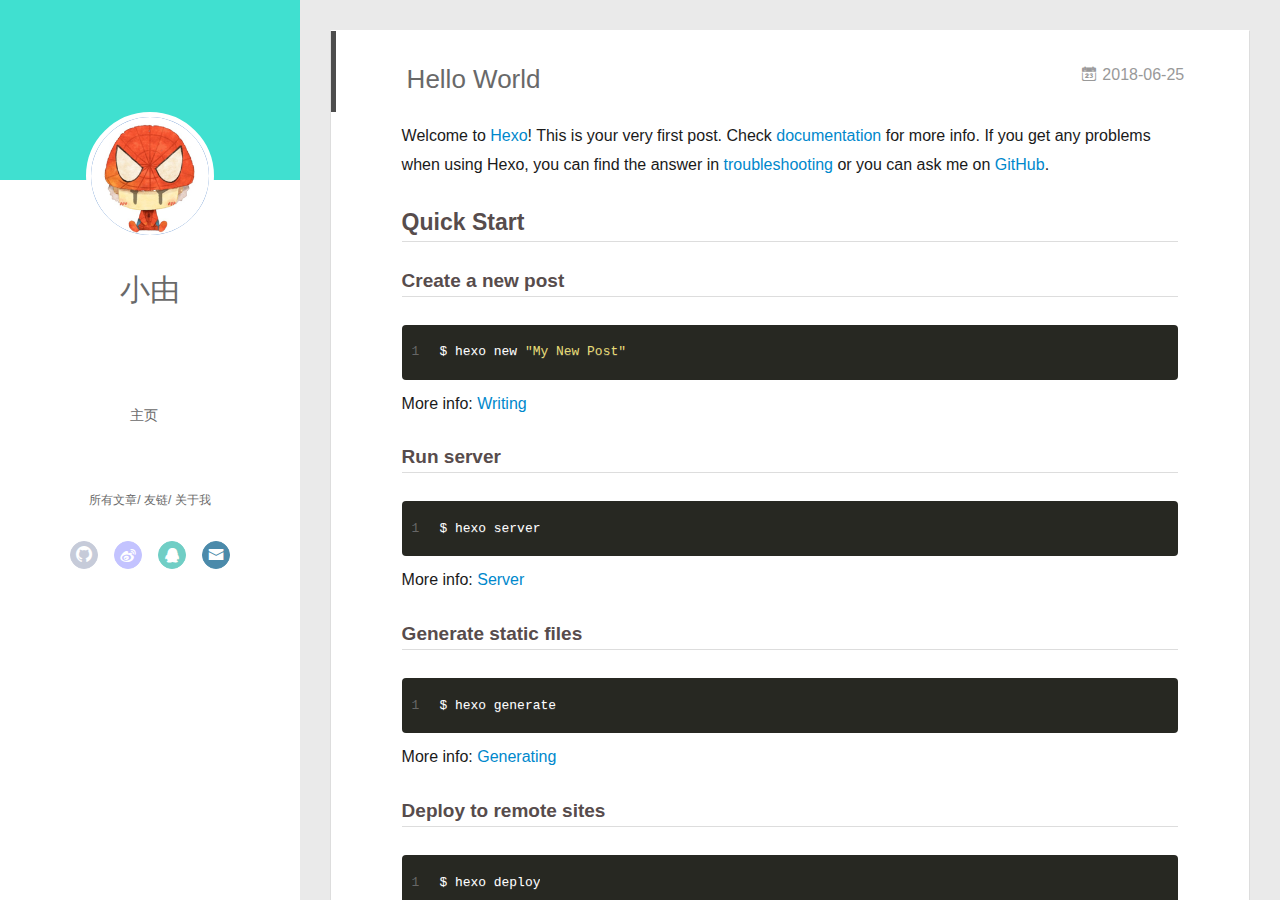
<file: index.html>
<!DOCTYPE html>
<html>
<head>
  <meta charset="utf-8">
  
  <meta name="renderer" content="webkit">
  <meta http-equiv="X-UA-Compatible" content="IE=edge" >
  <link rel="dns-prefetch" href="https://github.com/xiaoyoutongzhi">
  <title>小由同志的博客</title>
  <meta name="viewport" content="width=device-width, initial-scale=1, maximum-scale=1">
  <meta name="description" content="知识记录">
<meta name="keywords" content="前端,js,jquery,javascript,html5,开发者,程序猿,程序媛,极客,编程,代码,开源,IT网站,Developer,Programmer,Coder,Geek,html,css,css3,用户体验">
<meta property="og:type" content="website">
<meta property="og:title" content="小由同志的博客">
<meta property="og:url" content="https://github.com/xiaoyoutongzhi/index.html">
<meta property="og:site_name" content="小由同志的博客">
<meta property="og:description" content="知识记录">
<meta property="og:locale" content="中文/英文">
<meta name="twitter:card" content="summary">
<meta name="twitter:title" content="小由同志的博客">
<meta name="twitter:description" content="知识记录">
  
    <link rel="alternative" href="/atom.xml" title="小由同志的博客" type="application/atom+xml">
  
  
    <link rel="icon" href="/favicon.png">
  
  <link rel="stylesheet" type="text/css" href="/./main.0cf68a.css">
  <style type="text/css">
  
    #container.show {
      background: linear-gradient(200deg,#a0cfe4,#e8c37e);
    }
  </style>
  

  

</head>

<body>
  <div id="container" q-class="show:isCtnShow">
    <canvas id="anm-canvas" class="anm-canvas"></canvas>
    <div class="left-col" q-class="show:isShow">
      
<div class="overlay" style="background: #40e0d0"></div>
<div class="intrude-less">
	<header id="header" class="inner">
		<a href="/" class="profilepic">
			<img src="/assets/img/upic.jpg" class="js-avatar">
		</a>
		<hgroup>
		  <h1 class="header-author"><a href="/">小由</a></h1>
		</hgroup>
		

		<nav class="header-menu">
			<ul>
			
				<li><a href="https://xiaoyoutongzhi.github.io/">主页</a></li>
	        
			</ul>
		</nav>
		<nav class="header-smart-menu">
    		
    			
    			<a q-on="click: openSlider(e, 'innerArchive')" href="javascript:void(0)">所有文章</a>
    			
            
    			
    			<a q-on="click: openSlider(e, 'friends')" href="javascript:void(0)">友链</a>
    			
            
    			
    			<a q-on="click: openSlider(e, 'aboutme')" href="javascript:void(0)">关于我</a>
    			
            
		</nav>
		<nav class="header-nav">
			<div class="social">
				
					<a class="github" target="_blank" href="https://github.com/xiaoyoutongzhi" title="github"><i class="icon-github"></i></a>
		        
					<a class="weibo" target="_blank" href="http://weibo.com/u/6551832980" title="weibo"><i class="icon-weibo"></i></a>
		        
					<a class="qq" target="_blank" href="http://wpa.qq.com/msgrd?v=3&amp;uin=526777176&amp;site=qq&amp;menu=yes" title="qq"><i class="icon-qq"></i></a>
		        
					<a class="mail" target="_blank" href="mailto:526777176@qq.com" title="mail"><i class="icon-mail"></i></a>
		        
			</div>
		</nav>
	</header>		
</div>

    </div>
    <div class="mid-col" q-class="show:isShow,hide:isShow|isFalse">
      
<nav id="mobile-nav">
  	<div class="overlay js-overlay" style="background: #40e0d0"></div>
	<div class="btnctn js-mobile-btnctn">
  		<div class="slider-trigger list" q-on="click: openSlider(e)"><i class="icon icon-sort"></i></div>
	</div>
	<div class="intrude-less">
		<header id="header" class="inner">
			<div class="profilepic">
				<img src="/assets/img/upic.jpg" class="js-avatar">
			</div>
			<hgroup>
			  <h1 class="header-author js-header-author">小由</h1>
			</hgroup>
			
			
			
				
			
			
			
			<nav class="header-nav">
				<div class="social">
					
						<a class="github" target="_blank" href="https://github.com/xiaoyoutongzhi" title="github"><i class="icon-github"></i></a>
			        
						<a class="weibo" target="_blank" href="http://weibo.com/u/6551832980" title="weibo"><i class="icon-weibo"></i></a>
			        
						<a class="qq" target="_blank" href="http://wpa.qq.com/msgrd?v=3&amp;uin=526777176&amp;site=qq&amp;menu=yes" title="qq"><i class="icon-qq"></i></a>
			        
						<a class="mail" target="_blank" href="mailto:526777176@qq.com" title="mail"><i class="icon-mail"></i></a>
			        
				</div>
			</nav>

			<nav class="header-menu js-header-menu">
				<ul style="width: 50%">
				
				
					<li style="width: 100%"><a href="https://xiaoyoutongzhi.github.io/">主页</a></li>
		        
				</ul>
			</nav>
		</header>				
	</div>
	<div class="mobile-mask" style="display:none" q-show="isShow"></div>
</nav>

      <div id="wrapper" class="body-wrap">
        <div class="menu-l">
          <div class="canvas-wrap">
            <canvas data-colors="#eaeaea" data-sectionHeight="100" data-contentId="js-content" id="myCanvas1" class="anm-canvas"></canvas>
          </div>
          <div id="js-content" class="content-ll">
            
  
    <article id="post-hello-world" class="article article-type-post  article-index" itemscope itemprop="blogPost">
  <div class="article-inner">
    
      <header class="article-header">
        
  
    <h1 itemprop="name">
      <a class="article-title" href="/2018/06/25/hello-world/">Hello World</a>
    </h1>
  

        
        <a href="/2018/06/25/hello-world/" class="archive-article-date">
  	<time datetime="2018-06-25T08:41:17.458Z" itemprop="datePublished"><i class="icon-calendar icon"></i>2018-06-25</time>
</a>
        
      </header>
    
    <div class="article-entry" itemprop="articleBody">
      
        <p>Welcome to <a href="https://hexo.io/" target="_blank" rel="noopener">Hexo</a>! This is your very first post. Check <a href="https://hexo.io/docs/" target="_blank" rel="noopener">documentation</a> for more info. If you get any problems when using Hexo, you can find the answer in <a href="https://hexo.io/docs/troubleshooting.html" target="_blank" rel="noopener">troubleshooting</a> or you can ask me on <a href="https://github.com/hexojs/hexo/issues">GitHub</a>.</p>
<h2 id="Quick-Start"><a href="#Quick-Start" class="headerlink" title="Quick Start"></a>Quick Start</h2><h3 id="Create-a-new-post"><a href="#Create-a-new-post" class="headerlink" title="Create a new post"></a>Create a new post</h3><figure class="highlight bash"><table><tr><td class="gutter"><pre><span class="line">1</span><br></pre></td><td class="code"><pre><span class="line">$ hexo new <span class="string">"My New Post"</span></span><br></pre></td></tr></table></figure>
<p>More info: <a href="https://hexo.io/docs/writing.html" target="_blank" rel="noopener">Writing</a></p>
<h3 id="Run-server"><a href="#Run-server" class="headerlink" title="Run server"></a>Run server</h3><figure class="highlight bash"><table><tr><td class="gutter"><pre><span class="line">1</span><br></pre></td><td class="code"><pre><span class="line">$ hexo server</span><br></pre></td></tr></table></figure>
<p>More info: <a href="https://hexo.io/docs/server.html" target="_blank" rel="noopener">Server</a></p>
<h3 id="Generate-static-files"><a href="#Generate-static-files" class="headerlink" title="Generate static files"></a>Generate static files</h3><figure class="highlight bash"><table><tr><td class="gutter"><pre><span class="line">1</span><br></pre></td><td class="code"><pre><span class="line">$ hexo generate</span><br></pre></td></tr></table></figure>
<p>More info: <a href="https://hexo.io/docs/generating.html" target="_blank" rel="noopener">Generating</a></p>
<h3 id="Deploy-to-remote-sites"><a href="#Deploy-to-remote-sites" class="headerlink" title="Deploy to remote sites"></a>Deploy to remote sites</h3><figure class="highlight bash"><table><tr><td class="gutter"><pre><span class="line">1</span><br></pre></td><td class="code"><pre><span class="line">$ hexo deploy</span><br></pre></td></tr></table></figure>
<p>More info: <a href="https://hexo.io/docs/deployment.html" target="_blank" rel="noopener">Deployment</a></p>

      

      
    </div>
    <div class="article-info article-info-index">
      
      
      

      
        <p class="article-more-link">
          <a class="article-more-a" href="/2018/06/25/hello-world/">展开全文 >></a>
        </p>
      

      
      <div class="clearfix"></div>
    </div>
  </div>
</article>

<aside class="wrap-side-operation">
    <div class="mod-side-operation">
        
        <div class="jump-container" id="js-jump-container" style="display:none;">
            <a href="javascript:void(0)" class="mod-side-operation__jump-to-top">
                <i class="icon-font icon-back"></i>
            </a>
            <div id="js-jump-plan-container" class="jump-plan-container" style="top: -11px;">
                <i class="icon-font icon-plane jump-plane"></i>
            </div>
        </div>
        
        
    </div>
</aside>




  
    <article id="post-jquery" class="article article-type-post  article-index" itemscope itemprop="blogPost">
  <div class="article-inner">
    
      <header class="article-header">
        
  
    <h1 itemprop="name">
      <a class="article-title" href="/2018/05/17/jquery/">记录jQuery实用小技巧</a>
    </h1>
  

        
        <a href="/2018/05/17/jquery/" class="archive-article-date">
  	<time datetime="2018-05-17T07:21:00.000Z" itemprop="datePublished"><i class="icon-calendar icon"></i>2018-05-17</time>
</a>
        
      </header>
    
    <div class="article-entry" itemprop="articleBody">
      
        <h4 id="1-预加载图片"><a href="#1-预加载图片" class="headerlink" title="1.预加载图片"></a>1.预加载图片</h4><figure class="highlight plain"><table><tr><td class="gutter"><pre><span class="line">1</span><br><span class="line">2</span><br><span class="line">3</span><br><span class="line">4</span><br><span class="line">5</span><br><span class="line">6</span><br><span class="line">7</span><br></pre></td><td class="code"><pre><span class="line">$.preloadImages = function () &#123;</span><br><span class="line">  for (var i = 0; i &lt; arguments.length; i++) &#123;</span><br><span class="line">    $(&apos;&lt;img&gt;&apos;).attr(&apos;src&apos;, arguments[i]);</span><br><span class="line">  &#125;</span><br><span class="line">&#125;;</span><br><span class="line"></span><br><span class="line">$.preloadImages(&apos;img/hover-on.png&apos;, &apos;img/hover-off.png&apos;);</span><br></pre></td></tr></table></figure>
<h4 id="2-检查图片是否加载完毕"><a href="#2-检查图片是否加载完毕" class="headerlink" title="2.检查图片是否加载完毕"></a>2.检查图片是否加载完毕</h4><figure class="highlight plain"><table><tr><td class="gutter"><pre><span class="line">1</span><br><span class="line">2</span><br><span class="line">3</span><br></pre></td><td class="code"><pre><span class="line">$(&apos;img&apos;).load(function () &#123;</span><br><span class="line">    console.log(&apos;image load successful&apos;);</span><br><span class="line">&#125;);</span><br></pre></td></tr></table></figure>
<h4 id="3-自动修复损坏的图片"><a href="#3-自动修复损坏的图片" class="headerlink" title="3.自动修复损坏的图片"></a>3.自动修复损坏的图片</h4><figure class="highlight plain"><table><tr><td class="gutter"><pre><span class="line">1</span><br><span class="line">2</span><br><span class="line">3</span><br></pre></td><td class="code"><pre><span class="line">$(&apos;img&apos;).on(&apos;error&apos;, function () &#123;</span><br><span class="line">  $(this).prop(&apos;src&apos;, &apos;img/broken.png&apos;);</span><br><span class="line">&#125;);</span><br></pre></td></tr></table></figure>
<h4 id="4-Hover-上的-Class-切换"><a href="#4-Hover-上的-Class-切换" class="headerlink" title="4.Hover 上的 Class 切换"></a>4.Hover 上的 Class 切换</h4><figure class="highlight plain"><table><tr><td class="gutter"><pre><span class="line">1</span><br><span class="line">2</span><br><span class="line">3</span><br><span class="line">4</span><br><span class="line">5</span><br></pre></td><td class="code"><pre><span class="line">$(&apos;.btn&apos;).hover(function () &#123;</span><br><span class="line">    $(this).addClass(&apos;hover&apos;);</span><br><span class="line">&#125;, function () &#123;</span><br><span class="line">    $(this).removeClass(&apos;hover&apos;);</span><br><span class="line">&#125;);</span><br></pre></td></tr></table></figure>
<h4 id="5-使两个-Div-高度一样"><a href="#5-使两个-Div-高度一样" class="headerlink" title="5.使两个 Div 高度一样"></a>5.使两个 Div 高度一样</h4><figure class="highlight plain"><table><tr><td class="gutter"><pre><span class="line">1</span><br></pre></td><td class="code"><pre><span class="line">$(&apos;.div&apos;).css(&apos;min-height&apos;, $(&apos;.main-div&apos;).height());</span><br></pre></td></tr></table></figure>
<h4 id="6-视觉改变触发"><a href="#6-视觉改变触发" class="headerlink" title="6.视觉改变触发"></a>6.视觉改变触发</h4><p> 当用户焦点在另外一个标签上，或重新回到标签时，触发 JavaScript：</p>
<figure class="highlight plain"><table><tr><td class="gutter"><pre><span class="line">1</span><br><span class="line">2</span><br><span class="line">3</span><br><span class="line">4</span><br><span class="line">5</span><br><span class="line">6</span><br><span class="line">7</span><br><span class="line">8</span><br></pre></td><td class="code"><pre><span class="line"></span><br><span class="line">$(document).on(&apos;visibilitychange&apos;, function (e) &#123;</span><br><span class="line">  if (e.target.visibilityState === &quot;visible&quot;) &#123;</span><br><span class="line">    console.log(&apos;Tab is now in view!&apos;);</span><br><span class="line">  &#125; else if (e.target.visibilityState === &quot;hidden&quot;) &#123;</span><br><span class="line">    console.log(&apos;Tab is now hidden!&apos;);</span><br><span class="line">  &#125;</span><br><span class="line">&#125;);</span><br></pre></td></tr></table></figure>

      

      
    </div>
    <div class="article-info article-info-index">
      
      
	<div class="article-tag tagcloud">
		<i class="icon-price-tags icon"></i>
		<ul class="article-tag-list">
			 
        		<li class="article-tag-list-item">
        			<a href="javascript:void(0)" class="js-tag article-tag-list-link color3">jQuery , 小技巧</a>
        		</li>
      		
		</ul>
	</div>

      

      
        <p class="article-more-link">
          <a class="article-more-a" href="/2018/05/17/jquery/">展开全文 >></a>
        </p>
      

      
      <div class="clearfix"></div>
    </div>
  </div>
</article>

<aside class="wrap-side-operation">
    <div class="mod-side-operation">
        
        <div class="jump-container" id="js-jump-container" style="display:none;">
            <a href="javascript:void(0)" class="mod-side-operation__jump-to-top">
                <i class="icon-font icon-back"></i>
            </a>
            <div id="js-jump-plan-container" class="jump-plan-container" style="top: -11px;">
                <i class="icon-font icon-plane jump-plane"></i>
            </div>
        </div>
        
        
    </div>
</aside>




  
    <article id="post-firstbg" class="article article-type-post  article-index" itemscope itemprop="blogPost">
  <div class="article-inner">
    
      <header class="article-header">
        
  
    <h1 itemprop="name">
      <a class="article-title" href="/2018/05/14/firstbg/">由思佳的博客</a>
    </h1>
  

        
        <a href="/2018/05/14/firstbg/" class="archive-article-date">
  	<time datetime="2018-05-14T06:34:32.000Z" itemprop="datePublished"><i class="icon-calendar icon"></i>2018-05-14</time>
</a>
        
      </header>
    
    <div class="article-entry" itemprop="articleBody">
      
        <p> Hi ! 博客搭建 : <a href="https://www.cnblogs.com/liuxianan/p/build-blog-website-by-hexo-github.html" target="_blank" rel="noopener">https://www.cnblogs.com/liuxianan/p/build-blog-website-by-hexo-github.html</a></p>
<p> 博客访问地址 : <a href="https://xiaoyoutongzhi.github.io/" target="_blank" rel="noopener">https://xiaoyoutongzhi.github.io/</a></p>
<p>hexo官网: <a href="https://hexo.io/zh-cn/docs/generating.html" target="_blank" rel="noopener">https://hexo.io/zh-cn/docs/generating.html</a></p>
<p> 1.$ hexo new “My New Post” 新建一个页面</p>
<p> 2.$ hexo server  在本地4000端口打开</p>
<p> 3.$ hexo generate –watch 监听文件变动(热替换)</p>
<p> 4.hexo deploy 上传到git-hub</p>
<p> 5.访问地址吧…</p>

      

      
    </div>
    <div class="article-info article-info-index">
      
      
      

      
        <p class="article-more-link">
          <a class="article-more-a" href="/2018/05/14/firstbg/">展开全文 >></a>
        </p>
      

      
      <div class="clearfix"></div>
    </div>
  </div>
</article>

<aside class="wrap-side-operation">
    <div class="mod-side-operation">
        
        <div class="jump-container" id="js-jump-container" style="display:none;">
            <a href="javascript:void(0)" class="mod-side-operation__jump-to-top">
                <i class="icon-font icon-back"></i>
            </a>
            <div id="js-jump-plan-container" class="jump-plan-container" style="top: -11px;">
                <i class="icon-font icon-plane jump-plane"></i>
            </div>
        </div>
        
        
    </div>
</aside>




  
  


          </div>
        </div>
      </div>
      <footer id="footer">
  <div class="outer">
    <div id="footer-info">
    	<div class="footer-left">
    		&copy; 2018 小由
    	</div>
      	<div class="footer-right">
      		<a href="http://hexo.io/" target="_blank">Hexo</a>  Theme <a href="https://github.com/litten/hexo-theme-yilia" target="_blank">Yilia</a> by Litten
      	</div>
    </div>
  </div>
</footer>
    </div>
    <script>
	var yiliaConfig = {
		mathjax: false,
		isHome: true,
		isPost: false,
		isArchive: false,
		isTag: false,
		isCategory: false,
		open_in_new: false,
		toc_hide_index: true,
		root: "/",
		innerArchive: true,
		showTags: false
	}
</script>

<script>!function(t){function n(e){if(r[e])return r[e].exports;var i=r[e]={exports:{},id:e,loaded:!1};return t[e].call(i.exports,i,i.exports,n),i.loaded=!0,i.exports}var r={};n.m=t,n.c=r,n.p="./",n(0)}([function(t,n,r){r(195),t.exports=r(191)},function(t,n,r){var e=r(3),i=r(52),o=r(27),u=r(28),c=r(53),f="prototype",a=function(t,n,r){var s,l,h,v,p=t&a.F,d=t&a.G,y=t&a.S,g=t&a.P,b=t&a.B,m=d?e:y?e[n]||(e[n]={}):(e[n]||{})[f],x=d?i:i[n]||(i[n]={}),w=x[f]||(x[f]={});d&&(r=n);for(s in r)l=!p&&m&&void 0!==m[s],h=(l?m:r)[s],v=b&&l?c(h,e):g&&"function"==typeof h?c(Function.call,h):h,m&&u(m,s,h,t&a.U),x[s]!=h&&o(x,s,v),g&&w[s]!=h&&(w[s]=h)};e.core=i,a.F=1,a.G=2,a.S=4,a.P=8,a.B=16,a.W=32,a.U=64,a.R=128,t.exports=a},function(t,n,r){var e=r(6);t.exports=function(t){if(!e(t))throw TypeError(t+" is not an object!");return t}},function(t,n){var r=t.exports="undefined"!=typeof window&&window.Math==Math?window:"undefined"!=typeof self&&self.Math==Math?self:Function("return this")();"number"==typeof __g&&(__g=r)},function(t,n){t.exports=function(t){try{return!!t()}catch(t){return!0}}},function(t,n){var r=t.exports="undefined"!=typeof window&&window.Math==Math?window:"undefined"!=typeof self&&self.Math==Math?self:Function("return this")();"number"==typeof __g&&(__g=r)},function(t,n){t.exports=function(t){return"object"==typeof t?null!==t:"function"==typeof t}},function(t,n,r){var e=r(126)("wks"),i=r(76),o=r(3).Symbol,u="function"==typeof o;(t.exports=function(t){return e[t]||(e[t]=u&&o[t]||(u?o:i)("Symbol."+t))}).store=e},function(t,n){var r={}.hasOwnProperty;t.exports=function(t,n){return r.call(t,n)}},function(t,n,r){var e=r(94),i=r(33);t.exports=function(t){return e(i(t))}},function(t,n,r){t.exports=!r(4)(function(){return 7!=Object.defineProperty({},"a",{get:function(){return 7}}).a})},function(t,n,r){var e=r(2),i=r(167),o=r(50),u=Object.defineProperty;n.f=r(10)?Object.defineProperty:function(t,n,r){if(e(t),n=o(n,!0),e(r),i)try{return u(t,n,r)}catch(t){}if("get"in r||"set"in r)throw TypeError("Accessors not supported!");return"value"in r&&(t[n]=r.value),t}},function(t,n,r){t.exports=!r(18)(function(){return 7!=Object.defineProperty({},"a",{get:function(){return 7}}).a})},function(t,n,r){var e=r(14),i=r(22);t.exports=r(12)?function(t,n,r){return e.f(t,n,i(1,r))}:function(t,n,r){return t[n]=r,t}},function(t,n,r){var e=r(20),i=r(58),o=r(42),u=Object.defineProperty;n.f=r(12)?Object.defineProperty:function(t,n,r){if(e(t),n=o(n,!0),e(r),i)try{return u(t,n,r)}catch(t){}if("get"in r||"set"in r)throw TypeError("Accessors not supported!");return"value"in r&&(t[n]=r.value),t}},function(t,n,r){var e=r(40)("wks"),i=r(23),o=r(5).Symbol,u="function"==typeof o;(t.exports=function(t){return e[t]||(e[t]=u&&o[t]||(u?o:i)("Symbol."+t))}).store=e},function(t,n,r){var e=r(67),i=Math.min;t.exports=function(t){return t>0?i(e(t),9007199254740991):0}},function(t,n,r){var e=r(46);t.exports=function(t){return Object(e(t))}},function(t,n){t.exports=function(t){try{return!!t()}catch(t){return!0}}},function(t,n,r){var e=r(63),i=r(34);t.exports=Object.keys||function(t){return e(t,i)}},function(t,n,r){var e=r(21);t.exports=function(t){if(!e(t))throw TypeError(t+" is not an object!");return t}},function(t,n){t.exports=function(t){return"object"==typeof t?null!==t:"function"==typeof t}},function(t,n){t.exports=function(t,n){return{enumerable:!(1&t),configurable:!(2&t),writable:!(4&t),value:n}}},function(t,n){var r=0,e=Math.random();t.exports=function(t){return"Symbol(".concat(void 0===t?"":t,")_",(++r+e).toString(36))}},function(t,n){var r={}.hasOwnProperty;t.exports=function(t,n){return r.call(t,n)}},function(t,n){var r=t.exports={version:"2.4.0"};"number"==typeof __e&&(__e=r)},function(t,n){t.exports=function(t){if("function"!=typeof t)throw TypeError(t+" is not a function!");return t}},function(t,n,r){var e=r(11),i=r(66);t.exports=r(10)?function(t,n,r){return e.f(t,n,i(1,r))}:function(t,n,r){return t[n]=r,t}},function(t,n,r){var e=r(3),i=r(27),o=r(24),u=r(76)("src"),c="toString",f=Function[c],a=(""+f).split(c);r(52).inspectSource=function(t){return f.call(t)},(t.exports=function(t,n,r,c){var f="function"==typeof r;f&&(o(r,"name")||i(r,"name",n)),t[n]!==r&&(f&&(o(r,u)||i(r,u,t[n]?""+t[n]:a.join(String(n)))),t===e?t[n]=r:c?t[n]?t[n]=r:i(t,n,r):(delete t[n],i(t,n,r)))})(Function.prototype,c,function(){return"function"==typeof this&&this[u]||f.call(this)})},function(t,n,r){var e=r(1),i=r(4),o=r(46),u=function(t,n,r,e){var i=String(o(t)),u="<"+n;return""!==r&&(u+=" "+r+'="'+String(e).replace(/"/g,"&quot;")+'"'),u+">"+i+"</"+n+">"};t.exports=function(t,n){var r={};r[t]=n(u),e(e.P+e.F*i(function(){var n=""[t]('"');return n!==n.toLowerCase()||n.split('"').length>3}),"String",r)}},function(t,n,r){var e=r(115),i=r(46);t.exports=function(t){return e(i(t))}},function(t,n,r){var e=r(116),i=r(66),o=r(30),u=r(50),c=r(24),f=r(167),a=Object.getOwnPropertyDescriptor;n.f=r(10)?a:function(t,n){if(t=o(t),n=u(n,!0),f)try{return a(t,n)}catch(t){}if(c(t,n))return i(!e.f.call(t,n),t[n])}},function(t,n,r){var e=r(24),i=r(17),o=r(145)("IE_PROTO"),u=Object.prototype;t.exports=Object.getPrototypeOf||function(t){return t=i(t),e(t,o)?t[o]:"function"==typeof t.constructor&&t instanceof t.constructor?t.constructor.prototype:t instanceof Object?u:null}},function(t,n){t.exports=function(t){if(void 0==t)throw TypeError("Can't call method on  "+t);return t}},function(t,n){t.exports="constructor,hasOwnProperty,isPrototypeOf,propertyIsEnumerable,toLocaleString,toString,valueOf".split(",")},function(t,n){t.exports={}},function(t,n){t.exports=!0},function(t,n){n.f={}.propertyIsEnumerable},function(t,n,r){var e=r(14).f,i=r(8),o=r(15)("toStringTag");t.exports=function(t,n,r){t&&!i(t=r?t:t.prototype,o)&&e(t,o,{configurable:!0,value:n})}},function(t,n,r){var e=r(40)("keys"),i=r(23);t.exports=function(t){return e[t]||(e[t]=i(t))}},function(t,n,r){var e=r(5),i="__core-js_shared__",o=e[i]||(e[i]={});t.exports=function(t){return o[t]||(o[t]={})}},function(t,n){var r=Math.ceil,e=Math.floor;t.exports=function(t){return isNaN(t=+t)?0:(t>0?e:r)(t)}},function(t,n,r){var e=r(21);t.exports=function(t,n){if(!e(t))return t;var r,i;if(n&&"function"==typeof(r=t.toString)&&!e(i=r.call(t)))return i;if("function"==typeof(r=t.valueOf)&&!e(i=r.call(t)))return i;if(!n&&"function"==typeof(r=t.toString)&&!e(i=r.call(t)))return i;throw TypeError("Can't convert object to primitive value")}},function(t,n,r){var e=r(5),i=r(25),o=r(36),u=r(44),c=r(14).f;t.exports=function(t){var n=i.Symbol||(i.Symbol=o?{}:e.Symbol||{});"_"==t.charAt(0)||t in n||c(n,t,{value:u.f(t)})}},function(t,n,r){n.f=r(15)},function(t,n){var r={}.toString;t.exports=function(t){return r.call(t).slice(8,-1)}},function(t,n){t.exports=function(t){if(void 0==t)throw TypeError("Can't call method on  "+t);return t}},function(t,n,r){var e=r(4);t.exports=function(t,n){return!!t&&e(function(){n?t.call(null,function(){},1):t.call(null)})}},function(t,n,r){var e=r(53),i=r(115),o=r(17),u=r(16),c=r(203);t.exports=function(t,n){var r=1==t,f=2==t,a=3==t,s=4==t,l=6==t,h=5==t||l,v=n||c;return function(n,c,p){for(var d,y,g=o(n),b=i(g),m=e(c,p,3),x=u(b.length),w=0,S=r?v(n,x):f?v(n,0):void 0;x>w;w++)if((h||w in b)&&(d=b[w],y=m(d,w,g),t))if(r)S[w]=y;else if(y)switch(t){case 3:return!0;case 5:return d;case 6:return w;case 2:S.push(d)}else if(s)return!1;return l?-1:a||s?s:S}}},function(t,n,r){var e=r(1),i=r(52),o=r(4);t.exports=function(t,n){var r=(i.Object||{})[t]||Object[t],u={};u[t]=n(r),e(e.S+e.F*o(function(){r(1)}),"Object",u)}},function(t,n,r){var e=r(6);t.exports=function(t,n){if(!e(t))return t;var r,i;if(n&&"function"==typeof(r=t.toString)&&!e(i=r.call(t)))return i;if("function"==typeof(r=t.valueOf)&&!e(i=r.call(t)))return i;if(!n&&"function"==typeof(r=t.toString)&&!e(i=r.call(t)))return i;throw TypeError("Can't convert object to primitive value")}},function(t,n,r){var e=r(5),i=r(25),o=r(91),u=r(13),c="prototype",f=function(t,n,r){var a,s,l,h=t&f.F,v=t&f.G,p=t&f.S,d=t&f.P,y=t&f.B,g=t&f.W,b=v?i:i[n]||(i[n]={}),m=b[c],x=v?e:p?e[n]:(e[n]||{})[c];v&&(r=n);for(a in r)(s=!h&&x&&void 0!==x[a])&&a in b||(l=s?x[a]:r[a],b[a]=v&&"function"!=typeof x[a]?r[a]:y&&s?o(l,e):g&&x[a]==l?function(t){var n=function(n,r,e){if(this instanceof t){switch(arguments.length){case 0:return new t;case 1:return new t(n);case 2:return new t(n,r)}return new t(n,r,e)}return t.apply(this,arguments)};return n[c]=t[c],n}(l):d&&"function"==typeof l?o(Function.call,l):l,d&&((b.virtual||(b.virtual={}))[a]=l,t&f.R&&m&&!m[a]&&u(m,a,l)))};f.F=1,f.G=2,f.S=4,f.P=8,f.B=16,f.W=32,f.U=64,f.R=128,t.exports=f},function(t,n){var r=t.exports={version:"2.4.0"};"number"==typeof __e&&(__e=r)},function(t,n,r){var e=r(26);t.exports=function(t,n,r){if(e(t),void 0===n)return t;switch(r){case 1:return function(r){return t.call(n,r)};case 2:return function(r,e){return t.call(n,r,e)};case 3:return function(r,e,i){return t.call(n,r,e,i)}}return function(){return t.apply(n,arguments)}}},function(t,n,r){var e=r(183),i=r(1),o=r(126)("metadata"),u=o.store||(o.store=new(r(186))),c=function(t,n,r){var i=u.get(t);if(!i){if(!r)return;u.set(t,i=new e)}var o=i.get(n);if(!o){if(!r)return;i.set(n,o=new e)}return o},f=function(t,n,r){var e=c(n,r,!1);return void 0!==e&&e.has(t)},a=function(t,n,r){var e=c(n,r,!1);return void 0===e?void 0:e.get(t)},s=function(t,n,r,e){c(r,e,!0).set(t,n)},l=function(t,n){var r=c(t,n,!1),e=[];return r&&r.forEach(function(t,n){e.push(n)}),e},h=function(t){return void 0===t||"symbol"==typeof t?t:String(t)},v=function(t){i(i.S,"Reflect",t)};t.exports={store:u,map:c,has:f,get:a,set:s,keys:l,key:h,exp:v}},function(t,n,r){"use strict";if(r(10)){var e=r(69),i=r(3),o=r(4),u=r(1),c=r(127),f=r(152),a=r(53),s=r(68),l=r(66),h=r(27),v=r(73),p=r(67),d=r(16),y=r(75),g=r(50),b=r(24),m=r(180),x=r(114),w=r(6),S=r(17),_=r(137),O=r(70),E=r(32),P=r(71).f,j=r(154),F=r(76),M=r(7),A=r(48),N=r(117),T=r(146),I=r(155),k=r(80),L=r(123),R=r(74),C=r(130),D=r(160),U=r(11),W=r(31),G=U.f,B=W.f,V=i.RangeError,z=i.TypeError,q=i.Uint8Array,K="ArrayBuffer",J="Shared"+K,Y="BYTES_PER_ELEMENT",H="prototype",$=Array[H],X=f.ArrayBuffer,Q=f.DataView,Z=A(0),tt=A(2),nt=A(3),rt=A(4),et=A(5),it=A(6),ot=N(!0),ut=N(!1),ct=I.values,ft=I.keys,at=I.entries,st=$.lastIndexOf,lt=$.reduce,ht=$.reduceRight,vt=$.join,pt=$.sort,dt=$.slice,yt=$.toString,gt=$.toLocaleString,bt=M("iterator"),mt=M("toStringTag"),xt=F("typed_constructor"),wt=F("def_constructor"),St=c.CONSTR,_t=c.TYPED,Ot=c.VIEW,Et="Wrong length!",Pt=A(1,function(t,n){return Tt(T(t,t[wt]),n)}),jt=o(function(){return 1===new q(new Uint16Array([1]).buffer)[0]}),Ft=!!q&&!!q[H].set&&o(function(){new q(1).set({})}),Mt=function(t,n){if(void 0===t)throw z(Et);var r=+t,e=d(t);if(n&&!m(r,e))throw V(Et);return e},At=function(t,n){var r=p(t);if(r<0||r%n)throw V("Wrong offset!");return r},Nt=function(t){if(w(t)&&_t in t)return t;throw z(t+" is not a typed array!")},Tt=function(t,n){if(!(w(t)&&xt in t))throw z("It is not a typed array constructor!");return new t(n)},It=function(t,n){return kt(T(t,t[wt]),n)},kt=function(t,n){for(var r=0,e=n.length,i=Tt(t,e);e>r;)i[r]=n[r++];return i},Lt=function(t,n,r){G(t,n,{get:function(){return this._d[r]}})},Rt=function(t){var n,r,e,i,o,u,c=S(t),f=arguments.length,s=f>1?arguments[1]:void 0,l=void 0!==s,h=j(c);if(void 0!=h&&!_(h)){for(u=h.call(c),e=[],n=0;!(o=u.next()).done;n++)e.push(o.value);c=e}for(l&&f>2&&(s=a(s,arguments[2],2)),n=0,r=d(c.length),i=Tt(this,r);r>n;n++)i[n]=l?s(c[n],n):c[n];return i},Ct=function(){for(var t=0,n=arguments.length,r=Tt(this,n);n>t;)r[t]=arguments[t++];return r},Dt=!!q&&o(function(){gt.call(new q(1))}),Ut=function(){return gt.apply(Dt?dt.call(Nt(this)):Nt(this),arguments)},Wt={copyWithin:function(t,n){return D.call(Nt(this),t,n,arguments.length>2?arguments[2]:void 0)},every:function(t){return rt(Nt(this),t,arguments.length>1?arguments[1]:void 0)},fill:function(t){return C.apply(Nt(this),arguments)},filter:function(t){return It(this,tt(Nt(this),t,arguments.length>1?arguments[1]:void 0))},find:function(t){return et(Nt(this),t,arguments.length>1?arguments[1]:void 0)},findIndex:function(t){return it(Nt(this),t,arguments.length>1?arguments[1]:void 0)},forEach:function(t){Z(Nt(this),t,arguments.length>1?arguments[1]:void 0)},indexOf:function(t){return ut(Nt(this),t,arguments.length>1?arguments[1]:void 0)},includes:function(t){return ot(Nt(this),t,arguments.length>1?arguments[1]:void 0)},join:function(t){return vt.apply(Nt(this),arguments)},lastIndexOf:function(t){return st.apply(Nt(this),arguments)},map:function(t){return Pt(Nt(this),t,arguments.length>1?arguments[1]:void 0)},reduce:function(t){return lt.apply(Nt(this),arguments)},reduceRight:function(t){return ht.apply(Nt(this),arguments)},reverse:function(){for(var t,n=this,r=Nt(n).length,e=Math.floor(r/2),i=0;i<e;)t=n[i],n[i++]=n[--r],n[r]=t;return n},some:function(t){return nt(Nt(this),t,arguments.length>1?arguments[1]:void 0)},sort:function(t){return pt.call(Nt(this),t)},subarray:function(t,n){var r=Nt(this),e=r.length,i=y(t,e);return new(T(r,r[wt]))(r.buffer,r.byteOffset+i*r.BYTES_PER_ELEMENT,d((void 0===n?e:y(n,e))-i))}},Gt=function(t,n){return It(this,dt.call(Nt(this),t,n))},Bt=function(t){Nt(this);var n=At(arguments[1],1),r=this.length,e=S(t),i=d(e.length),o=0;if(i+n>r)throw V(Et);for(;o<i;)this[n+o]=e[o++]},Vt={entries:function(){return at.call(Nt(this))},keys:function(){return ft.call(Nt(this))},values:function(){return ct.call(Nt(this))}},zt=function(t,n){return w(t)&&t[_t]&&"symbol"!=typeof n&&n in t&&String(+n)==String(n)},qt=function(t,n){return zt(t,n=g(n,!0))?l(2,t[n]):B(t,n)},Kt=function(t,n,r){return!(zt(t,n=g(n,!0))&&w(r)&&b(r,"value"))||b(r,"get")||b(r,"set")||r.configurable||b(r,"writable")&&!r.writable||b(r,"enumerable")&&!r.enumerable?G(t,n,r):(t[n]=r.value,t)};St||(W.f=qt,U.f=Kt),u(u.S+u.F*!St,"Object",{getOwnPropertyDescriptor:qt,defineProperty:Kt}),o(function(){yt.call({})})&&(yt=gt=function(){return vt.call(this)});var Jt=v({},Wt);v(Jt,Vt),h(Jt,bt,Vt.values),v(Jt,{slice:Gt,set:Bt,constructor:function(){},toString:yt,toLocaleString:Ut}),Lt(Jt,"buffer","b"),Lt(Jt,"byteOffset","o"),Lt(Jt,"byteLength","l"),Lt(Jt,"length","e"),G(Jt,mt,{get:function(){return this[_t]}}),t.exports=function(t,n,r,f){f=!!f;var a=t+(f?"Clamped":"")+"Array",l="Uint8Array"!=a,v="get"+t,p="set"+t,y=i[a],g=y||{},b=y&&E(y),m=!y||!c.ABV,S={},_=y&&y[H],j=function(t,r){var e=t._d;return e.v[v](r*n+e.o,jt)},F=function(t,r,e){var i=t._d;f&&(e=(e=Math.round(e))<0?0:e>255?255:255&e),i.v[p](r*n+i.o,e,jt)},M=function(t,n){G(t,n,{get:function(){return j(this,n)},set:function(t){return F(this,n,t)},enumerable:!0})};m?(y=r(function(t,r,e,i){s(t,y,a,"_d");var o,u,c,f,l=0,v=0;if(w(r)){if(!(r instanceof X||(f=x(r))==K||f==J))return _t in r?kt(y,r):Rt.call(y,r);o=r,v=At(e,n);var p=r.byteLength;if(void 0===i){if(p%n)throw V(Et);if((u=p-v)<0)throw V(Et)}else if((u=d(i)*n)+v>p)throw V(Et);c=u/n}else c=Mt(r,!0),u=c*n,o=new X(u);for(h(t,"_d",{b:o,o:v,l:u,e:c,v:new Q(o)});l<c;)M(t,l++)}),_=y[H]=O(Jt),h(_,"constructor",y)):L(function(t){new y(null),new y(t)},!0)||(y=r(function(t,r,e,i){s(t,y,a);var o;return w(r)?r instanceof X||(o=x(r))==K||o==J?void 0!==i?new g(r,At(e,n),i):void 0!==e?new g(r,At(e,n)):new g(r):_t in r?kt(y,r):Rt.call(y,r):new g(Mt(r,l))}),Z(b!==Function.prototype?P(g).concat(P(b)):P(g),function(t){t in y||h(y,t,g[t])}),y[H]=_,e||(_.constructor=y));var A=_[bt],N=!!A&&("values"==A.name||void 0==A.name),T=Vt.values;h(y,xt,!0),h(_,_t,a),h(_,Ot,!0),h(_,wt,y),(f?new y(1)[mt]==a:mt in _)||G(_,mt,{get:function(){return a}}),S[a]=y,u(u.G+u.W+u.F*(y!=g),S),u(u.S,a,{BYTES_PER_ELEMENT:n,from:Rt,of:Ct}),Y in _||h(_,Y,n),u(u.P,a,Wt),R(a),u(u.P+u.F*Ft,a,{set:Bt}),u(u.P+u.F*!N,a,Vt),u(u.P+u.F*(_.toString!=yt),a,{toString:yt}),u(u.P+u.F*o(function(){new y(1).slice()}),a,{slice:Gt}),u(u.P+u.F*(o(function(){return[1,2].toLocaleString()!=new y([1,2]).toLocaleString()})||!o(function(){_.toLocaleString.call([1,2])})),a,{toLocaleString:Ut}),k[a]=N?A:T,e||N||h(_,bt,T)}}else t.exports=function(){}},function(t,n){var r={}.toString;t.exports=function(t){return r.call(t).slice(8,-1)}},function(t,n,r){var e=r(21),i=r(5).document,o=e(i)&&e(i.createElement);t.exports=function(t){return o?i.createElement(t):{}}},function(t,n,r){t.exports=!r(12)&&!r(18)(function(){return 7!=Object.defineProperty(r(57)("div"),"a",{get:function(){return 7}}).a})},function(t,n,r){"use strict";var e=r(36),i=r(51),o=r(64),u=r(13),c=r(8),f=r(35),a=r(96),s=r(38),l=r(103),h=r(15)("iterator"),v=!([].keys&&"next"in[].keys()),p="keys",d="values",y=function(){return this};t.exports=function(t,n,r,g,b,m,x){a(r,n,g);var w,S,_,O=function(t){if(!v&&t in F)return F[t];switch(t){case p:case d:return function(){return new r(this,t)}}return function(){return new r(this,t)}},E=n+" Iterator",P=b==d,j=!1,F=t.prototype,M=F[h]||F["@@iterator"]||b&&F[b],A=M||O(b),N=b?P?O("entries"):A:void 0,T="Array"==n?F.entries||M:M;if(T&&(_=l(T.call(new t)))!==Object.prototype&&(s(_,E,!0),e||c(_,h)||u(_,h,y)),P&&M&&M.name!==d&&(j=!0,A=function(){return M.call(this)}),e&&!x||!v&&!j&&F[h]||u(F,h,A),f[n]=A,f[E]=y,b)if(w={values:P?A:O(d),keys:m?A:O(p),entries:N},x)for(S in w)S in F||o(F,S,w[S]);else i(i.P+i.F*(v||j),n,w);return w}},function(t,n,r){var e=r(20),i=r(100),o=r(34),u=r(39)("IE_PROTO"),c=function(){},f="prototype",a=function(){var t,n=r(57)("iframe"),e=o.length;for(n.style.display="none",r(93).appendChild(n),n.src="javascript:",t=n.contentWindow.document,t.open(),t.write("<script>document.F=Object<\/script>"),t.close(),a=t.F;e--;)delete a[f][o[e]];return a()};t.exports=Object.create||function(t,n){var r;return null!==t?(c[f]=e(t),r=new c,c[f]=null,r[u]=t):r=a(),void 0===n?r:i(r,n)}},function(t,n,r){var e=r(63),i=r(34).concat("length","prototype");n.f=Object.getOwnPropertyNames||function(t){return e(t,i)}},function(t,n){n.f=Object.getOwnPropertySymbols},function(t,n,r){var e=r(8),i=r(9),o=r(90)(!1),u=r(39)("IE_PROTO");t.exports=function(t,n){var r,c=i(t),f=0,a=[];for(r in c)r!=u&&e(c,r)&&a.push(r);for(;n.length>f;)e(c,r=n[f++])&&(~o(a,r)||a.push(r));return a}},function(t,n,r){t.exports=r(13)},function(t,n,r){var e=r(76)("meta"),i=r(6),o=r(24),u=r(11).f,c=0,f=Object.isExtensible||function(){return!0},a=!r(4)(function(){return f(Object.preventExtensions({}))}),s=function(t){u(t,e,{value:{i:"O"+ ++c,w:{}}})},l=function(t,n){if(!i(t))return"symbol"==typeof t?t:("string"==typeof t?"S":"P")+t;if(!o(t,e)){if(!f(t))return"F";if(!n)return"E";s(t)}return t[e].i},h=function(t,n){if(!o(t,e)){if(!f(t))return!0;if(!n)return!1;s(t)}return t[e].w},v=function(t){return a&&p.NEED&&f(t)&&!o(t,e)&&s(t),t},p=t.exports={KEY:e,NEED:!1,fastKey:l,getWeak:h,onFreeze:v}},function(t,n){t.exports=function(t,n){return{enumerable:!(1&t),configurable:!(2&t),writable:!(4&t),value:n}}},function(t,n){var r=Math.ceil,e=Math.floor;t.exports=function(t){return isNaN(t=+t)?0:(t>0?e:r)(t)}},function(t,n){t.exports=function(t,n,r,e){if(!(t instanceof n)||void 0!==e&&e in t)throw TypeError(r+": incorrect invocation!");return t}},function(t,n){t.exports=!1},function(t,n,r){var e=r(2),i=r(173),o=r(133),u=r(145)("IE_PROTO"),c=function(){},f="prototype",a=function(){var t,n=r(132)("iframe"),e=o.length;for(n.style.display="none",r(135).appendChild(n),n.src="javascript:",t=n.contentWindow.document,t.open(),t.write("<script>document.F=Object<\/script>"),t.close(),a=t.F;e--;)delete a[f][o[e]];return a()};t.exports=Object.create||function(t,n){var r;return null!==t?(c[f]=e(t),r=new c,c[f]=null,r[u]=t):r=a(),void 0===n?r:i(r,n)}},function(t,n,r){var e=r(175),i=r(133).concat("length","prototype");n.f=Object.getOwnPropertyNames||function(t){return e(t,i)}},function(t,n,r){var e=r(175),i=r(133);t.exports=Object.keys||function(t){return e(t,i)}},function(t,n,r){var e=r(28);t.exports=function(t,n,r){for(var i in n)e(t,i,n[i],r);return t}},function(t,n,r){"use strict";var e=r(3),i=r(11),o=r(10),u=r(7)("species");t.exports=function(t){var n=e[t];o&&n&&!n[u]&&i.f(n,u,{configurable:!0,get:function(){return this}})}},function(t,n,r){var e=r(67),i=Math.max,o=Math.min;t.exports=function(t,n){return t=e(t),t<0?i(t+n,0):o(t,n)}},function(t,n){var r=0,e=Math.random();t.exports=function(t){return"Symbol(".concat(void 0===t?"":t,")_",(++r+e).toString(36))}},function(t,n,r){var e=r(33);t.exports=function(t){return Object(e(t))}},function(t,n,r){var e=r(7)("unscopables"),i=Array.prototype;void 0==i[e]&&r(27)(i,e,{}),t.exports=function(t){i[e][t]=!0}},function(t,n,r){var e=r(53),i=r(169),o=r(137),u=r(2),c=r(16),f=r(154),a={},s={},n=t.exports=function(t,n,r,l,h){var v,p,d,y,g=h?function(){return t}:f(t),b=e(r,l,n?2:1),m=0;if("function"!=typeof g)throw TypeError(t+" is not iterable!");if(o(g)){for(v=c(t.length);v>m;m++)if((y=n?b(u(p=t[m])[0],p[1]):b(t[m]))===a||y===s)return y}else for(d=g.call(t);!(p=d.next()).done;)if((y=i(d,b,p.value,n))===a||y===s)return y};n.BREAK=a,n.RETURN=s},function(t,n){t.exports={}},function(t,n,r){var e=r(11).f,i=r(24),o=r(7)("toStringTag");t.exports=function(t,n,r){t&&!i(t=r?t:t.prototype,o)&&e(t,o,{configurable:!0,value:n})}},function(t,n,r){var e=r(1),i=r(46),o=r(4),u=r(150),c="["+u+"]",f="​",a=RegExp("^"+c+c+"*"),s=RegExp(c+c+"*$"),l=function(t,n,r){var i={},c=o(function(){return!!u[t]()||f[t]()!=f}),a=i[t]=c?n(h):u[t];r&&(i[r]=a),e(e.P+e.F*c,"String",i)},h=l.trim=function(t,n){return t=String(i(t)),1&n&&(t=t.replace(a,"")),2&n&&(t=t.replace(s,"")),t};t.exports=l},function(t,n,r){t.exports={default:r(86),__esModule:!0}},function(t,n,r){t.exports={default:r(87),__esModule:!0}},function(t,n,r){"use strict";function e(t){return t&&t.__esModule?t:{default:t}}n.__esModule=!0;var i=r(84),o=e(i),u=r(83),c=e(u),f="function"==typeof c.default&&"symbol"==typeof o.default?function(t){return typeof t}:function(t){return t&&"function"==typeof c.default&&t.constructor===c.default&&t!==c.default.prototype?"symbol":typeof t};n.default="function"==typeof c.default&&"symbol"===f(o.default)?function(t){return void 0===t?"undefined":f(t)}:function(t){return t&&"function"==typeof c.default&&t.constructor===c.default&&t!==c.default.prototype?"symbol":void 0===t?"undefined":f(t)}},function(t,n,r){r(110),r(108),r(111),r(112),t.exports=r(25).Symbol},function(t,n,r){r(109),r(113),t.exports=r(44).f("iterator")},function(t,n){t.exports=function(t){if("function"!=typeof t)throw TypeError(t+" is not a function!");return t}},function(t,n){t.exports=function(){}},function(t,n,r){var e=r(9),i=r(106),o=r(105);t.exports=function(t){return function(n,r,u){var c,f=e(n),a=i(f.length),s=o(u,a);if(t&&r!=r){for(;a>s;)if((c=f[s++])!=c)return!0}else for(;a>s;s++)if((t||s in f)&&f[s]===r)return t||s||0;return!t&&-1}}},function(t,n,r){var e=r(88);t.exports=function(t,n,r){if(e(t),void 0===n)return t;switch(r){case 1:return function(r){return t.call(n,r)};case 2:return function(r,e){return t.call(n,r,e)};case 3:return function(r,e,i){return t.call(n,r,e,i)}}return function(){return t.apply(n,arguments)}}},function(t,n,r){var e=r(19),i=r(62),o=r(37);t.exports=function(t){var n=e(t),r=i.f;if(r)for(var u,c=r(t),f=o.f,a=0;c.length>a;)f.call(t,u=c[a++])&&n.push(u);return n}},function(t,n,r){t.exports=r(5).document&&document.documentElement},function(t,n,r){var e=r(56);t.exports=Object("z").propertyIsEnumerable(0)?Object:function(t){return"String"==e(t)?t.split(""):Object(t)}},function(t,n,r){var e=r(56);t.exports=Array.isArray||function(t){return"Array"==e(t)}},function(t,n,r){"use strict";var e=r(60),i=r(22),o=r(38),u={};r(13)(u,r(15)("iterator"),function(){return this}),t.exports=function(t,n,r){t.prototype=e(u,{next:i(1,r)}),o(t,n+" Iterator")}},function(t,n){t.exports=function(t,n){return{value:n,done:!!t}}},function(t,n,r){var e=r(19),i=r(9);t.exports=function(t,n){for(var r,o=i(t),u=e(o),c=u.length,f=0;c>f;)if(o[r=u[f++]]===n)return r}},function(t,n,r){var e=r(23)("meta"),i=r(21),o=r(8),u=r(14).f,c=0,f=Object.isExtensible||function(){return!0},a=!r(18)(function(){return f(Object.preventExtensions({}))}),s=function(t){u(t,e,{value:{i:"O"+ ++c,w:{}}})},l=function(t,n){if(!i(t))return"symbol"==typeof t?t:("string"==typeof t?"S":"P")+t;if(!o(t,e)){if(!f(t))return"F";if(!n)return"E";s(t)}return t[e].i},h=function(t,n){if(!o(t,e)){if(!f(t))return!0;if(!n)return!1;s(t)}return t[e].w},v=function(t){return a&&p.NEED&&f(t)&&!o(t,e)&&s(t),t},p=t.exports={KEY:e,NEED:!1,fastKey:l,getWeak:h,onFreeze:v}},function(t,n,r){var e=r(14),i=r(20),o=r(19);t.exports=r(12)?Object.defineProperties:function(t,n){i(t);for(var r,u=o(n),c=u.length,f=0;c>f;)e.f(t,r=u[f++],n[r]);return t}},function(t,n,r){var e=r(37),i=r(22),o=r(9),u=r(42),c=r(8),f=r(58),a=Object.getOwnPropertyDescriptor;n.f=r(12)?a:function(t,n){if(t=o(t),n=u(n,!0),f)try{return a(t,n)}catch(t){}if(c(t,n))return i(!e.f.call(t,n),t[n])}},function(t,n,r){var e=r(9),i=r(61).f,o={}.toString,u="object"==typeof window&&window&&Object.getOwnPropertyNames?Object.getOwnPropertyNames(window):[],c=function(t){try{return i(t)}catch(t){return u.slice()}};t.exports.f=function(t){return u&&"[object Window]"==o.call(t)?c(t):i(e(t))}},function(t,n,r){var e=r(8),i=r(77),o=r(39)("IE_PROTO"),u=Object.prototype;t.exports=Object.getPrototypeOf||function(t){return t=i(t),e(t,o)?t[o]:"function"==typeof t.constructor&&t instanceof t.constructor?t.constructor.prototype:t instanceof Object?u:null}},function(t,n,r){var e=r(41),i=r(33);t.exports=function(t){return function(n,r){var o,u,c=String(i(n)),f=e(r),a=c.length;return f<0||f>=a?t?"":void 0:(o=c.charCodeAt(f),o<55296||o>56319||f+1===a||(u=c.charCodeAt(f+1))<56320||u>57343?t?c.charAt(f):o:t?c.slice(f,f+2):u-56320+(o-55296<<10)+65536)}}},function(t,n,r){var e=r(41),i=Math.max,o=Math.min;t.exports=function(t,n){return t=e(t),t<0?i(t+n,0):o(t,n)}},function(t,n,r){var e=r(41),i=Math.min;t.exports=function(t){return t>0?i(e(t),9007199254740991):0}},function(t,n,r){"use strict";var e=r(89),i=r(97),o=r(35),u=r(9);t.exports=r(59)(Array,"Array",function(t,n){this._t=u(t),this._i=0,this._k=n},function(){var t=this._t,n=this._k,r=this._i++;return!t||r>=t.length?(this._t=void 0,i(1)):"keys"==n?i(0,r):"values"==n?i(0,t[r]):i(0,[r,t[r]])},"values"),o.Arguments=o.Array,e("keys"),e("values"),e("entries")},function(t,n){},function(t,n,r){"use strict";var e=r(104)(!0);r(59)(String,"String",function(t){this._t=String(t),this._i=0},function(){var t,n=this._t,r=this._i;return r>=n.length?{value:void 0,done:!0}:(t=e(n,r),this._i+=t.length,{value:t,done:!1})})},function(t,n,r){"use strict";var e=r(5),i=r(8),o=r(12),u=r(51),c=r(64),f=r(99).KEY,a=r(18),s=r(40),l=r(38),h=r(23),v=r(15),p=r(44),d=r(43),y=r(98),g=r(92),b=r(95),m=r(20),x=r(9),w=r(42),S=r(22),_=r(60),O=r(102),E=r(101),P=r(14),j=r(19),F=E.f,M=P.f,A=O.f,N=e.Symbol,T=e.JSON,I=T&&T.stringify,k="prototype",L=v("_hidden"),R=v("toPrimitive"),C={}.propertyIsEnumerable,D=s("symbol-registry"),U=s("symbols"),W=s("op-symbols"),G=Object[k],B="function"==typeof N,V=e.QObject,z=!V||!V[k]||!V[k].findChild,q=o&&a(function(){return 7!=_(M({},"a",{get:function(){return M(this,"a",{value:7}).a}})).a})?function(t,n,r){var e=F(G,n);e&&delete G[n],M(t,n,r),e&&t!==G&&M(G,n,e)}:M,K=function(t){var n=U[t]=_(N[k]);return n._k=t,n},J=B&&"symbol"==typeof N.iterator?function(t){return"symbol"==typeof t}:function(t){return t instanceof N},Y=function(t,n,r){return t===G&&Y(W,n,r),m(t),n=w(n,!0),m(r),i(U,n)?(r.enumerable?(i(t,L)&&t[L][n]&&(t[L][n]=!1),r=_(r,{enumerable:S(0,!1)})):(i(t,L)||M(t,L,S(1,{})),t[L][n]=!0),q(t,n,r)):M(t,n,r)},H=function(t,n){m(t);for(var r,e=g(n=x(n)),i=0,o=e.length;o>i;)Y(t,r=e[i++],n[r]);return t},$=function(t,n){return void 0===n?_(t):H(_(t),n)},X=function(t){var n=C.call(this,t=w(t,!0));return!(this===G&&i(U,t)&&!i(W,t))&&(!(n||!i(this,t)||!i(U,t)||i(this,L)&&this[L][t])||n)},Q=function(t,n){if(t=x(t),n=w(n,!0),t!==G||!i(U,n)||i(W,n)){var r=F(t,n);return!r||!i(U,n)||i(t,L)&&t[L][n]||(r.enumerable=!0),r}},Z=function(t){for(var n,r=A(x(t)),e=[],o=0;r.length>o;)i(U,n=r[o++])||n==L||n==f||e.push(n);return e},tt=function(t){for(var n,r=t===G,e=A(r?W:x(t)),o=[],u=0;e.length>u;)!i(U,n=e[u++])||r&&!i(G,n)||o.push(U[n]);return o};B||(N=function(){if(this instanceof N)throw TypeError("Symbol is not a constructor!");var t=h(arguments.length>0?arguments[0]:void 0),n=function(r){this===G&&n.call(W,r),i(this,L)&&i(this[L],t)&&(this[L][t]=!1),q(this,t,S(1,r))};return o&&z&&q(G,t,{configurable:!0,set:n}),K(t)},c(N[k],"toString",function(){return this._k}),E.f=Q,P.f=Y,r(61).f=O.f=Z,r(37).f=X,r(62).f=tt,o&&!r(36)&&c(G,"propertyIsEnumerable",X,!0),p.f=function(t){return K(v(t))}),u(u.G+u.W+u.F*!B,{Symbol:N});for(var nt="hasInstance,isConcatSpreadable,iterator,match,replace,search,species,split,toPrimitive,toStringTag,unscopables".split(","),rt=0;nt.length>rt;)v(nt[rt++]);for(var nt=j(v.store),rt=0;nt.length>rt;)d(nt[rt++]);u(u.S+u.F*!B,"Symbol",{for:function(t){return i(D,t+="")?D[t]:D[t]=N(t)},keyFor:function(t){if(J(t))return y(D,t);throw TypeError(t+" is not a symbol!")},useSetter:function(){z=!0},useSimple:function(){z=!1}}),u(u.S+u.F*!B,"Object",{create:$,defineProperty:Y,defineProperties:H,getOwnPropertyDescriptor:Q,getOwnPropertyNames:Z,getOwnPropertySymbols:tt}),T&&u(u.S+u.F*(!B||a(function(){var t=N();return"[null]"!=I([t])||"{}"!=I({a:t})||"{}"!=I(Object(t))})),"JSON",{stringify:function(t){if(void 0!==t&&!J(t)){for(var n,r,e=[t],i=1;arguments.length>i;)e.push(arguments[i++]);return n=e[1],"function"==typeof n&&(r=n),!r&&b(n)||(n=function(t,n){if(r&&(n=r.call(this,t,n)),!J(n))return n}),e[1]=n,I.apply(T,e)}}}),N[k][R]||r(13)(N[k],R,N[k].valueOf),l(N,"Symbol"),l(Math,"Math",!0),l(e.JSON,"JSON",!0)},function(t,n,r){r(43)("asyncIterator")},function(t,n,r){r(43)("observable")},function(t,n,r){r(107);for(var e=r(5),i=r(13),o=r(35),u=r(15)("toStringTag"),c=["NodeList","DOMTokenList","MediaList","StyleSheetList","CSSRuleList"],f=0;f<5;f++){var a=c[f],s=e[a],l=s&&s.prototype;l&&!l[u]&&i(l,u,a),o[a]=o.Array}},function(t,n,r){var e=r(45),i=r(7)("toStringTag"),o="Arguments"==e(function(){return arguments}()),u=function(t,n){try{return t[n]}catch(t){}};t.exports=function(t){var n,r,c;return void 0===t?"Undefined":null===t?"Null":"string"==typeof(r=u(n=Object(t),i))?r:o?e(n):"Object"==(c=e(n))&&"function"==typeof n.callee?"Arguments":c}},function(t,n,r){var e=r(45);t.exports=Object("z").propertyIsEnumerable(0)?Object:function(t){return"String"==e(t)?t.split(""):Object(t)}},function(t,n){n.f={}.propertyIsEnumerable},function(t,n,r){var e=r(30),i=r(16),o=r(75);t.exports=function(t){return function(n,r,u){var c,f=e(n),a=i(f.length),s=o(u,a);if(t&&r!=r){for(;a>s;)if((c=f[s++])!=c)return!0}else for(;a>s;s++)if((t||s in f)&&f[s]===r)return t||s||0;return!t&&-1}}},function(t,n,r){"use strict";var e=r(3),i=r(1),o=r(28),u=r(73),c=r(65),f=r(79),a=r(68),s=r(6),l=r(4),h=r(123),v=r(81),p=r(136);t.exports=function(t,n,r,d,y,g){var b=e[t],m=b,x=y?"set":"add",w=m&&m.prototype,S={},_=function(t){var n=w[t];o(w,t,"delete"==t?function(t){return!(g&&!s(t))&&n.call(this,0===t?0:t)}:"has"==t?function(t){return!(g&&!s(t))&&n.call(this,0===t?0:t)}:"get"==t?function(t){return g&&!s(t)?void 0:n.call(this,0===t?0:t)}:"add"==t?function(t){return n.call(this,0===t?0:t),this}:function(t,r){return n.call(this,0===t?0:t,r),this})};if("function"==typeof m&&(g||w.forEach&&!l(function(){(new m).entries().next()}))){var O=new m,E=O[x](g?{}:-0,1)!=O,P=l(function(){O.has(1)}),j=h(function(t){new m(t)}),F=!g&&l(function(){for(var t=new m,n=5;n--;)t[x](n,n);return!t.has(-0)});j||(m=n(function(n,r){a(n,m,t);var e=p(new b,n,m);return void 0!=r&&f(r,y,e[x],e),e}),m.prototype=w,w.constructor=m),(P||F)&&(_("delete"),_("has"),y&&_("get")),(F||E)&&_(x),g&&w.clear&&delete w.clear}else m=d.getConstructor(n,t,y,x),u(m.prototype,r),c.NEED=!0;return v(m,t),S[t]=m,i(i.G+i.W+i.F*(m!=b),S),g||d.setStrong(m,t,y),m}},function(t,n,r){"use strict";var e=r(27),i=r(28),o=r(4),u=r(46),c=r(7);t.exports=function(t,n,r){var f=c(t),a=r(u,f,""[t]),s=a[0],l=a[1];o(function(){var n={};return n[f]=function(){return 7},7!=""[t](n)})&&(i(String.prototype,t,s),e(RegExp.prototype,f,2==n?function(t,n){return l.call(t,this,n)}:function(t){return l.call(t,this)}))}
},function(t,n,r){"use strict";var e=r(2);t.exports=function(){var t=e(this),n="";return t.global&&(n+="g"),t.ignoreCase&&(n+="i"),t.multiline&&(n+="m"),t.unicode&&(n+="u"),t.sticky&&(n+="y"),n}},function(t,n){t.exports=function(t,n,r){var e=void 0===r;switch(n.length){case 0:return e?t():t.call(r);case 1:return e?t(n[0]):t.call(r,n[0]);case 2:return e?t(n[0],n[1]):t.call(r,n[0],n[1]);case 3:return e?t(n[0],n[1],n[2]):t.call(r,n[0],n[1],n[2]);case 4:return e?t(n[0],n[1],n[2],n[3]):t.call(r,n[0],n[1],n[2],n[3])}return t.apply(r,n)}},function(t,n,r){var e=r(6),i=r(45),o=r(7)("match");t.exports=function(t){var n;return e(t)&&(void 0!==(n=t[o])?!!n:"RegExp"==i(t))}},function(t,n,r){var e=r(7)("iterator"),i=!1;try{var o=[7][e]();o.return=function(){i=!0},Array.from(o,function(){throw 2})}catch(t){}t.exports=function(t,n){if(!n&&!i)return!1;var r=!1;try{var o=[7],u=o[e]();u.next=function(){return{done:r=!0}},o[e]=function(){return u},t(o)}catch(t){}return r}},function(t,n,r){t.exports=r(69)||!r(4)(function(){var t=Math.random();__defineSetter__.call(null,t,function(){}),delete r(3)[t]})},function(t,n){n.f=Object.getOwnPropertySymbols},function(t,n,r){var e=r(3),i="__core-js_shared__",o=e[i]||(e[i]={});t.exports=function(t){return o[t]||(o[t]={})}},function(t,n,r){for(var e,i=r(3),o=r(27),u=r(76),c=u("typed_array"),f=u("view"),a=!(!i.ArrayBuffer||!i.DataView),s=a,l=0,h="Int8Array,Uint8Array,Uint8ClampedArray,Int16Array,Uint16Array,Int32Array,Uint32Array,Float32Array,Float64Array".split(",");l<9;)(e=i[h[l++]])?(o(e.prototype,c,!0),o(e.prototype,f,!0)):s=!1;t.exports={ABV:a,CONSTR:s,TYPED:c,VIEW:f}},function(t,n){"use strict";var r={versions:function(){var t=window.navigator.userAgent;return{trident:t.indexOf("Trident")>-1,presto:t.indexOf("Presto")>-1,webKit:t.indexOf("AppleWebKit")>-1,gecko:t.indexOf("Gecko")>-1&&-1==t.indexOf("KHTML"),mobile:!!t.match(/AppleWebKit.*Mobile.*/),ios:!!t.match(/\(i[^;]+;( U;)? CPU.+Mac OS X/),android:t.indexOf("Android")>-1||t.indexOf("Linux")>-1,iPhone:t.indexOf("iPhone")>-1||t.indexOf("Mac")>-1,iPad:t.indexOf("iPad")>-1,webApp:-1==t.indexOf("Safari"),weixin:-1==t.indexOf("MicroMessenger")}}()};t.exports=r},function(t,n,r){"use strict";var e=r(85),i=function(t){return t&&t.__esModule?t:{default:t}}(e),o=function(){function t(t,n,e){return n||e?String.fromCharCode(n||e):r[t]||t}function n(t){return e[t]}var r={"&quot;":'"',"&lt;":"<","&gt;":">","&amp;":"&","&nbsp;":" "},e={};for(var u in r)e[r[u]]=u;return r["&apos;"]="'",e["'"]="&#39;",{encode:function(t){return t?(""+t).replace(/['<> "&]/g,n).replace(/\r?\n/g,"<br/>").replace(/\s/g,"&nbsp;"):""},decode:function(n){return n?(""+n).replace(/<br\s*\/?>/gi,"\n").replace(/&quot;|&lt;|&gt;|&amp;|&nbsp;|&apos;|&#(\d+);|&#(\d+)/g,t).replace(/\u00a0/g," "):""},encodeBase16:function(t){if(!t)return t;t+="";for(var n=[],r=0,e=t.length;e>r;r++)n.push(t.charCodeAt(r).toString(16).toUpperCase());return n.join("")},encodeBase16forJSON:function(t){if(!t)return t;t=t.replace(/[\u4E00-\u9FBF]/gi,function(t){return escape(t).replace("%u","\\u")});for(var n=[],r=0,e=t.length;e>r;r++)n.push(t.charCodeAt(r).toString(16).toUpperCase());return n.join("")},decodeBase16:function(t){if(!t)return t;t+="";for(var n=[],r=0,e=t.length;e>r;r+=2)n.push(String.fromCharCode("0x"+t.slice(r,r+2)));return n.join("")},encodeObject:function(t){if(t instanceof Array)for(var n=0,r=t.length;r>n;n++)t[n]=o.encodeObject(t[n]);else if("object"==(void 0===t?"undefined":(0,i.default)(t)))for(var e in t)t[e]=o.encodeObject(t[e]);else if("string"==typeof t)return o.encode(t);return t},loadScript:function(t){var n=document.createElement("script");document.getElementsByTagName("body")[0].appendChild(n),n.setAttribute("src",t)},addLoadEvent:function(t){var n=window.onload;"function"!=typeof window.onload?window.onload=t:window.onload=function(){n(),t()}}}}();t.exports=o},function(t,n,r){"use strict";var e=r(17),i=r(75),o=r(16);t.exports=function(t){for(var n=e(this),r=o(n.length),u=arguments.length,c=i(u>1?arguments[1]:void 0,r),f=u>2?arguments[2]:void 0,a=void 0===f?r:i(f,r);a>c;)n[c++]=t;return n}},function(t,n,r){"use strict";var e=r(11),i=r(66);t.exports=function(t,n,r){n in t?e.f(t,n,i(0,r)):t[n]=r}},function(t,n,r){var e=r(6),i=r(3).document,o=e(i)&&e(i.createElement);t.exports=function(t){return o?i.createElement(t):{}}},function(t,n){t.exports="constructor,hasOwnProperty,isPrototypeOf,propertyIsEnumerable,toLocaleString,toString,valueOf".split(",")},function(t,n,r){var e=r(7)("match");t.exports=function(t){var n=/./;try{"/./"[t](n)}catch(r){try{return n[e]=!1,!"/./"[t](n)}catch(t){}}return!0}},function(t,n,r){t.exports=r(3).document&&document.documentElement},function(t,n,r){var e=r(6),i=r(144).set;t.exports=function(t,n,r){var o,u=n.constructor;return u!==r&&"function"==typeof u&&(o=u.prototype)!==r.prototype&&e(o)&&i&&i(t,o),t}},function(t,n,r){var e=r(80),i=r(7)("iterator"),o=Array.prototype;t.exports=function(t){return void 0!==t&&(e.Array===t||o[i]===t)}},function(t,n,r){var e=r(45);t.exports=Array.isArray||function(t){return"Array"==e(t)}},function(t,n,r){"use strict";var e=r(70),i=r(66),o=r(81),u={};r(27)(u,r(7)("iterator"),function(){return this}),t.exports=function(t,n,r){t.prototype=e(u,{next:i(1,r)}),o(t,n+" Iterator")}},function(t,n,r){"use strict";var e=r(69),i=r(1),o=r(28),u=r(27),c=r(24),f=r(80),a=r(139),s=r(81),l=r(32),h=r(7)("iterator"),v=!([].keys&&"next"in[].keys()),p="keys",d="values",y=function(){return this};t.exports=function(t,n,r,g,b,m,x){a(r,n,g);var w,S,_,O=function(t){if(!v&&t in F)return F[t];switch(t){case p:case d:return function(){return new r(this,t)}}return function(){return new r(this,t)}},E=n+" Iterator",P=b==d,j=!1,F=t.prototype,M=F[h]||F["@@iterator"]||b&&F[b],A=M||O(b),N=b?P?O("entries"):A:void 0,T="Array"==n?F.entries||M:M;if(T&&(_=l(T.call(new t)))!==Object.prototype&&(s(_,E,!0),e||c(_,h)||u(_,h,y)),P&&M&&M.name!==d&&(j=!0,A=function(){return M.call(this)}),e&&!x||!v&&!j&&F[h]||u(F,h,A),f[n]=A,f[E]=y,b)if(w={values:P?A:O(d),keys:m?A:O(p),entries:N},x)for(S in w)S in F||o(F,S,w[S]);else i(i.P+i.F*(v||j),n,w);return w}},function(t,n){var r=Math.expm1;t.exports=!r||r(10)>22025.465794806718||r(10)<22025.465794806718||-2e-17!=r(-2e-17)?function(t){return 0==(t=+t)?t:t>-1e-6&&t<1e-6?t+t*t/2:Math.exp(t)-1}:r},function(t,n){t.exports=Math.sign||function(t){return 0==(t=+t)||t!=t?t:t<0?-1:1}},function(t,n,r){var e=r(3),i=r(151).set,o=e.MutationObserver||e.WebKitMutationObserver,u=e.process,c=e.Promise,f="process"==r(45)(u);t.exports=function(){var t,n,r,a=function(){var e,i;for(f&&(e=u.domain)&&e.exit();t;){i=t.fn,t=t.next;try{i()}catch(e){throw t?r():n=void 0,e}}n=void 0,e&&e.enter()};if(f)r=function(){u.nextTick(a)};else if(o){var s=!0,l=document.createTextNode("");new o(a).observe(l,{characterData:!0}),r=function(){l.data=s=!s}}else if(c&&c.resolve){var h=c.resolve();r=function(){h.then(a)}}else r=function(){i.call(e,a)};return function(e){var i={fn:e,next:void 0};n&&(n.next=i),t||(t=i,r()),n=i}}},function(t,n,r){var e=r(6),i=r(2),o=function(t,n){if(i(t),!e(n)&&null!==n)throw TypeError(n+": can't set as prototype!")};t.exports={set:Object.setPrototypeOf||("__proto__"in{}?function(t,n,e){try{e=r(53)(Function.call,r(31).f(Object.prototype,"__proto__").set,2),e(t,[]),n=!(t instanceof Array)}catch(t){n=!0}return function(t,r){return o(t,r),n?t.__proto__=r:e(t,r),t}}({},!1):void 0),check:o}},function(t,n,r){var e=r(126)("keys"),i=r(76);t.exports=function(t){return e[t]||(e[t]=i(t))}},function(t,n,r){var e=r(2),i=r(26),o=r(7)("species");t.exports=function(t,n){var r,u=e(t).constructor;return void 0===u||void 0==(r=e(u)[o])?n:i(r)}},function(t,n,r){var e=r(67),i=r(46);t.exports=function(t){return function(n,r){var o,u,c=String(i(n)),f=e(r),a=c.length;return f<0||f>=a?t?"":void 0:(o=c.charCodeAt(f),o<55296||o>56319||f+1===a||(u=c.charCodeAt(f+1))<56320||u>57343?t?c.charAt(f):o:t?c.slice(f,f+2):u-56320+(o-55296<<10)+65536)}}},function(t,n,r){var e=r(122),i=r(46);t.exports=function(t,n,r){if(e(n))throw TypeError("String#"+r+" doesn't accept regex!");return String(i(t))}},function(t,n,r){"use strict";var e=r(67),i=r(46);t.exports=function(t){var n=String(i(this)),r="",o=e(t);if(o<0||o==1/0)throw RangeError("Count can't be negative");for(;o>0;(o>>>=1)&&(n+=n))1&o&&(r+=n);return r}},function(t,n){t.exports="\t\n\v\f\r   ᠎             　\u2028\u2029\ufeff"},function(t,n,r){var e,i,o,u=r(53),c=r(121),f=r(135),a=r(132),s=r(3),l=s.process,h=s.setImmediate,v=s.clearImmediate,p=s.MessageChannel,d=0,y={},g="onreadystatechange",b=function(){var t=+this;if(y.hasOwnProperty(t)){var n=y[t];delete y[t],n()}},m=function(t){b.call(t.data)};h&&v||(h=function(t){for(var n=[],r=1;arguments.length>r;)n.push(arguments[r++]);return y[++d]=function(){c("function"==typeof t?t:Function(t),n)},e(d),d},v=function(t){delete y[t]},"process"==r(45)(l)?e=function(t){l.nextTick(u(b,t,1))}:p?(i=new p,o=i.port2,i.port1.onmessage=m,e=u(o.postMessage,o,1)):s.addEventListener&&"function"==typeof postMessage&&!s.importScripts?(e=function(t){s.postMessage(t+"","*")},s.addEventListener("message",m,!1)):e=g in a("script")?function(t){f.appendChild(a("script"))[g]=function(){f.removeChild(this),b.call(t)}}:function(t){setTimeout(u(b,t,1),0)}),t.exports={set:h,clear:v}},function(t,n,r){"use strict";var e=r(3),i=r(10),o=r(69),u=r(127),c=r(27),f=r(73),a=r(4),s=r(68),l=r(67),h=r(16),v=r(71).f,p=r(11).f,d=r(130),y=r(81),g="ArrayBuffer",b="DataView",m="prototype",x="Wrong length!",w="Wrong index!",S=e[g],_=e[b],O=e.Math,E=e.RangeError,P=e.Infinity,j=S,F=O.abs,M=O.pow,A=O.floor,N=O.log,T=O.LN2,I="buffer",k="byteLength",L="byteOffset",R=i?"_b":I,C=i?"_l":k,D=i?"_o":L,U=function(t,n,r){var e,i,o,u=Array(r),c=8*r-n-1,f=(1<<c)-1,a=f>>1,s=23===n?M(2,-24)-M(2,-77):0,l=0,h=t<0||0===t&&1/t<0?1:0;for(t=F(t),t!=t||t===P?(i=t!=t?1:0,e=f):(e=A(N(t)/T),t*(o=M(2,-e))<1&&(e--,o*=2),t+=e+a>=1?s/o:s*M(2,1-a),t*o>=2&&(e++,o/=2),e+a>=f?(i=0,e=f):e+a>=1?(i=(t*o-1)*M(2,n),e+=a):(i=t*M(2,a-1)*M(2,n),e=0));n>=8;u[l++]=255&i,i/=256,n-=8);for(e=e<<n|i,c+=n;c>0;u[l++]=255&e,e/=256,c-=8);return u[--l]|=128*h,u},W=function(t,n,r){var e,i=8*r-n-1,o=(1<<i)-1,u=o>>1,c=i-7,f=r-1,a=t[f--],s=127&a;for(a>>=7;c>0;s=256*s+t[f],f--,c-=8);for(e=s&(1<<-c)-1,s>>=-c,c+=n;c>0;e=256*e+t[f],f--,c-=8);if(0===s)s=1-u;else{if(s===o)return e?NaN:a?-P:P;e+=M(2,n),s-=u}return(a?-1:1)*e*M(2,s-n)},G=function(t){return t[3]<<24|t[2]<<16|t[1]<<8|t[0]},B=function(t){return[255&t]},V=function(t){return[255&t,t>>8&255]},z=function(t){return[255&t,t>>8&255,t>>16&255,t>>24&255]},q=function(t){return U(t,52,8)},K=function(t){return U(t,23,4)},J=function(t,n,r){p(t[m],n,{get:function(){return this[r]}})},Y=function(t,n,r,e){var i=+r,o=l(i);if(i!=o||o<0||o+n>t[C])throw E(w);var u=t[R]._b,c=o+t[D],f=u.slice(c,c+n);return e?f:f.reverse()},H=function(t,n,r,e,i,o){var u=+r,c=l(u);if(u!=c||c<0||c+n>t[C])throw E(w);for(var f=t[R]._b,a=c+t[D],s=e(+i),h=0;h<n;h++)f[a+h]=s[o?h:n-h-1]},$=function(t,n){s(t,S,g);var r=+n,e=h(r);if(r!=e)throw E(x);return e};if(u.ABV){if(!a(function(){new S})||!a(function(){new S(.5)})){S=function(t){return new j($(this,t))};for(var X,Q=S[m]=j[m],Z=v(j),tt=0;Z.length>tt;)(X=Z[tt++])in S||c(S,X,j[X]);o||(Q.constructor=S)}var nt=new _(new S(2)),rt=_[m].setInt8;nt.setInt8(0,2147483648),nt.setInt8(1,2147483649),!nt.getInt8(0)&&nt.getInt8(1)||f(_[m],{setInt8:function(t,n){rt.call(this,t,n<<24>>24)},setUint8:function(t,n){rt.call(this,t,n<<24>>24)}},!0)}else S=function(t){var n=$(this,t);this._b=d.call(Array(n),0),this[C]=n},_=function(t,n,r){s(this,_,b),s(t,S,b);var e=t[C],i=l(n);if(i<0||i>e)throw E("Wrong offset!");if(r=void 0===r?e-i:h(r),i+r>e)throw E(x);this[R]=t,this[D]=i,this[C]=r},i&&(J(S,k,"_l"),J(_,I,"_b"),J(_,k,"_l"),J(_,L,"_o")),f(_[m],{getInt8:function(t){return Y(this,1,t)[0]<<24>>24},getUint8:function(t){return Y(this,1,t)[0]},getInt16:function(t){var n=Y(this,2,t,arguments[1]);return(n[1]<<8|n[0])<<16>>16},getUint16:function(t){var n=Y(this,2,t,arguments[1]);return n[1]<<8|n[0]},getInt32:function(t){return G(Y(this,4,t,arguments[1]))},getUint32:function(t){return G(Y(this,4,t,arguments[1]))>>>0},getFloat32:function(t){return W(Y(this,4,t,arguments[1]),23,4)},getFloat64:function(t){return W(Y(this,8,t,arguments[1]),52,8)},setInt8:function(t,n){H(this,1,t,B,n)},setUint8:function(t,n){H(this,1,t,B,n)},setInt16:function(t,n){H(this,2,t,V,n,arguments[2])},setUint16:function(t,n){H(this,2,t,V,n,arguments[2])},setInt32:function(t,n){H(this,4,t,z,n,arguments[2])},setUint32:function(t,n){H(this,4,t,z,n,arguments[2])},setFloat32:function(t,n){H(this,4,t,K,n,arguments[2])},setFloat64:function(t,n){H(this,8,t,q,n,arguments[2])}});y(S,g),y(_,b),c(_[m],u.VIEW,!0),n[g]=S,n[b]=_},function(t,n,r){var e=r(3),i=r(52),o=r(69),u=r(182),c=r(11).f;t.exports=function(t){var n=i.Symbol||(i.Symbol=o?{}:e.Symbol||{});"_"==t.charAt(0)||t in n||c(n,t,{value:u.f(t)})}},function(t,n,r){var e=r(114),i=r(7)("iterator"),o=r(80);t.exports=r(52).getIteratorMethod=function(t){if(void 0!=t)return t[i]||t["@@iterator"]||o[e(t)]}},function(t,n,r){"use strict";var e=r(78),i=r(170),o=r(80),u=r(30);t.exports=r(140)(Array,"Array",function(t,n){this._t=u(t),this._i=0,this._k=n},function(){var t=this._t,n=this._k,r=this._i++;return!t||r>=t.length?(this._t=void 0,i(1)):"keys"==n?i(0,r):"values"==n?i(0,t[r]):i(0,[r,t[r]])},"values"),o.Arguments=o.Array,e("keys"),e("values"),e("entries")},function(t,n){function r(t,n){t.classList?t.classList.add(n):t.className+=" "+n}t.exports=r},function(t,n){function r(t,n){if(t.classList)t.classList.remove(n);else{var r=new RegExp("(^|\\b)"+n.split(" ").join("|")+"(\\b|$)","gi");t.className=t.className.replace(r," ")}}t.exports=r},function(t,n){function r(){throw new Error("setTimeout has not been defined")}function e(){throw new Error("clearTimeout has not been defined")}function i(t){if(s===setTimeout)return setTimeout(t,0);if((s===r||!s)&&setTimeout)return s=setTimeout,setTimeout(t,0);try{return s(t,0)}catch(n){try{return s.call(null,t,0)}catch(n){return s.call(this,t,0)}}}function o(t){if(l===clearTimeout)return clearTimeout(t);if((l===e||!l)&&clearTimeout)return l=clearTimeout,clearTimeout(t);try{return l(t)}catch(n){try{return l.call(null,t)}catch(n){return l.call(this,t)}}}function u(){d&&v&&(d=!1,v.length?p=v.concat(p):y=-1,p.length&&c())}function c(){if(!d){var t=i(u);d=!0;for(var n=p.length;n;){for(v=p,p=[];++y<n;)v&&v[y].run();y=-1,n=p.length}v=null,d=!1,o(t)}}function f(t,n){this.fun=t,this.array=n}function a(){}var s,l,h=t.exports={};!function(){try{s="function"==typeof setTimeout?setTimeout:r}catch(t){s=r}try{l="function"==typeof clearTimeout?clearTimeout:e}catch(t){l=e}}();var v,p=[],d=!1,y=-1;h.nextTick=function(t){var n=new Array(arguments.length-1);if(arguments.length>1)for(var r=1;r<arguments.length;r++)n[r-1]=arguments[r];p.push(new f(t,n)),1!==p.length||d||i(c)},f.prototype.run=function(){this.fun.apply(null,this.array)},h.title="browser",h.browser=!0,h.env={},h.argv=[],h.version="",h.versions={},h.on=a,h.addListener=a,h.once=a,h.off=a,h.removeListener=a,h.removeAllListeners=a,h.emit=a,h.prependListener=a,h.prependOnceListener=a,h.listeners=function(t){return[]},h.binding=function(t){throw new Error("process.binding is not supported")},h.cwd=function(){return"/"},h.chdir=function(t){throw new Error("process.chdir is not supported")},h.umask=function(){return 0}},function(t,n,r){var e=r(45);t.exports=function(t,n){if("number"!=typeof t&&"Number"!=e(t))throw TypeError(n);return+t}},function(t,n,r){"use strict";var e=r(17),i=r(75),o=r(16);t.exports=[].copyWithin||function(t,n){var r=e(this),u=o(r.length),c=i(t,u),f=i(n,u),a=arguments.length>2?arguments[2]:void 0,s=Math.min((void 0===a?u:i(a,u))-f,u-c),l=1;for(f<c&&c<f+s&&(l=-1,f+=s-1,c+=s-1);s-- >0;)f in r?r[c]=r[f]:delete r[c],c+=l,f+=l;return r}},function(t,n,r){var e=r(79);t.exports=function(t,n){var r=[];return e(t,!1,r.push,r,n),r}},function(t,n,r){var e=r(26),i=r(17),o=r(115),u=r(16);t.exports=function(t,n,r,c,f){e(n);var a=i(t),s=o(a),l=u(a.length),h=f?l-1:0,v=f?-1:1;if(r<2)for(;;){if(h in s){c=s[h],h+=v;break}if(h+=v,f?h<0:l<=h)throw TypeError("Reduce of empty array with no initial value")}for(;f?h>=0:l>h;h+=v)h in s&&(c=n(c,s[h],h,a));return c}},function(t,n,r){"use strict";var e=r(26),i=r(6),o=r(121),u=[].slice,c={},f=function(t,n,r){if(!(n in c)){for(var e=[],i=0;i<n;i++)e[i]="a["+i+"]";c[n]=Function("F,a","return new F("+e.join(",")+")")}return c[n](t,r)};t.exports=Function.bind||function(t){var n=e(this),r=u.call(arguments,1),c=function(){var e=r.concat(u.call(arguments));return this instanceof c?f(n,e.length,e):o(n,e,t)};return i(n.prototype)&&(c.prototype=n.prototype),c}},function(t,n,r){"use strict";var e=r(11).f,i=r(70),o=r(73),u=r(53),c=r(68),f=r(46),a=r(79),s=r(140),l=r(170),h=r(74),v=r(10),p=r(65).fastKey,d=v?"_s":"size",y=function(t,n){var r,e=p(n);if("F"!==e)return t._i[e];for(r=t._f;r;r=r.n)if(r.k==n)return r};t.exports={getConstructor:function(t,n,r,s){var l=t(function(t,e){c(t,l,n,"_i"),t._i=i(null),t._f=void 0,t._l=void 0,t[d]=0,void 0!=e&&a(e,r,t[s],t)});return o(l.prototype,{clear:function(){for(var t=this,n=t._i,r=t._f;r;r=r.n)r.r=!0,r.p&&(r.p=r.p.n=void 0),delete n[r.i];t._f=t._l=void 0,t[d]=0},delete:function(t){var n=this,r=y(n,t);if(r){var e=r.n,i=r.p;delete n._i[r.i],r.r=!0,i&&(i.n=e),e&&(e.p=i),n._f==r&&(n._f=e),n._l==r&&(n._l=i),n[d]--}return!!r},forEach:function(t){c(this,l,"forEach");for(var n,r=u(t,arguments.length>1?arguments[1]:void 0,3);n=n?n.n:this._f;)for(r(n.v,n.k,this);n&&n.r;)n=n.p},has:function(t){return!!y(this,t)}}),v&&e(l.prototype,"size",{get:function(){return f(this[d])}}),l},def:function(t,n,r){var e,i,o=y(t,n);return o?o.v=r:(t._l=o={i:i=p(n,!0),k:n,v:r,p:e=t._l,n:void 0,r:!1},t._f||(t._f=o),e&&(e.n=o),t[d]++,"F"!==i&&(t._i[i]=o)),t},getEntry:y,setStrong:function(t,n,r){s(t,n,function(t,n){this._t=t,this._k=n,this._l=void 0},function(){for(var t=this,n=t._k,r=t._l;r&&r.r;)r=r.p;return t._t&&(t._l=r=r?r.n:t._t._f)?"keys"==n?l(0,r.k):"values"==n?l(0,r.v):l(0,[r.k,r.v]):(t._t=void 0,l(1))},r?"entries":"values",!r,!0),h(n)}}},function(t,n,r){var e=r(114),i=r(161);t.exports=function(t){return function(){if(e(this)!=t)throw TypeError(t+"#toJSON isn't generic");return i(this)}}},function(t,n,r){"use strict";var e=r(73),i=r(65).getWeak,o=r(2),u=r(6),c=r(68),f=r(79),a=r(48),s=r(24),l=a(5),h=a(6),v=0,p=function(t){return t._l||(t._l=new d)},d=function(){this.a=[]},y=function(t,n){return l(t.a,function(t){return t[0]===n})};d.prototype={get:function(t){var n=y(this,t);if(n)return n[1]},has:function(t){return!!y(this,t)},set:function(t,n){var r=y(this,t);r?r[1]=n:this.a.push([t,n])},delete:function(t){var n=h(this.a,function(n){return n[0]===t});return~n&&this.a.splice(n,1),!!~n}},t.exports={getConstructor:function(t,n,r,o){var a=t(function(t,e){c(t,a,n,"_i"),t._i=v++,t._l=void 0,void 0!=e&&f(e,r,t[o],t)});return e(a.prototype,{delete:function(t){if(!u(t))return!1;var n=i(t);return!0===n?p(this).delete(t):n&&s(n,this._i)&&delete n[this._i]},has:function(t){if(!u(t))return!1;var n=i(t);return!0===n?p(this).has(t):n&&s(n,this._i)}}),a},def:function(t,n,r){var e=i(o(n),!0);return!0===e?p(t).set(n,r):e[t._i]=r,t},ufstore:p}},function(t,n,r){t.exports=!r(10)&&!r(4)(function(){return 7!=Object.defineProperty(r(132)("div"),"a",{get:function(){return 7}}).a})},function(t,n,r){var e=r(6),i=Math.floor;t.exports=function(t){return!e(t)&&isFinite(t)&&i(t)===t}},function(t,n,r){var e=r(2);t.exports=function(t,n,r,i){try{return i?n(e(r)[0],r[1]):n(r)}catch(n){var o=t.return;throw void 0!==o&&e(o.call(t)),n}}},function(t,n){t.exports=function(t,n){return{value:n,done:!!t}}},function(t,n){t.exports=Math.log1p||function(t){return(t=+t)>-1e-8&&t<1e-8?t-t*t/2:Math.log(1+t)}},function(t,n,r){"use strict";var e=r(72),i=r(125),o=r(116),u=r(17),c=r(115),f=Object.assign;t.exports=!f||r(4)(function(){var t={},n={},r=Symbol(),e="abcdefghijklmnopqrst";return t[r]=7,e.split("").forEach(function(t){n[t]=t}),7!=f({},t)[r]||Object.keys(f({},n)).join("")!=e})?function(t,n){for(var r=u(t),f=arguments.length,a=1,s=i.f,l=o.f;f>a;)for(var h,v=c(arguments[a++]),p=s?e(v).concat(s(v)):e(v),d=p.length,y=0;d>y;)l.call(v,h=p[y++])&&(r[h]=v[h]);return r}:f},function(t,n,r){var e=r(11),i=r(2),o=r(72);t.exports=r(10)?Object.defineProperties:function(t,n){i(t);for(var r,u=o(n),c=u.length,f=0;c>f;)e.f(t,r=u[f++],n[r]);return t}},function(t,n,r){var e=r(30),i=r(71).f,o={}.toString,u="object"==typeof window&&window&&Object.getOwnPropertyNames?Object.getOwnPropertyNames(window):[],c=function(t){try{return i(t)}catch(t){return u.slice()}};t.exports.f=function(t){return u&&"[object Window]"==o.call(t)?c(t):i(e(t))}},function(t,n,r){var e=r(24),i=r(30),o=r(117)(!1),u=r(145)("IE_PROTO");t.exports=function(t,n){var r,c=i(t),f=0,a=[];for(r in c)r!=u&&e(c,r)&&a.push(r);for(;n.length>f;)e(c,r=n[f++])&&(~o(a,r)||a.push(r));return a}},function(t,n,r){var e=r(72),i=r(30),o=r(116).f;t.exports=function(t){return function(n){for(var r,u=i(n),c=e(u),f=c.length,a=0,s=[];f>a;)o.call(u,r=c[a++])&&s.push(t?[r,u[r]]:u[r]);return s}}},function(t,n,r){var e=r(71),i=r(125),o=r(2),u=r(3).Reflect;t.exports=u&&u.ownKeys||function(t){var n=e.f(o(t)),r=i.f;return r?n.concat(r(t)):n}},function(t,n,r){var e=r(3).parseFloat,i=r(82).trim;t.exports=1/e(r(150)+"-0")!=-1/0?function(t){var n=i(String(t),3),r=e(n);return 0===r&&"-"==n.charAt(0)?-0:r}:e},function(t,n,r){var e=r(3).parseInt,i=r(82).trim,o=r(150),u=/^[\-+]?0[xX]/;t.exports=8!==e(o+"08")||22!==e(o+"0x16")?function(t,n){var r=i(String(t),3);return e(r,n>>>0||(u.test(r)?16:10))}:e},function(t,n){t.exports=Object.is||function(t,n){return t===n?0!==t||1/t==1/n:t!=t&&n!=n}},function(t,n,r){var e=r(16),i=r(149),o=r(46);t.exports=function(t,n,r,u){var c=String(o(t)),f=c.length,a=void 0===r?" ":String(r),s=e(n);if(s<=f||""==a)return c;var l=s-f,h=i.call(a,Math.ceil(l/a.length));return h.length>l&&(h=h.slice(0,l)),u?h+c:c+h}},function(t,n,r){n.f=r(7)},function(t,n,r){"use strict";var e=r(164);t.exports=r(118)("Map",function(t){return function(){return t(this,arguments.length>0?arguments[0]:void 0)}},{get:function(t){var n=e.getEntry(this,t);return n&&n.v},set:function(t,n){return e.def(this,0===t?0:t,n)}},e,!0)},function(t,n,r){r(10)&&"g"!=/./g.flags&&r(11).f(RegExp.prototype,"flags",{configurable:!0,get:r(120)})},function(t,n,r){"use strict";var e=r(164);t.exports=r(118)("Set",function(t){return function(){return t(this,arguments.length>0?arguments[0]:void 0)}},{add:function(t){return e.def(this,t=0===t?0:t,t)}},e)},function(t,n,r){"use strict";var e,i=r(48)(0),o=r(28),u=r(65),c=r(172),f=r(166),a=r(6),s=u.getWeak,l=Object.isExtensible,h=f.ufstore,v={},p=function(t){return function(){return t(this,arguments.length>0?arguments[0]:void 0)}},d={get:function(t){if(a(t)){var n=s(t);return!0===n?h(this).get(t):n?n[this._i]:void 0}},set:function(t,n){return f.def(this,t,n)}},y=t.exports=r(118)("WeakMap",p,d,f,!0,!0);7!=(new y).set((Object.freeze||Object)(v),7).get(v)&&(e=f.getConstructor(p),c(e.prototype,d),u.NEED=!0,i(["delete","has","get","set"],function(t){var n=y.prototype,r=n[t];o(n,t,function(n,i){if(a(n)&&!l(n)){this._f||(this._f=new e);var o=this._f[t](n,i);return"set"==t?this:o}return r.call(this,n,i)})}))},,,,function(t,n){"use strict";function r(){var t=document.querySelector("#page-nav");if(t&&!document.querySelector("#page-nav .extend.prev")&&(t.innerHTML='<a class="extend prev disabled" rel="prev">&laquo; Prev</a>'+t.innerHTML),t&&!document.querySelector("#page-nav .extend.next")&&(t.innerHTML=t.innerHTML+'<a class="extend next disabled" rel="next">Next &raquo;</a>'),yiliaConfig&&yiliaConfig.open_in_new){document.querySelectorAll(".article-entry a:not(.article-more-a)").forEach(function(t){var n=t.getAttribute("target");n&&""!==n||t.setAttribute("target","_blank")})}if(yiliaConfig&&yiliaConfig.toc_hide_index){document.querySelectorAll(".toc-number").forEach(function(t){t.style.display="none"})}var n=document.querySelector("#js-aboutme");n&&0!==n.length&&(n.innerHTML=n.innerText)}t.exports={init:r}},function(t,n,r){"use strict";function e(t){return t&&t.__esModule?t:{default:t}}function i(t,n){var r=/\/|index.html/g;return t.replace(r,"")===n.replace(r,"")}function o(){for(var t=document.querySelectorAll(".js-header-menu li a"),n=window.location.pathname,r=0,e=t.length;r<e;r++){var o=t[r];i(n,o.getAttribute("href"))&&(0,h.default)(o,"active")}}function u(t){for(var n=t.offsetLeft,r=t.offsetParent;null!==r;)n+=r.offsetLeft,r=r.offsetParent;return n}function c(t){for(var n=t.offsetTop,r=t.offsetParent;null!==r;)n+=r.offsetTop,r=r.offsetParent;return n}function f(t,n,r,e,i){var o=u(t),f=c(t)-n;if(f-r<=i){var a=t.$newDom;a||(a=t.cloneNode(!0),(0,d.default)(t,a),t.$newDom=a,a.style.position="fixed",a.style.top=(r||f)+"px",a.style.left=o+"px",a.style.zIndex=e||2,a.style.width="100%",a.style.color="#fff"),a.style.visibility="visible",t.style.visibility="hidden"}else{t.style.visibility="visible";var s=t.$newDom;s&&(s.style.visibility="hidden")}}function a(){var t=document.querySelector(".js-overlay"),n=document.querySelector(".js-header-menu");f(t,document.body.scrollTop,-63,2,0),f(n,document.body.scrollTop,1,3,0)}function s(){document.querySelector("#container").addEventListener("scroll",function(t){a()}),window.addEventListener("scroll",function(t){a()}),a()}var l=r(156),h=e(l),v=r(157),p=(e(v),r(382)),d=e(p),y=r(128),g=e(y),b=r(190),m=e(b),x=r(129);(function(){g.default.versions.mobile&&window.screen.width<800&&(o(),s())})(),(0,x.addLoadEvent)(function(){m.default.init()}),t.exports={}},,,,function(t,n,r){(function(t){"use strict";function n(t,n,r){t[n]||Object[e](t,n,{writable:!0,configurable:!0,value:r})}if(r(381),r(391),r(198),t._babelPolyfill)throw new Error("only one instance of babel-polyfill is allowed");t._babelPolyfill=!0;var e="defineProperty";n(String.prototype,"padLeft","".padStart),n(String.prototype,"padRight","".padEnd),"pop,reverse,shift,keys,values,entries,indexOf,every,some,forEach,map,filter,find,findIndex,includes,join,slice,concat,push,splice,unshift,sort,lastIndexOf,reduce,reduceRight,copyWithin,fill".split(",").forEach(function(t){[][t]&&n(Array,t,Function.call.bind([][t]))})}).call(n,function(){return this}())},,,function(t,n,r){r(210),t.exports=r(52).RegExp.escape},,,,function(t,n,r){var e=r(6),i=r(138),o=r(7)("species");t.exports=function(t){var n;return i(t)&&(n=t.constructor,"function"!=typeof n||n!==Array&&!i(n.prototype)||(n=void 0),e(n)&&null===(n=n[o])&&(n=void 0)),void 0===n?Array:n}},function(t,n,r){var e=r(202);t.exports=function(t,n){return new(e(t))(n)}},function(t,n,r){"use strict";var e=r(2),i=r(50),o="number";t.exports=function(t){if("string"!==t&&t!==o&&"default"!==t)throw TypeError("Incorrect hint");return i(e(this),t!=o)}},function(t,n,r){var e=r(72),i=r(125),o=r(116);t.exports=function(t){var n=e(t),r=i.f;if(r)for(var u,c=r(t),f=o.f,a=0;c.length>a;)f.call(t,u=c[a++])&&n.push(u);return n}},function(t,n,r){var e=r(72),i=r(30);t.exports=function(t,n){for(var r,o=i(t),u=e(o),c=u.length,f=0;c>f;)if(o[r=u[f++]]===n)return r}},function(t,n,r){"use strict";var e=r(208),i=r(121),o=r(26);t.exports=function(){for(var t=o(this),n=arguments.length,r=Array(n),u=0,c=e._,f=!1;n>u;)(r[u]=arguments[u++])===c&&(f=!0);return function(){var e,o=this,u=arguments.length,a=0,s=0;if(!f&&!u)return i(t,r,o);if(e=r.slice(),f)for(;n>a;a++)e[a]===c&&(e[a]=arguments[s++]);for(;u>s;)e.push(arguments[s++]);return i(t,e,o)}}},function(t,n,r){t.exports=r(3)},function(t,n){t.exports=function(t,n){var r=n===Object(n)?function(t){return n[t]}:n;return function(n){return String(n).replace(t,r)}}},function(t,n,r){var e=r(1),i=r(209)(/[\\^$*+?.()|[\]{}]/g,"\\$&");e(e.S,"RegExp",{escape:function(t){return i(t)}})},function(t,n,r){var e=r(1);e(e.P,"Array",{copyWithin:r(160)}),r(78)("copyWithin")},function(t,n,r){"use strict";var e=r(1),i=r(48)(4);e(e.P+e.F*!r(47)([].every,!0),"Array",{every:function(t){return i(this,t,arguments[1])}})},function(t,n,r){var e=r(1);e(e.P,"Array",{fill:r(130)}),r(78)("fill")},function(t,n,r){"use strict";var e=r(1),i=r(48)(2);e(e.P+e.F*!r(47)([].filter,!0),"Array",{filter:function(t){return i(this,t,arguments[1])}})},function(t,n,r){"use strict";var e=r(1),i=r(48)(6),o="findIndex",u=!0;o in[]&&Array(1)[o](function(){u=!1}),e(e.P+e.F*u,"Array",{findIndex:function(t){return i(this,t,arguments.length>1?arguments[1]:void 0)}}),r(78)(o)},function(t,n,r){"use strict";var e=r(1),i=r(48)(5),o="find",u=!0;o in[]&&Array(1)[o](function(){u=!1}),e(e.P+e.F*u,"Array",{find:function(t){return i(this,t,arguments.length>1?arguments[1]:void 0)}}),r(78)(o)},function(t,n,r){"use strict";var e=r(1),i=r(48)(0),o=r(47)([].forEach,!0);e(e.P+e.F*!o,"Array",{forEach:function(t){return i(this,t,arguments[1])}})},function(t,n,r){"use strict";var e=r(53),i=r(1),o=r(17),u=r(169),c=r(137),f=r(16),a=r(131),s=r(154);i(i.S+i.F*!r(123)(function(t){Array.from(t)}),"Array",{from:function(t){var n,r,i,l,h=o(t),v="function"==typeof this?this:Array,p=arguments.length,d=p>1?arguments[1]:void 0,y=void 0!==d,g=0,b=s(h);if(y&&(d=e(d,p>2?arguments[2]:void 0,2)),void 0==b||v==Array&&c(b))for(n=f(h.length),r=new v(n);n>g;g++)a(r,g,y?d(h[g],g):h[g]);else for(l=b.call(h),r=new v;!(i=l.next()).done;g++)a(r,g,y?u(l,d,[i.value,g],!0):i.value);return r.length=g,r}})},function(t,n,r){"use strict";var e=r(1),i=r(117)(!1),o=[].indexOf,u=!!o&&1/[1].indexOf(1,-0)<0;e(e.P+e.F*(u||!r(47)(o)),"Array",{indexOf:function(t){return u?o.apply(this,arguments)||0:i(this,t,arguments[1])}})},function(t,n,r){var e=r(1);e(e.S,"Array",{isArray:r(138)})},function(t,n,r){"use strict";var e=r(1),i=r(30),o=[].join;e(e.P+e.F*(r(115)!=Object||!r(47)(o)),"Array",{join:function(t){return o.call(i(this),void 0===t?",":t)}})},function(t,n,r){"use strict";var e=r(1),i=r(30),o=r(67),u=r(16),c=[].lastIndexOf,f=!!c&&1/[1].lastIndexOf(1,-0)<0;e(e.P+e.F*(f||!r(47)(c)),"Array",{lastIndexOf:function(t){if(f)return c.apply(this,arguments)||0;var n=i(this),r=u(n.length),e=r-1;for(arguments.length>1&&(e=Math.min(e,o(arguments[1]))),e<0&&(e=r+e);e>=0;e--)if(e in n&&n[e]===t)return e||0;return-1}})},function(t,n,r){"use strict";var e=r(1),i=r(48)(1);e(e.P+e.F*!r(47)([].map,!0),"Array",{map:function(t){return i(this,t,arguments[1])}})},function(t,n,r){"use strict";var e=r(1),i=r(131);e(e.S+e.F*r(4)(function(){function t(){}return!(Array.of.call(t)instanceof t)}),"Array",{of:function(){for(var t=0,n=arguments.length,r=new("function"==typeof this?this:Array)(n);n>t;)i(r,t,arguments[t++]);return r.length=n,r}})},function(t,n,r){"use strict";var e=r(1),i=r(162);e(e.P+e.F*!r(47)([].reduceRight,!0),"Array",{reduceRight:function(t){return i(this,t,arguments.length,arguments[1],!0)}})},function(t,n,r){"use strict";var e=r(1),i=r(162);e(e.P+e.F*!r(47)([].reduce,!0),"Array",{reduce:function(t){return i(this,t,arguments.length,arguments[1],!1)}})},function(t,n,r){"use strict";var e=r(1),i=r(135),o=r(45),u=r(75),c=r(16),f=[].slice;e(e.P+e.F*r(4)(function(){i&&f.call(i)}),"Array",{slice:function(t,n){var r=c(this.length),e=o(this);if(n=void 0===n?r:n,"Array"==e)return f.call(this,t,n);for(var i=u(t,r),a=u(n,r),s=c(a-i),l=Array(s),h=0;h<s;h++)l[h]="String"==e?this.charAt(i+h):this[i+h];return l}})},function(t,n,r){"use strict";var e=r(1),i=r(48)(3);e(e.P+e.F*!r(47)([].some,!0),"Array",{some:function(t){return i(this,t,arguments[1])}})},function(t,n,r){"use strict";var e=r(1),i=r(26),o=r(17),u=r(4),c=[].sort,f=[1,2,3];e(e.P+e.F*(u(function(){f.sort(void 0)})||!u(function(){f.sort(null)})||!r(47)(c)),"Array",{sort:function(t){return void 0===t?c.call(o(this)):c.call(o(this),i(t))}})},function(t,n,r){r(74)("Array")},function(t,n,r){var e=r(1);e(e.S,"Date",{now:function(){return(new Date).getTime()}})},function(t,n,r){"use strict";var e=r(1),i=r(4),o=Date.prototype.getTime,u=function(t){return t>9?t:"0"+t};e(e.P+e.F*(i(function(){return"0385-07-25T07:06:39.999Z"!=new Date(-5e13-1).toISOString()})||!i(function(){new Date(NaN).toISOString()})),"Date",{toISOString:function(){
if(!isFinite(o.call(this)))throw RangeError("Invalid time value");var t=this,n=t.getUTCFullYear(),r=t.getUTCMilliseconds(),e=n<0?"-":n>9999?"+":"";return e+("00000"+Math.abs(n)).slice(e?-6:-4)+"-"+u(t.getUTCMonth()+1)+"-"+u(t.getUTCDate())+"T"+u(t.getUTCHours())+":"+u(t.getUTCMinutes())+":"+u(t.getUTCSeconds())+"."+(r>99?r:"0"+u(r))+"Z"}})},function(t,n,r){"use strict";var e=r(1),i=r(17),o=r(50);e(e.P+e.F*r(4)(function(){return null!==new Date(NaN).toJSON()||1!==Date.prototype.toJSON.call({toISOString:function(){return 1}})}),"Date",{toJSON:function(t){var n=i(this),r=o(n);return"number"!=typeof r||isFinite(r)?n.toISOString():null}})},function(t,n,r){var e=r(7)("toPrimitive"),i=Date.prototype;e in i||r(27)(i,e,r(204))},function(t,n,r){var e=Date.prototype,i="Invalid Date",o="toString",u=e[o],c=e.getTime;new Date(NaN)+""!=i&&r(28)(e,o,function(){var t=c.call(this);return t===t?u.call(this):i})},function(t,n,r){var e=r(1);e(e.P,"Function",{bind:r(163)})},function(t,n,r){"use strict";var e=r(6),i=r(32),o=r(7)("hasInstance"),u=Function.prototype;o in u||r(11).f(u,o,{value:function(t){if("function"!=typeof this||!e(t))return!1;if(!e(this.prototype))return t instanceof this;for(;t=i(t);)if(this.prototype===t)return!0;return!1}})},function(t,n,r){var e=r(11).f,i=r(66),o=r(24),u=Function.prototype,c="name",f=Object.isExtensible||function(){return!0};c in u||r(10)&&e(u,c,{configurable:!0,get:function(){try{var t=this,n=(""+t).match(/^\s*function ([^ (]*)/)[1];return o(t,c)||!f(t)||e(t,c,i(5,n)),n}catch(t){return""}}})},function(t,n,r){var e=r(1),i=r(171),o=Math.sqrt,u=Math.acosh;e(e.S+e.F*!(u&&710==Math.floor(u(Number.MAX_VALUE))&&u(1/0)==1/0),"Math",{acosh:function(t){return(t=+t)<1?NaN:t>94906265.62425156?Math.log(t)+Math.LN2:i(t-1+o(t-1)*o(t+1))}})},function(t,n,r){function e(t){return isFinite(t=+t)&&0!=t?t<0?-e(-t):Math.log(t+Math.sqrt(t*t+1)):t}var i=r(1),o=Math.asinh;i(i.S+i.F*!(o&&1/o(0)>0),"Math",{asinh:e})},function(t,n,r){var e=r(1),i=Math.atanh;e(e.S+e.F*!(i&&1/i(-0)<0),"Math",{atanh:function(t){return 0==(t=+t)?t:Math.log((1+t)/(1-t))/2}})},function(t,n,r){var e=r(1),i=r(142);e(e.S,"Math",{cbrt:function(t){return i(t=+t)*Math.pow(Math.abs(t),1/3)}})},function(t,n,r){var e=r(1);e(e.S,"Math",{clz32:function(t){return(t>>>=0)?31-Math.floor(Math.log(t+.5)*Math.LOG2E):32}})},function(t,n,r){var e=r(1),i=Math.exp;e(e.S,"Math",{cosh:function(t){return(i(t=+t)+i(-t))/2}})},function(t,n,r){var e=r(1),i=r(141);e(e.S+e.F*(i!=Math.expm1),"Math",{expm1:i})},function(t,n,r){var e=r(1),i=r(142),o=Math.pow,u=o(2,-52),c=o(2,-23),f=o(2,127)*(2-c),a=o(2,-126),s=function(t){return t+1/u-1/u};e(e.S,"Math",{fround:function(t){var n,r,e=Math.abs(t),o=i(t);return e<a?o*s(e/a/c)*a*c:(n=(1+c/u)*e,r=n-(n-e),r>f||r!=r?o*(1/0):o*r)}})},function(t,n,r){var e=r(1),i=Math.abs;e(e.S,"Math",{hypot:function(t,n){for(var r,e,o=0,u=0,c=arguments.length,f=0;u<c;)r=i(arguments[u++]),f<r?(e=f/r,o=o*e*e+1,f=r):r>0?(e=r/f,o+=e*e):o+=r;return f===1/0?1/0:f*Math.sqrt(o)}})},function(t,n,r){var e=r(1),i=Math.imul;e(e.S+e.F*r(4)(function(){return-5!=i(4294967295,5)||2!=i.length}),"Math",{imul:function(t,n){var r=65535,e=+t,i=+n,o=r&e,u=r&i;return 0|o*u+((r&e>>>16)*u+o*(r&i>>>16)<<16>>>0)}})},function(t,n,r){var e=r(1);e(e.S,"Math",{log10:function(t){return Math.log(t)/Math.LN10}})},function(t,n,r){var e=r(1);e(e.S,"Math",{log1p:r(171)})},function(t,n,r){var e=r(1);e(e.S,"Math",{log2:function(t){return Math.log(t)/Math.LN2}})},function(t,n,r){var e=r(1);e(e.S,"Math",{sign:r(142)})},function(t,n,r){var e=r(1),i=r(141),o=Math.exp;e(e.S+e.F*r(4)(function(){return-2e-17!=!Math.sinh(-2e-17)}),"Math",{sinh:function(t){return Math.abs(t=+t)<1?(i(t)-i(-t))/2:(o(t-1)-o(-t-1))*(Math.E/2)}})},function(t,n,r){var e=r(1),i=r(141),o=Math.exp;e(e.S,"Math",{tanh:function(t){var n=i(t=+t),r=i(-t);return n==1/0?1:r==1/0?-1:(n-r)/(o(t)+o(-t))}})},function(t,n,r){var e=r(1);e(e.S,"Math",{trunc:function(t){return(t>0?Math.floor:Math.ceil)(t)}})},function(t,n,r){"use strict";var e=r(3),i=r(24),o=r(45),u=r(136),c=r(50),f=r(4),a=r(71).f,s=r(31).f,l=r(11).f,h=r(82).trim,v="Number",p=e[v],d=p,y=p.prototype,g=o(r(70)(y))==v,b="trim"in String.prototype,m=function(t){var n=c(t,!1);if("string"==typeof n&&n.length>2){n=b?n.trim():h(n,3);var r,e,i,o=n.charCodeAt(0);if(43===o||45===o){if(88===(r=n.charCodeAt(2))||120===r)return NaN}else if(48===o){switch(n.charCodeAt(1)){case 66:case 98:e=2,i=49;break;case 79:case 111:e=8,i=55;break;default:return+n}for(var u,f=n.slice(2),a=0,s=f.length;a<s;a++)if((u=f.charCodeAt(a))<48||u>i)return NaN;return parseInt(f,e)}}return+n};if(!p(" 0o1")||!p("0b1")||p("+0x1")){p=function(t){var n=arguments.length<1?0:t,r=this;return r instanceof p&&(g?f(function(){y.valueOf.call(r)}):o(r)!=v)?u(new d(m(n)),r,p):m(n)};for(var x,w=r(10)?a(d):"MAX_VALUE,MIN_VALUE,NaN,NEGATIVE_INFINITY,POSITIVE_INFINITY,EPSILON,isFinite,isInteger,isNaN,isSafeInteger,MAX_SAFE_INTEGER,MIN_SAFE_INTEGER,parseFloat,parseInt,isInteger".split(","),S=0;w.length>S;S++)i(d,x=w[S])&&!i(p,x)&&l(p,x,s(d,x));p.prototype=y,y.constructor=p,r(28)(e,v,p)}},function(t,n,r){var e=r(1);e(e.S,"Number",{EPSILON:Math.pow(2,-52)})},function(t,n,r){var e=r(1),i=r(3).isFinite;e(e.S,"Number",{isFinite:function(t){return"number"==typeof t&&i(t)}})},function(t,n,r){var e=r(1);e(e.S,"Number",{isInteger:r(168)})},function(t,n,r){var e=r(1);e(e.S,"Number",{isNaN:function(t){return t!=t}})},function(t,n,r){var e=r(1),i=r(168),o=Math.abs;e(e.S,"Number",{isSafeInteger:function(t){return i(t)&&o(t)<=9007199254740991}})},function(t,n,r){var e=r(1);e(e.S,"Number",{MAX_SAFE_INTEGER:9007199254740991})},function(t,n,r){var e=r(1);e(e.S,"Number",{MIN_SAFE_INTEGER:-9007199254740991})},function(t,n,r){var e=r(1),i=r(178);e(e.S+e.F*(Number.parseFloat!=i),"Number",{parseFloat:i})},function(t,n,r){var e=r(1),i=r(179);e(e.S+e.F*(Number.parseInt!=i),"Number",{parseInt:i})},function(t,n,r){"use strict";var e=r(1),i=r(67),o=r(159),u=r(149),c=1..toFixed,f=Math.floor,a=[0,0,0,0,0,0],s="Number.toFixed: incorrect invocation!",l="0",h=function(t,n){for(var r=-1,e=n;++r<6;)e+=t*a[r],a[r]=e%1e7,e=f(e/1e7)},v=function(t){for(var n=6,r=0;--n>=0;)r+=a[n],a[n]=f(r/t),r=r%t*1e7},p=function(){for(var t=6,n="";--t>=0;)if(""!==n||0===t||0!==a[t]){var r=String(a[t]);n=""===n?r:n+u.call(l,7-r.length)+r}return n},d=function(t,n,r){return 0===n?r:n%2==1?d(t,n-1,r*t):d(t*t,n/2,r)},y=function(t){for(var n=0,r=t;r>=4096;)n+=12,r/=4096;for(;r>=2;)n+=1,r/=2;return n};e(e.P+e.F*(!!c&&("0.000"!==8e-5.toFixed(3)||"1"!==.9.toFixed(0)||"1.25"!==1.255.toFixed(2)||"1000000000000000128"!==(0xde0b6b3a7640080).toFixed(0))||!r(4)(function(){c.call({})})),"Number",{toFixed:function(t){var n,r,e,c,f=o(this,s),a=i(t),g="",b=l;if(a<0||a>20)throw RangeError(s);if(f!=f)return"NaN";if(f<=-1e21||f>=1e21)return String(f);if(f<0&&(g="-",f=-f),f>1e-21)if(n=y(f*d(2,69,1))-69,r=n<0?f*d(2,-n,1):f/d(2,n,1),r*=4503599627370496,(n=52-n)>0){for(h(0,r),e=a;e>=7;)h(1e7,0),e-=7;for(h(d(10,e,1),0),e=n-1;e>=23;)v(1<<23),e-=23;v(1<<e),h(1,1),v(2),b=p()}else h(0,r),h(1<<-n,0),b=p()+u.call(l,a);return a>0?(c=b.length,b=g+(c<=a?"0."+u.call(l,a-c)+b:b.slice(0,c-a)+"."+b.slice(c-a))):b=g+b,b}})},function(t,n,r){"use strict";var e=r(1),i=r(4),o=r(159),u=1..toPrecision;e(e.P+e.F*(i(function(){return"1"!==u.call(1,void 0)})||!i(function(){u.call({})})),"Number",{toPrecision:function(t){var n=o(this,"Number#toPrecision: incorrect invocation!");return void 0===t?u.call(n):u.call(n,t)}})},function(t,n,r){var e=r(1);e(e.S+e.F,"Object",{assign:r(172)})},function(t,n,r){var e=r(1);e(e.S,"Object",{create:r(70)})},function(t,n,r){var e=r(1);e(e.S+e.F*!r(10),"Object",{defineProperties:r(173)})},function(t,n,r){var e=r(1);e(e.S+e.F*!r(10),"Object",{defineProperty:r(11).f})},function(t,n,r){var e=r(6),i=r(65).onFreeze;r(49)("freeze",function(t){return function(n){return t&&e(n)?t(i(n)):n}})},function(t,n,r){var e=r(30),i=r(31).f;r(49)("getOwnPropertyDescriptor",function(){return function(t,n){return i(e(t),n)}})},function(t,n,r){r(49)("getOwnPropertyNames",function(){return r(174).f})},function(t,n,r){var e=r(17),i=r(32);r(49)("getPrototypeOf",function(){return function(t){return i(e(t))}})},function(t,n,r){var e=r(6);r(49)("isExtensible",function(t){return function(n){return!!e(n)&&(!t||t(n))}})},function(t,n,r){var e=r(6);r(49)("isFrozen",function(t){return function(n){return!e(n)||!!t&&t(n)}})},function(t,n,r){var e=r(6);r(49)("isSealed",function(t){return function(n){return!e(n)||!!t&&t(n)}})},function(t,n,r){var e=r(1);e(e.S,"Object",{is:r(180)})},function(t,n,r){var e=r(17),i=r(72);r(49)("keys",function(){return function(t){return i(e(t))}})},function(t,n,r){var e=r(6),i=r(65).onFreeze;r(49)("preventExtensions",function(t){return function(n){return t&&e(n)?t(i(n)):n}})},function(t,n,r){var e=r(6),i=r(65).onFreeze;r(49)("seal",function(t){return function(n){return t&&e(n)?t(i(n)):n}})},function(t,n,r){var e=r(1);e(e.S,"Object",{setPrototypeOf:r(144).set})},function(t,n,r){"use strict";var e=r(114),i={};i[r(7)("toStringTag")]="z",i+""!="[object z]"&&r(28)(Object.prototype,"toString",function(){return"[object "+e(this)+"]"},!0)},function(t,n,r){var e=r(1),i=r(178);e(e.G+e.F*(parseFloat!=i),{parseFloat:i})},function(t,n,r){var e=r(1),i=r(179);e(e.G+e.F*(parseInt!=i),{parseInt:i})},function(t,n,r){"use strict";var e,i,o,u=r(69),c=r(3),f=r(53),a=r(114),s=r(1),l=r(6),h=r(26),v=r(68),p=r(79),d=r(146),y=r(151).set,g=r(143)(),b="Promise",m=c.TypeError,x=c.process,w=c[b],x=c.process,S="process"==a(x),_=function(){},O=!!function(){try{var t=w.resolve(1),n=(t.constructor={})[r(7)("species")]=function(t){t(_,_)};return(S||"function"==typeof PromiseRejectionEvent)&&t.then(_)instanceof n}catch(t){}}(),E=function(t,n){return t===n||t===w&&n===o},P=function(t){var n;return!(!l(t)||"function"!=typeof(n=t.then))&&n},j=function(t){return E(w,t)?new F(t):new i(t)},F=i=function(t){var n,r;this.promise=new t(function(t,e){if(void 0!==n||void 0!==r)throw m("Bad Promise constructor");n=t,r=e}),this.resolve=h(n),this.reject=h(r)},M=function(t){try{t()}catch(t){return{error:t}}},A=function(t,n){if(!t._n){t._n=!0;var r=t._c;g(function(){for(var e=t._v,i=1==t._s,o=0;r.length>o;)!function(n){var r,o,u=i?n.ok:n.fail,c=n.resolve,f=n.reject,a=n.domain;try{u?(i||(2==t._h&&I(t),t._h=1),!0===u?r=e:(a&&a.enter(),r=u(e),a&&a.exit()),r===n.promise?f(m("Promise-chain cycle")):(o=P(r))?o.call(r,c,f):c(r)):f(e)}catch(t){f(t)}}(r[o++]);t._c=[],t._n=!1,n&&!t._h&&N(t)})}},N=function(t){y.call(c,function(){var n,r,e,i=t._v;if(T(t)&&(n=M(function(){S?x.emit("unhandledRejection",i,t):(r=c.onunhandledrejection)?r({promise:t,reason:i}):(e=c.console)&&e.error&&e.error("Unhandled promise rejection",i)}),t._h=S||T(t)?2:1),t._a=void 0,n)throw n.error})},T=function(t){if(1==t._h)return!1;for(var n,r=t._a||t._c,e=0;r.length>e;)if(n=r[e++],n.fail||!T(n.promise))return!1;return!0},I=function(t){y.call(c,function(){var n;S?x.emit("rejectionHandled",t):(n=c.onrejectionhandled)&&n({promise:t,reason:t._v})})},k=function(t){var n=this;n._d||(n._d=!0,n=n._w||n,n._v=t,n._s=2,n._a||(n._a=n._c.slice()),A(n,!0))},L=function(t){var n,r=this;if(!r._d){r._d=!0,r=r._w||r;try{if(r===t)throw m("Promise can't be resolved itself");(n=P(t))?g(function(){var e={_w:r,_d:!1};try{n.call(t,f(L,e,1),f(k,e,1))}catch(t){k.call(e,t)}}):(r._v=t,r._s=1,A(r,!1))}catch(t){k.call({_w:r,_d:!1},t)}}};O||(w=function(t){v(this,w,b,"_h"),h(t),e.call(this);try{t(f(L,this,1),f(k,this,1))}catch(t){k.call(this,t)}},e=function(t){this._c=[],this._a=void 0,this._s=0,this._d=!1,this._v=void 0,this._h=0,this._n=!1},e.prototype=r(73)(w.prototype,{then:function(t,n){var r=j(d(this,w));return r.ok="function"!=typeof t||t,r.fail="function"==typeof n&&n,r.domain=S?x.domain:void 0,this._c.push(r),this._a&&this._a.push(r),this._s&&A(this,!1),r.promise},catch:function(t){return this.then(void 0,t)}}),F=function(){var t=new e;this.promise=t,this.resolve=f(L,t,1),this.reject=f(k,t,1)}),s(s.G+s.W+s.F*!O,{Promise:w}),r(81)(w,b),r(74)(b),o=r(52)[b],s(s.S+s.F*!O,b,{reject:function(t){var n=j(this);return(0,n.reject)(t),n.promise}}),s(s.S+s.F*(u||!O),b,{resolve:function(t){if(t instanceof w&&E(t.constructor,this))return t;var n=j(this);return(0,n.resolve)(t),n.promise}}),s(s.S+s.F*!(O&&r(123)(function(t){w.all(t).catch(_)})),b,{all:function(t){var n=this,r=j(n),e=r.resolve,i=r.reject,o=M(function(){var r=[],o=0,u=1;p(t,!1,function(t){var c=o++,f=!1;r.push(void 0),u++,n.resolve(t).then(function(t){f||(f=!0,r[c]=t,--u||e(r))},i)}),--u||e(r)});return o&&i(o.error),r.promise},race:function(t){var n=this,r=j(n),e=r.reject,i=M(function(){p(t,!1,function(t){n.resolve(t).then(r.resolve,e)})});return i&&e(i.error),r.promise}})},function(t,n,r){var e=r(1),i=r(26),o=r(2),u=(r(3).Reflect||{}).apply,c=Function.apply;e(e.S+e.F*!r(4)(function(){u(function(){})}),"Reflect",{apply:function(t,n,r){var e=i(t),f=o(r);return u?u(e,n,f):c.call(e,n,f)}})},function(t,n,r){var e=r(1),i=r(70),o=r(26),u=r(2),c=r(6),f=r(4),a=r(163),s=(r(3).Reflect||{}).construct,l=f(function(){function t(){}return!(s(function(){},[],t)instanceof t)}),h=!f(function(){s(function(){})});e(e.S+e.F*(l||h),"Reflect",{construct:function(t,n){o(t),u(n);var r=arguments.length<3?t:o(arguments[2]);if(h&&!l)return s(t,n,r);if(t==r){switch(n.length){case 0:return new t;case 1:return new t(n[0]);case 2:return new t(n[0],n[1]);case 3:return new t(n[0],n[1],n[2]);case 4:return new t(n[0],n[1],n[2],n[3])}var e=[null];return e.push.apply(e,n),new(a.apply(t,e))}var f=r.prototype,v=i(c(f)?f:Object.prototype),p=Function.apply.call(t,v,n);return c(p)?p:v}})},function(t,n,r){var e=r(11),i=r(1),o=r(2),u=r(50);i(i.S+i.F*r(4)(function(){Reflect.defineProperty(e.f({},1,{value:1}),1,{value:2})}),"Reflect",{defineProperty:function(t,n,r){o(t),n=u(n,!0),o(r);try{return e.f(t,n,r),!0}catch(t){return!1}}})},function(t,n,r){var e=r(1),i=r(31).f,o=r(2);e(e.S,"Reflect",{deleteProperty:function(t,n){var r=i(o(t),n);return!(r&&!r.configurable)&&delete t[n]}})},function(t,n,r){"use strict";var e=r(1),i=r(2),o=function(t){this._t=i(t),this._i=0;var n,r=this._k=[];for(n in t)r.push(n)};r(139)(o,"Object",function(){var t,n=this,r=n._k;do{if(n._i>=r.length)return{value:void 0,done:!0}}while(!((t=r[n._i++])in n._t));return{value:t,done:!1}}),e(e.S,"Reflect",{enumerate:function(t){return new o(t)}})},function(t,n,r){var e=r(31),i=r(1),o=r(2);i(i.S,"Reflect",{getOwnPropertyDescriptor:function(t,n){return e.f(o(t),n)}})},function(t,n,r){var e=r(1),i=r(32),o=r(2);e(e.S,"Reflect",{getPrototypeOf:function(t){return i(o(t))}})},function(t,n,r){function e(t,n){var r,c,s=arguments.length<3?t:arguments[2];return a(t)===s?t[n]:(r=i.f(t,n))?u(r,"value")?r.value:void 0!==r.get?r.get.call(s):void 0:f(c=o(t))?e(c,n,s):void 0}var i=r(31),o=r(32),u=r(24),c=r(1),f=r(6),a=r(2);c(c.S,"Reflect",{get:e})},function(t,n,r){var e=r(1);e(e.S,"Reflect",{has:function(t,n){return n in t}})},function(t,n,r){var e=r(1),i=r(2),o=Object.isExtensible;e(e.S,"Reflect",{isExtensible:function(t){return i(t),!o||o(t)}})},function(t,n,r){var e=r(1);e(e.S,"Reflect",{ownKeys:r(177)})},function(t,n,r){var e=r(1),i=r(2),o=Object.preventExtensions;e(e.S,"Reflect",{preventExtensions:function(t){i(t);try{return o&&o(t),!0}catch(t){return!1}}})},function(t,n,r){var e=r(1),i=r(144);i&&e(e.S,"Reflect",{setPrototypeOf:function(t,n){i.check(t,n);try{return i.set(t,n),!0}catch(t){return!1}}})},function(t,n,r){function e(t,n,r){var f,h,v=arguments.length<4?t:arguments[3],p=o.f(s(t),n);if(!p){if(l(h=u(t)))return e(h,n,r,v);p=a(0)}return c(p,"value")?!(!1===p.writable||!l(v)||(f=o.f(v,n)||a(0),f.value=r,i.f(v,n,f),0)):void 0!==p.set&&(p.set.call(v,r),!0)}var i=r(11),o=r(31),u=r(32),c=r(24),f=r(1),a=r(66),s=r(2),l=r(6);f(f.S,"Reflect",{set:e})},function(t,n,r){var e=r(3),i=r(136),o=r(11).f,u=r(71).f,c=r(122),f=r(120),a=e.RegExp,s=a,l=a.prototype,h=/a/g,v=/a/g,p=new a(h)!==h;if(r(10)&&(!p||r(4)(function(){return v[r(7)("match")]=!1,a(h)!=h||a(v)==v||"/a/i"!=a(h,"i")}))){a=function(t,n){var r=this instanceof a,e=c(t),o=void 0===n;return!r&&e&&t.constructor===a&&o?t:i(p?new s(e&&!o?t.source:t,n):s((e=t instanceof a)?t.source:t,e&&o?f.call(t):n),r?this:l,a)};for(var d=u(s),y=0;d.length>y;)!function(t){t in a||o(a,t,{configurable:!0,get:function(){return s[t]},set:function(n){s[t]=n}})}(d[y++]);l.constructor=a,a.prototype=l,r(28)(e,"RegExp",a)}r(74)("RegExp")},function(t,n,r){r(119)("match",1,function(t,n,r){return[function(r){"use strict";var e=t(this),i=void 0==r?void 0:r[n];return void 0!==i?i.call(r,e):new RegExp(r)[n](String(e))},r]})},function(t,n,r){r(119)("replace",2,function(t,n,r){return[function(e,i){"use strict";var o=t(this),u=void 0==e?void 0:e[n];return void 0!==u?u.call(e,o,i):r.call(String(o),e,i)},r]})},function(t,n,r){r(119)("search",1,function(t,n,r){return[function(r){"use strict";var e=t(this),i=void 0==r?void 0:r[n];return void 0!==i?i.call(r,e):new RegExp(r)[n](String(e))},r]})},function(t,n,r){r(119)("split",2,function(t,n,e){"use strict";var i=r(122),o=e,u=[].push,c="split",f="length",a="lastIndex";if("c"=="abbc"[c](/(b)*/)[1]||4!="test"[c](/(?:)/,-1)[f]||2!="ab"[c](/(?:ab)*/)[f]||4!="."[c](/(.?)(.?)/)[f]||"."[c](/()()/)[f]>1||""[c](/.?/)[f]){var s=void 0===/()??/.exec("")[1];e=function(t,n){var r=String(this);if(void 0===t&&0===n)return[];if(!i(t))return o.call(r,t,n);var e,c,l,h,v,p=[],d=(t.ignoreCase?"i":"")+(t.multiline?"m":"")+(t.unicode?"u":"")+(t.sticky?"y":""),y=0,g=void 0===n?4294967295:n>>>0,b=new RegExp(t.source,d+"g");for(s||(e=new RegExp("^"+b.source+"$(?!\\s)",d));(c=b.exec(r))&&!((l=c.index+c[0][f])>y&&(p.push(r.slice(y,c.index)),!s&&c[f]>1&&c[0].replace(e,function(){for(v=1;v<arguments[f]-2;v++)void 0===arguments[v]&&(c[v]=void 0)}),c[f]>1&&c.index<r[f]&&u.apply(p,c.slice(1)),h=c[0][f],y=l,p[f]>=g));)b[a]===c.index&&b[a]++;return y===r[f]?!h&&b.test("")||p.push(""):p.push(r.slice(y)),p[f]>g?p.slice(0,g):p}}else"0"[c](void 0,0)[f]&&(e=function(t,n){return void 0===t&&0===n?[]:o.call(this,t,n)});return[function(r,i){var o=t(this),u=void 0==r?void 0:r[n];return void 0!==u?u.call(r,o,i):e.call(String(o),r,i)},e]})},function(t,n,r){"use strict";r(184);var e=r(2),i=r(120),o=r(10),u="toString",c=/./[u],f=function(t){r(28)(RegExp.prototype,u,t,!0)};r(4)(function(){return"/a/b"!=c.call({source:"a",flags:"b"})})?f(function(){var t=e(this);return"/".concat(t.source,"/","flags"in t?t.flags:!o&&t instanceof RegExp?i.call(t):void 0)}):c.name!=u&&f(function(){return c.call(this)})},function(t,n,r){"use strict";r(29)("anchor",function(t){return function(n){return t(this,"a","name",n)}})},function(t,n,r){"use strict";r(29)("big",function(t){return function(){return t(this,"big","","")}})},function(t,n,r){"use strict";r(29)("blink",function(t){return function(){return t(this,"blink","","")}})},function(t,n,r){"use strict";r(29)("bold",function(t){return function(){return t(this,"b","","")}})},function(t,n,r){"use strict";var e=r(1),i=r(147)(!1);e(e.P,"String",{codePointAt:function(t){return i(this,t)}})},function(t,n,r){"use strict";var e=r(1),i=r(16),o=r(148),u="endsWith",c=""[u];e(e.P+e.F*r(134)(u),"String",{endsWith:function(t){var n=o(this,t,u),r=arguments.length>1?arguments[1]:void 0,e=i(n.length),f=void 0===r?e:Math.min(i(r),e),a=String(t);return c?c.call(n,a,f):n.slice(f-a.length,f)===a}})},function(t,n,r){"use strict";r(29)("fixed",function(t){return function(){return t(this,"tt","","")}})},function(t,n,r){"use strict";r(29)("fontcolor",function(t){return function(n){return t(this,"font","color",n)}})},function(t,n,r){"use strict";r(29)("fontsize",function(t){return function(n){return t(this,"font","size",n)}})},function(t,n,r){var e=r(1),i=r(75),o=String.fromCharCode,u=String.fromCodePoint;e(e.S+e.F*(!!u&&1!=u.length),"String",{fromCodePoint:function(t){for(var n,r=[],e=arguments.length,u=0;e>u;){if(n=+arguments[u++],i(n,1114111)!==n)throw RangeError(n+" is not a valid code point");r.push(n<65536?o(n):o(55296+((n-=65536)>>10),n%1024+56320))}return r.join("")}})},function(t,n,r){"use strict";var e=r(1),i=r(148),o="includes";e(e.P+e.F*r(134)(o),"String",{includes:function(t){return!!~i(this,t,o).indexOf(t,arguments.length>1?arguments[1]:void 0)}})},function(t,n,r){"use strict";r(29)("italics",function(t){return function(){return t(this,"i","","")}})},function(t,n,r){"use strict";var e=r(147)(!0);r(140)(String,"String",function(t){this._t=String(t),this._i=0},function(){var t,n=this._t,r=this._i;return r>=n.length?{value:void 0,done:!0}:(t=e(n,r),this._i+=t.length,{value:t,done:!1})})},function(t,n,r){"use strict";r(29)("link",function(t){return function(n){return t(this,"a","href",n)}})},function(t,n,r){var e=r(1),i=r(30),o=r(16);e(e.S,"String",{raw:function(t){for(var n=i(t.raw),r=o(n.length),e=arguments.length,u=[],c=0;r>c;)u.push(String(n[c++])),c<e&&u.push(String(arguments[c]));return u.join("")}})},function(t,n,r){var e=r(1);e(e.P,"String",{repeat:r(149)})},function(t,n,r){"use strict";r(29)("small",function(t){return function(){return t(this,"small","","")}})},function(t,n,r){"use strict";var e=r(1),i=r(16),o=r(148),u="startsWith",c=""[u];e(e.P+e.F*r(134)(u),"String",{startsWith:function(t){var n=o(this,t,u),r=i(Math.min(arguments.length>1?arguments[1]:void 0,n.length)),e=String(t);return c?c.call(n,e,r):n.slice(r,r+e.length)===e}})},function(t,n,r){"use strict";r(29)("strike",function(t){return function(){return t(this,"strike","","")}})},function(t,n,r){"use strict";r(29)("sub",function(t){return function(){return t(this,"sub","","")}})},function(t,n,r){"use strict";r(29)("sup",function(t){return function(){return t(this,"sup","","")}})},function(t,n,r){"use strict";r(82)("trim",function(t){return function(){return t(this,3)}})},function(t,n,r){"use strict";var e=r(3),i=r(24),o=r(10),u=r(1),c=r(28),f=r(65).KEY,a=r(4),s=r(126),l=r(81),h=r(76),v=r(7),p=r(182),d=r(153),y=r(206),g=r(205),b=r(138),m=r(2),x=r(30),w=r(50),S=r(66),_=r(70),O=r(174),E=r(31),P=r(11),j=r(72),F=E.f,M=P.f,A=O.f,N=e.Symbol,T=e.JSON,I=T&&T.stringify,k="prototype",L=v("_hidden"),R=v("toPrimitive"),C={}.propertyIsEnumerable,D=s("symbol-registry"),U=s("symbols"),W=s("op-symbols"),G=Object[k],B="function"==typeof N,V=e.QObject,z=!V||!V[k]||!V[k].findChild,q=o&&a(function(){return 7!=_(M({},"a",{get:function(){return M(this,"a",{value:7}).a}})).a})?function(t,n,r){var e=F(G,n);e&&delete G[n],M(t,n,r),e&&t!==G&&M(G,n,e)}:M,K=function(t){var n=U[t]=_(N[k]);return n._k=t,n},J=B&&"symbol"==typeof N.iterator?function(t){return"symbol"==typeof t}:function(t){return t instanceof N},Y=function(t,n,r){return t===G&&Y(W,n,r),m(t),n=w(n,!0),m(r),i(U,n)?(r.enumerable?(i(t,L)&&t[L][n]&&(t[L][n]=!1),r=_(r,{enumerable:S(0,!1)})):(i(t,L)||M(t,L,S(1,{})),t[L][n]=!0),q(t,n,r)):M(t,n,r)},H=function(t,n){m(t);for(var r,e=g(n=x(n)),i=0,o=e.length;o>i;)Y(t,r=e[i++],n[r]);return t},$=function(t,n){return void 0===n?_(t):H(_(t),n)},X=function(t){var n=C.call(this,t=w(t,!0));return!(this===G&&i(U,t)&&!i(W,t))&&(!(n||!i(this,t)||!i(U,t)||i(this,L)&&this[L][t])||n)},Q=function(t,n){if(t=x(t),n=w(n,!0),t!==G||!i(U,n)||i(W,n)){var r=F(t,n);return!r||!i(U,n)||i(t,L)&&t[L][n]||(r.enumerable=!0),r}},Z=function(t){for(var n,r=A(x(t)),e=[],o=0;r.length>o;)i(U,n=r[o++])||n==L||n==f||e.push(n);return e},tt=function(t){for(var n,r=t===G,e=A(r?W:x(t)),o=[],u=0;e.length>u;)!i(U,n=e[u++])||r&&!i(G,n)||o.push(U[n]);return o};B||(N=function(){if(this instanceof N)throw TypeError("Symbol is not a constructor!");var t=h(arguments.length>0?arguments[0]:void 0),n=function(r){this===G&&n.call(W,r),i(this,L)&&i(this[L],t)&&(this[L][t]=!1),q(this,t,S(1,r))};return o&&z&&q(G,t,{configurable:!0,set:n}),K(t)},c(N[k],"toString",function(){return this._k}),E.f=Q,P.f=Y,r(71).f=O.f=Z,r(116).f=X,r(125).f=tt,o&&!r(69)&&c(G,"propertyIsEnumerable",X,!0),p.f=function(t){return K(v(t))}),u(u.G+u.W+u.F*!B,{Symbol:N});for(var nt="hasInstance,isConcatSpreadable,iterator,match,replace,search,species,split,toPrimitive,toStringTag,unscopables".split(","),rt=0;nt.length>rt;)v(nt[rt++]);for(var nt=j(v.store),rt=0;nt.length>rt;)d(nt[rt++]);u(u.S+u.F*!B,"Symbol",{for:function(t){return i(D,t+="")?D[t]:D[t]=N(t)},keyFor:function(t){if(J(t))return y(D,t);throw TypeError(t+" is not a symbol!")},useSetter:function(){z=!0},useSimple:function(){z=!1}}),u(u.S+u.F*!B,"Object",{create:$,defineProperty:Y,defineProperties:H,getOwnPropertyDescriptor:Q,getOwnPropertyNames:Z,getOwnPropertySymbols:tt}),T&&u(u.S+u.F*(!B||a(function(){var t=N();return"[null]"!=I([t])||"{}"!=I({a:t})||"{}"!=I(Object(t))})),"JSON",{stringify:function(t){if(void 0!==t&&!J(t)){for(var n,r,e=[t],i=1;arguments.length>i;)e.push(arguments[i++]);return n=e[1],"function"==typeof n&&(r=n),!r&&b(n)||(n=function(t,n){if(r&&(n=r.call(this,t,n)),!J(n))return n}),e[1]=n,I.apply(T,e)}}}),N[k][R]||r(27)(N[k],R,N[k].valueOf),l(N,"Symbol"),l(Math,"Math",!0),l(e.JSON,"JSON",!0)},function(t,n,r){"use strict";var e=r(1),i=r(127),o=r(152),u=r(2),c=r(75),f=r(16),a=r(6),s=r(3).ArrayBuffer,l=r(146),h=o.ArrayBuffer,v=o.DataView,p=i.ABV&&s.isView,d=h.prototype.slice,y=i.VIEW,g="ArrayBuffer";e(e.G+e.W+e.F*(s!==h),{ArrayBuffer:h}),e(e.S+e.F*!i.CONSTR,g,{isView:function(t){return p&&p(t)||a(t)&&y in t}}),e(e.P+e.U+e.F*r(4)(function(){return!new h(2).slice(1,void 0).byteLength}),g,{slice:function(t,n){if(void 0!==d&&void 0===n)return d.call(u(this),t);for(var r=u(this).byteLength,e=c(t,r),i=c(void 0===n?r:n,r),o=new(l(this,h))(f(i-e)),a=new v(this),s=new v(o),p=0;e<i;)s.setUint8(p++,a.getUint8(e++));return o}}),r(74)(g)},function(t,n,r){var e=r(1);e(e.G+e.W+e.F*!r(127).ABV,{DataView:r(152).DataView})},function(t,n,r){r(55)("Float32",4,function(t){return function(n,r,e){return t(this,n,r,e)}})},function(t,n,r){r(55)("Float64",8,function(t){return function(n,r,e){return t(this,n,r,e)}})},function(t,n,r){r(55)("Int16",2,function(t){return function(n,r,e){return t(this,n,r,e)}})},function(t,n,r){r(55)("Int32",4,function(t){return function(n,r,e){return t(this,n,r,e)}})},function(t,n,r){r(55)("Int8",1,function(t){return function(n,r,e){return t(this,n,r,e)}})},function(t,n,r){r(55)("Uint16",2,function(t){return function(n,r,e){return t(this,n,r,e)}})},function(t,n,r){r(55)("Uint32",4,function(t){return function(n,r,e){return t(this,n,r,e)}})},function(t,n,r){r(55)("Uint8",1,function(t){return function(n,r,e){return t(this,n,r,e)}})},function(t,n,r){r(55)("Uint8",1,function(t){return function(n,r,e){return t(this,n,r,e)}},!0)},function(t,n,r){"use strict";var e=r(166);r(118)("WeakSet",function(t){return function(){return t(this,arguments.length>0?arguments[0]:void 0)}},{add:function(t){return e.def(this,t,!0)}},e,!1,!0)},function(t,n,r){"use strict";var e=r(1),i=r(117)(!0);e(e.P,"Array",{includes:function(t){return i(this,t,arguments.length>1?arguments[1]:void 0)}}),r(78)("includes")},function(t,n,r){var e=r(1),i=r(143)(),o=r(3).process,u="process"==r(45)(o);e(e.G,{asap:function(t){var n=u&&o.domain;i(n?n.bind(t):t)}})},function(t,n,r){var e=r(1),i=r(45);e(e.S,"Error",{isError:function(t){return"Error"===i(t)}})},function(t,n,r){var e=r(1);e(e.P+e.R,"Map",{toJSON:r(165)("Map")})},function(t,n,r){var e=r(1);e(e.S,"Math",{iaddh:function(t,n,r,e){var i=t>>>0,o=n>>>0,u=r>>>0;return o+(e>>>0)+((i&u|(i|u)&~(i+u>>>0))>>>31)|0}})},function(t,n,r){var e=r(1);e(e.S,"Math",{imulh:function(t,n){var r=65535,e=+t,i=+n,o=e&r,u=i&r,c=e>>16,f=i>>16,a=(c*u>>>0)+(o*u>>>16);return c*f+(a>>16)+((o*f>>>0)+(a&r)>>16)}})},function(t,n,r){var e=r(1);e(e.S,"Math",{isubh:function(t,n,r,e){var i=t>>>0,o=n>>>0,u=r>>>0;return o-(e>>>0)-((~i&u|~(i^u)&i-u>>>0)>>>31)|0}})},function(t,n,r){var e=r(1);e(e.S,"Math",{umulh:function(t,n){var r=65535,e=+t,i=+n,o=e&r,u=i&r,c=e>>>16,f=i>>>16,a=(c*u>>>0)+(o*u>>>16);return c*f+(a>>>16)+((o*f>>>0)+(a&r)>>>16)}})},function(t,n,r){"use strict";var e=r(1),i=r(17),o=r(26),u=r(11);r(10)&&e(e.P+r(124),"Object",{__defineGetter__:function(t,n){u.f(i(this),t,{get:o(n),enumerable:!0,configurable:!0})}})},function(t,n,r){"use strict";var e=r(1),i=r(17),o=r(26),u=r(11);r(10)&&e(e.P+r(124),"Object",{__defineSetter__:function(t,n){u.f(i(this),t,{set:o(n),enumerable:!0,configurable:!0})}})},function(t,n,r){var e=r(1),i=r(176)(!0);e(e.S,"Object",{entries:function(t){return i(t)}})},function(t,n,r){var e=r(1),i=r(177),o=r(30),u=r(31),c=r(131);e(e.S,"Object",{getOwnPropertyDescriptors:function(t){for(var n,r=o(t),e=u.f,f=i(r),a={},s=0;f.length>s;)c(a,n=f[s++],e(r,n));return a}})},function(t,n,r){"use strict";var e=r(1),i=r(17),o=r(50),u=r(32),c=r(31).f;r(10)&&e(e.P+r(124),"Object",{__lookupGetter__:function(t){var n,r=i(this),e=o(t,!0);do{if(n=c(r,e))return n.get}while(r=u(r))}})},function(t,n,r){"use strict";var e=r(1),i=r(17),o=r(50),u=r(32),c=r(31).f;r(10)&&e(e.P+r(124),"Object",{__lookupSetter__:function(t){var n,r=i(this),e=o(t,!0);do{if(n=c(r,e))return n.set}while(r=u(r))}})},function(t,n,r){var e=r(1),i=r(176)(!1);e(e.S,"Object",{values:function(t){return i(t)}})},function(t,n,r){"use strict";var e=r(1),i=r(3),o=r(52),u=r(143)(),c=r(7)("observable"),f=r(26),a=r(2),s=r(68),l=r(73),h=r(27),v=r(79),p=v.RETURN,d=function(t){return null==t?void 0:f(t)},y=function(t){var n=t._c;n&&(t._c=void 0,n())},g=function(t){return void 0===t._o},b=function(t){g(t)||(t._o=void 0,y(t))},m=function(t,n){a(t),this._c=void 0,this._o=t,t=new x(this);try{var r=n(t),e=r;null!=r&&("function"==typeof r.unsubscribe?r=function(){e.unsubscribe()}:f(r),this._c=r)}catch(n){return void t.error(n)}g(this)&&y(this)};m.prototype=l({},{unsubscribe:function(){b(this)}});var x=function(t){this._s=t};x.prototype=l({},{next:function(t){var n=this._s;if(!g(n)){var r=n._o;try{var e=d(r.next);if(e)return e.call(r,t)}catch(t){try{b(n)}finally{throw t}}}},error:function(t){var n=this._s;if(g(n))throw t;var r=n._o;n._o=void 0;try{var e=d(r.error);if(!e)throw t;t=e.call(r,t)}catch(t){try{y(n)}finally{throw t}}return y(n),t},complete:function(t){var n=this._s;if(!g(n)){var r=n._o;n._o=void 0;try{var e=d(r.complete);t=e?e.call(r,t):void 0}catch(t){try{y(n)}finally{throw t}}return y(n),t}}});var w=function(t){s(this,w,"Observable","_f")._f=f(t)};l(w.prototype,{subscribe:function(t){return new m(t,this._f)},forEach:function(t){var n=this;return new(o.Promise||i.Promise)(function(r,e){f(t);var i=n.subscribe({next:function(n){try{return t(n)}catch(t){e(t),i.unsubscribe()}},error:e,complete:r})})}}),l(w,{from:function(t){var n="function"==typeof this?this:w,r=d(a(t)[c]);if(r){var e=a(r.call(t));return e.constructor===n?e:new n(function(t){return e.subscribe(t)})}return new n(function(n){var r=!1;return u(function(){if(!r){try{if(v(t,!1,function(t){if(n.next(t),r)return p})===p)return}catch(t){if(r)throw t;return void n.error(t)}n.complete()}}),function(){r=!0}})},of:function(){for(var t=0,n=arguments.length,r=Array(n);t<n;)r[t]=arguments[t++];return new("function"==typeof this?this:w)(function(t){var n=!1;return u(function(){if(!n){for(var e=0;e<r.length;++e)if(t.next(r[e]),n)return;t.complete()}}),function(){n=!0}})}}),h(w.prototype,c,function(){return this}),e(e.G,{Observable:w}),r(74)("Observable")},function(t,n,r){var e=r(54),i=r(2),o=e.key,u=e.set;e.exp({defineMetadata:function(t,n,r,e){u(t,n,i(r),o(e))}})},function(t,n,r){var e=r(54),i=r(2),o=e.key,u=e.map,c=e.store;e.exp({deleteMetadata:function(t,n){var r=arguments.length<3?void 0:o(arguments[2]),e=u(i(n),r,!1);if(void 0===e||!e.delete(t))return!1;if(e.size)return!0;var f=c.get(n);return f.delete(r),!!f.size||c.delete(n)}})},function(t,n,r){var e=r(185),i=r(161),o=r(54),u=r(2),c=r(32),f=o.keys,a=o.key,s=function(t,n){var r=f(t,n),o=c(t);if(null===o)return r;var u=s(o,n);return u.length?r.length?i(new e(r.concat(u))):u:r};o.exp({getMetadataKeys:function(t){return s(u(t),arguments.length<2?void 0:a(arguments[1]))}})},function(t,n,r){var e=r(54),i=r(2),o=r(32),u=e.has,c=e.get,f=e.key,a=function(t,n,r){if(u(t,n,r))return c(t,n,r);var e=o(n);return null!==e?a(t,e,r):void 0};e.exp({getMetadata:function(t,n){return a(t,i(n),arguments.length<3?void 0:f(arguments[2]))}})},function(t,n,r){var e=r(54),i=r(2),o=e.keys,u=e.key;e.exp({getOwnMetadataKeys:function(t){
return o(i(t),arguments.length<2?void 0:u(arguments[1]))}})},function(t,n,r){var e=r(54),i=r(2),o=e.get,u=e.key;e.exp({getOwnMetadata:function(t,n){return o(t,i(n),arguments.length<3?void 0:u(arguments[2]))}})},function(t,n,r){var e=r(54),i=r(2),o=r(32),u=e.has,c=e.key,f=function(t,n,r){if(u(t,n,r))return!0;var e=o(n);return null!==e&&f(t,e,r)};e.exp({hasMetadata:function(t,n){return f(t,i(n),arguments.length<3?void 0:c(arguments[2]))}})},function(t,n,r){var e=r(54),i=r(2),o=e.has,u=e.key;e.exp({hasOwnMetadata:function(t,n){return o(t,i(n),arguments.length<3?void 0:u(arguments[2]))}})},function(t,n,r){var e=r(54),i=r(2),o=r(26),u=e.key,c=e.set;e.exp({metadata:function(t,n){return function(r,e){c(t,n,(void 0!==e?i:o)(r),u(e))}}})},function(t,n,r){var e=r(1);e(e.P+e.R,"Set",{toJSON:r(165)("Set")})},function(t,n,r){"use strict";var e=r(1),i=r(147)(!0);e(e.P,"String",{at:function(t){return i(this,t)}})},function(t,n,r){"use strict";var e=r(1),i=r(46),o=r(16),u=r(122),c=r(120),f=RegExp.prototype,a=function(t,n){this._r=t,this._s=n};r(139)(a,"RegExp String",function(){var t=this._r.exec(this._s);return{value:t,done:null===t}}),e(e.P,"String",{matchAll:function(t){if(i(this),!u(t))throw TypeError(t+" is not a regexp!");var n=String(this),r="flags"in f?String(t.flags):c.call(t),e=new RegExp(t.source,~r.indexOf("g")?r:"g"+r);return e.lastIndex=o(t.lastIndex),new a(e,n)}})},function(t,n,r){"use strict";var e=r(1),i=r(181);e(e.P,"String",{padEnd:function(t){return i(this,t,arguments.length>1?arguments[1]:void 0,!1)}})},function(t,n,r){"use strict";var e=r(1),i=r(181);e(e.P,"String",{padStart:function(t){return i(this,t,arguments.length>1?arguments[1]:void 0,!0)}})},function(t,n,r){"use strict";r(82)("trimLeft",function(t){return function(){return t(this,1)}},"trimStart")},function(t,n,r){"use strict";r(82)("trimRight",function(t){return function(){return t(this,2)}},"trimEnd")},function(t,n,r){r(153)("asyncIterator")},function(t,n,r){r(153)("observable")},function(t,n,r){var e=r(1);e(e.S,"System",{global:r(3)})},function(t,n,r){for(var e=r(155),i=r(28),o=r(3),u=r(27),c=r(80),f=r(7),a=f("iterator"),s=f("toStringTag"),l=c.Array,h=["NodeList","DOMTokenList","MediaList","StyleSheetList","CSSRuleList"],v=0;v<5;v++){var p,d=h[v],y=o[d],g=y&&y.prototype;if(g){g[a]||u(g,a,l),g[s]||u(g,s,d),c[d]=l;for(p in e)g[p]||i(g,p,e[p],!0)}}},function(t,n,r){var e=r(1),i=r(151);e(e.G+e.B,{setImmediate:i.set,clearImmediate:i.clear})},function(t,n,r){var e=r(3),i=r(1),o=r(121),u=r(207),c=e.navigator,f=!!c&&/MSIE .\./.test(c.userAgent),a=function(t){return f?function(n,r){return t(o(u,[].slice.call(arguments,2),"function"==typeof n?n:Function(n)),r)}:t};i(i.G+i.B+i.F*f,{setTimeout:a(e.setTimeout),setInterval:a(e.setInterval)})},function(t,n,r){r(330),r(269),r(271),r(270),r(273),r(275),r(280),r(274),r(272),r(282),r(281),r(277),r(278),r(276),r(268),r(279),r(283),r(284),r(236),r(238),r(237),r(286),r(285),r(256),r(266),r(267),r(257),r(258),r(259),r(260),r(261),r(262),r(263),r(264),r(265),r(239),r(240),r(241),r(242),r(243),r(244),r(245),r(246),r(247),r(248),r(249),r(250),r(251),r(252),r(253),r(254),r(255),r(317),r(322),r(329),r(320),r(312),r(313),r(318),r(323),r(325),r(308),r(309),r(310),r(311),r(314),r(315),r(316),r(319),r(321),r(324),r(326),r(327),r(328),r(231),r(233),r(232),r(235),r(234),r(220),r(218),r(224),r(221),r(227),r(229),r(217),r(223),r(214),r(228),r(212),r(226),r(225),r(219),r(222),r(211),r(213),r(216),r(215),r(230),r(155),r(302),r(307),r(184),r(303),r(304),r(305),r(306),r(287),r(183),r(185),r(186),r(342),r(331),r(332),r(337),r(340),r(341),r(335),r(338),r(336),r(339),r(333),r(334),r(288),r(289),r(290),r(291),r(292),r(295),r(293),r(294),r(296),r(297),r(298),r(299),r(301),r(300),r(343),r(369),r(372),r(371),r(373),r(374),r(370),r(375),r(376),r(354),r(357),r(353),r(351),r(352),r(355),r(356),r(346),r(368),r(377),r(345),r(347),r(349),r(348),r(350),r(359),r(360),r(362),r(361),r(364),r(363),r(365),r(366),r(367),r(344),r(358),r(380),r(379),r(378),t.exports=r(52)},function(t,n){function r(t,n){if("string"==typeof n)return t.insertAdjacentHTML("afterend",n);var r=t.nextSibling;return r?t.parentNode.insertBefore(n,r):t.parentNode.appendChild(n)}t.exports=r},,,,,,,,,function(t,n,r){(function(n,r){!function(n){"use strict";function e(t,n,r,e){var i=n&&n.prototype instanceof o?n:o,u=Object.create(i.prototype),c=new p(e||[]);return u._invoke=s(t,r,c),u}function i(t,n,r){try{return{type:"normal",arg:t.call(n,r)}}catch(t){return{type:"throw",arg:t}}}function o(){}function u(){}function c(){}function f(t){["next","throw","return"].forEach(function(n){t[n]=function(t){return this._invoke(n,t)}})}function a(t){function n(r,e,o,u){var c=i(t[r],t,e);if("throw"!==c.type){var f=c.arg,a=f.value;return a&&"object"==typeof a&&m.call(a,"__await")?Promise.resolve(a.__await).then(function(t){n("next",t,o,u)},function(t){n("throw",t,o,u)}):Promise.resolve(a).then(function(t){f.value=t,o(f)},u)}u(c.arg)}function e(t,r){function e(){return new Promise(function(e,i){n(t,r,e,i)})}return o=o?o.then(e,e):e()}"object"==typeof r&&r.domain&&(n=r.domain.bind(n));var o;this._invoke=e}function s(t,n,r){var e=P;return function(o,u){if(e===F)throw new Error("Generator is already running");if(e===M){if("throw"===o)throw u;return y()}for(r.method=o,r.arg=u;;){var c=r.delegate;if(c){var f=l(c,r);if(f){if(f===A)continue;return f}}if("next"===r.method)r.sent=r._sent=r.arg;else if("throw"===r.method){if(e===P)throw e=M,r.arg;r.dispatchException(r.arg)}else"return"===r.method&&r.abrupt("return",r.arg);e=F;var a=i(t,n,r);if("normal"===a.type){if(e=r.done?M:j,a.arg===A)continue;return{value:a.arg,done:r.done}}"throw"===a.type&&(e=M,r.method="throw",r.arg=a.arg)}}}function l(t,n){var r=t.iterator[n.method];if(r===g){if(n.delegate=null,"throw"===n.method){if(t.iterator.return&&(n.method="return",n.arg=g,l(t,n),"throw"===n.method))return A;n.method="throw",n.arg=new TypeError("The iterator does not provide a 'throw' method")}return A}var e=i(r,t.iterator,n.arg);if("throw"===e.type)return n.method="throw",n.arg=e.arg,n.delegate=null,A;var o=e.arg;return o?o.done?(n[t.resultName]=o.value,n.next=t.nextLoc,"return"!==n.method&&(n.method="next",n.arg=g),n.delegate=null,A):o:(n.method="throw",n.arg=new TypeError("iterator result is not an object"),n.delegate=null,A)}function h(t){var n={tryLoc:t[0]};1 in t&&(n.catchLoc=t[1]),2 in t&&(n.finallyLoc=t[2],n.afterLoc=t[3]),this.tryEntries.push(n)}function v(t){var n=t.completion||{};n.type="normal",delete n.arg,t.completion=n}function p(t){this.tryEntries=[{tryLoc:"root"}],t.forEach(h,this),this.reset(!0)}function d(t){if(t){var n=t[w];if(n)return n.call(t);if("function"==typeof t.next)return t;if(!isNaN(t.length)){var r=-1,e=function n(){for(;++r<t.length;)if(m.call(t,r))return n.value=t[r],n.done=!1,n;return n.value=g,n.done=!0,n};return e.next=e}}return{next:y}}function y(){return{value:g,done:!0}}var g,b=Object.prototype,m=b.hasOwnProperty,x="function"==typeof Symbol?Symbol:{},w=x.iterator||"@@iterator",S=x.asyncIterator||"@@asyncIterator",_=x.toStringTag||"@@toStringTag",O="object"==typeof t,E=n.regeneratorRuntime;if(E)return void(O&&(t.exports=E));E=n.regeneratorRuntime=O?t.exports:{},E.wrap=e;var P="suspendedStart",j="suspendedYield",F="executing",M="completed",A={},N={};N[w]=function(){return this};var T=Object.getPrototypeOf,I=T&&T(T(d([])));I&&I!==b&&m.call(I,w)&&(N=I);var k=c.prototype=o.prototype=Object.create(N);u.prototype=k.constructor=c,c.constructor=u,c[_]=u.displayName="GeneratorFunction",E.isGeneratorFunction=function(t){var n="function"==typeof t&&t.constructor;return!!n&&(n===u||"GeneratorFunction"===(n.displayName||n.name))},E.mark=function(t){return Object.setPrototypeOf?Object.setPrototypeOf(t,c):(t.__proto__=c,_ in t||(t[_]="GeneratorFunction")),t.prototype=Object.create(k),t},E.awrap=function(t){return{__await:t}},f(a.prototype),a.prototype[S]=function(){return this},E.AsyncIterator=a,E.async=function(t,n,r,i){var o=new a(e(t,n,r,i));return E.isGeneratorFunction(n)?o:o.next().then(function(t){return t.done?t.value:o.next()})},f(k),k[_]="Generator",k.toString=function(){return"[object Generator]"},E.keys=function(t){var n=[];for(var r in t)n.push(r);return n.reverse(),function r(){for(;n.length;){var e=n.pop();if(e in t)return r.value=e,r.done=!1,r}return r.done=!0,r}},E.values=d,p.prototype={constructor:p,reset:function(t){if(this.prev=0,this.next=0,this.sent=this._sent=g,this.done=!1,this.delegate=null,this.method="next",this.arg=g,this.tryEntries.forEach(v),!t)for(var n in this)"t"===n.charAt(0)&&m.call(this,n)&&!isNaN(+n.slice(1))&&(this[n]=g)},stop:function(){this.done=!0;var t=this.tryEntries[0],n=t.completion;if("throw"===n.type)throw n.arg;return this.rval},dispatchException:function(t){function n(n,e){return o.type="throw",o.arg=t,r.next=n,e&&(r.method="next",r.arg=g),!!e}if(this.done)throw t;for(var r=this,e=this.tryEntries.length-1;e>=0;--e){var i=this.tryEntries[e],o=i.completion;if("root"===i.tryLoc)return n("end");if(i.tryLoc<=this.prev){var u=m.call(i,"catchLoc"),c=m.call(i,"finallyLoc");if(u&&c){if(this.prev<i.catchLoc)return n(i.catchLoc,!0);if(this.prev<i.finallyLoc)return n(i.finallyLoc)}else if(u){if(this.prev<i.catchLoc)return n(i.catchLoc,!0)}else{if(!c)throw new Error("try statement without catch or finally");if(this.prev<i.finallyLoc)return n(i.finallyLoc)}}}},abrupt:function(t,n){for(var r=this.tryEntries.length-1;r>=0;--r){var e=this.tryEntries[r];if(e.tryLoc<=this.prev&&m.call(e,"finallyLoc")&&this.prev<e.finallyLoc){var i=e;break}}i&&("break"===t||"continue"===t)&&i.tryLoc<=n&&n<=i.finallyLoc&&(i=null);var o=i?i.completion:{};return o.type=t,o.arg=n,i?(this.method="next",this.next=i.finallyLoc,A):this.complete(o)},complete:function(t,n){if("throw"===t.type)throw t.arg;return"break"===t.type||"continue"===t.type?this.next=t.arg:"return"===t.type?(this.rval=this.arg=t.arg,this.method="return",this.next="end"):"normal"===t.type&&n&&(this.next=n),A},finish:function(t){for(var n=this.tryEntries.length-1;n>=0;--n){var r=this.tryEntries[n];if(r.finallyLoc===t)return this.complete(r.completion,r.afterLoc),v(r),A}},catch:function(t){for(var n=this.tryEntries.length-1;n>=0;--n){var r=this.tryEntries[n];if(r.tryLoc===t){var e=r.completion;if("throw"===e.type){var i=e.arg;v(r)}return i}}throw new Error("illegal catch attempt")},delegateYield:function(t,n,r){return this.delegate={iterator:d(t),resultName:n,nextLoc:r},"next"===this.method&&(this.arg=g),A}}}("object"==typeof n?n:"object"==typeof window?window:"object"==typeof self?self:this)}).call(n,function(){return this}(),r(158))}])</script><script src="/./main.0cf68a.js"></script><script>!function(){!function(e){var t=document.createElement("script");document.getElementsByTagName("body")[0].appendChild(t),t.setAttribute("src",e)}("/slider.e37972.js")}()</script>


    
<div class="tools-col" q-class="show:isShow,hide:isShow|isFalse" q-on="click:stop(e)">
  <div class="tools-nav header-menu">
    
    
      
      
      
    
      
      
      
    
      
      
      
    
    

    <ul style="width: 70%">
    
    
      
      <li style="width: 33.333333333333336%" q-on="click: openSlider(e, 'innerArchive')"><a href="javascript:void(0)" q-class="active:innerArchive">所有文章</a></li>
      
        
      
      <li style="width: 33.333333333333336%" q-on="click: openSlider(e, 'friends')"><a href="javascript:void(0)" q-class="active:friends">友链</a></li>
      
        
      
      <li style="width: 33.333333333333336%" q-on="click: openSlider(e, 'aboutme')"><a href="javascript:void(0)" q-class="active:aboutme">关于我</a></li>
      
        
    </ul>
  </div>
  <div class="tools-wrap">
    
    	<section class="tools-section tools-section-all" q-show="innerArchive">
        <div class="search-wrap">
          <input class="search-ipt" q-model="search" type="text" placeholder="find something…">
          <i class="icon-search icon" q-show="search|isEmptyStr"></i>
          <i class="icon-close icon" q-show="search|isNotEmptyStr" q-on="click:clearChose(e)"></i>
        </div>
        <div class="widget tagcloud search-tag">
          <p class="search-tag-wording">tag:</p>
          <label class="search-switch">
            <input type="checkbox" q-on="click:toggleTag(e)" q-attr="checked:showTags">
          </label>
          <ul class="article-tag-list" q-show="showTags">
             
              <li class="article-tag-list-item">
                <a href="javascript:void(0)" class="js-tag color3">jQuery , 小技巧</a>
              </li>
            
            <div class="clearfix"></div>
          </ul>
        </div>
        <ul class="search-ul">
          <p q-show="jsonFail" style="padding: 20px; font-size: 12px;">
            缺失模块。<br/>1、请确保node版本大于6.2<br/>2、在博客根目录（注意不是yilia根目录）执行以下命令：<br/> npm i hexo-generator-json-content --save<br/><br/>
            3、在根目录_config.yml里添加配置：
<pre style="font-size: 12px;" q-show="jsonFail">
  jsonContent:
    meta: false
    pages: false
    posts:
      title: true
      date: true
      path: true
      text: false
      raw: false
      content: false
      slug: false
      updated: false
      comments: false
      link: false
      permalink: false
      excerpt: false
      categories: false
      tags: true
</pre>
          </p>
          <li class="search-li" q-repeat="items" q-show="isShow">
            <a q-attr="href:path|urlformat" class="search-title"><i class="icon-quo-left icon"></i><span q-text="title"></span></a>
            <p class="search-time">
              <i class="icon-calendar icon"></i>
              <span q-text="date|dateformat"></span>
            </p>
            <p class="search-tag">
              <i class="icon-price-tags icon"></i>
              <span q-repeat="tags" q-on="click:choseTag(e, name)" q-text="name|tagformat"></span>
            </p>
          </li>
        </ul>
    	</section>
    

    
    	<section class="tools-section tools-section-friends" q-show="friends">
  		
    	</section>
    

    
    	<section class="tools-section tools-section-me" q-show="aboutme">
  	  	
  	  		<div class="aboutme-wrap" id="js-aboutme">记录知识&lt;br/&gt;&lt;br/&gt;记录生活 &lt;br/&gt; 谢谢~</div>
  	  	
    	</section>
    
  </div>
  
</div>
    <!-- Root element of PhotoSwipe. Must have class pswp. -->
<div class="pswp" tabindex="-1" role="dialog" aria-hidden="true">

    <!-- Background of PhotoSwipe. 
         It's a separate element as animating opacity is faster than rgba(). -->
    <div class="pswp__bg"></div>

    <!-- Slides wrapper with overflow:hidden. -->
    <div class="pswp__scroll-wrap">

        <!-- Container that holds slides. 
            PhotoSwipe keeps only 3 of them in the DOM to save memory.
            Don't modify these 3 pswp__item elements, data is added later on. -->
        <div class="pswp__container">
            <div class="pswp__item"></div>
            <div class="pswp__item"></div>
            <div class="pswp__item"></div>
        </div>

        <!-- Default (PhotoSwipeUI_Default) interface on top of sliding area. Can be changed. -->
        <div class="pswp__ui pswp__ui--hidden">

            <div class="pswp__top-bar">

                <!--  Controls are self-explanatory. Order can be changed. -->

                <div class="pswp__counter"></div>

                <button class="pswp__button pswp__button--close" title="Close (Esc)"></button>

                <button class="pswp__button pswp__button--share" style="display:none" title="Share"></button>

                <button class="pswp__button pswp__button--fs" title="Toggle fullscreen"></button>

                <button class="pswp__button pswp__button--zoom" title="Zoom in/out"></button>

                <!-- Preloader demo http://codepen.io/dimsemenov/pen/yyBWoR -->
                <!-- element will get class pswp__preloader--active when preloader is running -->
                <div class="pswp__preloader">
                    <div class="pswp__preloader__icn">
                      <div class="pswp__preloader__cut">
                        <div class="pswp__preloader__donut"></div>
                      </div>
                    </div>
                </div>
            </div>

            <div class="pswp__share-modal pswp__share-modal--hidden pswp__single-tap">
                <div class="pswp__share-tooltip"></div> 
            </div>

            <button class="pswp__button pswp__button--arrow--left" title="Previous (arrow left)">
            </button>

            <button class="pswp__button pswp__button--arrow--right" title="Next (arrow right)">
            </button>

            <div class="pswp__caption">
                <div class="pswp__caption__center"></div>
            </div>

        </div>

    </div>

</div>
  </div>
</body>
</html>
</file>
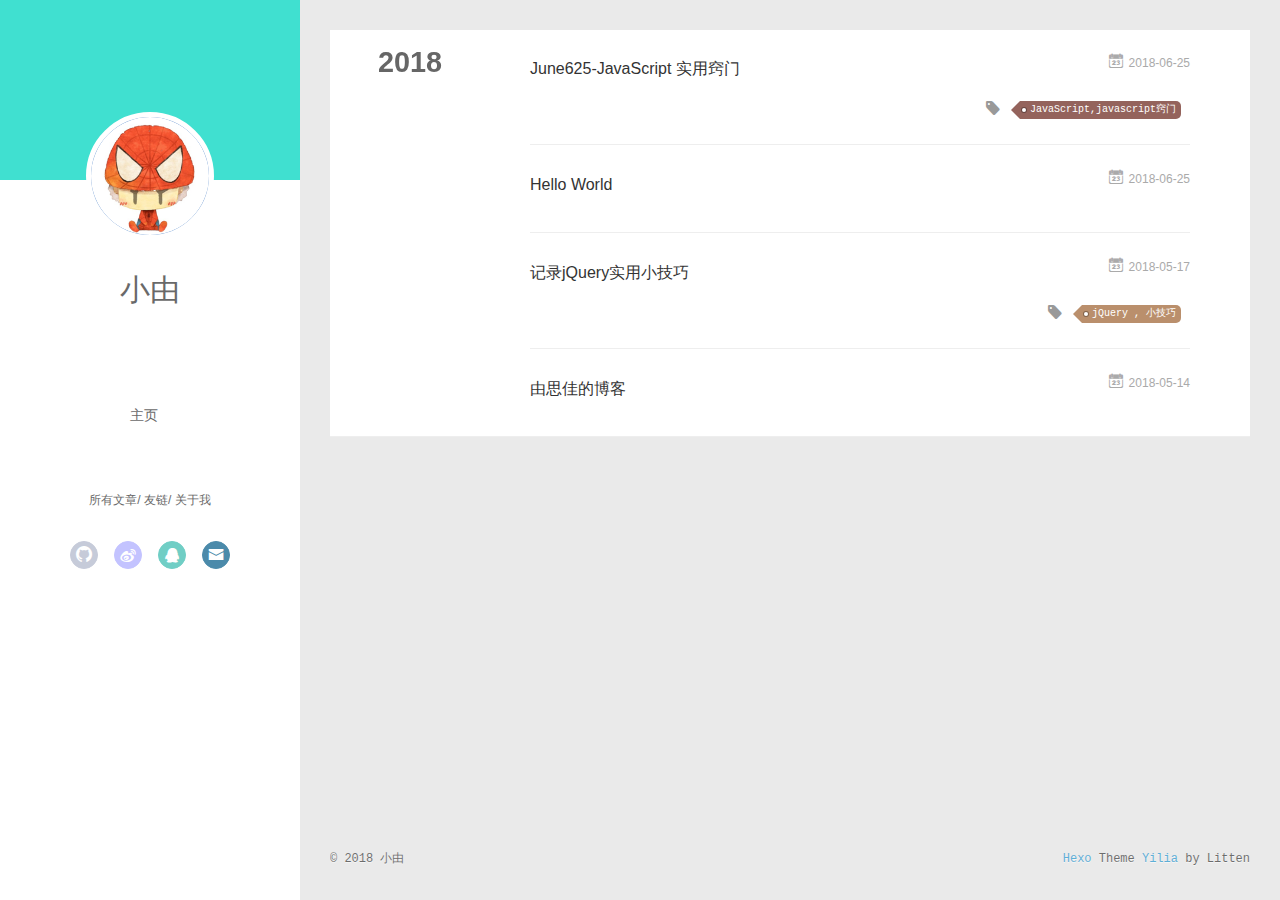
<file: archives/index.html>
<!DOCTYPE html>
<html>
<head>
  <meta charset="utf-8">
  
  <meta name="renderer" content="webkit">
  <meta http-equiv="X-UA-Compatible" content="IE=edge" >
  <link rel="dns-prefetch" href="https://github.com/xiaoyoutongzhi">
  <title>Archives | 小由同志的博客</title>
  <meta name="viewport" content="width=device-width, initial-scale=1, maximum-scale=1">
  <meta name="description" content="知识记录">
<meta name="keywords" content="前端,js,jquery,javascript,html5,开发者,程序猿,程序媛,极客,编程,代码,开源,IT网站,Developer,Programmer,Coder,Geek,html,css,css3,用户体验">
<meta property="og:type" content="website">
<meta property="og:title" content="小由同志的博客">
<meta property="og:url" content="https://github.com/xiaoyoutongzhi/archives/index.html">
<meta property="og:site_name" content="小由同志的博客">
<meta property="og:description" content="知识记录">
<meta property="og:locale" content="中文/英文">
<meta name="twitter:card" content="summary">
<meta name="twitter:title" content="小由同志的博客">
<meta name="twitter:description" content="知识记录">
  
    <link rel="alternative" href="/atom.xml" title="小由同志的博客" type="application/atom+xml">
  
  
    <link rel="icon" href="/favicon.png">
  
  <link rel="stylesheet" type="text/css" href="/./main.0cf68a.css">
  <style type="text/css">
  
    #container.show {
      background: linear-gradient(200deg,#a0cfe4,#e8c37e);
    }
  </style>
  

  

</head>

<body>
  <div id="container" q-class="show:isCtnShow">
    <canvas id="anm-canvas" class="anm-canvas"></canvas>
    <div class="left-col" q-class="show:isShow">
      
<div class="overlay" style="background: #40e0d0"></div>
<div class="intrude-less">
	<header id="header" class="inner">
		<a href="/" class="profilepic">
			<img src="/assets/img/upic.jpg" class="js-avatar">
		</a>
		<hgroup>
		  <h1 class="header-author"><a href="/">小由</a></h1>
		</hgroup>
		

		<nav class="header-menu">
			<ul>
			
				<li><a href="https://xiaoyoutongzhi.github.io/">主页</a></li>
	        
			</ul>
		</nav>
		<nav class="header-smart-menu">
    		
    			
    			<a q-on="click: openSlider(e, 'innerArchive')" href="javascript:void(0)">所有文章</a>
    			
            
    			
    			<a q-on="click: openSlider(e, 'friends')" href="javascript:void(0)">友链</a>
    			
            
    			
    			<a q-on="click: openSlider(e, 'aboutme')" href="javascript:void(0)">关于我</a>
    			
            
		</nav>
		<nav class="header-nav">
			<div class="social">
				
					<a class="github" target="_blank" href="https://github.com/xiaoyoutongzhi" title="github"><i class="icon-github"></i></a>
		        
					<a class="weibo" target="_blank" href="http://weibo.com/u/6551832980" title="weibo"><i class="icon-weibo"></i></a>
		        
					<a class="qq" target="_blank" href="http://wpa.qq.com/msgrd?v=3&amp;uin=526777176&amp;site=qq&amp;menu=yes" title="qq"><i class="icon-qq"></i></a>
		        
					<a class="mail" target="_blank" href="mailto:526777176@qq.com" title="mail"><i class="icon-mail"></i></a>
		        
			</div>
		</nav>
	</header>		
</div>

    </div>
    <div class="mid-col" q-class="show:isShow,hide:isShow|isFalse">
      
<nav id="mobile-nav">
  	<div class="overlay js-overlay" style="background: #40e0d0"></div>
	<div class="btnctn js-mobile-btnctn">
  		<div class="slider-trigger list" q-on="click: openSlider(e)"><i class="icon icon-sort"></i></div>
	</div>
	<div class="intrude-less">
		<header id="header" class="inner">
			<div class="profilepic">
				<img src="/assets/img/upic.jpg" class="js-avatar">
			</div>
			<hgroup>
			  <h1 class="header-author js-header-author">小由</h1>
			</hgroup>
			
			
			
				
			
			
			
			<nav class="header-nav">
				<div class="social">
					
						<a class="github" target="_blank" href="https://github.com/xiaoyoutongzhi" title="github"><i class="icon-github"></i></a>
			        
						<a class="weibo" target="_blank" href="http://weibo.com/u/6551832980" title="weibo"><i class="icon-weibo"></i></a>
			        
						<a class="qq" target="_blank" href="http://wpa.qq.com/msgrd?v=3&amp;uin=526777176&amp;site=qq&amp;menu=yes" title="qq"><i class="icon-qq"></i></a>
			        
						<a class="mail" target="_blank" href="mailto:526777176@qq.com" title="mail"><i class="icon-mail"></i></a>
			        
				</div>
			</nav>

			<nav class="header-menu js-header-menu">
				<ul style="width: 50%">
				
				
					<li style="width: 100%"><a href="https://xiaoyoutongzhi.github.io/">主页</a></li>
		        
				</ul>
			</nav>
		</header>				
	</div>
	<div class="mobile-mask" style="display:none" q-show="isShow"></div>
</nav>

      <div id="wrapper" class="body-wrap">
        <div class="menu-l">
          <div class="canvas-wrap">
            <canvas data-colors="#eaeaea" data-sectionHeight="100" data-contentId="js-content" id="myCanvas1" class="anm-canvas"></canvas>
          </div>
          <div id="js-content" class="content-ll">
            
  
  
    
    
      
      
      <section class="archives-wrap">
        <div class="archive-year-wrap">
          <a href="/archives/2018" class="archive-year">2018</a>
        </div>
        <div class="archives">
    
    <article class="archive-article archive-type-post">
  <div class="archive-article-inner">
    <header class="archive-article-header">
      	<div class="article-meta">
	      	<a href="/2018/06/25/june625/" class="archive-article-date">
  	<time datetime="2018-06-25T08:42:09.000Z" itemprop="datePublished"><i class="icon-calendar icon"></i>2018-06-25</time>
</a>
        </div>
    	 
  
    <h1 itemprop="name">
      <a class="archive-article-title" href="/2018/06/25/june625/">June625-JavaScript 实用窍门</a>
    </h1>
  

        <div class="article-info info-on-right">
          
	<div class="article-tag tagcloud">
		<i class="icon-price-tags icon"></i>
		<ul class="article-tag-list">
			 
        		<li class="article-tag-list-item">
        			<a href="javascript:void(0)" class="js-tag article-tag-list-link color4">JavaScript,javascript窍门</a>
        		</li>
      		
		</ul>
	</div>

          

        </div>
        <div class="clearfix"></div>
    </header>
  </div>
</article>
  
    
    
    <article class="archive-article archive-type-post">
  <div class="archive-article-inner">
    <header class="archive-article-header">
      	<div class="article-meta">
	      	<a href="/2018/06/25/hello-world/" class="archive-article-date">
  	<time datetime="2018-06-25T08:41:17.458Z" itemprop="datePublished"><i class="icon-calendar icon"></i>2018-06-25</time>
</a>
        </div>
    	 
  
    <h1 itemprop="name">
      <a class="archive-article-title" href="/2018/06/25/hello-world/">Hello World</a>
    </h1>
  

        <div class="article-info info-on-right">
          
          

        </div>
        <div class="clearfix"></div>
    </header>
  </div>
</article>
  
    
    
    <article class="archive-article archive-type-post">
  <div class="archive-article-inner">
    <header class="archive-article-header">
      	<div class="article-meta">
	      	<a href="/2018/05/17/jquery/" class="archive-article-date">
  	<time datetime="2018-05-17T07:21:00.000Z" itemprop="datePublished"><i class="icon-calendar icon"></i>2018-05-17</time>
</a>
        </div>
    	 
  
    <h1 itemprop="name">
      <a class="archive-article-title" href="/2018/05/17/jquery/">记录jQuery实用小技巧</a>
    </h1>
  

        <div class="article-info info-on-right">
          
	<div class="article-tag tagcloud">
		<i class="icon-price-tags icon"></i>
		<ul class="article-tag-list">
			 
        		<li class="article-tag-list-item">
        			<a href="javascript:void(0)" class="js-tag article-tag-list-link color3">jQuery , 小技巧</a>
        		</li>
      		
		</ul>
	</div>

          

        </div>
        <div class="clearfix"></div>
    </header>
  </div>
</article>
  
    
    
    <article class="archive-article archive-type-post">
  <div class="archive-article-inner">
    <header class="archive-article-header">
      	<div class="article-meta">
	      	<a href="/2018/05/14/firstbg/" class="archive-article-date">
  	<time datetime="2018-05-14T06:34:32.000Z" itemprop="datePublished"><i class="icon-calendar icon"></i>2018-05-14</time>
</a>
        </div>
    	 
  
    <h1 itemprop="name">
      <a class="archive-article-title" href="/2018/05/14/firstbg/">由思佳的博客</a>
    </h1>
  

        <div class="article-info info-on-right">
          
          

        </div>
        <div class="clearfix"></div>
    </header>
  </div>
</article>
  
  
    </div></section>
  

    


          </div>
        </div>
      </div>
      <footer id="footer">
  <div class="outer">
    <div id="footer-info">
    	<div class="footer-left">
    		&copy; 2018 小由
    	</div>
      	<div class="footer-right">
      		<a href="http://hexo.io/" target="_blank">Hexo</a>  Theme <a href="https://github.com/litten/hexo-theme-yilia" target="_blank">Yilia</a> by Litten
      	</div>
    </div>
  </div>
</footer>
    </div>
    <script>
	var yiliaConfig = {
		mathjax: false,
		isHome: false,
		isPost: false,
		isArchive: true,
		isTag: false,
		isCategory: false,
		open_in_new: false,
		toc_hide_index: true,
		root: "/",
		innerArchive: true,
		showTags: false
	}
</script>

<script>!function(t){function n(e){if(r[e])return r[e].exports;var i=r[e]={exports:{},id:e,loaded:!1};return t[e].call(i.exports,i,i.exports,n),i.loaded=!0,i.exports}var r={};n.m=t,n.c=r,n.p="./",n(0)}([function(t,n,r){r(195),t.exports=r(191)},function(t,n,r){var e=r(3),i=r(52),o=r(27),u=r(28),c=r(53),f="prototype",a=function(t,n,r){var s,l,h,v,p=t&a.F,d=t&a.G,y=t&a.S,g=t&a.P,b=t&a.B,m=d?e:y?e[n]||(e[n]={}):(e[n]||{})[f],x=d?i:i[n]||(i[n]={}),w=x[f]||(x[f]={});d&&(r=n);for(s in r)l=!p&&m&&void 0!==m[s],h=(l?m:r)[s],v=b&&l?c(h,e):g&&"function"==typeof h?c(Function.call,h):h,m&&u(m,s,h,t&a.U),x[s]!=h&&o(x,s,v),g&&w[s]!=h&&(w[s]=h)};e.core=i,a.F=1,a.G=2,a.S=4,a.P=8,a.B=16,a.W=32,a.U=64,a.R=128,t.exports=a},function(t,n,r){var e=r(6);t.exports=function(t){if(!e(t))throw TypeError(t+" is not an object!");return t}},function(t,n){var r=t.exports="undefined"!=typeof window&&window.Math==Math?window:"undefined"!=typeof self&&self.Math==Math?self:Function("return this")();"number"==typeof __g&&(__g=r)},function(t,n){t.exports=function(t){try{return!!t()}catch(t){return!0}}},function(t,n){var r=t.exports="undefined"!=typeof window&&window.Math==Math?window:"undefined"!=typeof self&&self.Math==Math?self:Function("return this")();"number"==typeof __g&&(__g=r)},function(t,n){t.exports=function(t){return"object"==typeof t?null!==t:"function"==typeof t}},function(t,n,r){var e=r(126)("wks"),i=r(76),o=r(3).Symbol,u="function"==typeof o;(t.exports=function(t){return e[t]||(e[t]=u&&o[t]||(u?o:i)("Symbol."+t))}).store=e},function(t,n){var r={}.hasOwnProperty;t.exports=function(t,n){return r.call(t,n)}},function(t,n,r){var e=r(94),i=r(33);t.exports=function(t){return e(i(t))}},function(t,n,r){t.exports=!r(4)(function(){return 7!=Object.defineProperty({},"a",{get:function(){return 7}}).a})},function(t,n,r){var e=r(2),i=r(167),o=r(50),u=Object.defineProperty;n.f=r(10)?Object.defineProperty:function(t,n,r){if(e(t),n=o(n,!0),e(r),i)try{return u(t,n,r)}catch(t){}if("get"in r||"set"in r)throw TypeError("Accessors not supported!");return"value"in r&&(t[n]=r.value),t}},function(t,n,r){t.exports=!r(18)(function(){return 7!=Object.defineProperty({},"a",{get:function(){return 7}}).a})},function(t,n,r){var e=r(14),i=r(22);t.exports=r(12)?function(t,n,r){return e.f(t,n,i(1,r))}:function(t,n,r){return t[n]=r,t}},function(t,n,r){var e=r(20),i=r(58),o=r(42),u=Object.defineProperty;n.f=r(12)?Object.defineProperty:function(t,n,r){if(e(t),n=o(n,!0),e(r),i)try{return u(t,n,r)}catch(t){}if("get"in r||"set"in r)throw TypeError("Accessors not supported!");return"value"in r&&(t[n]=r.value),t}},function(t,n,r){var e=r(40)("wks"),i=r(23),o=r(5).Symbol,u="function"==typeof o;(t.exports=function(t){return e[t]||(e[t]=u&&o[t]||(u?o:i)("Symbol."+t))}).store=e},function(t,n,r){var e=r(67),i=Math.min;t.exports=function(t){return t>0?i(e(t),9007199254740991):0}},function(t,n,r){var e=r(46);t.exports=function(t){return Object(e(t))}},function(t,n){t.exports=function(t){try{return!!t()}catch(t){return!0}}},function(t,n,r){var e=r(63),i=r(34);t.exports=Object.keys||function(t){return e(t,i)}},function(t,n,r){var e=r(21);t.exports=function(t){if(!e(t))throw TypeError(t+" is not an object!");return t}},function(t,n){t.exports=function(t){return"object"==typeof t?null!==t:"function"==typeof t}},function(t,n){t.exports=function(t,n){return{enumerable:!(1&t),configurable:!(2&t),writable:!(4&t),value:n}}},function(t,n){var r=0,e=Math.random();t.exports=function(t){return"Symbol(".concat(void 0===t?"":t,")_",(++r+e).toString(36))}},function(t,n){var r={}.hasOwnProperty;t.exports=function(t,n){return r.call(t,n)}},function(t,n){var r=t.exports={version:"2.4.0"};"number"==typeof __e&&(__e=r)},function(t,n){t.exports=function(t){if("function"!=typeof t)throw TypeError(t+" is not a function!");return t}},function(t,n,r){var e=r(11),i=r(66);t.exports=r(10)?function(t,n,r){return e.f(t,n,i(1,r))}:function(t,n,r){return t[n]=r,t}},function(t,n,r){var e=r(3),i=r(27),o=r(24),u=r(76)("src"),c="toString",f=Function[c],a=(""+f).split(c);r(52).inspectSource=function(t){return f.call(t)},(t.exports=function(t,n,r,c){var f="function"==typeof r;f&&(o(r,"name")||i(r,"name",n)),t[n]!==r&&(f&&(o(r,u)||i(r,u,t[n]?""+t[n]:a.join(String(n)))),t===e?t[n]=r:c?t[n]?t[n]=r:i(t,n,r):(delete t[n],i(t,n,r)))})(Function.prototype,c,function(){return"function"==typeof this&&this[u]||f.call(this)})},function(t,n,r){var e=r(1),i=r(4),o=r(46),u=function(t,n,r,e){var i=String(o(t)),u="<"+n;return""!==r&&(u+=" "+r+'="'+String(e).replace(/"/g,"&quot;")+'"'),u+">"+i+"</"+n+">"};t.exports=function(t,n){var r={};r[t]=n(u),e(e.P+e.F*i(function(){var n=""[t]('"');return n!==n.toLowerCase()||n.split('"').length>3}),"String",r)}},function(t,n,r){var e=r(115),i=r(46);t.exports=function(t){return e(i(t))}},function(t,n,r){var e=r(116),i=r(66),o=r(30),u=r(50),c=r(24),f=r(167),a=Object.getOwnPropertyDescriptor;n.f=r(10)?a:function(t,n){if(t=o(t),n=u(n,!0),f)try{return a(t,n)}catch(t){}if(c(t,n))return i(!e.f.call(t,n),t[n])}},function(t,n,r){var e=r(24),i=r(17),o=r(145)("IE_PROTO"),u=Object.prototype;t.exports=Object.getPrototypeOf||function(t){return t=i(t),e(t,o)?t[o]:"function"==typeof t.constructor&&t instanceof t.constructor?t.constructor.prototype:t instanceof Object?u:null}},function(t,n){t.exports=function(t){if(void 0==t)throw TypeError("Can't call method on  "+t);return t}},function(t,n){t.exports="constructor,hasOwnProperty,isPrototypeOf,propertyIsEnumerable,toLocaleString,toString,valueOf".split(",")},function(t,n){t.exports={}},function(t,n){t.exports=!0},function(t,n){n.f={}.propertyIsEnumerable},function(t,n,r){var e=r(14).f,i=r(8),o=r(15)("toStringTag");t.exports=function(t,n,r){t&&!i(t=r?t:t.prototype,o)&&e(t,o,{configurable:!0,value:n})}},function(t,n,r){var e=r(40)("keys"),i=r(23);t.exports=function(t){return e[t]||(e[t]=i(t))}},function(t,n,r){var e=r(5),i="__core-js_shared__",o=e[i]||(e[i]={});t.exports=function(t){return o[t]||(o[t]={})}},function(t,n){var r=Math.ceil,e=Math.floor;t.exports=function(t){return isNaN(t=+t)?0:(t>0?e:r)(t)}},function(t,n,r){var e=r(21);t.exports=function(t,n){if(!e(t))return t;var r,i;if(n&&"function"==typeof(r=t.toString)&&!e(i=r.call(t)))return i;if("function"==typeof(r=t.valueOf)&&!e(i=r.call(t)))return i;if(!n&&"function"==typeof(r=t.toString)&&!e(i=r.call(t)))return i;throw TypeError("Can't convert object to primitive value")}},function(t,n,r){var e=r(5),i=r(25),o=r(36),u=r(44),c=r(14).f;t.exports=function(t){var n=i.Symbol||(i.Symbol=o?{}:e.Symbol||{});"_"==t.charAt(0)||t in n||c(n,t,{value:u.f(t)})}},function(t,n,r){n.f=r(15)},function(t,n){var r={}.toString;t.exports=function(t){return r.call(t).slice(8,-1)}},function(t,n){t.exports=function(t){if(void 0==t)throw TypeError("Can't call method on  "+t);return t}},function(t,n,r){var e=r(4);t.exports=function(t,n){return!!t&&e(function(){n?t.call(null,function(){},1):t.call(null)})}},function(t,n,r){var e=r(53),i=r(115),o=r(17),u=r(16),c=r(203);t.exports=function(t,n){var r=1==t,f=2==t,a=3==t,s=4==t,l=6==t,h=5==t||l,v=n||c;return function(n,c,p){for(var d,y,g=o(n),b=i(g),m=e(c,p,3),x=u(b.length),w=0,S=r?v(n,x):f?v(n,0):void 0;x>w;w++)if((h||w in b)&&(d=b[w],y=m(d,w,g),t))if(r)S[w]=y;else if(y)switch(t){case 3:return!0;case 5:return d;case 6:return w;case 2:S.push(d)}else if(s)return!1;return l?-1:a||s?s:S}}},function(t,n,r){var e=r(1),i=r(52),o=r(4);t.exports=function(t,n){var r=(i.Object||{})[t]||Object[t],u={};u[t]=n(r),e(e.S+e.F*o(function(){r(1)}),"Object",u)}},function(t,n,r){var e=r(6);t.exports=function(t,n){if(!e(t))return t;var r,i;if(n&&"function"==typeof(r=t.toString)&&!e(i=r.call(t)))return i;if("function"==typeof(r=t.valueOf)&&!e(i=r.call(t)))return i;if(!n&&"function"==typeof(r=t.toString)&&!e(i=r.call(t)))return i;throw TypeError("Can't convert object to primitive value")}},function(t,n,r){var e=r(5),i=r(25),o=r(91),u=r(13),c="prototype",f=function(t,n,r){var a,s,l,h=t&f.F,v=t&f.G,p=t&f.S,d=t&f.P,y=t&f.B,g=t&f.W,b=v?i:i[n]||(i[n]={}),m=b[c],x=v?e:p?e[n]:(e[n]||{})[c];v&&(r=n);for(a in r)(s=!h&&x&&void 0!==x[a])&&a in b||(l=s?x[a]:r[a],b[a]=v&&"function"!=typeof x[a]?r[a]:y&&s?o(l,e):g&&x[a]==l?function(t){var n=function(n,r,e){if(this instanceof t){switch(arguments.length){case 0:return new t;case 1:return new t(n);case 2:return new t(n,r)}return new t(n,r,e)}return t.apply(this,arguments)};return n[c]=t[c],n}(l):d&&"function"==typeof l?o(Function.call,l):l,d&&((b.virtual||(b.virtual={}))[a]=l,t&f.R&&m&&!m[a]&&u(m,a,l)))};f.F=1,f.G=2,f.S=4,f.P=8,f.B=16,f.W=32,f.U=64,f.R=128,t.exports=f},function(t,n){var r=t.exports={version:"2.4.0"};"number"==typeof __e&&(__e=r)},function(t,n,r){var e=r(26);t.exports=function(t,n,r){if(e(t),void 0===n)return t;switch(r){case 1:return function(r){return t.call(n,r)};case 2:return function(r,e){return t.call(n,r,e)};case 3:return function(r,e,i){return t.call(n,r,e,i)}}return function(){return t.apply(n,arguments)}}},function(t,n,r){var e=r(183),i=r(1),o=r(126)("metadata"),u=o.store||(o.store=new(r(186))),c=function(t,n,r){var i=u.get(t);if(!i){if(!r)return;u.set(t,i=new e)}var o=i.get(n);if(!o){if(!r)return;i.set(n,o=new e)}return o},f=function(t,n,r){var e=c(n,r,!1);return void 0!==e&&e.has(t)},a=function(t,n,r){var e=c(n,r,!1);return void 0===e?void 0:e.get(t)},s=function(t,n,r,e){c(r,e,!0).set(t,n)},l=function(t,n){var r=c(t,n,!1),e=[];return r&&r.forEach(function(t,n){e.push(n)}),e},h=function(t){return void 0===t||"symbol"==typeof t?t:String(t)},v=function(t){i(i.S,"Reflect",t)};t.exports={store:u,map:c,has:f,get:a,set:s,keys:l,key:h,exp:v}},function(t,n,r){"use strict";if(r(10)){var e=r(69),i=r(3),o=r(4),u=r(1),c=r(127),f=r(152),a=r(53),s=r(68),l=r(66),h=r(27),v=r(73),p=r(67),d=r(16),y=r(75),g=r(50),b=r(24),m=r(180),x=r(114),w=r(6),S=r(17),_=r(137),O=r(70),E=r(32),P=r(71).f,j=r(154),F=r(76),M=r(7),A=r(48),N=r(117),T=r(146),I=r(155),k=r(80),L=r(123),R=r(74),C=r(130),D=r(160),U=r(11),W=r(31),G=U.f,B=W.f,V=i.RangeError,z=i.TypeError,q=i.Uint8Array,K="ArrayBuffer",J="Shared"+K,Y="BYTES_PER_ELEMENT",H="prototype",$=Array[H],X=f.ArrayBuffer,Q=f.DataView,Z=A(0),tt=A(2),nt=A(3),rt=A(4),et=A(5),it=A(6),ot=N(!0),ut=N(!1),ct=I.values,ft=I.keys,at=I.entries,st=$.lastIndexOf,lt=$.reduce,ht=$.reduceRight,vt=$.join,pt=$.sort,dt=$.slice,yt=$.toString,gt=$.toLocaleString,bt=M("iterator"),mt=M("toStringTag"),xt=F("typed_constructor"),wt=F("def_constructor"),St=c.CONSTR,_t=c.TYPED,Ot=c.VIEW,Et="Wrong length!",Pt=A(1,function(t,n){return Tt(T(t,t[wt]),n)}),jt=o(function(){return 1===new q(new Uint16Array([1]).buffer)[0]}),Ft=!!q&&!!q[H].set&&o(function(){new q(1).set({})}),Mt=function(t,n){if(void 0===t)throw z(Et);var r=+t,e=d(t);if(n&&!m(r,e))throw V(Et);return e},At=function(t,n){var r=p(t);if(r<0||r%n)throw V("Wrong offset!");return r},Nt=function(t){if(w(t)&&_t in t)return t;throw z(t+" is not a typed array!")},Tt=function(t,n){if(!(w(t)&&xt in t))throw z("It is not a typed array constructor!");return new t(n)},It=function(t,n){return kt(T(t,t[wt]),n)},kt=function(t,n){for(var r=0,e=n.length,i=Tt(t,e);e>r;)i[r]=n[r++];return i},Lt=function(t,n,r){G(t,n,{get:function(){return this._d[r]}})},Rt=function(t){var n,r,e,i,o,u,c=S(t),f=arguments.length,s=f>1?arguments[1]:void 0,l=void 0!==s,h=j(c);if(void 0!=h&&!_(h)){for(u=h.call(c),e=[],n=0;!(o=u.next()).done;n++)e.push(o.value);c=e}for(l&&f>2&&(s=a(s,arguments[2],2)),n=0,r=d(c.length),i=Tt(this,r);r>n;n++)i[n]=l?s(c[n],n):c[n];return i},Ct=function(){for(var t=0,n=arguments.length,r=Tt(this,n);n>t;)r[t]=arguments[t++];return r},Dt=!!q&&o(function(){gt.call(new q(1))}),Ut=function(){return gt.apply(Dt?dt.call(Nt(this)):Nt(this),arguments)},Wt={copyWithin:function(t,n){return D.call(Nt(this),t,n,arguments.length>2?arguments[2]:void 0)},every:function(t){return rt(Nt(this),t,arguments.length>1?arguments[1]:void 0)},fill:function(t){return C.apply(Nt(this),arguments)},filter:function(t){return It(this,tt(Nt(this),t,arguments.length>1?arguments[1]:void 0))},find:function(t){return et(Nt(this),t,arguments.length>1?arguments[1]:void 0)},findIndex:function(t){return it(Nt(this),t,arguments.length>1?arguments[1]:void 0)},forEach:function(t){Z(Nt(this),t,arguments.length>1?arguments[1]:void 0)},indexOf:function(t){return ut(Nt(this),t,arguments.length>1?arguments[1]:void 0)},includes:function(t){return ot(Nt(this),t,arguments.length>1?arguments[1]:void 0)},join:function(t){return vt.apply(Nt(this),arguments)},lastIndexOf:function(t){return st.apply(Nt(this),arguments)},map:function(t){return Pt(Nt(this),t,arguments.length>1?arguments[1]:void 0)},reduce:function(t){return lt.apply(Nt(this),arguments)},reduceRight:function(t){return ht.apply(Nt(this),arguments)},reverse:function(){for(var t,n=this,r=Nt(n).length,e=Math.floor(r/2),i=0;i<e;)t=n[i],n[i++]=n[--r],n[r]=t;return n},some:function(t){return nt(Nt(this),t,arguments.length>1?arguments[1]:void 0)},sort:function(t){return pt.call(Nt(this),t)},subarray:function(t,n){var r=Nt(this),e=r.length,i=y(t,e);return new(T(r,r[wt]))(r.buffer,r.byteOffset+i*r.BYTES_PER_ELEMENT,d((void 0===n?e:y(n,e))-i))}},Gt=function(t,n){return It(this,dt.call(Nt(this),t,n))},Bt=function(t){Nt(this);var n=At(arguments[1],1),r=this.length,e=S(t),i=d(e.length),o=0;if(i+n>r)throw V(Et);for(;o<i;)this[n+o]=e[o++]},Vt={entries:function(){return at.call(Nt(this))},keys:function(){return ft.call(Nt(this))},values:function(){return ct.call(Nt(this))}},zt=function(t,n){return w(t)&&t[_t]&&"symbol"!=typeof n&&n in t&&String(+n)==String(n)},qt=function(t,n){return zt(t,n=g(n,!0))?l(2,t[n]):B(t,n)},Kt=function(t,n,r){return!(zt(t,n=g(n,!0))&&w(r)&&b(r,"value"))||b(r,"get")||b(r,"set")||r.configurable||b(r,"writable")&&!r.writable||b(r,"enumerable")&&!r.enumerable?G(t,n,r):(t[n]=r.value,t)};St||(W.f=qt,U.f=Kt),u(u.S+u.F*!St,"Object",{getOwnPropertyDescriptor:qt,defineProperty:Kt}),o(function(){yt.call({})})&&(yt=gt=function(){return vt.call(this)});var Jt=v({},Wt);v(Jt,Vt),h(Jt,bt,Vt.values),v(Jt,{slice:Gt,set:Bt,constructor:function(){},toString:yt,toLocaleString:Ut}),Lt(Jt,"buffer","b"),Lt(Jt,"byteOffset","o"),Lt(Jt,"byteLength","l"),Lt(Jt,"length","e"),G(Jt,mt,{get:function(){return this[_t]}}),t.exports=function(t,n,r,f){f=!!f;var a=t+(f?"Clamped":"")+"Array",l="Uint8Array"!=a,v="get"+t,p="set"+t,y=i[a],g=y||{},b=y&&E(y),m=!y||!c.ABV,S={},_=y&&y[H],j=function(t,r){var e=t._d;return e.v[v](r*n+e.o,jt)},F=function(t,r,e){var i=t._d;f&&(e=(e=Math.round(e))<0?0:e>255?255:255&e),i.v[p](r*n+i.o,e,jt)},M=function(t,n){G(t,n,{get:function(){return j(this,n)},set:function(t){return F(this,n,t)},enumerable:!0})};m?(y=r(function(t,r,e,i){s(t,y,a,"_d");var o,u,c,f,l=0,v=0;if(w(r)){if(!(r instanceof X||(f=x(r))==K||f==J))return _t in r?kt(y,r):Rt.call(y,r);o=r,v=At(e,n);var p=r.byteLength;if(void 0===i){if(p%n)throw V(Et);if((u=p-v)<0)throw V(Et)}else if((u=d(i)*n)+v>p)throw V(Et);c=u/n}else c=Mt(r,!0),u=c*n,o=new X(u);for(h(t,"_d",{b:o,o:v,l:u,e:c,v:new Q(o)});l<c;)M(t,l++)}),_=y[H]=O(Jt),h(_,"constructor",y)):L(function(t){new y(null),new y(t)},!0)||(y=r(function(t,r,e,i){s(t,y,a);var o;return w(r)?r instanceof X||(o=x(r))==K||o==J?void 0!==i?new g(r,At(e,n),i):void 0!==e?new g(r,At(e,n)):new g(r):_t in r?kt(y,r):Rt.call(y,r):new g(Mt(r,l))}),Z(b!==Function.prototype?P(g).concat(P(b)):P(g),function(t){t in y||h(y,t,g[t])}),y[H]=_,e||(_.constructor=y));var A=_[bt],N=!!A&&("values"==A.name||void 0==A.name),T=Vt.values;h(y,xt,!0),h(_,_t,a),h(_,Ot,!0),h(_,wt,y),(f?new y(1)[mt]==a:mt in _)||G(_,mt,{get:function(){return a}}),S[a]=y,u(u.G+u.W+u.F*(y!=g),S),u(u.S,a,{BYTES_PER_ELEMENT:n,from:Rt,of:Ct}),Y in _||h(_,Y,n),u(u.P,a,Wt),R(a),u(u.P+u.F*Ft,a,{set:Bt}),u(u.P+u.F*!N,a,Vt),u(u.P+u.F*(_.toString!=yt),a,{toString:yt}),u(u.P+u.F*o(function(){new y(1).slice()}),a,{slice:Gt}),u(u.P+u.F*(o(function(){return[1,2].toLocaleString()!=new y([1,2]).toLocaleString()})||!o(function(){_.toLocaleString.call([1,2])})),a,{toLocaleString:Ut}),k[a]=N?A:T,e||N||h(_,bt,T)}}else t.exports=function(){}},function(t,n){var r={}.toString;t.exports=function(t){return r.call(t).slice(8,-1)}},function(t,n,r){var e=r(21),i=r(5).document,o=e(i)&&e(i.createElement);t.exports=function(t){return o?i.createElement(t):{}}},function(t,n,r){t.exports=!r(12)&&!r(18)(function(){return 7!=Object.defineProperty(r(57)("div"),"a",{get:function(){return 7}}).a})},function(t,n,r){"use strict";var e=r(36),i=r(51),o=r(64),u=r(13),c=r(8),f=r(35),a=r(96),s=r(38),l=r(103),h=r(15)("iterator"),v=!([].keys&&"next"in[].keys()),p="keys",d="values",y=function(){return this};t.exports=function(t,n,r,g,b,m,x){a(r,n,g);var w,S,_,O=function(t){if(!v&&t in F)return F[t];switch(t){case p:case d:return function(){return new r(this,t)}}return function(){return new r(this,t)}},E=n+" Iterator",P=b==d,j=!1,F=t.prototype,M=F[h]||F["@@iterator"]||b&&F[b],A=M||O(b),N=b?P?O("entries"):A:void 0,T="Array"==n?F.entries||M:M;if(T&&(_=l(T.call(new t)))!==Object.prototype&&(s(_,E,!0),e||c(_,h)||u(_,h,y)),P&&M&&M.name!==d&&(j=!0,A=function(){return M.call(this)}),e&&!x||!v&&!j&&F[h]||u(F,h,A),f[n]=A,f[E]=y,b)if(w={values:P?A:O(d),keys:m?A:O(p),entries:N},x)for(S in w)S in F||o(F,S,w[S]);else i(i.P+i.F*(v||j),n,w);return w}},function(t,n,r){var e=r(20),i=r(100),o=r(34),u=r(39)("IE_PROTO"),c=function(){},f="prototype",a=function(){var t,n=r(57)("iframe"),e=o.length;for(n.style.display="none",r(93).appendChild(n),n.src="javascript:",t=n.contentWindow.document,t.open(),t.write("<script>document.F=Object<\/script>"),t.close(),a=t.F;e--;)delete a[f][o[e]];return a()};t.exports=Object.create||function(t,n){var r;return null!==t?(c[f]=e(t),r=new c,c[f]=null,r[u]=t):r=a(),void 0===n?r:i(r,n)}},function(t,n,r){var e=r(63),i=r(34).concat("length","prototype");n.f=Object.getOwnPropertyNames||function(t){return e(t,i)}},function(t,n){n.f=Object.getOwnPropertySymbols},function(t,n,r){var e=r(8),i=r(9),o=r(90)(!1),u=r(39)("IE_PROTO");t.exports=function(t,n){var r,c=i(t),f=0,a=[];for(r in c)r!=u&&e(c,r)&&a.push(r);for(;n.length>f;)e(c,r=n[f++])&&(~o(a,r)||a.push(r));return a}},function(t,n,r){t.exports=r(13)},function(t,n,r){var e=r(76)("meta"),i=r(6),o=r(24),u=r(11).f,c=0,f=Object.isExtensible||function(){return!0},a=!r(4)(function(){return f(Object.preventExtensions({}))}),s=function(t){u(t,e,{value:{i:"O"+ ++c,w:{}}})},l=function(t,n){if(!i(t))return"symbol"==typeof t?t:("string"==typeof t?"S":"P")+t;if(!o(t,e)){if(!f(t))return"F";if(!n)return"E";s(t)}return t[e].i},h=function(t,n){if(!o(t,e)){if(!f(t))return!0;if(!n)return!1;s(t)}return t[e].w},v=function(t){return a&&p.NEED&&f(t)&&!o(t,e)&&s(t),t},p=t.exports={KEY:e,NEED:!1,fastKey:l,getWeak:h,onFreeze:v}},function(t,n){t.exports=function(t,n){return{enumerable:!(1&t),configurable:!(2&t),writable:!(4&t),value:n}}},function(t,n){var r=Math.ceil,e=Math.floor;t.exports=function(t){return isNaN(t=+t)?0:(t>0?e:r)(t)}},function(t,n){t.exports=function(t,n,r,e){if(!(t instanceof n)||void 0!==e&&e in t)throw TypeError(r+": incorrect invocation!");return t}},function(t,n){t.exports=!1},function(t,n,r){var e=r(2),i=r(173),o=r(133),u=r(145)("IE_PROTO"),c=function(){},f="prototype",a=function(){var t,n=r(132)("iframe"),e=o.length;for(n.style.display="none",r(135).appendChild(n),n.src="javascript:",t=n.contentWindow.document,t.open(),t.write("<script>document.F=Object<\/script>"),t.close(),a=t.F;e--;)delete a[f][o[e]];return a()};t.exports=Object.create||function(t,n){var r;return null!==t?(c[f]=e(t),r=new c,c[f]=null,r[u]=t):r=a(),void 0===n?r:i(r,n)}},function(t,n,r){var e=r(175),i=r(133).concat("length","prototype");n.f=Object.getOwnPropertyNames||function(t){return e(t,i)}},function(t,n,r){var e=r(175),i=r(133);t.exports=Object.keys||function(t){return e(t,i)}},function(t,n,r){var e=r(28);t.exports=function(t,n,r){for(var i in n)e(t,i,n[i],r);return t}},function(t,n,r){"use strict";var e=r(3),i=r(11),o=r(10),u=r(7)("species");t.exports=function(t){var n=e[t];o&&n&&!n[u]&&i.f(n,u,{configurable:!0,get:function(){return this}})}},function(t,n,r){var e=r(67),i=Math.max,o=Math.min;t.exports=function(t,n){return t=e(t),t<0?i(t+n,0):o(t,n)}},function(t,n){var r=0,e=Math.random();t.exports=function(t){return"Symbol(".concat(void 0===t?"":t,")_",(++r+e).toString(36))}},function(t,n,r){var e=r(33);t.exports=function(t){return Object(e(t))}},function(t,n,r){var e=r(7)("unscopables"),i=Array.prototype;void 0==i[e]&&r(27)(i,e,{}),t.exports=function(t){i[e][t]=!0}},function(t,n,r){var e=r(53),i=r(169),o=r(137),u=r(2),c=r(16),f=r(154),a={},s={},n=t.exports=function(t,n,r,l,h){var v,p,d,y,g=h?function(){return t}:f(t),b=e(r,l,n?2:1),m=0;if("function"!=typeof g)throw TypeError(t+" is not iterable!");if(o(g)){for(v=c(t.length);v>m;m++)if((y=n?b(u(p=t[m])[0],p[1]):b(t[m]))===a||y===s)return y}else for(d=g.call(t);!(p=d.next()).done;)if((y=i(d,b,p.value,n))===a||y===s)return y};n.BREAK=a,n.RETURN=s},function(t,n){t.exports={}},function(t,n,r){var e=r(11).f,i=r(24),o=r(7)("toStringTag");t.exports=function(t,n,r){t&&!i(t=r?t:t.prototype,o)&&e(t,o,{configurable:!0,value:n})}},function(t,n,r){var e=r(1),i=r(46),o=r(4),u=r(150),c="["+u+"]",f="​",a=RegExp("^"+c+c+"*"),s=RegExp(c+c+"*$"),l=function(t,n,r){var i={},c=o(function(){return!!u[t]()||f[t]()!=f}),a=i[t]=c?n(h):u[t];r&&(i[r]=a),e(e.P+e.F*c,"String",i)},h=l.trim=function(t,n){return t=String(i(t)),1&n&&(t=t.replace(a,"")),2&n&&(t=t.replace(s,"")),t};t.exports=l},function(t,n,r){t.exports={default:r(86),__esModule:!0}},function(t,n,r){t.exports={default:r(87),__esModule:!0}},function(t,n,r){"use strict";function e(t){return t&&t.__esModule?t:{default:t}}n.__esModule=!0;var i=r(84),o=e(i),u=r(83),c=e(u),f="function"==typeof c.default&&"symbol"==typeof o.default?function(t){return typeof t}:function(t){return t&&"function"==typeof c.default&&t.constructor===c.default&&t!==c.default.prototype?"symbol":typeof t};n.default="function"==typeof c.default&&"symbol"===f(o.default)?function(t){return void 0===t?"undefined":f(t)}:function(t){return t&&"function"==typeof c.default&&t.constructor===c.default&&t!==c.default.prototype?"symbol":void 0===t?"undefined":f(t)}},function(t,n,r){r(110),r(108),r(111),r(112),t.exports=r(25).Symbol},function(t,n,r){r(109),r(113),t.exports=r(44).f("iterator")},function(t,n){t.exports=function(t){if("function"!=typeof t)throw TypeError(t+" is not a function!");return t}},function(t,n){t.exports=function(){}},function(t,n,r){var e=r(9),i=r(106),o=r(105);t.exports=function(t){return function(n,r,u){var c,f=e(n),a=i(f.length),s=o(u,a);if(t&&r!=r){for(;a>s;)if((c=f[s++])!=c)return!0}else for(;a>s;s++)if((t||s in f)&&f[s]===r)return t||s||0;return!t&&-1}}},function(t,n,r){var e=r(88);t.exports=function(t,n,r){if(e(t),void 0===n)return t;switch(r){case 1:return function(r){return t.call(n,r)};case 2:return function(r,e){return t.call(n,r,e)};case 3:return function(r,e,i){return t.call(n,r,e,i)}}return function(){return t.apply(n,arguments)}}},function(t,n,r){var e=r(19),i=r(62),o=r(37);t.exports=function(t){var n=e(t),r=i.f;if(r)for(var u,c=r(t),f=o.f,a=0;c.length>a;)f.call(t,u=c[a++])&&n.push(u);return n}},function(t,n,r){t.exports=r(5).document&&document.documentElement},function(t,n,r){var e=r(56);t.exports=Object("z").propertyIsEnumerable(0)?Object:function(t){return"String"==e(t)?t.split(""):Object(t)}},function(t,n,r){var e=r(56);t.exports=Array.isArray||function(t){return"Array"==e(t)}},function(t,n,r){"use strict";var e=r(60),i=r(22),o=r(38),u={};r(13)(u,r(15)("iterator"),function(){return this}),t.exports=function(t,n,r){t.prototype=e(u,{next:i(1,r)}),o(t,n+" Iterator")}},function(t,n){t.exports=function(t,n){return{value:n,done:!!t}}},function(t,n,r){var e=r(19),i=r(9);t.exports=function(t,n){for(var r,o=i(t),u=e(o),c=u.length,f=0;c>f;)if(o[r=u[f++]]===n)return r}},function(t,n,r){var e=r(23)("meta"),i=r(21),o=r(8),u=r(14).f,c=0,f=Object.isExtensible||function(){return!0},a=!r(18)(function(){return f(Object.preventExtensions({}))}),s=function(t){u(t,e,{value:{i:"O"+ ++c,w:{}}})},l=function(t,n){if(!i(t))return"symbol"==typeof t?t:("string"==typeof t?"S":"P")+t;if(!o(t,e)){if(!f(t))return"F";if(!n)return"E";s(t)}return t[e].i},h=function(t,n){if(!o(t,e)){if(!f(t))return!0;if(!n)return!1;s(t)}return t[e].w},v=function(t){return a&&p.NEED&&f(t)&&!o(t,e)&&s(t),t},p=t.exports={KEY:e,NEED:!1,fastKey:l,getWeak:h,onFreeze:v}},function(t,n,r){var e=r(14),i=r(20),o=r(19);t.exports=r(12)?Object.defineProperties:function(t,n){i(t);for(var r,u=o(n),c=u.length,f=0;c>f;)e.f(t,r=u[f++],n[r]);return t}},function(t,n,r){var e=r(37),i=r(22),o=r(9),u=r(42),c=r(8),f=r(58),a=Object.getOwnPropertyDescriptor;n.f=r(12)?a:function(t,n){if(t=o(t),n=u(n,!0),f)try{return a(t,n)}catch(t){}if(c(t,n))return i(!e.f.call(t,n),t[n])}},function(t,n,r){var e=r(9),i=r(61).f,o={}.toString,u="object"==typeof window&&window&&Object.getOwnPropertyNames?Object.getOwnPropertyNames(window):[],c=function(t){try{return i(t)}catch(t){return u.slice()}};t.exports.f=function(t){return u&&"[object Window]"==o.call(t)?c(t):i(e(t))}},function(t,n,r){var e=r(8),i=r(77),o=r(39)("IE_PROTO"),u=Object.prototype;t.exports=Object.getPrototypeOf||function(t){return t=i(t),e(t,o)?t[o]:"function"==typeof t.constructor&&t instanceof t.constructor?t.constructor.prototype:t instanceof Object?u:null}},function(t,n,r){var e=r(41),i=r(33);t.exports=function(t){return function(n,r){var o,u,c=String(i(n)),f=e(r),a=c.length;return f<0||f>=a?t?"":void 0:(o=c.charCodeAt(f),o<55296||o>56319||f+1===a||(u=c.charCodeAt(f+1))<56320||u>57343?t?c.charAt(f):o:t?c.slice(f,f+2):u-56320+(o-55296<<10)+65536)}}},function(t,n,r){var e=r(41),i=Math.max,o=Math.min;t.exports=function(t,n){return t=e(t),t<0?i(t+n,0):o(t,n)}},function(t,n,r){var e=r(41),i=Math.min;t.exports=function(t){return t>0?i(e(t),9007199254740991):0}},function(t,n,r){"use strict";var e=r(89),i=r(97),o=r(35),u=r(9);t.exports=r(59)(Array,"Array",function(t,n){this._t=u(t),this._i=0,this._k=n},function(){var t=this._t,n=this._k,r=this._i++;return!t||r>=t.length?(this._t=void 0,i(1)):"keys"==n?i(0,r):"values"==n?i(0,t[r]):i(0,[r,t[r]])},"values"),o.Arguments=o.Array,e("keys"),e("values"),e("entries")},function(t,n){},function(t,n,r){"use strict";var e=r(104)(!0);r(59)(String,"String",function(t){this._t=String(t),this._i=0},function(){var t,n=this._t,r=this._i;return r>=n.length?{value:void 0,done:!0}:(t=e(n,r),this._i+=t.length,{value:t,done:!1})})},function(t,n,r){"use strict";var e=r(5),i=r(8),o=r(12),u=r(51),c=r(64),f=r(99).KEY,a=r(18),s=r(40),l=r(38),h=r(23),v=r(15),p=r(44),d=r(43),y=r(98),g=r(92),b=r(95),m=r(20),x=r(9),w=r(42),S=r(22),_=r(60),O=r(102),E=r(101),P=r(14),j=r(19),F=E.f,M=P.f,A=O.f,N=e.Symbol,T=e.JSON,I=T&&T.stringify,k="prototype",L=v("_hidden"),R=v("toPrimitive"),C={}.propertyIsEnumerable,D=s("symbol-registry"),U=s("symbols"),W=s("op-symbols"),G=Object[k],B="function"==typeof N,V=e.QObject,z=!V||!V[k]||!V[k].findChild,q=o&&a(function(){return 7!=_(M({},"a",{get:function(){return M(this,"a",{value:7}).a}})).a})?function(t,n,r){var e=F(G,n);e&&delete G[n],M(t,n,r),e&&t!==G&&M(G,n,e)}:M,K=function(t){var n=U[t]=_(N[k]);return n._k=t,n},J=B&&"symbol"==typeof N.iterator?function(t){return"symbol"==typeof t}:function(t){return t instanceof N},Y=function(t,n,r){return t===G&&Y(W,n,r),m(t),n=w(n,!0),m(r),i(U,n)?(r.enumerable?(i(t,L)&&t[L][n]&&(t[L][n]=!1),r=_(r,{enumerable:S(0,!1)})):(i(t,L)||M(t,L,S(1,{})),t[L][n]=!0),q(t,n,r)):M(t,n,r)},H=function(t,n){m(t);for(var r,e=g(n=x(n)),i=0,o=e.length;o>i;)Y(t,r=e[i++],n[r]);return t},$=function(t,n){return void 0===n?_(t):H(_(t),n)},X=function(t){var n=C.call(this,t=w(t,!0));return!(this===G&&i(U,t)&&!i(W,t))&&(!(n||!i(this,t)||!i(U,t)||i(this,L)&&this[L][t])||n)},Q=function(t,n){if(t=x(t),n=w(n,!0),t!==G||!i(U,n)||i(W,n)){var r=F(t,n);return!r||!i(U,n)||i(t,L)&&t[L][n]||(r.enumerable=!0),r}},Z=function(t){for(var n,r=A(x(t)),e=[],o=0;r.length>o;)i(U,n=r[o++])||n==L||n==f||e.push(n);return e},tt=function(t){for(var n,r=t===G,e=A(r?W:x(t)),o=[],u=0;e.length>u;)!i(U,n=e[u++])||r&&!i(G,n)||o.push(U[n]);return o};B||(N=function(){if(this instanceof N)throw TypeError("Symbol is not a constructor!");var t=h(arguments.length>0?arguments[0]:void 0),n=function(r){this===G&&n.call(W,r),i(this,L)&&i(this[L],t)&&(this[L][t]=!1),q(this,t,S(1,r))};return o&&z&&q(G,t,{configurable:!0,set:n}),K(t)},c(N[k],"toString",function(){return this._k}),E.f=Q,P.f=Y,r(61).f=O.f=Z,r(37).f=X,r(62).f=tt,o&&!r(36)&&c(G,"propertyIsEnumerable",X,!0),p.f=function(t){return K(v(t))}),u(u.G+u.W+u.F*!B,{Symbol:N});for(var nt="hasInstance,isConcatSpreadable,iterator,match,replace,search,species,split,toPrimitive,toStringTag,unscopables".split(","),rt=0;nt.length>rt;)v(nt[rt++]);for(var nt=j(v.store),rt=0;nt.length>rt;)d(nt[rt++]);u(u.S+u.F*!B,"Symbol",{for:function(t){return i(D,t+="")?D[t]:D[t]=N(t)},keyFor:function(t){if(J(t))return y(D,t);throw TypeError(t+" is not a symbol!")},useSetter:function(){z=!0},useSimple:function(){z=!1}}),u(u.S+u.F*!B,"Object",{create:$,defineProperty:Y,defineProperties:H,getOwnPropertyDescriptor:Q,getOwnPropertyNames:Z,getOwnPropertySymbols:tt}),T&&u(u.S+u.F*(!B||a(function(){var t=N();return"[null]"!=I([t])||"{}"!=I({a:t})||"{}"!=I(Object(t))})),"JSON",{stringify:function(t){if(void 0!==t&&!J(t)){for(var n,r,e=[t],i=1;arguments.length>i;)e.push(arguments[i++]);return n=e[1],"function"==typeof n&&(r=n),!r&&b(n)||(n=function(t,n){if(r&&(n=r.call(this,t,n)),!J(n))return n}),e[1]=n,I.apply(T,e)}}}),N[k][R]||r(13)(N[k],R,N[k].valueOf),l(N,"Symbol"),l(Math,"Math",!0),l(e.JSON,"JSON",!0)},function(t,n,r){r(43)("asyncIterator")},function(t,n,r){r(43)("observable")},function(t,n,r){r(107);for(var e=r(5),i=r(13),o=r(35),u=r(15)("toStringTag"),c=["NodeList","DOMTokenList","MediaList","StyleSheetList","CSSRuleList"],f=0;f<5;f++){var a=c[f],s=e[a],l=s&&s.prototype;l&&!l[u]&&i(l,u,a),o[a]=o.Array}},function(t,n,r){var e=r(45),i=r(7)("toStringTag"),o="Arguments"==e(function(){return arguments}()),u=function(t,n){try{return t[n]}catch(t){}};t.exports=function(t){var n,r,c;return void 0===t?"Undefined":null===t?"Null":"string"==typeof(r=u(n=Object(t),i))?r:o?e(n):"Object"==(c=e(n))&&"function"==typeof n.callee?"Arguments":c}},function(t,n,r){var e=r(45);t.exports=Object("z").propertyIsEnumerable(0)?Object:function(t){return"String"==e(t)?t.split(""):Object(t)}},function(t,n){n.f={}.propertyIsEnumerable},function(t,n,r){var e=r(30),i=r(16),o=r(75);t.exports=function(t){return function(n,r,u){var c,f=e(n),a=i(f.length),s=o(u,a);if(t&&r!=r){for(;a>s;)if((c=f[s++])!=c)return!0}else for(;a>s;s++)if((t||s in f)&&f[s]===r)return t||s||0;return!t&&-1}}},function(t,n,r){"use strict";var e=r(3),i=r(1),o=r(28),u=r(73),c=r(65),f=r(79),a=r(68),s=r(6),l=r(4),h=r(123),v=r(81),p=r(136);t.exports=function(t,n,r,d,y,g){var b=e[t],m=b,x=y?"set":"add",w=m&&m.prototype,S={},_=function(t){var n=w[t];o(w,t,"delete"==t?function(t){return!(g&&!s(t))&&n.call(this,0===t?0:t)}:"has"==t?function(t){return!(g&&!s(t))&&n.call(this,0===t?0:t)}:"get"==t?function(t){return g&&!s(t)?void 0:n.call(this,0===t?0:t)}:"add"==t?function(t){return n.call(this,0===t?0:t),this}:function(t,r){return n.call(this,0===t?0:t,r),this})};if("function"==typeof m&&(g||w.forEach&&!l(function(){(new m).entries().next()}))){var O=new m,E=O[x](g?{}:-0,1)!=O,P=l(function(){O.has(1)}),j=h(function(t){new m(t)}),F=!g&&l(function(){for(var t=new m,n=5;n--;)t[x](n,n);return!t.has(-0)});j||(m=n(function(n,r){a(n,m,t);var e=p(new b,n,m);return void 0!=r&&f(r,y,e[x],e),e}),m.prototype=w,w.constructor=m),(P||F)&&(_("delete"),_("has"),y&&_("get")),(F||E)&&_(x),g&&w.clear&&delete w.clear}else m=d.getConstructor(n,t,y,x),u(m.prototype,r),c.NEED=!0;return v(m,t),S[t]=m,i(i.G+i.W+i.F*(m!=b),S),g||d.setStrong(m,t,y),m}},function(t,n,r){"use strict";var e=r(27),i=r(28),o=r(4),u=r(46),c=r(7);t.exports=function(t,n,r){var f=c(t),a=r(u,f,""[t]),s=a[0],l=a[1];o(function(){var n={};return n[f]=function(){return 7},7!=""[t](n)})&&(i(String.prototype,t,s),e(RegExp.prototype,f,2==n?function(t,n){return l.call(t,this,n)}:function(t){return l.call(t,this)}))}
},function(t,n,r){"use strict";var e=r(2);t.exports=function(){var t=e(this),n="";return t.global&&(n+="g"),t.ignoreCase&&(n+="i"),t.multiline&&(n+="m"),t.unicode&&(n+="u"),t.sticky&&(n+="y"),n}},function(t,n){t.exports=function(t,n,r){var e=void 0===r;switch(n.length){case 0:return e?t():t.call(r);case 1:return e?t(n[0]):t.call(r,n[0]);case 2:return e?t(n[0],n[1]):t.call(r,n[0],n[1]);case 3:return e?t(n[0],n[1],n[2]):t.call(r,n[0],n[1],n[2]);case 4:return e?t(n[0],n[1],n[2],n[3]):t.call(r,n[0],n[1],n[2],n[3])}return t.apply(r,n)}},function(t,n,r){var e=r(6),i=r(45),o=r(7)("match");t.exports=function(t){var n;return e(t)&&(void 0!==(n=t[o])?!!n:"RegExp"==i(t))}},function(t,n,r){var e=r(7)("iterator"),i=!1;try{var o=[7][e]();o.return=function(){i=!0},Array.from(o,function(){throw 2})}catch(t){}t.exports=function(t,n){if(!n&&!i)return!1;var r=!1;try{var o=[7],u=o[e]();u.next=function(){return{done:r=!0}},o[e]=function(){return u},t(o)}catch(t){}return r}},function(t,n,r){t.exports=r(69)||!r(4)(function(){var t=Math.random();__defineSetter__.call(null,t,function(){}),delete r(3)[t]})},function(t,n){n.f=Object.getOwnPropertySymbols},function(t,n,r){var e=r(3),i="__core-js_shared__",o=e[i]||(e[i]={});t.exports=function(t){return o[t]||(o[t]={})}},function(t,n,r){for(var e,i=r(3),o=r(27),u=r(76),c=u("typed_array"),f=u("view"),a=!(!i.ArrayBuffer||!i.DataView),s=a,l=0,h="Int8Array,Uint8Array,Uint8ClampedArray,Int16Array,Uint16Array,Int32Array,Uint32Array,Float32Array,Float64Array".split(",");l<9;)(e=i[h[l++]])?(o(e.prototype,c,!0),o(e.prototype,f,!0)):s=!1;t.exports={ABV:a,CONSTR:s,TYPED:c,VIEW:f}},function(t,n){"use strict";var r={versions:function(){var t=window.navigator.userAgent;return{trident:t.indexOf("Trident")>-1,presto:t.indexOf("Presto")>-1,webKit:t.indexOf("AppleWebKit")>-1,gecko:t.indexOf("Gecko")>-1&&-1==t.indexOf("KHTML"),mobile:!!t.match(/AppleWebKit.*Mobile.*/),ios:!!t.match(/\(i[^;]+;( U;)? CPU.+Mac OS X/),android:t.indexOf("Android")>-1||t.indexOf("Linux")>-1,iPhone:t.indexOf("iPhone")>-1||t.indexOf("Mac")>-1,iPad:t.indexOf("iPad")>-1,webApp:-1==t.indexOf("Safari"),weixin:-1==t.indexOf("MicroMessenger")}}()};t.exports=r},function(t,n,r){"use strict";var e=r(85),i=function(t){return t&&t.__esModule?t:{default:t}}(e),o=function(){function t(t,n,e){return n||e?String.fromCharCode(n||e):r[t]||t}function n(t){return e[t]}var r={"&quot;":'"',"&lt;":"<","&gt;":">","&amp;":"&","&nbsp;":" "},e={};for(var u in r)e[r[u]]=u;return r["&apos;"]="'",e["'"]="&#39;",{encode:function(t){return t?(""+t).replace(/['<> "&]/g,n).replace(/\r?\n/g,"<br/>").replace(/\s/g,"&nbsp;"):""},decode:function(n){return n?(""+n).replace(/<br\s*\/?>/gi,"\n").replace(/&quot;|&lt;|&gt;|&amp;|&nbsp;|&apos;|&#(\d+);|&#(\d+)/g,t).replace(/\u00a0/g," "):""},encodeBase16:function(t){if(!t)return t;t+="";for(var n=[],r=0,e=t.length;e>r;r++)n.push(t.charCodeAt(r).toString(16).toUpperCase());return n.join("")},encodeBase16forJSON:function(t){if(!t)return t;t=t.replace(/[\u4E00-\u9FBF]/gi,function(t){return escape(t).replace("%u","\\u")});for(var n=[],r=0,e=t.length;e>r;r++)n.push(t.charCodeAt(r).toString(16).toUpperCase());return n.join("")},decodeBase16:function(t){if(!t)return t;t+="";for(var n=[],r=0,e=t.length;e>r;r+=2)n.push(String.fromCharCode("0x"+t.slice(r,r+2)));return n.join("")},encodeObject:function(t){if(t instanceof Array)for(var n=0,r=t.length;r>n;n++)t[n]=o.encodeObject(t[n]);else if("object"==(void 0===t?"undefined":(0,i.default)(t)))for(var e in t)t[e]=o.encodeObject(t[e]);else if("string"==typeof t)return o.encode(t);return t},loadScript:function(t){var n=document.createElement("script");document.getElementsByTagName("body")[0].appendChild(n),n.setAttribute("src",t)},addLoadEvent:function(t){var n=window.onload;"function"!=typeof window.onload?window.onload=t:window.onload=function(){n(),t()}}}}();t.exports=o},function(t,n,r){"use strict";var e=r(17),i=r(75),o=r(16);t.exports=function(t){for(var n=e(this),r=o(n.length),u=arguments.length,c=i(u>1?arguments[1]:void 0,r),f=u>2?arguments[2]:void 0,a=void 0===f?r:i(f,r);a>c;)n[c++]=t;return n}},function(t,n,r){"use strict";var e=r(11),i=r(66);t.exports=function(t,n,r){n in t?e.f(t,n,i(0,r)):t[n]=r}},function(t,n,r){var e=r(6),i=r(3).document,o=e(i)&&e(i.createElement);t.exports=function(t){return o?i.createElement(t):{}}},function(t,n){t.exports="constructor,hasOwnProperty,isPrototypeOf,propertyIsEnumerable,toLocaleString,toString,valueOf".split(",")},function(t,n,r){var e=r(7)("match");t.exports=function(t){var n=/./;try{"/./"[t](n)}catch(r){try{return n[e]=!1,!"/./"[t](n)}catch(t){}}return!0}},function(t,n,r){t.exports=r(3).document&&document.documentElement},function(t,n,r){var e=r(6),i=r(144).set;t.exports=function(t,n,r){var o,u=n.constructor;return u!==r&&"function"==typeof u&&(o=u.prototype)!==r.prototype&&e(o)&&i&&i(t,o),t}},function(t,n,r){var e=r(80),i=r(7)("iterator"),o=Array.prototype;t.exports=function(t){return void 0!==t&&(e.Array===t||o[i]===t)}},function(t,n,r){var e=r(45);t.exports=Array.isArray||function(t){return"Array"==e(t)}},function(t,n,r){"use strict";var e=r(70),i=r(66),o=r(81),u={};r(27)(u,r(7)("iterator"),function(){return this}),t.exports=function(t,n,r){t.prototype=e(u,{next:i(1,r)}),o(t,n+" Iterator")}},function(t,n,r){"use strict";var e=r(69),i=r(1),o=r(28),u=r(27),c=r(24),f=r(80),a=r(139),s=r(81),l=r(32),h=r(7)("iterator"),v=!([].keys&&"next"in[].keys()),p="keys",d="values",y=function(){return this};t.exports=function(t,n,r,g,b,m,x){a(r,n,g);var w,S,_,O=function(t){if(!v&&t in F)return F[t];switch(t){case p:case d:return function(){return new r(this,t)}}return function(){return new r(this,t)}},E=n+" Iterator",P=b==d,j=!1,F=t.prototype,M=F[h]||F["@@iterator"]||b&&F[b],A=M||O(b),N=b?P?O("entries"):A:void 0,T="Array"==n?F.entries||M:M;if(T&&(_=l(T.call(new t)))!==Object.prototype&&(s(_,E,!0),e||c(_,h)||u(_,h,y)),P&&M&&M.name!==d&&(j=!0,A=function(){return M.call(this)}),e&&!x||!v&&!j&&F[h]||u(F,h,A),f[n]=A,f[E]=y,b)if(w={values:P?A:O(d),keys:m?A:O(p),entries:N},x)for(S in w)S in F||o(F,S,w[S]);else i(i.P+i.F*(v||j),n,w);return w}},function(t,n){var r=Math.expm1;t.exports=!r||r(10)>22025.465794806718||r(10)<22025.465794806718||-2e-17!=r(-2e-17)?function(t){return 0==(t=+t)?t:t>-1e-6&&t<1e-6?t+t*t/2:Math.exp(t)-1}:r},function(t,n){t.exports=Math.sign||function(t){return 0==(t=+t)||t!=t?t:t<0?-1:1}},function(t,n,r){var e=r(3),i=r(151).set,o=e.MutationObserver||e.WebKitMutationObserver,u=e.process,c=e.Promise,f="process"==r(45)(u);t.exports=function(){var t,n,r,a=function(){var e,i;for(f&&(e=u.domain)&&e.exit();t;){i=t.fn,t=t.next;try{i()}catch(e){throw t?r():n=void 0,e}}n=void 0,e&&e.enter()};if(f)r=function(){u.nextTick(a)};else if(o){var s=!0,l=document.createTextNode("");new o(a).observe(l,{characterData:!0}),r=function(){l.data=s=!s}}else if(c&&c.resolve){var h=c.resolve();r=function(){h.then(a)}}else r=function(){i.call(e,a)};return function(e){var i={fn:e,next:void 0};n&&(n.next=i),t||(t=i,r()),n=i}}},function(t,n,r){var e=r(6),i=r(2),o=function(t,n){if(i(t),!e(n)&&null!==n)throw TypeError(n+": can't set as prototype!")};t.exports={set:Object.setPrototypeOf||("__proto__"in{}?function(t,n,e){try{e=r(53)(Function.call,r(31).f(Object.prototype,"__proto__").set,2),e(t,[]),n=!(t instanceof Array)}catch(t){n=!0}return function(t,r){return o(t,r),n?t.__proto__=r:e(t,r),t}}({},!1):void 0),check:o}},function(t,n,r){var e=r(126)("keys"),i=r(76);t.exports=function(t){return e[t]||(e[t]=i(t))}},function(t,n,r){var e=r(2),i=r(26),o=r(7)("species");t.exports=function(t,n){var r,u=e(t).constructor;return void 0===u||void 0==(r=e(u)[o])?n:i(r)}},function(t,n,r){var e=r(67),i=r(46);t.exports=function(t){return function(n,r){var o,u,c=String(i(n)),f=e(r),a=c.length;return f<0||f>=a?t?"":void 0:(o=c.charCodeAt(f),o<55296||o>56319||f+1===a||(u=c.charCodeAt(f+1))<56320||u>57343?t?c.charAt(f):o:t?c.slice(f,f+2):u-56320+(o-55296<<10)+65536)}}},function(t,n,r){var e=r(122),i=r(46);t.exports=function(t,n,r){if(e(n))throw TypeError("String#"+r+" doesn't accept regex!");return String(i(t))}},function(t,n,r){"use strict";var e=r(67),i=r(46);t.exports=function(t){var n=String(i(this)),r="",o=e(t);if(o<0||o==1/0)throw RangeError("Count can't be negative");for(;o>0;(o>>>=1)&&(n+=n))1&o&&(r+=n);return r}},function(t,n){t.exports="\t\n\v\f\r   ᠎             　\u2028\u2029\ufeff"},function(t,n,r){var e,i,o,u=r(53),c=r(121),f=r(135),a=r(132),s=r(3),l=s.process,h=s.setImmediate,v=s.clearImmediate,p=s.MessageChannel,d=0,y={},g="onreadystatechange",b=function(){var t=+this;if(y.hasOwnProperty(t)){var n=y[t];delete y[t],n()}},m=function(t){b.call(t.data)};h&&v||(h=function(t){for(var n=[],r=1;arguments.length>r;)n.push(arguments[r++]);return y[++d]=function(){c("function"==typeof t?t:Function(t),n)},e(d),d},v=function(t){delete y[t]},"process"==r(45)(l)?e=function(t){l.nextTick(u(b,t,1))}:p?(i=new p,o=i.port2,i.port1.onmessage=m,e=u(o.postMessage,o,1)):s.addEventListener&&"function"==typeof postMessage&&!s.importScripts?(e=function(t){s.postMessage(t+"","*")},s.addEventListener("message",m,!1)):e=g in a("script")?function(t){f.appendChild(a("script"))[g]=function(){f.removeChild(this),b.call(t)}}:function(t){setTimeout(u(b,t,1),0)}),t.exports={set:h,clear:v}},function(t,n,r){"use strict";var e=r(3),i=r(10),o=r(69),u=r(127),c=r(27),f=r(73),a=r(4),s=r(68),l=r(67),h=r(16),v=r(71).f,p=r(11).f,d=r(130),y=r(81),g="ArrayBuffer",b="DataView",m="prototype",x="Wrong length!",w="Wrong index!",S=e[g],_=e[b],O=e.Math,E=e.RangeError,P=e.Infinity,j=S,F=O.abs,M=O.pow,A=O.floor,N=O.log,T=O.LN2,I="buffer",k="byteLength",L="byteOffset",R=i?"_b":I,C=i?"_l":k,D=i?"_o":L,U=function(t,n,r){var e,i,o,u=Array(r),c=8*r-n-1,f=(1<<c)-1,a=f>>1,s=23===n?M(2,-24)-M(2,-77):0,l=0,h=t<0||0===t&&1/t<0?1:0;for(t=F(t),t!=t||t===P?(i=t!=t?1:0,e=f):(e=A(N(t)/T),t*(o=M(2,-e))<1&&(e--,o*=2),t+=e+a>=1?s/o:s*M(2,1-a),t*o>=2&&(e++,o/=2),e+a>=f?(i=0,e=f):e+a>=1?(i=(t*o-1)*M(2,n),e+=a):(i=t*M(2,a-1)*M(2,n),e=0));n>=8;u[l++]=255&i,i/=256,n-=8);for(e=e<<n|i,c+=n;c>0;u[l++]=255&e,e/=256,c-=8);return u[--l]|=128*h,u},W=function(t,n,r){var e,i=8*r-n-1,o=(1<<i)-1,u=o>>1,c=i-7,f=r-1,a=t[f--],s=127&a;for(a>>=7;c>0;s=256*s+t[f],f--,c-=8);for(e=s&(1<<-c)-1,s>>=-c,c+=n;c>0;e=256*e+t[f],f--,c-=8);if(0===s)s=1-u;else{if(s===o)return e?NaN:a?-P:P;e+=M(2,n),s-=u}return(a?-1:1)*e*M(2,s-n)},G=function(t){return t[3]<<24|t[2]<<16|t[1]<<8|t[0]},B=function(t){return[255&t]},V=function(t){return[255&t,t>>8&255]},z=function(t){return[255&t,t>>8&255,t>>16&255,t>>24&255]},q=function(t){return U(t,52,8)},K=function(t){return U(t,23,4)},J=function(t,n,r){p(t[m],n,{get:function(){return this[r]}})},Y=function(t,n,r,e){var i=+r,o=l(i);if(i!=o||o<0||o+n>t[C])throw E(w);var u=t[R]._b,c=o+t[D],f=u.slice(c,c+n);return e?f:f.reverse()},H=function(t,n,r,e,i,o){var u=+r,c=l(u);if(u!=c||c<0||c+n>t[C])throw E(w);for(var f=t[R]._b,a=c+t[D],s=e(+i),h=0;h<n;h++)f[a+h]=s[o?h:n-h-1]},$=function(t,n){s(t,S,g);var r=+n,e=h(r);if(r!=e)throw E(x);return e};if(u.ABV){if(!a(function(){new S})||!a(function(){new S(.5)})){S=function(t){return new j($(this,t))};for(var X,Q=S[m]=j[m],Z=v(j),tt=0;Z.length>tt;)(X=Z[tt++])in S||c(S,X,j[X]);o||(Q.constructor=S)}var nt=new _(new S(2)),rt=_[m].setInt8;nt.setInt8(0,2147483648),nt.setInt8(1,2147483649),!nt.getInt8(0)&&nt.getInt8(1)||f(_[m],{setInt8:function(t,n){rt.call(this,t,n<<24>>24)},setUint8:function(t,n){rt.call(this,t,n<<24>>24)}},!0)}else S=function(t){var n=$(this,t);this._b=d.call(Array(n),0),this[C]=n},_=function(t,n,r){s(this,_,b),s(t,S,b);var e=t[C],i=l(n);if(i<0||i>e)throw E("Wrong offset!");if(r=void 0===r?e-i:h(r),i+r>e)throw E(x);this[R]=t,this[D]=i,this[C]=r},i&&(J(S,k,"_l"),J(_,I,"_b"),J(_,k,"_l"),J(_,L,"_o")),f(_[m],{getInt8:function(t){return Y(this,1,t)[0]<<24>>24},getUint8:function(t){return Y(this,1,t)[0]},getInt16:function(t){var n=Y(this,2,t,arguments[1]);return(n[1]<<8|n[0])<<16>>16},getUint16:function(t){var n=Y(this,2,t,arguments[1]);return n[1]<<8|n[0]},getInt32:function(t){return G(Y(this,4,t,arguments[1]))},getUint32:function(t){return G(Y(this,4,t,arguments[1]))>>>0},getFloat32:function(t){return W(Y(this,4,t,arguments[1]),23,4)},getFloat64:function(t){return W(Y(this,8,t,arguments[1]),52,8)},setInt8:function(t,n){H(this,1,t,B,n)},setUint8:function(t,n){H(this,1,t,B,n)},setInt16:function(t,n){H(this,2,t,V,n,arguments[2])},setUint16:function(t,n){H(this,2,t,V,n,arguments[2])},setInt32:function(t,n){H(this,4,t,z,n,arguments[2])},setUint32:function(t,n){H(this,4,t,z,n,arguments[2])},setFloat32:function(t,n){H(this,4,t,K,n,arguments[2])},setFloat64:function(t,n){H(this,8,t,q,n,arguments[2])}});y(S,g),y(_,b),c(_[m],u.VIEW,!0),n[g]=S,n[b]=_},function(t,n,r){var e=r(3),i=r(52),o=r(69),u=r(182),c=r(11).f;t.exports=function(t){var n=i.Symbol||(i.Symbol=o?{}:e.Symbol||{});"_"==t.charAt(0)||t in n||c(n,t,{value:u.f(t)})}},function(t,n,r){var e=r(114),i=r(7)("iterator"),o=r(80);t.exports=r(52).getIteratorMethod=function(t){if(void 0!=t)return t[i]||t["@@iterator"]||o[e(t)]}},function(t,n,r){"use strict";var e=r(78),i=r(170),o=r(80),u=r(30);t.exports=r(140)(Array,"Array",function(t,n){this._t=u(t),this._i=0,this._k=n},function(){var t=this._t,n=this._k,r=this._i++;return!t||r>=t.length?(this._t=void 0,i(1)):"keys"==n?i(0,r):"values"==n?i(0,t[r]):i(0,[r,t[r]])},"values"),o.Arguments=o.Array,e("keys"),e("values"),e("entries")},function(t,n){function r(t,n){t.classList?t.classList.add(n):t.className+=" "+n}t.exports=r},function(t,n){function r(t,n){if(t.classList)t.classList.remove(n);else{var r=new RegExp("(^|\\b)"+n.split(" ").join("|")+"(\\b|$)","gi");t.className=t.className.replace(r," ")}}t.exports=r},function(t,n){function r(){throw new Error("setTimeout has not been defined")}function e(){throw new Error("clearTimeout has not been defined")}function i(t){if(s===setTimeout)return setTimeout(t,0);if((s===r||!s)&&setTimeout)return s=setTimeout,setTimeout(t,0);try{return s(t,0)}catch(n){try{return s.call(null,t,0)}catch(n){return s.call(this,t,0)}}}function o(t){if(l===clearTimeout)return clearTimeout(t);if((l===e||!l)&&clearTimeout)return l=clearTimeout,clearTimeout(t);try{return l(t)}catch(n){try{return l.call(null,t)}catch(n){return l.call(this,t)}}}function u(){d&&v&&(d=!1,v.length?p=v.concat(p):y=-1,p.length&&c())}function c(){if(!d){var t=i(u);d=!0;for(var n=p.length;n;){for(v=p,p=[];++y<n;)v&&v[y].run();y=-1,n=p.length}v=null,d=!1,o(t)}}function f(t,n){this.fun=t,this.array=n}function a(){}var s,l,h=t.exports={};!function(){try{s="function"==typeof setTimeout?setTimeout:r}catch(t){s=r}try{l="function"==typeof clearTimeout?clearTimeout:e}catch(t){l=e}}();var v,p=[],d=!1,y=-1;h.nextTick=function(t){var n=new Array(arguments.length-1);if(arguments.length>1)for(var r=1;r<arguments.length;r++)n[r-1]=arguments[r];p.push(new f(t,n)),1!==p.length||d||i(c)},f.prototype.run=function(){this.fun.apply(null,this.array)},h.title="browser",h.browser=!0,h.env={},h.argv=[],h.version="",h.versions={},h.on=a,h.addListener=a,h.once=a,h.off=a,h.removeListener=a,h.removeAllListeners=a,h.emit=a,h.prependListener=a,h.prependOnceListener=a,h.listeners=function(t){return[]},h.binding=function(t){throw new Error("process.binding is not supported")},h.cwd=function(){return"/"},h.chdir=function(t){throw new Error("process.chdir is not supported")},h.umask=function(){return 0}},function(t,n,r){var e=r(45);t.exports=function(t,n){if("number"!=typeof t&&"Number"!=e(t))throw TypeError(n);return+t}},function(t,n,r){"use strict";var e=r(17),i=r(75),o=r(16);t.exports=[].copyWithin||function(t,n){var r=e(this),u=o(r.length),c=i(t,u),f=i(n,u),a=arguments.length>2?arguments[2]:void 0,s=Math.min((void 0===a?u:i(a,u))-f,u-c),l=1;for(f<c&&c<f+s&&(l=-1,f+=s-1,c+=s-1);s-- >0;)f in r?r[c]=r[f]:delete r[c],c+=l,f+=l;return r}},function(t,n,r){var e=r(79);t.exports=function(t,n){var r=[];return e(t,!1,r.push,r,n),r}},function(t,n,r){var e=r(26),i=r(17),o=r(115),u=r(16);t.exports=function(t,n,r,c,f){e(n);var a=i(t),s=o(a),l=u(a.length),h=f?l-1:0,v=f?-1:1;if(r<2)for(;;){if(h in s){c=s[h],h+=v;break}if(h+=v,f?h<0:l<=h)throw TypeError("Reduce of empty array with no initial value")}for(;f?h>=0:l>h;h+=v)h in s&&(c=n(c,s[h],h,a));return c}},function(t,n,r){"use strict";var e=r(26),i=r(6),o=r(121),u=[].slice,c={},f=function(t,n,r){if(!(n in c)){for(var e=[],i=0;i<n;i++)e[i]="a["+i+"]";c[n]=Function("F,a","return new F("+e.join(",")+")")}return c[n](t,r)};t.exports=Function.bind||function(t){var n=e(this),r=u.call(arguments,1),c=function(){var e=r.concat(u.call(arguments));return this instanceof c?f(n,e.length,e):o(n,e,t)};return i(n.prototype)&&(c.prototype=n.prototype),c}},function(t,n,r){"use strict";var e=r(11).f,i=r(70),o=r(73),u=r(53),c=r(68),f=r(46),a=r(79),s=r(140),l=r(170),h=r(74),v=r(10),p=r(65).fastKey,d=v?"_s":"size",y=function(t,n){var r,e=p(n);if("F"!==e)return t._i[e];for(r=t._f;r;r=r.n)if(r.k==n)return r};t.exports={getConstructor:function(t,n,r,s){var l=t(function(t,e){c(t,l,n,"_i"),t._i=i(null),t._f=void 0,t._l=void 0,t[d]=0,void 0!=e&&a(e,r,t[s],t)});return o(l.prototype,{clear:function(){for(var t=this,n=t._i,r=t._f;r;r=r.n)r.r=!0,r.p&&(r.p=r.p.n=void 0),delete n[r.i];t._f=t._l=void 0,t[d]=0},delete:function(t){var n=this,r=y(n,t);if(r){var e=r.n,i=r.p;delete n._i[r.i],r.r=!0,i&&(i.n=e),e&&(e.p=i),n._f==r&&(n._f=e),n._l==r&&(n._l=i),n[d]--}return!!r},forEach:function(t){c(this,l,"forEach");for(var n,r=u(t,arguments.length>1?arguments[1]:void 0,3);n=n?n.n:this._f;)for(r(n.v,n.k,this);n&&n.r;)n=n.p},has:function(t){return!!y(this,t)}}),v&&e(l.prototype,"size",{get:function(){return f(this[d])}}),l},def:function(t,n,r){var e,i,o=y(t,n);return o?o.v=r:(t._l=o={i:i=p(n,!0),k:n,v:r,p:e=t._l,n:void 0,r:!1},t._f||(t._f=o),e&&(e.n=o),t[d]++,"F"!==i&&(t._i[i]=o)),t},getEntry:y,setStrong:function(t,n,r){s(t,n,function(t,n){this._t=t,this._k=n,this._l=void 0},function(){for(var t=this,n=t._k,r=t._l;r&&r.r;)r=r.p;return t._t&&(t._l=r=r?r.n:t._t._f)?"keys"==n?l(0,r.k):"values"==n?l(0,r.v):l(0,[r.k,r.v]):(t._t=void 0,l(1))},r?"entries":"values",!r,!0),h(n)}}},function(t,n,r){var e=r(114),i=r(161);t.exports=function(t){return function(){if(e(this)!=t)throw TypeError(t+"#toJSON isn't generic");return i(this)}}},function(t,n,r){"use strict";var e=r(73),i=r(65).getWeak,o=r(2),u=r(6),c=r(68),f=r(79),a=r(48),s=r(24),l=a(5),h=a(6),v=0,p=function(t){return t._l||(t._l=new d)},d=function(){this.a=[]},y=function(t,n){return l(t.a,function(t){return t[0]===n})};d.prototype={get:function(t){var n=y(this,t);if(n)return n[1]},has:function(t){return!!y(this,t)},set:function(t,n){var r=y(this,t);r?r[1]=n:this.a.push([t,n])},delete:function(t){var n=h(this.a,function(n){return n[0]===t});return~n&&this.a.splice(n,1),!!~n}},t.exports={getConstructor:function(t,n,r,o){var a=t(function(t,e){c(t,a,n,"_i"),t._i=v++,t._l=void 0,void 0!=e&&f(e,r,t[o],t)});return e(a.prototype,{delete:function(t){if(!u(t))return!1;var n=i(t);return!0===n?p(this).delete(t):n&&s(n,this._i)&&delete n[this._i]},has:function(t){if(!u(t))return!1;var n=i(t);return!0===n?p(this).has(t):n&&s(n,this._i)}}),a},def:function(t,n,r){var e=i(o(n),!0);return!0===e?p(t).set(n,r):e[t._i]=r,t},ufstore:p}},function(t,n,r){t.exports=!r(10)&&!r(4)(function(){return 7!=Object.defineProperty(r(132)("div"),"a",{get:function(){return 7}}).a})},function(t,n,r){var e=r(6),i=Math.floor;t.exports=function(t){return!e(t)&&isFinite(t)&&i(t)===t}},function(t,n,r){var e=r(2);t.exports=function(t,n,r,i){try{return i?n(e(r)[0],r[1]):n(r)}catch(n){var o=t.return;throw void 0!==o&&e(o.call(t)),n}}},function(t,n){t.exports=function(t,n){return{value:n,done:!!t}}},function(t,n){t.exports=Math.log1p||function(t){return(t=+t)>-1e-8&&t<1e-8?t-t*t/2:Math.log(1+t)}},function(t,n,r){"use strict";var e=r(72),i=r(125),o=r(116),u=r(17),c=r(115),f=Object.assign;t.exports=!f||r(4)(function(){var t={},n={},r=Symbol(),e="abcdefghijklmnopqrst";return t[r]=7,e.split("").forEach(function(t){n[t]=t}),7!=f({},t)[r]||Object.keys(f({},n)).join("")!=e})?function(t,n){for(var r=u(t),f=arguments.length,a=1,s=i.f,l=o.f;f>a;)for(var h,v=c(arguments[a++]),p=s?e(v).concat(s(v)):e(v),d=p.length,y=0;d>y;)l.call(v,h=p[y++])&&(r[h]=v[h]);return r}:f},function(t,n,r){var e=r(11),i=r(2),o=r(72);t.exports=r(10)?Object.defineProperties:function(t,n){i(t);for(var r,u=o(n),c=u.length,f=0;c>f;)e.f(t,r=u[f++],n[r]);return t}},function(t,n,r){var e=r(30),i=r(71).f,o={}.toString,u="object"==typeof window&&window&&Object.getOwnPropertyNames?Object.getOwnPropertyNames(window):[],c=function(t){try{return i(t)}catch(t){return u.slice()}};t.exports.f=function(t){return u&&"[object Window]"==o.call(t)?c(t):i(e(t))}},function(t,n,r){var e=r(24),i=r(30),o=r(117)(!1),u=r(145)("IE_PROTO");t.exports=function(t,n){var r,c=i(t),f=0,a=[];for(r in c)r!=u&&e(c,r)&&a.push(r);for(;n.length>f;)e(c,r=n[f++])&&(~o(a,r)||a.push(r));return a}},function(t,n,r){var e=r(72),i=r(30),o=r(116).f;t.exports=function(t){return function(n){for(var r,u=i(n),c=e(u),f=c.length,a=0,s=[];f>a;)o.call(u,r=c[a++])&&s.push(t?[r,u[r]]:u[r]);return s}}},function(t,n,r){var e=r(71),i=r(125),o=r(2),u=r(3).Reflect;t.exports=u&&u.ownKeys||function(t){var n=e.f(o(t)),r=i.f;return r?n.concat(r(t)):n}},function(t,n,r){var e=r(3).parseFloat,i=r(82).trim;t.exports=1/e(r(150)+"-0")!=-1/0?function(t){var n=i(String(t),3),r=e(n);return 0===r&&"-"==n.charAt(0)?-0:r}:e},function(t,n,r){var e=r(3).parseInt,i=r(82).trim,o=r(150),u=/^[\-+]?0[xX]/;t.exports=8!==e(o+"08")||22!==e(o+"0x16")?function(t,n){var r=i(String(t),3);return e(r,n>>>0||(u.test(r)?16:10))}:e},function(t,n){t.exports=Object.is||function(t,n){return t===n?0!==t||1/t==1/n:t!=t&&n!=n}},function(t,n,r){var e=r(16),i=r(149),o=r(46);t.exports=function(t,n,r,u){var c=String(o(t)),f=c.length,a=void 0===r?" ":String(r),s=e(n);if(s<=f||""==a)return c;var l=s-f,h=i.call(a,Math.ceil(l/a.length));return h.length>l&&(h=h.slice(0,l)),u?h+c:c+h}},function(t,n,r){n.f=r(7)},function(t,n,r){"use strict";var e=r(164);t.exports=r(118)("Map",function(t){return function(){return t(this,arguments.length>0?arguments[0]:void 0)}},{get:function(t){var n=e.getEntry(this,t);return n&&n.v},set:function(t,n){return e.def(this,0===t?0:t,n)}},e,!0)},function(t,n,r){r(10)&&"g"!=/./g.flags&&r(11).f(RegExp.prototype,"flags",{configurable:!0,get:r(120)})},function(t,n,r){"use strict";var e=r(164);t.exports=r(118)("Set",function(t){return function(){return t(this,arguments.length>0?arguments[0]:void 0)}},{add:function(t){return e.def(this,t=0===t?0:t,t)}},e)},function(t,n,r){"use strict";var e,i=r(48)(0),o=r(28),u=r(65),c=r(172),f=r(166),a=r(6),s=u.getWeak,l=Object.isExtensible,h=f.ufstore,v={},p=function(t){return function(){return t(this,arguments.length>0?arguments[0]:void 0)}},d={get:function(t){if(a(t)){var n=s(t);return!0===n?h(this).get(t):n?n[this._i]:void 0}},set:function(t,n){return f.def(this,t,n)}},y=t.exports=r(118)("WeakMap",p,d,f,!0,!0);7!=(new y).set((Object.freeze||Object)(v),7).get(v)&&(e=f.getConstructor(p),c(e.prototype,d),u.NEED=!0,i(["delete","has","get","set"],function(t){var n=y.prototype,r=n[t];o(n,t,function(n,i){if(a(n)&&!l(n)){this._f||(this._f=new e);var o=this._f[t](n,i);return"set"==t?this:o}return r.call(this,n,i)})}))},,,,function(t,n){"use strict";function r(){var t=document.querySelector("#page-nav");if(t&&!document.querySelector("#page-nav .extend.prev")&&(t.innerHTML='<a class="extend prev disabled" rel="prev">&laquo; Prev</a>'+t.innerHTML),t&&!document.querySelector("#page-nav .extend.next")&&(t.innerHTML=t.innerHTML+'<a class="extend next disabled" rel="next">Next &raquo;</a>'),yiliaConfig&&yiliaConfig.open_in_new){document.querySelectorAll(".article-entry a:not(.article-more-a)").forEach(function(t){var n=t.getAttribute("target");n&&""!==n||t.setAttribute("target","_blank")})}if(yiliaConfig&&yiliaConfig.toc_hide_index){document.querySelectorAll(".toc-number").forEach(function(t){t.style.display="none"})}var n=document.querySelector("#js-aboutme");n&&0!==n.length&&(n.innerHTML=n.innerText)}t.exports={init:r}},function(t,n,r){"use strict";function e(t){return t&&t.__esModule?t:{default:t}}function i(t,n){var r=/\/|index.html/g;return t.replace(r,"")===n.replace(r,"")}function o(){for(var t=document.querySelectorAll(".js-header-menu li a"),n=window.location.pathname,r=0,e=t.length;r<e;r++){var o=t[r];i(n,o.getAttribute("href"))&&(0,h.default)(o,"active")}}function u(t){for(var n=t.offsetLeft,r=t.offsetParent;null!==r;)n+=r.offsetLeft,r=r.offsetParent;return n}function c(t){for(var n=t.offsetTop,r=t.offsetParent;null!==r;)n+=r.offsetTop,r=r.offsetParent;return n}function f(t,n,r,e,i){var o=u(t),f=c(t)-n;if(f-r<=i){var a=t.$newDom;a||(a=t.cloneNode(!0),(0,d.default)(t,a),t.$newDom=a,a.style.position="fixed",a.style.top=(r||f)+"px",a.style.left=o+"px",a.style.zIndex=e||2,a.style.width="100%",a.style.color="#fff"),a.style.visibility="visible",t.style.visibility="hidden"}else{t.style.visibility="visible";var s=t.$newDom;s&&(s.style.visibility="hidden")}}function a(){var t=document.querySelector(".js-overlay"),n=document.querySelector(".js-header-menu");f(t,document.body.scrollTop,-63,2,0),f(n,document.body.scrollTop,1,3,0)}function s(){document.querySelector("#container").addEventListener("scroll",function(t){a()}),window.addEventListener("scroll",function(t){a()}),a()}var l=r(156),h=e(l),v=r(157),p=(e(v),r(382)),d=e(p),y=r(128),g=e(y),b=r(190),m=e(b),x=r(129);(function(){g.default.versions.mobile&&window.screen.width<800&&(o(),s())})(),(0,x.addLoadEvent)(function(){m.default.init()}),t.exports={}},,,,function(t,n,r){(function(t){"use strict";function n(t,n,r){t[n]||Object[e](t,n,{writable:!0,configurable:!0,value:r})}if(r(381),r(391),r(198),t._babelPolyfill)throw new Error("only one instance of babel-polyfill is allowed");t._babelPolyfill=!0;var e="defineProperty";n(String.prototype,"padLeft","".padStart),n(String.prototype,"padRight","".padEnd),"pop,reverse,shift,keys,values,entries,indexOf,every,some,forEach,map,filter,find,findIndex,includes,join,slice,concat,push,splice,unshift,sort,lastIndexOf,reduce,reduceRight,copyWithin,fill".split(",").forEach(function(t){[][t]&&n(Array,t,Function.call.bind([][t]))})}).call(n,function(){return this}())},,,function(t,n,r){r(210),t.exports=r(52).RegExp.escape},,,,function(t,n,r){var e=r(6),i=r(138),o=r(7)("species");t.exports=function(t){var n;return i(t)&&(n=t.constructor,"function"!=typeof n||n!==Array&&!i(n.prototype)||(n=void 0),e(n)&&null===(n=n[o])&&(n=void 0)),void 0===n?Array:n}},function(t,n,r){var e=r(202);t.exports=function(t,n){return new(e(t))(n)}},function(t,n,r){"use strict";var e=r(2),i=r(50),o="number";t.exports=function(t){if("string"!==t&&t!==o&&"default"!==t)throw TypeError("Incorrect hint");return i(e(this),t!=o)}},function(t,n,r){var e=r(72),i=r(125),o=r(116);t.exports=function(t){var n=e(t),r=i.f;if(r)for(var u,c=r(t),f=o.f,a=0;c.length>a;)f.call(t,u=c[a++])&&n.push(u);return n}},function(t,n,r){var e=r(72),i=r(30);t.exports=function(t,n){for(var r,o=i(t),u=e(o),c=u.length,f=0;c>f;)if(o[r=u[f++]]===n)return r}},function(t,n,r){"use strict";var e=r(208),i=r(121),o=r(26);t.exports=function(){for(var t=o(this),n=arguments.length,r=Array(n),u=0,c=e._,f=!1;n>u;)(r[u]=arguments[u++])===c&&(f=!0);return function(){var e,o=this,u=arguments.length,a=0,s=0;if(!f&&!u)return i(t,r,o);if(e=r.slice(),f)for(;n>a;a++)e[a]===c&&(e[a]=arguments[s++]);for(;u>s;)e.push(arguments[s++]);return i(t,e,o)}}},function(t,n,r){t.exports=r(3)},function(t,n){t.exports=function(t,n){var r=n===Object(n)?function(t){return n[t]}:n;return function(n){return String(n).replace(t,r)}}},function(t,n,r){var e=r(1),i=r(209)(/[\\^$*+?.()|[\]{}]/g,"\\$&");e(e.S,"RegExp",{escape:function(t){return i(t)}})},function(t,n,r){var e=r(1);e(e.P,"Array",{copyWithin:r(160)}),r(78)("copyWithin")},function(t,n,r){"use strict";var e=r(1),i=r(48)(4);e(e.P+e.F*!r(47)([].every,!0),"Array",{every:function(t){return i(this,t,arguments[1])}})},function(t,n,r){var e=r(1);e(e.P,"Array",{fill:r(130)}),r(78)("fill")},function(t,n,r){"use strict";var e=r(1),i=r(48)(2);e(e.P+e.F*!r(47)([].filter,!0),"Array",{filter:function(t){return i(this,t,arguments[1])}})},function(t,n,r){"use strict";var e=r(1),i=r(48)(6),o="findIndex",u=!0;o in[]&&Array(1)[o](function(){u=!1}),e(e.P+e.F*u,"Array",{findIndex:function(t){return i(this,t,arguments.length>1?arguments[1]:void 0)}}),r(78)(o)},function(t,n,r){"use strict";var e=r(1),i=r(48)(5),o="find",u=!0;o in[]&&Array(1)[o](function(){u=!1}),e(e.P+e.F*u,"Array",{find:function(t){return i(this,t,arguments.length>1?arguments[1]:void 0)}}),r(78)(o)},function(t,n,r){"use strict";var e=r(1),i=r(48)(0),o=r(47)([].forEach,!0);e(e.P+e.F*!o,"Array",{forEach:function(t){return i(this,t,arguments[1])}})},function(t,n,r){"use strict";var e=r(53),i=r(1),o=r(17),u=r(169),c=r(137),f=r(16),a=r(131),s=r(154);i(i.S+i.F*!r(123)(function(t){Array.from(t)}),"Array",{from:function(t){var n,r,i,l,h=o(t),v="function"==typeof this?this:Array,p=arguments.length,d=p>1?arguments[1]:void 0,y=void 0!==d,g=0,b=s(h);if(y&&(d=e(d,p>2?arguments[2]:void 0,2)),void 0==b||v==Array&&c(b))for(n=f(h.length),r=new v(n);n>g;g++)a(r,g,y?d(h[g],g):h[g]);else for(l=b.call(h),r=new v;!(i=l.next()).done;g++)a(r,g,y?u(l,d,[i.value,g],!0):i.value);return r.length=g,r}})},function(t,n,r){"use strict";var e=r(1),i=r(117)(!1),o=[].indexOf,u=!!o&&1/[1].indexOf(1,-0)<0;e(e.P+e.F*(u||!r(47)(o)),"Array",{indexOf:function(t){return u?o.apply(this,arguments)||0:i(this,t,arguments[1])}})},function(t,n,r){var e=r(1);e(e.S,"Array",{isArray:r(138)})},function(t,n,r){"use strict";var e=r(1),i=r(30),o=[].join;e(e.P+e.F*(r(115)!=Object||!r(47)(o)),"Array",{join:function(t){return o.call(i(this),void 0===t?",":t)}})},function(t,n,r){"use strict";var e=r(1),i=r(30),o=r(67),u=r(16),c=[].lastIndexOf,f=!!c&&1/[1].lastIndexOf(1,-0)<0;e(e.P+e.F*(f||!r(47)(c)),"Array",{lastIndexOf:function(t){if(f)return c.apply(this,arguments)||0;var n=i(this),r=u(n.length),e=r-1;for(arguments.length>1&&(e=Math.min(e,o(arguments[1]))),e<0&&(e=r+e);e>=0;e--)if(e in n&&n[e]===t)return e||0;return-1}})},function(t,n,r){"use strict";var e=r(1),i=r(48)(1);e(e.P+e.F*!r(47)([].map,!0),"Array",{map:function(t){return i(this,t,arguments[1])}})},function(t,n,r){"use strict";var e=r(1),i=r(131);e(e.S+e.F*r(4)(function(){function t(){}return!(Array.of.call(t)instanceof t)}),"Array",{of:function(){for(var t=0,n=arguments.length,r=new("function"==typeof this?this:Array)(n);n>t;)i(r,t,arguments[t++]);return r.length=n,r}})},function(t,n,r){"use strict";var e=r(1),i=r(162);e(e.P+e.F*!r(47)([].reduceRight,!0),"Array",{reduceRight:function(t){return i(this,t,arguments.length,arguments[1],!0)}})},function(t,n,r){"use strict";var e=r(1),i=r(162);e(e.P+e.F*!r(47)([].reduce,!0),"Array",{reduce:function(t){return i(this,t,arguments.length,arguments[1],!1)}})},function(t,n,r){"use strict";var e=r(1),i=r(135),o=r(45),u=r(75),c=r(16),f=[].slice;e(e.P+e.F*r(4)(function(){i&&f.call(i)}),"Array",{slice:function(t,n){var r=c(this.length),e=o(this);if(n=void 0===n?r:n,"Array"==e)return f.call(this,t,n);for(var i=u(t,r),a=u(n,r),s=c(a-i),l=Array(s),h=0;h<s;h++)l[h]="String"==e?this.charAt(i+h):this[i+h];return l}})},function(t,n,r){"use strict";var e=r(1),i=r(48)(3);e(e.P+e.F*!r(47)([].some,!0),"Array",{some:function(t){return i(this,t,arguments[1])}})},function(t,n,r){"use strict";var e=r(1),i=r(26),o=r(17),u=r(4),c=[].sort,f=[1,2,3];e(e.P+e.F*(u(function(){f.sort(void 0)})||!u(function(){f.sort(null)})||!r(47)(c)),"Array",{sort:function(t){return void 0===t?c.call(o(this)):c.call(o(this),i(t))}})},function(t,n,r){r(74)("Array")},function(t,n,r){var e=r(1);e(e.S,"Date",{now:function(){return(new Date).getTime()}})},function(t,n,r){"use strict";var e=r(1),i=r(4),o=Date.prototype.getTime,u=function(t){return t>9?t:"0"+t};e(e.P+e.F*(i(function(){return"0385-07-25T07:06:39.999Z"!=new Date(-5e13-1).toISOString()})||!i(function(){new Date(NaN).toISOString()})),"Date",{toISOString:function(){
if(!isFinite(o.call(this)))throw RangeError("Invalid time value");var t=this,n=t.getUTCFullYear(),r=t.getUTCMilliseconds(),e=n<0?"-":n>9999?"+":"";return e+("00000"+Math.abs(n)).slice(e?-6:-4)+"-"+u(t.getUTCMonth()+1)+"-"+u(t.getUTCDate())+"T"+u(t.getUTCHours())+":"+u(t.getUTCMinutes())+":"+u(t.getUTCSeconds())+"."+(r>99?r:"0"+u(r))+"Z"}})},function(t,n,r){"use strict";var e=r(1),i=r(17),o=r(50);e(e.P+e.F*r(4)(function(){return null!==new Date(NaN).toJSON()||1!==Date.prototype.toJSON.call({toISOString:function(){return 1}})}),"Date",{toJSON:function(t){var n=i(this),r=o(n);return"number"!=typeof r||isFinite(r)?n.toISOString():null}})},function(t,n,r){var e=r(7)("toPrimitive"),i=Date.prototype;e in i||r(27)(i,e,r(204))},function(t,n,r){var e=Date.prototype,i="Invalid Date",o="toString",u=e[o],c=e.getTime;new Date(NaN)+""!=i&&r(28)(e,o,function(){var t=c.call(this);return t===t?u.call(this):i})},function(t,n,r){var e=r(1);e(e.P,"Function",{bind:r(163)})},function(t,n,r){"use strict";var e=r(6),i=r(32),o=r(7)("hasInstance"),u=Function.prototype;o in u||r(11).f(u,o,{value:function(t){if("function"!=typeof this||!e(t))return!1;if(!e(this.prototype))return t instanceof this;for(;t=i(t);)if(this.prototype===t)return!0;return!1}})},function(t,n,r){var e=r(11).f,i=r(66),o=r(24),u=Function.prototype,c="name",f=Object.isExtensible||function(){return!0};c in u||r(10)&&e(u,c,{configurable:!0,get:function(){try{var t=this,n=(""+t).match(/^\s*function ([^ (]*)/)[1];return o(t,c)||!f(t)||e(t,c,i(5,n)),n}catch(t){return""}}})},function(t,n,r){var e=r(1),i=r(171),o=Math.sqrt,u=Math.acosh;e(e.S+e.F*!(u&&710==Math.floor(u(Number.MAX_VALUE))&&u(1/0)==1/0),"Math",{acosh:function(t){return(t=+t)<1?NaN:t>94906265.62425156?Math.log(t)+Math.LN2:i(t-1+o(t-1)*o(t+1))}})},function(t,n,r){function e(t){return isFinite(t=+t)&&0!=t?t<0?-e(-t):Math.log(t+Math.sqrt(t*t+1)):t}var i=r(1),o=Math.asinh;i(i.S+i.F*!(o&&1/o(0)>0),"Math",{asinh:e})},function(t,n,r){var e=r(1),i=Math.atanh;e(e.S+e.F*!(i&&1/i(-0)<0),"Math",{atanh:function(t){return 0==(t=+t)?t:Math.log((1+t)/(1-t))/2}})},function(t,n,r){var e=r(1),i=r(142);e(e.S,"Math",{cbrt:function(t){return i(t=+t)*Math.pow(Math.abs(t),1/3)}})},function(t,n,r){var e=r(1);e(e.S,"Math",{clz32:function(t){return(t>>>=0)?31-Math.floor(Math.log(t+.5)*Math.LOG2E):32}})},function(t,n,r){var e=r(1),i=Math.exp;e(e.S,"Math",{cosh:function(t){return(i(t=+t)+i(-t))/2}})},function(t,n,r){var e=r(1),i=r(141);e(e.S+e.F*(i!=Math.expm1),"Math",{expm1:i})},function(t,n,r){var e=r(1),i=r(142),o=Math.pow,u=o(2,-52),c=o(2,-23),f=o(2,127)*(2-c),a=o(2,-126),s=function(t){return t+1/u-1/u};e(e.S,"Math",{fround:function(t){var n,r,e=Math.abs(t),o=i(t);return e<a?o*s(e/a/c)*a*c:(n=(1+c/u)*e,r=n-(n-e),r>f||r!=r?o*(1/0):o*r)}})},function(t,n,r){var e=r(1),i=Math.abs;e(e.S,"Math",{hypot:function(t,n){for(var r,e,o=0,u=0,c=arguments.length,f=0;u<c;)r=i(arguments[u++]),f<r?(e=f/r,o=o*e*e+1,f=r):r>0?(e=r/f,o+=e*e):o+=r;return f===1/0?1/0:f*Math.sqrt(o)}})},function(t,n,r){var e=r(1),i=Math.imul;e(e.S+e.F*r(4)(function(){return-5!=i(4294967295,5)||2!=i.length}),"Math",{imul:function(t,n){var r=65535,e=+t,i=+n,o=r&e,u=r&i;return 0|o*u+((r&e>>>16)*u+o*(r&i>>>16)<<16>>>0)}})},function(t,n,r){var e=r(1);e(e.S,"Math",{log10:function(t){return Math.log(t)/Math.LN10}})},function(t,n,r){var e=r(1);e(e.S,"Math",{log1p:r(171)})},function(t,n,r){var e=r(1);e(e.S,"Math",{log2:function(t){return Math.log(t)/Math.LN2}})},function(t,n,r){var e=r(1);e(e.S,"Math",{sign:r(142)})},function(t,n,r){var e=r(1),i=r(141),o=Math.exp;e(e.S+e.F*r(4)(function(){return-2e-17!=!Math.sinh(-2e-17)}),"Math",{sinh:function(t){return Math.abs(t=+t)<1?(i(t)-i(-t))/2:(o(t-1)-o(-t-1))*(Math.E/2)}})},function(t,n,r){var e=r(1),i=r(141),o=Math.exp;e(e.S,"Math",{tanh:function(t){var n=i(t=+t),r=i(-t);return n==1/0?1:r==1/0?-1:(n-r)/(o(t)+o(-t))}})},function(t,n,r){var e=r(1);e(e.S,"Math",{trunc:function(t){return(t>0?Math.floor:Math.ceil)(t)}})},function(t,n,r){"use strict";var e=r(3),i=r(24),o=r(45),u=r(136),c=r(50),f=r(4),a=r(71).f,s=r(31).f,l=r(11).f,h=r(82).trim,v="Number",p=e[v],d=p,y=p.prototype,g=o(r(70)(y))==v,b="trim"in String.prototype,m=function(t){var n=c(t,!1);if("string"==typeof n&&n.length>2){n=b?n.trim():h(n,3);var r,e,i,o=n.charCodeAt(0);if(43===o||45===o){if(88===(r=n.charCodeAt(2))||120===r)return NaN}else if(48===o){switch(n.charCodeAt(1)){case 66:case 98:e=2,i=49;break;case 79:case 111:e=8,i=55;break;default:return+n}for(var u,f=n.slice(2),a=0,s=f.length;a<s;a++)if((u=f.charCodeAt(a))<48||u>i)return NaN;return parseInt(f,e)}}return+n};if(!p(" 0o1")||!p("0b1")||p("+0x1")){p=function(t){var n=arguments.length<1?0:t,r=this;return r instanceof p&&(g?f(function(){y.valueOf.call(r)}):o(r)!=v)?u(new d(m(n)),r,p):m(n)};for(var x,w=r(10)?a(d):"MAX_VALUE,MIN_VALUE,NaN,NEGATIVE_INFINITY,POSITIVE_INFINITY,EPSILON,isFinite,isInteger,isNaN,isSafeInteger,MAX_SAFE_INTEGER,MIN_SAFE_INTEGER,parseFloat,parseInt,isInteger".split(","),S=0;w.length>S;S++)i(d,x=w[S])&&!i(p,x)&&l(p,x,s(d,x));p.prototype=y,y.constructor=p,r(28)(e,v,p)}},function(t,n,r){var e=r(1);e(e.S,"Number",{EPSILON:Math.pow(2,-52)})},function(t,n,r){var e=r(1),i=r(3).isFinite;e(e.S,"Number",{isFinite:function(t){return"number"==typeof t&&i(t)}})},function(t,n,r){var e=r(1);e(e.S,"Number",{isInteger:r(168)})},function(t,n,r){var e=r(1);e(e.S,"Number",{isNaN:function(t){return t!=t}})},function(t,n,r){var e=r(1),i=r(168),o=Math.abs;e(e.S,"Number",{isSafeInteger:function(t){return i(t)&&o(t)<=9007199254740991}})},function(t,n,r){var e=r(1);e(e.S,"Number",{MAX_SAFE_INTEGER:9007199254740991})},function(t,n,r){var e=r(1);e(e.S,"Number",{MIN_SAFE_INTEGER:-9007199254740991})},function(t,n,r){var e=r(1),i=r(178);e(e.S+e.F*(Number.parseFloat!=i),"Number",{parseFloat:i})},function(t,n,r){var e=r(1),i=r(179);e(e.S+e.F*(Number.parseInt!=i),"Number",{parseInt:i})},function(t,n,r){"use strict";var e=r(1),i=r(67),o=r(159),u=r(149),c=1..toFixed,f=Math.floor,a=[0,0,0,0,0,0],s="Number.toFixed: incorrect invocation!",l="0",h=function(t,n){for(var r=-1,e=n;++r<6;)e+=t*a[r],a[r]=e%1e7,e=f(e/1e7)},v=function(t){for(var n=6,r=0;--n>=0;)r+=a[n],a[n]=f(r/t),r=r%t*1e7},p=function(){for(var t=6,n="";--t>=0;)if(""!==n||0===t||0!==a[t]){var r=String(a[t]);n=""===n?r:n+u.call(l,7-r.length)+r}return n},d=function(t,n,r){return 0===n?r:n%2==1?d(t,n-1,r*t):d(t*t,n/2,r)},y=function(t){for(var n=0,r=t;r>=4096;)n+=12,r/=4096;for(;r>=2;)n+=1,r/=2;return n};e(e.P+e.F*(!!c&&("0.000"!==8e-5.toFixed(3)||"1"!==.9.toFixed(0)||"1.25"!==1.255.toFixed(2)||"1000000000000000128"!==(0xde0b6b3a7640080).toFixed(0))||!r(4)(function(){c.call({})})),"Number",{toFixed:function(t){var n,r,e,c,f=o(this,s),a=i(t),g="",b=l;if(a<0||a>20)throw RangeError(s);if(f!=f)return"NaN";if(f<=-1e21||f>=1e21)return String(f);if(f<0&&(g="-",f=-f),f>1e-21)if(n=y(f*d(2,69,1))-69,r=n<0?f*d(2,-n,1):f/d(2,n,1),r*=4503599627370496,(n=52-n)>0){for(h(0,r),e=a;e>=7;)h(1e7,0),e-=7;for(h(d(10,e,1),0),e=n-1;e>=23;)v(1<<23),e-=23;v(1<<e),h(1,1),v(2),b=p()}else h(0,r),h(1<<-n,0),b=p()+u.call(l,a);return a>0?(c=b.length,b=g+(c<=a?"0."+u.call(l,a-c)+b:b.slice(0,c-a)+"."+b.slice(c-a))):b=g+b,b}})},function(t,n,r){"use strict";var e=r(1),i=r(4),o=r(159),u=1..toPrecision;e(e.P+e.F*(i(function(){return"1"!==u.call(1,void 0)})||!i(function(){u.call({})})),"Number",{toPrecision:function(t){var n=o(this,"Number#toPrecision: incorrect invocation!");return void 0===t?u.call(n):u.call(n,t)}})},function(t,n,r){var e=r(1);e(e.S+e.F,"Object",{assign:r(172)})},function(t,n,r){var e=r(1);e(e.S,"Object",{create:r(70)})},function(t,n,r){var e=r(1);e(e.S+e.F*!r(10),"Object",{defineProperties:r(173)})},function(t,n,r){var e=r(1);e(e.S+e.F*!r(10),"Object",{defineProperty:r(11).f})},function(t,n,r){var e=r(6),i=r(65).onFreeze;r(49)("freeze",function(t){return function(n){return t&&e(n)?t(i(n)):n}})},function(t,n,r){var e=r(30),i=r(31).f;r(49)("getOwnPropertyDescriptor",function(){return function(t,n){return i(e(t),n)}})},function(t,n,r){r(49)("getOwnPropertyNames",function(){return r(174).f})},function(t,n,r){var e=r(17),i=r(32);r(49)("getPrototypeOf",function(){return function(t){return i(e(t))}})},function(t,n,r){var e=r(6);r(49)("isExtensible",function(t){return function(n){return!!e(n)&&(!t||t(n))}})},function(t,n,r){var e=r(6);r(49)("isFrozen",function(t){return function(n){return!e(n)||!!t&&t(n)}})},function(t,n,r){var e=r(6);r(49)("isSealed",function(t){return function(n){return!e(n)||!!t&&t(n)}})},function(t,n,r){var e=r(1);e(e.S,"Object",{is:r(180)})},function(t,n,r){var e=r(17),i=r(72);r(49)("keys",function(){return function(t){return i(e(t))}})},function(t,n,r){var e=r(6),i=r(65).onFreeze;r(49)("preventExtensions",function(t){return function(n){return t&&e(n)?t(i(n)):n}})},function(t,n,r){var e=r(6),i=r(65).onFreeze;r(49)("seal",function(t){return function(n){return t&&e(n)?t(i(n)):n}})},function(t,n,r){var e=r(1);e(e.S,"Object",{setPrototypeOf:r(144).set})},function(t,n,r){"use strict";var e=r(114),i={};i[r(7)("toStringTag")]="z",i+""!="[object z]"&&r(28)(Object.prototype,"toString",function(){return"[object "+e(this)+"]"},!0)},function(t,n,r){var e=r(1),i=r(178);e(e.G+e.F*(parseFloat!=i),{parseFloat:i})},function(t,n,r){var e=r(1),i=r(179);e(e.G+e.F*(parseInt!=i),{parseInt:i})},function(t,n,r){"use strict";var e,i,o,u=r(69),c=r(3),f=r(53),a=r(114),s=r(1),l=r(6),h=r(26),v=r(68),p=r(79),d=r(146),y=r(151).set,g=r(143)(),b="Promise",m=c.TypeError,x=c.process,w=c[b],x=c.process,S="process"==a(x),_=function(){},O=!!function(){try{var t=w.resolve(1),n=(t.constructor={})[r(7)("species")]=function(t){t(_,_)};return(S||"function"==typeof PromiseRejectionEvent)&&t.then(_)instanceof n}catch(t){}}(),E=function(t,n){return t===n||t===w&&n===o},P=function(t){var n;return!(!l(t)||"function"!=typeof(n=t.then))&&n},j=function(t){return E(w,t)?new F(t):new i(t)},F=i=function(t){var n,r;this.promise=new t(function(t,e){if(void 0!==n||void 0!==r)throw m("Bad Promise constructor");n=t,r=e}),this.resolve=h(n),this.reject=h(r)},M=function(t){try{t()}catch(t){return{error:t}}},A=function(t,n){if(!t._n){t._n=!0;var r=t._c;g(function(){for(var e=t._v,i=1==t._s,o=0;r.length>o;)!function(n){var r,o,u=i?n.ok:n.fail,c=n.resolve,f=n.reject,a=n.domain;try{u?(i||(2==t._h&&I(t),t._h=1),!0===u?r=e:(a&&a.enter(),r=u(e),a&&a.exit()),r===n.promise?f(m("Promise-chain cycle")):(o=P(r))?o.call(r,c,f):c(r)):f(e)}catch(t){f(t)}}(r[o++]);t._c=[],t._n=!1,n&&!t._h&&N(t)})}},N=function(t){y.call(c,function(){var n,r,e,i=t._v;if(T(t)&&(n=M(function(){S?x.emit("unhandledRejection",i,t):(r=c.onunhandledrejection)?r({promise:t,reason:i}):(e=c.console)&&e.error&&e.error("Unhandled promise rejection",i)}),t._h=S||T(t)?2:1),t._a=void 0,n)throw n.error})},T=function(t){if(1==t._h)return!1;for(var n,r=t._a||t._c,e=0;r.length>e;)if(n=r[e++],n.fail||!T(n.promise))return!1;return!0},I=function(t){y.call(c,function(){var n;S?x.emit("rejectionHandled",t):(n=c.onrejectionhandled)&&n({promise:t,reason:t._v})})},k=function(t){var n=this;n._d||(n._d=!0,n=n._w||n,n._v=t,n._s=2,n._a||(n._a=n._c.slice()),A(n,!0))},L=function(t){var n,r=this;if(!r._d){r._d=!0,r=r._w||r;try{if(r===t)throw m("Promise can't be resolved itself");(n=P(t))?g(function(){var e={_w:r,_d:!1};try{n.call(t,f(L,e,1),f(k,e,1))}catch(t){k.call(e,t)}}):(r._v=t,r._s=1,A(r,!1))}catch(t){k.call({_w:r,_d:!1},t)}}};O||(w=function(t){v(this,w,b,"_h"),h(t),e.call(this);try{t(f(L,this,1),f(k,this,1))}catch(t){k.call(this,t)}},e=function(t){this._c=[],this._a=void 0,this._s=0,this._d=!1,this._v=void 0,this._h=0,this._n=!1},e.prototype=r(73)(w.prototype,{then:function(t,n){var r=j(d(this,w));return r.ok="function"!=typeof t||t,r.fail="function"==typeof n&&n,r.domain=S?x.domain:void 0,this._c.push(r),this._a&&this._a.push(r),this._s&&A(this,!1),r.promise},catch:function(t){return this.then(void 0,t)}}),F=function(){var t=new e;this.promise=t,this.resolve=f(L,t,1),this.reject=f(k,t,1)}),s(s.G+s.W+s.F*!O,{Promise:w}),r(81)(w,b),r(74)(b),o=r(52)[b],s(s.S+s.F*!O,b,{reject:function(t){var n=j(this);return(0,n.reject)(t),n.promise}}),s(s.S+s.F*(u||!O),b,{resolve:function(t){if(t instanceof w&&E(t.constructor,this))return t;var n=j(this);return(0,n.resolve)(t),n.promise}}),s(s.S+s.F*!(O&&r(123)(function(t){w.all(t).catch(_)})),b,{all:function(t){var n=this,r=j(n),e=r.resolve,i=r.reject,o=M(function(){var r=[],o=0,u=1;p(t,!1,function(t){var c=o++,f=!1;r.push(void 0),u++,n.resolve(t).then(function(t){f||(f=!0,r[c]=t,--u||e(r))},i)}),--u||e(r)});return o&&i(o.error),r.promise},race:function(t){var n=this,r=j(n),e=r.reject,i=M(function(){p(t,!1,function(t){n.resolve(t).then(r.resolve,e)})});return i&&e(i.error),r.promise}})},function(t,n,r){var e=r(1),i=r(26),o=r(2),u=(r(3).Reflect||{}).apply,c=Function.apply;e(e.S+e.F*!r(4)(function(){u(function(){})}),"Reflect",{apply:function(t,n,r){var e=i(t),f=o(r);return u?u(e,n,f):c.call(e,n,f)}})},function(t,n,r){var e=r(1),i=r(70),o=r(26),u=r(2),c=r(6),f=r(4),a=r(163),s=(r(3).Reflect||{}).construct,l=f(function(){function t(){}return!(s(function(){},[],t)instanceof t)}),h=!f(function(){s(function(){})});e(e.S+e.F*(l||h),"Reflect",{construct:function(t,n){o(t),u(n);var r=arguments.length<3?t:o(arguments[2]);if(h&&!l)return s(t,n,r);if(t==r){switch(n.length){case 0:return new t;case 1:return new t(n[0]);case 2:return new t(n[0],n[1]);case 3:return new t(n[0],n[1],n[2]);case 4:return new t(n[0],n[1],n[2],n[3])}var e=[null];return e.push.apply(e,n),new(a.apply(t,e))}var f=r.prototype,v=i(c(f)?f:Object.prototype),p=Function.apply.call(t,v,n);return c(p)?p:v}})},function(t,n,r){var e=r(11),i=r(1),o=r(2),u=r(50);i(i.S+i.F*r(4)(function(){Reflect.defineProperty(e.f({},1,{value:1}),1,{value:2})}),"Reflect",{defineProperty:function(t,n,r){o(t),n=u(n,!0),o(r);try{return e.f(t,n,r),!0}catch(t){return!1}}})},function(t,n,r){var e=r(1),i=r(31).f,o=r(2);e(e.S,"Reflect",{deleteProperty:function(t,n){var r=i(o(t),n);return!(r&&!r.configurable)&&delete t[n]}})},function(t,n,r){"use strict";var e=r(1),i=r(2),o=function(t){this._t=i(t),this._i=0;var n,r=this._k=[];for(n in t)r.push(n)};r(139)(o,"Object",function(){var t,n=this,r=n._k;do{if(n._i>=r.length)return{value:void 0,done:!0}}while(!((t=r[n._i++])in n._t));return{value:t,done:!1}}),e(e.S,"Reflect",{enumerate:function(t){return new o(t)}})},function(t,n,r){var e=r(31),i=r(1),o=r(2);i(i.S,"Reflect",{getOwnPropertyDescriptor:function(t,n){return e.f(o(t),n)}})},function(t,n,r){var e=r(1),i=r(32),o=r(2);e(e.S,"Reflect",{getPrototypeOf:function(t){return i(o(t))}})},function(t,n,r){function e(t,n){var r,c,s=arguments.length<3?t:arguments[2];return a(t)===s?t[n]:(r=i.f(t,n))?u(r,"value")?r.value:void 0!==r.get?r.get.call(s):void 0:f(c=o(t))?e(c,n,s):void 0}var i=r(31),o=r(32),u=r(24),c=r(1),f=r(6),a=r(2);c(c.S,"Reflect",{get:e})},function(t,n,r){var e=r(1);e(e.S,"Reflect",{has:function(t,n){return n in t}})},function(t,n,r){var e=r(1),i=r(2),o=Object.isExtensible;e(e.S,"Reflect",{isExtensible:function(t){return i(t),!o||o(t)}})},function(t,n,r){var e=r(1);e(e.S,"Reflect",{ownKeys:r(177)})},function(t,n,r){var e=r(1),i=r(2),o=Object.preventExtensions;e(e.S,"Reflect",{preventExtensions:function(t){i(t);try{return o&&o(t),!0}catch(t){return!1}}})},function(t,n,r){var e=r(1),i=r(144);i&&e(e.S,"Reflect",{setPrototypeOf:function(t,n){i.check(t,n);try{return i.set(t,n),!0}catch(t){return!1}}})},function(t,n,r){function e(t,n,r){var f,h,v=arguments.length<4?t:arguments[3],p=o.f(s(t),n);if(!p){if(l(h=u(t)))return e(h,n,r,v);p=a(0)}return c(p,"value")?!(!1===p.writable||!l(v)||(f=o.f(v,n)||a(0),f.value=r,i.f(v,n,f),0)):void 0!==p.set&&(p.set.call(v,r),!0)}var i=r(11),o=r(31),u=r(32),c=r(24),f=r(1),a=r(66),s=r(2),l=r(6);f(f.S,"Reflect",{set:e})},function(t,n,r){var e=r(3),i=r(136),o=r(11).f,u=r(71).f,c=r(122),f=r(120),a=e.RegExp,s=a,l=a.prototype,h=/a/g,v=/a/g,p=new a(h)!==h;if(r(10)&&(!p||r(4)(function(){return v[r(7)("match")]=!1,a(h)!=h||a(v)==v||"/a/i"!=a(h,"i")}))){a=function(t,n){var r=this instanceof a,e=c(t),o=void 0===n;return!r&&e&&t.constructor===a&&o?t:i(p?new s(e&&!o?t.source:t,n):s((e=t instanceof a)?t.source:t,e&&o?f.call(t):n),r?this:l,a)};for(var d=u(s),y=0;d.length>y;)!function(t){t in a||o(a,t,{configurable:!0,get:function(){return s[t]},set:function(n){s[t]=n}})}(d[y++]);l.constructor=a,a.prototype=l,r(28)(e,"RegExp",a)}r(74)("RegExp")},function(t,n,r){r(119)("match",1,function(t,n,r){return[function(r){"use strict";var e=t(this),i=void 0==r?void 0:r[n];return void 0!==i?i.call(r,e):new RegExp(r)[n](String(e))},r]})},function(t,n,r){r(119)("replace",2,function(t,n,r){return[function(e,i){"use strict";var o=t(this),u=void 0==e?void 0:e[n];return void 0!==u?u.call(e,o,i):r.call(String(o),e,i)},r]})},function(t,n,r){r(119)("search",1,function(t,n,r){return[function(r){"use strict";var e=t(this),i=void 0==r?void 0:r[n];return void 0!==i?i.call(r,e):new RegExp(r)[n](String(e))},r]})},function(t,n,r){r(119)("split",2,function(t,n,e){"use strict";var i=r(122),o=e,u=[].push,c="split",f="length",a="lastIndex";if("c"=="abbc"[c](/(b)*/)[1]||4!="test"[c](/(?:)/,-1)[f]||2!="ab"[c](/(?:ab)*/)[f]||4!="."[c](/(.?)(.?)/)[f]||"."[c](/()()/)[f]>1||""[c](/.?/)[f]){var s=void 0===/()??/.exec("")[1];e=function(t,n){var r=String(this);if(void 0===t&&0===n)return[];if(!i(t))return o.call(r,t,n);var e,c,l,h,v,p=[],d=(t.ignoreCase?"i":"")+(t.multiline?"m":"")+(t.unicode?"u":"")+(t.sticky?"y":""),y=0,g=void 0===n?4294967295:n>>>0,b=new RegExp(t.source,d+"g");for(s||(e=new RegExp("^"+b.source+"$(?!\\s)",d));(c=b.exec(r))&&!((l=c.index+c[0][f])>y&&(p.push(r.slice(y,c.index)),!s&&c[f]>1&&c[0].replace(e,function(){for(v=1;v<arguments[f]-2;v++)void 0===arguments[v]&&(c[v]=void 0)}),c[f]>1&&c.index<r[f]&&u.apply(p,c.slice(1)),h=c[0][f],y=l,p[f]>=g));)b[a]===c.index&&b[a]++;return y===r[f]?!h&&b.test("")||p.push(""):p.push(r.slice(y)),p[f]>g?p.slice(0,g):p}}else"0"[c](void 0,0)[f]&&(e=function(t,n){return void 0===t&&0===n?[]:o.call(this,t,n)});return[function(r,i){var o=t(this),u=void 0==r?void 0:r[n];return void 0!==u?u.call(r,o,i):e.call(String(o),r,i)},e]})},function(t,n,r){"use strict";r(184);var e=r(2),i=r(120),o=r(10),u="toString",c=/./[u],f=function(t){r(28)(RegExp.prototype,u,t,!0)};r(4)(function(){return"/a/b"!=c.call({source:"a",flags:"b"})})?f(function(){var t=e(this);return"/".concat(t.source,"/","flags"in t?t.flags:!o&&t instanceof RegExp?i.call(t):void 0)}):c.name!=u&&f(function(){return c.call(this)})},function(t,n,r){"use strict";r(29)("anchor",function(t){return function(n){return t(this,"a","name",n)}})},function(t,n,r){"use strict";r(29)("big",function(t){return function(){return t(this,"big","","")}})},function(t,n,r){"use strict";r(29)("blink",function(t){return function(){return t(this,"blink","","")}})},function(t,n,r){"use strict";r(29)("bold",function(t){return function(){return t(this,"b","","")}})},function(t,n,r){"use strict";var e=r(1),i=r(147)(!1);e(e.P,"String",{codePointAt:function(t){return i(this,t)}})},function(t,n,r){"use strict";var e=r(1),i=r(16),o=r(148),u="endsWith",c=""[u];e(e.P+e.F*r(134)(u),"String",{endsWith:function(t){var n=o(this,t,u),r=arguments.length>1?arguments[1]:void 0,e=i(n.length),f=void 0===r?e:Math.min(i(r),e),a=String(t);return c?c.call(n,a,f):n.slice(f-a.length,f)===a}})},function(t,n,r){"use strict";r(29)("fixed",function(t){return function(){return t(this,"tt","","")}})},function(t,n,r){"use strict";r(29)("fontcolor",function(t){return function(n){return t(this,"font","color",n)}})},function(t,n,r){"use strict";r(29)("fontsize",function(t){return function(n){return t(this,"font","size",n)}})},function(t,n,r){var e=r(1),i=r(75),o=String.fromCharCode,u=String.fromCodePoint;e(e.S+e.F*(!!u&&1!=u.length),"String",{fromCodePoint:function(t){for(var n,r=[],e=arguments.length,u=0;e>u;){if(n=+arguments[u++],i(n,1114111)!==n)throw RangeError(n+" is not a valid code point");r.push(n<65536?o(n):o(55296+((n-=65536)>>10),n%1024+56320))}return r.join("")}})},function(t,n,r){"use strict";var e=r(1),i=r(148),o="includes";e(e.P+e.F*r(134)(o),"String",{includes:function(t){return!!~i(this,t,o).indexOf(t,arguments.length>1?arguments[1]:void 0)}})},function(t,n,r){"use strict";r(29)("italics",function(t){return function(){return t(this,"i","","")}})},function(t,n,r){"use strict";var e=r(147)(!0);r(140)(String,"String",function(t){this._t=String(t),this._i=0},function(){var t,n=this._t,r=this._i;return r>=n.length?{value:void 0,done:!0}:(t=e(n,r),this._i+=t.length,{value:t,done:!1})})},function(t,n,r){"use strict";r(29)("link",function(t){return function(n){return t(this,"a","href",n)}})},function(t,n,r){var e=r(1),i=r(30),o=r(16);e(e.S,"String",{raw:function(t){for(var n=i(t.raw),r=o(n.length),e=arguments.length,u=[],c=0;r>c;)u.push(String(n[c++])),c<e&&u.push(String(arguments[c]));return u.join("")}})},function(t,n,r){var e=r(1);e(e.P,"String",{repeat:r(149)})},function(t,n,r){"use strict";r(29)("small",function(t){return function(){return t(this,"small","","")}})},function(t,n,r){"use strict";var e=r(1),i=r(16),o=r(148),u="startsWith",c=""[u];e(e.P+e.F*r(134)(u),"String",{startsWith:function(t){var n=o(this,t,u),r=i(Math.min(arguments.length>1?arguments[1]:void 0,n.length)),e=String(t);return c?c.call(n,e,r):n.slice(r,r+e.length)===e}})},function(t,n,r){"use strict";r(29)("strike",function(t){return function(){return t(this,"strike","","")}})},function(t,n,r){"use strict";r(29)("sub",function(t){return function(){return t(this,"sub","","")}})},function(t,n,r){"use strict";r(29)("sup",function(t){return function(){return t(this,"sup","","")}})},function(t,n,r){"use strict";r(82)("trim",function(t){return function(){return t(this,3)}})},function(t,n,r){"use strict";var e=r(3),i=r(24),o=r(10),u=r(1),c=r(28),f=r(65).KEY,a=r(4),s=r(126),l=r(81),h=r(76),v=r(7),p=r(182),d=r(153),y=r(206),g=r(205),b=r(138),m=r(2),x=r(30),w=r(50),S=r(66),_=r(70),O=r(174),E=r(31),P=r(11),j=r(72),F=E.f,M=P.f,A=O.f,N=e.Symbol,T=e.JSON,I=T&&T.stringify,k="prototype",L=v("_hidden"),R=v("toPrimitive"),C={}.propertyIsEnumerable,D=s("symbol-registry"),U=s("symbols"),W=s("op-symbols"),G=Object[k],B="function"==typeof N,V=e.QObject,z=!V||!V[k]||!V[k].findChild,q=o&&a(function(){return 7!=_(M({},"a",{get:function(){return M(this,"a",{value:7}).a}})).a})?function(t,n,r){var e=F(G,n);e&&delete G[n],M(t,n,r),e&&t!==G&&M(G,n,e)}:M,K=function(t){var n=U[t]=_(N[k]);return n._k=t,n},J=B&&"symbol"==typeof N.iterator?function(t){return"symbol"==typeof t}:function(t){return t instanceof N},Y=function(t,n,r){return t===G&&Y(W,n,r),m(t),n=w(n,!0),m(r),i(U,n)?(r.enumerable?(i(t,L)&&t[L][n]&&(t[L][n]=!1),r=_(r,{enumerable:S(0,!1)})):(i(t,L)||M(t,L,S(1,{})),t[L][n]=!0),q(t,n,r)):M(t,n,r)},H=function(t,n){m(t);for(var r,e=g(n=x(n)),i=0,o=e.length;o>i;)Y(t,r=e[i++],n[r]);return t},$=function(t,n){return void 0===n?_(t):H(_(t),n)},X=function(t){var n=C.call(this,t=w(t,!0));return!(this===G&&i(U,t)&&!i(W,t))&&(!(n||!i(this,t)||!i(U,t)||i(this,L)&&this[L][t])||n)},Q=function(t,n){if(t=x(t),n=w(n,!0),t!==G||!i(U,n)||i(W,n)){var r=F(t,n);return!r||!i(U,n)||i(t,L)&&t[L][n]||(r.enumerable=!0),r}},Z=function(t){for(var n,r=A(x(t)),e=[],o=0;r.length>o;)i(U,n=r[o++])||n==L||n==f||e.push(n);return e},tt=function(t){for(var n,r=t===G,e=A(r?W:x(t)),o=[],u=0;e.length>u;)!i(U,n=e[u++])||r&&!i(G,n)||o.push(U[n]);return o};B||(N=function(){if(this instanceof N)throw TypeError("Symbol is not a constructor!");var t=h(arguments.length>0?arguments[0]:void 0),n=function(r){this===G&&n.call(W,r),i(this,L)&&i(this[L],t)&&(this[L][t]=!1),q(this,t,S(1,r))};return o&&z&&q(G,t,{configurable:!0,set:n}),K(t)},c(N[k],"toString",function(){return this._k}),E.f=Q,P.f=Y,r(71).f=O.f=Z,r(116).f=X,r(125).f=tt,o&&!r(69)&&c(G,"propertyIsEnumerable",X,!0),p.f=function(t){return K(v(t))}),u(u.G+u.W+u.F*!B,{Symbol:N});for(var nt="hasInstance,isConcatSpreadable,iterator,match,replace,search,species,split,toPrimitive,toStringTag,unscopables".split(","),rt=0;nt.length>rt;)v(nt[rt++]);for(var nt=j(v.store),rt=0;nt.length>rt;)d(nt[rt++]);u(u.S+u.F*!B,"Symbol",{for:function(t){return i(D,t+="")?D[t]:D[t]=N(t)},keyFor:function(t){if(J(t))return y(D,t);throw TypeError(t+" is not a symbol!")},useSetter:function(){z=!0},useSimple:function(){z=!1}}),u(u.S+u.F*!B,"Object",{create:$,defineProperty:Y,defineProperties:H,getOwnPropertyDescriptor:Q,getOwnPropertyNames:Z,getOwnPropertySymbols:tt}),T&&u(u.S+u.F*(!B||a(function(){var t=N();return"[null]"!=I([t])||"{}"!=I({a:t})||"{}"!=I(Object(t))})),"JSON",{stringify:function(t){if(void 0!==t&&!J(t)){for(var n,r,e=[t],i=1;arguments.length>i;)e.push(arguments[i++]);return n=e[1],"function"==typeof n&&(r=n),!r&&b(n)||(n=function(t,n){if(r&&(n=r.call(this,t,n)),!J(n))return n}),e[1]=n,I.apply(T,e)}}}),N[k][R]||r(27)(N[k],R,N[k].valueOf),l(N,"Symbol"),l(Math,"Math",!0),l(e.JSON,"JSON",!0)},function(t,n,r){"use strict";var e=r(1),i=r(127),o=r(152),u=r(2),c=r(75),f=r(16),a=r(6),s=r(3).ArrayBuffer,l=r(146),h=o.ArrayBuffer,v=o.DataView,p=i.ABV&&s.isView,d=h.prototype.slice,y=i.VIEW,g="ArrayBuffer";e(e.G+e.W+e.F*(s!==h),{ArrayBuffer:h}),e(e.S+e.F*!i.CONSTR,g,{isView:function(t){return p&&p(t)||a(t)&&y in t}}),e(e.P+e.U+e.F*r(4)(function(){return!new h(2).slice(1,void 0).byteLength}),g,{slice:function(t,n){if(void 0!==d&&void 0===n)return d.call(u(this),t);for(var r=u(this).byteLength,e=c(t,r),i=c(void 0===n?r:n,r),o=new(l(this,h))(f(i-e)),a=new v(this),s=new v(o),p=0;e<i;)s.setUint8(p++,a.getUint8(e++));return o}}),r(74)(g)},function(t,n,r){var e=r(1);e(e.G+e.W+e.F*!r(127).ABV,{DataView:r(152).DataView})},function(t,n,r){r(55)("Float32",4,function(t){return function(n,r,e){return t(this,n,r,e)}})},function(t,n,r){r(55)("Float64",8,function(t){return function(n,r,e){return t(this,n,r,e)}})},function(t,n,r){r(55)("Int16",2,function(t){return function(n,r,e){return t(this,n,r,e)}})},function(t,n,r){r(55)("Int32",4,function(t){return function(n,r,e){return t(this,n,r,e)}})},function(t,n,r){r(55)("Int8",1,function(t){return function(n,r,e){return t(this,n,r,e)}})},function(t,n,r){r(55)("Uint16",2,function(t){return function(n,r,e){return t(this,n,r,e)}})},function(t,n,r){r(55)("Uint32",4,function(t){return function(n,r,e){return t(this,n,r,e)}})},function(t,n,r){r(55)("Uint8",1,function(t){return function(n,r,e){return t(this,n,r,e)}})},function(t,n,r){r(55)("Uint8",1,function(t){return function(n,r,e){return t(this,n,r,e)}},!0)},function(t,n,r){"use strict";var e=r(166);r(118)("WeakSet",function(t){return function(){return t(this,arguments.length>0?arguments[0]:void 0)}},{add:function(t){return e.def(this,t,!0)}},e,!1,!0)},function(t,n,r){"use strict";var e=r(1),i=r(117)(!0);e(e.P,"Array",{includes:function(t){return i(this,t,arguments.length>1?arguments[1]:void 0)}}),r(78)("includes")},function(t,n,r){var e=r(1),i=r(143)(),o=r(3).process,u="process"==r(45)(o);e(e.G,{asap:function(t){var n=u&&o.domain;i(n?n.bind(t):t)}})},function(t,n,r){var e=r(1),i=r(45);e(e.S,"Error",{isError:function(t){return"Error"===i(t)}})},function(t,n,r){var e=r(1);e(e.P+e.R,"Map",{toJSON:r(165)("Map")})},function(t,n,r){var e=r(1);e(e.S,"Math",{iaddh:function(t,n,r,e){var i=t>>>0,o=n>>>0,u=r>>>0;return o+(e>>>0)+((i&u|(i|u)&~(i+u>>>0))>>>31)|0}})},function(t,n,r){var e=r(1);e(e.S,"Math",{imulh:function(t,n){var r=65535,e=+t,i=+n,o=e&r,u=i&r,c=e>>16,f=i>>16,a=(c*u>>>0)+(o*u>>>16);return c*f+(a>>16)+((o*f>>>0)+(a&r)>>16)}})},function(t,n,r){var e=r(1);e(e.S,"Math",{isubh:function(t,n,r,e){var i=t>>>0,o=n>>>0,u=r>>>0;return o-(e>>>0)-((~i&u|~(i^u)&i-u>>>0)>>>31)|0}})},function(t,n,r){var e=r(1);e(e.S,"Math",{umulh:function(t,n){var r=65535,e=+t,i=+n,o=e&r,u=i&r,c=e>>>16,f=i>>>16,a=(c*u>>>0)+(o*u>>>16);return c*f+(a>>>16)+((o*f>>>0)+(a&r)>>>16)}})},function(t,n,r){"use strict";var e=r(1),i=r(17),o=r(26),u=r(11);r(10)&&e(e.P+r(124),"Object",{__defineGetter__:function(t,n){u.f(i(this),t,{get:o(n),enumerable:!0,configurable:!0})}})},function(t,n,r){"use strict";var e=r(1),i=r(17),o=r(26),u=r(11);r(10)&&e(e.P+r(124),"Object",{__defineSetter__:function(t,n){u.f(i(this),t,{set:o(n),enumerable:!0,configurable:!0})}})},function(t,n,r){var e=r(1),i=r(176)(!0);e(e.S,"Object",{entries:function(t){return i(t)}})},function(t,n,r){var e=r(1),i=r(177),o=r(30),u=r(31),c=r(131);e(e.S,"Object",{getOwnPropertyDescriptors:function(t){for(var n,r=o(t),e=u.f,f=i(r),a={},s=0;f.length>s;)c(a,n=f[s++],e(r,n));return a}})},function(t,n,r){"use strict";var e=r(1),i=r(17),o=r(50),u=r(32),c=r(31).f;r(10)&&e(e.P+r(124),"Object",{__lookupGetter__:function(t){var n,r=i(this),e=o(t,!0);do{if(n=c(r,e))return n.get}while(r=u(r))}})},function(t,n,r){"use strict";var e=r(1),i=r(17),o=r(50),u=r(32),c=r(31).f;r(10)&&e(e.P+r(124),"Object",{__lookupSetter__:function(t){var n,r=i(this),e=o(t,!0);do{if(n=c(r,e))return n.set}while(r=u(r))}})},function(t,n,r){var e=r(1),i=r(176)(!1);e(e.S,"Object",{values:function(t){return i(t)}})},function(t,n,r){"use strict";var e=r(1),i=r(3),o=r(52),u=r(143)(),c=r(7)("observable"),f=r(26),a=r(2),s=r(68),l=r(73),h=r(27),v=r(79),p=v.RETURN,d=function(t){return null==t?void 0:f(t)},y=function(t){var n=t._c;n&&(t._c=void 0,n())},g=function(t){return void 0===t._o},b=function(t){g(t)||(t._o=void 0,y(t))},m=function(t,n){a(t),this._c=void 0,this._o=t,t=new x(this);try{var r=n(t),e=r;null!=r&&("function"==typeof r.unsubscribe?r=function(){e.unsubscribe()}:f(r),this._c=r)}catch(n){return void t.error(n)}g(this)&&y(this)};m.prototype=l({},{unsubscribe:function(){b(this)}});var x=function(t){this._s=t};x.prototype=l({},{next:function(t){var n=this._s;if(!g(n)){var r=n._o;try{var e=d(r.next);if(e)return e.call(r,t)}catch(t){try{b(n)}finally{throw t}}}},error:function(t){var n=this._s;if(g(n))throw t;var r=n._o;n._o=void 0;try{var e=d(r.error);if(!e)throw t;t=e.call(r,t)}catch(t){try{y(n)}finally{throw t}}return y(n),t},complete:function(t){var n=this._s;if(!g(n)){var r=n._o;n._o=void 0;try{var e=d(r.complete);t=e?e.call(r,t):void 0}catch(t){try{y(n)}finally{throw t}}return y(n),t}}});var w=function(t){s(this,w,"Observable","_f")._f=f(t)};l(w.prototype,{subscribe:function(t){return new m(t,this._f)},forEach:function(t){var n=this;return new(o.Promise||i.Promise)(function(r,e){f(t);var i=n.subscribe({next:function(n){try{return t(n)}catch(t){e(t),i.unsubscribe()}},error:e,complete:r})})}}),l(w,{from:function(t){var n="function"==typeof this?this:w,r=d(a(t)[c]);if(r){var e=a(r.call(t));return e.constructor===n?e:new n(function(t){return e.subscribe(t)})}return new n(function(n){var r=!1;return u(function(){if(!r){try{if(v(t,!1,function(t){if(n.next(t),r)return p})===p)return}catch(t){if(r)throw t;return void n.error(t)}n.complete()}}),function(){r=!0}})},of:function(){for(var t=0,n=arguments.length,r=Array(n);t<n;)r[t]=arguments[t++];return new("function"==typeof this?this:w)(function(t){var n=!1;return u(function(){if(!n){for(var e=0;e<r.length;++e)if(t.next(r[e]),n)return;t.complete()}}),function(){n=!0}})}}),h(w.prototype,c,function(){return this}),e(e.G,{Observable:w}),r(74)("Observable")},function(t,n,r){var e=r(54),i=r(2),o=e.key,u=e.set;e.exp({defineMetadata:function(t,n,r,e){u(t,n,i(r),o(e))}})},function(t,n,r){var e=r(54),i=r(2),o=e.key,u=e.map,c=e.store;e.exp({deleteMetadata:function(t,n){var r=arguments.length<3?void 0:o(arguments[2]),e=u(i(n),r,!1);if(void 0===e||!e.delete(t))return!1;if(e.size)return!0;var f=c.get(n);return f.delete(r),!!f.size||c.delete(n)}})},function(t,n,r){var e=r(185),i=r(161),o=r(54),u=r(2),c=r(32),f=o.keys,a=o.key,s=function(t,n){var r=f(t,n),o=c(t);if(null===o)return r;var u=s(o,n);return u.length?r.length?i(new e(r.concat(u))):u:r};o.exp({getMetadataKeys:function(t){return s(u(t),arguments.length<2?void 0:a(arguments[1]))}})},function(t,n,r){var e=r(54),i=r(2),o=r(32),u=e.has,c=e.get,f=e.key,a=function(t,n,r){if(u(t,n,r))return c(t,n,r);var e=o(n);return null!==e?a(t,e,r):void 0};e.exp({getMetadata:function(t,n){return a(t,i(n),arguments.length<3?void 0:f(arguments[2]))}})},function(t,n,r){var e=r(54),i=r(2),o=e.keys,u=e.key;e.exp({getOwnMetadataKeys:function(t){
return o(i(t),arguments.length<2?void 0:u(arguments[1]))}})},function(t,n,r){var e=r(54),i=r(2),o=e.get,u=e.key;e.exp({getOwnMetadata:function(t,n){return o(t,i(n),arguments.length<3?void 0:u(arguments[2]))}})},function(t,n,r){var e=r(54),i=r(2),o=r(32),u=e.has,c=e.key,f=function(t,n,r){if(u(t,n,r))return!0;var e=o(n);return null!==e&&f(t,e,r)};e.exp({hasMetadata:function(t,n){return f(t,i(n),arguments.length<3?void 0:c(arguments[2]))}})},function(t,n,r){var e=r(54),i=r(2),o=e.has,u=e.key;e.exp({hasOwnMetadata:function(t,n){return o(t,i(n),arguments.length<3?void 0:u(arguments[2]))}})},function(t,n,r){var e=r(54),i=r(2),o=r(26),u=e.key,c=e.set;e.exp({metadata:function(t,n){return function(r,e){c(t,n,(void 0!==e?i:o)(r),u(e))}}})},function(t,n,r){var e=r(1);e(e.P+e.R,"Set",{toJSON:r(165)("Set")})},function(t,n,r){"use strict";var e=r(1),i=r(147)(!0);e(e.P,"String",{at:function(t){return i(this,t)}})},function(t,n,r){"use strict";var e=r(1),i=r(46),o=r(16),u=r(122),c=r(120),f=RegExp.prototype,a=function(t,n){this._r=t,this._s=n};r(139)(a,"RegExp String",function(){var t=this._r.exec(this._s);return{value:t,done:null===t}}),e(e.P,"String",{matchAll:function(t){if(i(this),!u(t))throw TypeError(t+" is not a regexp!");var n=String(this),r="flags"in f?String(t.flags):c.call(t),e=new RegExp(t.source,~r.indexOf("g")?r:"g"+r);return e.lastIndex=o(t.lastIndex),new a(e,n)}})},function(t,n,r){"use strict";var e=r(1),i=r(181);e(e.P,"String",{padEnd:function(t){return i(this,t,arguments.length>1?arguments[1]:void 0,!1)}})},function(t,n,r){"use strict";var e=r(1),i=r(181);e(e.P,"String",{padStart:function(t){return i(this,t,arguments.length>1?arguments[1]:void 0,!0)}})},function(t,n,r){"use strict";r(82)("trimLeft",function(t){return function(){return t(this,1)}},"trimStart")},function(t,n,r){"use strict";r(82)("trimRight",function(t){return function(){return t(this,2)}},"trimEnd")},function(t,n,r){r(153)("asyncIterator")},function(t,n,r){r(153)("observable")},function(t,n,r){var e=r(1);e(e.S,"System",{global:r(3)})},function(t,n,r){for(var e=r(155),i=r(28),o=r(3),u=r(27),c=r(80),f=r(7),a=f("iterator"),s=f("toStringTag"),l=c.Array,h=["NodeList","DOMTokenList","MediaList","StyleSheetList","CSSRuleList"],v=0;v<5;v++){var p,d=h[v],y=o[d],g=y&&y.prototype;if(g){g[a]||u(g,a,l),g[s]||u(g,s,d),c[d]=l;for(p in e)g[p]||i(g,p,e[p],!0)}}},function(t,n,r){var e=r(1),i=r(151);e(e.G+e.B,{setImmediate:i.set,clearImmediate:i.clear})},function(t,n,r){var e=r(3),i=r(1),o=r(121),u=r(207),c=e.navigator,f=!!c&&/MSIE .\./.test(c.userAgent),a=function(t){return f?function(n,r){return t(o(u,[].slice.call(arguments,2),"function"==typeof n?n:Function(n)),r)}:t};i(i.G+i.B+i.F*f,{setTimeout:a(e.setTimeout),setInterval:a(e.setInterval)})},function(t,n,r){r(330),r(269),r(271),r(270),r(273),r(275),r(280),r(274),r(272),r(282),r(281),r(277),r(278),r(276),r(268),r(279),r(283),r(284),r(236),r(238),r(237),r(286),r(285),r(256),r(266),r(267),r(257),r(258),r(259),r(260),r(261),r(262),r(263),r(264),r(265),r(239),r(240),r(241),r(242),r(243),r(244),r(245),r(246),r(247),r(248),r(249),r(250),r(251),r(252),r(253),r(254),r(255),r(317),r(322),r(329),r(320),r(312),r(313),r(318),r(323),r(325),r(308),r(309),r(310),r(311),r(314),r(315),r(316),r(319),r(321),r(324),r(326),r(327),r(328),r(231),r(233),r(232),r(235),r(234),r(220),r(218),r(224),r(221),r(227),r(229),r(217),r(223),r(214),r(228),r(212),r(226),r(225),r(219),r(222),r(211),r(213),r(216),r(215),r(230),r(155),r(302),r(307),r(184),r(303),r(304),r(305),r(306),r(287),r(183),r(185),r(186),r(342),r(331),r(332),r(337),r(340),r(341),r(335),r(338),r(336),r(339),r(333),r(334),r(288),r(289),r(290),r(291),r(292),r(295),r(293),r(294),r(296),r(297),r(298),r(299),r(301),r(300),r(343),r(369),r(372),r(371),r(373),r(374),r(370),r(375),r(376),r(354),r(357),r(353),r(351),r(352),r(355),r(356),r(346),r(368),r(377),r(345),r(347),r(349),r(348),r(350),r(359),r(360),r(362),r(361),r(364),r(363),r(365),r(366),r(367),r(344),r(358),r(380),r(379),r(378),t.exports=r(52)},function(t,n){function r(t,n){if("string"==typeof n)return t.insertAdjacentHTML("afterend",n);var r=t.nextSibling;return r?t.parentNode.insertBefore(n,r):t.parentNode.appendChild(n)}t.exports=r},,,,,,,,,function(t,n,r){(function(n,r){!function(n){"use strict";function e(t,n,r,e){var i=n&&n.prototype instanceof o?n:o,u=Object.create(i.prototype),c=new p(e||[]);return u._invoke=s(t,r,c),u}function i(t,n,r){try{return{type:"normal",arg:t.call(n,r)}}catch(t){return{type:"throw",arg:t}}}function o(){}function u(){}function c(){}function f(t){["next","throw","return"].forEach(function(n){t[n]=function(t){return this._invoke(n,t)}})}function a(t){function n(r,e,o,u){var c=i(t[r],t,e);if("throw"!==c.type){var f=c.arg,a=f.value;return a&&"object"==typeof a&&m.call(a,"__await")?Promise.resolve(a.__await).then(function(t){n("next",t,o,u)},function(t){n("throw",t,o,u)}):Promise.resolve(a).then(function(t){f.value=t,o(f)},u)}u(c.arg)}function e(t,r){function e(){return new Promise(function(e,i){n(t,r,e,i)})}return o=o?o.then(e,e):e()}"object"==typeof r&&r.domain&&(n=r.domain.bind(n));var o;this._invoke=e}function s(t,n,r){var e=P;return function(o,u){if(e===F)throw new Error("Generator is already running");if(e===M){if("throw"===o)throw u;return y()}for(r.method=o,r.arg=u;;){var c=r.delegate;if(c){var f=l(c,r);if(f){if(f===A)continue;return f}}if("next"===r.method)r.sent=r._sent=r.arg;else if("throw"===r.method){if(e===P)throw e=M,r.arg;r.dispatchException(r.arg)}else"return"===r.method&&r.abrupt("return",r.arg);e=F;var a=i(t,n,r);if("normal"===a.type){if(e=r.done?M:j,a.arg===A)continue;return{value:a.arg,done:r.done}}"throw"===a.type&&(e=M,r.method="throw",r.arg=a.arg)}}}function l(t,n){var r=t.iterator[n.method];if(r===g){if(n.delegate=null,"throw"===n.method){if(t.iterator.return&&(n.method="return",n.arg=g,l(t,n),"throw"===n.method))return A;n.method="throw",n.arg=new TypeError("The iterator does not provide a 'throw' method")}return A}var e=i(r,t.iterator,n.arg);if("throw"===e.type)return n.method="throw",n.arg=e.arg,n.delegate=null,A;var o=e.arg;return o?o.done?(n[t.resultName]=o.value,n.next=t.nextLoc,"return"!==n.method&&(n.method="next",n.arg=g),n.delegate=null,A):o:(n.method="throw",n.arg=new TypeError("iterator result is not an object"),n.delegate=null,A)}function h(t){var n={tryLoc:t[0]};1 in t&&(n.catchLoc=t[1]),2 in t&&(n.finallyLoc=t[2],n.afterLoc=t[3]),this.tryEntries.push(n)}function v(t){var n=t.completion||{};n.type="normal",delete n.arg,t.completion=n}function p(t){this.tryEntries=[{tryLoc:"root"}],t.forEach(h,this),this.reset(!0)}function d(t){if(t){var n=t[w];if(n)return n.call(t);if("function"==typeof t.next)return t;if(!isNaN(t.length)){var r=-1,e=function n(){for(;++r<t.length;)if(m.call(t,r))return n.value=t[r],n.done=!1,n;return n.value=g,n.done=!0,n};return e.next=e}}return{next:y}}function y(){return{value:g,done:!0}}var g,b=Object.prototype,m=b.hasOwnProperty,x="function"==typeof Symbol?Symbol:{},w=x.iterator||"@@iterator",S=x.asyncIterator||"@@asyncIterator",_=x.toStringTag||"@@toStringTag",O="object"==typeof t,E=n.regeneratorRuntime;if(E)return void(O&&(t.exports=E));E=n.regeneratorRuntime=O?t.exports:{},E.wrap=e;var P="suspendedStart",j="suspendedYield",F="executing",M="completed",A={},N={};N[w]=function(){return this};var T=Object.getPrototypeOf,I=T&&T(T(d([])));I&&I!==b&&m.call(I,w)&&(N=I);var k=c.prototype=o.prototype=Object.create(N);u.prototype=k.constructor=c,c.constructor=u,c[_]=u.displayName="GeneratorFunction",E.isGeneratorFunction=function(t){var n="function"==typeof t&&t.constructor;return!!n&&(n===u||"GeneratorFunction"===(n.displayName||n.name))},E.mark=function(t){return Object.setPrototypeOf?Object.setPrototypeOf(t,c):(t.__proto__=c,_ in t||(t[_]="GeneratorFunction")),t.prototype=Object.create(k),t},E.awrap=function(t){return{__await:t}},f(a.prototype),a.prototype[S]=function(){return this},E.AsyncIterator=a,E.async=function(t,n,r,i){var o=new a(e(t,n,r,i));return E.isGeneratorFunction(n)?o:o.next().then(function(t){return t.done?t.value:o.next()})},f(k),k[_]="Generator",k.toString=function(){return"[object Generator]"},E.keys=function(t){var n=[];for(var r in t)n.push(r);return n.reverse(),function r(){for(;n.length;){var e=n.pop();if(e in t)return r.value=e,r.done=!1,r}return r.done=!0,r}},E.values=d,p.prototype={constructor:p,reset:function(t){if(this.prev=0,this.next=0,this.sent=this._sent=g,this.done=!1,this.delegate=null,this.method="next",this.arg=g,this.tryEntries.forEach(v),!t)for(var n in this)"t"===n.charAt(0)&&m.call(this,n)&&!isNaN(+n.slice(1))&&(this[n]=g)},stop:function(){this.done=!0;var t=this.tryEntries[0],n=t.completion;if("throw"===n.type)throw n.arg;return this.rval},dispatchException:function(t){function n(n,e){return o.type="throw",o.arg=t,r.next=n,e&&(r.method="next",r.arg=g),!!e}if(this.done)throw t;for(var r=this,e=this.tryEntries.length-1;e>=0;--e){var i=this.tryEntries[e],o=i.completion;if("root"===i.tryLoc)return n("end");if(i.tryLoc<=this.prev){var u=m.call(i,"catchLoc"),c=m.call(i,"finallyLoc");if(u&&c){if(this.prev<i.catchLoc)return n(i.catchLoc,!0);if(this.prev<i.finallyLoc)return n(i.finallyLoc)}else if(u){if(this.prev<i.catchLoc)return n(i.catchLoc,!0)}else{if(!c)throw new Error("try statement without catch or finally");if(this.prev<i.finallyLoc)return n(i.finallyLoc)}}}},abrupt:function(t,n){for(var r=this.tryEntries.length-1;r>=0;--r){var e=this.tryEntries[r];if(e.tryLoc<=this.prev&&m.call(e,"finallyLoc")&&this.prev<e.finallyLoc){var i=e;break}}i&&("break"===t||"continue"===t)&&i.tryLoc<=n&&n<=i.finallyLoc&&(i=null);var o=i?i.completion:{};return o.type=t,o.arg=n,i?(this.method="next",this.next=i.finallyLoc,A):this.complete(o)},complete:function(t,n){if("throw"===t.type)throw t.arg;return"break"===t.type||"continue"===t.type?this.next=t.arg:"return"===t.type?(this.rval=this.arg=t.arg,this.method="return",this.next="end"):"normal"===t.type&&n&&(this.next=n),A},finish:function(t){for(var n=this.tryEntries.length-1;n>=0;--n){var r=this.tryEntries[n];if(r.finallyLoc===t)return this.complete(r.completion,r.afterLoc),v(r),A}},catch:function(t){for(var n=this.tryEntries.length-1;n>=0;--n){var r=this.tryEntries[n];if(r.tryLoc===t){var e=r.completion;if("throw"===e.type){var i=e.arg;v(r)}return i}}throw new Error("illegal catch attempt")},delegateYield:function(t,n,r){return this.delegate={iterator:d(t),resultName:n,nextLoc:r},"next"===this.method&&(this.arg=g),A}}}("object"==typeof n?n:"object"==typeof window?window:"object"==typeof self?self:this)}).call(n,function(){return this}(),r(158))}])</script><script src="/./main.0cf68a.js"></script><script>!function(){!function(e){var t=document.createElement("script");document.getElementsByTagName("body")[0].appendChild(t),t.setAttribute("src",e)}("/slider.e37972.js")}()</script>


    
<div class="tools-col" q-class="show:isShow,hide:isShow|isFalse" q-on="click:stop(e)">
  <div class="tools-nav header-menu">
    
    
      
      
      
    
      
      
      
    
      
      
      
    
    

    <ul style="width: 70%">
    
    
      
      <li style="width: 33.333333333333336%" q-on="click: openSlider(e, 'innerArchive')"><a href="javascript:void(0)" q-class="active:innerArchive">所有文章</a></li>
      
        
      
      <li style="width: 33.333333333333336%" q-on="click: openSlider(e, 'friends')"><a href="javascript:void(0)" q-class="active:friends">友链</a></li>
      
        
      
      <li style="width: 33.333333333333336%" q-on="click: openSlider(e, 'aboutme')"><a href="javascript:void(0)" q-class="active:aboutme">关于我</a></li>
      
        
    </ul>
  </div>
  <div class="tools-wrap">
    
    	<section class="tools-section tools-section-all" q-show="innerArchive">
        <div class="search-wrap">
          <input class="search-ipt" q-model="search" type="text" placeholder="find something…">
          <i class="icon-search icon" q-show="search|isEmptyStr"></i>
          <i class="icon-close icon" q-show="search|isNotEmptyStr" q-on="click:clearChose(e)"></i>
        </div>
        <div class="widget tagcloud search-tag">
          <p class="search-tag-wording">tag:</p>
          <label class="search-switch">
            <input type="checkbox" q-on="click:toggleTag(e)" q-attr="checked:showTags">
          </label>
          <ul class="article-tag-list" q-show="showTags">
             
              <li class="article-tag-list-item">
                <a href="javascript:void(0)" class="js-tag color3">jQuery , 小技巧</a>
              </li>
             
              <li class="article-tag-list-item">
                <a href="javascript:void(0)" class="js-tag color4">JavaScript,javascript窍门</a>
              </li>
            
            <div class="clearfix"></div>
          </ul>
        </div>
        <ul class="search-ul">
          <p q-show="jsonFail" style="padding: 20px; font-size: 12px;">
            缺失模块。<br/>1、请确保node版本大于6.2<br/>2、在博客根目录（注意不是yilia根目录）执行以下命令：<br/> npm i hexo-generator-json-content --save<br/><br/>
            3、在根目录_config.yml里添加配置：
<pre style="font-size: 12px;" q-show="jsonFail">
  jsonContent:
    meta: false
    pages: false
    posts:
      title: true
      date: true
      path: true
      text: false
      raw: false
      content: false
      slug: false
      updated: false
      comments: false
      link: false
      permalink: false
      excerpt: false
      categories: false
      tags: true
</pre>
          </p>
          <li class="search-li" q-repeat="items" q-show="isShow">
            <a q-attr="href:path|urlformat" class="search-title"><i class="icon-quo-left icon"></i><span q-text="title"></span></a>
            <p class="search-time">
              <i class="icon-calendar icon"></i>
              <span q-text="date|dateformat"></span>
            </p>
            <p class="search-tag">
              <i class="icon-price-tags icon"></i>
              <span q-repeat="tags" q-on="click:choseTag(e, name)" q-text="name|tagformat"></span>
            </p>
          </li>
        </ul>
    	</section>
    

    
    	<section class="tools-section tools-section-friends" q-show="friends">
  		
    	</section>
    

    
    	<section class="tools-section tools-section-me" q-show="aboutme">
  	  	
  	  		<div class="aboutme-wrap" id="js-aboutme">记录知识&lt;br/&gt;&lt;br/&gt;记录生活 &lt;br/&gt; 谢谢~</div>
  	  	
    	</section>
    
  </div>
  
</div>
    <!-- Root element of PhotoSwipe. Must have class pswp. -->
<div class="pswp" tabindex="-1" role="dialog" aria-hidden="true">

    <!-- Background of PhotoSwipe. 
         It's a separate element as animating opacity is faster than rgba(). -->
    <div class="pswp__bg"></div>

    <!-- Slides wrapper with overflow:hidden. -->
    <div class="pswp__scroll-wrap">

        <!-- Container that holds slides. 
            PhotoSwipe keeps only 3 of them in the DOM to save memory.
            Don't modify these 3 pswp__item elements, data is added later on. -->
        <div class="pswp__container">
            <div class="pswp__item"></div>
            <div class="pswp__item"></div>
            <div class="pswp__item"></div>
        </div>

        <!-- Default (PhotoSwipeUI_Default) interface on top of sliding area. Can be changed. -->
        <div class="pswp__ui pswp__ui--hidden">

            <div class="pswp__top-bar">

                <!--  Controls are self-explanatory. Order can be changed. -->

                <div class="pswp__counter"></div>

                <button class="pswp__button pswp__button--close" title="Close (Esc)"></button>

                <button class="pswp__button pswp__button--share" style="display:none" title="Share"></button>

                <button class="pswp__button pswp__button--fs" title="Toggle fullscreen"></button>

                <button class="pswp__button pswp__button--zoom" title="Zoom in/out"></button>

                <!-- Preloader demo http://codepen.io/dimsemenov/pen/yyBWoR -->
                <!-- element will get class pswp__preloader--active when preloader is running -->
                <div class="pswp__preloader">
                    <div class="pswp__preloader__icn">
                      <div class="pswp__preloader__cut">
                        <div class="pswp__preloader__donut"></div>
                      </div>
                    </div>
                </div>
            </div>

            <div class="pswp__share-modal pswp__share-modal--hidden pswp__single-tap">
                <div class="pswp__share-tooltip"></div> 
            </div>

            <button class="pswp__button pswp__button--arrow--left" title="Previous (arrow left)">
            </button>

            <button class="pswp__button pswp__button--arrow--right" title="Next (arrow right)">
            </button>

            <div class="pswp__caption">
                <div class="pswp__caption__center"></div>
            </div>

        </div>

    </div>

</div>
  </div>
</body>
</html>
</file>
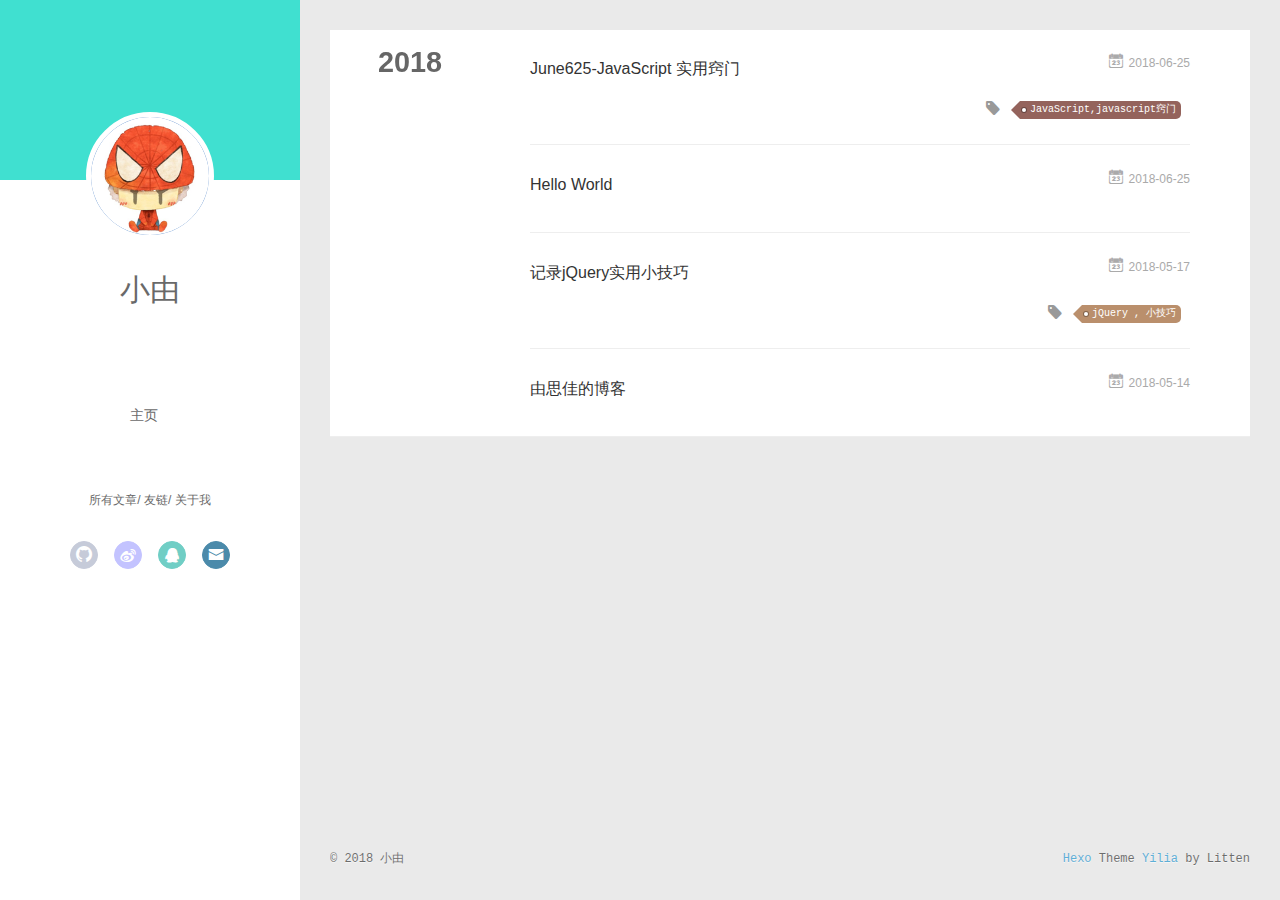
<file: archives/2018/index.html>
<!DOCTYPE html>
<html>
<head>
  <meta charset="utf-8">
  
  <meta name="renderer" content="webkit">
  <meta http-equiv="X-UA-Compatible" content="IE=edge" >
  <link rel="dns-prefetch" href="https://github.com/xiaoyoutongzhi">
  <title>Archives: 2018 | 小由同志的博客</title>
  <meta name="viewport" content="width=device-width, initial-scale=1, maximum-scale=1">
  <meta name="description" content="知识记录">
<meta name="keywords" content="前端,js,jquery,javascript,html5,开发者,程序猿,程序媛,极客,编程,代码,开源,IT网站,Developer,Programmer,Coder,Geek,html,css,css3,用户体验">
<meta property="og:type" content="website">
<meta property="og:title" content="小由同志的博客">
<meta property="og:url" content="https://github.com/xiaoyoutongzhi/archives/2018/index.html">
<meta property="og:site_name" content="小由同志的博客">
<meta property="og:description" content="知识记录">
<meta property="og:locale" content="中文/英文">
<meta name="twitter:card" content="summary">
<meta name="twitter:title" content="小由同志的博客">
<meta name="twitter:description" content="知识记录">
  
    <link rel="alternative" href="/atom.xml" title="小由同志的博客" type="application/atom+xml">
  
  
    <link rel="icon" href="/favicon.png">
  
  <link rel="stylesheet" type="text/css" href="/./main.0cf68a.css">
  <style type="text/css">
  
    #container.show {
      background: linear-gradient(200deg,#a0cfe4,#e8c37e);
    }
  </style>
  

  

</head>

<body>
  <div id="container" q-class="show:isCtnShow">
    <canvas id="anm-canvas" class="anm-canvas"></canvas>
    <div class="left-col" q-class="show:isShow">
      
<div class="overlay" style="background: #40e0d0"></div>
<div class="intrude-less">
	<header id="header" class="inner">
		<a href="/" class="profilepic">
			<img src="/assets/img/upic.jpg" class="js-avatar">
		</a>
		<hgroup>
		  <h1 class="header-author"><a href="/">小由</a></h1>
		</hgroup>
		

		<nav class="header-menu">
			<ul>
			
				<li><a href="https://xiaoyoutongzhi.github.io/">主页</a></li>
	        
			</ul>
		</nav>
		<nav class="header-smart-menu">
    		
    			
    			<a q-on="click: openSlider(e, 'innerArchive')" href="javascript:void(0)">所有文章</a>
    			
            
    			
    			<a q-on="click: openSlider(e, 'friends')" href="javascript:void(0)">友链</a>
    			
            
    			
    			<a q-on="click: openSlider(e, 'aboutme')" href="javascript:void(0)">关于我</a>
    			
            
		</nav>
		<nav class="header-nav">
			<div class="social">
				
					<a class="github" target="_blank" href="https://github.com/xiaoyoutongzhi" title="github"><i class="icon-github"></i></a>
		        
					<a class="weibo" target="_blank" href="http://weibo.com/u/6551832980" title="weibo"><i class="icon-weibo"></i></a>
		        
					<a class="qq" target="_blank" href="http://wpa.qq.com/msgrd?v=3&amp;uin=526777176&amp;site=qq&amp;menu=yes" title="qq"><i class="icon-qq"></i></a>
		        
					<a class="mail" target="_blank" href="mailto:526777176@qq.com" title="mail"><i class="icon-mail"></i></a>
		        
			</div>
		</nav>
	</header>		
</div>

    </div>
    <div class="mid-col" q-class="show:isShow,hide:isShow|isFalse">
      
<nav id="mobile-nav">
  	<div class="overlay js-overlay" style="background: #40e0d0"></div>
	<div class="btnctn js-mobile-btnctn">
  		<div class="slider-trigger list" q-on="click: openSlider(e)"><i class="icon icon-sort"></i></div>
	</div>
	<div class="intrude-less">
		<header id="header" class="inner">
			<div class="profilepic">
				<img src="/assets/img/upic.jpg" class="js-avatar">
			</div>
			<hgroup>
			  <h1 class="header-author js-header-author">小由</h1>
			</hgroup>
			
			
			
				
			
			
			
			<nav class="header-nav">
				<div class="social">
					
						<a class="github" target="_blank" href="https://github.com/xiaoyoutongzhi" title="github"><i class="icon-github"></i></a>
			        
						<a class="weibo" target="_blank" href="http://weibo.com/u/6551832980" title="weibo"><i class="icon-weibo"></i></a>
			        
						<a class="qq" target="_blank" href="http://wpa.qq.com/msgrd?v=3&amp;uin=526777176&amp;site=qq&amp;menu=yes" title="qq"><i class="icon-qq"></i></a>
			        
						<a class="mail" target="_blank" href="mailto:526777176@qq.com" title="mail"><i class="icon-mail"></i></a>
			        
				</div>
			</nav>

			<nav class="header-menu js-header-menu">
				<ul style="width: 50%">
				
				
					<li style="width: 100%"><a href="https://xiaoyoutongzhi.github.io/">主页</a></li>
		        
				</ul>
			</nav>
		</header>				
	</div>
	<div class="mobile-mask" style="display:none" q-show="isShow"></div>
</nav>

      <div id="wrapper" class="body-wrap">
        <div class="menu-l">
          <div class="canvas-wrap">
            <canvas data-colors="#eaeaea" data-sectionHeight="100" data-contentId="js-content" id="myCanvas1" class="anm-canvas"></canvas>
          </div>
          <div id="js-content" class="content-ll">
            
  
  
    
    
      
      
      <section class="archives-wrap">
        <div class="archive-year-wrap">
          <a href="/archives/2018" class="archive-year">2018</a>
        </div>
        <div class="archives">
    
    <article class="archive-article archive-type-post">
  <div class="archive-article-inner">
    <header class="archive-article-header">
      	<div class="article-meta">
	      	<a href="/2018/06/25/june625/" class="archive-article-date">
  	<time datetime="2018-06-25T08:42:09.000Z" itemprop="datePublished"><i class="icon-calendar icon"></i>2018-06-25</time>
</a>
        </div>
    	 
  
    <h1 itemprop="name">
      <a class="archive-article-title" href="/2018/06/25/june625/">June625-JavaScript 实用窍门</a>
    </h1>
  

        <div class="article-info info-on-right">
          
	<div class="article-tag tagcloud">
		<i class="icon-price-tags icon"></i>
		<ul class="article-tag-list">
			 
        		<li class="article-tag-list-item">
        			<a href="javascript:void(0)" class="js-tag article-tag-list-link color4">JavaScript,javascript窍门</a>
        		</li>
      		
		</ul>
	</div>

          

        </div>
        <div class="clearfix"></div>
    </header>
  </div>
</article>
  
    
    
    <article class="archive-article archive-type-post">
  <div class="archive-article-inner">
    <header class="archive-article-header">
      	<div class="article-meta">
	      	<a href="/2018/06/25/hello-world/" class="archive-article-date">
  	<time datetime="2018-06-25T08:41:17.458Z" itemprop="datePublished"><i class="icon-calendar icon"></i>2018-06-25</time>
</a>
        </div>
    	 
  
    <h1 itemprop="name">
      <a class="archive-article-title" href="/2018/06/25/hello-world/">Hello World</a>
    </h1>
  

        <div class="article-info info-on-right">
          
          

        </div>
        <div class="clearfix"></div>
    </header>
  </div>
</article>
  
    
    
    <article class="archive-article archive-type-post">
  <div class="archive-article-inner">
    <header class="archive-article-header">
      	<div class="article-meta">
	      	<a href="/2018/05/17/jquery/" class="archive-article-date">
  	<time datetime="2018-05-17T07:21:00.000Z" itemprop="datePublished"><i class="icon-calendar icon"></i>2018-05-17</time>
</a>
        </div>
    	 
  
    <h1 itemprop="name">
      <a class="archive-article-title" href="/2018/05/17/jquery/">记录jQuery实用小技巧</a>
    </h1>
  

        <div class="article-info info-on-right">
          
	<div class="article-tag tagcloud">
		<i class="icon-price-tags icon"></i>
		<ul class="article-tag-list">
			 
        		<li class="article-tag-list-item">
        			<a href="javascript:void(0)" class="js-tag article-tag-list-link color3">jQuery , 小技巧</a>
        		</li>
      		
		</ul>
	</div>

          

        </div>
        <div class="clearfix"></div>
    </header>
  </div>
</article>
  
    
    
    <article class="archive-article archive-type-post">
  <div class="archive-article-inner">
    <header class="archive-article-header">
      	<div class="article-meta">
	      	<a href="/2018/05/14/firstbg/" class="archive-article-date">
  	<time datetime="2018-05-14T06:34:32.000Z" itemprop="datePublished"><i class="icon-calendar icon"></i>2018-05-14</time>
</a>
        </div>
    	 
  
    <h1 itemprop="name">
      <a class="archive-article-title" href="/2018/05/14/firstbg/">由思佳的博客</a>
    </h1>
  

        <div class="article-info info-on-right">
          
          

        </div>
        <div class="clearfix"></div>
    </header>
  </div>
</article>
  
  
    </div></section>
  

    


          </div>
        </div>
      </div>
      <footer id="footer">
  <div class="outer">
    <div id="footer-info">
    	<div class="footer-left">
    		&copy; 2018 小由
    	</div>
      	<div class="footer-right">
      		<a href="http://hexo.io/" target="_blank">Hexo</a>  Theme <a href="https://github.com/litten/hexo-theme-yilia" target="_blank">Yilia</a> by Litten
      	</div>
    </div>
  </div>
</footer>
    </div>
    <script>
	var yiliaConfig = {
		mathjax: false,
		isHome: false,
		isPost: false,
		isArchive: true,
		isTag: false,
		isCategory: false,
		open_in_new: false,
		toc_hide_index: true,
		root: "/",
		innerArchive: true,
		showTags: false
	}
</script>

<script>!function(t){function n(e){if(r[e])return r[e].exports;var i=r[e]={exports:{},id:e,loaded:!1};return t[e].call(i.exports,i,i.exports,n),i.loaded=!0,i.exports}var r={};n.m=t,n.c=r,n.p="./",n(0)}([function(t,n,r){r(195),t.exports=r(191)},function(t,n,r){var e=r(3),i=r(52),o=r(27),u=r(28),c=r(53),f="prototype",a=function(t,n,r){var s,l,h,v,p=t&a.F,d=t&a.G,y=t&a.S,g=t&a.P,b=t&a.B,m=d?e:y?e[n]||(e[n]={}):(e[n]||{})[f],x=d?i:i[n]||(i[n]={}),w=x[f]||(x[f]={});d&&(r=n);for(s in r)l=!p&&m&&void 0!==m[s],h=(l?m:r)[s],v=b&&l?c(h,e):g&&"function"==typeof h?c(Function.call,h):h,m&&u(m,s,h,t&a.U),x[s]!=h&&o(x,s,v),g&&w[s]!=h&&(w[s]=h)};e.core=i,a.F=1,a.G=2,a.S=4,a.P=8,a.B=16,a.W=32,a.U=64,a.R=128,t.exports=a},function(t,n,r){var e=r(6);t.exports=function(t){if(!e(t))throw TypeError(t+" is not an object!");return t}},function(t,n){var r=t.exports="undefined"!=typeof window&&window.Math==Math?window:"undefined"!=typeof self&&self.Math==Math?self:Function("return this")();"number"==typeof __g&&(__g=r)},function(t,n){t.exports=function(t){try{return!!t()}catch(t){return!0}}},function(t,n){var r=t.exports="undefined"!=typeof window&&window.Math==Math?window:"undefined"!=typeof self&&self.Math==Math?self:Function("return this")();"number"==typeof __g&&(__g=r)},function(t,n){t.exports=function(t){return"object"==typeof t?null!==t:"function"==typeof t}},function(t,n,r){var e=r(126)("wks"),i=r(76),o=r(3).Symbol,u="function"==typeof o;(t.exports=function(t){return e[t]||(e[t]=u&&o[t]||(u?o:i)("Symbol."+t))}).store=e},function(t,n){var r={}.hasOwnProperty;t.exports=function(t,n){return r.call(t,n)}},function(t,n,r){var e=r(94),i=r(33);t.exports=function(t){return e(i(t))}},function(t,n,r){t.exports=!r(4)(function(){return 7!=Object.defineProperty({},"a",{get:function(){return 7}}).a})},function(t,n,r){var e=r(2),i=r(167),o=r(50),u=Object.defineProperty;n.f=r(10)?Object.defineProperty:function(t,n,r){if(e(t),n=o(n,!0),e(r),i)try{return u(t,n,r)}catch(t){}if("get"in r||"set"in r)throw TypeError("Accessors not supported!");return"value"in r&&(t[n]=r.value),t}},function(t,n,r){t.exports=!r(18)(function(){return 7!=Object.defineProperty({},"a",{get:function(){return 7}}).a})},function(t,n,r){var e=r(14),i=r(22);t.exports=r(12)?function(t,n,r){return e.f(t,n,i(1,r))}:function(t,n,r){return t[n]=r,t}},function(t,n,r){var e=r(20),i=r(58),o=r(42),u=Object.defineProperty;n.f=r(12)?Object.defineProperty:function(t,n,r){if(e(t),n=o(n,!0),e(r),i)try{return u(t,n,r)}catch(t){}if("get"in r||"set"in r)throw TypeError("Accessors not supported!");return"value"in r&&(t[n]=r.value),t}},function(t,n,r){var e=r(40)("wks"),i=r(23),o=r(5).Symbol,u="function"==typeof o;(t.exports=function(t){return e[t]||(e[t]=u&&o[t]||(u?o:i)("Symbol."+t))}).store=e},function(t,n,r){var e=r(67),i=Math.min;t.exports=function(t){return t>0?i(e(t),9007199254740991):0}},function(t,n,r){var e=r(46);t.exports=function(t){return Object(e(t))}},function(t,n){t.exports=function(t){try{return!!t()}catch(t){return!0}}},function(t,n,r){var e=r(63),i=r(34);t.exports=Object.keys||function(t){return e(t,i)}},function(t,n,r){var e=r(21);t.exports=function(t){if(!e(t))throw TypeError(t+" is not an object!");return t}},function(t,n){t.exports=function(t){return"object"==typeof t?null!==t:"function"==typeof t}},function(t,n){t.exports=function(t,n){return{enumerable:!(1&t),configurable:!(2&t),writable:!(4&t),value:n}}},function(t,n){var r=0,e=Math.random();t.exports=function(t){return"Symbol(".concat(void 0===t?"":t,")_",(++r+e).toString(36))}},function(t,n){var r={}.hasOwnProperty;t.exports=function(t,n){return r.call(t,n)}},function(t,n){var r=t.exports={version:"2.4.0"};"number"==typeof __e&&(__e=r)},function(t,n){t.exports=function(t){if("function"!=typeof t)throw TypeError(t+" is not a function!");return t}},function(t,n,r){var e=r(11),i=r(66);t.exports=r(10)?function(t,n,r){return e.f(t,n,i(1,r))}:function(t,n,r){return t[n]=r,t}},function(t,n,r){var e=r(3),i=r(27),o=r(24),u=r(76)("src"),c="toString",f=Function[c],a=(""+f).split(c);r(52).inspectSource=function(t){return f.call(t)},(t.exports=function(t,n,r,c){var f="function"==typeof r;f&&(o(r,"name")||i(r,"name",n)),t[n]!==r&&(f&&(o(r,u)||i(r,u,t[n]?""+t[n]:a.join(String(n)))),t===e?t[n]=r:c?t[n]?t[n]=r:i(t,n,r):(delete t[n],i(t,n,r)))})(Function.prototype,c,function(){return"function"==typeof this&&this[u]||f.call(this)})},function(t,n,r){var e=r(1),i=r(4),o=r(46),u=function(t,n,r,e){var i=String(o(t)),u="<"+n;return""!==r&&(u+=" "+r+'="'+String(e).replace(/"/g,"&quot;")+'"'),u+">"+i+"</"+n+">"};t.exports=function(t,n){var r={};r[t]=n(u),e(e.P+e.F*i(function(){var n=""[t]('"');return n!==n.toLowerCase()||n.split('"').length>3}),"String",r)}},function(t,n,r){var e=r(115),i=r(46);t.exports=function(t){return e(i(t))}},function(t,n,r){var e=r(116),i=r(66),o=r(30),u=r(50),c=r(24),f=r(167),a=Object.getOwnPropertyDescriptor;n.f=r(10)?a:function(t,n){if(t=o(t),n=u(n,!0),f)try{return a(t,n)}catch(t){}if(c(t,n))return i(!e.f.call(t,n),t[n])}},function(t,n,r){var e=r(24),i=r(17),o=r(145)("IE_PROTO"),u=Object.prototype;t.exports=Object.getPrototypeOf||function(t){return t=i(t),e(t,o)?t[o]:"function"==typeof t.constructor&&t instanceof t.constructor?t.constructor.prototype:t instanceof Object?u:null}},function(t,n){t.exports=function(t){if(void 0==t)throw TypeError("Can't call method on  "+t);return t}},function(t,n){t.exports="constructor,hasOwnProperty,isPrototypeOf,propertyIsEnumerable,toLocaleString,toString,valueOf".split(",")},function(t,n){t.exports={}},function(t,n){t.exports=!0},function(t,n){n.f={}.propertyIsEnumerable},function(t,n,r){var e=r(14).f,i=r(8),o=r(15)("toStringTag");t.exports=function(t,n,r){t&&!i(t=r?t:t.prototype,o)&&e(t,o,{configurable:!0,value:n})}},function(t,n,r){var e=r(40)("keys"),i=r(23);t.exports=function(t){return e[t]||(e[t]=i(t))}},function(t,n,r){var e=r(5),i="__core-js_shared__",o=e[i]||(e[i]={});t.exports=function(t){return o[t]||(o[t]={})}},function(t,n){var r=Math.ceil,e=Math.floor;t.exports=function(t){return isNaN(t=+t)?0:(t>0?e:r)(t)}},function(t,n,r){var e=r(21);t.exports=function(t,n){if(!e(t))return t;var r,i;if(n&&"function"==typeof(r=t.toString)&&!e(i=r.call(t)))return i;if("function"==typeof(r=t.valueOf)&&!e(i=r.call(t)))return i;if(!n&&"function"==typeof(r=t.toString)&&!e(i=r.call(t)))return i;throw TypeError("Can't convert object to primitive value")}},function(t,n,r){var e=r(5),i=r(25),o=r(36),u=r(44),c=r(14).f;t.exports=function(t){var n=i.Symbol||(i.Symbol=o?{}:e.Symbol||{});"_"==t.charAt(0)||t in n||c(n,t,{value:u.f(t)})}},function(t,n,r){n.f=r(15)},function(t,n){var r={}.toString;t.exports=function(t){return r.call(t).slice(8,-1)}},function(t,n){t.exports=function(t){if(void 0==t)throw TypeError("Can't call method on  "+t);return t}},function(t,n,r){var e=r(4);t.exports=function(t,n){return!!t&&e(function(){n?t.call(null,function(){},1):t.call(null)})}},function(t,n,r){var e=r(53),i=r(115),o=r(17),u=r(16),c=r(203);t.exports=function(t,n){var r=1==t,f=2==t,a=3==t,s=4==t,l=6==t,h=5==t||l,v=n||c;return function(n,c,p){for(var d,y,g=o(n),b=i(g),m=e(c,p,3),x=u(b.length),w=0,S=r?v(n,x):f?v(n,0):void 0;x>w;w++)if((h||w in b)&&(d=b[w],y=m(d,w,g),t))if(r)S[w]=y;else if(y)switch(t){case 3:return!0;case 5:return d;case 6:return w;case 2:S.push(d)}else if(s)return!1;return l?-1:a||s?s:S}}},function(t,n,r){var e=r(1),i=r(52),o=r(4);t.exports=function(t,n){var r=(i.Object||{})[t]||Object[t],u={};u[t]=n(r),e(e.S+e.F*o(function(){r(1)}),"Object",u)}},function(t,n,r){var e=r(6);t.exports=function(t,n){if(!e(t))return t;var r,i;if(n&&"function"==typeof(r=t.toString)&&!e(i=r.call(t)))return i;if("function"==typeof(r=t.valueOf)&&!e(i=r.call(t)))return i;if(!n&&"function"==typeof(r=t.toString)&&!e(i=r.call(t)))return i;throw TypeError("Can't convert object to primitive value")}},function(t,n,r){var e=r(5),i=r(25),o=r(91),u=r(13),c="prototype",f=function(t,n,r){var a,s,l,h=t&f.F,v=t&f.G,p=t&f.S,d=t&f.P,y=t&f.B,g=t&f.W,b=v?i:i[n]||(i[n]={}),m=b[c],x=v?e:p?e[n]:(e[n]||{})[c];v&&(r=n);for(a in r)(s=!h&&x&&void 0!==x[a])&&a in b||(l=s?x[a]:r[a],b[a]=v&&"function"!=typeof x[a]?r[a]:y&&s?o(l,e):g&&x[a]==l?function(t){var n=function(n,r,e){if(this instanceof t){switch(arguments.length){case 0:return new t;case 1:return new t(n);case 2:return new t(n,r)}return new t(n,r,e)}return t.apply(this,arguments)};return n[c]=t[c],n}(l):d&&"function"==typeof l?o(Function.call,l):l,d&&((b.virtual||(b.virtual={}))[a]=l,t&f.R&&m&&!m[a]&&u(m,a,l)))};f.F=1,f.G=2,f.S=4,f.P=8,f.B=16,f.W=32,f.U=64,f.R=128,t.exports=f},function(t,n){var r=t.exports={version:"2.4.0"};"number"==typeof __e&&(__e=r)},function(t,n,r){var e=r(26);t.exports=function(t,n,r){if(e(t),void 0===n)return t;switch(r){case 1:return function(r){return t.call(n,r)};case 2:return function(r,e){return t.call(n,r,e)};case 3:return function(r,e,i){return t.call(n,r,e,i)}}return function(){return t.apply(n,arguments)}}},function(t,n,r){var e=r(183),i=r(1),o=r(126)("metadata"),u=o.store||(o.store=new(r(186))),c=function(t,n,r){var i=u.get(t);if(!i){if(!r)return;u.set(t,i=new e)}var o=i.get(n);if(!o){if(!r)return;i.set(n,o=new e)}return o},f=function(t,n,r){var e=c(n,r,!1);return void 0!==e&&e.has(t)},a=function(t,n,r){var e=c(n,r,!1);return void 0===e?void 0:e.get(t)},s=function(t,n,r,e){c(r,e,!0).set(t,n)},l=function(t,n){var r=c(t,n,!1),e=[];return r&&r.forEach(function(t,n){e.push(n)}),e},h=function(t){return void 0===t||"symbol"==typeof t?t:String(t)},v=function(t){i(i.S,"Reflect",t)};t.exports={store:u,map:c,has:f,get:a,set:s,keys:l,key:h,exp:v}},function(t,n,r){"use strict";if(r(10)){var e=r(69),i=r(3),o=r(4),u=r(1),c=r(127),f=r(152),a=r(53),s=r(68),l=r(66),h=r(27),v=r(73),p=r(67),d=r(16),y=r(75),g=r(50),b=r(24),m=r(180),x=r(114),w=r(6),S=r(17),_=r(137),O=r(70),E=r(32),P=r(71).f,j=r(154),F=r(76),M=r(7),A=r(48),N=r(117),T=r(146),I=r(155),k=r(80),L=r(123),R=r(74),C=r(130),D=r(160),U=r(11),W=r(31),G=U.f,B=W.f,V=i.RangeError,z=i.TypeError,q=i.Uint8Array,K="ArrayBuffer",J="Shared"+K,Y="BYTES_PER_ELEMENT",H="prototype",$=Array[H],X=f.ArrayBuffer,Q=f.DataView,Z=A(0),tt=A(2),nt=A(3),rt=A(4),et=A(5),it=A(6),ot=N(!0),ut=N(!1),ct=I.values,ft=I.keys,at=I.entries,st=$.lastIndexOf,lt=$.reduce,ht=$.reduceRight,vt=$.join,pt=$.sort,dt=$.slice,yt=$.toString,gt=$.toLocaleString,bt=M("iterator"),mt=M("toStringTag"),xt=F("typed_constructor"),wt=F("def_constructor"),St=c.CONSTR,_t=c.TYPED,Ot=c.VIEW,Et="Wrong length!",Pt=A(1,function(t,n){return Tt(T(t,t[wt]),n)}),jt=o(function(){return 1===new q(new Uint16Array([1]).buffer)[0]}),Ft=!!q&&!!q[H].set&&o(function(){new q(1).set({})}),Mt=function(t,n){if(void 0===t)throw z(Et);var r=+t,e=d(t);if(n&&!m(r,e))throw V(Et);return e},At=function(t,n){var r=p(t);if(r<0||r%n)throw V("Wrong offset!");return r},Nt=function(t){if(w(t)&&_t in t)return t;throw z(t+" is not a typed array!")},Tt=function(t,n){if(!(w(t)&&xt in t))throw z("It is not a typed array constructor!");return new t(n)},It=function(t,n){return kt(T(t,t[wt]),n)},kt=function(t,n){for(var r=0,e=n.length,i=Tt(t,e);e>r;)i[r]=n[r++];return i},Lt=function(t,n,r){G(t,n,{get:function(){return this._d[r]}})},Rt=function(t){var n,r,e,i,o,u,c=S(t),f=arguments.length,s=f>1?arguments[1]:void 0,l=void 0!==s,h=j(c);if(void 0!=h&&!_(h)){for(u=h.call(c),e=[],n=0;!(o=u.next()).done;n++)e.push(o.value);c=e}for(l&&f>2&&(s=a(s,arguments[2],2)),n=0,r=d(c.length),i=Tt(this,r);r>n;n++)i[n]=l?s(c[n],n):c[n];return i},Ct=function(){for(var t=0,n=arguments.length,r=Tt(this,n);n>t;)r[t]=arguments[t++];return r},Dt=!!q&&o(function(){gt.call(new q(1))}),Ut=function(){return gt.apply(Dt?dt.call(Nt(this)):Nt(this),arguments)},Wt={copyWithin:function(t,n){return D.call(Nt(this),t,n,arguments.length>2?arguments[2]:void 0)},every:function(t){return rt(Nt(this),t,arguments.length>1?arguments[1]:void 0)},fill:function(t){return C.apply(Nt(this),arguments)},filter:function(t){return It(this,tt(Nt(this),t,arguments.length>1?arguments[1]:void 0))},find:function(t){return et(Nt(this),t,arguments.length>1?arguments[1]:void 0)},findIndex:function(t){return it(Nt(this),t,arguments.length>1?arguments[1]:void 0)},forEach:function(t){Z(Nt(this),t,arguments.length>1?arguments[1]:void 0)},indexOf:function(t){return ut(Nt(this),t,arguments.length>1?arguments[1]:void 0)},includes:function(t){return ot(Nt(this),t,arguments.length>1?arguments[1]:void 0)},join:function(t){return vt.apply(Nt(this),arguments)},lastIndexOf:function(t){return st.apply(Nt(this),arguments)},map:function(t){return Pt(Nt(this),t,arguments.length>1?arguments[1]:void 0)},reduce:function(t){return lt.apply(Nt(this),arguments)},reduceRight:function(t){return ht.apply(Nt(this),arguments)},reverse:function(){for(var t,n=this,r=Nt(n).length,e=Math.floor(r/2),i=0;i<e;)t=n[i],n[i++]=n[--r],n[r]=t;return n},some:function(t){return nt(Nt(this),t,arguments.length>1?arguments[1]:void 0)},sort:function(t){return pt.call(Nt(this),t)},subarray:function(t,n){var r=Nt(this),e=r.length,i=y(t,e);return new(T(r,r[wt]))(r.buffer,r.byteOffset+i*r.BYTES_PER_ELEMENT,d((void 0===n?e:y(n,e))-i))}},Gt=function(t,n){return It(this,dt.call(Nt(this),t,n))},Bt=function(t){Nt(this);var n=At(arguments[1],1),r=this.length,e=S(t),i=d(e.length),o=0;if(i+n>r)throw V(Et);for(;o<i;)this[n+o]=e[o++]},Vt={entries:function(){return at.call(Nt(this))},keys:function(){return ft.call(Nt(this))},values:function(){return ct.call(Nt(this))}},zt=function(t,n){return w(t)&&t[_t]&&"symbol"!=typeof n&&n in t&&String(+n)==String(n)},qt=function(t,n){return zt(t,n=g(n,!0))?l(2,t[n]):B(t,n)},Kt=function(t,n,r){return!(zt(t,n=g(n,!0))&&w(r)&&b(r,"value"))||b(r,"get")||b(r,"set")||r.configurable||b(r,"writable")&&!r.writable||b(r,"enumerable")&&!r.enumerable?G(t,n,r):(t[n]=r.value,t)};St||(W.f=qt,U.f=Kt),u(u.S+u.F*!St,"Object",{getOwnPropertyDescriptor:qt,defineProperty:Kt}),o(function(){yt.call({})})&&(yt=gt=function(){return vt.call(this)});var Jt=v({},Wt);v(Jt,Vt),h(Jt,bt,Vt.values),v(Jt,{slice:Gt,set:Bt,constructor:function(){},toString:yt,toLocaleString:Ut}),Lt(Jt,"buffer","b"),Lt(Jt,"byteOffset","o"),Lt(Jt,"byteLength","l"),Lt(Jt,"length","e"),G(Jt,mt,{get:function(){return this[_t]}}),t.exports=function(t,n,r,f){f=!!f;var a=t+(f?"Clamped":"")+"Array",l="Uint8Array"!=a,v="get"+t,p="set"+t,y=i[a],g=y||{},b=y&&E(y),m=!y||!c.ABV,S={},_=y&&y[H],j=function(t,r){var e=t._d;return e.v[v](r*n+e.o,jt)},F=function(t,r,e){var i=t._d;f&&(e=(e=Math.round(e))<0?0:e>255?255:255&e),i.v[p](r*n+i.o,e,jt)},M=function(t,n){G(t,n,{get:function(){return j(this,n)},set:function(t){return F(this,n,t)},enumerable:!0})};m?(y=r(function(t,r,e,i){s(t,y,a,"_d");var o,u,c,f,l=0,v=0;if(w(r)){if(!(r instanceof X||(f=x(r))==K||f==J))return _t in r?kt(y,r):Rt.call(y,r);o=r,v=At(e,n);var p=r.byteLength;if(void 0===i){if(p%n)throw V(Et);if((u=p-v)<0)throw V(Et)}else if((u=d(i)*n)+v>p)throw V(Et);c=u/n}else c=Mt(r,!0),u=c*n,o=new X(u);for(h(t,"_d",{b:o,o:v,l:u,e:c,v:new Q(o)});l<c;)M(t,l++)}),_=y[H]=O(Jt),h(_,"constructor",y)):L(function(t){new y(null),new y(t)},!0)||(y=r(function(t,r,e,i){s(t,y,a);var o;return w(r)?r instanceof X||(o=x(r))==K||o==J?void 0!==i?new g(r,At(e,n),i):void 0!==e?new g(r,At(e,n)):new g(r):_t in r?kt(y,r):Rt.call(y,r):new g(Mt(r,l))}),Z(b!==Function.prototype?P(g).concat(P(b)):P(g),function(t){t in y||h(y,t,g[t])}),y[H]=_,e||(_.constructor=y));var A=_[bt],N=!!A&&("values"==A.name||void 0==A.name),T=Vt.values;h(y,xt,!0),h(_,_t,a),h(_,Ot,!0),h(_,wt,y),(f?new y(1)[mt]==a:mt in _)||G(_,mt,{get:function(){return a}}),S[a]=y,u(u.G+u.W+u.F*(y!=g),S),u(u.S,a,{BYTES_PER_ELEMENT:n,from:Rt,of:Ct}),Y in _||h(_,Y,n),u(u.P,a,Wt),R(a),u(u.P+u.F*Ft,a,{set:Bt}),u(u.P+u.F*!N,a,Vt),u(u.P+u.F*(_.toString!=yt),a,{toString:yt}),u(u.P+u.F*o(function(){new y(1).slice()}),a,{slice:Gt}),u(u.P+u.F*(o(function(){return[1,2].toLocaleString()!=new y([1,2]).toLocaleString()})||!o(function(){_.toLocaleString.call([1,2])})),a,{toLocaleString:Ut}),k[a]=N?A:T,e||N||h(_,bt,T)}}else t.exports=function(){}},function(t,n){var r={}.toString;t.exports=function(t){return r.call(t).slice(8,-1)}},function(t,n,r){var e=r(21),i=r(5).document,o=e(i)&&e(i.createElement);t.exports=function(t){return o?i.createElement(t):{}}},function(t,n,r){t.exports=!r(12)&&!r(18)(function(){return 7!=Object.defineProperty(r(57)("div"),"a",{get:function(){return 7}}).a})},function(t,n,r){"use strict";var e=r(36),i=r(51),o=r(64),u=r(13),c=r(8),f=r(35),a=r(96),s=r(38),l=r(103),h=r(15)("iterator"),v=!([].keys&&"next"in[].keys()),p="keys",d="values",y=function(){return this};t.exports=function(t,n,r,g,b,m,x){a(r,n,g);var w,S,_,O=function(t){if(!v&&t in F)return F[t];switch(t){case p:case d:return function(){return new r(this,t)}}return function(){return new r(this,t)}},E=n+" Iterator",P=b==d,j=!1,F=t.prototype,M=F[h]||F["@@iterator"]||b&&F[b],A=M||O(b),N=b?P?O("entries"):A:void 0,T="Array"==n?F.entries||M:M;if(T&&(_=l(T.call(new t)))!==Object.prototype&&(s(_,E,!0),e||c(_,h)||u(_,h,y)),P&&M&&M.name!==d&&(j=!0,A=function(){return M.call(this)}),e&&!x||!v&&!j&&F[h]||u(F,h,A),f[n]=A,f[E]=y,b)if(w={values:P?A:O(d),keys:m?A:O(p),entries:N},x)for(S in w)S in F||o(F,S,w[S]);else i(i.P+i.F*(v||j),n,w);return w}},function(t,n,r){var e=r(20),i=r(100),o=r(34),u=r(39)("IE_PROTO"),c=function(){},f="prototype",a=function(){var t,n=r(57)("iframe"),e=o.length;for(n.style.display="none",r(93).appendChild(n),n.src="javascript:",t=n.contentWindow.document,t.open(),t.write("<script>document.F=Object<\/script>"),t.close(),a=t.F;e--;)delete a[f][o[e]];return a()};t.exports=Object.create||function(t,n){var r;return null!==t?(c[f]=e(t),r=new c,c[f]=null,r[u]=t):r=a(),void 0===n?r:i(r,n)}},function(t,n,r){var e=r(63),i=r(34).concat("length","prototype");n.f=Object.getOwnPropertyNames||function(t){return e(t,i)}},function(t,n){n.f=Object.getOwnPropertySymbols},function(t,n,r){var e=r(8),i=r(9),o=r(90)(!1),u=r(39)("IE_PROTO");t.exports=function(t,n){var r,c=i(t),f=0,a=[];for(r in c)r!=u&&e(c,r)&&a.push(r);for(;n.length>f;)e(c,r=n[f++])&&(~o(a,r)||a.push(r));return a}},function(t,n,r){t.exports=r(13)},function(t,n,r){var e=r(76)("meta"),i=r(6),o=r(24),u=r(11).f,c=0,f=Object.isExtensible||function(){return!0},a=!r(4)(function(){return f(Object.preventExtensions({}))}),s=function(t){u(t,e,{value:{i:"O"+ ++c,w:{}}})},l=function(t,n){if(!i(t))return"symbol"==typeof t?t:("string"==typeof t?"S":"P")+t;if(!o(t,e)){if(!f(t))return"F";if(!n)return"E";s(t)}return t[e].i},h=function(t,n){if(!o(t,e)){if(!f(t))return!0;if(!n)return!1;s(t)}return t[e].w},v=function(t){return a&&p.NEED&&f(t)&&!o(t,e)&&s(t),t},p=t.exports={KEY:e,NEED:!1,fastKey:l,getWeak:h,onFreeze:v}},function(t,n){t.exports=function(t,n){return{enumerable:!(1&t),configurable:!(2&t),writable:!(4&t),value:n}}},function(t,n){var r=Math.ceil,e=Math.floor;t.exports=function(t){return isNaN(t=+t)?0:(t>0?e:r)(t)}},function(t,n){t.exports=function(t,n,r,e){if(!(t instanceof n)||void 0!==e&&e in t)throw TypeError(r+": incorrect invocation!");return t}},function(t,n){t.exports=!1},function(t,n,r){var e=r(2),i=r(173),o=r(133),u=r(145)("IE_PROTO"),c=function(){},f="prototype",a=function(){var t,n=r(132)("iframe"),e=o.length;for(n.style.display="none",r(135).appendChild(n),n.src="javascript:",t=n.contentWindow.document,t.open(),t.write("<script>document.F=Object<\/script>"),t.close(),a=t.F;e--;)delete a[f][o[e]];return a()};t.exports=Object.create||function(t,n){var r;return null!==t?(c[f]=e(t),r=new c,c[f]=null,r[u]=t):r=a(),void 0===n?r:i(r,n)}},function(t,n,r){var e=r(175),i=r(133).concat("length","prototype");n.f=Object.getOwnPropertyNames||function(t){return e(t,i)}},function(t,n,r){var e=r(175),i=r(133);t.exports=Object.keys||function(t){return e(t,i)}},function(t,n,r){var e=r(28);t.exports=function(t,n,r){for(var i in n)e(t,i,n[i],r);return t}},function(t,n,r){"use strict";var e=r(3),i=r(11),o=r(10),u=r(7)("species");t.exports=function(t){var n=e[t];o&&n&&!n[u]&&i.f(n,u,{configurable:!0,get:function(){return this}})}},function(t,n,r){var e=r(67),i=Math.max,o=Math.min;t.exports=function(t,n){return t=e(t),t<0?i(t+n,0):o(t,n)}},function(t,n){var r=0,e=Math.random();t.exports=function(t){return"Symbol(".concat(void 0===t?"":t,")_",(++r+e).toString(36))}},function(t,n,r){var e=r(33);t.exports=function(t){return Object(e(t))}},function(t,n,r){var e=r(7)("unscopables"),i=Array.prototype;void 0==i[e]&&r(27)(i,e,{}),t.exports=function(t){i[e][t]=!0}},function(t,n,r){var e=r(53),i=r(169),o=r(137),u=r(2),c=r(16),f=r(154),a={},s={},n=t.exports=function(t,n,r,l,h){var v,p,d,y,g=h?function(){return t}:f(t),b=e(r,l,n?2:1),m=0;if("function"!=typeof g)throw TypeError(t+" is not iterable!");if(o(g)){for(v=c(t.length);v>m;m++)if((y=n?b(u(p=t[m])[0],p[1]):b(t[m]))===a||y===s)return y}else for(d=g.call(t);!(p=d.next()).done;)if((y=i(d,b,p.value,n))===a||y===s)return y};n.BREAK=a,n.RETURN=s},function(t,n){t.exports={}},function(t,n,r){var e=r(11).f,i=r(24),o=r(7)("toStringTag");t.exports=function(t,n,r){t&&!i(t=r?t:t.prototype,o)&&e(t,o,{configurable:!0,value:n})}},function(t,n,r){var e=r(1),i=r(46),o=r(4),u=r(150),c="["+u+"]",f="​",a=RegExp("^"+c+c+"*"),s=RegExp(c+c+"*$"),l=function(t,n,r){var i={},c=o(function(){return!!u[t]()||f[t]()!=f}),a=i[t]=c?n(h):u[t];r&&(i[r]=a),e(e.P+e.F*c,"String",i)},h=l.trim=function(t,n){return t=String(i(t)),1&n&&(t=t.replace(a,"")),2&n&&(t=t.replace(s,"")),t};t.exports=l},function(t,n,r){t.exports={default:r(86),__esModule:!0}},function(t,n,r){t.exports={default:r(87),__esModule:!0}},function(t,n,r){"use strict";function e(t){return t&&t.__esModule?t:{default:t}}n.__esModule=!0;var i=r(84),o=e(i),u=r(83),c=e(u),f="function"==typeof c.default&&"symbol"==typeof o.default?function(t){return typeof t}:function(t){return t&&"function"==typeof c.default&&t.constructor===c.default&&t!==c.default.prototype?"symbol":typeof t};n.default="function"==typeof c.default&&"symbol"===f(o.default)?function(t){return void 0===t?"undefined":f(t)}:function(t){return t&&"function"==typeof c.default&&t.constructor===c.default&&t!==c.default.prototype?"symbol":void 0===t?"undefined":f(t)}},function(t,n,r){r(110),r(108),r(111),r(112),t.exports=r(25).Symbol},function(t,n,r){r(109),r(113),t.exports=r(44).f("iterator")},function(t,n){t.exports=function(t){if("function"!=typeof t)throw TypeError(t+" is not a function!");return t}},function(t,n){t.exports=function(){}},function(t,n,r){var e=r(9),i=r(106),o=r(105);t.exports=function(t){return function(n,r,u){var c,f=e(n),a=i(f.length),s=o(u,a);if(t&&r!=r){for(;a>s;)if((c=f[s++])!=c)return!0}else for(;a>s;s++)if((t||s in f)&&f[s]===r)return t||s||0;return!t&&-1}}},function(t,n,r){var e=r(88);t.exports=function(t,n,r){if(e(t),void 0===n)return t;switch(r){case 1:return function(r){return t.call(n,r)};case 2:return function(r,e){return t.call(n,r,e)};case 3:return function(r,e,i){return t.call(n,r,e,i)}}return function(){return t.apply(n,arguments)}}},function(t,n,r){var e=r(19),i=r(62),o=r(37);t.exports=function(t){var n=e(t),r=i.f;if(r)for(var u,c=r(t),f=o.f,a=0;c.length>a;)f.call(t,u=c[a++])&&n.push(u);return n}},function(t,n,r){t.exports=r(5).document&&document.documentElement},function(t,n,r){var e=r(56);t.exports=Object("z").propertyIsEnumerable(0)?Object:function(t){return"String"==e(t)?t.split(""):Object(t)}},function(t,n,r){var e=r(56);t.exports=Array.isArray||function(t){return"Array"==e(t)}},function(t,n,r){"use strict";var e=r(60),i=r(22),o=r(38),u={};r(13)(u,r(15)("iterator"),function(){return this}),t.exports=function(t,n,r){t.prototype=e(u,{next:i(1,r)}),o(t,n+" Iterator")}},function(t,n){t.exports=function(t,n){return{value:n,done:!!t}}},function(t,n,r){var e=r(19),i=r(9);t.exports=function(t,n){for(var r,o=i(t),u=e(o),c=u.length,f=0;c>f;)if(o[r=u[f++]]===n)return r}},function(t,n,r){var e=r(23)("meta"),i=r(21),o=r(8),u=r(14).f,c=0,f=Object.isExtensible||function(){return!0},a=!r(18)(function(){return f(Object.preventExtensions({}))}),s=function(t){u(t,e,{value:{i:"O"+ ++c,w:{}}})},l=function(t,n){if(!i(t))return"symbol"==typeof t?t:("string"==typeof t?"S":"P")+t;if(!o(t,e)){if(!f(t))return"F";if(!n)return"E";s(t)}return t[e].i},h=function(t,n){if(!o(t,e)){if(!f(t))return!0;if(!n)return!1;s(t)}return t[e].w},v=function(t){return a&&p.NEED&&f(t)&&!o(t,e)&&s(t),t},p=t.exports={KEY:e,NEED:!1,fastKey:l,getWeak:h,onFreeze:v}},function(t,n,r){var e=r(14),i=r(20),o=r(19);t.exports=r(12)?Object.defineProperties:function(t,n){i(t);for(var r,u=o(n),c=u.length,f=0;c>f;)e.f(t,r=u[f++],n[r]);return t}},function(t,n,r){var e=r(37),i=r(22),o=r(9),u=r(42),c=r(8),f=r(58),a=Object.getOwnPropertyDescriptor;n.f=r(12)?a:function(t,n){if(t=o(t),n=u(n,!0),f)try{return a(t,n)}catch(t){}if(c(t,n))return i(!e.f.call(t,n),t[n])}},function(t,n,r){var e=r(9),i=r(61).f,o={}.toString,u="object"==typeof window&&window&&Object.getOwnPropertyNames?Object.getOwnPropertyNames(window):[],c=function(t){try{return i(t)}catch(t){return u.slice()}};t.exports.f=function(t){return u&&"[object Window]"==o.call(t)?c(t):i(e(t))}},function(t,n,r){var e=r(8),i=r(77),o=r(39)("IE_PROTO"),u=Object.prototype;t.exports=Object.getPrototypeOf||function(t){return t=i(t),e(t,o)?t[o]:"function"==typeof t.constructor&&t instanceof t.constructor?t.constructor.prototype:t instanceof Object?u:null}},function(t,n,r){var e=r(41),i=r(33);t.exports=function(t){return function(n,r){var o,u,c=String(i(n)),f=e(r),a=c.length;return f<0||f>=a?t?"":void 0:(o=c.charCodeAt(f),o<55296||o>56319||f+1===a||(u=c.charCodeAt(f+1))<56320||u>57343?t?c.charAt(f):o:t?c.slice(f,f+2):u-56320+(o-55296<<10)+65536)}}},function(t,n,r){var e=r(41),i=Math.max,o=Math.min;t.exports=function(t,n){return t=e(t),t<0?i(t+n,0):o(t,n)}},function(t,n,r){var e=r(41),i=Math.min;t.exports=function(t){return t>0?i(e(t),9007199254740991):0}},function(t,n,r){"use strict";var e=r(89),i=r(97),o=r(35),u=r(9);t.exports=r(59)(Array,"Array",function(t,n){this._t=u(t),this._i=0,this._k=n},function(){var t=this._t,n=this._k,r=this._i++;return!t||r>=t.length?(this._t=void 0,i(1)):"keys"==n?i(0,r):"values"==n?i(0,t[r]):i(0,[r,t[r]])},"values"),o.Arguments=o.Array,e("keys"),e("values"),e("entries")},function(t,n){},function(t,n,r){"use strict";var e=r(104)(!0);r(59)(String,"String",function(t){this._t=String(t),this._i=0},function(){var t,n=this._t,r=this._i;return r>=n.length?{value:void 0,done:!0}:(t=e(n,r),this._i+=t.length,{value:t,done:!1})})},function(t,n,r){"use strict";var e=r(5),i=r(8),o=r(12),u=r(51),c=r(64),f=r(99).KEY,a=r(18),s=r(40),l=r(38),h=r(23),v=r(15),p=r(44),d=r(43),y=r(98),g=r(92),b=r(95),m=r(20),x=r(9),w=r(42),S=r(22),_=r(60),O=r(102),E=r(101),P=r(14),j=r(19),F=E.f,M=P.f,A=O.f,N=e.Symbol,T=e.JSON,I=T&&T.stringify,k="prototype",L=v("_hidden"),R=v("toPrimitive"),C={}.propertyIsEnumerable,D=s("symbol-registry"),U=s("symbols"),W=s("op-symbols"),G=Object[k],B="function"==typeof N,V=e.QObject,z=!V||!V[k]||!V[k].findChild,q=o&&a(function(){return 7!=_(M({},"a",{get:function(){return M(this,"a",{value:7}).a}})).a})?function(t,n,r){var e=F(G,n);e&&delete G[n],M(t,n,r),e&&t!==G&&M(G,n,e)}:M,K=function(t){var n=U[t]=_(N[k]);return n._k=t,n},J=B&&"symbol"==typeof N.iterator?function(t){return"symbol"==typeof t}:function(t){return t instanceof N},Y=function(t,n,r){return t===G&&Y(W,n,r),m(t),n=w(n,!0),m(r),i(U,n)?(r.enumerable?(i(t,L)&&t[L][n]&&(t[L][n]=!1),r=_(r,{enumerable:S(0,!1)})):(i(t,L)||M(t,L,S(1,{})),t[L][n]=!0),q(t,n,r)):M(t,n,r)},H=function(t,n){m(t);for(var r,e=g(n=x(n)),i=0,o=e.length;o>i;)Y(t,r=e[i++],n[r]);return t},$=function(t,n){return void 0===n?_(t):H(_(t),n)},X=function(t){var n=C.call(this,t=w(t,!0));return!(this===G&&i(U,t)&&!i(W,t))&&(!(n||!i(this,t)||!i(U,t)||i(this,L)&&this[L][t])||n)},Q=function(t,n){if(t=x(t),n=w(n,!0),t!==G||!i(U,n)||i(W,n)){var r=F(t,n);return!r||!i(U,n)||i(t,L)&&t[L][n]||(r.enumerable=!0),r}},Z=function(t){for(var n,r=A(x(t)),e=[],o=0;r.length>o;)i(U,n=r[o++])||n==L||n==f||e.push(n);return e},tt=function(t){for(var n,r=t===G,e=A(r?W:x(t)),o=[],u=0;e.length>u;)!i(U,n=e[u++])||r&&!i(G,n)||o.push(U[n]);return o};B||(N=function(){if(this instanceof N)throw TypeError("Symbol is not a constructor!");var t=h(arguments.length>0?arguments[0]:void 0),n=function(r){this===G&&n.call(W,r),i(this,L)&&i(this[L],t)&&(this[L][t]=!1),q(this,t,S(1,r))};return o&&z&&q(G,t,{configurable:!0,set:n}),K(t)},c(N[k],"toString",function(){return this._k}),E.f=Q,P.f=Y,r(61).f=O.f=Z,r(37).f=X,r(62).f=tt,o&&!r(36)&&c(G,"propertyIsEnumerable",X,!0),p.f=function(t){return K(v(t))}),u(u.G+u.W+u.F*!B,{Symbol:N});for(var nt="hasInstance,isConcatSpreadable,iterator,match,replace,search,species,split,toPrimitive,toStringTag,unscopables".split(","),rt=0;nt.length>rt;)v(nt[rt++]);for(var nt=j(v.store),rt=0;nt.length>rt;)d(nt[rt++]);u(u.S+u.F*!B,"Symbol",{for:function(t){return i(D,t+="")?D[t]:D[t]=N(t)},keyFor:function(t){if(J(t))return y(D,t);throw TypeError(t+" is not a symbol!")},useSetter:function(){z=!0},useSimple:function(){z=!1}}),u(u.S+u.F*!B,"Object",{create:$,defineProperty:Y,defineProperties:H,getOwnPropertyDescriptor:Q,getOwnPropertyNames:Z,getOwnPropertySymbols:tt}),T&&u(u.S+u.F*(!B||a(function(){var t=N();return"[null]"!=I([t])||"{}"!=I({a:t})||"{}"!=I(Object(t))})),"JSON",{stringify:function(t){if(void 0!==t&&!J(t)){for(var n,r,e=[t],i=1;arguments.length>i;)e.push(arguments[i++]);return n=e[1],"function"==typeof n&&(r=n),!r&&b(n)||(n=function(t,n){if(r&&(n=r.call(this,t,n)),!J(n))return n}),e[1]=n,I.apply(T,e)}}}),N[k][R]||r(13)(N[k],R,N[k].valueOf),l(N,"Symbol"),l(Math,"Math",!0),l(e.JSON,"JSON",!0)},function(t,n,r){r(43)("asyncIterator")},function(t,n,r){r(43)("observable")},function(t,n,r){r(107);for(var e=r(5),i=r(13),o=r(35),u=r(15)("toStringTag"),c=["NodeList","DOMTokenList","MediaList","StyleSheetList","CSSRuleList"],f=0;f<5;f++){var a=c[f],s=e[a],l=s&&s.prototype;l&&!l[u]&&i(l,u,a),o[a]=o.Array}},function(t,n,r){var e=r(45),i=r(7)("toStringTag"),o="Arguments"==e(function(){return arguments}()),u=function(t,n){try{return t[n]}catch(t){}};t.exports=function(t){var n,r,c;return void 0===t?"Undefined":null===t?"Null":"string"==typeof(r=u(n=Object(t),i))?r:o?e(n):"Object"==(c=e(n))&&"function"==typeof n.callee?"Arguments":c}},function(t,n,r){var e=r(45);t.exports=Object("z").propertyIsEnumerable(0)?Object:function(t){return"String"==e(t)?t.split(""):Object(t)}},function(t,n){n.f={}.propertyIsEnumerable},function(t,n,r){var e=r(30),i=r(16),o=r(75);t.exports=function(t){return function(n,r,u){var c,f=e(n),a=i(f.length),s=o(u,a);if(t&&r!=r){for(;a>s;)if((c=f[s++])!=c)return!0}else for(;a>s;s++)if((t||s in f)&&f[s]===r)return t||s||0;return!t&&-1}}},function(t,n,r){"use strict";var e=r(3),i=r(1),o=r(28),u=r(73),c=r(65),f=r(79),a=r(68),s=r(6),l=r(4),h=r(123),v=r(81),p=r(136);t.exports=function(t,n,r,d,y,g){var b=e[t],m=b,x=y?"set":"add",w=m&&m.prototype,S={},_=function(t){var n=w[t];o(w,t,"delete"==t?function(t){return!(g&&!s(t))&&n.call(this,0===t?0:t)}:"has"==t?function(t){return!(g&&!s(t))&&n.call(this,0===t?0:t)}:"get"==t?function(t){return g&&!s(t)?void 0:n.call(this,0===t?0:t)}:"add"==t?function(t){return n.call(this,0===t?0:t),this}:function(t,r){return n.call(this,0===t?0:t,r),this})};if("function"==typeof m&&(g||w.forEach&&!l(function(){(new m).entries().next()}))){var O=new m,E=O[x](g?{}:-0,1)!=O,P=l(function(){O.has(1)}),j=h(function(t){new m(t)}),F=!g&&l(function(){for(var t=new m,n=5;n--;)t[x](n,n);return!t.has(-0)});j||(m=n(function(n,r){a(n,m,t);var e=p(new b,n,m);return void 0!=r&&f(r,y,e[x],e),e}),m.prototype=w,w.constructor=m),(P||F)&&(_("delete"),_("has"),y&&_("get")),(F||E)&&_(x),g&&w.clear&&delete w.clear}else m=d.getConstructor(n,t,y,x),u(m.prototype,r),c.NEED=!0;return v(m,t),S[t]=m,i(i.G+i.W+i.F*(m!=b),S),g||d.setStrong(m,t,y),m}},function(t,n,r){"use strict";var e=r(27),i=r(28),o=r(4),u=r(46),c=r(7);t.exports=function(t,n,r){var f=c(t),a=r(u,f,""[t]),s=a[0],l=a[1];o(function(){var n={};return n[f]=function(){return 7},7!=""[t](n)})&&(i(String.prototype,t,s),e(RegExp.prototype,f,2==n?function(t,n){return l.call(t,this,n)}:function(t){return l.call(t,this)}))}
},function(t,n,r){"use strict";var e=r(2);t.exports=function(){var t=e(this),n="";return t.global&&(n+="g"),t.ignoreCase&&(n+="i"),t.multiline&&(n+="m"),t.unicode&&(n+="u"),t.sticky&&(n+="y"),n}},function(t,n){t.exports=function(t,n,r){var e=void 0===r;switch(n.length){case 0:return e?t():t.call(r);case 1:return e?t(n[0]):t.call(r,n[0]);case 2:return e?t(n[0],n[1]):t.call(r,n[0],n[1]);case 3:return e?t(n[0],n[1],n[2]):t.call(r,n[0],n[1],n[2]);case 4:return e?t(n[0],n[1],n[2],n[3]):t.call(r,n[0],n[1],n[2],n[3])}return t.apply(r,n)}},function(t,n,r){var e=r(6),i=r(45),o=r(7)("match");t.exports=function(t){var n;return e(t)&&(void 0!==(n=t[o])?!!n:"RegExp"==i(t))}},function(t,n,r){var e=r(7)("iterator"),i=!1;try{var o=[7][e]();o.return=function(){i=!0},Array.from(o,function(){throw 2})}catch(t){}t.exports=function(t,n){if(!n&&!i)return!1;var r=!1;try{var o=[7],u=o[e]();u.next=function(){return{done:r=!0}},o[e]=function(){return u},t(o)}catch(t){}return r}},function(t,n,r){t.exports=r(69)||!r(4)(function(){var t=Math.random();__defineSetter__.call(null,t,function(){}),delete r(3)[t]})},function(t,n){n.f=Object.getOwnPropertySymbols},function(t,n,r){var e=r(3),i="__core-js_shared__",o=e[i]||(e[i]={});t.exports=function(t){return o[t]||(o[t]={})}},function(t,n,r){for(var e,i=r(3),o=r(27),u=r(76),c=u("typed_array"),f=u("view"),a=!(!i.ArrayBuffer||!i.DataView),s=a,l=0,h="Int8Array,Uint8Array,Uint8ClampedArray,Int16Array,Uint16Array,Int32Array,Uint32Array,Float32Array,Float64Array".split(",");l<9;)(e=i[h[l++]])?(o(e.prototype,c,!0),o(e.prototype,f,!0)):s=!1;t.exports={ABV:a,CONSTR:s,TYPED:c,VIEW:f}},function(t,n){"use strict";var r={versions:function(){var t=window.navigator.userAgent;return{trident:t.indexOf("Trident")>-1,presto:t.indexOf("Presto")>-1,webKit:t.indexOf("AppleWebKit")>-1,gecko:t.indexOf("Gecko")>-1&&-1==t.indexOf("KHTML"),mobile:!!t.match(/AppleWebKit.*Mobile.*/),ios:!!t.match(/\(i[^;]+;( U;)? CPU.+Mac OS X/),android:t.indexOf("Android")>-1||t.indexOf("Linux")>-1,iPhone:t.indexOf("iPhone")>-1||t.indexOf("Mac")>-1,iPad:t.indexOf("iPad")>-1,webApp:-1==t.indexOf("Safari"),weixin:-1==t.indexOf("MicroMessenger")}}()};t.exports=r},function(t,n,r){"use strict";var e=r(85),i=function(t){return t&&t.__esModule?t:{default:t}}(e),o=function(){function t(t,n,e){return n||e?String.fromCharCode(n||e):r[t]||t}function n(t){return e[t]}var r={"&quot;":'"',"&lt;":"<","&gt;":">","&amp;":"&","&nbsp;":" "},e={};for(var u in r)e[r[u]]=u;return r["&apos;"]="'",e["'"]="&#39;",{encode:function(t){return t?(""+t).replace(/['<> "&]/g,n).replace(/\r?\n/g,"<br/>").replace(/\s/g,"&nbsp;"):""},decode:function(n){return n?(""+n).replace(/<br\s*\/?>/gi,"\n").replace(/&quot;|&lt;|&gt;|&amp;|&nbsp;|&apos;|&#(\d+);|&#(\d+)/g,t).replace(/\u00a0/g," "):""},encodeBase16:function(t){if(!t)return t;t+="";for(var n=[],r=0,e=t.length;e>r;r++)n.push(t.charCodeAt(r).toString(16).toUpperCase());return n.join("")},encodeBase16forJSON:function(t){if(!t)return t;t=t.replace(/[\u4E00-\u9FBF]/gi,function(t){return escape(t).replace("%u","\\u")});for(var n=[],r=0,e=t.length;e>r;r++)n.push(t.charCodeAt(r).toString(16).toUpperCase());return n.join("")},decodeBase16:function(t){if(!t)return t;t+="";for(var n=[],r=0,e=t.length;e>r;r+=2)n.push(String.fromCharCode("0x"+t.slice(r,r+2)));return n.join("")},encodeObject:function(t){if(t instanceof Array)for(var n=0,r=t.length;r>n;n++)t[n]=o.encodeObject(t[n]);else if("object"==(void 0===t?"undefined":(0,i.default)(t)))for(var e in t)t[e]=o.encodeObject(t[e]);else if("string"==typeof t)return o.encode(t);return t},loadScript:function(t){var n=document.createElement("script");document.getElementsByTagName("body")[0].appendChild(n),n.setAttribute("src",t)},addLoadEvent:function(t){var n=window.onload;"function"!=typeof window.onload?window.onload=t:window.onload=function(){n(),t()}}}}();t.exports=o},function(t,n,r){"use strict";var e=r(17),i=r(75),o=r(16);t.exports=function(t){for(var n=e(this),r=o(n.length),u=arguments.length,c=i(u>1?arguments[1]:void 0,r),f=u>2?arguments[2]:void 0,a=void 0===f?r:i(f,r);a>c;)n[c++]=t;return n}},function(t,n,r){"use strict";var e=r(11),i=r(66);t.exports=function(t,n,r){n in t?e.f(t,n,i(0,r)):t[n]=r}},function(t,n,r){var e=r(6),i=r(3).document,o=e(i)&&e(i.createElement);t.exports=function(t){return o?i.createElement(t):{}}},function(t,n){t.exports="constructor,hasOwnProperty,isPrototypeOf,propertyIsEnumerable,toLocaleString,toString,valueOf".split(",")},function(t,n,r){var e=r(7)("match");t.exports=function(t){var n=/./;try{"/./"[t](n)}catch(r){try{return n[e]=!1,!"/./"[t](n)}catch(t){}}return!0}},function(t,n,r){t.exports=r(3).document&&document.documentElement},function(t,n,r){var e=r(6),i=r(144).set;t.exports=function(t,n,r){var o,u=n.constructor;return u!==r&&"function"==typeof u&&(o=u.prototype)!==r.prototype&&e(o)&&i&&i(t,o),t}},function(t,n,r){var e=r(80),i=r(7)("iterator"),o=Array.prototype;t.exports=function(t){return void 0!==t&&(e.Array===t||o[i]===t)}},function(t,n,r){var e=r(45);t.exports=Array.isArray||function(t){return"Array"==e(t)}},function(t,n,r){"use strict";var e=r(70),i=r(66),o=r(81),u={};r(27)(u,r(7)("iterator"),function(){return this}),t.exports=function(t,n,r){t.prototype=e(u,{next:i(1,r)}),o(t,n+" Iterator")}},function(t,n,r){"use strict";var e=r(69),i=r(1),o=r(28),u=r(27),c=r(24),f=r(80),a=r(139),s=r(81),l=r(32),h=r(7)("iterator"),v=!([].keys&&"next"in[].keys()),p="keys",d="values",y=function(){return this};t.exports=function(t,n,r,g,b,m,x){a(r,n,g);var w,S,_,O=function(t){if(!v&&t in F)return F[t];switch(t){case p:case d:return function(){return new r(this,t)}}return function(){return new r(this,t)}},E=n+" Iterator",P=b==d,j=!1,F=t.prototype,M=F[h]||F["@@iterator"]||b&&F[b],A=M||O(b),N=b?P?O("entries"):A:void 0,T="Array"==n?F.entries||M:M;if(T&&(_=l(T.call(new t)))!==Object.prototype&&(s(_,E,!0),e||c(_,h)||u(_,h,y)),P&&M&&M.name!==d&&(j=!0,A=function(){return M.call(this)}),e&&!x||!v&&!j&&F[h]||u(F,h,A),f[n]=A,f[E]=y,b)if(w={values:P?A:O(d),keys:m?A:O(p),entries:N},x)for(S in w)S in F||o(F,S,w[S]);else i(i.P+i.F*(v||j),n,w);return w}},function(t,n){var r=Math.expm1;t.exports=!r||r(10)>22025.465794806718||r(10)<22025.465794806718||-2e-17!=r(-2e-17)?function(t){return 0==(t=+t)?t:t>-1e-6&&t<1e-6?t+t*t/2:Math.exp(t)-1}:r},function(t,n){t.exports=Math.sign||function(t){return 0==(t=+t)||t!=t?t:t<0?-1:1}},function(t,n,r){var e=r(3),i=r(151).set,o=e.MutationObserver||e.WebKitMutationObserver,u=e.process,c=e.Promise,f="process"==r(45)(u);t.exports=function(){var t,n,r,a=function(){var e,i;for(f&&(e=u.domain)&&e.exit();t;){i=t.fn,t=t.next;try{i()}catch(e){throw t?r():n=void 0,e}}n=void 0,e&&e.enter()};if(f)r=function(){u.nextTick(a)};else if(o){var s=!0,l=document.createTextNode("");new o(a).observe(l,{characterData:!0}),r=function(){l.data=s=!s}}else if(c&&c.resolve){var h=c.resolve();r=function(){h.then(a)}}else r=function(){i.call(e,a)};return function(e){var i={fn:e,next:void 0};n&&(n.next=i),t||(t=i,r()),n=i}}},function(t,n,r){var e=r(6),i=r(2),o=function(t,n){if(i(t),!e(n)&&null!==n)throw TypeError(n+": can't set as prototype!")};t.exports={set:Object.setPrototypeOf||("__proto__"in{}?function(t,n,e){try{e=r(53)(Function.call,r(31).f(Object.prototype,"__proto__").set,2),e(t,[]),n=!(t instanceof Array)}catch(t){n=!0}return function(t,r){return o(t,r),n?t.__proto__=r:e(t,r),t}}({},!1):void 0),check:o}},function(t,n,r){var e=r(126)("keys"),i=r(76);t.exports=function(t){return e[t]||(e[t]=i(t))}},function(t,n,r){var e=r(2),i=r(26),o=r(7)("species");t.exports=function(t,n){var r,u=e(t).constructor;return void 0===u||void 0==(r=e(u)[o])?n:i(r)}},function(t,n,r){var e=r(67),i=r(46);t.exports=function(t){return function(n,r){var o,u,c=String(i(n)),f=e(r),a=c.length;return f<0||f>=a?t?"":void 0:(o=c.charCodeAt(f),o<55296||o>56319||f+1===a||(u=c.charCodeAt(f+1))<56320||u>57343?t?c.charAt(f):o:t?c.slice(f,f+2):u-56320+(o-55296<<10)+65536)}}},function(t,n,r){var e=r(122),i=r(46);t.exports=function(t,n,r){if(e(n))throw TypeError("String#"+r+" doesn't accept regex!");return String(i(t))}},function(t,n,r){"use strict";var e=r(67),i=r(46);t.exports=function(t){var n=String(i(this)),r="",o=e(t);if(o<0||o==1/0)throw RangeError("Count can't be negative");for(;o>0;(o>>>=1)&&(n+=n))1&o&&(r+=n);return r}},function(t,n){t.exports="\t\n\v\f\r   ᠎             　\u2028\u2029\ufeff"},function(t,n,r){var e,i,o,u=r(53),c=r(121),f=r(135),a=r(132),s=r(3),l=s.process,h=s.setImmediate,v=s.clearImmediate,p=s.MessageChannel,d=0,y={},g="onreadystatechange",b=function(){var t=+this;if(y.hasOwnProperty(t)){var n=y[t];delete y[t],n()}},m=function(t){b.call(t.data)};h&&v||(h=function(t){for(var n=[],r=1;arguments.length>r;)n.push(arguments[r++]);return y[++d]=function(){c("function"==typeof t?t:Function(t),n)},e(d),d},v=function(t){delete y[t]},"process"==r(45)(l)?e=function(t){l.nextTick(u(b,t,1))}:p?(i=new p,o=i.port2,i.port1.onmessage=m,e=u(o.postMessage,o,1)):s.addEventListener&&"function"==typeof postMessage&&!s.importScripts?(e=function(t){s.postMessage(t+"","*")},s.addEventListener("message",m,!1)):e=g in a("script")?function(t){f.appendChild(a("script"))[g]=function(){f.removeChild(this),b.call(t)}}:function(t){setTimeout(u(b,t,1),0)}),t.exports={set:h,clear:v}},function(t,n,r){"use strict";var e=r(3),i=r(10),o=r(69),u=r(127),c=r(27),f=r(73),a=r(4),s=r(68),l=r(67),h=r(16),v=r(71).f,p=r(11).f,d=r(130),y=r(81),g="ArrayBuffer",b="DataView",m="prototype",x="Wrong length!",w="Wrong index!",S=e[g],_=e[b],O=e.Math,E=e.RangeError,P=e.Infinity,j=S,F=O.abs,M=O.pow,A=O.floor,N=O.log,T=O.LN2,I="buffer",k="byteLength",L="byteOffset",R=i?"_b":I,C=i?"_l":k,D=i?"_o":L,U=function(t,n,r){var e,i,o,u=Array(r),c=8*r-n-1,f=(1<<c)-1,a=f>>1,s=23===n?M(2,-24)-M(2,-77):0,l=0,h=t<0||0===t&&1/t<0?1:0;for(t=F(t),t!=t||t===P?(i=t!=t?1:0,e=f):(e=A(N(t)/T),t*(o=M(2,-e))<1&&(e--,o*=2),t+=e+a>=1?s/o:s*M(2,1-a),t*o>=2&&(e++,o/=2),e+a>=f?(i=0,e=f):e+a>=1?(i=(t*o-1)*M(2,n),e+=a):(i=t*M(2,a-1)*M(2,n),e=0));n>=8;u[l++]=255&i,i/=256,n-=8);for(e=e<<n|i,c+=n;c>0;u[l++]=255&e,e/=256,c-=8);return u[--l]|=128*h,u},W=function(t,n,r){var e,i=8*r-n-1,o=(1<<i)-1,u=o>>1,c=i-7,f=r-1,a=t[f--],s=127&a;for(a>>=7;c>0;s=256*s+t[f],f--,c-=8);for(e=s&(1<<-c)-1,s>>=-c,c+=n;c>0;e=256*e+t[f],f--,c-=8);if(0===s)s=1-u;else{if(s===o)return e?NaN:a?-P:P;e+=M(2,n),s-=u}return(a?-1:1)*e*M(2,s-n)},G=function(t){return t[3]<<24|t[2]<<16|t[1]<<8|t[0]},B=function(t){return[255&t]},V=function(t){return[255&t,t>>8&255]},z=function(t){return[255&t,t>>8&255,t>>16&255,t>>24&255]},q=function(t){return U(t,52,8)},K=function(t){return U(t,23,4)},J=function(t,n,r){p(t[m],n,{get:function(){return this[r]}})},Y=function(t,n,r,e){var i=+r,o=l(i);if(i!=o||o<0||o+n>t[C])throw E(w);var u=t[R]._b,c=o+t[D],f=u.slice(c,c+n);return e?f:f.reverse()},H=function(t,n,r,e,i,o){var u=+r,c=l(u);if(u!=c||c<0||c+n>t[C])throw E(w);for(var f=t[R]._b,a=c+t[D],s=e(+i),h=0;h<n;h++)f[a+h]=s[o?h:n-h-1]},$=function(t,n){s(t,S,g);var r=+n,e=h(r);if(r!=e)throw E(x);return e};if(u.ABV){if(!a(function(){new S})||!a(function(){new S(.5)})){S=function(t){return new j($(this,t))};for(var X,Q=S[m]=j[m],Z=v(j),tt=0;Z.length>tt;)(X=Z[tt++])in S||c(S,X,j[X]);o||(Q.constructor=S)}var nt=new _(new S(2)),rt=_[m].setInt8;nt.setInt8(0,2147483648),nt.setInt8(1,2147483649),!nt.getInt8(0)&&nt.getInt8(1)||f(_[m],{setInt8:function(t,n){rt.call(this,t,n<<24>>24)},setUint8:function(t,n){rt.call(this,t,n<<24>>24)}},!0)}else S=function(t){var n=$(this,t);this._b=d.call(Array(n),0),this[C]=n},_=function(t,n,r){s(this,_,b),s(t,S,b);var e=t[C],i=l(n);if(i<0||i>e)throw E("Wrong offset!");if(r=void 0===r?e-i:h(r),i+r>e)throw E(x);this[R]=t,this[D]=i,this[C]=r},i&&(J(S,k,"_l"),J(_,I,"_b"),J(_,k,"_l"),J(_,L,"_o")),f(_[m],{getInt8:function(t){return Y(this,1,t)[0]<<24>>24},getUint8:function(t){return Y(this,1,t)[0]},getInt16:function(t){var n=Y(this,2,t,arguments[1]);return(n[1]<<8|n[0])<<16>>16},getUint16:function(t){var n=Y(this,2,t,arguments[1]);return n[1]<<8|n[0]},getInt32:function(t){return G(Y(this,4,t,arguments[1]))},getUint32:function(t){return G(Y(this,4,t,arguments[1]))>>>0},getFloat32:function(t){return W(Y(this,4,t,arguments[1]),23,4)},getFloat64:function(t){return W(Y(this,8,t,arguments[1]),52,8)},setInt8:function(t,n){H(this,1,t,B,n)},setUint8:function(t,n){H(this,1,t,B,n)},setInt16:function(t,n){H(this,2,t,V,n,arguments[2])},setUint16:function(t,n){H(this,2,t,V,n,arguments[2])},setInt32:function(t,n){H(this,4,t,z,n,arguments[2])},setUint32:function(t,n){H(this,4,t,z,n,arguments[2])},setFloat32:function(t,n){H(this,4,t,K,n,arguments[2])},setFloat64:function(t,n){H(this,8,t,q,n,arguments[2])}});y(S,g),y(_,b),c(_[m],u.VIEW,!0),n[g]=S,n[b]=_},function(t,n,r){var e=r(3),i=r(52),o=r(69),u=r(182),c=r(11).f;t.exports=function(t){var n=i.Symbol||(i.Symbol=o?{}:e.Symbol||{});"_"==t.charAt(0)||t in n||c(n,t,{value:u.f(t)})}},function(t,n,r){var e=r(114),i=r(7)("iterator"),o=r(80);t.exports=r(52).getIteratorMethod=function(t){if(void 0!=t)return t[i]||t["@@iterator"]||o[e(t)]}},function(t,n,r){"use strict";var e=r(78),i=r(170),o=r(80),u=r(30);t.exports=r(140)(Array,"Array",function(t,n){this._t=u(t),this._i=0,this._k=n},function(){var t=this._t,n=this._k,r=this._i++;return!t||r>=t.length?(this._t=void 0,i(1)):"keys"==n?i(0,r):"values"==n?i(0,t[r]):i(0,[r,t[r]])},"values"),o.Arguments=o.Array,e("keys"),e("values"),e("entries")},function(t,n){function r(t,n){t.classList?t.classList.add(n):t.className+=" "+n}t.exports=r},function(t,n){function r(t,n){if(t.classList)t.classList.remove(n);else{var r=new RegExp("(^|\\b)"+n.split(" ").join("|")+"(\\b|$)","gi");t.className=t.className.replace(r," ")}}t.exports=r},function(t,n){function r(){throw new Error("setTimeout has not been defined")}function e(){throw new Error("clearTimeout has not been defined")}function i(t){if(s===setTimeout)return setTimeout(t,0);if((s===r||!s)&&setTimeout)return s=setTimeout,setTimeout(t,0);try{return s(t,0)}catch(n){try{return s.call(null,t,0)}catch(n){return s.call(this,t,0)}}}function o(t){if(l===clearTimeout)return clearTimeout(t);if((l===e||!l)&&clearTimeout)return l=clearTimeout,clearTimeout(t);try{return l(t)}catch(n){try{return l.call(null,t)}catch(n){return l.call(this,t)}}}function u(){d&&v&&(d=!1,v.length?p=v.concat(p):y=-1,p.length&&c())}function c(){if(!d){var t=i(u);d=!0;for(var n=p.length;n;){for(v=p,p=[];++y<n;)v&&v[y].run();y=-1,n=p.length}v=null,d=!1,o(t)}}function f(t,n){this.fun=t,this.array=n}function a(){}var s,l,h=t.exports={};!function(){try{s="function"==typeof setTimeout?setTimeout:r}catch(t){s=r}try{l="function"==typeof clearTimeout?clearTimeout:e}catch(t){l=e}}();var v,p=[],d=!1,y=-1;h.nextTick=function(t){var n=new Array(arguments.length-1);if(arguments.length>1)for(var r=1;r<arguments.length;r++)n[r-1]=arguments[r];p.push(new f(t,n)),1!==p.length||d||i(c)},f.prototype.run=function(){this.fun.apply(null,this.array)},h.title="browser",h.browser=!0,h.env={},h.argv=[],h.version="",h.versions={},h.on=a,h.addListener=a,h.once=a,h.off=a,h.removeListener=a,h.removeAllListeners=a,h.emit=a,h.prependListener=a,h.prependOnceListener=a,h.listeners=function(t){return[]},h.binding=function(t){throw new Error("process.binding is not supported")},h.cwd=function(){return"/"},h.chdir=function(t){throw new Error("process.chdir is not supported")},h.umask=function(){return 0}},function(t,n,r){var e=r(45);t.exports=function(t,n){if("number"!=typeof t&&"Number"!=e(t))throw TypeError(n);return+t}},function(t,n,r){"use strict";var e=r(17),i=r(75),o=r(16);t.exports=[].copyWithin||function(t,n){var r=e(this),u=o(r.length),c=i(t,u),f=i(n,u),a=arguments.length>2?arguments[2]:void 0,s=Math.min((void 0===a?u:i(a,u))-f,u-c),l=1;for(f<c&&c<f+s&&(l=-1,f+=s-1,c+=s-1);s-- >0;)f in r?r[c]=r[f]:delete r[c],c+=l,f+=l;return r}},function(t,n,r){var e=r(79);t.exports=function(t,n){var r=[];return e(t,!1,r.push,r,n),r}},function(t,n,r){var e=r(26),i=r(17),o=r(115),u=r(16);t.exports=function(t,n,r,c,f){e(n);var a=i(t),s=o(a),l=u(a.length),h=f?l-1:0,v=f?-1:1;if(r<2)for(;;){if(h in s){c=s[h],h+=v;break}if(h+=v,f?h<0:l<=h)throw TypeError("Reduce of empty array with no initial value")}for(;f?h>=0:l>h;h+=v)h in s&&(c=n(c,s[h],h,a));return c}},function(t,n,r){"use strict";var e=r(26),i=r(6),o=r(121),u=[].slice,c={},f=function(t,n,r){if(!(n in c)){for(var e=[],i=0;i<n;i++)e[i]="a["+i+"]";c[n]=Function("F,a","return new F("+e.join(",")+")")}return c[n](t,r)};t.exports=Function.bind||function(t){var n=e(this),r=u.call(arguments,1),c=function(){var e=r.concat(u.call(arguments));return this instanceof c?f(n,e.length,e):o(n,e,t)};return i(n.prototype)&&(c.prototype=n.prototype),c}},function(t,n,r){"use strict";var e=r(11).f,i=r(70),o=r(73),u=r(53),c=r(68),f=r(46),a=r(79),s=r(140),l=r(170),h=r(74),v=r(10),p=r(65).fastKey,d=v?"_s":"size",y=function(t,n){var r,e=p(n);if("F"!==e)return t._i[e];for(r=t._f;r;r=r.n)if(r.k==n)return r};t.exports={getConstructor:function(t,n,r,s){var l=t(function(t,e){c(t,l,n,"_i"),t._i=i(null),t._f=void 0,t._l=void 0,t[d]=0,void 0!=e&&a(e,r,t[s],t)});return o(l.prototype,{clear:function(){for(var t=this,n=t._i,r=t._f;r;r=r.n)r.r=!0,r.p&&(r.p=r.p.n=void 0),delete n[r.i];t._f=t._l=void 0,t[d]=0},delete:function(t){var n=this,r=y(n,t);if(r){var e=r.n,i=r.p;delete n._i[r.i],r.r=!0,i&&(i.n=e),e&&(e.p=i),n._f==r&&(n._f=e),n._l==r&&(n._l=i),n[d]--}return!!r},forEach:function(t){c(this,l,"forEach");for(var n,r=u(t,arguments.length>1?arguments[1]:void 0,3);n=n?n.n:this._f;)for(r(n.v,n.k,this);n&&n.r;)n=n.p},has:function(t){return!!y(this,t)}}),v&&e(l.prototype,"size",{get:function(){return f(this[d])}}),l},def:function(t,n,r){var e,i,o=y(t,n);return o?o.v=r:(t._l=o={i:i=p(n,!0),k:n,v:r,p:e=t._l,n:void 0,r:!1},t._f||(t._f=o),e&&(e.n=o),t[d]++,"F"!==i&&(t._i[i]=o)),t},getEntry:y,setStrong:function(t,n,r){s(t,n,function(t,n){this._t=t,this._k=n,this._l=void 0},function(){for(var t=this,n=t._k,r=t._l;r&&r.r;)r=r.p;return t._t&&(t._l=r=r?r.n:t._t._f)?"keys"==n?l(0,r.k):"values"==n?l(0,r.v):l(0,[r.k,r.v]):(t._t=void 0,l(1))},r?"entries":"values",!r,!0),h(n)}}},function(t,n,r){var e=r(114),i=r(161);t.exports=function(t){return function(){if(e(this)!=t)throw TypeError(t+"#toJSON isn't generic");return i(this)}}},function(t,n,r){"use strict";var e=r(73),i=r(65).getWeak,o=r(2),u=r(6),c=r(68),f=r(79),a=r(48),s=r(24),l=a(5),h=a(6),v=0,p=function(t){return t._l||(t._l=new d)},d=function(){this.a=[]},y=function(t,n){return l(t.a,function(t){return t[0]===n})};d.prototype={get:function(t){var n=y(this,t);if(n)return n[1]},has:function(t){return!!y(this,t)},set:function(t,n){var r=y(this,t);r?r[1]=n:this.a.push([t,n])},delete:function(t){var n=h(this.a,function(n){return n[0]===t});return~n&&this.a.splice(n,1),!!~n}},t.exports={getConstructor:function(t,n,r,o){var a=t(function(t,e){c(t,a,n,"_i"),t._i=v++,t._l=void 0,void 0!=e&&f(e,r,t[o],t)});return e(a.prototype,{delete:function(t){if(!u(t))return!1;var n=i(t);return!0===n?p(this).delete(t):n&&s(n,this._i)&&delete n[this._i]},has:function(t){if(!u(t))return!1;var n=i(t);return!0===n?p(this).has(t):n&&s(n,this._i)}}),a},def:function(t,n,r){var e=i(o(n),!0);return!0===e?p(t).set(n,r):e[t._i]=r,t},ufstore:p}},function(t,n,r){t.exports=!r(10)&&!r(4)(function(){return 7!=Object.defineProperty(r(132)("div"),"a",{get:function(){return 7}}).a})},function(t,n,r){var e=r(6),i=Math.floor;t.exports=function(t){return!e(t)&&isFinite(t)&&i(t)===t}},function(t,n,r){var e=r(2);t.exports=function(t,n,r,i){try{return i?n(e(r)[0],r[1]):n(r)}catch(n){var o=t.return;throw void 0!==o&&e(o.call(t)),n}}},function(t,n){t.exports=function(t,n){return{value:n,done:!!t}}},function(t,n){t.exports=Math.log1p||function(t){return(t=+t)>-1e-8&&t<1e-8?t-t*t/2:Math.log(1+t)}},function(t,n,r){"use strict";var e=r(72),i=r(125),o=r(116),u=r(17),c=r(115),f=Object.assign;t.exports=!f||r(4)(function(){var t={},n={},r=Symbol(),e="abcdefghijklmnopqrst";return t[r]=7,e.split("").forEach(function(t){n[t]=t}),7!=f({},t)[r]||Object.keys(f({},n)).join("")!=e})?function(t,n){for(var r=u(t),f=arguments.length,a=1,s=i.f,l=o.f;f>a;)for(var h,v=c(arguments[a++]),p=s?e(v).concat(s(v)):e(v),d=p.length,y=0;d>y;)l.call(v,h=p[y++])&&(r[h]=v[h]);return r}:f},function(t,n,r){var e=r(11),i=r(2),o=r(72);t.exports=r(10)?Object.defineProperties:function(t,n){i(t);for(var r,u=o(n),c=u.length,f=0;c>f;)e.f(t,r=u[f++],n[r]);return t}},function(t,n,r){var e=r(30),i=r(71).f,o={}.toString,u="object"==typeof window&&window&&Object.getOwnPropertyNames?Object.getOwnPropertyNames(window):[],c=function(t){try{return i(t)}catch(t){return u.slice()}};t.exports.f=function(t){return u&&"[object Window]"==o.call(t)?c(t):i(e(t))}},function(t,n,r){var e=r(24),i=r(30),o=r(117)(!1),u=r(145)("IE_PROTO");t.exports=function(t,n){var r,c=i(t),f=0,a=[];for(r in c)r!=u&&e(c,r)&&a.push(r);for(;n.length>f;)e(c,r=n[f++])&&(~o(a,r)||a.push(r));return a}},function(t,n,r){var e=r(72),i=r(30),o=r(116).f;t.exports=function(t){return function(n){for(var r,u=i(n),c=e(u),f=c.length,a=0,s=[];f>a;)o.call(u,r=c[a++])&&s.push(t?[r,u[r]]:u[r]);return s}}},function(t,n,r){var e=r(71),i=r(125),o=r(2),u=r(3).Reflect;t.exports=u&&u.ownKeys||function(t){var n=e.f(o(t)),r=i.f;return r?n.concat(r(t)):n}},function(t,n,r){var e=r(3).parseFloat,i=r(82).trim;t.exports=1/e(r(150)+"-0")!=-1/0?function(t){var n=i(String(t),3),r=e(n);return 0===r&&"-"==n.charAt(0)?-0:r}:e},function(t,n,r){var e=r(3).parseInt,i=r(82).trim,o=r(150),u=/^[\-+]?0[xX]/;t.exports=8!==e(o+"08")||22!==e(o+"0x16")?function(t,n){var r=i(String(t),3);return e(r,n>>>0||(u.test(r)?16:10))}:e},function(t,n){t.exports=Object.is||function(t,n){return t===n?0!==t||1/t==1/n:t!=t&&n!=n}},function(t,n,r){var e=r(16),i=r(149),o=r(46);t.exports=function(t,n,r,u){var c=String(o(t)),f=c.length,a=void 0===r?" ":String(r),s=e(n);if(s<=f||""==a)return c;var l=s-f,h=i.call(a,Math.ceil(l/a.length));return h.length>l&&(h=h.slice(0,l)),u?h+c:c+h}},function(t,n,r){n.f=r(7)},function(t,n,r){"use strict";var e=r(164);t.exports=r(118)("Map",function(t){return function(){return t(this,arguments.length>0?arguments[0]:void 0)}},{get:function(t){var n=e.getEntry(this,t);return n&&n.v},set:function(t,n){return e.def(this,0===t?0:t,n)}},e,!0)},function(t,n,r){r(10)&&"g"!=/./g.flags&&r(11).f(RegExp.prototype,"flags",{configurable:!0,get:r(120)})},function(t,n,r){"use strict";var e=r(164);t.exports=r(118)("Set",function(t){return function(){return t(this,arguments.length>0?arguments[0]:void 0)}},{add:function(t){return e.def(this,t=0===t?0:t,t)}},e)},function(t,n,r){"use strict";var e,i=r(48)(0),o=r(28),u=r(65),c=r(172),f=r(166),a=r(6),s=u.getWeak,l=Object.isExtensible,h=f.ufstore,v={},p=function(t){return function(){return t(this,arguments.length>0?arguments[0]:void 0)}},d={get:function(t){if(a(t)){var n=s(t);return!0===n?h(this).get(t):n?n[this._i]:void 0}},set:function(t,n){return f.def(this,t,n)}},y=t.exports=r(118)("WeakMap",p,d,f,!0,!0);7!=(new y).set((Object.freeze||Object)(v),7).get(v)&&(e=f.getConstructor(p),c(e.prototype,d),u.NEED=!0,i(["delete","has","get","set"],function(t){var n=y.prototype,r=n[t];o(n,t,function(n,i){if(a(n)&&!l(n)){this._f||(this._f=new e);var o=this._f[t](n,i);return"set"==t?this:o}return r.call(this,n,i)})}))},,,,function(t,n){"use strict";function r(){var t=document.querySelector("#page-nav");if(t&&!document.querySelector("#page-nav .extend.prev")&&(t.innerHTML='<a class="extend prev disabled" rel="prev">&laquo; Prev</a>'+t.innerHTML),t&&!document.querySelector("#page-nav .extend.next")&&(t.innerHTML=t.innerHTML+'<a class="extend next disabled" rel="next">Next &raquo;</a>'),yiliaConfig&&yiliaConfig.open_in_new){document.querySelectorAll(".article-entry a:not(.article-more-a)").forEach(function(t){var n=t.getAttribute("target");n&&""!==n||t.setAttribute("target","_blank")})}if(yiliaConfig&&yiliaConfig.toc_hide_index){document.querySelectorAll(".toc-number").forEach(function(t){t.style.display="none"})}var n=document.querySelector("#js-aboutme");n&&0!==n.length&&(n.innerHTML=n.innerText)}t.exports={init:r}},function(t,n,r){"use strict";function e(t){return t&&t.__esModule?t:{default:t}}function i(t,n){var r=/\/|index.html/g;return t.replace(r,"")===n.replace(r,"")}function o(){for(var t=document.querySelectorAll(".js-header-menu li a"),n=window.location.pathname,r=0,e=t.length;r<e;r++){var o=t[r];i(n,o.getAttribute("href"))&&(0,h.default)(o,"active")}}function u(t){for(var n=t.offsetLeft,r=t.offsetParent;null!==r;)n+=r.offsetLeft,r=r.offsetParent;return n}function c(t){for(var n=t.offsetTop,r=t.offsetParent;null!==r;)n+=r.offsetTop,r=r.offsetParent;return n}function f(t,n,r,e,i){var o=u(t),f=c(t)-n;if(f-r<=i){var a=t.$newDom;a||(a=t.cloneNode(!0),(0,d.default)(t,a),t.$newDom=a,a.style.position="fixed",a.style.top=(r||f)+"px",a.style.left=o+"px",a.style.zIndex=e||2,a.style.width="100%",a.style.color="#fff"),a.style.visibility="visible",t.style.visibility="hidden"}else{t.style.visibility="visible";var s=t.$newDom;s&&(s.style.visibility="hidden")}}function a(){var t=document.querySelector(".js-overlay"),n=document.querySelector(".js-header-menu");f(t,document.body.scrollTop,-63,2,0),f(n,document.body.scrollTop,1,3,0)}function s(){document.querySelector("#container").addEventListener("scroll",function(t){a()}),window.addEventListener("scroll",function(t){a()}),a()}var l=r(156),h=e(l),v=r(157),p=(e(v),r(382)),d=e(p),y=r(128),g=e(y),b=r(190),m=e(b),x=r(129);(function(){g.default.versions.mobile&&window.screen.width<800&&(o(),s())})(),(0,x.addLoadEvent)(function(){m.default.init()}),t.exports={}},,,,function(t,n,r){(function(t){"use strict";function n(t,n,r){t[n]||Object[e](t,n,{writable:!0,configurable:!0,value:r})}if(r(381),r(391),r(198),t._babelPolyfill)throw new Error("only one instance of babel-polyfill is allowed");t._babelPolyfill=!0;var e="defineProperty";n(String.prototype,"padLeft","".padStart),n(String.prototype,"padRight","".padEnd),"pop,reverse,shift,keys,values,entries,indexOf,every,some,forEach,map,filter,find,findIndex,includes,join,slice,concat,push,splice,unshift,sort,lastIndexOf,reduce,reduceRight,copyWithin,fill".split(",").forEach(function(t){[][t]&&n(Array,t,Function.call.bind([][t]))})}).call(n,function(){return this}())},,,function(t,n,r){r(210),t.exports=r(52).RegExp.escape},,,,function(t,n,r){var e=r(6),i=r(138),o=r(7)("species");t.exports=function(t){var n;return i(t)&&(n=t.constructor,"function"!=typeof n||n!==Array&&!i(n.prototype)||(n=void 0),e(n)&&null===(n=n[o])&&(n=void 0)),void 0===n?Array:n}},function(t,n,r){var e=r(202);t.exports=function(t,n){return new(e(t))(n)}},function(t,n,r){"use strict";var e=r(2),i=r(50),o="number";t.exports=function(t){if("string"!==t&&t!==o&&"default"!==t)throw TypeError("Incorrect hint");return i(e(this),t!=o)}},function(t,n,r){var e=r(72),i=r(125),o=r(116);t.exports=function(t){var n=e(t),r=i.f;if(r)for(var u,c=r(t),f=o.f,a=0;c.length>a;)f.call(t,u=c[a++])&&n.push(u);return n}},function(t,n,r){var e=r(72),i=r(30);t.exports=function(t,n){for(var r,o=i(t),u=e(o),c=u.length,f=0;c>f;)if(o[r=u[f++]]===n)return r}},function(t,n,r){"use strict";var e=r(208),i=r(121),o=r(26);t.exports=function(){for(var t=o(this),n=arguments.length,r=Array(n),u=0,c=e._,f=!1;n>u;)(r[u]=arguments[u++])===c&&(f=!0);return function(){var e,o=this,u=arguments.length,a=0,s=0;if(!f&&!u)return i(t,r,o);if(e=r.slice(),f)for(;n>a;a++)e[a]===c&&(e[a]=arguments[s++]);for(;u>s;)e.push(arguments[s++]);return i(t,e,o)}}},function(t,n,r){t.exports=r(3)},function(t,n){t.exports=function(t,n){var r=n===Object(n)?function(t){return n[t]}:n;return function(n){return String(n).replace(t,r)}}},function(t,n,r){var e=r(1),i=r(209)(/[\\^$*+?.()|[\]{}]/g,"\\$&");e(e.S,"RegExp",{escape:function(t){return i(t)}})},function(t,n,r){var e=r(1);e(e.P,"Array",{copyWithin:r(160)}),r(78)("copyWithin")},function(t,n,r){"use strict";var e=r(1),i=r(48)(4);e(e.P+e.F*!r(47)([].every,!0),"Array",{every:function(t){return i(this,t,arguments[1])}})},function(t,n,r){var e=r(1);e(e.P,"Array",{fill:r(130)}),r(78)("fill")},function(t,n,r){"use strict";var e=r(1),i=r(48)(2);e(e.P+e.F*!r(47)([].filter,!0),"Array",{filter:function(t){return i(this,t,arguments[1])}})},function(t,n,r){"use strict";var e=r(1),i=r(48)(6),o="findIndex",u=!0;o in[]&&Array(1)[o](function(){u=!1}),e(e.P+e.F*u,"Array",{findIndex:function(t){return i(this,t,arguments.length>1?arguments[1]:void 0)}}),r(78)(o)},function(t,n,r){"use strict";var e=r(1),i=r(48)(5),o="find",u=!0;o in[]&&Array(1)[o](function(){u=!1}),e(e.P+e.F*u,"Array",{find:function(t){return i(this,t,arguments.length>1?arguments[1]:void 0)}}),r(78)(o)},function(t,n,r){"use strict";var e=r(1),i=r(48)(0),o=r(47)([].forEach,!0);e(e.P+e.F*!o,"Array",{forEach:function(t){return i(this,t,arguments[1])}})},function(t,n,r){"use strict";var e=r(53),i=r(1),o=r(17),u=r(169),c=r(137),f=r(16),a=r(131),s=r(154);i(i.S+i.F*!r(123)(function(t){Array.from(t)}),"Array",{from:function(t){var n,r,i,l,h=o(t),v="function"==typeof this?this:Array,p=arguments.length,d=p>1?arguments[1]:void 0,y=void 0!==d,g=0,b=s(h);if(y&&(d=e(d,p>2?arguments[2]:void 0,2)),void 0==b||v==Array&&c(b))for(n=f(h.length),r=new v(n);n>g;g++)a(r,g,y?d(h[g],g):h[g]);else for(l=b.call(h),r=new v;!(i=l.next()).done;g++)a(r,g,y?u(l,d,[i.value,g],!0):i.value);return r.length=g,r}})},function(t,n,r){"use strict";var e=r(1),i=r(117)(!1),o=[].indexOf,u=!!o&&1/[1].indexOf(1,-0)<0;e(e.P+e.F*(u||!r(47)(o)),"Array",{indexOf:function(t){return u?o.apply(this,arguments)||0:i(this,t,arguments[1])}})},function(t,n,r){var e=r(1);e(e.S,"Array",{isArray:r(138)})},function(t,n,r){"use strict";var e=r(1),i=r(30),o=[].join;e(e.P+e.F*(r(115)!=Object||!r(47)(o)),"Array",{join:function(t){return o.call(i(this),void 0===t?",":t)}})},function(t,n,r){"use strict";var e=r(1),i=r(30),o=r(67),u=r(16),c=[].lastIndexOf,f=!!c&&1/[1].lastIndexOf(1,-0)<0;e(e.P+e.F*(f||!r(47)(c)),"Array",{lastIndexOf:function(t){if(f)return c.apply(this,arguments)||0;var n=i(this),r=u(n.length),e=r-1;for(arguments.length>1&&(e=Math.min(e,o(arguments[1]))),e<0&&(e=r+e);e>=0;e--)if(e in n&&n[e]===t)return e||0;return-1}})},function(t,n,r){"use strict";var e=r(1),i=r(48)(1);e(e.P+e.F*!r(47)([].map,!0),"Array",{map:function(t){return i(this,t,arguments[1])}})},function(t,n,r){"use strict";var e=r(1),i=r(131);e(e.S+e.F*r(4)(function(){function t(){}return!(Array.of.call(t)instanceof t)}),"Array",{of:function(){for(var t=0,n=arguments.length,r=new("function"==typeof this?this:Array)(n);n>t;)i(r,t,arguments[t++]);return r.length=n,r}})},function(t,n,r){"use strict";var e=r(1),i=r(162);e(e.P+e.F*!r(47)([].reduceRight,!0),"Array",{reduceRight:function(t){return i(this,t,arguments.length,arguments[1],!0)}})},function(t,n,r){"use strict";var e=r(1),i=r(162);e(e.P+e.F*!r(47)([].reduce,!0),"Array",{reduce:function(t){return i(this,t,arguments.length,arguments[1],!1)}})},function(t,n,r){"use strict";var e=r(1),i=r(135),o=r(45),u=r(75),c=r(16),f=[].slice;e(e.P+e.F*r(4)(function(){i&&f.call(i)}),"Array",{slice:function(t,n){var r=c(this.length),e=o(this);if(n=void 0===n?r:n,"Array"==e)return f.call(this,t,n);for(var i=u(t,r),a=u(n,r),s=c(a-i),l=Array(s),h=0;h<s;h++)l[h]="String"==e?this.charAt(i+h):this[i+h];return l}})},function(t,n,r){"use strict";var e=r(1),i=r(48)(3);e(e.P+e.F*!r(47)([].some,!0),"Array",{some:function(t){return i(this,t,arguments[1])}})},function(t,n,r){"use strict";var e=r(1),i=r(26),o=r(17),u=r(4),c=[].sort,f=[1,2,3];e(e.P+e.F*(u(function(){f.sort(void 0)})||!u(function(){f.sort(null)})||!r(47)(c)),"Array",{sort:function(t){return void 0===t?c.call(o(this)):c.call(o(this),i(t))}})},function(t,n,r){r(74)("Array")},function(t,n,r){var e=r(1);e(e.S,"Date",{now:function(){return(new Date).getTime()}})},function(t,n,r){"use strict";var e=r(1),i=r(4),o=Date.prototype.getTime,u=function(t){return t>9?t:"0"+t};e(e.P+e.F*(i(function(){return"0385-07-25T07:06:39.999Z"!=new Date(-5e13-1).toISOString()})||!i(function(){new Date(NaN).toISOString()})),"Date",{toISOString:function(){
if(!isFinite(o.call(this)))throw RangeError("Invalid time value");var t=this,n=t.getUTCFullYear(),r=t.getUTCMilliseconds(),e=n<0?"-":n>9999?"+":"";return e+("00000"+Math.abs(n)).slice(e?-6:-4)+"-"+u(t.getUTCMonth()+1)+"-"+u(t.getUTCDate())+"T"+u(t.getUTCHours())+":"+u(t.getUTCMinutes())+":"+u(t.getUTCSeconds())+"."+(r>99?r:"0"+u(r))+"Z"}})},function(t,n,r){"use strict";var e=r(1),i=r(17),o=r(50);e(e.P+e.F*r(4)(function(){return null!==new Date(NaN).toJSON()||1!==Date.prototype.toJSON.call({toISOString:function(){return 1}})}),"Date",{toJSON:function(t){var n=i(this),r=o(n);return"number"!=typeof r||isFinite(r)?n.toISOString():null}})},function(t,n,r){var e=r(7)("toPrimitive"),i=Date.prototype;e in i||r(27)(i,e,r(204))},function(t,n,r){var e=Date.prototype,i="Invalid Date",o="toString",u=e[o],c=e.getTime;new Date(NaN)+""!=i&&r(28)(e,o,function(){var t=c.call(this);return t===t?u.call(this):i})},function(t,n,r){var e=r(1);e(e.P,"Function",{bind:r(163)})},function(t,n,r){"use strict";var e=r(6),i=r(32),o=r(7)("hasInstance"),u=Function.prototype;o in u||r(11).f(u,o,{value:function(t){if("function"!=typeof this||!e(t))return!1;if(!e(this.prototype))return t instanceof this;for(;t=i(t);)if(this.prototype===t)return!0;return!1}})},function(t,n,r){var e=r(11).f,i=r(66),o=r(24),u=Function.prototype,c="name",f=Object.isExtensible||function(){return!0};c in u||r(10)&&e(u,c,{configurable:!0,get:function(){try{var t=this,n=(""+t).match(/^\s*function ([^ (]*)/)[1];return o(t,c)||!f(t)||e(t,c,i(5,n)),n}catch(t){return""}}})},function(t,n,r){var e=r(1),i=r(171),o=Math.sqrt,u=Math.acosh;e(e.S+e.F*!(u&&710==Math.floor(u(Number.MAX_VALUE))&&u(1/0)==1/0),"Math",{acosh:function(t){return(t=+t)<1?NaN:t>94906265.62425156?Math.log(t)+Math.LN2:i(t-1+o(t-1)*o(t+1))}})},function(t,n,r){function e(t){return isFinite(t=+t)&&0!=t?t<0?-e(-t):Math.log(t+Math.sqrt(t*t+1)):t}var i=r(1),o=Math.asinh;i(i.S+i.F*!(o&&1/o(0)>0),"Math",{asinh:e})},function(t,n,r){var e=r(1),i=Math.atanh;e(e.S+e.F*!(i&&1/i(-0)<0),"Math",{atanh:function(t){return 0==(t=+t)?t:Math.log((1+t)/(1-t))/2}})},function(t,n,r){var e=r(1),i=r(142);e(e.S,"Math",{cbrt:function(t){return i(t=+t)*Math.pow(Math.abs(t),1/3)}})},function(t,n,r){var e=r(1);e(e.S,"Math",{clz32:function(t){return(t>>>=0)?31-Math.floor(Math.log(t+.5)*Math.LOG2E):32}})},function(t,n,r){var e=r(1),i=Math.exp;e(e.S,"Math",{cosh:function(t){return(i(t=+t)+i(-t))/2}})},function(t,n,r){var e=r(1),i=r(141);e(e.S+e.F*(i!=Math.expm1),"Math",{expm1:i})},function(t,n,r){var e=r(1),i=r(142),o=Math.pow,u=o(2,-52),c=o(2,-23),f=o(2,127)*(2-c),a=o(2,-126),s=function(t){return t+1/u-1/u};e(e.S,"Math",{fround:function(t){var n,r,e=Math.abs(t),o=i(t);return e<a?o*s(e/a/c)*a*c:(n=(1+c/u)*e,r=n-(n-e),r>f||r!=r?o*(1/0):o*r)}})},function(t,n,r){var e=r(1),i=Math.abs;e(e.S,"Math",{hypot:function(t,n){for(var r,e,o=0,u=0,c=arguments.length,f=0;u<c;)r=i(arguments[u++]),f<r?(e=f/r,o=o*e*e+1,f=r):r>0?(e=r/f,o+=e*e):o+=r;return f===1/0?1/0:f*Math.sqrt(o)}})},function(t,n,r){var e=r(1),i=Math.imul;e(e.S+e.F*r(4)(function(){return-5!=i(4294967295,5)||2!=i.length}),"Math",{imul:function(t,n){var r=65535,e=+t,i=+n,o=r&e,u=r&i;return 0|o*u+((r&e>>>16)*u+o*(r&i>>>16)<<16>>>0)}})},function(t,n,r){var e=r(1);e(e.S,"Math",{log10:function(t){return Math.log(t)/Math.LN10}})},function(t,n,r){var e=r(1);e(e.S,"Math",{log1p:r(171)})},function(t,n,r){var e=r(1);e(e.S,"Math",{log2:function(t){return Math.log(t)/Math.LN2}})},function(t,n,r){var e=r(1);e(e.S,"Math",{sign:r(142)})},function(t,n,r){var e=r(1),i=r(141),o=Math.exp;e(e.S+e.F*r(4)(function(){return-2e-17!=!Math.sinh(-2e-17)}),"Math",{sinh:function(t){return Math.abs(t=+t)<1?(i(t)-i(-t))/2:(o(t-1)-o(-t-1))*(Math.E/2)}})},function(t,n,r){var e=r(1),i=r(141),o=Math.exp;e(e.S,"Math",{tanh:function(t){var n=i(t=+t),r=i(-t);return n==1/0?1:r==1/0?-1:(n-r)/(o(t)+o(-t))}})},function(t,n,r){var e=r(1);e(e.S,"Math",{trunc:function(t){return(t>0?Math.floor:Math.ceil)(t)}})},function(t,n,r){"use strict";var e=r(3),i=r(24),o=r(45),u=r(136),c=r(50),f=r(4),a=r(71).f,s=r(31).f,l=r(11).f,h=r(82).trim,v="Number",p=e[v],d=p,y=p.prototype,g=o(r(70)(y))==v,b="trim"in String.prototype,m=function(t){var n=c(t,!1);if("string"==typeof n&&n.length>2){n=b?n.trim():h(n,3);var r,e,i,o=n.charCodeAt(0);if(43===o||45===o){if(88===(r=n.charCodeAt(2))||120===r)return NaN}else if(48===o){switch(n.charCodeAt(1)){case 66:case 98:e=2,i=49;break;case 79:case 111:e=8,i=55;break;default:return+n}for(var u,f=n.slice(2),a=0,s=f.length;a<s;a++)if((u=f.charCodeAt(a))<48||u>i)return NaN;return parseInt(f,e)}}return+n};if(!p(" 0o1")||!p("0b1")||p("+0x1")){p=function(t){var n=arguments.length<1?0:t,r=this;return r instanceof p&&(g?f(function(){y.valueOf.call(r)}):o(r)!=v)?u(new d(m(n)),r,p):m(n)};for(var x,w=r(10)?a(d):"MAX_VALUE,MIN_VALUE,NaN,NEGATIVE_INFINITY,POSITIVE_INFINITY,EPSILON,isFinite,isInteger,isNaN,isSafeInteger,MAX_SAFE_INTEGER,MIN_SAFE_INTEGER,parseFloat,parseInt,isInteger".split(","),S=0;w.length>S;S++)i(d,x=w[S])&&!i(p,x)&&l(p,x,s(d,x));p.prototype=y,y.constructor=p,r(28)(e,v,p)}},function(t,n,r){var e=r(1);e(e.S,"Number",{EPSILON:Math.pow(2,-52)})},function(t,n,r){var e=r(1),i=r(3).isFinite;e(e.S,"Number",{isFinite:function(t){return"number"==typeof t&&i(t)}})},function(t,n,r){var e=r(1);e(e.S,"Number",{isInteger:r(168)})},function(t,n,r){var e=r(1);e(e.S,"Number",{isNaN:function(t){return t!=t}})},function(t,n,r){var e=r(1),i=r(168),o=Math.abs;e(e.S,"Number",{isSafeInteger:function(t){return i(t)&&o(t)<=9007199254740991}})},function(t,n,r){var e=r(1);e(e.S,"Number",{MAX_SAFE_INTEGER:9007199254740991})},function(t,n,r){var e=r(1);e(e.S,"Number",{MIN_SAFE_INTEGER:-9007199254740991})},function(t,n,r){var e=r(1),i=r(178);e(e.S+e.F*(Number.parseFloat!=i),"Number",{parseFloat:i})},function(t,n,r){var e=r(1),i=r(179);e(e.S+e.F*(Number.parseInt!=i),"Number",{parseInt:i})},function(t,n,r){"use strict";var e=r(1),i=r(67),o=r(159),u=r(149),c=1..toFixed,f=Math.floor,a=[0,0,0,0,0,0],s="Number.toFixed: incorrect invocation!",l="0",h=function(t,n){for(var r=-1,e=n;++r<6;)e+=t*a[r],a[r]=e%1e7,e=f(e/1e7)},v=function(t){for(var n=6,r=0;--n>=0;)r+=a[n],a[n]=f(r/t),r=r%t*1e7},p=function(){for(var t=6,n="";--t>=0;)if(""!==n||0===t||0!==a[t]){var r=String(a[t]);n=""===n?r:n+u.call(l,7-r.length)+r}return n},d=function(t,n,r){return 0===n?r:n%2==1?d(t,n-1,r*t):d(t*t,n/2,r)},y=function(t){for(var n=0,r=t;r>=4096;)n+=12,r/=4096;for(;r>=2;)n+=1,r/=2;return n};e(e.P+e.F*(!!c&&("0.000"!==8e-5.toFixed(3)||"1"!==.9.toFixed(0)||"1.25"!==1.255.toFixed(2)||"1000000000000000128"!==(0xde0b6b3a7640080).toFixed(0))||!r(4)(function(){c.call({})})),"Number",{toFixed:function(t){var n,r,e,c,f=o(this,s),a=i(t),g="",b=l;if(a<0||a>20)throw RangeError(s);if(f!=f)return"NaN";if(f<=-1e21||f>=1e21)return String(f);if(f<0&&(g="-",f=-f),f>1e-21)if(n=y(f*d(2,69,1))-69,r=n<0?f*d(2,-n,1):f/d(2,n,1),r*=4503599627370496,(n=52-n)>0){for(h(0,r),e=a;e>=7;)h(1e7,0),e-=7;for(h(d(10,e,1),0),e=n-1;e>=23;)v(1<<23),e-=23;v(1<<e),h(1,1),v(2),b=p()}else h(0,r),h(1<<-n,0),b=p()+u.call(l,a);return a>0?(c=b.length,b=g+(c<=a?"0."+u.call(l,a-c)+b:b.slice(0,c-a)+"."+b.slice(c-a))):b=g+b,b}})},function(t,n,r){"use strict";var e=r(1),i=r(4),o=r(159),u=1..toPrecision;e(e.P+e.F*(i(function(){return"1"!==u.call(1,void 0)})||!i(function(){u.call({})})),"Number",{toPrecision:function(t){var n=o(this,"Number#toPrecision: incorrect invocation!");return void 0===t?u.call(n):u.call(n,t)}})},function(t,n,r){var e=r(1);e(e.S+e.F,"Object",{assign:r(172)})},function(t,n,r){var e=r(1);e(e.S,"Object",{create:r(70)})},function(t,n,r){var e=r(1);e(e.S+e.F*!r(10),"Object",{defineProperties:r(173)})},function(t,n,r){var e=r(1);e(e.S+e.F*!r(10),"Object",{defineProperty:r(11).f})},function(t,n,r){var e=r(6),i=r(65).onFreeze;r(49)("freeze",function(t){return function(n){return t&&e(n)?t(i(n)):n}})},function(t,n,r){var e=r(30),i=r(31).f;r(49)("getOwnPropertyDescriptor",function(){return function(t,n){return i(e(t),n)}})},function(t,n,r){r(49)("getOwnPropertyNames",function(){return r(174).f})},function(t,n,r){var e=r(17),i=r(32);r(49)("getPrototypeOf",function(){return function(t){return i(e(t))}})},function(t,n,r){var e=r(6);r(49)("isExtensible",function(t){return function(n){return!!e(n)&&(!t||t(n))}})},function(t,n,r){var e=r(6);r(49)("isFrozen",function(t){return function(n){return!e(n)||!!t&&t(n)}})},function(t,n,r){var e=r(6);r(49)("isSealed",function(t){return function(n){return!e(n)||!!t&&t(n)}})},function(t,n,r){var e=r(1);e(e.S,"Object",{is:r(180)})},function(t,n,r){var e=r(17),i=r(72);r(49)("keys",function(){return function(t){return i(e(t))}})},function(t,n,r){var e=r(6),i=r(65).onFreeze;r(49)("preventExtensions",function(t){return function(n){return t&&e(n)?t(i(n)):n}})},function(t,n,r){var e=r(6),i=r(65).onFreeze;r(49)("seal",function(t){return function(n){return t&&e(n)?t(i(n)):n}})},function(t,n,r){var e=r(1);e(e.S,"Object",{setPrototypeOf:r(144).set})},function(t,n,r){"use strict";var e=r(114),i={};i[r(7)("toStringTag")]="z",i+""!="[object z]"&&r(28)(Object.prototype,"toString",function(){return"[object "+e(this)+"]"},!0)},function(t,n,r){var e=r(1),i=r(178);e(e.G+e.F*(parseFloat!=i),{parseFloat:i})},function(t,n,r){var e=r(1),i=r(179);e(e.G+e.F*(parseInt!=i),{parseInt:i})},function(t,n,r){"use strict";var e,i,o,u=r(69),c=r(3),f=r(53),a=r(114),s=r(1),l=r(6),h=r(26),v=r(68),p=r(79),d=r(146),y=r(151).set,g=r(143)(),b="Promise",m=c.TypeError,x=c.process,w=c[b],x=c.process,S="process"==a(x),_=function(){},O=!!function(){try{var t=w.resolve(1),n=(t.constructor={})[r(7)("species")]=function(t){t(_,_)};return(S||"function"==typeof PromiseRejectionEvent)&&t.then(_)instanceof n}catch(t){}}(),E=function(t,n){return t===n||t===w&&n===o},P=function(t){var n;return!(!l(t)||"function"!=typeof(n=t.then))&&n},j=function(t){return E(w,t)?new F(t):new i(t)},F=i=function(t){var n,r;this.promise=new t(function(t,e){if(void 0!==n||void 0!==r)throw m("Bad Promise constructor");n=t,r=e}),this.resolve=h(n),this.reject=h(r)},M=function(t){try{t()}catch(t){return{error:t}}},A=function(t,n){if(!t._n){t._n=!0;var r=t._c;g(function(){for(var e=t._v,i=1==t._s,o=0;r.length>o;)!function(n){var r,o,u=i?n.ok:n.fail,c=n.resolve,f=n.reject,a=n.domain;try{u?(i||(2==t._h&&I(t),t._h=1),!0===u?r=e:(a&&a.enter(),r=u(e),a&&a.exit()),r===n.promise?f(m("Promise-chain cycle")):(o=P(r))?o.call(r,c,f):c(r)):f(e)}catch(t){f(t)}}(r[o++]);t._c=[],t._n=!1,n&&!t._h&&N(t)})}},N=function(t){y.call(c,function(){var n,r,e,i=t._v;if(T(t)&&(n=M(function(){S?x.emit("unhandledRejection",i,t):(r=c.onunhandledrejection)?r({promise:t,reason:i}):(e=c.console)&&e.error&&e.error("Unhandled promise rejection",i)}),t._h=S||T(t)?2:1),t._a=void 0,n)throw n.error})},T=function(t){if(1==t._h)return!1;for(var n,r=t._a||t._c,e=0;r.length>e;)if(n=r[e++],n.fail||!T(n.promise))return!1;return!0},I=function(t){y.call(c,function(){var n;S?x.emit("rejectionHandled",t):(n=c.onrejectionhandled)&&n({promise:t,reason:t._v})})},k=function(t){var n=this;n._d||(n._d=!0,n=n._w||n,n._v=t,n._s=2,n._a||(n._a=n._c.slice()),A(n,!0))},L=function(t){var n,r=this;if(!r._d){r._d=!0,r=r._w||r;try{if(r===t)throw m("Promise can't be resolved itself");(n=P(t))?g(function(){var e={_w:r,_d:!1};try{n.call(t,f(L,e,1),f(k,e,1))}catch(t){k.call(e,t)}}):(r._v=t,r._s=1,A(r,!1))}catch(t){k.call({_w:r,_d:!1},t)}}};O||(w=function(t){v(this,w,b,"_h"),h(t),e.call(this);try{t(f(L,this,1),f(k,this,1))}catch(t){k.call(this,t)}},e=function(t){this._c=[],this._a=void 0,this._s=0,this._d=!1,this._v=void 0,this._h=0,this._n=!1},e.prototype=r(73)(w.prototype,{then:function(t,n){var r=j(d(this,w));return r.ok="function"!=typeof t||t,r.fail="function"==typeof n&&n,r.domain=S?x.domain:void 0,this._c.push(r),this._a&&this._a.push(r),this._s&&A(this,!1),r.promise},catch:function(t){return this.then(void 0,t)}}),F=function(){var t=new e;this.promise=t,this.resolve=f(L,t,1),this.reject=f(k,t,1)}),s(s.G+s.W+s.F*!O,{Promise:w}),r(81)(w,b),r(74)(b),o=r(52)[b],s(s.S+s.F*!O,b,{reject:function(t){var n=j(this);return(0,n.reject)(t),n.promise}}),s(s.S+s.F*(u||!O),b,{resolve:function(t){if(t instanceof w&&E(t.constructor,this))return t;var n=j(this);return(0,n.resolve)(t),n.promise}}),s(s.S+s.F*!(O&&r(123)(function(t){w.all(t).catch(_)})),b,{all:function(t){var n=this,r=j(n),e=r.resolve,i=r.reject,o=M(function(){var r=[],o=0,u=1;p(t,!1,function(t){var c=o++,f=!1;r.push(void 0),u++,n.resolve(t).then(function(t){f||(f=!0,r[c]=t,--u||e(r))},i)}),--u||e(r)});return o&&i(o.error),r.promise},race:function(t){var n=this,r=j(n),e=r.reject,i=M(function(){p(t,!1,function(t){n.resolve(t).then(r.resolve,e)})});return i&&e(i.error),r.promise}})},function(t,n,r){var e=r(1),i=r(26),o=r(2),u=(r(3).Reflect||{}).apply,c=Function.apply;e(e.S+e.F*!r(4)(function(){u(function(){})}),"Reflect",{apply:function(t,n,r){var e=i(t),f=o(r);return u?u(e,n,f):c.call(e,n,f)}})},function(t,n,r){var e=r(1),i=r(70),o=r(26),u=r(2),c=r(6),f=r(4),a=r(163),s=(r(3).Reflect||{}).construct,l=f(function(){function t(){}return!(s(function(){},[],t)instanceof t)}),h=!f(function(){s(function(){})});e(e.S+e.F*(l||h),"Reflect",{construct:function(t,n){o(t),u(n);var r=arguments.length<3?t:o(arguments[2]);if(h&&!l)return s(t,n,r);if(t==r){switch(n.length){case 0:return new t;case 1:return new t(n[0]);case 2:return new t(n[0],n[1]);case 3:return new t(n[0],n[1],n[2]);case 4:return new t(n[0],n[1],n[2],n[3])}var e=[null];return e.push.apply(e,n),new(a.apply(t,e))}var f=r.prototype,v=i(c(f)?f:Object.prototype),p=Function.apply.call(t,v,n);return c(p)?p:v}})},function(t,n,r){var e=r(11),i=r(1),o=r(2),u=r(50);i(i.S+i.F*r(4)(function(){Reflect.defineProperty(e.f({},1,{value:1}),1,{value:2})}),"Reflect",{defineProperty:function(t,n,r){o(t),n=u(n,!0),o(r);try{return e.f(t,n,r),!0}catch(t){return!1}}})},function(t,n,r){var e=r(1),i=r(31).f,o=r(2);e(e.S,"Reflect",{deleteProperty:function(t,n){var r=i(o(t),n);return!(r&&!r.configurable)&&delete t[n]}})},function(t,n,r){"use strict";var e=r(1),i=r(2),o=function(t){this._t=i(t),this._i=0;var n,r=this._k=[];for(n in t)r.push(n)};r(139)(o,"Object",function(){var t,n=this,r=n._k;do{if(n._i>=r.length)return{value:void 0,done:!0}}while(!((t=r[n._i++])in n._t));return{value:t,done:!1}}),e(e.S,"Reflect",{enumerate:function(t){return new o(t)}})},function(t,n,r){var e=r(31),i=r(1),o=r(2);i(i.S,"Reflect",{getOwnPropertyDescriptor:function(t,n){return e.f(o(t),n)}})},function(t,n,r){var e=r(1),i=r(32),o=r(2);e(e.S,"Reflect",{getPrototypeOf:function(t){return i(o(t))}})},function(t,n,r){function e(t,n){var r,c,s=arguments.length<3?t:arguments[2];return a(t)===s?t[n]:(r=i.f(t,n))?u(r,"value")?r.value:void 0!==r.get?r.get.call(s):void 0:f(c=o(t))?e(c,n,s):void 0}var i=r(31),o=r(32),u=r(24),c=r(1),f=r(6),a=r(2);c(c.S,"Reflect",{get:e})},function(t,n,r){var e=r(1);e(e.S,"Reflect",{has:function(t,n){return n in t}})},function(t,n,r){var e=r(1),i=r(2),o=Object.isExtensible;e(e.S,"Reflect",{isExtensible:function(t){return i(t),!o||o(t)}})},function(t,n,r){var e=r(1);e(e.S,"Reflect",{ownKeys:r(177)})},function(t,n,r){var e=r(1),i=r(2),o=Object.preventExtensions;e(e.S,"Reflect",{preventExtensions:function(t){i(t);try{return o&&o(t),!0}catch(t){return!1}}})},function(t,n,r){var e=r(1),i=r(144);i&&e(e.S,"Reflect",{setPrototypeOf:function(t,n){i.check(t,n);try{return i.set(t,n),!0}catch(t){return!1}}})},function(t,n,r){function e(t,n,r){var f,h,v=arguments.length<4?t:arguments[3],p=o.f(s(t),n);if(!p){if(l(h=u(t)))return e(h,n,r,v);p=a(0)}return c(p,"value")?!(!1===p.writable||!l(v)||(f=o.f(v,n)||a(0),f.value=r,i.f(v,n,f),0)):void 0!==p.set&&(p.set.call(v,r),!0)}var i=r(11),o=r(31),u=r(32),c=r(24),f=r(1),a=r(66),s=r(2),l=r(6);f(f.S,"Reflect",{set:e})},function(t,n,r){var e=r(3),i=r(136),o=r(11).f,u=r(71).f,c=r(122),f=r(120),a=e.RegExp,s=a,l=a.prototype,h=/a/g,v=/a/g,p=new a(h)!==h;if(r(10)&&(!p||r(4)(function(){return v[r(7)("match")]=!1,a(h)!=h||a(v)==v||"/a/i"!=a(h,"i")}))){a=function(t,n){var r=this instanceof a,e=c(t),o=void 0===n;return!r&&e&&t.constructor===a&&o?t:i(p?new s(e&&!o?t.source:t,n):s((e=t instanceof a)?t.source:t,e&&o?f.call(t):n),r?this:l,a)};for(var d=u(s),y=0;d.length>y;)!function(t){t in a||o(a,t,{configurable:!0,get:function(){return s[t]},set:function(n){s[t]=n}})}(d[y++]);l.constructor=a,a.prototype=l,r(28)(e,"RegExp",a)}r(74)("RegExp")},function(t,n,r){r(119)("match",1,function(t,n,r){return[function(r){"use strict";var e=t(this),i=void 0==r?void 0:r[n];return void 0!==i?i.call(r,e):new RegExp(r)[n](String(e))},r]})},function(t,n,r){r(119)("replace",2,function(t,n,r){return[function(e,i){"use strict";var o=t(this),u=void 0==e?void 0:e[n];return void 0!==u?u.call(e,o,i):r.call(String(o),e,i)},r]})},function(t,n,r){r(119)("search",1,function(t,n,r){return[function(r){"use strict";var e=t(this),i=void 0==r?void 0:r[n];return void 0!==i?i.call(r,e):new RegExp(r)[n](String(e))},r]})},function(t,n,r){r(119)("split",2,function(t,n,e){"use strict";var i=r(122),o=e,u=[].push,c="split",f="length",a="lastIndex";if("c"=="abbc"[c](/(b)*/)[1]||4!="test"[c](/(?:)/,-1)[f]||2!="ab"[c](/(?:ab)*/)[f]||4!="."[c](/(.?)(.?)/)[f]||"."[c](/()()/)[f]>1||""[c](/.?/)[f]){var s=void 0===/()??/.exec("")[1];e=function(t,n){var r=String(this);if(void 0===t&&0===n)return[];if(!i(t))return o.call(r,t,n);var e,c,l,h,v,p=[],d=(t.ignoreCase?"i":"")+(t.multiline?"m":"")+(t.unicode?"u":"")+(t.sticky?"y":""),y=0,g=void 0===n?4294967295:n>>>0,b=new RegExp(t.source,d+"g");for(s||(e=new RegExp("^"+b.source+"$(?!\\s)",d));(c=b.exec(r))&&!((l=c.index+c[0][f])>y&&(p.push(r.slice(y,c.index)),!s&&c[f]>1&&c[0].replace(e,function(){for(v=1;v<arguments[f]-2;v++)void 0===arguments[v]&&(c[v]=void 0)}),c[f]>1&&c.index<r[f]&&u.apply(p,c.slice(1)),h=c[0][f],y=l,p[f]>=g));)b[a]===c.index&&b[a]++;return y===r[f]?!h&&b.test("")||p.push(""):p.push(r.slice(y)),p[f]>g?p.slice(0,g):p}}else"0"[c](void 0,0)[f]&&(e=function(t,n){return void 0===t&&0===n?[]:o.call(this,t,n)});return[function(r,i){var o=t(this),u=void 0==r?void 0:r[n];return void 0!==u?u.call(r,o,i):e.call(String(o),r,i)},e]})},function(t,n,r){"use strict";r(184);var e=r(2),i=r(120),o=r(10),u="toString",c=/./[u],f=function(t){r(28)(RegExp.prototype,u,t,!0)};r(4)(function(){return"/a/b"!=c.call({source:"a",flags:"b"})})?f(function(){var t=e(this);return"/".concat(t.source,"/","flags"in t?t.flags:!o&&t instanceof RegExp?i.call(t):void 0)}):c.name!=u&&f(function(){return c.call(this)})},function(t,n,r){"use strict";r(29)("anchor",function(t){return function(n){return t(this,"a","name",n)}})},function(t,n,r){"use strict";r(29)("big",function(t){return function(){return t(this,"big","","")}})},function(t,n,r){"use strict";r(29)("blink",function(t){return function(){return t(this,"blink","","")}})},function(t,n,r){"use strict";r(29)("bold",function(t){return function(){return t(this,"b","","")}})},function(t,n,r){"use strict";var e=r(1),i=r(147)(!1);e(e.P,"String",{codePointAt:function(t){return i(this,t)}})},function(t,n,r){"use strict";var e=r(1),i=r(16),o=r(148),u="endsWith",c=""[u];e(e.P+e.F*r(134)(u),"String",{endsWith:function(t){var n=o(this,t,u),r=arguments.length>1?arguments[1]:void 0,e=i(n.length),f=void 0===r?e:Math.min(i(r),e),a=String(t);return c?c.call(n,a,f):n.slice(f-a.length,f)===a}})},function(t,n,r){"use strict";r(29)("fixed",function(t){return function(){return t(this,"tt","","")}})},function(t,n,r){"use strict";r(29)("fontcolor",function(t){return function(n){return t(this,"font","color",n)}})},function(t,n,r){"use strict";r(29)("fontsize",function(t){return function(n){return t(this,"font","size",n)}})},function(t,n,r){var e=r(1),i=r(75),o=String.fromCharCode,u=String.fromCodePoint;e(e.S+e.F*(!!u&&1!=u.length),"String",{fromCodePoint:function(t){for(var n,r=[],e=arguments.length,u=0;e>u;){if(n=+arguments[u++],i(n,1114111)!==n)throw RangeError(n+" is not a valid code point");r.push(n<65536?o(n):o(55296+((n-=65536)>>10),n%1024+56320))}return r.join("")}})},function(t,n,r){"use strict";var e=r(1),i=r(148),o="includes";e(e.P+e.F*r(134)(o),"String",{includes:function(t){return!!~i(this,t,o).indexOf(t,arguments.length>1?arguments[1]:void 0)}})},function(t,n,r){"use strict";r(29)("italics",function(t){return function(){return t(this,"i","","")}})},function(t,n,r){"use strict";var e=r(147)(!0);r(140)(String,"String",function(t){this._t=String(t),this._i=0},function(){var t,n=this._t,r=this._i;return r>=n.length?{value:void 0,done:!0}:(t=e(n,r),this._i+=t.length,{value:t,done:!1})})},function(t,n,r){"use strict";r(29)("link",function(t){return function(n){return t(this,"a","href",n)}})},function(t,n,r){var e=r(1),i=r(30),o=r(16);e(e.S,"String",{raw:function(t){for(var n=i(t.raw),r=o(n.length),e=arguments.length,u=[],c=0;r>c;)u.push(String(n[c++])),c<e&&u.push(String(arguments[c]));return u.join("")}})},function(t,n,r){var e=r(1);e(e.P,"String",{repeat:r(149)})},function(t,n,r){"use strict";r(29)("small",function(t){return function(){return t(this,"small","","")}})},function(t,n,r){"use strict";var e=r(1),i=r(16),o=r(148),u="startsWith",c=""[u];e(e.P+e.F*r(134)(u),"String",{startsWith:function(t){var n=o(this,t,u),r=i(Math.min(arguments.length>1?arguments[1]:void 0,n.length)),e=String(t);return c?c.call(n,e,r):n.slice(r,r+e.length)===e}})},function(t,n,r){"use strict";r(29)("strike",function(t){return function(){return t(this,"strike","","")}})},function(t,n,r){"use strict";r(29)("sub",function(t){return function(){return t(this,"sub","","")}})},function(t,n,r){"use strict";r(29)("sup",function(t){return function(){return t(this,"sup","","")}})},function(t,n,r){"use strict";r(82)("trim",function(t){return function(){return t(this,3)}})},function(t,n,r){"use strict";var e=r(3),i=r(24),o=r(10),u=r(1),c=r(28),f=r(65).KEY,a=r(4),s=r(126),l=r(81),h=r(76),v=r(7),p=r(182),d=r(153),y=r(206),g=r(205),b=r(138),m=r(2),x=r(30),w=r(50),S=r(66),_=r(70),O=r(174),E=r(31),P=r(11),j=r(72),F=E.f,M=P.f,A=O.f,N=e.Symbol,T=e.JSON,I=T&&T.stringify,k="prototype",L=v("_hidden"),R=v("toPrimitive"),C={}.propertyIsEnumerable,D=s("symbol-registry"),U=s("symbols"),W=s("op-symbols"),G=Object[k],B="function"==typeof N,V=e.QObject,z=!V||!V[k]||!V[k].findChild,q=o&&a(function(){return 7!=_(M({},"a",{get:function(){return M(this,"a",{value:7}).a}})).a})?function(t,n,r){var e=F(G,n);e&&delete G[n],M(t,n,r),e&&t!==G&&M(G,n,e)}:M,K=function(t){var n=U[t]=_(N[k]);return n._k=t,n},J=B&&"symbol"==typeof N.iterator?function(t){return"symbol"==typeof t}:function(t){return t instanceof N},Y=function(t,n,r){return t===G&&Y(W,n,r),m(t),n=w(n,!0),m(r),i(U,n)?(r.enumerable?(i(t,L)&&t[L][n]&&(t[L][n]=!1),r=_(r,{enumerable:S(0,!1)})):(i(t,L)||M(t,L,S(1,{})),t[L][n]=!0),q(t,n,r)):M(t,n,r)},H=function(t,n){m(t);for(var r,e=g(n=x(n)),i=0,o=e.length;o>i;)Y(t,r=e[i++],n[r]);return t},$=function(t,n){return void 0===n?_(t):H(_(t),n)},X=function(t){var n=C.call(this,t=w(t,!0));return!(this===G&&i(U,t)&&!i(W,t))&&(!(n||!i(this,t)||!i(U,t)||i(this,L)&&this[L][t])||n)},Q=function(t,n){if(t=x(t),n=w(n,!0),t!==G||!i(U,n)||i(W,n)){var r=F(t,n);return!r||!i(U,n)||i(t,L)&&t[L][n]||(r.enumerable=!0),r}},Z=function(t){for(var n,r=A(x(t)),e=[],o=0;r.length>o;)i(U,n=r[o++])||n==L||n==f||e.push(n);return e},tt=function(t){for(var n,r=t===G,e=A(r?W:x(t)),o=[],u=0;e.length>u;)!i(U,n=e[u++])||r&&!i(G,n)||o.push(U[n]);return o};B||(N=function(){if(this instanceof N)throw TypeError("Symbol is not a constructor!");var t=h(arguments.length>0?arguments[0]:void 0),n=function(r){this===G&&n.call(W,r),i(this,L)&&i(this[L],t)&&(this[L][t]=!1),q(this,t,S(1,r))};return o&&z&&q(G,t,{configurable:!0,set:n}),K(t)},c(N[k],"toString",function(){return this._k}),E.f=Q,P.f=Y,r(71).f=O.f=Z,r(116).f=X,r(125).f=tt,o&&!r(69)&&c(G,"propertyIsEnumerable",X,!0),p.f=function(t){return K(v(t))}),u(u.G+u.W+u.F*!B,{Symbol:N});for(var nt="hasInstance,isConcatSpreadable,iterator,match,replace,search,species,split,toPrimitive,toStringTag,unscopables".split(","),rt=0;nt.length>rt;)v(nt[rt++]);for(var nt=j(v.store),rt=0;nt.length>rt;)d(nt[rt++]);u(u.S+u.F*!B,"Symbol",{for:function(t){return i(D,t+="")?D[t]:D[t]=N(t)},keyFor:function(t){if(J(t))return y(D,t);throw TypeError(t+" is not a symbol!")},useSetter:function(){z=!0},useSimple:function(){z=!1}}),u(u.S+u.F*!B,"Object",{create:$,defineProperty:Y,defineProperties:H,getOwnPropertyDescriptor:Q,getOwnPropertyNames:Z,getOwnPropertySymbols:tt}),T&&u(u.S+u.F*(!B||a(function(){var t=N();return"[null]"!=I([t])||"{}"!=I({a:t})||"{}"!=I(Object(t))})),"JSON",{stringify:function(t){if(void 0!==t&&!J(t)){for(var n,r,e=[t],i=1;arguments.length>i;)e.push(arguments[i++]);return n=e[1],"function"==typeof n&&(r=n),!r&&b(n)||(n=function(t,n){if(r&&(n=r.call(this,t,n)),!J(n))return n}),e[1]=n,I.apply(T,e)}}}),N[k][R]||r(27)(N[k],R,N[k].valueOf),l(N,"Symbol"),l(Math,"Math",!0),l(e.JSON,"JSON",!0)},function(t,n,r){"use strict";var e=r(1),i=r(127),o=r(152),u=r(2),c=r(75),f=r(16),a=r(6),s=r(3).ArrayBuffer,l=r(146),h=o.ArrayBuffer,v=o.DataView,p=i.ABV&&s.isView,d=h.prototype.slice,y=i.VIEW,g="ArrayBuffer";e(e.G+e.W+e.F*(s!==h),{ArrayBuffer:h}),e(e.S+e.F*!i.CONSTR,g,{isView:function(t){return p&&p(t)||a(t)&&y in t}}),e(e.P+e.U+e.F*r(4)(function(){return!new h(2).slice(1,void 0).byteLength}),g,{slice:function(t,n){if(void 0!==d&&void 0===n)return d.call(u(this),t);for(var r=u(this).byteLength,e=c(t,r),i=c(void 0===n?r:n,r),o=new(l(this,h))(f(i-e)),a=new v(this),s=new v(o),p=0;e<i;)s.setUint8(p++,a.getUint8(e++));return o}}),r(74)(g)},function(t,n,r){var e=r(1);e(e.G+e.W+e.F*!r(127).ABV,{DataView:r(152).DataView})},function(t,n,r){r(55)("Float32",4,function(t){return function(n,r,e){return t(this,n,r,e)}})},function(t,n,r){r(55)("Float64",8,function(t){return function(n,r,e){return t(this,n,r,e)}})},function(t,n,r){r(55)("Int16",2,function(t){return function(n,r,e){return t(this,n,r,e)}})},function(t,n,r){r(55)("Int32",4,function(t){return function(n,r,e){return t(this,n,r,e)}})},function(t,n,r){r(55)("Int8",1,function(t){return function(n,r,e){return t(this,n,r,e)}})},function(t,n,r){r(55)("Uint16",2,function(t){return function(n,r,e){return t(this,n,r,e)}})},function(t,n,r){r(55)("Uint32",4,function(t){return function(n,r,e){return t(this,n,r,e)}})},function(t,n,r){r(55)("Uint8",1,function(t){return function(n,r,e){return t(this,n,r,e)}})},function(t,n,r){r(55)("Uint8",1,function(t){return function(n,r,e){return t(this,n,r,e)}},!0)},function(t,n,r){"use strict";var e=r(166);r(118)("WeakSet",function(t){return function(){return t(this,arguments.length>0?arguments[0]:void 0)}},{add:function(t){return e.def(this,t,!0)}},e,!1,!0)},function(t,n,r){"use strict";var e=r(1),i=r(117)(!0);e(e.P,"Array",{includes:function(t){return i(this,t,arguments.length>1?arguments[1]:void 0)}}),r(78)("includes")},function(t,n,r){var e=r(1),i=r(143)(),o=r(3).process,u="process"==r(45)(o);e(e.G,{asap:function(t){var n=u&&o.domain;i(n?n.bind(t):t)}})},function(t,n,r){var e=r(1),i=r(45);e(e.S,"Error",{isError:function(t){return"Error"===i(t)}})},function(t,n,r){var e=r(1);e(e.P+e.R,"Map",{toJSON:r(165)("Map")})},function(t,n,r){var e=r(1);e(e.S,"Math",{iaddh:function(t,n,r,e){var i=t>>>0,o=n>>>0,u=r>>>0;return o+(e>>>0)+((i&u|(i|u)&~(i+u>>>0))>>>31)|0}})},function(t,n,r){var e=r(1);e(e.S,"Math",{imulh:function(t,n){var r=65535,e=+t,i=+n,o=e&r,u=i&r,c=e>>16,f=i>>16,a=(c*u>>>0)+(o*u>>>16);return c*f+(a>>16)+((o*f>>>0)+(a&r)>>16)}})},function(t,n,r){var e=r(1);e(e.S,"Math",{isubh:function(t,n,r,e){var i=t>>>0,o=n>>>0,u=r>>>0;return o-(e>>>0)-((~i&u|~(i^u)&i-u>>>0)>>>31)|0}})},function(t,n,r){var e=r(1);e(e.S,"Math",{umulh:function(t,n){var r=65535,e=+t,i=+n,o=e&r,u=i&r,c=e>>>16,f=i>>>16,a=(c*u>>>0)+(o*u>>>16);return c*f+(a>>>16)+((o*f>>>0)+(a&r)>>>16)}})},function(t,n,r){"use strict";var e=r(1),i=r(17),o=r(26),u=r(11);r(10)&&e(e.P+r(124),"Object",{__defineGetter__:function(t,n){u.f(i(this),t,{get:o(n),enumerable:!0,configurable:!0})}})},function(t,n,r){"use strict";var e=r(1),i=r(17),o=r(26),u=r(11);r(10)&&e(e.P+r(124),"Object",{__defineSetter__:function(t,n){u.f(i(this),t,{set:o(n),enumerable:!0,configurable:!0})}})},function(t,n,r){var e=r(1),i=r(176)(!0);e(e.S,"Object",{entries:function(t){return i(t)}})},function(t,n,r){var e=r(1),i=r(177),o=r(30),u=r(31),c=r(131);e(e.S,"Object",{getOwnPropertyDescriptors:function(t){for(var n,r=o(t),e=u.f,f=i(r),a={},s=0;f.length>s;)c(a,n=f[s++],e(r,n));return a}})},function(t,n,r){"use strict";var e=r(1),i=r(17),o=r(50),u=r(32),c=r(31).f;r(10)&&e(e.P+r(124),"Object",{__lookupGetter__:function(t){var n,r=i(this),e=o(t,!0);do{if(n=c(r,e))return n.get}while(r=u(r))}})},function(t,n,r){"use strict";var e=r(1),i=r(17),o=r(50),u=r(32),c=r(31).f;r(10)&&e(e.P+r(124),"Object",{__lookupSetter__:function(t){var n,r=i(this),e=o(t,!0);do{if(n=c(r,e))return n.set}while(r=u(r))}})},function(t,n,r){var e=r(1),i=r(176)(!1);e(e.S,"Object",{values:function(t){return i(t)}})},function(t,n,r){"use strict";var e=r(1),i=r(3),o=r(52),u=r(143)(),c=r(7)("observable"),f=r(26),a=r(2),s=r(68),l=r(73),h=r(27),v=r(79),p=v.RETURN,d=function(t){return null==t?void 0:f(t)},y=function(t){var n=t._c;n&&(t._c=void 0,n())},g=function(t){return void 0===t._o},b=function(t){g(t)||(t._o=void 0,y(t))},m=function(t,n){a(t),this._c=void 0,this._o=t,t=new x(this);try{var r=n(t),e=r;null!=r&&("function"==typeof r.unsubscribe?r=function(){e.unsubscribe()}:f(r),this._c=r)}catch(n){return void t.error(n)}g(this)&&y(this)};m.prototype=l({},{unsubscribe:function(){b(this)}});var x=function(t){this._s=t};x.prototype=l({},{next:function(t){var n=this._s;if(!g(n)){var r=n._o;try{var e=d(r.next);if(e)return e.call(r,t)}catch(t){try{b(n)}finally{throw t}}}},error:function(t){var n=this._s;if(g(n))throw t;var r=n._o;n._o=void 0;try{var e=d(r.error);if(!e)throw t;t=e.call(r,t)}catch(t){try{y(n)}finally{throw t}}return y(n),t},complete:function(t){var n=this._s;if(!g(n)){var r=n._o;n._o=void 0;try{var e=d(r.complete);t=e?e.call(r,t):void 0}catch(t){try{y(n)}finally{throw t}}return y(n),t}}});var w=function(t){s(this,w,"Observable","_f")._f=f(t)};l(w.prototype,{subscribe:function(t){return new m(t,this._f)},forEach:function(t){var n=this;return new(o.Promise||i.Promise)(function(r,e){f(t);var i=n.subscribe({next:function(n){try{return t(n)}catch(t){e(t),i.unsubscribe()}},error:e,complete:r})})}}),l(w,{from:function(t){var n="function"==typeof this?this:w,r=d(a(t)[c]);if(r){var e=a(r.call(t));return e.constructor===n?e:new n(function(t){return e.subscribe(t)})}return new n(function(n){var r=!1;return u(function(){if(!r){try{if(v(t,!1,function(t){if(n.next(t),r)return p})===p)return}catch(t){if(r)throw t;return void n.error(t)}n.complete()}}),function(){r=!0}})},of:function(){for(var t=0,n=arguments.length,r=Array(n);t<n;)r[t]=arguments[t++];return new("function"==typeof this?this:w)(function(t){var n=!1;return u(function(){if(!n){for(var e=0;e<r.length;++e)if(t.next(r[e]),n)return;t.complete()}}),function(){n=!0}})}}),h(w.prototype,c,function(){return this}),e(e.G,{Observable:w}),r(74)("Observable")},function(t,n,r){var e=r(54),i=r(2),o=e.key,u=e.set;e.exp({defineMetadata:function(t,n,r,e){u(t,n,i(r),o(e))}})},function(t,n,r){var e=r(54),i=r(2),o=e.key,u=e.map,c=e.store;e.exp({deleteMetadata:function(t,n){var r=arguments.length<3?void 0:o(arguments[2]),e=u(i(n),r,!1);if(void 0===e||!e.delete(t))return!1;if(e.size)return!0;var f=c.get(n);return f.delete(r),!!f.size||c.delete(n)}})},function(t,n,r){var e=r(185),i=r(161),o=r(54),u=r(2),c=r(32),f=o.keys,a=o.key,s=function(t,n){var r=f(t,n),o=c(t);if(null===o)return r;var u=s(o,n);return u.length?r.length?i(new e(r.concat(u))):u:r};o.exp({getMetadataKeys:function(t){return s(u(t),arguments.length<2?void 0:a(arguments[1]))}})},function(t,n,r){var e=r(54),i=r(2),o=r(32),u=e.has,c=e.get,f=e.key,a=function(t,n,r){if(u(t,n,r))return c(t,n,r);var e=o(n);return null!==e?a(t,e,r):void 0};e.exp({getMetadata:function(t,n){return a(t,i(n),arguments.length<3?void 0:f(arguments[2]))}})},function(t,n,r){var e=r(54),i=r(2),o=e.keys,u=e.key;e.exp({getOwnMetadataKeys:function(t){
return o(i(t),arguments.length<2?void 0:u(arguments[1]))}})},function(t,n,r){var e=r(54),i=r(2),o=e.get,u=e.key;e.exp({getOwnMetadata:function(t,n){return o(t,i(n),arguments.length<3?void 0:u(arguments[2]))}})},function(t,n,r){var e=r(54),i=r(2),o=r(32),u=e.has,c=e.key,f=function(t,n,r){if(u(t,n,r))return!0;var e=o(n);return null!==e&&f(t,e,r)};e.exp({hasMetadata:function(t,n){return f(t,i(n),arguments.length<3?void 0:c(arguments[2]))}})},function(t,n,r){var e=r(54),i=r(2),o=e.has,u=e.key;e.exp({hasOwnMetadata:function(t,n){return o(t,i(n),arguments.length<3?void 0:u(arguments[2]))}})},function(t,n,r){var e=r(54),i=r(2),o=r(26),u=e.key,c=e.set;e.exp({metadata:function(t,n){return function(r,e){c(t,n,(void 0!==e?i:o)(r),u(e))}}})},function(t,n,r){var e=r(1);e(e.P+e.R,"Set",{toJSON:r(165)("Set")})},function(t,n,r){"use strict";var e=r(1),i=r(147)(!0);e(e.P,"String",{at:function(t){return i(this,t)}})},function(t,n,r){"use strict";var e=r(1),i=r(46),o=r(16),u=r(122),c=r(120),f=RegExp.prototype,a=function(t,n){this._r=t,this._s=n};r(139)(a,"RegExp String",function(){var t=this._r.exec(this._s);return{value:t,done:null===t}}),e(e.P,"String",{matchAll:function(t){if(i(this),!u(t))throw TypeError(t+" is not a regexp!");var n=String(this),r="flags"in f?String(t.flags):c.call(t),e=new RegExp(t.source,~r.indexOf("g")?r:"g"+r);return e.lastIndex=o(t.lastIndex),new a(e,n)}})},function(t,n,r){"use strict";var e=r(1),i=r(181);e(e.P,"String",{padEnd:function(t){return i(this,t,arguments.length>1?arguments[1]:void 0,!1)}})},function(t,n,r){"use strict";var e=r(1),i=r(181);e(e.P,"String",{padStart:function(t){return i(this,t,arguments.length>1?arguments[1]:void 0,!0)}})},function(t,n,r){"use strict";r(82)("trimLeft",function(t){return function(){return t(this,1)}},"trimStart")},function(t,n,r){"use strict";r(82)("trimRight",function(t){return function(){return t(this,2)}},"trimEnd")},function(t,n,r){r(153)("asyncIterator")},function(t,n,r){r(153)("observable")},function(t,n,r){var e=r(1);e(e.S,"System",{global:r(3)})},function(t,n,r){for(var e=r(155),i=r(28),o=r(3),u=r(27),c=r(80),f=r(7),a=f("iterator"),s=f("toStringTag"),l=c.Array,h=["NodeList","DOMTokenList","MediaList","StyleSheetList","CSSRuleList"],v=0;v<5;v++){var p,d=h[v],y=o[d],g=y&&y.prototype;if(g){g[a]||u(g,a,l),g[s]||u(g,s,d),c[d]=l;for(p in e)g[p]||i(g,p,e[p],!0)}}},function(t,n,r){var e=r(1),i=r(151);e(e.G+e.B,{setImmediate:i.set,clearImmediate:i.clear})},function(t,n,r){var e=r(3),i=r(1),o=r(121),u=r(207),c=e.navigator,f=!!c&&/MSIE .\./.test(c.userAgent),a=function(t){return f?function(n,r){return t(o(u,[].slice.call(arguments,2),"function"==typeof n?n:Function(n)),r)}:t};i(i.G+i.B+i.F*f,{setTimeout:a(e.setTimeout),setInterval:a(e.setInterval)})},function(t,n,r){r(330),r(269),r(271),r(270),r(273),r(275),r(280),r(274),r(272),r(282),r(281),r(277),r(278),r(276),r(268),r(279),r(283),r(284),r(236),r(238),r(237),r(286),r(285),r(256),r(266),r(267),r(257),r(258),r(259),r(260),r(261),r(262),r(263),r(264),r(265),r(239),r(240),r(241),r(242),r(243),r(244),r(245),r(246),r(247),r(248),r(249),r(250),r(251),r(252),r(253),r(254),r(255),r(317),r(322),r(329),r(320),r(312),r(313),r(318),r(323),r(325),r(308),r(309),r(310),r(311),r(314),r(315),r(316),r(319),r(321),r(324),r(326),r(327),r(328),r(231),r(233),r(232),r(235),r(234),r(220),r(218),r(224),r(221),r(227),r(229),r(217),r(223),r(214),r(228),r(212),r(226),r(225),r(219),r(222),r(211),r(213),r(216),r(215),r(230),r(155),r(302),r(307),r(184),r(303),r(304),r(305),r(306),r(287),r(183),r(185),r(186),r(342),r(331),r(332),r(337),r(340),r(341),r(335),r(338),r(336),r(339),r(333),r(334),r(288),r(289),r(290),r(291),r(292),r(295),r(293),r(294),r(296),r(297),r(298),r(299),r(301),r(300),r(343),r(369),r(372),r(371),r(373),r(374),r(370),r(375),r(376),r(354),r(357),r(353),r(351),r(352),r(355),r(356),r(346),r(368),r(377),r(345),r(347),r(349),r(348),r(350),r(359),r(360),r(362),r(361),r(364),r(363),r(365),r(366),r(367),r(344),r(358),r(380),r(379),r(378),t.exports=r(52)},function(t,n){function r(t,n){if("string"==typeof n)return t.insertAdjacentHTML("afterend",n);var r=t.nextSibling;return r?t.parentNode.insertBefore(n,r):t.parentNode.appendChild(n)}t.exports=r},,,,,,,,,function(t,n,r){(function(n,r){!function(n){"use strict";function e(t,n,r,e){var i=n&&n.prototype instanceof o?n:o,u=Object.create(i.prototype),c=new p(e||[]);return u._invoke=s(t,r,c),u}function i(t,n,r){try{return{type:"normal",arg:t.call(n,r)}}catch(t){return{type:"throw",arg:t}}}function o(){}function u(){}function c(){}function f(t){["next","throw","return"].forEach(function(n){t[n]=function(t){return this._invoke(n,t)}})}function a(t){function n(r,e,o,u){var c=i(t[r],t,e);if("throw"!==c.type){var f=c.arg,a=f.value;return a&&"object"==typeof a&&m.call(a,"__await")?Promise.resolve(a.__await).then(function(t){n("next",t,o,u)},function(t){n("throw",t,o,u)}):Promise.resolve(a).then(function(t){f.value=t,o(f)},u)}u(c.arg)}function e(t,r){function e(){return new Promise(function(e,i){n(t,r,e,i)})}return o=o?o.then(e,e):e()}"object"==typeof r&&r.domain&&(n=r.domain.bind(n));var o;this._invoke=e}function s(t,n,r){var e=P;return function(o,u){if(e===F)throw new Error("Generator is already running");if(e===M){if("throw"===o)throw u;return y()}for(r.method=o,r.arg=u;;){var c=r.delegate;if(c){var f=l(c,r);if(f){if(f===A)continue;return f}}if("next"===r.method)r.sent=r._sent=r.arg;else if("throw"===r.method){if(e===P)throw e=M,r.arg;r.dispatchException(r.arg)}else"return"===r.method&&r.abrupt("return",r.arg);e=F;var a=i(t,n,r);if("normal"===a.type){if(e=r.done?M:j,a.arg===A)continue;return{value:a.arg,done:r.done}}"throw"===a.type&&(e=M,r.method="throw",r.arg=a.arg)}}}function l(t,n){var r=t.iterator[n.method];if(r===g){if(n.delegate=null,"throw"===n.method){if(t.iterator.return&&(n.method="return",n.arg=g,l(t,n),"throw"===n.method))return A;n.method="throw",n.arg=new TypeError("The iterator does not provide a 'throw' method")}return A}var e=i(r,t.iterator,n.arg);if("throw"===e.type)return n.method="throw",n.arg=e.arg,n.delegate=null,A;var o=e.arg;return o?o.done?(n[t.resultName]=o.value,n.next=t.nextLoc,"return"!==n.method&&(n.method="next",n.arg=g),n.delegate=null,A):o:(n.method="throw",n.arg=new TypeError("iterator result is not an object"),n.delegate=null,A)}function h(t){var n={tryLoc:t[0]};1 in t&&(n.catchLoc=t[1]),2 in t&&(n.finallyLoc=t[2],n.afterLoc=t[3]),this.tryEntries.push(n)}function v(t){var n=t.completion||{};n.type="normal",delete n.arg,t.completion=n}function p(t){this.tryEntries=[{tryLoc:"root"}],t.forEach(h,this),this.reset(!0)}function d(t){if(t){var n=t[w];if(n)return n.call(t);if("function"==typeof t.next)return t;if(!isNaN(t.length)){var r=-1,e=function n(){for(;++r<t.length;)if(m.call(t,r))return n.value=t[r],n.done=!1,n;return n.value=g,n.done=!0,n};return e.next=e}}return{next:y}}function y(){return{value:g,done:!0}}var g,b=Object.prototype,m=b.hasOwnProperty,x="function"==typeof Symbol?Symbol:{},w=x.iterator||"@@iterator",S=x.asyncIterator||"@@asyncIterator",_=x.toStringTag||"@@toStringTag",O="object"==typeof t,E=n.regeneratorRuntime;if(E)return void(O&&(t.exports=E));E=n.regeneratorRuntime=O?t.exports:{},E.wrap=e;var P="suspendedStart",j="suspendedYield",F="executing",M="completed",A={},N={};N[w]=function(){return this};var T=Object.getPrototypeOf,I=T&&T(T(d([])));I&&I!==b&&m.call(I,w)&&(N=I);var k=c.prototype=o.prototype=Object.create(N);u.prototype=k.constructor=c,c.constructor=u,c[_]=u.displayName="GeneratorFunction",E.isGeneratorFunction=function(t){var n="function"==typeof t&&t.constructor;return!!n&&(n===u||"GeneratorFunction"===(n.displayName||n.name))},E.mark=function(t){return Object.setPrototypeOf?Object.setPrototypeOf(t,c):(t.__proto__=c,_ in t||(t[_]="GeneratorFunction")),t.prototype=Object.create(k),t},E.awrap=function(t){return{__await:t}},f(a.prototype),a.prototype[S]=function(){return this},E.AsyncIterator=a,E.async=function(t,n,r,i){var o=new a(e(t,n,r,i));return E.isGeneratorFunction(n)?o:o.next().then(function(t){return t.done?t.value:o.next()})},f(k),k[_]="Generator",k.toString=function(){return"[object Generator]"},E.keys=function(t){var n=[];for(var r in t)n.push(r);return n.reverse(),function r(){for(;n.length;){var e=n.pop();if(e in t)return r.value=e,r.done=!1,r}return r.done=!0,r}},E.values=d,p.prototype={constructor:p,reset:function(t){if(this.prev=0,this.next=0,this.sent=this._sent=g,this.done=!1,this.delegate=null,this.method="next",this.arg=g,this.tryEntries.forEach(v),!t)for(var n in this)"t"===n.charAt(0)&&m.call(this,n)&&!isNaN(+n.slice(1))&&(this[n]=g)},stop:function(){this.done=!0;var t=this.tryEntries[0],n=t.completion;if("throw"===n.type)throw n.arg;return this.rval},dispatchException:function(t){function n(n,e){return o.type="throw",o.arg=t,r.next=n,e&&(r.method="next",r.arg=g),!!e}if(this.done)throw t;for(var r=this,e=this.tryEntries.length-1;e>=0;--e){var i=this.tryEntries[e],o=i.completion;if("root"===i.tryLoc)return n("end");if(i.tryLoc<=this.prev){var u=m.call(i,"catchLoc"),c=m.call(i,"finallyLoc");if(u&&c){if(this.prev<i.catchLoc)return n(i.catchLoc,!0);if(this.prev<i.finallyLoc)return n(i.finallyLoc)}else if(u){if(this.prev<i.catchLoc)return n(i.catchLoc,!0)}else{if(!c)throw new Error("try statement without catch or finally");if(this.prev<i.finallyLoc)return n(i.finallyLoc)}}}},abrupt:function(t,n){for(var r=this.tryEntries.length-1;r>=0;--r){var e=this.tryEntries[r];if(e.tryLoc<=this.prev&&m.call(e,"finallyLoc")&&this.prev<e.finallyLoc){var i=e;break}}i&&("break"===t||"continue"===t)&&i.tryLoc<=n&&n<=i.finallyLoc&&(i=null);var o=i?i.completion:{};return o.type=t,o.arg=n,i?(this.method="next",this.next=i.finallyLoc,A):this.complete(o)},complete:function(t,n){if("throw"===t.type)throw t.arg;return"break"===t.type||"continue"===t.type?this.next=t.arg:"return"===t.type?(this.rval=this.arg=t.arg,this.method="return",this.next="end"):"normal"===t.type&&n&&(this.next=n),A},finish:function(t){for(var n=this.tryEntries.length-1;n>=0;--n){var r=this.tryEntries[n];if(r.finallyLoc===t)return this.complete(r.completion,r.afterLoc),v(r),A}},catch:function(t){for(var n=this.tryEntries.length-1;n>=0;--n){var r=this.tryEntries[n];if(r.tryLoc===t){var e=r.completion;if("throw"===e.type){var i=e.arg;v(r)}return i}}throw new Error("illegal catch attempt")},delegateYield:function(t,n,r){return this.delegate={iterator:d(t),resultName:n,nextLoc:r},"next"===this.method&&(this.arg=g),A}}}("object"==typeof n?n:"object"==typeof window?window:"object"==typeof self?self:this)}).call(n,function(){return this}(),r(158))}])</script><script src="/./main.0cf68a.js"></script><script>!function(){!function(e){var t=document.createElement("script");document.getElementsByTagName("body")[0].appendChild(t),t.setAttribute("src",e)}("/slider.e37972.js")}()</script>


    
<div class="tools-col" q-class="show:isShow,hide:isShow|isFalse" q-on="click:stop(e)">
  <div class="tools-nav header-menu">
    
    
      
      
      
    
      
      
      
    
      
      
      
    
    

    <ul style="width: 70%">
    
    
      
      <li style="width: 33.333333333333336%" q-on="click: openSlider(e, 'innerArchive')"><a href="javascript:void(0)" q-class="active:innerArchive">所有文章</a></li>
      
        
      
      <li style="width: 33.333333333333336%" q-on="click: openSlider(e, 'friends')"><a href="javascript:void(0)" q-class="active:friends">友链</a></li>
      
        
      
      <li style="width: 33.333333333333336%" q-on="click: openSlider(e, 'aboutme')"><a href="javascript:void(0)" q-class="active:aboutme">关于我</a></li>
      
        
    </ul>
  </div>
  <div class="tools-wrap">
    
    	<section class="tools-section tools-section-all" q-show="innerArchive">
        <div class="search-wrap">
          <input class="search-ipt" q-model="search" type="text" placeholder="find something…">
          <i class="icon-search icon" q-show="search|isEmptyStr"></i>
          <i class="icon-close icon" q-show="search|isNotEmptyStr" q-on="click:clearChose(e)"></i>
        </div>
        <div class="widget tagcloud search-tag">
          <p class="search-tag-wording">tag:</p>
          <label class="search-switch">
            <input type="checkbox" q-on="click:toggleTag(e)" q-attr="checked:showTags">
          </label>
          <ul class="article-tag-list" q-show="showTags">
             
              <li class="article-tag-list-item">
                <a href="javascript:void(0)" class="js-tag color3">jQuery , 小技巧</a>
              </li>
             
              <li class="article-tag-list-item">
                <a href="javascript:void(0)" class="js-tag color4">JavaScript,javascript窍门</a>
              </li>
            
            <div class="clearfix"></div>
          </ul>
        </div>
        <ul class="search-ul">
          <p q-show="jsonFail" style="padding: 20px; font-size: 12px;">
            缺失模块。<br/>1、请确保node版本大于6.2<br/>2、在博客根目录（注意不是yilia根目录）执行以下命令：<br/> npm i hexo-generator-json-content --save<br/><br/>
            3、在根目录_config.yml里添加配置：
<pre style="font-size: 12px;" q-show="jsonFail">
  jsonContent:
    meta: false
    pages: false
    posts:
      title: true
      date: true
      path: true
      text: false
      raw: false
      content: false
      slug: false
      updated: false
      comments: false
      link: false
      permalink: false
      excerpt: false
      categories: false
      tags: true
</pre>
          </p>
          <li class="search-li" q-repeat="items" q-show="isShow">
            <a q-attr="href:path|urlformat" class="search-title"><i class="icon-quo-left icon"></i><span q-text="title"></span></a>
            <p class="search-time">
              <i class="icon-calendar icon"></i>
              <span q-text="date|dateformat"></span>
            </p>
            <p class="search-tag">
              <i class="icon-price-tags icon"></i>
              <span q-repeat="tags" q-on="click:choseTag(e, name)" q-text="name|tagformat"></span>
            </p>
          </li>
        </ul>
    	</section>
    

    
    	<section class="tools-section tools-section-friends" q-show="friends">
  		
    	</section>
    

    
    	<section class="tools-section tools-section-me" q-show="aboutme">
  	  	
  	  		<div class="aboutme-wrap" id="js-aboutme">记录知识&lt;br/&gt;&lt;br/&gt;记录生活 &lt;br/&gt; 谢谢~</div>
  	  	
    	</section>
    
  </div>
  
</div>
    <!-- Root element of PhotoSwipe. Must have class pswp. -->
<div class="pswp" tabindex="-1" role="dialog" aria-hidden="true">

    <!-- Background of PhotoSwipe. 
         It's a separate element as animating opacity is faster than rgba(). -->
    <div class="pswp__bg"></div>

    <!-- Slides wrapper with overflow:hidden. -->
    <div class="pswp__scroll-wrap">

        <!-- Container that holds slides. 
            PhotoSwipe keeps only 3 of them in the DOM to save memory.
            Don't modify these 3 pswp__item elements, data is added later on. -->
        <div class="pswp__container">
            <div class="pswp__item"></div>
            <div class="pswp__item"></div>
            <div class="pswp__item"></div>
        </div>

        <!-- Default (PhotoSwipeUI_Default) interface on top of sliding area. Can be changed. -->
        <div class="pswp__ui pswp__ui--hidden">

            <div class="pswp__top-bar">

                <!--  Controls are self-explanatory. Order can be changed. -->

                <div class="pswp__counter"></div>

                <button class="pswp__button pswp__button--close" title="Close (Esc)"></button>

                <button class="pswp__button pswp__button--share" style="display:none" title="Share"></button>

                <button class="pswp__button pswp__button--fs" title="Toggle fullscreen"></button>

                <button class="pswp__button pswp__button--zoom" title="Zoom in/out"></button>

                <!-- Preloader demo http://codepen.io/dimsemenov/pen/yyBWoR -->
                <!-- element will get class pswp__preloader--active when preloader is running -->
                <div class="pswp__preloader">
                    <div class="pswp__preloader__icn">
                      <div class="pswp__preloader__cut">
                        <div class="pswp__preloader__donut"></div>
                      </div>
                    </div>
                </div>
            </div>

            <div class="pswp__share-modal pswp__share-modal--hidden pswp__single-tap">
                <div class="pswp__share-tooltip"></div> 
            </div>

            <button class="pswp__button pswp__button--arrow--left" title="Previous (arrow left)">
            </button>

            <button class="pswp__button pswp__button--arrow--right" title="Next (arrow right)">
            </button>

            <div class="pswp__caption">
                <div class="pswp__caption__center"></div>
            </div>

        </div>

    </div>

</div>
  </div>
</body>
</html>
</file>
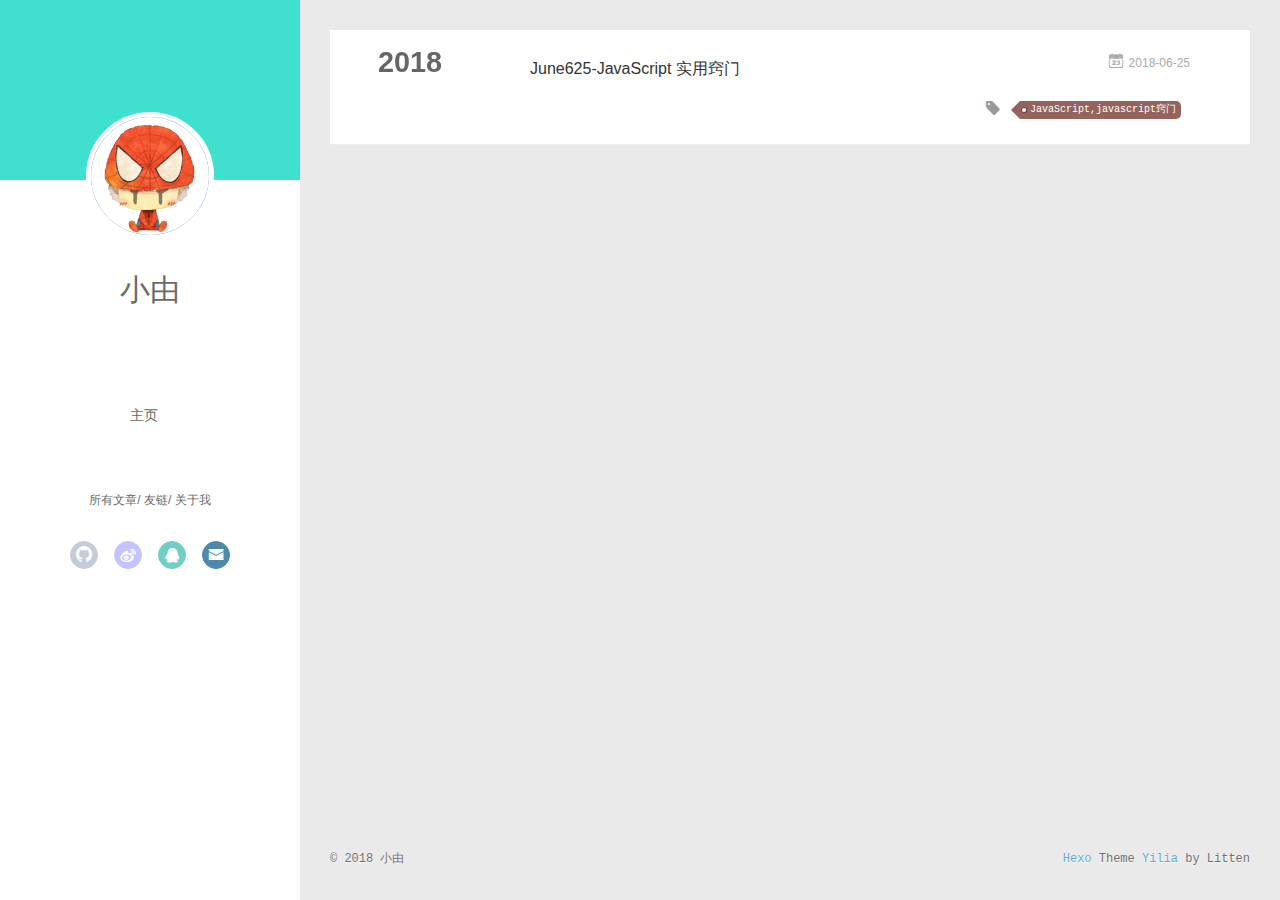
<file: tags/JavaScript-javascript窍门/index.html>
<!DOCTYPE html>
<html>
<head>
  <meta charset="utf-8">
  
  <meta name="renderer" content="webkit">
  <meta http-equiv="X-UA-Compatible" content="IE=edge" >
  <link rel="dns-prefetch" href="https://github.com/xiaoyoutongzhi">
  <title>Tag: JavaScript,javascript窍门 | 小由同志的博客</title>
  <meta name="viewport" content="width=device-width, initial-scale=1, maximum-scale=1">
  <meta name="description" content="知识记录">
<meta name="keywords" content="前端,js,jquery,javascript,html5,开发者,程序猿,程序媛,极客,编程,代码,开源,IT网站,Developer,Programmer,Coder,Geek,html,css,css3,用户体验">
<meta property="og:type" content="website">
<meta property="og:title" content="小由同志的博客">
<meta property="og:url" content="https://github.com/xiaoyoutongzhi/tags/JavaScript-javascript窍门/index.html">
<meta property="og:site_name" content="小由同志的博客">
<meta property="og:description" content="知识记录">
<meta property="og:locale" content="中文/英文">
<meta name="twitter:card" content="summary">
<meta name="twitter:title" content="小由同志的博客">
<meta name="twitter:description" content="知识记录">
  
    <link rel="alternative" href="/atom.xml" title="小由同志的博客" type="application/atom+xml">
  
  
    <link rel="icon" href="/favicon.png">
  
  <link rel="stylesheet" type="text/css" href="/./main.0cf68a.css">
  <style type="text/css">
  
    #container.show {
      background: linear-gradient(200deg,#a0cfe4,#e8c37e);
    }
  </style>
  

  

</head>

<body>
  <div id="container" q-class="show:isCtnShow">
    <canvas id="anm-canvas" class="anm-canvas"></canvas>
    <div class="left-col" q-class="show:isShow">
      
<div class="overlay" style="background: #40e0d0"></div>
<div class="intrude-less">
	<header id="header" class="inner">
		<a href="/" class="profilepic">
			<img src="/assets/img/upic.jpg" class="js-avatar">
		</a>
		<hgroup>
		  <h1 class="header-author"><a href="/">小由</a></h1>
		</hgroup>
		

		<nav class="header-menu">
			<ul>
			
				<li><a href="https://xiaoyoutongzhi.github.io/">主页</a></li>
	        
			</ul>
		</nav>
		<nav class="header-smart-menu">
    		
    			
    			<a q-on="click: openSlider(e, 'innerArchive')" href="javascript:void(0)">所有文章</a>
    			
            
    			
    			<a q-on="click: openSlider(e, 'friends')" href="javascript:void(0)">友链</a>
    			
            
    			
    			<a q-on="click: openSlider(e, 'aboutme')" href="javascript:void(0)">关于我</a>
    			
            
		</nav>
		<nav class="header-nav">
			<div class="social">
				
					<a class="github" target="_blank" href="https://github.com/xiaoyoutongzhi" title="github"><i class="icon-github"></i></a>
		        
					<a class="weibo" target="_blank" href="http://weibo.com/u/6551832980" title="weibo"><i class="icon-weibo"></i></a>
		        
					<a class="qq" target="_blank" href="http://wpa.qq.com/msgrd?v=3&amp;uin=526777176&amp;site=qq&amp;menu=yes" title="qq"><i class="icon-qq"></i></a>
		        
					<a class="mail" target="_blank" href="mailto:526777176@qq.com" title="mail"><i class="icon-mail"></i></a>
		        
			</div>
		</nav>
	</header>		
</div>

    </div>
    <div class="mid-col" q-class="show:isShow,hide:isShow|isFalse">
      
<nav id="mobile-nav">
  	<div class="overlay js-overlay" style="background: #40e0d0"></div>
	<div class="btnctn js-mobile-btnctn">
  		<div class="slider-trigger list" q-on="click: openSlider(e)"><i class="icon icon-sort"></i></div>
	</div>
	<div class="intrude-less">
		<header id="header" class="inner">
			<div class="profilepic">
				<img src="/assets/img/upic.jpg" class="js-avatar">
			</div>
			<hgroup>
			  <h1 class="header-author js-header-author">小由</h1>
			</hgroup>
			
			
			
				
			
			
			
			<nav class="header-nav">
				<div class="social">
					
						<a class="github" target="_blank" href="https://github.com/xiaoyoutongzhi" title="github"><i class="icon-github"></i></a>
			        
						<a class="weibo" target="_blank" href="http://weibo.com/u/6551832980" title="weibo"><i class="icon-weibo"></i></a>
			        
						<a class="qq" target="_blank" href="http://wpa.qq.com/msgrd?v=3&amp;uin=526777176&amp;site=qq&amp;menu=yes" title="qq"><i class="icon-qq"></i></a>
			        
						<a class="mail" target="_blank" href="mailto:526777176@qq.com" title="mail"><i class="icon-mail"></i></a>
			        
				</div>
			</nav>

			<nav class="header-menu js-header-menu">
				<ul style="width: 50%">
				
				
					<li style="width: 100%"><a href="https://xiaoyoutongzhi.github.io/">主页</a></li>
		        
				</ul>
			</nav>
		</header>				
	</div>
	<div class="mobile-mask" style="display:none" q-show="isShow"></div>
</nav>

      <div id="wrapper" class="body-wrap">
        <div class="menu-l">
          <div class="canvas-wrap">
            <canvas data-colors="#eaeaea" data-sectionHeight="100" data-contentId="js-content" id="myCanvas1" class="anm-canvas"></canvas>
          </div>
          <div id="js-content" class="content-ll">
            
  
  
    
    
      
      
      <section class="archives-wrap">
        <div class="archive-year-wrap">
          <a href="/archives/2018" class="archive-year">2018</a>
        </div>
        <div class="archives">
    
    <article class="archive-article archive-type-post">
  <div class="archive-article-inner">
    <header class="archive-article-header">
      	<div class="article-meta">
	      	<a href="/2018/06/25/june625/" class="archive-article-date">
  	<time datetime="2018-06-25T08:42:09.000Z" itemprop="datePublished"><i class="icon-calendar icon"></i>2018-06-25</time>
</a>
        </div>
    	 
  
    <h1 itemprop="name">
      <a class="archive-article-title" href="/2018/06/25/june625/">June625-JavaScript 实用窍门</a>
    </h1>
  

        <div class="article-info info-on-right">
          
	<div class="article-tag tagcloud">
		<i class="icon-price-tags icon"></i>
		<ul class="article-tag-list">
			 
        		<li class="article-tag-list-item">
        			<a href="javascript:void(0)" class="js-tag article-tag-list-link color4">JavaScript,javascript窍门</a>
        		</li>
      		
		</ul>
	</div>

          

        </div>
        <div class="clearfix"></div>
    </header>
  </div>
</article>
  
  
    </div></section>
  

    


          </div>
        </div>
      </div>
      <footer id="footer">
  <div class="outer">
    <div id="footer-info">
    	<div class="footer-left">
    		&copy; 2018 小由
    	</div>
      	<div class="footer-right">
      		<a href="http://hexo.io/" target="_blank">Hexo</a>  Theme <a href="https://github.com/litten/hexo-theme-yilia" target="_blank">Yilia</a> by Litten
      	</div>
    </div>
  </div>
</footer>
    </div>
    <script>
	var yiliaConfig = {
		mathjax: false,
		isHome: false,
		isPost: false,
		isArchive: false,
		isTag: true,
		isCategory: false,
		open_in_new: false,
		toc_hide_index: true,
		root: "/",
		innerArchive: true,
		showTags: false
	}
</script>

<script>!function(t){function n(e){if(r[e])return r[e].exports;var i=r[e]={exports:{},id:e,loaded:!1};return t[e].call(i.exports,i,i.exports,n),i.loaded=!0,i.exports}var r={};n.m=t,n.c=r,n.p="./",n(0)}([function(t,n,r){r(195),t.exports=r(191)},function(t,n,r){var e=r(3),i=r(52),o=r(27),u=r(28),c=r(53),f="prototype",a=function(t,n,r){var s,l,h,v,p=t&a.F,d=t&a.G,y=t&a.S,g=t&a.P,b=t&a.B,m=d?e:y?e[n]||(e[n]={}):(e[n]||{})[f],x=d?i:i[n]||(i[n]={}),w=x[f]||(x[f]={});d&&(r=n);for(s in r)l=!p&&m&&void 0!==m[s],h=(l?m:r)[s],v=b&&l?c(h,e):g&&"function"==typeof h?c(Function.call,h):h,m&&u(m,s,h,t&a.U),x[s]!=h&&o(x,s,v),g&&w[s]!=h&&(w[s]=h)};e.core=i,a.F=1,a.G=2,a.S=4,a.P=8,a.B=16,a.W=32,a.U=64,a.R=128,t.exports=a},function(t,n,r){var e=r(6);t.exports=function(t){if(!e(t))throw TypeError(t+" is not an object!");return t}},function(t,n){var r=t.exports="undefined"!=typeof window&&window.Math==Math?window:"undefined"!=typeof self&&self.Math==Math?self:Function("return this")();"number"==typeof __g&&(__g=r)},function(t,n){t.exports=function(t){try{return!!t()}catch(t){return!0}}},function(t,n){var r=t.exports="undefined"!=typeof window&&window.Math==Math?window:"undefined"!=typeof self&&self.Math==Math?self:Function("return this")();"number"==typeof __g&&(__g=r)},function(t,n){t.exports=function(t){return"object"==typeof t?null!==t:"function"==typeof t}},function(t,n,r){var e=r(126)("wks"),i=r(76),o=r(3).Symbol,u="function"==typeof o;(t.exports=function(t){return e[t]||(e[t]=u&&o[t]||(u?o:i)("Symbol."+t))}).store=e},function(t,n){var r={}.hasOwnProperty;t.exports=function(t,n){return r.call(t,n)}},function(t,n,r){var e=r(94),i=r(33);t.exports=function(t){return e(i(t))}},function(t,n,r){t.exports=!r(4)(function(){return 7!=Object.defineProperty({},"a",{get:function(){return 7}}).a})},function(t,n,r){var e=r(2),i=r(167),o=r(50),u=Object.defineProperty;n.f=r(10)?Object.defineProperty:function(t,n,r){if(e(t),n=o(n,!0),e(r),i)try{return u(t,n,r)}catch(t){}if("get"in r||"set"in r)throw TypeError("Accessors not supported!");return"value"in r&&(t[n]=r.value),t}},function(t,n,r){t.exports=!r(18)(function(){return 7!=Object.defineProperty({},"a",{get:function(){return 7}}).a})},function(t,n,r){var e=r(14),i=r(22);t.exports=r(12)?function(t,n,r){return e.f(t,n,i(1,r))}:function(t,n,r){return t[n]=r,t}},function(t,n,r){var e=r(20),i=r(58),o=r(42),u=Object.defineProperty;n.f=r(12)?Object.defineProperty:function(t,n,r){if(e(t),n=o(n,!0),e(r),i)try{return u(t,n,r)}catch(t){}if("get"in r||"set"in r)throw TypeError("Accessors not supported!");return"value"in r&&(t[n]=r.value),t}},function(t,n,r){var e=r(40)("wks"),i=r(23),o=r(5).Symbol,u="function"==typeof o;(t.exports=function(t){return e[t]||(e[t]=u&&o[t]||(u?o:i)("Symbol."+t))}).store=e},function(t,n,r){var e=r(67),i=Math.min;t.exports=function(t){return t>0?i(e(t),9007199254740991):0}},function(t,n,r){var e=r(46);t.exports=function(t){return Object(e(t))}},function(t,n){t.exports=function(t){try{return!!t()}catch(t){return!0}}},function(t,n,r){var e=r(63),i=r(34);t.exports=Object.keys||function(t){return e(t,i)}},function(t,n,r){var e=r(21);t.exports=function(t){if(!e(t))throw TypeError(t+" is not an object!");return t}},function(t,n){t.exports=function(t){return"object"==typeof t?null!==t:"function"==typeof t}},function(t,n){t.exports=function(t,n){return{enumerable:!(1&t),configurable:!(2&t),writable:!(4&t),value:n}}},function(t,n){var r=0,e=Math.random();t.exports=function(t){return"Symbol(".concat(void 0===t?"":t,")_",(++r+e).toString(36))}},function(t,n){var r={}.hasOwnProperty;t.exports=function(t,n){return r.call(t,n)}},function(t,n){var r=t.exports={version:"2.4.0"};"number"==typeof __e&&(__e=r)},function(t,n){t.exports=function(t){if("function"!=typeof t)throw TypeError(t+" is not a function!");return t}},function(t,n,r){var e=r(11),i=r(66);t.exports=r(10)?function(t,n,r){return e.f(t,n,i(1,r))}:function(t,n,r){return t[n]=r,t}},function(t,n,r){var e=r(3),i=r(27),o=r(24),u=r(76)("src"),c="toString",f=Function[c],a=(""+f).split(c);r(52).inspectSource=function(t){return f.call(t)},(t.exports=function(t,n,r,c){var f="function"==typeof r;f&&(o(r,"name")||i(r,"name",n)),t[n]!==r&&(f&&(o(r,u)||i(r,u,t[n]?""+t[n]:a.join(String(n)))),t===e?t[n]=r:c?t[n]?t[n]=r:i(t,n,r):(delete t[n],i(t,n,r)))})(Function.prototype,c,function(){return"function"==typeof this&&this[u]||f.call(this)})},function(t,n,r){var e=r(1),i=r(4),o=r(46),u=function(t,n,r,e){var i=String(o(t)),u="<"+n;return""!==r&&(u+=" "+r+'="'+String(e).replace(/"/g,"&quot;")+'"'),u+">"+i+"</"+n+">"};t.exports=function(t,n){var r={};r[t]=n(u),e(e.P+e.F*i(function(){var n=""[t]('"');return n!==n.toLowerCase()||n.split('"').length>3}),"String",r)}},function(t,n,r){var e=r(115),i=r(46);t.exports=function(t){return e(i(t))}},function(t,n,r){var e=r(116),i=r(66),o=r(30),u=r(50),c=r(24),f=r(167),a=Object.getOwnPropertyDescriptor;n.f=r(10)?a:function(t,n){if(t=o(t),n=u(n,!0),f)try{return a(t,n)}catch(t){}if(c(t,n))return i(!e.f.call(t,n),t[n])}},function(t,n,r){var e=r(24),i=r(17),o=r(145)("IE_PROTO"),u=Object.prototype;t.exports=Object.getPrototypeOf||function(t){return t=i(t),e(t,o)?t[o]:"function"==typeof t.constructor&&t instanceof t.constructor?t.constructor.prototype:t instanceof Object?u:null}},function(t,n){t.exports=function(t){if(void 0==t)throw TypeError("Can't call method on  "+t);return t}},function(t,n){t.exports="constructor,hasOwnProperty,isPrototypeOf,propertyIsEnumerable,toLocaleString,toString,valueOf".split(",")},function(t,n){t.exports={}},function(t,n){t.exports=!0},function(t,n){n.f={}.propertyIsEnumerable},function(t,n,r){var e=r(14).f,i=r(8),o=r(15)("toStringTag");t.exports=function(t,n,r){t&&!i(t=r?t:t.prototype,o)&&e(t,o,{configurable:!0,value:n})}},function(t,n,r){var e=r(40)("keys"),i=r(23);t.exports=function(t){return e[t]||(e[t]=i(t))}},function(t,n,r){var e=r(5),i="__core-js_shared__",o=e[i]||(e[i]={});t.exports=function(t){return o[t]||(o[t]={})}},function(t,n){var r=Math.ceil,e=Math.floor;t.exports=function(t){return isNaN(t=+t)?0:(t>0?e:r)(t)}},function(t,n,r){var e=r(21);t.exports=function(t,n){if(!e(t))return t;var r,i;if(n&&"function"==typeof(r=t.toString)&&!e(i=r.call(t)))return i;if("function"==typeof(r=t.valueOf)&&!e(i=r.call(t)))return i;if(!n&&"function"==typeof(r=t.toString)&&!e(i=r.call(t)))return i;throw TypeError("Can't convert object to primitive value")}},function(t,n,r){var e=r(5),i=r(25),o=r(36),u=r(44),c=r(14).f;t.exports=function(t){var n=i.Symbol||(i.Symbol=o?{}:e.Symbol||{});"_"==t.charAt(0)||t in n||c(n,t,{value:u.f(t)})}},function(t,n,r){n.f=r(15)},function(t,n){var r={}.toString;t.exports=function(t){return r.call(t).slice(8,-1)}},function(t,n){t.exports=function(t){if(void 0==t)throw TypeError("Can't call method on  "+t);return t}},function(t,n,r){var e=r(4);t.exports=function(t,n){return!!t&&e(function(){n?t.call(null,function(){},1):t.call(null)})}},function(t,n,r){var e=r(53),i=r(115),o=r(17),u=r(16),c=r(203);t.exports=function(t,n){var r=1==t,f=2==t,a=3==t,s=4==t,l=6==t,h=5==t||l,v=n||c;return function(n,c,p){for(var d,y,g=o(n),b=i(g),m=e(c,p,3),x=u(b.length),w=0,S=r?v(n,x):f?v(n,0):void 0;x>w;w++)if((h||w in b)&&(d=b[w],y=m(d,w,g),t))if(r)S[w]=y;else if(y)switch(t){case 3:return!0;case 5:return d;case 6:return w;case 2:S.push(d)}else if(s)return!1;return l?-1:a||s?s:S}}},function(t,n,r){var e=r(1),i=r(52),o=r(4);t.exports=function(t,n){var r=(i.Object||{})[t]||Object[t],u={};u[t]=n(r),e(e.S+e.F*o(function(){r(1)}),"Object",u)}},function(t,n,r){var e=r(6);t.exports=function(t,n){if(!e(t))return t;var r,i;if(n&&"function"==typeof(r=t.toString)&&!e(i=r.call(t)))return i;if("function"==typeof(r=t.valueOf)&&!e(i=r.call(t)))return i;if(!n&&"function"==typeof(r=t.toString)&&!e(i=r.call(t)))return i;throw TypeError("Can't convert object to primitive value")}},function(t,n,r){var e=r(5),i=r(25),o=r(91),u=r(13),c="prototype",f=function(t,n,r){var a,s,l,h=t&f.F,v=t&f.G,p=t&f.S,d=t&f.P,y=t&f.B,g=t&f.W,b=v?i:i[n]||(i[n]={}),m=b[c],x=v?e:p?e[n]:(e[n]||{})[c];v&&(r=n);for(a in r)(s=!h&&x&&void 0!==x[a])&&a in b||(l=s?x[a]:r[a],b[a]=v&&"function"!=typeof x[a]?r[a]:y&&s?o(l,e):g&&x[a]==l?function(t){var n=function(n,r,e){if(this instanceof t){switch(arguments.length){case 0:return new t;case 1:return new t(n);case 2:return new t(n,r)}return new t(n,r,e)}return t.apply(this,arguments)};return n[c]=t[c],n}(l):d&&"function"==typeof l?o(Function.call,l):l,d&&((b.virtual||(b.virtual={}))[a]=l,t&f.R&&m&&!m[a]&&u(m,a,l)))};f.F=1,f.G=2,f.S=4,f.P=8,f.B=16,f.W=32,f.U=64,f.R=128,t.exports=f},function(t,n){var r=t.exports={version:"2.4.0"};"number"==typeof __e&&(__e=r)},function(t,n,r){var e=r(26);t.exports=function(t,n,r){if(e(t),void 0===n)return t;switch(r){case 1:return function(r){return t.call(n,r)};case 2:return function(r,e){return t.call(n,r,e)};case 3:return function(r,e,i){return t.call(n,r,e,i)}}return function(){return t.apply(n,arguments)}}},function(t,n,r){var e=r(183),i=r(1),o=r(126)("metadata"),u=o.store||(o.store=new(r(186))),c=function(t,n,r){var i=u.get(t);if(!i){if(!r)return;u.set(t,i=new e)}var o=i.get(n);if(!o){if(!r)return;i.set(n,o=new e)}return o},f=function(t,n,r){var e=c(n,r,!1);return void 0!==e&&e.has(t)},a=function(t,n,r){var e=c(n,r,!1);return void 0===e?void 0:e.get(t)},s=function(t,n,r,e){c(r,e,!0).set(t,n)},l=function(t,n){var r=c(t,n,!1),e=[];return r&&r.forEach(function(t,n){e.push(n)}),e},h=function(t){return void 0===t||"symbol"==typeof t?t:String(t)},v=function(t){i(i.S,"Reflect",t)};t.exports={store:u,map:c,has:f,get:a,set:s,keys:l,key:h,exp:v}},function(t,n,r){"use strict";if(r(10)){var e=r(69),i=r(3),o=r(4),u=r(1),c=r(127),f=r(152),a=r(53),s=r(68),l=r(66),h=r(27),v=r(73),p=r(67),d=r(16),y=r(75),g=r(50),b=r(24),m=r(180),x=r(114),w=r(6),S=r(17),_=r(137),O=r(70),E=r(32),P=r(71).f,j=r(154),F=r(76),M=r(7),A=r(48),N=r(117),T=r(146),I=r(155),k=r(80),L=r(123),R=r(74),C=r(130),D=r(160),U=r(11),W=r(31),G=U.f,B=W.f,V=i.RangeError,z=i.TypeError,q=i.Uint8Array,K="ArrayBuffer",J="Shared"+K,Y="BYTES_PER_ELEMENT",H="prototype",$=Array[H],X=f.ArrayBuffer,Q=f.DataView,Z=A(0),tt=A(2),nt=A(3),rt=A(4),et=A(5),it=A(6),ot=N(!0),ut=N(!1),ct=I.values,ft=I.keys,at=I.entries,st=$.lastIndexOf,lt=$.reduce,ht=$.reduceRight,vt=$.join,pt=$.sort,dt=$.slice,yt=$.toString,gt=$.toLocaleString,bt=M("iterator"),mt=M("toStringTag"),xt=F("typed_constructor"),wt=F("def_constructor"),St=c.CONSTR,_t=c.TYPED,Ot=c.VIEW,Et="Wrong length!",Pt=A(1,function(t,n){return Tt(T(t,t[wt]),n)}),jt=o(function(){return 1===new q(new Uint16Array([1]).buffer)[0]}),Ft=!!q&&!!q[H].set&&o(function(){new q(1).set({})}),Mt=function(t,n){if(void 0===t)throw z(Et);var r=+t,e=d(t);if(n&&!m(r,e))throw V(Et);return e},At=function(t,n){var r=p(t);if(r<0||r%n)throw V("Wrong offset!");return r},Nt=function(t){if(w(t)&&_t in t)return t;throw z(t+" is not a typed array!")},Tt=function(t,n){if(!(w(t)&&xt in t))throw z("It is not a typed array constructor!");return new t(n)},It=function(t,n){return kt(T(t,t[wt]),n)},kt=function(t,n){for(var r=0,e=n.length,i=Tt(t,e);e>r;)i[r]=n[r++];return i},Lt=function(t,n,r){G(t,n,{get:function(){return this._d[r]}})},Rt=function(t){var n,r,e,i,o,u,c=S(t),f=arguments.length,s=f>1?arguments[1]:void 0,l=void 0!==s,h=j(c);if(void 0!=h&&!_(h)){for(u=h.call(c),e=[],n=0;!(o=u.next()).done;n++)e.push(o.value);c=e}for(l&&f>2&&(s=a(s,arguments[2],2)),n=0,r=d(c.length),i=Tt(this,r);r>n;n++)i[n]=l?s(c[n],n):c[n];return i},Ct=function(){for(var t=0,n=arguments.length,r=Tt(this,n);n>t;)r[t]=arguments[t++];return r},Dt=!!q&&o(function(){gt.call(new q(1))}),Ut=function(){return gt.apply(Dt?dt.call(Nt(this)):Nt(this),arguments)},Wt={copyWithin:function(t,n){return D.call(Nt(this),t,n,arguments.length>2?arguments[2]:void 0)},every:function(t){return rt(Nt(this),t,arguments.length>1?arguments[1]:void 0)},fill:function(t){return C.apply(Nt(this),arguments)},filter:function(t){return It(this,tt(Nt(this),t,arguments.length>1?arguments[1]:void 0))},find:function(t){return et(Nt(this),t,arguments.length>1?arguments[1]:void 0)},findIndex:function(t){return it(Nt(this),t,arguments.length>1?arguments[1]:void 0)},forEach:function(t){Z(Nt(this),t,arguments.length>1?arguments[1]:void 0)},indexOf:function(t){return ut(Nt(this),t,arguments.length>1?arguments[1]:void 0)},includes:function(t){return ot(Nt(this),t,arguments.length>1?arguments[1]:void 0)},join:function(t){return vt.apply(Nt(this),arguments)},lastIndexOf:function(t){return st.apply(Nt(this),arguments)},map:function(t){return Pt(Nt(this),t,arguments.length>1?arguments[1]:void 0)},reduce:function(t){return lt.apply(Nt(this),arguments)},reduceRight:function(t){return ht.apply(Nt(this),arguments)},reverse:function(){for(var t,n=this,r=Nt(n).length,e=Math.floor(r/2),i=0;i<e;)t=n[i],n[i++]=n[--r],n[r]=t;return n},some:function(t){return nt(Nt(this),t,arguments.length>1?arguments[1]:void 0)},sort:function(t){return pt.call(Nt(this),t)},subarray:function(t,n){var r=Nt(this),e=r.length,i=y(t,e);return new(T(r,r[wt]))(r.buffer,r.byteOffset+i*r.BYTES_PER_ELEMENT,d((void 0===n?e:y(n,e))-i))}},Gt=function(t,n){return It(this,dt.call(Nt(this),t,n))},Bt=function(t){Nt(this);var n=At(arguments[1],1),r=this.length,e=S(t),i=d(e.length),o=0;if(i+n>r)throw V(Et);for(;o<i;)this[n+o]=e[o++]},Vt={entries:function(){return at.call(Nt(this))},keys:function(){return ft.call(Nt(this))},values:function(){return ct.call(Nt(this))}},zt=function(t,n){return w(t)&&t[_t]&&"symbol"!=typeof n&&n in t&&String(+n)==String(n)},qt=function(t,n){return zt(t,n=g(n,!0))?l(2,t[n]):B(t,n)},Kt=function(t,n,r){return!(zt(t,n=g(n,!0))&&w(r)&&b(r,"value"))||b(r,"get")||b(r,"set")||r.configurable||b(r,"writable")&&!r.writable||b(r,"enumerable")&&!r.enumerable?G(t,n,r):(t[n]=r.value,t)};St||(W.f=qt,U.f=Kt),u(u.S+u.F*!St,"Object",{getOwnPropertyDescriptor:qt,defineProperty:Kt}),o(function(){yt.call({})})&&(yt=gt=function(){return vt.call(this)});var Jt=v({},Wt);v(Jt,Vt),h(Jt,bt,Vt.values),v(Jt,{slice:Gt,set:Bt,constructor:function(){},toString:yt,toLocaleString:Ut}),Lt(Jt,"buffer","b"),Lt(Jt,"byteOffset","o"),Lt(Jt,"byteLength","l"),Lt(Jt,"length","e"),G(Jt,mt,{get:function(){return this[_t]}}),t.exports=function(t,n,r,f){f=!!f;var a=t+(f?"Clamped":"")+"Array",l="Uint8Array"!=a,v="get"+t,p="set"+t,y=i[a],g=y||{},b=y&&E(y),m=!y||!c.ABV,S={},_=y&&y[H],j=function(t,r){var e=t._d;return e.v[v](r*n+e.o,jt)},F=function(t,r,e){var i=t._d;f&&(e=(e=Math.round(e))<0?0:e>255?255:255&e),i.v[p](r*n+i.o,e,jt)},M=function(t,n){G(t,n,{get:function(){return j(this,n)},set:function(t){return F(this,n,t)},enumerable:!0})};m?(y=r(function(t,r,e,i){s(t,y,a,"_d");var o,u,c,f,l=0,v=0;if(w(r)){if(!(r instanceof X||(f=x(r))==K||f==J))return _t in r?kt(y,r):Rt.call(y,r);o=r,v=At(e,n);var p=r.byteLength;if(void 0===i){if(p%n)throw V(Et);if((u=p-v)<0)throw V(Et)}else if((u=d(i)*n)+v>p)throw V(Et);c=u/n}else c=Mt(r,!0),u=c*n,o=new X(u);for(h(t,"_d",{b:o,o:v,l:u,e:c,v:new Q(o)});l<c;)M(t,l++)}),_=y[H]=O(Jt),h(_,"constructor",y)):L(function(t){new y(null),new y(t)},!0)||(y=r(function(t,r,e,i){s(t,y,a);var o;return w(r)?r instanceof X||(o=x(r))==K||o==J?void 0!==i?new g(r,At(e,n),i):void 0!==e?new g(r,At(e,n)):new g(r):_t in r?kt(y,r):Rt.call(y,r):new g(Mt(r,l))}),Z(b!==Function.prototype?P(g).concat(P(b)):P(g),function(t){t in y||h(y,t,g[t])}),y[H]=_,e||(_.constructor=y));var A=_[bt],N=!!A&&("values"==A.name||void 0==A.name),T=Vt.values;h(y,xt,!0),h(_,_t,a),h(_,Ot,!0),h(_,wt,y),(f?new y(1)[mt]==a:mt in _)||G(_,mt,{get:function(){return a}}),S[a]=y,u(u.G+u.W+u.F*(y!=g),S),u(u.S,a,{BYTES_PER_ELEMENT:n,from:Rt,of:Ct}),Y in _||h(_,Y,n),u(u.P,a,Wt),R(a),u(u.P+u.F*Ft,a,{set:Bt}),u(u.P+u.F*!N,a,Vt),u(u.P+u.F*(_.toString!=yt),a,{toString:yt}),u(u.P+u.F*o(function(){new y(1).slice()}),a,{slice:Gt}),u(u.P+u.F*(o(function(){return[1,2].toLocaleString()!=new y([1,2]).toLocaleString()})||!o(function(){_.toLocaleString.call([1,2])})),a,{toLocaleString:Ut}),k[a]=N?A:T,e||N||h(_,bt,T)}}else t.exports=function(){}},function(t,n){var r={}.toString;t.exports=function(t){return r.call(t).slice(8,-1)}},function(t,n,r){var e=r(21),i=r(5).document,o=e(i)&&e(i.createElement);t.exports=function(t){return o?i.createElement(t):{}}},function(t,n,r){t.exports=!r(12)&&!r(18)(function(){return 7!=Object.defineProperty(r(57)("div"),"a",{get:function(){return 7}}).a})},function(t,n,r){"use strict";var e=r(36),i=r(51),o=r(64),u=r(13),c=r(8),f=r(35),a=r(96),s=r(38),l=r(103),h=r(15)("iterator"),v=!([].keys&&"next"in[].keys()),p="keys",d="values",y=function(){return this};t.exports=function(t,n,r,g,b,m,x){a(r,n,g);var w,S,_,O=function(t){if(!v&&t in F)return F[t];switch(t){case p:case d:return function(){return new r(this,t)}}return function(){return new r(this,t)}},E=n+" Iterator",P=b==d,j=!1,F=t.prototype,M=F[h]||F["@@iterator"]||b&&F[b],A=M||O(b),N=b?P?O("entries"):A:void 0,T="Array"==n?F.entries||M:M;if(T&&(_=l(T.call(new t)))!==Object.prototype&&(s(_,E,!0),e||c(_,h)||u(_,h,y)),P&&M&&M.name!==d&&(j=!0,A=function(){return M.call(this)}),e&&!x||!v&&!j&&F[h]||u(F,h,A),f[n]=A,f[E]=y,b)if(w={values:P?A:O(d),keys:m?A:O(p),entries:N},x)for(S in w)S in F||o(F,S,w[S]);else i(i.P+i.F*(v||j),n,w);return w}},function(t,n,r){var e=r(20),i=r(100),o=r(34),u=r(39)("IE_PROTO"),c=function(){},f="prototype",a=function(){var t,n=r(57)("iframe"),e=o.length;for(n.style.display="none",r(93).appendChild(n),n.src="javascript:",t=n.contentWindow.document,t.open(),t.write("<script>document.F=Object<\/script>"),t.close(),a=t.F;e--;)delete a[f][o[e]];return a()};t.exports=Object.create||function(t,n){var r;return null!==t?(c[f]=e(t),r=new c,c[f]=null,r[u]=t):r=a(),void 0===n?r:i(r,n)}},function(t,n,r){var e=r(63),i=r(34).concat("length","prototype");n.f=Object.getOwnPropertyNames||function(t){return e(t,i)}},function(t,n){n.f=Object.getOwnPropertySymbols},function(t,n,r){var e=r(8),i=r(9),o=r(90)(!1),u=r(39)("IE_PROTO");t.exports=function(t,n){var r,c=i(t),f=0,a=[];for(r in c)r!=u&&e(c,r)&&a.push(r);for(;n.length>f;)e(c,r=n[f++])&&(~o(a,r)||a.push(r));return a}},function(t,n,r){t.exports=r(13)},function(t,n,r){var e=r(76)("meta"),i=r(6),o=r(24),u=r(11).f,c=0,f=Object.isExtensible||function(){return!0},a=!r(4)(function(){return f(Object.preventExtensions({}))}),s=function(t){u(t,e,{value:{i:"O"+ ++c,w:{}}})},l=function(t,n){if(!i(t))return"symbol"==typeof t?t:("string"==typeof t?"S":"P")+t;if(!o(t,e)){if(!f(t))return"F";if(!n)return"E";s(t)}return t[e].i},h=function(t,n){if(!o(t,e)){if(!f(t))return!0;if(!n)return!1;s(t)}return t[e].w},v=function(t){return a&&p.NEED&&f(t)&&!o(t,e)&&s(t),t},p=t.exports={KEY:e,NEED:!1,fastKey:l,getWeak:h,onFreeze:v}},function(t,n){t.exports=function(t,n){return{enumerable:!(1&t),configurable:!(2&t),writable:!(4&t),value:n}}},function(t,n){var r=Math.ceil,e=Math.floor;t.exports=function(t){return isNaN(t=+t)?0:(t>0?e:r)(t)}},function(t,n){t.exports=function(t,n,r,e){if(!(t instanceof n)||void 0!==e&&e in t)throw TypeError(r+": incorrect invocation!");return t}},function(t,n){t.exports=!1},function(t,n,r){var e=r(2),i=r(173),o=r(133),u=r(145)("IE_PROTO"),c=function(){},f="prototype",a=function(){var t,n=r(132)("iframe"),e=o.length;for(n.style.display="none",r(135).appendChild(n),n.src="javascript:",t=n.contentWindow.document,t.open(),t.write("<script>document.F=Object<\/script>"),t.close(),a=t.F;e--;)delete a[f][o[e]];return a()};t.exports=Object.create||function(t,n){var r;return null!==t?(c[f]=e(t),r=new c,c[f]=null,r[u]=t):r=a(),void 0===n?r:i(r,n)}},function(t,n,r){var e=r(175),i=r(133).concat("length","prototype");n.f=Object.getOwnPropertyNames||function(t){return e(t,i)}},function(t,n,r){var e=r(175),i=r(133);t.exports=Object.keys||function(t){return e(t,i)}},function(t,n,r){var e=r(28);t.exports=function(t,n,r){for(var i in n)e(t,i,n[i],r);return t}},function(t,n,r){"use strict";var e=r(3),i=r(11),o=r(10),u=r(7)("species");t.exports=function(t){var n=e[t];o&&n&&!n[u]&&i.f(n,u,{configurable:!0,get:function(){return this}})}},function(t,n,r){var e=r(67),i=Math.max,o=Math.min;t.exports=function(t,n){return t=e(t),t<0?i(t+n,0):o(t,n)}},function(t,n){var r=0,e=Math.random();t.exports=function(t){return"Symbol(".concat(void 0===t?"":t,")_",(++r+e).toString(36))}},function(t,n,r){var e=r(33);t.exports=function(t){return Object(e(t))}},function(t,n,r){var e=r(7)("unscopables"),i=Array.prototype;void 0==i[e]&&r(27)(i,e,{}),t.exports=function(t){i[e][t]=!0}},function(t,n,r){var e=r(53),i=r(169),o=r(137),u=r(2),c=r(16),f=r(154),a={},s={},n=t.exports=function(t,n,r,l,h){var v,p,d,y,g=h?function(){return t}:f(t),b=e(r,l,n?2:1),m=0;if("function"!=typeof g)throw TypeError(t+" is not iterable!");if(o(g)){for(v=c(t.length);v>m;m++)if((y=n?b(u(p=t[m])[0],p[1]):b(t[m]))===a||y===s)return y}else for(d=g.call(t);!(p=d.next()).done;)if((y=i(d,b,p.value,n))===a||y===s)return y};n.BREAK=a,n.RETURN=s},function(t,n){t.exports={}},function(t,n,r){var e=r(11).f,i=r(24),o=r(7)("toStringTag");t.exports=function(t,n,r){t&&!i(t=r?t:t.prototype,o)&&e(t,o,{configurable:!0,value:n})}},function(t,n,r){var e=r(1),i=r(46),o=r(4),u=r(150),c="["+u+"]",f="​",a=RegExp("^"+c+c+"*"),s=RegExp(c+c+"*$"),l=function(t,n,r){var i={},c=o(function(){return!!u[t]()||f[t]()!=f}),a=i[t]=c?n(h):u[t];r&&(i[r]=a),e(e.P+e.F*c,"String",i)},h=l.trim=function(t,n){return t=String(i(t)),1&n&&(t=t.replace(a,"")),2&n&&(t=t.replace(s,"")),t};t.exports=l},function(t,n,r){t.exports={default:r(86),__esModule:!0}},function(t,n,r){t.exports={default:r(87),__esModule:!0}},function(t,n,r){"use strict";function e(t){return t&&t.__esModule?t:{default:t}}n.__esModule=!0;var i=r(84),o=e(i),u=r(83),c=e(u),f="function"==typeof c.default&&"symbol"==typeof o.default?function(t){return typeof t}:function(t){return t&&"function"==typeof c.default&&t.constructor===c.default&&t!==c.default.prototype?"symbol":typeof t};n.default="function"==typeof c.default&&"symbol"===f(o.default)?function(t){return void 0===t?"undefined":f(t)}:function(t){return t&&"function"==typeof c.default&&t.constructor===c.default&&t!==c.default.prototype?"symbol":void 0===t?"undefined":f(t)}},function(t,n,r){r(110),r(108),r(111),r(112),t.exports=r(25).Symbol},function(t,n,r){r(109),r(113),t.exports=r(44).f("iterator")},function(t,n){t.exports=function(t){if("function"!=typeof t)throw TypeError(t+" is not a function!");return t}},function(t,n){t.exports=function(){}},function(t,n,r){var e=r(9),i=r(106),o=r(105);t.exports=function(t){return function(n,r,u){var c,f=e(n),a=i(f.length),s=o(u,a);if(t&&r!=r){for(;a>s;)if((c=f[s++])!=c)return!0}else for(;a>s;s++)if((t||s in f)&&f[s]===r)return t||s||0;return!t&&-1}}},function(t,n,r){var e=r(88);t.exports=function(t,n,r){if(e(t),void 0===n)return t;switch(r){case 1:return function(r){return t.call(n,r)};case 2:return function(r,e){return t.call(n,r,e)};case 3:return function(r,e,i){return t.call(n,r,e,i)}}return function(){return t.apply(n,arguments)}}},function(t,n,r){var e=r(19),i=r(62),o=r(37);t.exports=function(t){var n=e(t),r=i.f;if(r)for(var u,c=r(t),f=o.f,a=0;c.length>a;)f.call(t,u=c[a++])&&n.push(u);return n}},function(t,n,r){t.exports=r(5).document&&document.documentElement},function(t,n,r){var e=r(56);t.exports=Object("z").propertyIsEnumerable(0)?Object:function(t){return"String"==e(t)?t.split(""):Object(t)}},function(t,n,r){var e=r(56);t.exports=Array.isArray||function(t){return"Array"==e(t)}},function(t,n,r){"use strict";var e=r(60),i=r(22),o=r(38),u={};r(13)(u,r(15)("iterator"),function(){return this}),t.exports=function(t,n,r){t.prototype=e(u,{next:i(1,r)}),o(t,n+" Iterator")}},function(t,n){t.exports=function(t,n){return{value:n,done:!!t}}},function(t,n,r){var e=r(19),i=r(9);t.exports=function(t,n){for(var r,o=i(t),u=e(o),c=u.length,f=0;c>f;)if(o[r=u[f++]]===n)return r}},function(t,n,r){var e=r(23)("meta"),i=r(21),o=r(8),u=r(14).f,c=0,f=Object.isExtensible||function(){return!0},a=!r(18)(function(){return f(Object.preventExtensions({}))}),s=function(t){u(t,e,{value:{i:"O"+ ++c,w:{}}})},l=function(t,n){if(!i(t))return"symbol"==typeof t?t:("string"==typeof t?"S":"P")+t;if(!o(t,e)){if(!f(t))return"F";if(!n)return"E";s(t)}return t[e].i},h=function(t,n){if(!o(t,e)){if(!f(t))return!0;if(!n)return!1;s(t)}return t[e].w},v=function(t){return a&&p.NEED&&f(t)&&!o(t,e)&&s(t),t},p=t.exports={KEY:e,NEED:!1,fastKey:l,getWeak:h,onFreeze:v}},function(t,n,r){var e=r(14),i=r(20),o=r(19);t.exports=r(12)?Object.defineProperties:function(t,n){i(t);for(var r,u=o(n),c=u.length,f=0;c>f;)e.f(t,r=u[f++],n[r]);return t}},function(t,n,r){var e=r(37),i=r(22),o=r(9),u=r(42),c=r(8),f=r(58),a=Object.getOwnPropertyDescriptor;n.f=r(12)?a:function(t,n){if(t=o(t),n=u(n,!0),f)try{return a(t,n)}catch(t){}if(c(t,n))return i(!e.f.call(t,n),t[n])}},function(t,n,r){var e=r(9),i=r(61).f,o={}.toString,u="object"==typeof window&&window&&Object.getOwnPropertyNames?Object.getOwnPropertyNames(window):[],c=function(t){try{return i(t)}catch(t){return u.slice()}};t.exports.f=function(t){return u&&"[object Window]"==o.call(t)?c(t):i(e(t))}},function(t,n,r){var e=r(8),i=r(77),o=r(39)("IE_PROTO"),u=Object.prototype;t.exports=Object.getPrototypeOf||function(t){return t=i(t),e(t,o)?t[o]:"function"==typeof t.constructor&&t instanceof t.constructor?t.constructor.prototype:t instanceof Object?u:null}},function(t,n,r){var e=r(41),i=r(33);t.exports=function(t){return function(n,r){var o,u,c=String(i(n)),f=e(r),a=c.length;return f<0||f>=a?t?"":void 0:(o=c.charCodeAt(f),o<55296||o>56319||f+1===a||(u=c.charCodeAt(f+1))<56320||u>57343?t?c.charAt(f):o:t?c.slice(f,f+2):u-56320+(o-55296<<10)+65536)}}},function(t,n,r){var e=r(41),i=Math.max,o=Math.min;t.exports=function(t,n){return t=e(t),t<0?i(t+n,0):o(t,n)}},function(t,n,r){var e=r(41),i=Math.min;t.exports=function(t){return t>0?i(e(t),9007199254740991):0}},function(t,n,r){"use strict";var e=r(89),i=r(97),o=r(35),u=r(9);t.exports=r(59)(Array,"Array",function(t,n){this._t=u(t),this._i=0,this._k=n},function(){var t=this._t,n=this._k,r=this._i++;return!t||r>=t.length?(this._t=void 0,i(1)):"keys"==n?i(0,r):"values"==n?i(0,t[r]):i(0,[r,t[r]])},"values"),o.Arguments=o.Array,e("keys"),e("values"),e("entries")},function(t,n){},function(t,n,r){"use strict";var e=r(104)(!0);r(59)(String,"String",function(t){this._t=String(t),this._i=0},function(){var t,n=this._t,r=this._i;return r>=n.length?{value:void 0,done:!0}:(t=e(n,r),this._i+=t.length,{value:t,done:!1})})},function(t,n,r){"use strict";var e=r(5),i=r(8),o=r(12),u=r(51),c=r(64),f=r(99).KEY,a=r(18),s=r(40),l=r(38),h=r(23),v=r(15),p=r(44),d=r(43),y=r(98),g=r(92),b=r(95),m=r(20),x=r(9),w=r(42),S=r(22),_=r(60),O=r(102),E=r(101),P=r(14),j=r(19),F=E.f,M=P.f,A=O.f,N=e.Symbol,T=e.JSON,I=T&&T.stringify,k="prototype",L=v("_hidden"),R=v("toPrimitive"),C={}.propertyIsEnumerable,D=s("symbol-registry"),U=s("symbols"),W=s("op-symbols"),G=Object[k],B="function"==typeof N,V=e.QObject,z=!V||!V[k]||!V[k].findChild,q=o&&a(function(){return 7!=_(M({},"a",{get:function(){return M(this,"a",{value:7}).a}})).a})?function(t,n,r){var e=F(G,n);e&&delete G[n],M(t,n,r),e&&t!==G&&M(G,n,e)}:M,K=function(t){var n=U[t]=_(N[k]);return n._k=t,n},J=B&&"symbol"==typeof N.iterator?function(t){return"symbol"==typeof t}:function(t){return t instanceof N},Y=function(t,n,r){return t===G&&Y(W,n,r),m(t),n=w(n,!0),m(r),i(U,n)?(r.enumerable?(i(t,L)&&t[L][n]&&(t[L][n]=!1),r=_(r,{enumerable:S(0,!1)})):(i(t,L)||M(t,L,S(1,{})),t[L][n]=!0),q(t,n,r)):M(t,n,r)},H=function(t,n){m(t);for(var r,e=g(n=x(n)),i=0,o=e.length;o>i;)Y(t,r=e[i++],n[r]);return t},$=function(t,n){return void 0===n?_(t):H(_(t),n)},X=function(t){var n=C.call(this,t=w(t,!0));return!(this===G&&i(U,t)&&!i(W,t))&&(!(n||!i(this,t)||!i(U,t)||i(this,L)&&this[L][t])||n)},Q=function(t,n){if(t=x(t),n=w(n,!0),t!==G||!i(U,n)||i(W,n)){var r=F(t,n);return!r||!i(U,n)||i(t,L)&&t[L][n]||(r.enumerable=!0),r}},Z=function(t){for(var n,r=A(x(t)),e=[],o=0;r.length>o;)i(U,n=r[o++])||n==L||n==f||e.push(n);return e},tt=function(t){for(var n,r=t===G,e=A(r?W:x(t)),o=[],u=0;e.length>u;)!i(U,n=e[u++])||r&&!i(G,n)||o.push(U[n]);return o};B||(N=function(){if(this instanceof N)throw TypeError("Symbol is not a constructor!");var t=h(arguments.length>0?arguments[0]:void 0),n=function(r){this===G&&n.call(W,r),i(this,L)&&i(this[L],t)&&(this[L][t]=!1),q(this,t,S(1,r))};return o&&z&&q(G,t,{configurable:!0,set:n}),K(t)},c(N[k],"toString",function(){return this._k}),E.f=Q,P.f=Y,r(61).f=O.f=Z,r(37).f=X,r(62).f=tt,o&&!r(36)&&c(G,"propertyIsEnumerable",X,!0),p.f=function(t){return K(v(t))}),u(u.G+u.W+u.F*!B,{Symbol:N});for(var nt="hasInstance,isConcatSpreadable,iterator,match,replace,search,species,split,toPrimitive,toStringTag,unscopables".split(","),rt=0;nt.length>rt;)v(nt[rt++]);for(var nt=j(v.store),rt=0;nt.length>rt;)d(nt[rt++]);u(u.S+u.F*!B,"Symbol",{for:function(t){return i(D,t+="")?D[t]:D[t]=N(t)},keyFor:function(t){if(J(t))return y(D,t);throw TypeError(t+" is not a symbol!")},useSetter:function(){z=!0},useSimple:function(){z=!1}}),u(u.S+u.F*!B,"Object",{create:$,defineProperty:Y,defineProperties:H,getOwnPropertyDescriptor:Q,getOwnPropertyNames:Z,getOwnPropertySymbols:tt}),T&&u(u.S+u.F*(!B||a(function(){var t=N();return"[null]"!=I([t])||"{}"!=I({a:t})||"{}"!=I(Object(t))})),"JSON",{stringify:function(t){if(void 0!==t&&!J(t)){for(var n,r,e=[t],i=1;arguments.length>i;)e.push(arguments[i++]);return n=e[1],"function"==typeof n&&(r=n),!r&&b(n)||(n=function(t,n){if(r&&(n=r.call(this,t,n)),!J(n))return n}),e[1]=n,I.apply(T,e)}}}),N[k][R]||r(13)(N[k],R,N[k].valueOf),l(N,"Symbol"),l(Math,"Math",!0),l(e.JSON,"JSON",!0)},function(t,n,r){r(43)("asyncIterator")},function(t,n,r){r(43)("observable")},function(t,n,r){r(107);for(var e=r(5),i=r(13),o=r(35),u=r(15)("toStringTag"),c=["NodeList","DOMTokenList","MediaList","StyleSheetList","CSSRuleList"],f=0;f<5;f++){var a=c[f],s=e[a],l=s&&s.prototype;l&&!l[u]&&i(l,u,a),o[a]=o.Array}},function(t,n,r){var e=r(45),i=r(7)("toStringTag"),o="Arguments"==e(function(){return arguments}()),u=function(t,n){try{return t[n]}catch(t){}};t.exports=function(t){var n,r,c;return void 0===t?"Undefined":null===t?"Null":"string"==typeof(r=u(n=Object(t),i))?r:o?e(n):"Object"==(c=e(n))&&"function"==typeof n.callee?"Arguments":c}},function(t,n,r){var e=r(45);t.exports=Object("z").propertyIsEnumerable(0)?Object:function(t){return"String"==e(t)?t.split(""):Object(t)}},function(t,n){n.f={}.propertyIsEnumerable},function(t,n,r){var e=r(30),i=r(16),o=r(75);t.exports=function(t){return function(n,r,u){var c,f=e(n),a=i(f.length),s=o(u,a);if(t&&r!=r){for(;a>s;)if((c=f[s++])!=c)return!0}else for(;a>s;s++)if((t||s in f)&&f[s]===r)return t||s||0;return!t&&-1}}},function(t,n,r){"use strict";var e=r(3),i=r(1),o=r(28),u=r(73),c=r(65),f=r(79),a=r(68),s=r(6),l=r(4),h=r(123),v=r(81),p=r(136);t.exports=function(t,n,r,d,y,g){var b=e[t],m=b,x=y?"set":"add",w=m&&m.prototype,S={},_=function(t){var n=w[t];o(w,t,"delete"==t?function(t){return!(g&&!s(t))&&n.call(this,0===t?0:t)}:"has"==t?function(t){return!(g&&!s(t))&&n.call(this,0===t?0:t)}:"get"==t?function(t){return g&&!s(t)?void 0:n.call(this,0===t?0:t)}:"add"==t?function(t){return n.call(this,0===t?0:t),this}:function(t,r){return n.call(this,0===t?0:t,r),this})};if("function"==typeof m&&(g||w.forEach&&!l(function(){(new m).entries().next()}))){var O=new m,E=O[x](g?{}:-0,1)!=O,P=l(function(){O.has(1)}),j=h(function(t){new m(t)}),F=!g&&l(function(){for(var t=new m,n=5;n--;)t[x](n,n);return!t.has(-0)});j||(m=n(function(n,r){a(n,m,t);var e=p(new b,n,m);return void 0!=r&&f(r,y,e[x],e),e}),m.prototype=w,w.constructor=m),(P||F)&&(_("delete"),_("has"),y&&_("get")),(F||E)&&_(x),g&&w.clear&&delete w.clear}else m=d.getConstructor(n,t,y,x),u(m.prototype,r),c.NEED=!0;return v(m,t),S[t]=m,i(i.G+i.W+i.F*(m!=b),S),g||d.setStrong(m,t,y),m}},function(t,n,r){"use strict";var e=r(27),i=r(28),o=r(4),u=r(46),c=r(7);t.exports=function(t,n,r){var f=c(t),a=r(u,f,""[t]),s=a[0],l=a[1];o(function(){var n={};return n[f]=function(){return 7},7!=""[t](n)})&&(i(String.prototype,t,s),e(RegExp.prototype,f,2==n?function(t,n){return l.call(t,this,n)}:function(t){return l.call(t,this)}))}
},function(t,n,r){"use strict";var e=r(2);t.exports=function(){var t=e(this),n="";return t.global&&(n+="g"),t.ignoreCase&&(n+="i"),t.multiline&&(n+="m"),t.unicode&&(n+="u"),t.sticky&&(n+="y"),n}},function(t,n){t.exports=function(t,n,r){var e=void 0===r;switch(n.length){case 0:return e?t():t.call(r);case 1:return e?t(n[0]):t.call(r,n[0]);case 2:return e?t(n[0],n[1]):t.call(r,n[0],n[1]);case 3:return e?t(n[0],n[1],n[2]):t.call(r,n[0],n[1],n[2]);case 4:return e?t(n[0],n[1],n[2],n[3]):t.call(r,n[0],n[1],n[2],n[3])}return t.apply(r,n)}},function(t,n,r){var e=r(6),i=r(45),o=r(7)("match");t.exports=function(t){var n;return e(t)&&(void 0!==(n=t[o])?!!n:"RegExp"==i(t))}},function(t,n,r){var e=r(7)("iterator"),i=!1;try{var o=[7][e]();o.return=function(){i=!0},Array.from(o,function(){throw 2})}catch(t){}t.exports=function(t,n){if(!n&&!i)return!1;var r=!1;try{var o=[7],u=o[e]();u.next=function(){return{done:r=!0}},o[e]=function(){return u},t(o)}catch(t){}return r}},function(t,n,r){t.exports=r(69)||!r(4)(function(){var t=Math.random();__defineSetter__.call(null,t,function(){}),delete r(3)[t]})},function(t,n){n.f=Object.getOwnPropertySymbols},function(t,n,r){var e=r(3),i="__core-js_shared__",o=e[i]||(e[i]={});t.exports=function(t){return o[t]||(o[t]={})}},function(t,n,r){for(var e,i=r(3),o=r(27),u=r(76),c=u("typed_array"),f=u("view"),a=!(!i.ArrayBuffer||!i.DataView),s=a,l=0,h="Int8Array,Uint8Array,Uint8ClampedArray,Int16Array,Uint16Array,Int32Array,Uint32Array,Float32Array,Float64Array".split(",");l<9;)(e=i[h[l++]])?(o(e.prototype,c,!0),o(e.prototype,f,!0)):s=!1;t.exports={ABV:a,CONSTR:s,TYPED:c,VIEW:f}},function(t,n){"use strict";var r={versions:function(){var t=window.navigator.userAgent;return{trident:t.indexOf("Trident")>-1,presto:t.indexOf("Presto")>-1,webKit:t.indexOf("AppleWebKit")>-1,gecko:t.indexOf("Gecko")>-1&&-1==t.indexOf("KHTML"),mobile:!!t.match(/AppleWebKit.*Mobile.*/),ios:!!t.match(/\(i[^;]+;( U;)? CPU.+Mac OS X/),android:t.indexOf("Android")>-1||t.indexOf("Linux")>-1,iPhone:t.indexOf("iPhone")>-1||t.indexOf("Mac")>-1,iPad:t.indexOf("iPad")>-1,webApp:-1==t.indexOf("Safari"),weixin:-1==t.indexOf("MicroMessenger")}}()};t.exports=r},function(t,n,r){"use strict";var e=r(85),i=function(t){return t&&t.__esModule?t:{default:t}}(e),o=function(){function t(t,n,e){return n||e?String.fromCharCode(n||e):r[t]||t}function n(t){return e[t]}var r={"&quot;":'"',"&lt;":"<","&gt;":">","&amp;":"&","&nbsp;":" "},e={};for(var u in r)e[r[u]]=u;return r["&apos;"]="'",e["'"]="&#39;",{encode:function(t){return t?(""+t).replace(/['<> "&]/g,n).replace(/\r?\n/g,"<br/>").replace(/\s/g,"&nbsp;"):""},decode:function(n){return n?(""+n).replace(/<br\s*\/?>/gi,"\n").replace(/&quot;|&lt;|&gt;|&amp;|&nbsp;|&apos;|&#(\d+);|&#(\d+)/g,t).replace(/\u00a0/g," "):""},encodeBase16:function(t){if(!t)return t;t+="";for(var n=[],r=0,e=t.length;e>r;r++)n.push(t.charCodeAt(r).toString(16).toUpperCase());return n.join("")},encodeBase16forJSON:function(t){if(!t)return t;t=t.replace(/[\u4E00-\u9FBF]/gi,function(t){return escape(t).replace("%u","\\u")});for(var n=[],r=0,e=t.length;e>r;r++)n.push(t.charCodeAt(r).toString(16).toUpperCase());return n.join("")},decodeBase16:function(t){if(!t)return t;t+="";for(var n=[],r=0,e=t.length;e>r;r+=2)n.push(String.fromCharCode("0x"+t.slice(r,r+2)));return n.join("")},encodeObject:function(t){if(t instanceof Array)for(var n=0,r=t.length;r>n;n++)t[n]=o.encodeObject(t[n]);else if("object"==(void 0===t?"undefined":(0,i.default)(t)))for(var e in t)t[e]=o.encodeObject(t[e]);else if("string"==typeof t)return o.encode(t);return t},loadScript:function(t){var n=document.createElement("script");document.getElementsByTagName("body")[0].appendChild(n),n.setAttribute("src",t)},addLoadEvent:function(t){var n=window.onload;"function"!=typeof window.onload?window.onload=t:window.onload=function(){n(),t()}}}}();t.exports=o},function(t,n,r){"use strict";var e=r(17),i=r(75),o=r(16);t.exports=function(t){for(var n=e(this),r=o(n.length),u=arguments.length,c=i(u>1?arguments[1]:void 0,r),f=u>2?arguments[2]:void 0,a=void 0===f?r:i(f,r);a>c;)n[c++]=t;return n}},function(t,n,r){"use strict";var e=r(11),i=r(66);t.exports=function(t,n,r){n in t?e.f(t,n,i(0,r)):t[n]=r}},function(t,n,r){var e=r(6),i=r(3).document,o=e(i)&&e(i.createElement);t.exports=function(t){return o?i.createElement(t):{}}},function(t,n){t.exports="constructor,hasOwnProperty,isPrototypeOf,propertyIsEnumerable,toLocaleString,toString,valueOf".split(",")},function(t,n,r){var e=r(7)("match");t.exports=function(t){var n=/./;try{"/./"[t](n)}catch(r){try{return n[e]=!1,!"/./"[t](n)}catch(t){}}return!0}},function(t,n,r){t.exports=r(3).document&&document.documentElement},function(t,n,r){var e=r(6),i=r(144).set;t.exports=function(t,n,r){var o,u=n.constructor;return u!==r&&"function"==typeof u&&(o=u.prototype)!==r.prototype&&e(o)&&i&&i(t,o),t}},function(t,n,r){var e=r(80),i=r(7)("iterator"),o=Array.prototype;t.exports=function(t){return void 0!==t&&(e.Array===t||o[i]===t)}},function(t,n,r){var e=r(45);t.exports=Array.isArray||function(t){return"Array"==e(t)}},function(t,n,r){"use strict";var e=r(70),i=r(66),o=r(81),u={};r(27)(u,r(7)("iterator"),function(){return this}),t.exports=function(t,n,r){t.prototype=e(u,{next:i(1,r)}),o(t,n+" Iterator")}},function(t,n,r){"use strict";var e=r(69),i=r(1),o=r(28),u=r(27),c=r(24),f=r(80),a=r(139),s=r(81),l=r(32),h=r(7)("iterator"),v=!([].keys&&"next"in[].keys()),p="keys",d="values",y=function(){return this};t.exports=function(t,n,r,g,b,m,x){a(r,n,g);var w,S,_,O=function(t){if(!v&&t in F)return F[t];switch(t){case p:case d:return function(){return new r(this,t)}}return function(){return new r(this,t)}},E=n+" Iterator",P=b==d,j=!1,F=t.prototype,M=F[h]||F["@@iterator"]||b&&F[b],A=M||O(b),N=b?P?O("entries"):A:void 0,T="Array"==n?F.entries||M:M;if(T&&(_=l(T.call(new t)))!==Object.prototype&&(s(_,E,!0),e||c(_,h)||u(_,h,y)),P&&M&&M.name!==d&&(j=!0,A=function(){return M.call(this)}),e&&!x||!v&&!j&&F[h]||u(F,h,A),f[n]=A,f[E]=y,b)if(w={values:P?A:O(d),keys:m?A:O(p),entries:N},x)for(S in w)S in F||o(F,S,w[S]);else i(i.P+i.F*(v||j),n,w);return w}},function(t,n){var r=Math.expm1;t.exports=!r||r(10)>22025.465794806718||r(10)<22025.465794806718||-2e-17!=r(-2e-17)?function(t){return 0==(t=+t)?t:t>-1e-6&&t<1e-6?t+t*t/2:Math.exp(t)-1}:r},function(t,n){t.exports=Math.sign||function(t){return 0==(t=+t)||t!=t?t:t<0?-1:1}},function(t,n,r){var e=r(3),i=r(151).set,o=e.MutationObserver||e.WebKitMutationObserver,u=e.process,c=e.Promise,f="process"==r(45)(u);t.exports=function(){var t,n,r,a=function(){var e,i;for(f&&(e=u.domain)&&e.exit();t;){i=t.fn,t=t.next;try{i()}catch(e){throw t?r():n=void 0,e}}n=void 0,e&&e.enter()};if(f)r=function(){u.nextTick(a)};else if(o){var s=!0,l=document.createTextNode("");new o(a).observe(l,{characterData:!0}),r=function(){l.data=s=!s}}else if(c&&c.resolve){var h=c.resolve();r=function(){h.then(a)}}else r=function(){i.call(e,a)};return function(e){var i={fn:e,next:void 0};n&&(n.next=i),t||(t=i,r()),n=i}}},function(t,n,r){var e=r(6),i=r(2),o=function(t,n){if(i(t),!e(n)&&null!==n)throw TypeError(n+": can't set as prototype!")};t.exports={set:Object.setPrototypeOf||("__proto__"in{}?function(t,n,e){try{e=r(53)(Function.call,r(31).f(Object.prototype,"__proto__").set,2),e(t,[]),n=!(t instanceof Array)}catch(t){n=!0}return function(t,r){return o(t,r),n?t.__proto__=r:e(t,r),t}}({},!1):void 0),check:o}},function(t,n,r){var e=r(126)("keys"),i=r(76);t.exports=function(t){return e[t]||(e[t]=i(t))}},function(t,n,r){var e=r(2),i=r(26),o=r(7)("species");t.exports=function(t,n){var r,u=e(t).constructor;return void 0===u||void 0==(r=e(u)[o])?n:i(r)}},function(t,n,r){var e=r(67),i=r(46);t.exports=function(t){return function(n,r){var o,u,c=String(i(n)),f=e(r),a=c.length;return f<0||f>=a?t?"":void 0:(o=c.charCodeAt(f),o<55296||o>56319||f+1===a||(u=c.charCodeAt(f+1))<56320||u>57343?t?c.charAt(f):o:t?c.slice(f,f+2):u-56320+(o-55296<<10)+65536)}}},function(t,n,r){var e=r(122),i=r(46);t.exports=function(t,n,r){if(e(n))throw TypeError("String#"+r+" doesn't accept regex!");return String(i(t))}},function(t,n,r){"use strict";var e=r(67),i=r(46);t.exports=function(t){var n=String(i(this)),r="",o=e(t);if(o<0||o==1/0)throw RangeError("Count can't be negative");for(;o>0;(o>>>=1)&&(n+=n))1&o&&(r+=n);return r}},function(t,n){t.exports="\t\n\v\f\r   ᠎             　\u2028\u2029\ufeff"},function(t,n,r){var e,i,o,u=r(53),c=r(121),f=r(135),a=r(132),s=r(3),l=s.process,h=s.setImmediate,v=s.clearImmediate,p=s.MessageChannel,d=0,y={},g="onreadystatechange",b=function(){var t=+this;if(y.hasOwnProperty(t)){var n=y[t];delete y[t],n()}},m=function(t){b.call(t.data)};h&&v||(h=function(t){for(var n=[],r=1;arguments.length>r;)n.push(arguments[r++]);return y[++d]=function(){c("function"==typeof t?t:Function(t),n)},e(d),d},v=function(t){delete y[t]},"process"==r(45)(l)?e=function(t){l.nextTick(u(b,t,1))}:p?(i=new p,o=i.port2,i.port1.onmessage=m,e=u(o.postMessage,o,1)):s.addEventListener&&"function"==typeof postMessage&&!s.importScripts?(e=function(t){s.postMessage(t+"","*")},s.addEventListener("message",m,!1)):e=g in a("script")?function(t){f.appendChild(a("script"))[g]=function(){f.removeChild(this),b.call(t)}}:function(t){setTimeout(u(b,t,1),0)}),t.exports={set:h,clear:v}},function(t,n,r){"use strict";var e=r(3),i=r(10),o=r(69),u=r(127),c=r(27),f=r(73),a=r(4),s=r(68),l=r(67),h=r(16),v=r(71).f,p=r(11).f,d=r(130),y=r(81),g="ArrayBuffer",b="DataView",m="prototype",x="Wrong length!",w="Wrong index!",S=e[g],_=e[b],O=e.Math,E=e.RangeError,P=e.Infinity,j=S,F=O.abs,M=O.pow,A=O.floor,N=O.log,T=O.LN2,I="buffer",k="byteLength",L="byteOffset",R=i?"_b":I,C=i?"_l":k,D=i?"_o":L,U=function(t,n,r){var e,i,o,u=Array(r),c=8*r-n-1,f=(1<<c)-1,a=f>>1,s=23===n?M(2,-24)-M(2,-77):0,l=0,h=t<0||0===t&&1/t<0?1:0;for(t=F(t),t!=t||t===P?(i=t!=t?1:0,e=f):(e=A(N(t)/T),t*(o=M(2,-e))<1&&(e--,o*=2),t+=e+a>=1?s/o:s*M(2,1-a),t*o>=2&&(e++,o/=2),e+a>=f?(i=0,e=f):e+a>=1?(i=(t*o-1)*M(2,n),e+=a):(i=t*M(2,a-1)*M(2,n),e=0));n>=8;u[l++]=255&i,i/=256,n-=8);for(e=e<<n|i,c+=n;c>0;u[l++]=255&e,e/=256,c-=8);return u[--l]|=128*h,u},W=function(t,n,r){var e,i=8*r-n-1,o=(1<<i)-1,u=o>>1,c=i-7,f=r-1,a=t[f--],s=127&a;for(a>>=7;c>0;s=256*s+t[f],f--,c-=8);for(e=s&(1<<-c)-1,s>>=-c,c+=n;c>0;e=256*e+t[f],f--,c-=8);if(0===s)s=1-u;else{if(s===o)return e?NaN:a?-P:P;e+=M(2,n),s-=u}return(a?-1:1)*e*M(2,s-n)},G=function(t){return t[3]<<24|t[2]<<16|t[1]<<8|t[0]},B=function(t){return[255&t]},V=function(t){return[255&t,t>>8&255]},z=function(t){return[255&t,t>>8&255,t>>16&255,t>>24&255]},q=function(t){return U(t,52,8)},K=function(t){return U(t,23,4)},J=function(t,n,r){p(t[m],n,{get:function(){return this[r]}})},Y=function(t,n,r,e){var i=+r,o=l(i);if(i!=o||o<0||o+n>t[C])throw E(w);var u=t[R]._b,c=o+t[D],f=u.slice(c,c+n);return e?f:f.reverse()},H=function(t,n,r,e,i,o){var u=+r,c=l(u);if(u!=c||c<0||c+n>t[C])throw E(w);for(var f=t[R]._b,a=c+t[D],s=e(+i),h=0;h<n;h++)f[a+h]=s[o?h:n-h-1]},$=function(t,n){s(t,S,g);var r=+n,e=h(r);if(r!=e)throw E(x);return e};if(u.ABV){if(!a(function(){new S})||!a(function(){new S(.5)})){S=function(t){return new j($(this,t))};for(var X,Q=S[m]=j[m],Z=v(j),tt=0;Z.length>tt;)(X=Z[tt++])in S||c(S,X,j[X]);o||(Q.constructor=S)}var nt=new _(new S(2)),rt=_[m].setInt8;nt.setInt8(0,2147483648),nt.setInt8(1,2147483649),!nt.getInt8(0)&&nt.getInt8(1)||f(_[m],{setInt8:function(t,n){rt.call(this,t,n<<24>>24)},setUint8:function(t,n){rt.call(this,t,n<<24>>24)}},!0)}else S=function(t){var n=$(this,t);this._b=d.call(Array(n),0),this[C]=n},_=function(t,n,r){s(this,_,b),s(t,S,b);var e=t[C],i=l(n);if(i<0||i>e)throw E("Wrong offset!");if(r=void 0===r?e-i:h(r),i+r>e)throw E(x);this[R]=t,this[D]=i,this[C]=r},i&&(J(S,k,"_l"),J(_,I,"_b"),J(_,k,"_l"),J(_,L,"_o")),f(_[m],{getInt8:function(t){return Y(this,1,t)[0]<<24>>24},getUint8:function(t){return Y(this,1,t)[0]},getInt16:function(t){var n=Y(this,2,t,arguments[1]);return(n[1]<<8|n[0])<<16>>16},getUint16:function(t){var n=Y(this,2,t,arguments[1]);return n[1]<<8|n[0]},getInt32:function(t){return G(Y(this,4,t,arguments[1]))},getUint32:function(t){return G(Y(this,4,t,arguments[1]))>>>0},getFloat32:function(t){return W(Y(this,4,t,arguments[1]),23,4)},getFloat64:function(t){return W(Y(this,8,t,arguments[1]),52,8)},setInt8:function(t,n){H(this,1,t,B,n)},setUint8:function(t,n){H(this,1,t,B,n)},setInt16:function(t,n){H(this,2,t,V,n,arguments[2])},setUint16:function(t,n){H(this,2,t,V,n,arguments[2])},setInt32:function(t,n){H(this,4,t,z,n,arguments[2])},setUint32:function(t,n){H(this,4,t,z,n,arguments[2])},setFloat32:function(t,n){H(this,4,t,K,n,arguments[2])},setFloat64:function(t,n){H(this,8,t,q,n,arguments[2])}});y(S,g),y(_,b),c(_[m],u.VIEW,!0),n[g]=S,n[b]=_},function(t,n,r){var e=r(3),i=r(52),o=r(69),u=r(182),c=r(11).f;t.exports=function(t){var n=i.Symbol||(i.Symbol=o?{}:e.Symbol||{});"_"==t.charAt(0)||t in n||c(n,t,{value:u.f(t)})}},function(t,n,r){var e=r(114),i=r(7)("iterator"),o=r(80);t.exports=r(52).getIteratorMethod=function(t){if(void 0!=t)return t[i]||t["@@iterator"]||o[e(t)]}},function(t,n,r){"use strict";var e=r(78),i=r(170),o=r(80),u=r(30);t.exports=r(140)(Array,"Array",function(t,n){this._t=u(t),this._i=0,this._k=n},function(){var t=this._t,n=this._k,r=this._i++;return!t||r>=t.length?(this._t=void 0,i(1)):"keys"==n?i(0,r):"values"==n?i(0,t[r]):i(0,[r,t[r]])},"values"),o.Arguments=o.Array,e("keys"),e("values"),e("entries")},function(t,n){function r(t,n){t.classList?t.classList.add(n):t.className+=" "+n}t.exports=r},function(t,n){function r(t,n){if(t.classList)t.classList.remove(n);else{var r=new RegExp("(^|\\b)"+n.split(" ").join("|")+"(\\b|$)","gi");t.className=t.className.replace(r," ")}}t.exports=r},function(t,n){function r(){throw new Error("setTimeout has not been defined")}function e(){throw new Error("clearTimeout has not been defined")}function i(t){if(s===setTimeout)return setTimeout(t,0);if((s===r||!s)&&setTimeout)return s=setTimeout,setTimeout(t,0);try{return s(t,0)}catch(n){try{return s.call(null,t,0)}catch(n){return s.call(this,t,0)}}}function o(t){if(l===clearTimeout)return clearTimeout(t);if((l===e||!l)&&clearTimeout)return l=clearTimeout,clearTimeout(t);try{return l(t)}catch(n){try{return l.call(null,t)}catch(n){return l.call(this,t)}}}function u(){d&&v&&(d=!1,v.length?p=v.concat(p):y=-1,p.length&&c())}function c(){if(!d){var t=i(u);d=!0;for(var n=p.length;n;){for(v=p,p=[];++y<n;)v&&v[y].run();y=-1,n=p.length}v=null,d=!1,o(t)}}function f(t,n){this.fun=t,this.array=n}function a(){}var s,l,h=t.exports={};!function(){try{s="function"==typeof setTimeout?setTimeout:r}catch(t){s=r}try{l="function"==typeof clearTimeout?clearTimeout:e}catch(t){l=e}}();var v,p=[],d=!1,y=-1;h.nextTick=function(t){var n=new Array(arguments.length-1);if(arguments.length>1)for(var r=1;r<arguments.length;r++)n[r-1]=arguments[r];p.push(new f(t,n)),1!==p.length||d||i(c)},f.prototype.run=function(){this.fun.apply(null,this.array)},h.title="browser",h.browser=!0,h.env={},h.argv=[],h.version="",h.versions={},h.on=a,h.addListener=a,h.once=a,h.off=a,h.removeListener=a,h.removeAllListeners=a,h.emit=a,h.prependListener=a,h.prependOnceListener=a,h.listeners=function(t){return[]},h.binding=function(t){throw new Error("process.binding is not supported")},h.cwd=function(){return"/"},h.chdir=function(t){throw new Error("process.chdir is not supported")},h.umask=function(){return 0}},function(t,n,r){var e=r(45);t.exports=function(t,n){if("number"!=typeof t&&"Number"!=e(t))throw TypeError(n);return+t}},function(t,n,r){"use strict";var e=r(17),i=r(75),o=r(16);t.exports=[].copyWithin||function(t,n){var r=e(this),u=o(r.length),c=i(t,u),f=i(n,u),a=arguments.length>2?arguments[2]:void 0,s=Math.min((void 0===a?u:i(a,u))-f,u-c),l=1;for(f<c&&c<f+s&&(l=-1,f+=s-1,c+=s-1);s-- >0;)f in r?r[c]=r[f]:delete r[c],c+=l,f+=l;return r}},function(t,n,r){var e=r(79);t.exports=function(t,n){var r=[];return e(t,!1,r.push,r,n),r}},function(t,n,r){var e=r(26),i=r(17),o=r(115),u=r(16);t.exports=function(t,n,r,c,f){e(n);var a=i(t),s=o(a),l=u(a.length),h=f?l-1:0,v=f?-1:1;if(r<2)for(;;){if(h in s){c=s[h],h+=v;break}if(h+=v,f?h<0:l<=h)throw TypeError("Reduce of empty array with no initial value")}for(;f?h>=0:l>h;h+=v)h in s&&(c=n(c,s[h],h,a));return c}},function(t,n,r){"use strict";var e=r(26),i=r(6),o=r(121),u=[].slice,c={},f=function(t,n,r){if(!(n in c)){for(var e=[],i=0;i<n;i++)e[i]="a["+i+"]";c[n]=Function("F,a","return new F("+e.join(",")+")")}return c[n](t,r)};t.exports=Function.bind||function(t){var n=e(this),r=u.call(arguments,1),c=function(){var e=r.concat(u.call(arguments));return this instanceof c?f(n,e.length,e):o(n,e,t)};return i(n.prototype)&&(c.prototype=n.prototype),c}},function(t,n,r){"use strict";var e=r(11).f,i=r(70),o=r(73),u=r(53),c=r(68),f=r(46),a=r(79),s=r(140),l=r(170),h=r(74),v=r(10),p=r(65).fastKey,d=v?"_s":"size",y=function(t,n){var r,e=p(n);if("F"!==e)return t._i[e];for(r=t._f;r;r=r.n)if(r.k==n)return r};t.exports={getConstructor:function(t,n,r,s){var l=t(function(t,e){c(t,l,n,"_i"),t._i=i(null),t._f=void 0,t._l=void 0,t[d]=0,void 0!=e&&a(e,r,t[s],t)});return o(l.prototype,{clear:function(){for(var t=this,n=t._i,r=t._f;r;r=r.n)r.r=!0,r.p&&(r.p=r.p.n=void 0),delete n[r.i];t._f=t._l=void 0,t[d]=0},delete:function(t){var n=this,r=y(n,t);if(r){var e=r.n,i=r.p;delete n._i[r.i],r.r=!0,i&&(i.n=e),e&&(e.p=i),n._f==r&&(n._f=e),n._l==r&&(n._l=i),n[d]--}return!!r},forEach:function(t){c(this,l,"forEach");for(var n,r=u(t,arguments.length>1?arguments[1]:void 0,3);n=n?n.n:this._f;)for(r(n.v,n.k,this);n&&n.r;)n=n.p},has:function(t){return!!y(this,t)}}),v&&e(l.prototype,"size",{get:function(){return f(this[d])}}),l},def:function(t,n,r){var e,i,o=y(t,n);return o?o.v=r:(t._l=o={i:i=p(n,!0),k:n,v:r,p:e=t._l,n:void 0,r:!1},t._f||(t._f=o),e&&(e.n=o),t[d]++,"F"!==i&&(t._i[i]=o)),t},getEntry:y,setStrong:function(t,n,r){s(t,n,function(t,n){this._t=t,this._k=n,this._l=void 0},function(){for(var t=this,n=t._k,r=t._l;r&&r.r;)r=r.p;return t._t&&(t._l=r=r?r.n:t._t._f)?"keys"==n?l(0,r.k):"values"==n?l(0,r.v):l(0,[r.k,r.v]):(t._t=void 0,l(1))},r?"entries":"values",!r,!0),h(n)}}},function(t,n,r){var e=r(114),i=r(161);t.exports=function(t){return function(){if(e(this)!=t)throw TypeError(t+"#toJSON isn't generic");return i(this)}}},function(t,n,r){"use strict";var e=r(73),i=r(65).getWeak,o=r(2),u=r(6),c=r(68),f=r(79),a=r(48),s=r(24),l=a(5),h=a(6),v=0,p=function(t){return t._l||(t._l=new d)},d=function(){this.a=[]},y=function(t,n){return l(t.a,function(t){return t[0]===n})};d.prototype={get:function(t){var n=y(this,t);if(n)return n[1]},has:function(t){return!!y(this,t)},set:function(t,n){var r=y(this,t);r?r[1]=n:this.a.push([t,n])},delete:function(t){var n=h(this.a,function(n){return n[0]===t});return~n&&this.a.splice(n,1),!!~n}},t.exports={getConstructor:function(t,n,r,o){var a=t(function(t,e){c(t,a,n,"_i"),t._i=v++,t._l=void 0,void 0!=e&&f(e,r,t[o],t)});return e(a.prototype,{delete:function(t){if(!u(t))return!1;var n=i(t);return!0===n?p(this).delete(t):n&&s(n,this._i)&&delete n[this._i]},has:function(t){if(!u(t))return!1;var n=i(t);return!0===n?p(this).has(t):n&&s(n,this._i)}}),a},def:function(t,n,r){var e=i(o(n),!0);return!0===e?p(t).set(n,r):e[t._i]=r,t},ufstore:p}},function(t,n,r){t.exports=!r(10)&&!r(4)(function(){return 7!=Object.defineProperty(r(132)("div"),"a",{get:function(){return 7}}).a})},function(t,n,r){var e=r(6),i=Math.floor;t.exports=function(t){return!e(t)&&isFinite(t)&&i(t)===t}},function(t,n,r){var e=r(2);t.exports=function(t,n,r,i){try{return i?n(e(r)[0],r[1]):n(r)}catch(n){var o=t.return;throw void 0!==o&&e(o.call(t)),n}}},function(t,n){t.exports=function(t,n){return{value:n,done:!!t}}},function(t,n){t.exports=Math.log1p||function(t){return(t=+t)>-1e-8&&t<1e-8?t-t*t/2:Math.log(1+t)}},function(t,n,r){"use strict";var e=r(72),i=r(125),o=r(116),u=r(17),c=r(115),f=Object.assign;t.exports=!f||r(4)(function(){var t={},n={},r=Symbol(),e="abcdefghijklmnopqrst";return t[r]=7,e.split("").forEach(function(t){n[t]=t}),7!=f({},t)[r]||Object.keys(f({},n)).join("")!=e})?function(t,n){for(var r=u(t),f=arguments.length,a=1,s=i.f,l=o.f;f>a;)for(var h,v=c(arguments[a++]),p=s?e(v).concat(s(v)):e(v),d=p.length,y=0;d>y;)l.call(v,h=p[y++])&&(r[h]=v[h]);return r}:f},function(t,n,r){var e=r(11),i=r(2),o=r(72);t.exports=r(10)?Object.defineProperties:function(t,n){i(t);for(var r,u=o(n),c=u.length,f=0;c>f;)e.f(t,r=u[f++],n[r]);return t}},function(t,n,r){var e=r(30),i=r(71).f,o={}.toString,u="object"==typeof window&&window&&Object.getOwnPropertyNames?Object.getOwnPropertyNames(window):[],c=function(t){try{return i(t)}catch(t){return u.slice()}};t.exports.f=function(t){return u&&"[object Window]"==o.call(t)?c(t):i(e(t))}},function(t,n,r){var e=r(24),i=r(30),o=r(117)(!1),u=r(145)("IE_PROTO");t.exports=function(t,n){var r,c=i(t),f=0,a=[];for(r in c)r!=u&&e(c,r)&&a.push(r);for(;n.length>f;)e(c,r=n[f++])&&(~o(a,r)||a.push(r));return a}},function(t,n,r){var e=r(72),i=r(30),o=r(116).f;t.exports=function(t){return function(n){for(var r,u=i(n),c=e(u),f=c.length,a=0,s=[];f>a;)o.call(u,r=c[a++])&&s.push(t?[r,u[r]]:u[r]);return s}}},function(t,n,r){var e=r(71),i=r(125),o=r(2),u=r(3).Reflect;t.exports=u&&u.ownKeys||function(t){var n=e.f(o(t)),r=i.f;return r?n.concat(r(t)):n}},function(t,n,r){var e=r(3).parseFloat,i=r(82).trim;t.exports=1/e(r(150)+"-0")!=-1/0?function(t){var n=i(String(t),3),r=e(n);return 0===r&&"-"==n.charAt(0)?-0:r}:e},function(t,n,r){var e=r(3).parseInt,i=r(82).trim,o=r(150),u=/^[\-+]?0[xX]/;t.exports=8!==e(o+"08")||22!==e(o+"0x16")?function(t,n){var r=i(String(t),3);return e(r,n>>>0||(u.test(r)?16:10))}:e},function(t,n){t.exports=Object.is||function(t,n){return t===n?0!==t||1/t==1/n:t!=t&&n!=n}},function(t,n,r){var e=r(16),i=r(149),o=r(46);t.exports=function(t,n,r,u){var c=String(o(t)),f=c.length,a=void 0===r?" ":String(r),s=e(n);if(s<=f||""==a)return c;var l=s-f,h=i.call(a,Math.ceil(l/a.length));return h.length>l&&(h=h.slice(0,l)),u?h+c:c+h}},function(t,n,r){n.f=r(7)},function(t,n,r){"use strict";var e=r(164);t.exports=r(118)("Map",function(t){return function(){return t(this,arguments.length>0?arguments[0]:void 0)}},{get:function(t){var n=e.getEntry(this,t);return n&&n.v},set:function(t,n){return e.def(this,0===t?0:t,n)}},e,!0)},function(t,n,r){r(10)&&"g"!=/./g.flags&&r(11).f(RegExp.prototype,"flags",{configurable:!0,get:r(120)})},function(t,n,r){"use strict";var e=r(164);t.exports=r(118)("Set",function(t){return function(){return t(this,arguments.length>0?arguments[0]:void 0)}},{add:function(t){return e.def(this,t=0===t?0:t,t)}},e)},function(t,n,r){"use strict";var e,i=r(48)(0),o=r(28),u=r(65),c=r(172),f=r(166),a=r(6),s=u.getWeak,l=Object.isExtensible,h=f.ufstore,v={},p=function(t){return function(){return t(this,arguments.length>0?arguments[0]:void 0)}},d={get:function(t){if(a(t)){var n=s(t);return!0===n?h(this).get(t):n?n[this._i]:void 0}},set:function(t,n){return f.def(this,t,n)}},y=t.exports=r(118)("WeakMap",p,d,f,!0,!0);7!=(new y).set((Object.freeze||Object)(v),7).get(v)&&(e=f.getConstructor(p),c(e.prototype,d),u.NEED=!0,i(["delete","has","get","set"],function(t){var n=y.prototype,r=n[t];o(n,t,function(n,i){if(a(n)&&!l(n)){this._f||(this._f=new e);var o=this._f[t](n,i);return"set"==t?this:o}return r.call(this,n,i)})}))},,,,function(t,n){"use strict";function r(){var t=document.querySelector("#page-nav");if(t&&!document.querySelector("#page-nav .extend.prev")&&(t.innerHTML='<a class="extend prev disabled" rel="prev">&laquo; Prev</a>'+t.innerHTML),t&&!document.querySelector("#page-nav .extend.next")&&(t.innerHTML=t.innerHTML+'<a class="extend next disabled" rel="next">Next &raquo;</a>'),yiliaConfig&&yiliaConfig.open_in_new){document.querySelectorAll(".article-entry a:not(.article-more-a)").forEach(function(t){var n=t.getAttribute("target");n&&""!==n||t.setAttribute("target","_blank")})}if(yiliaConfig&&yiliaConfig.toc_hide_index){document.querySelectorAll(".toc-number").forEach(function(t){t.style.display="none"})}var n=document.querySelector("#js-aboutme");n&&0!==n.length&&(n.innerHTML=n.innerText)}t.exports={init:r}},function(t,n,r){"use strict";function e(t){return t&&t.__esModule?t:{default:t}}function i(t,n){var r=/\/|index.html/g;return t.replace(r,"")===n.replace(r,"")}function o(){for(var t=document.querySelectorAll(".js-header-menu li a"),n=window.location.pathname,r=0,e=t.length;r<e;r++){var o=t[r];i(n,o.getAttribute("href"))&&(0,h.default)(o,"active")}}function u(t){for(var n=t.offsetLeft,r=t.offsetParent;null!==r;)n+=r.offsetLeft,r=r.offsetParent;return n}function c(t){for(var n=t.offsetTop,r=t.offsetParent;null!==r;)n+=r.offsetTop,r=r.offsetParent;return n}function f(t,n,r,e,i){var o=u(t),f=c(t)-n;if(f-r<=i){var a=t.$newDom;a||(a=t.cloneNode(!0),(0,d.default)(t,a),t.$newDom=a,a.style.position="fixed",a.style.top=(r||f)+"px",a.style.left=o+"px",a.style.zIndex=e||2,a.style.width="100%",a.style.color="#fff"),a.style.visibility="visible",t.style.visibility="hidden"}else{t.style.visibility="visible";var s=t.$newDom;s&&(s.style.visibility="hidden")}}function a(){var t=document.querySelector(".js-overlay"),n=document.querySelector(".js-header-menu");f(t,document.body.scrollTop,-63,2,0),f(n,document.body.scrollTop,1,3,0)}function s(){document.querySelector("#container").addEventListener("scroll",function(t){a()}),window.addEventListener("scroll",function(t){a()}),a()}var l=r(156),h=e(l),v=r(157),p=(e(v),r(382)),d=e(p),y=r(128),g=e(y),b=r(190),m=e(b),x=r(129);(function(){g.default.versions.mobile&&window.screen.width<800&&(o(),s())})(),(0,x.addLoadEvent)(function(){m.default.init()}),t.exports={}},,,,function(t,n,r){(function(t){"use strict";function n(t,n,r){t[n]||Object[e](t,n,{writable:!0,configurable:!0,value:r})}if(r(381),r(391),r(198),t._babelPolyfill)throw new Error("only one instance of babel-polyfill is allowed");t._babelPolyfill=!0;var e="defineProperty";n(String.prototype,"padLeft","".padStart),n(String.prototype,"padRight","".padEnd),"pop,reverse,shift,keys,values,entries,indexOf,every,some,forEach,map,filter,find,findIndex,includes,join,slice,concat,push,splice,unshift,sort,lastIndexOf,reduce,reduceRight,copyWithin,fill".split(",").forEach(function(t){[][t]&&n(Array,t,Function.call.bind([][t]))})}).call(n,function(){return this}())},,,function(t,n,r){r(210),t.exports=r(52).RegExp.escape},,,,function(t,n,r){var e=r(6),i=r(138),o=r(7)("species");t.exports=function(t){var n;return i(t)&&(n=t.constructor,"function"!=typeof n||n!==Array&&!i(n.prototype)||(n=void 0),e(n)&&null===(n=n[o])&&(n=void 0)),void 0===n?Array:n}},function(t,n,r){var e=r(202);t.exports=function(t,n){return new(e(t))(n)}},function(t,n,r){"use strict";var e=r(2),i=r(50),o="number";t.exports=function(t){if("string"!==t&&t!==o&&"default"!==t)throw TypeError("Incorrect hint");return i(e(this),t!=o)}},function(t,n,r){var e=r(72),i=r(125),o=r(116);t.exports=function(t){var n=e(t),r=i.f;if(r)for(var u,c=r(t),f=o.f,a=0;c.length>a;)f.call(t,u=c[a++])&&n.push(u);return n}},function(t,n,r){var e=r(72),i=r(30);t.exports=function(t,n){for(var r,o=i(t),u=e(o),c=u.length,f=0;c>f;)if(o[r=u[f++]]===n)return r}},function(t,n,r){"use strict";var e=r(208),i=r(121),o=r(26);t.exports=function(){for(var t=o(this),n=arguments.length,r=Array(n),u=0,c=e._,f=!1;n>u;)(r[u]=arguments[u++])===c&&(f=!0);return function(){var e,o=this,u=arguments.length,a=0,s=0;if(!f&&!u)return i(t,r,o);if(e=r.slice(),f)for(;n>a;a++)e[a]===c&&(e[a]=arguments[s++]);for(;u>s;)e.push(arguments[s++]);return i(t,e,o)}}},function(t,n,r){t.exports=r(3)},function(t,n){t.exports=function(t,n){var r=n===Object(n)?function(t){return n[t]}:n;return function(n){return String(n).replace(t,r)}}},function(t,n,r){var e=r(1),i=r(209)(/[\\^$*+?.()|[\]{}]/g,"\\$&");e(e.S,"RegExp",{escape:function(t){return i(t)}})},function(t,n,r){var e=r(1);e(e.P,"Array",{copyWithin:r(160)}),r(78)("copyWithin")},function(t,n,r){"use strict";var e=r(1),i=r(48)(4);e(e.P+e.F*!r(47)([].every,!0),"Array",{every:function(t){return i(this,t,arguments[1])}})},function(t,n,r){var e=r(1);e(e.P,"Array",{fill:r(130)}),r(78)("fill")},function(t,n,r){"use strict";var e=r(1),i=r(48)(2);e(e.P+e.F*!r(47)([].filter,!0),"Array",{filter:function(t){return i(this,t,arguments[1])}})},function(t,n,r){"use strict";var e=r(1),i=r(48)(6),o="findIndex",u=!0;o in[]&&Array(1)[o](function(){u=!1}),e(e.P+e.F*u,"Array",{findIndex:function(t){return i(this,t,arguments.length>1?arguments[1]:void 0)}}),r(78)(o)},function(t,n,r){"use strict";var e=r(1),i=r(48)(5),o="find",u=!0;o in[]&&Array(1)[o](function(){u=!1}),e(e.P+e.F*u,"Array",{find:function(t){return i(this,t,arguments.length>1?arguments[1]:void 0)}}),r(78)(o)},function(t,n,r){"use strict";var e=r(1),i=r(48)(0),o=r(47)([].forEach,!0);e(e.P+e.F*!o,"Array",{forEach:function(t){return i(this,t,arguments[1])}})},function(t,n,r){"use strict";var e=r(53),i=r(1),o=r(17),u=r(169),c=r(137),f=r(16),a=r(131),s=r(154);i(i.S+i.F*!r(123)(function(t){Array.from(t)}),"Array",{from:function(t){var n,r,i,l,h=o(t),v="function"==typeof this?this:Array,p=arguments.length,d=p>1?arguments[1]:void 0,y=void 0!==d,g=0,b=s(h);if(y&&(d=e(d,p>2?arguments[2]:void 0,2)),void 0==b||v==Array&&c(b))for(n=f(h.length),r=new v(n);n>g;g++)a(r,g,y?d(h[g],g):h[g]);else for(l=b.call(h),r=new v;!(i=l.next()).done;g++)a(r,g,y?u(l,d,[i.value,g],!0):i.value);return r.length=g,r}})},function(t,n,r){"use strict";var e=r(1),i=r(117)(!1),o=[].indexOf,u=!!o&&1/[1].indexOf(1,-0)<0;e(e.P+e.F*(u||!r(47)(o)),"Array",{indexOf:function(t){return u?o.apply(this,arguments)||0:i(this,t,arguments[1])}})},function(t,n,r){var e=r(1);e(e.S,"Array",{isArray:r(138)})},function(t,n,r){"use strict";var e=r(1),i=r(30),o=[].join;e(e.P+e.F*(r(115)!=Object||!r(47)(o)),"Array",{join:function(t){return o.call(i(this),void 0===t?",":t)}})},function(t,n,r){"use strict";var e=r(1),i=r(30),o=r(67),u=r(16),c=[].lastIndexOf,f=!!c&&1/[1].lastIndexOf(1,-0)<0;e(e.P+e.F*(f||!r(47)(c)),"Array",{lastIndexOf:function(t){if(f)return c.apply(this,arguments)||0;var n=i(this),r=u(n.length),e=r-1;for(arguments.length>1&&(e=Math.min(e,o(arguments[1]))),e<0&&(e=r+e);e>=0;e--)if(e in n&&n[e]===t)return e||0;return-1}})},function(t,n,r){"use strict";var e=r(1),i=r(48)(1);e(e.P+e.F*!r(47)([].map,!0),"Array",{map:function(t){return i(this,t,arguments[1])}})},function(t,n,r){"use strict";var e=r(1),i=r(131);e(e.S+e.F*r(4)(function(){function t(){}return!(Array.of.call(t)instanceof t)}),"Array",{of:function(){for(var t=0,n=arguments.length,r=new("function"==typeof this?this:Array)(n);n>t;)i(r,t,arguments[t++]);return r.length=n,r}})},function(t,n,r){"use strict";var e=r(1),i=r(162);e(e.P+e.F*!r(47)([].reduceRight,!0),"Array",{reduceRight:function(t){return i(this,t,arguments.length,arguments[1],!0)}})},function(t,n,r){"use strict";var e=r(1),i=r(162);e(e.P+e.F*!r(47)([].reduce,!0),"Array",{reduce:function(t){return i(this,t,arguments.length,arguments[1],!1)}})},function(t,n,r){"use strict";var e=r(1),i=r(135),o=r(45),u=r(75),c=r(16),f=[].slice;e(e.P+e.F*r(4)(function(){i&&f.call(i)}),"Array",{slice:function(t,n){var r=c(this.length),e=o(this);if(n=void 0===n?r:n,"Array"==e)return f.call(this,t,n);for(var i=u(t,r),a=u(n,r),s=c(a-i),l=Array(s),h=0;h<s;h++)l[h]="String"==e?this.charAt(i+h):this[i+h];return l}})},function(t,n,r){"use strict";var e=r(1),i=r(48)(3);e(e.P+e.F*!r(47)([].some,!0),"Array",{some:function(t){return i(this,t,arguments[1])}})},function(t,n,r){"use strict";var e=r(1),i=r(26),o=r(17),u=r(4),c=[].sort,f=[1,2,3];e(e.P+e.F*(u(function(){f.sort(void 0)})||!u(function(){f.sort(null)})||!r(47)(c)),"Array",{sort:function(t){return void 0===t?c.call(o(this)):c.call(o(this),i(t))}})},function(t,n,r){r(74)("Array")},function(t,n,r){var e=r(1);e(e.S,"Date",{now:function(){return(new Date).getTime()}})},function(t,n,r){"use strict";var e=r(1),i=r(4),o=Date.prototype.getTime,u=function(t){return t>9?t:"0"+t};e(e.P+e.F*(i(function(){return"0385-07-25T07:06:39.999Z"!=new Date(-5e13-1).toISOString()})||!i(function(){new Date(NaN).toISOString()})),"Date",{toISOString:function(){
if(!isFinite(o.call(this)))throw RangeError("Invalid time value");var t=this,n=t.getUTCFullYear(),r=t.getUTCMilliseconds(),e=n<0?"-":n>9999?"+":"";return e+("00000"+Math.abs(n)).slice(e?-6:-4)+"-"+u(t.getUTCMonth()+1)+"-"+u(t.getUTCDate())+"T"+u(t.getUTCHours())+":"+u(t.getUTCMinutes())+":"+u(t.getUTCSeconds())+"."+(r>99?r:"0"+u(r))+"Z"}})},function(t,n,r){"use strict";var e=r(1),i=r(17),o=r(50);e(e.P+e.F*r(4)(function(){return null!==new Date(NaN).toJSON()||1!==Date.prototype.toJSON.call({toISOString:function(){return 1}})}),"Date",{toJSON:function(t){var n=i(this),r=o(n);return"number"!=typeof r||isFinite(r)?n.toISOString():null}})},function(t,n,r){var e=r(7)("toPrimitive"),i=Date.prototype;e in i||r(27)(i,e,r(204))},function(t,n,r){var e=Date.prototype,i="Invalid Date",o="toString",u=e[o],c=e.getTime;new Date(NaN)+""!=i&&r(28)(e,o,function(){var t=c.call(this);return t===t?u.call(this):i})},function(t,n,r){var e=r(1);e(e.P,"Function",{bind:r(163)})},function(t,n,r){"use strict";var e=r(6),i=r(32),o=r(7)("hasInstance"),u=Function.prototype;o in u||r(11).f(u,o,{value:function(t){if("function"!=typeof this||!e(t))return!1;if(!e(this.prototype))return t instanceof this;for(;t=i(t);)if(this.prototype===t)return!0;return!1}})},function(t,n,r){var e=r(11).f,i=r(66),o=r(24),u=Function.prototype,c="name",f=Object.isExtensible||function(){return!0};c in u||r(10)&&e(u,c,{configurable:!0,get:function(){try{var t=this,n=(""+t).match(/^\s*function ([^ (]*)/)[1];return o(t,c)||!f(t)||e(t,c,i(5,n)),n}catch(t){return""}}})},function(t,n,r){var e=r(1),i=r(171),o=Math.sqrt,u=Math.acosh;e(e.S+e.F*!(u&&710==Math.floor(u(Number.MAX_VALUE))&&u(1/0)==1/0),"Math",{acosh:function(t){return(t=+t)<1?NaN:t>94906265.62425156?Math.log(t)+Math.LN2:i(t-1+o(t-1)*o(t+1))}})},function(t,n,r){function e(t){return isFinite(t=+t)&&0!=t?t<0?-e(-t):Math.log(t+Math.sqrt(t*t+1)):t}var i=r(1),o=Math.asinh;i(i.S+i.F*!(o&&1/o(0)>0),"Math",{asinh:e})},function(t,n,r){var e=r(1),i=Math.atanh;e(e.S+e.F*!(i&&1/i(-0)<0),"Math",{atanh:function(t){return 0==(t=+t)?t:Math.log((1+t)/(1-t))/2}})},function(t,n,r){var e=r(1),i=r(142);e(e.S,"Math",{cbrt:function(t){return i(t=+t)*Math.pow(Math.abs(t),1/3)}})},function(t,n,r){var e=r(1);e(e.S,"Math",{clz32:function(t){return(t>>>=0)?31-Math.floor(Math.log(t+.5)*Math.LOG2E):32}})},function(t,n,r){var e=r(1),i=Math.exp;e(e.S,"Math",{cosh:function(t){return(i(t=+t)+i(-t))/2}})},function(t,n,r){var e=r(1),i=r(141);e(e.S+e.F*(i!=Math.expm1),"Math",{expm1:i})},function(t,n,r){var e=r(1),i=r(142),o=Math.pow,u=o(2,-52),c=o(2,-23),f=o(2,127)*(2-c),a=o(2,-126),s=function(t){return t+1/u-1/u};e(e.S,"Math",{fround:function(t){var n,r,e=Math.abs(t),o=i(t);return e<a?o*s(e/a/c)*a*c:(n=(1+c/u)*e,r=n-(n-e),r>f||r!=r?o*(1/0):o*r)}})},function(t,n,r){var e=r(1),i=Math.abs;e(e.S,"Math",{hypot:function(t,n){for(var r,e,o=0,u=0,c=arguments.length,f=0;u<c;)r=i(arguments[u++]),f<r?(e=f/r,o=o*e*e+1,f=r):r>0?(e=r/f,o+=e*e):o+=r;return f===1/0?1/0:f*Math.sqrt(o)}})},function(t,n,r){var e=r(1),i=Math.imul;e(e.S+e.F*r(4)(function(){return-5!=i(4294967295,5)||2!=i.length}),"Math",{imul:function(t,n){var r=65535,e=+t,i=+n,o=r&e,u=r&i;return 0|o*u+((r&e>>>16)*u+o*(r&i>>>16)<<16>>>0)}})},function(t,n,r){var e=r(1);e(e.S,"Math",{log10:function(t){return Math.log(t)/Math.LN10}})},function(t,n,r){var e=r(1);e(e.S,"Math",{log1p:r(171)})},function(t,n,r){var e=r(1);e(e.S,"Math",{log2:function(t){return Math.log(t)/Math.LN2}})},function(t,n,r){var e=r(1);e(e.S,"Math",{sign:r(142)})},function(t,n,r){var e=r(1),i=r(141),o=Math.exp;e(e.S+e.F*r(4)(function(){return-2e-17!=!Math.sinh(-2e-17)}),"Math",{sinh:function(t){return Math.abs(t=+t)<1?(i(t)-i(-t))/2:(o(t-1)-o(-t-1))*(Math.E/2)}})},function(t,n,r){var e=r(1),i=r(141),o=Math.exp;e(e.S,"Math",{tanh:function(t){var n=i(t=+t),r=i(-t);return n==1/0?1:r==1/0?-1:(n-r)/(o(t)+o(-t))}})},function(t,n,r){var e=r(1);e(e.S,"Math",{trunc:function(t){return(t>0?Math.floor:Math.ceil)(t)}})},function(t,n,r){"use strict";var e=r(3),i=r(24),o=r(45),u=r(136),c=r(50),f=r(4),a=r(71).f,s=r(31).f,l=r(11).f,h=r(82).trim,v="Number",p=e[v],d=p,y=p.prototype,g=o(r(70)(y))==v,b="trim"in String.prototype,m=function(t){var n=c(t,!1);if("string"==typeof n&&n.length>2){n=b?n.trim():h(n,3);var r,e,i,o=n.charCodeAt(0);if(43===o||45===o){if(88===(r=n.charCodeAt(2))||120===r)return NaN}else if(48===o){switch(n.charCodeAt(1)){case 66:case 98:e=2,i=49;break;case 79:case 111:e=8,i=55;break;default:return+n}for(var u,f=n.slice(2),a=0,s=f.length;a<s;a++)if((u=f.charCodeAt(a))<48||u>i)return NaN;return parseInt(f,e)}}return+n};if(!p(" 0o1")||!p("0b1")||p("+0x1")){p=function(t){var n=arguments.length<1?0:t,r=this;return r instanceof p&&(g?f(function(){y.valueOf.call(r)}):o(r)!=v)?u(new d(m(n)),r,p):m(n)};for(var x,w=r(10)?a(d):"MAX_VALUE,MIN_VALUE,NaN,NEGATIVE_INFINITY,POSITIVE_INFINITY,EPSILON,isFinite,isInteger,isNaN,isSafeInteger,MAX_SAFE_INTEGER,MIN_SAFE_INTEGER,parseFloat,parseInt,isInteger".split(","),S=0;w.length>S;S++)i(d,x=w[S])&&!i(p,x)&&l(p,x,s(d,x));p.prototype=y,y.constructor=p,r(28)(e,v,p)}},function(t,n,r){var e=r(1);e(e.S,"Number",{EPSILON:Math.pow(2,-52)})},function(t,n,r){var e=r(1),i=r(3).isFinite;e(e.S,"Number",{isFinite:function(t){return"number"==typeof t&&i(t)}})},function(t,n,r){var e=r(1);e(e.S,"Number",{isInteger:r(168)})},function(t,n,r){var e=r(1);e(e.S,"Number",{isNaN:function(t){return t!=t}})},function(t,n,r){var e=r(1),i=r(168),o=Math.abs;e(e.S,"Number",{isSafeInteger:function(t){return i(t)&&o(t)<=9007199254740991}})},function(t,n,r){var e=r(1);e(e.S,"Number",{MAX_SAFE_INTEGER:9007199254740991})},function(t,n,r){var e=r(1);e(e.S,"Number",{MIN_SAFE_INTEGER:-9007199254740991})},function(t,n,r){var e=r(1),i=r(178);e(e.S+e.F*(Number.parseFloat!=i),"Number",{parseFloat:i})},function(t,n,r){var e=r(1),i=r(179);e(e.S+e.F*(Number.parseInt!=i),"Number",{parseInt:i})},function(t,n,r){"use strict";var e=r(1),i=r(67),o=r(159),u=r(149),c=1..toFixed,f=Math.floor,a=[0,0,0,0,0,0],s="Number.toFixed: incorrect invocation!",l="0",h=function(t,n){for(var r=-1,e=n;++r<6;)e+=t*a[r],a[r]=e%1e7,e=f(e/1e7)},v=function(t){for(var n=6,r=0;--n>=0;)r+=a[n],a[n]=f(r/t),r=r%t*1e7},p=function(){for(var t=6,n="";--t>=0;)if(""!==n||0===t||0!==a[t]){var r=String(a[t]);n=""===n?r:n+u.call(l,7-r.length)+r}return n},d=function(t,n,r){return 0===n?r:n%2==1?d(t,n-1,r*t):d(t*t,n/2,r)},y=function(t){for(var n=0,r=t;r>=4096;)n+=12,r/=4096;for(;r>=2;)n+=1,r/=2;return n};e(e.P+e.F*(!!c&&("0.000"!==8e-5.toFixed(3)||"1"!==.9.toFixed(0)||"1.25"!==1.255.toFixed(2)||"1000000000000000128"!==(0xde0b6b3a7640080).toFixed(0))||!r(4)(function(){c.call({})})),"Number",{toFixed:function(t){var n,r,e,c,f=o(this,s),a=i(t),g="",b=l;if(a<0||a>20)throw RangeError(s);if(f!=f)return"NaN";if(f<=-1e21||f>=1e21)return String(f);if(f<0&&(g="-",f=-f),f>1e-21)if(n=y(f*d(2,69,1))-69,r=n<0?f*d(2,-n,1):f/d(2,n,1),r*=4503599627370496,(n=52-n)>0){for(h(0,r),e=a;e>=7;)h(1e7,0),e-=7;for(h(d(10,e,1),0),e=n-1;e>=23;)v(1<<23),e-=23;v(1<<e),h(1,1),v(2),b=p()}else h(0,r),h(1<<-n,0),b=p()+u.call(l,a);return a>0?(c=b.length,b=g+(c<=a?"0."+u.call(l,a-c)+b:b.slice(0,c-a)+"."+b.slice(c-a))):b=g+b,b}})},function(t,n,r){"use strict";var e=r(1),i=r(4),o=r(159),u=1..toPrecision;e(e.P+e.F*(i(function(){return"1"!==u.call(1,void 0)})||!i(function(){u.call({})})),"Number",{toPrecision:function(t){var n=o(this,"Number#toPrecision: incorrect invocation!");return void 0===t?u.call(n):u.call(n,t)}})},function(t,n,r){var e=r(1);e(e.S+e.F,"Object",{assign:r(172)})},function(t,n,r){var e=r(1);e(e.S,"Object",{create:r(70)})},function(t,n,r){var e=r(1);e(e.S+e.F*!r(10),"Object",{defineProperties:r(173)})},function(t,n,r){var e=r(1);e(e.S+e.F*!r(10),"Object",{defineProperty:r(11).f})},function(t,n,r){var e=r(6),i=r(65).onFreeze;r(49)("freeze",function(t){return function(n){return t&&e(n)?t(i(n)):n}})},function(t,n,r){var e=r(30),i=r(31).f;r(49)("getOwnPropertyDescriptor",function(){return function(t,n){return i(e(t),n)}})},function(t,n,r){r(49)("getOwnPropertyNames",function(){return r(174).f})},function(t,n,r){var e=r(17),i=r(32);r(49)("getPrototypeOf",function(){return function(t){return i(e(t))}})},function(t,n,r){var e=r(6);r(49)("isExtensible",function(t){return function(n){return!!e(n)&&(!t||t(n))}})},function(t,n,r){var e=r(6);r(49)("isFrozen",function(t){return function(n){return!e(n)||!!t&&t(n)}})},function(t,n,r){var e=r(6);r(49)("isSealed",function(t){return function(n){return!e(n)||!!t&&t(n)}})},function(t,n,r){var e=r(1);e(e.S,"Object",{is:r(180)})},function(t,n,r){var e=r(17),i=r(72);r(49)("keys",function(){return function(t){return i(e(t))}})},function(t,n,r){var e=r(6),i=r(65).onFreeze;r(49)("preventExtensions",function(t){return function(n){return t&&e(n)?t(i(n)):n}})},function(t,n,r){var e=r(6),i=r(65).onFreeze;r(49)("seal",function(t){return function(n){return t&&e(n)?t(i(n)):n}})},function(t,n,r){var e=r(1);e(e.S,"Object",{setPrototypeOf:r(144).set})},function(t,n,r){"use strict";var e=r(114),i={};i[r(7)("toStringTag")]="z",i+""!="[object z]"&&r(28)(Object.prototype,"toString",function(){return"[object "+e(this)+"]"},!0)},function(t,n,r){var e=r(1),i=r(178);e(e.G+e.F*(parseFloat!=i),{parseFloat:i})},function(t,n,r){var e=r(1),i=r(179);e(e.G+e.F*(parseInt!=i),{parseInt:i})},function(t,n,r){"use strict";var e,i,o,u=r(69),c=r(3),f=r(53),a=r(114),s=r(1),l=r(6),h=r(26),v=r(68),p=r(79),d=r(146),y=r(151).set,g=r(143)(),b="Promise",m=c.TypeError,x=c.process,w=c[b],x=c.process,S="process"==a(x),_=function(){},O=!!function(){try{var t=w.resolve(1),n=(t.constructor={})[r(7)("species")]=function(t){t(_,_)};return(S||"function"==typeof PromiseRejectionEvent)&&t.then(_)instanceof n}catch(t){}}(),E=function(t,n){return t===n||t===w&&n===o},P=function(t){var n;return!(!l(t)||"function"!=typeof(n=t.then))&&n},j=function(t){return E(w,t)?new F(t):new i(t)},F=i=function(t){var n,r;this.promise=new t(function(t,e){if(void 0!==n||void 0!==r)throw m("Bad Promise constructor");n=t,r=e}),this.resolve=h(n),this.reject=h(r)},M=function(t){try{t()}catch(t){return{error:t}}},A=function(t,n){if(!t._n){t._n=!0;var r=t._c;g(function(){for(var e=t._v,i=1==t._s,o=0;r.length>o;)!function(n){var r,o,u=i?n.ok:n.fail,c=n.resolve,f=n.reject,a=n.domain;try{u?(i||(2==t._h&&I(t),t._h=1),!0===u?r=e:(a&&a.enter(),r=u(e),a&&a.exit()),r===n.promise?f(m("Promise-chain cycle")):(o=P(r))?o.call(r,c,f):c(r)):f(e)}catch(t){f(t)}}(r[o++]);t._c=[],t._n=!1,n&&!t._h&&N(t)})}},N=function(t){y.call(c,function(){var n,r,e,i=t._v;if(T(t)&&(n=M(function(){S?x.emit("unhandledRejection",i,t):(r=c.onunhandledrejection)?r({promise:t,reason:i}):(e=c.console)&&e.error&&e.error("Unhandled promise rejection",i)}),t._h=S||T(t)?2:1),t._a=void 0,n)throw n.error})},T=function(t){if(1==t._h)return!1;for(var n,r=t._a||t._c,e=0;r.length>e;)if(n=r[e++],n.fail||!T(n.promise))return!1;return!0},I=function(t){y.call(c,function(){var n;S?x.emit("rejectionHandled",t):(n=c.onrejectionhandled)&&n({promise:t,reason:t._v})})},k=function(t){var n=this;n._d||(n._d=!0,n=n._w||n,n._v=t,n._s=2,n._a||(n._a=n._c.slice()),A(n,!0))},L=function(t){var n,r=this;if(!r._d){r._d=!0,r=r._w||r;try{if(r===t)throw m("Promise can't be resolved itself");(n=P(t))?g(function(){var e={_w:r,_d:!1};try{n.call(t,f(L,e,1),f(k,e,1))}catch(t){k.call(e,t)}}):(r._v=t,r._s=1,A(r,!1))}catch(t){k.call({_w:r,_d:!1},t)}}};O||(w=function(t){v(this,w,b,"_h"),h(t),e.call(this);try{t(f(L,this,1),f(k,this,1))}catch(t){k.call(this,t)}},e=function(t){this._c=[],this._a=void 0,this._s=0,this._d=!1,this._v=void 0,this._h=0,this._n=!1},e.prototype=r(73)(w.prototype,{then:function(t,n){var r=j(d(this,w));return r.ok="function"!=typeof t||t,r.fail="function"==typeof n&&n,r.domain=S?x.domain:void 0,this._c.push(r),this._a&&this._a.push(r),this._s&&A(this,!1),r.promise},catch:function(t){return this.then(void 0,t)}}),F=function(){var t=new e;this.promise=t,this.resolve=f(L,t,1),this.reject=f(k,t,1)}),s(s.G+s.W+s.F*!O,{Promise:w}),r(81)(w,b),r(74)(b),o=r(52)[b],s(s.S+s.F*!O,b,{reject:function(t){var n=j(this);return(0,n.reject)(t),n.promise}}),s(s.S+s.F*(u||!O),b,{resolve:function(t){if(t instanceof w&&E(t.constructor,this))return t;var n=j(this);return(0,n.resolve)(t),n.promise}}),s(s.S+s.F*!(O&&r(123)(function(t){w.all(t).catch(_)})),b,{all:function(t){var n=this,r=j(n),e=r.resolve,i=r.reject,o=M(function(){var r=[],o=0,u=1;p(t,!1,function(t){var c=o++,f=!1;r.push(void 0),u++,n.resolve(t).then(function(t){f||(f=!0,r[c]=t,--u||e(r))},i)}),--u||e(r)});return o&&i(o.error),r.promise},race:function(t){var n=this,r=j(n),e=r.reject,i=M(function(){p(t,!1,function(t){n.resolve(t).then(r.resolve,e)})});return i&&e(i.error),r.promise}})},function(t,n,r){var e=r(1),i=r(26),o=r(2),u=(r(3).Reflect||{}).apply,c=Function.apply;e(e.S+e.F*!r(4)(function(){u(function(){})}),"Reflect",{apply:function(t,n,r){var e=i(t),f=o(r);return u?u(e,n,f):c.call(e,n,f)}})},function(t,n,r){var e=r(1),i=r(70),o=r(26),u=r(2),c=r(6),f=r(4),a=r(163),s=(r(3).Reflect||{}).construct,l=f(function(){function t(){}return!(s(function(){},[],t)instanceof t)}),h=!f(function(){s(function(){})});e(e.S+e.F*(l||h),"Reflect",{construct:function(t,n){o(t),u(n);var r=arguments.length<3?t:o(arguments[2]);if(h&&!l)return s(t,n,r);if(t==r){switch(n.length){case 0:return new t;case 1:return new t(n[0]);case 2:return new t(n[0],n[1]);case 3:return new t(n[0],n[1],n[2]);case 4:return new t(n[0],n[1],n[2],n[3])}var e=[null];return e.push.apply(e,n),new(a.apply(t,e))}var f=r.prototype,v=i(c(f)?f:Object.prototype),p=Function.apply.call(t,v,n);return c(p)?p:v}})},function(t,n,r){var e=r(11),i=r(1),o=r(2),u=r(50);i(i.S+i.F*r(4)(function(){Reflect.defineProperty(e.f({},1,{value:1}),1,{value:2})}),"Reflect",{defineProperty:function(t,n,r){o(t),n=u(n,!0),o(r);try{return e.f(t,n,r),!0}catch(t){return!1}}})},function(t,n,r){var e=r(1),i=r(31).f,o=r(2);e(e.S,"Reflect",{deleteProperty:function(t,n){var r=i(o(t),n);return!(r&&!r.configurable)&&delete t[n]}})},function(t,n,r){"use strict";var e=r(1),i=r(2),o=function(t){this._t=i(t),this._i=0;var n,r=this._k=[];for(n in t)r.push(n)};r(139)(o,"Object",function(){var t,n=this,r=n._k;do{if(n._i>=r.length)return{value:void 0,done:!0}}while(!((t=r[n._i++])in n._t));return{value:t,done:!1}}),e(e.S,"Reflect",{enumerate:function(t){return new o(t)}})},function(t,n,r){var e=r(31),i=r(1),o=r(2);i(i.S,"Reflect",{getOwnPropertyDescriptor:function(t,n){return e.f(o(t),n)}})},function(t,n,r){var e=r(1),i=r(32),o=r(2);e(e.S,"Reflect",{getPrototypeOf:function(t){return i(o(t))}})},function(t,n,r){function e(t,n){var r,c,s=arguments.length<3?t:arguments[2];return a(t)===s?t[n]:(r=i.f(t,n))?u(r,"value")?r.value:void 0!==r.get?r.get.call(s):void 0:f(c=o(t))?e(c,n,s):void 0}var i=r(31),o=r(32),u=r(24),c=r(1),f=r(6),a=r(2);c(c.S,"Reflect",{get:e})},function(t,n,r){var e=r(1);e(e.S,"Reflect",{has:function(t,n){return n in t}})},function(t,n,r){var e=r(1),i=r(2),o=Object.isExtensible;e(e.S,"Reflect",{isExtensible:function(t){return i(t),!o||o(t)}})},function(t,n,r){var e=r(1);e(e.S,"Reflect",{ownKeys:r(177)})},function(t,n,r){var e=r(1),i=r(2),o=Object.preventExtensions;e(e.S,"Reflect",{preventExtensions:function(t){i(t);try{return o&&o(t),!0}catch(t){return!1}}})},function(t,n,r){var e=r(1),i=r(144);i&&e(e.S,"Reflect",{setPrototypeOf:function(t,n){i.check(t,n);try{return i.set(t,n),!0}catch(t){return!1}}})},function(t,n,r){function e(t,n,r){var f,h,v=arguments.length<4?t:arguments[3],p=o.f(s(t),n);if(!p){if(l(h=u(t)))return e(h,n,r,v);p=a(0)}return c(p,"value")?!(!1===p.writable||!l(v)||(f=o.f(v,n)||a(0),f.value=r,i.f(v,n,f),0)):void 0!==p.set&&(p.set.call(v,r),!0)}var i=r(11),o=r(31),u=r(32),c=r(24),f=r(1),a=r(66),s=r(2),l=r(6);f(f.S,"Reflect",{set:e})},function(t,n,r){var e=r(3),i=r(136),o=r(11).f,u=r(71).f,c=r(122),f=r(120),a=e.RegExp,s=a,l=a.prototype,h=/a/g,v=/a/g,p=new a(h)!==h;if(r(10)&&(!p||r(4)(function(){return v[r(7)("match")]=!1,a(h)!=h||a(v)==v||"/a/i"!=a(h,"i")}))){a=function(t,n){var r=this instanceof a,e=c(t),o=void 0===n;return!r&&e&&t.constructor===a&&o?t:i(p?new s(e&&!o?t.source:t,n):s((e=t instanceof a)?t.source:t,e&&o?f.call(t):n),r?this:l,a)};for(var d=u(s),y=0;d.length>y;)!function(t){t in a||o(a,t,{configurable:!0,get:function(){return s[t]},set:function(n){s[t]=n}})}(d[y++]);l.constructor=a,a.prototype=l,r(28)(e,"RegExp",a)}r(74)("RegExp")},function(t,n,r){r(119)("match",1,function(t,n,r){return[function(r){"use strict";var e=t(this),i=void 0==r?void 0:r[n];return void 0!==i?i.call(r,e):new RegExp(r)[n](String(e))},r]})},function(t,n,r){r(119)("replace",2,function(t,n,r){return[function(e,i){"use strict";var o=t(this),u=void 0==e?void 0:e[n];return void 0!==u?u.call(e,o,i):r.call(String(o),e,i)},r]})},function(t,n,r){r(119)("search",1,function(t,n,r){return[function(r){"use strict";var e=t(this),i=void 0==r?void 0:r[n];return void 0!==i?i.call(r,e):new RegExp(r)[n](String(e))},r]})},function(t,n,r){r(119)("split",2,function(t,n,e){"use strict";var i=r(122),o=e,u=[].push,c="split",f="length",a="lastIndex";if("c"=="abbc"[c](/(b)*/)[1]||4!="test"[c](/(?:)/,-1)[f]||2!="ab"[c](/(?:ab)*/)[f]||4!="."[c](/(.?)(.?)/)[f]||"."[c](/()()/)[f]>1||""[c](/.?/)[f]){var s=void 0===/()??/.exec("")[1];e=function(t,n){var r=String(this);if(void 0===t&&0===n)return[];if(!i(t))return o.call(r,t,n);var e,c,l,h,v,p=[],d=(t.ignoreCase?"i":"")+(t.multiline?"m":"")+(t.unicode?"u":"")+(t.sticky?"y":""),y=0,g=void 0===n?4294967295:n>>>0,b=new RegExp(t.source,d+"g");for(s||(e=new RegExp("^"+b.source+"$(?!\\s)",d));(c=b.exec(r))&&!((l=c.index+c[0][f])>y&&(p.push(r.slice(y,c.index)),!s&&c[f]>1&&c[0].replace(e,function(){for(v=1;v<arguments[f]-2;v++)void 0===arguments[v]&&(c[v]=void 0)}),c[f]>1&&c.index<r[f]&&u.apply(p,c.slice(1)),h=c[0][f],y=l,p[f]>=g));)b[a]===c.index&&b[a]++;return y===r[f]?!h&&b.test("")||p.push(""):p.push(r.slice(y)),p[f]>g?p.slice(0,g):p}}else"0"[c](void 0,0)[f]&&(e=function(t,n){return void 0===t&&0===n?[]:o.call(this,t,n)});return[function(r,i){var o=t(this),u=void 0==r?void 0:r[n];return void 0!==u?u.call(r,o,i):e.call(String(o),r,i)},e]})},function(t,n,r){"use strict";r(184);var e=r(2),i=r(120),o=r(10),u="toString",c=/./[u],f=function(t){r(28)(RegExp.prototype,u,t,!0)};r(4)(function(){return"/a/b"!=c.call({source:"a",flags:"b"})})?f(function(){var t=e(this);return"/".concat(t.source,"/","flags"in t?t.flags:!o&&t instanceof RegExp?i.call(t):void 0)}):c.name!=u&&f(function(){return c.call(this)})},function(t,n,r){"use strict";r(29)("anchor",function(t){return function(n){return t(this,"a","name",n)}})},function(t,n,r){"use strict";r(29)("big",function(t){return function(){return t(this,"big","","")}})},function(t,n,r){"use strict";r(29)("blink",function(t){return function(){return t(this,"blink","","")}})},function(t,n,r){"use strict";r(29)("bold",function(t){return function(){return t(this,"b","","")}})},function(t,n,r){"use strict";var e=r(1),i=r(147)(!1);e(e.P,"String",{codePointAt:function(t){return i(this,t)}})},function(t,n,r){"use strict";var e=r(1),i=r(16),o=r(148),u="endsWith",c=""[u];e(e.P+e.F*r(134)(u),"String",{endsWith:function(t){var n=o(this,t,u),r=arguments.length>1?arguments[1]:void 0,e=i(n.length),f=void 0===r?e:Math.min(i(r),e),a=String(t);return c?c.call(n,a,f):n.slice(f-a.length,f)===a}})},function(t,n,r){"use strict";r(29)("fixed",function(t){return function(){return t(this,"tt","","")}})},function(t,n,r){"use strict";r(29)("fontcolor",function(t){return function(n){return t(this,"font","color",n)}})},function(t,n,r){"use strict";r(29)("fontsize",function(t){return function(n){return t(this,"font","size",n)}})},function(t,n,r){var e=r(1),i=r(75),o=String.fromCharCode,u=String.fromCodePoint;e(e.S+e.F*(!!u&&1!=u.length),"String",{fromCodePoint:function(t){for(var n,r=[],e=arguments.length,u=0;e>u;){if(n=+arguments[u++],i(n,1114111)!==n)throw RangeError(n+" is not a valid code point");r.push(n<65536?o(n):o(55296+((n-=65536)>>10),n%1024+56320))}return r.join("")}})},function(t,n,r){"use strict";var e=r(1),i=r(148),o="includes";e(e.P+e.F*r(134)(o),"String",{includes:function(t){return!!~i(this,t,o).indexOf(t,arguments.length>1?arguments[1]:void 0)}})},function(t,n,r){"use strict";r(29)("italics",function(t){return function(){return t(this,"i","","")}})},function(t,n,r){"use strict";var e=r(147)(!0);r(140)(String,"String",function(t){this._t=String(t),this._i=0},function(){var t,n=this._t,r=this._i;return r>=n.length?{value:void 0,done:!0}:(t=e(n,r),this._i+=t.length,{value:t,done:!1})})},function(t,n,r){"use strict";r(29)("link",function(t){return function(n){return t(this,"a","href",n)}})},function(t,n,r){var e=r(1),i=r(30),o=r(16);e(e.S,"String",{raw:function(t){for(var n=i(t.raw),r=o(n.length),e=arguments.length,u=[],c=0;r>c;)u.push(String(n[c++])),c<e&&u.push(String(arguments[c]));return u.join("")}})},function(t,n,r){var e=r(1);e(e.P,"String",{repeat:r(149)})},function(t,n,r){"use strict";r(29)("small",function(t){return function(){return t(this,"small","","")}})},function(t,n,r){"use strict";var e=r(1),i=r(16),o=r(148),u="startsWith",c=""[u];e(e.P+e.F*r(134)(u),"String",{startsWith:function(t){var n=o(this,t,u),r=i(Math.min(arguments.length>1?arguments[1]:void 0,n.length)),e=String(t);return c?c.call(n,e,r):n.slice(r,r+e.length)===e}})},function(t,n,r){"use strict";r(29)("strike",function(t){return function(){return t(this,"strike","","")}})},function(t,n,r){"use strict";r(29)("sub",function(t){return function(){return t(this,"sub","","")}})},function(t,n,r){"use strict";r(29)("sup",function(t){return function(){return t(this,"sup","","")}})},function(t,n,r){"use strict";r(82)("trim",function(t){return function(){return t(this,3)}})},function(t,n,r){"use strict";var e=r(3),i=r(24),o=r(10),u=r(1),c=r(28),f=r(65).KEY,a=r(4),s=r(126),l=r(81),h=r(76),v=r(7),p=r(182),d=r(153),y=r(206),g=r(205),b=r(138),m=r(2),x=r(30),w=r(50),S=r(66),_=r(70),O=r(174),E=r(31),P=r(11),j=r(72),F=E.f,M=P.f,A=O.f,N=e.Symbol,T=e.JSON,I=T&&T.stringify,k="prototype",L=v("_hidden"),R=v("toPrimitive"),C={}.propertyIsEnumerable,D=s("symbol-registry"),U=s("symbols"),W=s("op-symbols"),G=Object[k],B="function"==typeof N,V=e.QObject,z=!V||!V[k]||!V[k].findChild,q=o&&a(function(){return 7!=_(M({},"a",{get:function(){return M(this,"a",{value:7}).a}})).a})?function(t,n,r){var e=F(G,n);e&&delete G[n],M(t,n,r),e&&t!==G&&M(G,n,e)}:M,K=function(t){var n=U[t]=_(N[k]);return n._k=t,n},J=B&&"symbol"==typeof N.iterator?function(t){return"symbol"==typeof t}:function(t){return t instanceof N},Y=function(t,n,r){return t===G&&Y(W,n,r),m(t),n=w(n,!0),m(r),i(U,n)?(r.enumerable?(i(t,L)&&t[L][n]&&(t[L][n]=!1),r=_(r,{enumerable:S(0,!1)})):(i(t,L)||M(t,L,S(1,{})),t[L][n]=!0),q(t,n,r)):M(t,n,r)},H=function(t,n){m(t);for(var r,e=g(n=x(n)),i=0,o=e.length;o>i;)Y(t,r=e[i++],n[r]);return t},$=function(t,n){return void 0===n?_(t):H(_(t),n)},X=function(t){var n=C.call(this,t=w(t,!0));return!(this===G&&i(U,t)&&!i(W,t))&&(!(n||!i(this,t)||!i(U,t)||i(this,L)&&this[L][t])||n)},Q=function(t,n){if(t=x(t),n=w(n,!0),t!==G||!i(U,n)||i(W,n)){var r=F(t,n);return!r||!i(U,n)||i(t,L)&&t[L][n]||(r.enumerable=!0),r}},Z=function(t){for(var n,r=A(x(t)),e=[],o=0;r.length>o;)i(U,n=r[o++])||n==L||n==f||e.push(n);return e},tt=function(t){for(var n,r=t===G,e=A(r?W:x(t)),o=[],u=0;e.length>u;)!i(U,n=e[u++])||r&&!i(G,n)||o.push(U[n]);return o};B||(N=function(){if(this instanceof N)throw TypeError("Symbol is not a constructor!");var t=h(arguments.length>0?arguments[0]:void 0),n=function(r){this===G&&n.call(W,r),i(this,L)&&i(this[L],t)&&(this[L][t]=!1),q(this,t,S(1,r))};return o&&z&&q(G,t,{configurable:!0,set:n}),K(t)},c(N[k],"toString",function(){return this._k}),E.f=Q,P.f=Y,r(71).f=O.f=Z,r(116).f=X,r(125).f=tt,o&&!r(69)&&c(G,"propertyIsEnumerable",X,!0),p.f=function(t){return K(v(t))}),u(u.G+u.W+u.F*!B,{Symbol:N});for(var nt="hasInstance,isConcatSpreadable,iterator,match,replace,search,species,split,toPrimitive,toStringTag,unscopables".split(","),rt=0;nt.length>rt;)v(nt[rt++]);for(var nt=j(v.store),rt=0;nt.length>rt;)d(nt[rt++]);u(u.S+u.F*!B,"Symbol",{for:function(t){return i(D,t+="")?D[t]:D[t]=N(t)},keyFor:function(t){if(J(t))return y(D,t);throw TypeError(t+" is not a symbol!")},useSetter:function(){z=!0},useSimple:function(){z=!1}}),u(u.S+u.F*!B,"Object",{create:$,defineProperty:Y,defineProperties:H,getOwnPropertyDescriptor:Q,getOwnPropertyNames:Z,getOwnPropertySymbols:tt}),T&&u(u.S+u.F*(!B||a(function(){var t=N();return"[null]"!=I([t])||"{}"!=I({a:t})||"{}"!=I(Object(t))})),"JSON",{stringify:function(t){if(void 0!==t&&!J(t)){for(var n,r,e=[t],i=1;arguments.length>i;)e.push(arguments[i++]);return n=e[1],"function"==typeof n&&(r=n),!r&&b(n)||(n=function(t,n){if(r&&(n=r.call(this,t,n)),!J(n))return n}),e[1]=n,I.apply(T,e)}}}),N[k][R]||r(27)(N[k],R,N[k].valueOf),l(N,"Symbol"),l(Math,"Math",!0),l(e.JSON,"JSON",!0)},function(t,n,r){"use strict";var e=r(1),i=r(127),o=r(152),u=r(2),c=r(75),f=r(16),a=r(6),s=r(3).ArrayBuffer,l=r(146),h=o.ArrayBuffer,v=o.DataView,p=i.ABV&&s.isView,d=h.prototype.slice,y=i.VIEW,g="ArrayBuffer";e(e.G+e.W+e.F*(s!==h),{ArrayBuffer:h}),e(e.S+e.F*!i.CONSTR,g,{isView:function(t){return p&&p(t)||a(t)&&y in t}}),e(e.P+e.U+e.F*r(4)(function(){return!new h(2).slice(1,void 0).byteLength}),g,{slice:function(t,n){if(void 0!==d&&void 0===n)return d.call(u(this),t);for(var r=u(this).byteLength,e=c(t,r),i=c(void 0===n?r:n,r),o=new(l(this,h))(f(i-e)),a=new v(this),s=new v(o),p=0;e<i;)s.setUint8(p++,a.getUint8(e++));return o}}),r(74)(g)},function(t,n,r){var e=r(1);e(e.G+e.W+e.F*!r(127).ABV,{DataView:r(152).DataView})},function(t,n,r){r(55)("Float32",4,function(t){return function(n,r,e){return t(this,n,r,e)}})},function(t,n,r){r(55)("Float64",8,function(t){return function(n,r,e){return t(this,n,r,e)}})},function(t,n,r){r(55)("Int16",2,function(t){return function(n,r,e){return t(this,n,r,e)}})},function(t,n,r){r(55)("Int32",4,function(t){return function(n,r,e){return t(this,n,r,e)}})},function(t,n,r){r(55)("Int8",1,function(t){return function(n,r,e){return t(this,n,r,e)}})},function(t,n,r){r(55)("Uint16",2,function(t){return function(n,r,e){return t(this,n,r,e)}})},function(t,n,r){r(55)("Uint32",4,function(t){return function(n,r,e){return t(this,n,r,e)}})},function(t,n,r){r(55)("Uint8",1,function(t){return function(n,r,e){return t(this,n,r,e)}})},function(t,n,r){r(55)("Uint8",1,function(t){return function(n,r,e){return t(this,n,r,e)}},!0)},function(t,n,r){"use strict";var e=r(166);r(118)("WeakSet",function(t){return function(){return t(this,arguments.length>0?arguments[0]:void 0)}},{add:function(t){return e.def(this,t,!0)}},e,!1,!0)},function(t,n,r){"use strict";var e=r(1),i=r(117)(!0);e(e.P,"Array",{includes:function(t){return i(this,t,arguments.length>1?arguments[1]:void 0)}}),r(78)("includes")},function(t,n,r){var e=r(1),i=r(143)(),o=r(3).process,u="process"==r(45)(o);e(e.G,{asap:function(t){var n=u&&o.domain;i(n?n.bind(t):t)}})},function(t,n,r){var e=r(1),i=r(45);e(e.S,"Error",{isError:function(t){return"Error"===i(t)}})},function(t,n,r){var e=r(1);e(e.P+e.R,"Map",{toJSON:r(165)("Map")})},function(t,n,r){var e=r(1);e(e.S,"Math",{iaddh:function(t,n,r,e){var i=t>>>0,o=n>>>0,u=r>>>0;return o+(e>>>0)+((i&u|(i|u)&~(i+u>>>0))>>>31)|0}})},function(t,n,r){var e=r(1);e(e.S,"Math",{imulh:function(t,n){var r=65535,e=+t,i=+n,o=e&r,u=i&r,c=e>>16,f=i>>16,a=(c*u>>>0)+(o*u>>>16);return c*f+(a>>16)+((o*f>>>0)+(a&r)>>16)}})},function(t,n,r){var e=r(1);e(e.S,"Math",{isubh:function(t,n,r,e){var i=t>>>0,o=n>>>0,u=r>>>0;return o-(e>>>0)-((~i&u|~(i^u)&i-u>>>0)>>>31)|0}})},function(t,n,r){var e=r(1);e(e.S,"Math",{umulh:function(t,n){var r=65535,e=+t,i=+n,o=e&r,u=i&r,c=e>>>16,f=i>>>16,a=(c*u>>>0)+(o*u>>>16);return c*f+(a>>>16)+((o*f>>>0)+(a&r)>>>16)}})},function(t,n,r){"use strict";var e=r(1),i=r(17),o=r(26),u=r(11);r(10)&&e(e.P+r(124),"Object",{__defineGetter__:function(t,n){u.f(i(this),t,{get:o(n),enumerable:!0,configurable:!0})}})},function(t,n,r){"use strict";var e=r(1),i=r(17),o=r(26),u=r(11);r(10)&&e(e.P+r(124),"Object",{__defineSetter__:function(t,n){u.f(i(this),t,{set:o(n),enumerable:!0,configurable:!0})}})},function(t,n,r){var e=r(1),i=r(176)(!0);e(e.S,"Object",{entries:function(t){return i(t)}})},function(t,n,r){var e=r(1),i=r(177),o=r(30),u=r(31),c=r(131);e(e.S,"Object",{getOwnPropertyDescriptors:function(t){for(var n,r=o(t),e=u.f,f=i(r),a={},s=0;f.length>s;)c(a,n=f[s++],e(r,n));return a}})},function(t,n,r){"use strict";var e=r(1),i=r(17),o=r(50),u=r(32),c=r(31).f;r(10)&&e(e.P+r(124),"Object",{__lookupGetter__:function(t){var n,r=i(this),e=o(t,!0);do{if(n=c(r,e))return n.get}while(r=u(r))}})},function(t,n,r){"use strict";var e=r(1),i=r(17),o=r(50),u=r(32),c=r(31).f;r(10)&&e(e.P+r(124),"Object",{__lookupSetter__:function(t){var n,r=i(this),e=o(t,!0);do{if(n=c(r,e))return n.set}while(r=u(r))}})},function(t,n,r){var e=r(1),i=r(176)(!1);e(e.S,"Object",{values:function(t){return i(t)}})},function(t,n,r){"use strict";var e=r(1),i=r(3),o=r(52),u=r(143)(),c=r(7)("observable"),f=r(26),a=r(2),s=r(68),l=r(73),h=r(27),v=r(79),p=v.RETURN,d=function(t){return null==t?void 0:f(t)},y=function(t){var n=t._c;n&&(t._c=void 0,n())},g=function(t){return void 0===t._o},b=function(t){g(t)||(t._o=void 0,y(t))},m=function(t,n){a(t),this._c=void 0,this._o=t,t=new x(this);try{var r=n(t),e=r;null!=r&&("function"==typeof r.unsubscribe?r=function(){e.unsubscribe()}:f(r),this._c=r)}catch(n){return void t.error(n)}g(this)&&y(this)};m.prototype=l({},{unsubscribe:function(){b(this)}});var x=function(t){this._s=t};x.prototype=l({},{next:function(t){var n=this._s;if(!g(n)){var r=n._o;try{var e=d(r.next);if(e)return e.call(r,t)}catch(t){try{b(n)}finally{throw t}}}},error:function(t){var n=this._s;if(g(n))throw t;var r=n._o;n._o=void 0;try{var e=d(r.error);if(!e)throw t;t=e.call(r,t)}catch(t){try{y(n)}finally{throw t}}return y(n),t},complete:function(t){var n=this._s;if(!g(n)){var r=n._o;n._o=void 0;try{var e=d(r.complete);t=e?e.call(r,t):void 0}catch(t){try{y(n)}finally{throw t}}return y(n),t}}});var w=function(t){s(this,w,"Observable","_f")._f=f(t)};l(w.prototype,{subscribe:function(t){return new m(t,this._f)},forEach:function(t){var n=this;return new(o.Promise||i.Promise)(function(r,e){f(t);var i=n.subscribe({next:function(n){try{return t(n)}catch(t){e(t),i.unsubscribe()}},error:e,complete:r})})}}),l(w,{from:function(t){var n="function"==typeof this?this:w,r=d(a(t)[c]);if(r){var e=a(r.call(t));return e.constructor===n?e:new n(function(t){return e.subscribe(t)})}return new n(function(n){var r=!1;return u(function(){if(!r){try{if(v(t,!1,function(t){if(n.next(t),r)return p})===p)return}catch(t){if(r)throw t;return void n.error(t)}n.complete()}}),function(){r=!0}})},of:function(){for(var t=0,n=arguments.length,r=Array(n);t<n;)r[t]=arguments[t++];return new("function"==typeof this?this:w)(function(t){var n=!1;return u(function(){if(!n){for(var e=0;e<r.length;++e)if(t.next(r[e]),n)return;t.complete()}}),function(){n=!0}})}}),h(w.prototype,c,function(){return this}),e(e.G,{Observable:w}),r(74)("Observable")},function(t,n,r){var e=r(54),i=r(2),o=e.key,u=e.set;e.exp({defineMetadata:function(t,n,r,e){u(t,n,i(r),o(e))}})},function(t,n,r){var e=r(54),i=r(2),o=e.key,u=e.map,c=e.store;e.exp({deleteMetadata:function(t,n){var r=arguments.length<3?void 0:o(arguments[2]),e=u(i(n),r,!1);if(void 0===e||!e.delete(t))return!1;if(e.size)return!0;var f=c.get(n);return f.delete(r),!!f.size||c.delete(n)}})},function(t,n,r){var e=r(185),i=r(161),o=r(54),u=r(2),c=r(32),f=o.keys,a=o.key,s=function(t,n){var r=f(t,n),o=c(t);if(null===o)return r;var u=s(o,n);return u.length?r.length?i(new e(r.concat(u))):u:r};o.exp({getMetadataKeys:function(t){return s(u(t),arguments.length<2?void 0:a(arguments[1]))}})},function(t,n,r){var e=r(54),i=r(2),o=r(32),u=e.has,c=e.get,f=e.key,a=function(t,n,r){if(u(t,n,r))return c(t,n,r);var e=o(n);return null!==e?a(t,e,r):void 0};e.exp({getMetadata:function(t,n){return a(t,i(n),arguments.length<3?void 0:f(arguments[2]))}})},function(t,n,r){var e=r(54),i=r(2),o=e.keys,u=e.key;e.exp({getOwnMetadataKeys:function(t){
return o(i(t),arguments.length<2?void 0:u(arguments[1]))}})},function(t,n,r){var e=r(54),i=r(2),o=e.get,u=e.key;e.exp({getOwnMetadata:function(t,n){return o(t,i(n),arguments.length<3?void 0:u(arguments[2]))}})},function(t,n,r){var e=r(54),i=r(2),o=r(32),u=e.has,c=e.key,f=function(t,n,r){if(u(t,n,r))return!0;var e=o(n);return null!==e&&f(t,e,r)};e.exp({hasMetadata:function(t,n){return f(t,i(n),arguments.length<3?void 0:c(arguments[2]))}})},function(t,n,r){var e=r(54),i=r(2),o=e.has,u=e.key;e.exp({hasOwnMetadata:function(t,n){return o(t,i(n),arguments.length<3?void 0:u(arguments[2]))}})},function(t,n,r){var e=r(54),i=r(2),o=r(26),u=e.key,c=e.set;e.exp({metadata:function(t,n){return function(r,e){c(t,n,(void 0!==e?i:o)(r),u(e))}}})},function(t,n,r){var e=r(1);e(e.P+e.R,"Set",{toJSON:r(165)("Set")})},function(t,n,r){"use strict";var e=r(1),i=r(147)(!0);e(e.P,"String",{at:function(t){return i(this,t)}})},function(t,n,r){"use strict";var e=r(1),i=r(46),o=r(16),u=r(122),c=r(120),f=RegExp.prototype,a=function(t,n){this._r=t,this._s=n};r(139)(a,"RegExp String",function(){var t=this._r.exec(this._s);return{value:t,done:null===t}}),e(e.P,"String",{matchAll:function(t){if(i(this),!u(t))throw TypeError(t+" is not a regexp!");var n=String(this),r="flags"in f?String(t.flags):c.call(t),e=new RegExp(t.source,~r.indexOf("g")?r:"g"+r);return e.lastIndex=o(t.lastIndex),new a(e,n)}})},function(t,n,r){"use strict";var e=r(1),i=r(181);e(e.P,"String",{padEnd:function(t){return i(this,t,arguments.length>1?arguments[1]:void 0,!1)}})},function(t,n,r){"use strict";var e=r(1),i=r(181);e(e.P,"String",{padStart:function(t){return i(this,t,arguments.length>1?arguments[1]:void 0,!0)}})},function(t,n,r){"use strict";r(82)("trimLeft",function(t){return function(){return t(this,1)}},"trimStart")},function(t,n,r){"use strict";r(82)("trimRight",function(t){return function(){return t(this,2)}},"trimEnd")},function(t,n,r){r(153)("asyncIterator")},function(t,n,r){r(153)("observable")},function(t,n,r){var e=r(1);e(e.S,"System",{global:r(3)})},function(t,n,r){for(var e=r(155),i=r(28),o=r(3),u=r(27),c=r(80),f=r(7),a=f("iterator"),s=f("toStringTag"),l=c.Array,h=["NodeList","DOMTokenList","MediaList","StyleSheetList","CSSRuleList"],v=0;v<5;v++){var p,d=h[v],y=o[d],g=y&&y.prototype;if(g){g[a]||u(g,a,l),g[s]||u(g,s,d),c[d]=l;for(p in e)g[p]||i(g,p,e[p],!0)}}},function(t,n,r){var e=r(1),i=r(151);e(e.G+e.B,{setImmediate:i.set,clearImmediate:i.clear})},function(t,n,r){var e=r(3),i=r(1),o=r(121),u=r(207),c=e.navigator,f=!!c&&/MSIE .\./.test(c.userAgent),a=function(t){return f?function(n,r){return t(o(u,[].slice.call(arguments,2),"function"==typeof n?n:Function(n)),r)}:t};i(i.G+i.B+i.F*f,{setTimeout:a(e.setTimeout),setInterval:a(e.setInterval)})},function(t,n,r){r(330),r(269),r(271),r(270),r(273),r(275),r(280),r(274),r(272),r(282),r(281),r(277),r(278),r(276),r(268),r(279),r(283),r(284),r(236),r(238),r(237),r(286),r(285),r(256),r(266),r(267),r(257),r(258),r(259),r(260),r(261),r(262),r(263),r(264),r(265),r(239),r(240),r(241),r(242),r(243),r(244),r(245),r(246),r(247),r(248),r(249),r(250),r(251),r(252),r(253),r(254),r(255),r(317),r(322),r(329),r(320),r(312),r(313),r(318),r(323),r(325),r(308),r(309),r(310),r(311),r(314),r(315),r(316),r(319),r(321),r(324),r(326),r(327),r(328),r(231),r(233),r(232),r(235),r(234),r(220),r(218),r(224),r(221),r(227),r(229),r(217),r(223),r(214),r(228),r(212),r(226),r(225),r(219),r(222),r(211),r(213),r(216),r(215),r(230),r(155),r(302),r(307),r(184),r(303),r(304),r(305),r(306),r(287),r(183),r(185),r(186),r(342),r(331),r(332),r(337),r(340),r(341),r(335),r(338),r(336),r(339),r(333),r(334),r(288),r(289),r(290),r(291),r(292),r(295),r(293),r(294),r(296),r(297),r(298),r(299),r(301),r(300),r(343),r(369),r(372),r(371),r(373),r(374),r(370),r(375),r(376),r(354),r(357),r(353),r(351),r(352),r(355),r(356),r(346),r(368),r(377),r(345),r(347),r(349),r(348),r(350),r(359),r(360),r(362),r(361),r(364),r(363),r(365),r(366),r(367),r(344),r(358),r(380),r(379),r(378),t.exports=r(52)},function(t,n){function r(t,n){if("string"==typeof n)return t.insertAdjacentHTML("afterend",n);var r=t.nextSibling;return r?t.parentNode.insertBefore(n,r):t.parentNode.appendChild(n)}t.exports=r},,,,,,,,,function(t,n,r){(function(n,r){!function(n){"use strict";function e(t,n,r,e){var i=n&&n.prototype instanceof o?n:o,u=Object.create(i.prototype),c=new p(e||[]);return u._invoke=s(t,r,c),u}function i(t,n,r){try{return{type:"normal",arg:t.call(n,r)}}catch(t){return{type:"throw",arg:t}}}function o(){}function u(){}function c(){}function f(t){["next","throw","return"].forEach(function(n){t[n]=function(t){return this._invoke(n,t)}})}function a(t){function n(r,e,o,u){var c=i(t[r],t,e);if("throw"!==c.type){var f=c.arg,a=f.value;return a&&"object"==typeof a&&m.call(a,"__await")?Promise.resolve(a.__await).then(function(t){n("next",t,o,u)},function(t){n("throw",t,o,u)}):Promise.resolve(a).then(function(t){f.value=t,o(f)},u)}u(c.arg)}function e(t,r){function e(){return new Promise(function(e,i){n(t,r,e,i)})}return o=o?o.then(e,e):e()}"object"==typeof r&&r.domain&&(n=r.domain.bind(n));var o;this._invoke=e}function s(t,n,r){var e=P;return function(o,u){if(e===F)throw new Error("Generator is already running");if(e===M){if("throw"===o)throw u;return y()}for(r.method=o,r.arg=u;;){var c=r.delegate;if(c){var f=l(c,r);if(f){if(f===A)continue;return f}}if("next"===r.method)r.sent=r._sent=r.arg;else if("throw"===r.method){if(e===P)throw e=M,r.arg;r.dispatchException(r.arg)}else"return"===r.method&&r.abrupt("return",r.arg);e=F;var a=i(t,n,r);if("normal"===a.type){if(e=r.done?M:j,a.arg===A)continue;return{value:a.arg,done:r.done}}"throw"===a.type&&(e=M,r.method="throw",r.arg=a.arg)}}}function l(t,n){var r=t.iterator[n.method];if(r===g){if(n.delegate=null,"throw"===n.method){if(t.iterator.return&&(n.method="return",n.arg=g,l(t,n),"throw"===n.method))return A;n.method="throw",n.arg=new TypeError("The iterator does not provide a 'throw' method")}return A}var e=i(r,t.iterator,n.arg);if("throw"===e.type)return n.method="throw",n.arg=e.arg,n.delegate=null,A;var o=e.arg;return o?o.done?(n[t.resultName]=o.value,n.next=t.nextLoc,"return"!==n.method&&(n.method="next",n.arg=g),n.delegate=null,A):o:(n.method="throw",n.arg=new TypeError("iterator result is not an object"),n.delegate=null,A)}function h(t){var n={tryLoc:t[0]};1 in t&&(n.catchLoc=t[1]),2 in t&&(n.finallyLoc=t[2],n.afterLoc=t[3]),this.tryEntries.push(n)}function v(t){var n=t.completion||{};n.type="normal",delete n.arg,t.completion=n}function p(t){this.tryEntries=[{tryLoc:"root"}],t.forEach(h,this),this.reset(!0)}function d(t){if(t){var n=t[w];if(n)return n.call(t);if("function"==typeof t.next)return t;if(!isNaN(t.length)){var r=-1,e=function n(){for(;++r<t.length;)if(m.call(t,r))return n.value=t[r],n.done=!1,n;return n.value=g,n.done=!0,n};return e.next=e}}return{next:y}}function y(){return{value:g,done:!0}}var g,b=Object.prototype,m=b.hasOwnProperty,x="function"==typeof Symbol?Symbol:{},w=x.iterator||"@@iterator",S=x.asyncIterator||"@@asyncIterator",_=x.toStringTag||"@@toStringTag",O="object"==typeof t,E=n.regeneratorRuntime;if(E)return void(O&&(t.exports=E));E=n.regeneratorRuntime=O?t.exports:{},E.wrap=e;var P="suspendedStart",j="suspendedYield",F="executing",M="completed",A={},N={};N[w]=function(){return this};var T=Object.getPrototypeOf,I=T&&T(T(d([])));I&&I!==b&&m.call(I,w)&&(N=I);var k=c.prototype=o.prototype=Object.create(N);u.prototype=k.constructor=c,c.constructor=u,c[_]=u.displayName="GeneratorFunction",E.isGeneratorFunction=function(t){var n="function"==typeof t&&t.constructor;return!!n&&(n===u||"GeneratorFunction"===(n.displayName||n.name))},E.mark=function(t){return Object.setPrototypeOf?Object.setPrototypeOf(t,c):(t.__proto__=c,_ in t||(t[_]="GeneratorFunction")),t.prototype=Object.create(k),t},E.awrap=function(t){return{__await:t}},f(a.prototype),a.prototype[S]=function(){return this},E.AsyncIterator=a,E.async=function(t,n,r,i){var o=new a(e(t,n,r,i));return E.isGeneratorFunction(n)?o:o.next().then(function(t){return t.done?t.value:o.next()})},f(k),k[_]="Generator",k.toString=function(){return"[object Generator]"},E.keys=function(t){var n=[];for(var r in t)n.push(r);return n.reverse(),function r(){for(;n.length;){var e=n.pop();if(e in t)return r.value=e,r.done=!1,r}return r.done=!0,r}},E.values=d,p.prototype={constructor:p,reset:function(t){if(this.prev=0,this.next=0,this.sent=this._sent=g,this.done=!1,this.delegate=null,this.method="next",this.arg=g,this.tryEntries.forEach(v),!t)for(var n in this)"t"===n.charAt(0)&&m.call(this,n)&&!isNaN(+n.slice(1))&&(this[n]=g)},stop:function(){this.done=!0;var t=this.tryEntries[0],n=t.completion;if("throw"===n.type)throw n.arg;return this.rval},dispatchException:function(t){function n(n,e){return o.type="throw",o.arg=t,r.next=n,e&&(r.method="next",r.arg=g),!!e}if(this.done)throw t;for(var r=this,e=this.tryEntries.length-1;e>=0;--e){var i=this.tryEntries[e],o=i.completion;if("root"===i.tryLoc)return n("end");if(i.tryLoc<=this.prev){var u=m.call(i,"catchLoc"),c=m.call(i,"finallyLoc");if(u&&c){if(this.prev<i.catchLoc)return n(i.catchLoc,!0);if(this.prev<i.finallyLoc)return n(i.finallyLoc)}else if(u){if(this.prev<i.catchLoc)return n(i.catchLoc,!0)}else{if(!c)throw new Error("try statement without catch or finally");if(this.prev<i.finallyLoc)return n(i.finallyLoc)}}}},abrupt:function(t,n){for(var r=this.tryEntries.length-1;r>=0;--r){var e=this.tryEntries[r];if(e.tryLoc<=this.prev&&m.call(e,"finallyLoc")&&this.prev<e.finallyLoc){var i=e;break}}i&&("break"===t||"continue"===t)&&i.tryLoc<=n&&n<=i.finallyLoc&&(i=null);var o=i?i.completion:{};return o.type=t,o.arg=n,i?(this.method="next",this.next=i.finallyLoc,A):this.complete(o)},complete:function(t,n){if("throw"===t.type)throw t.arg;return"break"===t.type||"continue"===t.type?this.next=t.arg:"return"===t.type?(this.rval=this.arg=t.arg,this.method="return",this.next="end"):"normal"===t.type&&n&&(this.next=n),A},finish:function(t){for(var n=this.tryEntries.length-1;n>=0;--n){var r=this.tryEntries[n];if(r.finallyLoc===t)return this.complete(r.completion,r.afterLoc),v(r),A}},catch:function(t){for(var n=this.tryEntries.length-1;n>=0;--n){var r=this.tryEntries[n];if(r.tryLoc===t){var e=r.completion;if("throw"===e.type){var i=e.arg;v(r)}return i}}throw new Error("illegal catch attempt")},delegateYield:function(t,n,r){return this.delegate={iterator:d(t),resultName:n,nextLoc:r},"next"===this.method&&(this.arg=g),A}}}("object"==typeof n?n:"object"==typeof window?window:"object"==typeof self?self:this)}).call(n,function(){return this}(),r(158))}])</script><script src="/./main.0cf68a.js"></script><script>!function(){!function(e){var t=document.createElement("script");document.getElementsByTagName("body")[0].appendChild(t),t.setAttribute("src",e)}("/slider.e37972.js")}()</script>


    
<div class="tools-col" q-class="show:isShow,hide:isShow|isFalse" q-on="click:stop(e)">
  <div class="tools-nav header-menu">
    
    
      
      
      
    
      
      
      
    
      
      
      
    
    

    <ul style="width: 70%">
    
    
      
      <li style="width: 33.333333333333336%" q-on="click: openSlider(e, 'innerArchive')"><a href="javascript:void(0)" q-class="active:innerArchive">所有文章</a></li>
      
        
      
      <li style="width: 33.333333333333336%" q-on="click: openSlider(e, 'friends')"><a href="javascript:void(0)" q-class="active:friends">友链</a></li>
      
        
      
      <li style="width: 33.333333333333336%" q-on="click: openSlider(e, 'aboutme')"><a href="javascript:void(0)" q-class="active:aboutme">关于我</a></li>
      
        
    </ul>
  </div>
  <div class="tools-wrap">
    
    	<section class="tools-section tools-section-all" q-show="innerArchive">
        <div class="search-wrap">
          <input class="search-ipt" q-model="search" type="text" placeholder="find something…">
          <i class="icon-search icon" q-show="search|isEmptyStr"></i>
          <i class="icon-close icon" q-show="search|isNotEmptyStr" q-on="click:clearChose(e)"></i>
        </div>
        <div class="widget tagcloud search-tag">
          <p class="search-tag-wording">tag:</p>
          <label class="search-switch">
            <input type="checkbox" q-on="click:toggleTag(e)" q-attr="checked:showTags">
          </label>
          <ul class="article-tag-list" q-show="showTags">
             
              <li class="article-tag-list-item">
                <a href="javascript:void(0)" class="js-tag color3">jQuery , 小技巧</a>
              </li>
             
              <li class="article-tag-list-item">
                <a href="javascript:void(0)" class="js-tag color4">JavaScript,javascript窍门</a>
              </li>
            
            <div class="clearfix"></div>
          </ul>
        </div>
        <ul class="search-ul">
          <p q-show="jsonFail" style="padding: 20px; font-size: 12px;">
            缺失模块。<br/>1、请确保node版本大于6.2<br/>2、在博客根目录（注意不是yilia根目录）执行以下命令：<br/> npm i hexo-generator-json-content --save<br/><br/>
            3、在根目录_config.yml里添加配置：
<pre style="font-size: 12px;" q-show="jsonFail">
  jsonContent:
    meta: false
    pages: false
    posts:
      title: true
      date: true
      path: true
      text: false
      raw: false
      content: false
      slug: false
      updated: false
      comments: false
      link: false
      permalink: false
      excerpt: false
      categories: false
      tags: true
</pre>
          </p>
          <li class="search-li" q-repeat="items" q-show="isShow">
            <a q-attr="href:path|urlformat" class="search-title"><i class="icon-quo-left icon"></i><span q-text="title"></span></a>
            <p class="search-time">
              <i class="icon-calendar icon"></i>
              <span q-text="date|dateformat"></span>
            </p>
            <p class="search-tag">
              <i class="icon-price-tags icon"></i>
              <span q-repeat="tags" q-on="click:choseTag(e, name)" q-text="name|tagformat"></span>
            </p>
          </li>
        </ul>
    	</section>
    

    
    	<section class="tools-section tools-section-friends" q-show="friends">
  		
    	</section>
    

    
    	<section class="tools-section tools-section-me" q-show="aboutme">
  	  	
  	  		<div class="aboutme-wrap" id="js-aboutme">记录知识&lt;br/&gt;&lt;br/&gt;记录生活 &lt;br/&gt; 谢谢~</div>
  	  	
    	</section>
    
  </div>
  
</div>
    <!-- Root element of PhotoSwipe. Must have class pswp. -->
<div class="pswp" tabindex="-1" role="dialog" aria-hidden="true">

    <!-- Background of PhotoSwipe. 
         It's a separate element as animating opacity is faster than rgba(). -->
    <div class="pswp__bg"></div>

    <!-- Slides wrapper with overflow:hidden. -->
    <div class="pswp__scroll-wrap">

        <!-- Container that holds slides. 
            PhotoSwipe keeps only 3 of them in the DOM to save memory.
            Don't modify these 3 pswp__item elements, data is added later on. -->
        <div class="pswp__container">
            <div class="pswp__item"></div>
            <div class="pswp__item"></div>
            <div class="pswp__item"></div>
        </div>

        <!-- Default (PhotoSwipeUI_Default) interface on top of sliding area. Can be changed. -->
        <div class="pswp__ui pswp__ui--hidden">

            <div class="pswp__top-bar">

                <!--  Controls are self-explanatory. Order can be changed. -->

                <div class="pswp__counter"></div>

                <button class="pswp__button pswp__button--close" title="Close (Esc)"></button>

                <button class="pswp__button pswp__button--share" style="display:none" title="Share"></button>

                <button class="pswp__button pswp__button--fs" title="Toggle fullscreen"></button>

                <button class="pswp__button pswp__button--zoom" title="Zoom in/out"></button>

                <!-- Preloader demo http://codepen.io/dimsemenov/pen/yyBWoR -->
                <!-- element will get class pswp__preloader--active when preloader is running -->
                <div class="pswp__preloader">
                    <div class="pswp__preloader__icn">
                      <div class="pswp__preloader__cut">
                        <div class="pswp__preloader__donut"></div>
                      </div>
                    </div>
                </div>
            </div>

            <div class="pswp__share-modal pswp__share-modal--hidden pswp__single-tap">
                <div class="pswp__share-tooltip"></div> 
            </div>

            <button class="pswp__button pswp__button--arrow--left" title="Previous (arrow left)">
            </button>

            <button class="pswp__button pswp__button--arrow--right" title="Next (arrow right)">
            </button>

            <div class="pswp__caption">
                <div class="pswp__caption__center"></div>
            </div>

        </div>

    </div>

</div>
  </div>
</body>
</html>
</file>
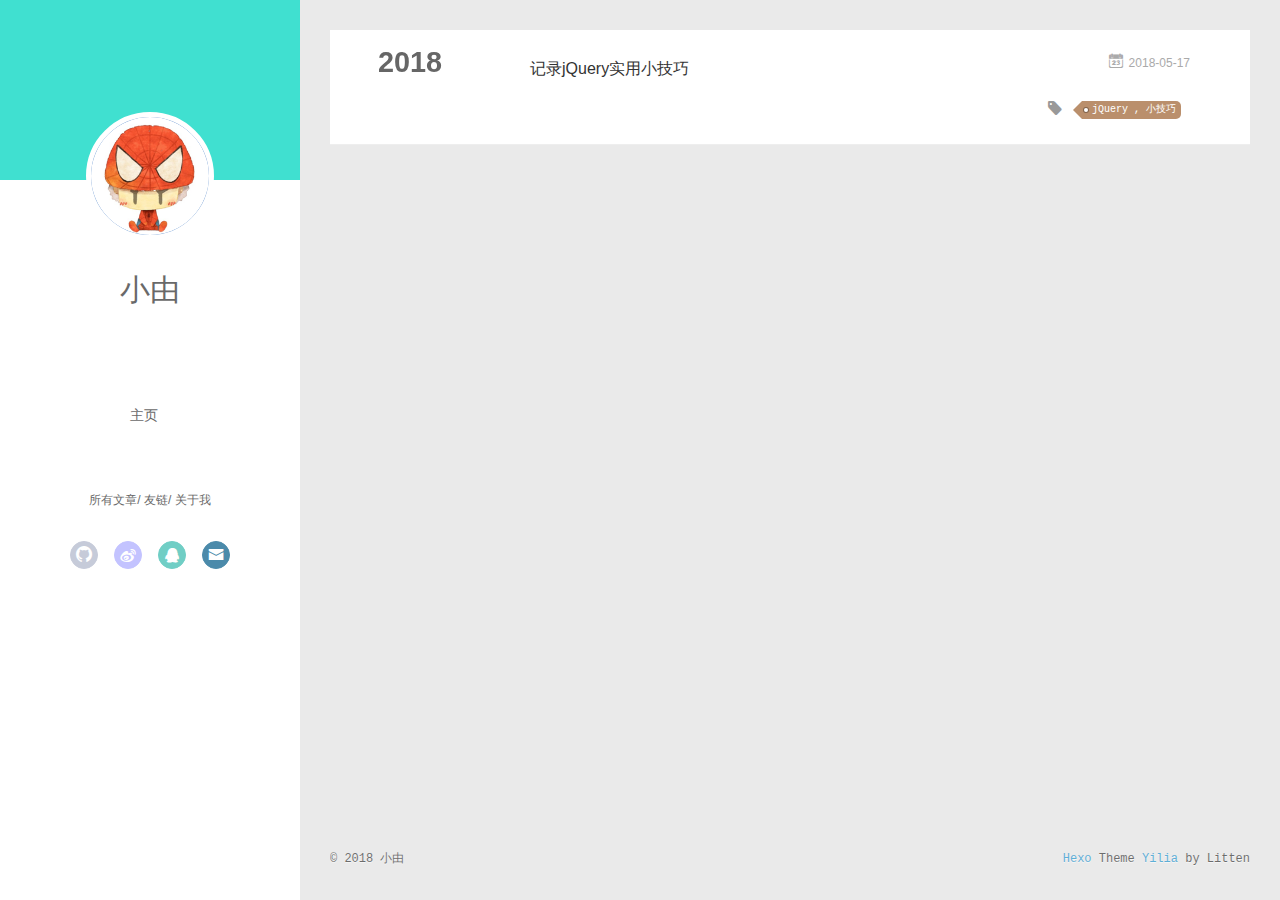
<file: tags/jQuery-小技巧/index.html>
<!DOCTYPE html>
<html>
<head>
  <meta charset="utf-8">
  
  <meta name="renderer" content="webkit">
  <meta http-equiv="X-UA-Compatible" content="IE=edge" >
  <link rel="dns-prefetch" href="https://github.com/xiaoyoutongzhi">
  <title>Tag: jQuery , 小技巧 | 小由同志的博客</title>
  <meta name="viewport" content="width=device-width, initial-scale=1, maximum-scale=1">
  <meta name="description" content="知识记录">
<meta name="keywords" content="前端,js,jquery,javascript,html5,开发者,程序猿,程序媛,极客,编程,代码,开源,IT网站,Developer,Programmer,Coder,Geek,html,css,css3,用户体验">
<meta property="og:type" content="website">
<meta property="og:title" content="小由同志的博客">
<meta property="og:url" content="https://github.com/xiaoyoutongzhi/tags/jQuery-小技巧/index.html">
<meta property="og:site_name" content="小由同志的博客">
<meta property="og:description" content="知识记录">
<meta property="og:locale" content="中文/英文">
<meta name="twitter:card" content="summary">
<meta name="twitter:title" content="小由同志的博客">
<meta name="twitter:description" content="知识记录">
  
    <link rel="alternative" href="/atom.xml" title="小由同志的博客" type="application/atom+xml">
  
  
    <link rel="icon" href="/favicon.png">
  
  <link rel="stylesheet" type="text/css" href="/./main.0cf68a.css">
  <style type="text/css">
  
    #container.show {
      background: linear-gradient(200deg,#a0cfe4,#e8c37e);
    }
  </style>
  

  

</head>

<body>
  <div id="container" q-class="show:isCtnShow">
    <canvas id="anm-canvas" class="anm-canvas"></canvas>
    <div class="left-col" q-class="show:isShow">
      
<div class="overlay" style="background: #40e0d0"></div>
<div class="intrude-less">
	<header id="header" class="inner">
		<a href="/" class="profilepic">
			<img src="/assets/img/upic.jpg" class="js-avatar">
		</a>
		<hgroup>
		  <h1 class="header-author"><a href="/">小由</a></h1>
		</hgroup>
		

		<nav class="header-menu">
			<ul>
			
				<li><a href="https://xiaoyoutongzhi.github.io/">主页</a></li>
	        
			</ul>
		</nav>
		<nav class="header-smart-menu">
    		
    			
    			<a q-on="click: openSlider(e, 'innerArchive')" href="javascript:void(0)">所有文章</a>
    			
            
    			
    			<a q-on="click: openSlider(e, 'friends')" href="javascript:void(0)">友链</a>
    			
            
    			
    			<a q-on="click: openSlider(e, 'aboutme')" href="javascript:void(0)">关于我</a>
    			
            
		</nav>
		<nav class="header-nav">
			<div class="social">
				
					<a class="github" target="_blank" href="https://github.com/xiaoyoutongzhi" title="github"><i class="icon-github"></i></a>
		        
					<a class="weibo" target="_blank" href="http://weibo.com/u/6551832980" title="weibo"><i class="icon-weibo"></i></a>
		        
					<a class="qq" target="_blank" href="http://wpa.qq.com/msgrd?v=3&amp;uin=526777176&amp;site=qq&amp;menu=yes" title="qq"><i class="icon-qq"></i></a>
		        
					<a class="mail" target="_blank" href="mailto:526777176@qq.com" title="mail"><i class="icon-mail"></i></a>
		        
			</div>
		</nav>
	</header>		
</div>

    </div>
    <div class="mid-col" q-class="show:isShow,hide:isShow|isFalse">
      
<nav id="mobile-nav">
  	<div class="overlay js-overlay" style="background: #40e0d0"></div>
	<div class="btnctn js-mobile-btnctn">
  		<div class="slider-trigger list" q-on="click: openSlider(e)"><i class="icon icon-sort"></i></div>
	</div>
	<div class="intrude-less">
		<header id="header" class="inner">
			<div class="profilepic">
				<img src="/assets/img/upic.jpg" class="js-avatar">
			</div>
			<hgroup>
			  <h1 class="header-author js-header-author">小由</h1>
			</hgroup>
			
			
			
				
			
			
			
			<nav class="header-nav">
				<div class="social">
					
						<a class="github" target="_blank" href="https://github.com/xiaoyoutongzhi" title="github"><i class="icon-github"></i></a>
			        
						<a class="weibo" target="_blank" href="http://weibo.com/u/6551832980" title="weibo"><i class="icon-weibo"></i></a>
			        
						<a class="qq" target="_blank" href="http://wpa.qq.com/msgrd?v=3&amp;uin=526777176&amp;site=qq&amp;menu=yes" title="qq"><i class="icon-qq"></i></a>
			        
						<a class="mail" target="_blank" href="mailto:526777176@qq.com" title="mail"><i class="icon-mail"></i></a>
			        
				</div>
			</nav>

			<nav class="header-menu js-header-menu">
				<ul style="width: 50%">
				
				
					<li style="width: 100%"><a href="https://xiaoyoutongzhi.github.io/">主页</a></li>
		        
				</ul>
			</nav>
		</header>				
	</div>
	<div class="mobile-mask" style="display:none" q-show="isShow"></div>
</nav>

      <div id="wrapper" class="body-wrap">
        <div class="menu-l">
          <div class="canvas-wrap">
            <canvas data-colors="#eaeaea" data-sectionHeight="100" data-contentId="js-content" id="myCanvas1" class="anm-canvas"></canvas>
          </div>
          <div id="js-content" class="content-ll">
            
  
  
    
    
      
      
      <section class="archives-wrap">
        <div class="archive-year-wrap">
          <a href="/archives/2018" class="archive-year">2018</a>
        </div>
        <div class="archives">
    
    <article class="archive-article archive-type-post">
  <div class="archive-article-inner">
    <header class="archive-article-header">
      	<div class="article-meta">
	      	<a href="/2018/05/17/jquery/" class="archive-article-date">
  	<time datetime="2018-05-17T07:21:00.000Z" itemprop="datePublished"><i class="icon-calendar icon"></i>2018-05-17</time>
</a>
        </div>
    	 
  
    <h1 itemprop="name">
      <a class="archive-article-title" href="/2018/05/17/jquery/">记录jQuery实用小技巧</a>
    </h1>
  

        <div class="article-info info-on-right">
          
	<div class="article-tag tagcloud">
		<i class="icon-price-tags icon"></i>
		<ul class="article-tag-list">
			 
        		<li class="article-tag-list-item">
        			<a href="javascript:void(0)" class="js-tag article-tag-list-link color3">jQuery , 小技巧</a>
        		</li>
      		
		</ul>
	</div>

          

        </div>
        <div class="clearfix"></div>
    </header>
  </div>
</article>
  
  
    </div></section>
  

    


          </div>
        </div>
      </div>
      <footer id="footer">
  <div class="outer">
    <div id="footer-info">
    	<div class="footer-left">
    		&copy; 2018 小由
    	</div>
      	<div class="footer-right">
      		<a href="http://hexo.io/" target="_blank">Hexo</a>  Theme <a href="https://github.com/litten/hexo-theme-yilia" target="_blank">Yilia</a> by Litten
      	</div>
    </div>
  </div>
</footer>
    </div>
    <script>
	var yiliaConfig = {
		mathjax: false,
		isHome: false,
		isPost: false,
		isArchive: false,
		isTag: true,
		isCategory: false,
		open_in_new: false,
		toc_hide_index: true,
		root: "/",
		innerArchive: true,
		showTags: false
	}
</script>

<script>!function(t){function n(e){if(r[e])return r[e].exports;var i=r[e]={exports:{},id:e,loaded:!1};return t[e].call(i.exports,i,i.exports,n),i.loaded=!0,i.exports}var r={};n.m=t,n.c=r,n.p="./",n(0)}([function(t,n,r){r(195),t.exports=r(191)},function(t,n,r){var e=r(3),i=r(52),o=r(27),u=r(28),c=r(53),f="prototype",a=function(t,n,r){var s,l,h,v,p=t&a.F,d=t&a.G,y=t&a.S,g=t&a.P,b=t&a.B,m=d?e:y?e[n]||(e[n]={}):(e[n]||{})[f],x=d?i:i[n]||(i[n]={}),w=x[f]||(x[f]={});d&&(r=n);for(s in r)l=!p&&m&&void 0!==m[s],h=(l?m:r)[s],v=b&&l?c(h,e):g&&"function"==typeof h?c(Function.call,h):h,m&&u(m,s,h,t&a.U),x[s]!=h&&o(x,s,v),g&&w[s]!=h&&(w[s]=h)};e.core=i,a.F=1,a.G=2,a.S=4,a.P=8,a.B=16,a.W=32,a.U=64,a.R=128,t.exports=a},function(t,n,r){var e=r(6);t.exports=function(t){if(!e(t))throw TypeError(t+" is not an object!");return t}},function(t,n){var r=t.exports="undefined"!=typeof window&&window.Math==Math?window:"undefined"!=typeof self&&self.Math==Math?self:Function("return this")();"number"==typeof __g&&(__g=r)},function(t,n){t.exports=function(t){try{return!!t()}catch(t){return!0}}},function(t,n){var r=t.exports="undefined"!=typeof window&&window.Math==Math?window:"undefined"!=typeof self&&self.Math==Math?self:Function("return this")();"number"==typeof __g&&(__g=r)},function(t,n){t.exports=function(t){return"object"==typeof t?null!==t:"function"==typeof t}},function(t,n,r){var e=r(126)("wks"),i=r(76),o=r(3).Symbol,u="function"==typeof o;(t.exports=function(t){return e[t]||(e[t]=u&&o[t]||(u?o:i)("Symbol."+t))}).store=e},function(t,n){var r={}.hasOwnProperty;t.exports=function(t,n){return r.call(t,n)}},function(t,n,r){var e=r(94),i=r(33);t.exports=function(t){return e(i(t))}},function(t,n,r){t.exports=!r(4)(function(){return 7!=Object.defineProperty({},"a",{get:function(){return 7}}).a})},function(t,n,r){var e=r(2),i=r(167),o=r(50),u=Object.defineProperty;n.f=r(10)?Object.defineProperty:function(t,n,r){if(e(t),n=o(n,!0),e(r),i)try{return u(t,n,r)}catch(t){}if("get"in r||"set"in r)throw TypeError("Accessors not supported!");return"value"in r&&(t[n]=r.value),t}},function(t,n,r){t.exports=!r(18)(function(){return 7!=Object.defineProperty({},"a",{get:function(){return 7}}).a})},function(t,n,r){var e=r(14),i=r(22);t.exports=r(12)?function(t,n,r){return e.f(t,n,i(1,r))}:function(t,n,r){return t[n]=r,t}},function(t,n,r){var e=r(20),i=r(58),o=r(42),u=Object.defineProperty;n.f=r(12)?Object.defineProperty:function(t,n,r){if(e(t),n=o(n,!0),e(r),i)try{return u(t,n,r)}catch(t){}if("get"in r||"set"in r)throw TypeError("Accessors not supported!");return"value"in r&&(t[n]=r.value),t}},function(t,n,r){var e=r(40)("wks"),i=r(23),o=r(5).Symbol,u="function"==typeof o;(t.exports=function(t){return e[t]||(e[t]=u&&o[t]||(u?o:i)("Symbol."+t))}).store=e},function(t,n,r){var e=r(67),i=Math.min;t.exports=function(t){return t>0?i(e(t),9007199254740991):0}},function(t,n,r){var e=r(46);t.exports=function(t){return Object(e(t))}},function(t,n){t.exports=function(t){try{return!!t()}catch(t){return!0}}},function(t,n,r){var e=r(63),i=r(34);t.exports=Object.keys||function(t){return e(t,i)}},function(t,n,r){var e=r(21);t.exports=function(t){if(!e(t))throw TypeError(t+" is not an object!");return t}},function(t,n){t.exports=function(t){return"object"==typeof t?null!==t:"function"==typeof t}},function(t,n){t.exports=function(t,n){return{enumerable:!(1&t),configurable:!(2&t),writable:!(4&t),value:n}}},function(t,n){var r=0,e=Math.random();t.exports=function(t){return"Symbol(".concat(void 0===t?"":t,")_",(++r+e).toString(36))}},function(t,n){var r={}.hasOwnProperty;t.exports=function(t,n){return r.call(t,n)}},function(t,n){var r=t.exports={version:"2.4.0"};"number"==typeof __e&&(__e=r)},function(t,n){t.exports=function(t){if("function"!=typeof t)throw TypeError(t+" is not a function!");return t}},function(t,n,r){var e=r(11),i=r(66);t.exports=r(10)?function(t,n,r){return e.f(t,n,i(1,r))}:function(t,n,r){return t[n]=r,t}},function(t,n,r){var e=r(3),i=r(27),o=r(24),u=r(76)("src"),c="toString",f=Function[c],a=(""+f).split(c);r(52).inspectSource=function(t){return f.call(t)},(t.exports=function(t,n,r,c){var f="function"==typeof r;f&&(o(r,"name")||i(r,"name",n)),t[n]!==r&&(f&&(o(r,u)||i(r,u,t[n]?""+t[n]:a.join(String(n)))),t===e?t[n]=r:c?t[n]?t[n]=r:i(t,n,r):(delete t[n],i(t,n,r)))})(Function.prototype,c,function(){return"function"==typeof this&&this[u]||f.call(this)})},function(t,n,r){var e=r(1),i=r(4),o=r(46),u=function(t,n,r,e){var i=String(o(t)),u="<"+n;return""!==r&&(u+=" "+r+'="'+String(e).replace(/"/g,"&quot;")+'"'),u+">"+i+"</"+n+">"};t.exports=function(t,n){var r={};r[t]=n(u),e(e.P+e.F*i(function(){var n=""[t]('"');return n!==n.toLowerCase()||n.split('"').length>3}),"String",r)}},function(t,n,r){var e=r(115),i=r(46);t.exports=function(t){return e(i(t))}},function(t,n,r){var e=r(116),i=r(66),o=r(30),u=r(50),c=r(24),f=r(167),a=Object.getOwnPropertyDescriptor;n.f=r(10)?a:function(t,n){if(t=o(t),n=u(n,!0),f)try{return a(t,n)}catch(t){}if(c(t,n))return i(!e.f.call(t,n),t[n])}},function(t,n,r){var e=r(24),i=r(17),o=r(145)("IE_PROTO"),u=Object.prototype;t.exports=Object.getPrototypeOf||function(t){return t=i(t),e(t,o)?t[o]:"function"==typeof t.constructor&&t instanceof t.constructor?t.constructor.prototype:t instanceof Object?u:null}},function(t,n){t.exports=function(t){if(void 0==t)throw TypeError("Can't call method on  "+t);return t}},function(t,n){t.exports="constructor,hasOwnProperty,isPrototypeOf,propertyIsEnumerable,toLocaleString,toString,valueOf".split(",")},function(t,n){t.exports={}},function(t,n){t.exports=!0},function(t,n){n.f={}.propertyIsEnumerable},function(t,n,r){var e=r(14).f,i=r(8),o=r(15)("toStringTag");t.exports=function(t,n,r){t&&!i(t=r?t:t.prototype,o)&&e(t,o,{configurable:!0,value:n})}},function(t,n,r){var e=r(40)("keys"),i=r(23);t.exports=function(t){return e[t]||(e[t]=i(t))}},function(t,n,r){var e=r(5),i="__core-js_shared__",o=e[i]||(e[i]={});t.exports=function(t){return o[t]||(o[t]={})}},function(t,n){var r=Math.ceil,e=Math.floor;t.exports=function(t){return isNaN(t=+t)?0:(t>0?e:r)(t)}},function(t,n,r){var e=r(21);t.exports=function(t,n){if(!e(t))return t;var r,i;if(n&&"function"==typeof(r=t.toString)&&!e(i=r.call(t)))return i;if("function"==typeof(r=t.valueOf)&&!e(i=r.call(t)))return i;if(!n&&"function"==typeof(r=t.toString)&&!e(i=r.call(t)))return i;throw TypeError("Can't convert object to primitive value")}},function(t,n,r){var e=r(5),i=r(25),o=r(36),u=r(44),c=r(14).f;t.exports=function(t){var n=i.Symbol||(i.Symbol=o?{}:e.Symbol||{});"_"==t.charAt(0)||t in n||c(n,t,{value:u.f(t)})}},function(t,n,r){n.f=r(15)},function(t,n){var r={}.toString;t.exports=function(t){return r.call(t).slice(8,-1)}},function(t,n){t.exports=function(t){if(void 0==t)throw TypeError("Can't call method on  "+t);return t}},function(t,n,r){var e=r(4);t.exports=function(t,n){return!!t&&e(function(){n?t.call(null,function(){},1):t.call(null)})}},function(t,n,r){var e=r(53),i=r(115),o=r(17),u=r(16),c=r(203);t.exports=function(t,n){var r=1==t,f=2==t,a=3==t,s=4==t,l=6==t,h=5==t||l,v=n||c;return function(n,c,p){for(var d,y,g=o(n),b=i(g),m=e(c,p,3),x=u(b.length),w=0,S=r?v(n,x):f?v(n,0):void 0;x>w;w++)if((h||w in b)&&(d=b[w],y=m(d,w,g),t))if(r)S[w]=y;else if(y)switch(t){case 3:return!0;case 5:return d;case 6:return w;case 2:S.push(d)}else if(s)return!1;return l?-1:a||s?s:S}}},function(t,n,r){var e=r(1),i=r(52),o=r(4);t.exports=function(t,n){var r=(i.Object||{})[t]||Object[t],u={};u[t]=n(r),e(e.S+e.F*o(function(){r(1)}),"Object",u)}},function(t,n,r){var e=r(6);t.exports=function(t,n){if(!e(t))return t;var r,i;if(n&&"function"==typeof(r=t.toString)&&!e(i=r.call(t)))return i;if("function"==typeof(r=t.valueOf)&&!e(i=r.call(t)))return i;if(!n&&"function"==typeof(r=t.toString)&&!e(i=r.call(t)))return i;throw TypeError("Can't convert object to primitive value")}},function(t,n,r){var e=r(5),i=r(25),o=r(91),u=r(13),c="prototype",f=function(t,n,r){var a,s,l,h=t&f.F,v=t&f.G,p=t&f.S,d=t&f.P,y=t&f.B,g=t&f.W,b=v?i:i[n]||(i[n]={}),m=b[c],x=v?e:p?e[n]:(e[n]||{})[c];v&&(r=n);for(a in r)(s=!h&&x&&void 0!==x[a])&&a in b||(l=s?x[a]:r[a],b[a]=v&&"function"!=typeof x[a]?r[a]:y&&s?o(l,e):g&&x[a]==l?function(t){var n=function(n,r,e){if(this instanceof t){switch(arguments.length){case 0:return new t;case 1:return new t(n);case 2:return new t(n,r)}return new t(n,r,e)}return t.apply(this,arguments)};return n[c]=t[c],n}(l):d&&"function"==typeof l?o(Function.call,l):l,d&&((b.virtual||(b.virtual={}))[a]=l,t&f.R&&m&&!m[a]&&u(m,a,l)))};f.F=1,f.G=2,f.S=4,f.P=8,f.B=16,f.W=32,f.U=64,f.R=128,t.exports=f},function(t,n){var r=t.exports={version:"2.4.0"};"number"==typeof __e&&(__e=r)},function(t,n,r){var e=r(26);t.exports=function(t,n,r){if(e(t),void 0===n)return t;switch(r){case 1:return function(r){return t.call(n,r)};case 2:return function(r,e){return t.call(n,r,e)};case 3:return function(r,e,i){return t.call(n,r,e,i)}}return function(){return t.apply(n,arguments)}}},function(t,n,r){var e=r(183),i=r(1),o=r(126)("metadata"),u=o.store||(o.store=new(r(186))),c=function(t,n,r){var i=u.get(t);if(!i){if(!r)return;u.set(t,i=new e)}var o=i.get(n);if(!o){if(!r)return;i.set(n,o=new e)}return o},f=function(t,n,r){var e=c(n,r,!1);return void 0!==e&&e.has(t)},a=function(t,n,r){var e=c(n,r,!1);return void 0===e?void 0:e.get(t)},s=function(t,n,r,e){c(r,e,!0).set(t,n)},l=function(t,n){var r=c(t,n,!1),e=[];return r&&r.forEach(function(t,n){e.push(n)}),e},h=function(t){return void 0===t||"symbol"==typeof t?t:String(t)},v=function(t){i(i.S,"Reflect",t)};t.exports={store:u,map:c,has:f,get:a,set:s,keys:l,key:h,exp:v}},function(t,n,r){"use strict";if(r(10)){var e=r(69),i=r(3),o=r(4),u=r(1),c=r(127),f=r(152),a=r(53),s=r(68),l=r(66),h=r(27),v=r(73),p=r(67),d=r(16),y=r(75),g=r(50),b=r(24),m=r(180),x=r(114),w=r(6),S=r(17),_=r(137),O=r(70),E=r(32),P=r(71).f,j=r(154),F=r(76),M=r(7),A=r(48),N=r(117),T=r(146),I=r(155),k=r(80),L=r(123),R=r(74),C=r(130),D=r(160),U=r(11),W=r(31),G=U.f,B=W.f,V=i.RangeError,z=i.TypeError,q=i.Uint8Array,K="ArrayBuffer",J="Shared"+K,Y="BYTES_PER_ELEMENT",H="prototype",$=Array[H],X=f.ArrayBuffer,Q=f.DataView,Z=A(0),tt=A(2),nt=A(3),rt=A(4),et=A(5),it=A(6),ot=N(!0),ut=N(!1),ct=I.values,ft=I.keys,at=I.entries,st=$.lastIndexOf,lt=$.reduce,ht=$.reduceRight,vt=$.join,pt=$.sort,dt=$.slice,yt=$.toString,gt=$.toLocaleString,bt=M("iterator"),mt=M("toStringTag"),xt=F("typed_constructor"),wt=F("def_constructor"),St=c.CONSTR,_t=c.TYPED,Ot=c.VIEW,Et="Wrong length!",Pt=A(1,function(t,n){return Tt(T(t,t[wt]),n)}),jt=o(function(){return 1===new q(new Uint16Array([1]).buffer)[0]}),Ft=!!q&&!!q[H].set&&o(function(){new q(1).set({})}),Mt=function(t,n){if(void 0===t)throw z(Et);var r=+t,e=d(t);if(n&&!m(r,e))throw V(Et);return e},At=function(t,n){var r=p(t);if(r<0||r%n)throw V("Wrong offset!");return r},Nt=function(t){if(w(t)&&_t in t)return t;throw z(t+" is not a typed array!")},Tt=function(t,n){if(!(w(t)&&xt in t))throw z("It is not a typed array constructor!");return new t(n)},It=function(t,n){return kt(T(t,t[wt]),n)},kt=function(t,n){for(var r=0,e=n.length,i=Tt(t,e);e>r;)i[r]=n[r++];return i},Lt=function(t,n,r){G(t,n,{get:function(){return this._d[r]}})},Rt=function(t){var n,r,e,i,o,u,c=S(t),f=arguments.length,s=f>1?arguments[1]:void 0,l=void 0!==s,h=j(c);if(void 0!=h&&!_(h)){for(u=h.call(c),e=[],n=0;!(o=u.next()).done;n++)e.push(o.value);c=e}for(l&&f>2&&(s=a(s,arguments[2],2)),n=0,r=d(c.length),i=Tt(this,r);r>n;n++)i[n]=l?s(c[n],n):c[n];return i},Ct=function(){for(var t=0,n=arguments.length,r=Tt(this,n);n>t;)r[t]=arguments[t++];return r},Dt=!!q&&o(function(){gt.call(new q(1))}),Ut=function(){return gt.apply(Dt?dt.call(Nt(this)):Nt(this),arguments)},Wt={copyWithin:function(t,n){return D.call(Nt(this),t,n,arguments.length>2?arguments[2]:void 0)},every:function(t){return rt(Nt(this),t,arguments.length>1?arguments[1]:void 0)},fill:function(t){return C.apply(Nt(this),arguments)},filter:function(t){return It(this,tt(Nt(this),t,arguments.length>1?arguments[1]:void 0))},find:function(t){return et(Nt(this),t,arguments.length>1?arguments[1]:void 0)},findIndex:function(t){return it(Nt(this),t,arguments.length>1?arguments[1]:void 0)},forEach:function(t){Z(Nt(this),t,arguments.length>1?arguments[1]:void 0)},indexOf:function(t){return ut(Nt(this),t,arguments.length>1?arguments[1]:void 0)},includes:function(t){return ot(Nt(this),t,arguments.length>1?arguments[1]:void 0)},join:function(t){return vt.apply(Nt(this),arguments)},lastIndexOf:function(t){return st.apply(Nt(this),arguments)},map:function(t){return Pt(Nt(this),t,arguments.length>1?arguments[1]:void 0)},reduce:function(t){return lt.apply(Nt(this),arguments)},reduceRight:function(t){return ht.apply(Nt(this),arguments)},reverse:function(){for(var t,n=this,r=Nt(n).length,e=Math.floor(r/2),i=0;i<e;)t=n[i],n[i++]=n[--r],n[r]=t;return n},some:function(t){return nt(Nt(this),t,arguments.length>1?arguments[1]:void 0)},sort:function(t){return pt.call(Nt(this),t)},subarray:function(t,n){var r=Nt(this),e=r.length,i=y(t,e);return new(T(r,r[wt]))(r.buffer,r.byteOffset+i*r.BYTES_PER_ELEMENT,d((void 0===n?e:y(n,e))-i))}},Gt=function(t,n){return It(this,dt.call(Nt(this),t,n))},Bt=function(t){Nt(this);var n=At(arguments[1],1),r=this.length,e=S(t),i=d(e.length),o=0;if(i+n>r)throw V(Et);for(;o<i;)this[n+o]=e[o++]},Vt={entries:function(){return at.call(Nt(this))},keys:function(){return ft.call(Nt(this))},values:function(){return ct.call(Nt(this))}},zt=function(t,n){return w(t)&&t[_t]&&"symbol"!=typeof n&&n in t&&String(+n)==String(n)},qt=function(t,n){return zt(t,n=g(n,!0))?l(2,t[n]):B(t,n)},Kt=function(t,n,r){return!(zt(t,n=g(n,!0))&&w(r)&&b(r,"value"))||b(r,"get")||b(r,"set")||r.configurable||b(r,"writable")&&!r.writable||b(r,"enumerable")&&!r.enumerable?G(t,n,r):(t[n]=r.value,t)};St||(W.f=qt,U.f=Kt),u(u.S+u.F*!St,"Object",{getOwnPropertyDescriptor:qt,defineProperty:Kt}),o(function(){yt.call({})})&&(yt=gt=function(){return vt.call(this)});var Jt=v({},Wt);v(Jt,Vt),h(Jt,bt,Vt.values),v(Jt,{slice:Gt,set:Bt,constructor:function(){},toString:yt,toLocaleString:Ut}),Lt(Jt,"buffer","b"),Lt(Jt,"byteOffset","o"),Lt(Jt,"byteLength","l"),Lt(Jt,"length","e"),G(Jt,mt,{get:function(){return this[_t]}}),t.exports=function(t,n,r,f){f=!!f;var a=t+(f?"Clamped":"")+"Array",l="Uint8Array"!=a,v="get"+t,p="set"+t,y=i[a],g=y||{},b=y&&E(y),m=!y||!c.ABV,S={},_=y&&y[H],j=function(t,r){var e=t._d;return e.v[v](r*n+e.o,jt)},F=function(t,r,e){var i=t._d;f&&(e=(e=Math.round(e))<0?0:e>255?255:255&e),i.v[p](r*n+i.o,e,jt)},M=function(t,n){G(t,n,{get:function(){return j(this,n)},set:function(t){return F(this,n,t)},enumerable:!0})};m?(y=r(function(t,r,e,i){s(t,y,a,"_d");var o,u,c,f,l=0,v=0;if(w(r)){if(!(r instanceof X||(f=x(r))==K||f==J))return _t in r?kt(y,r):Rt.call(y,r);o=r,v=At(e,n);var p=r.byteLength;if(void 0===i){if(p%n)throw V(Et);if((u=p-v)<0)throw V(Et)}else if((u=d(i)*n)+v>p)throw V(Et);c=u/n}else c=Mt(r,!0),u=c*n,o=new X(u);for(h(t,"_d",{b:o,o:v,l:u,e:c,v:new Q(o)});l<c;)M(t,l++)}),_=y[H]=O(Jt),h(_,"constructor",y)):L(function(t){new y(null),new y(t)},!0)||(y=r(function(t,r,e,i){s(t,y,a);var o;return w(r)?r instanceof X||(o=x(r))==K||o==J?void 0!==i?new g(r,At(e,n),i):void 0!==e?new g(r,At(e,n)):new g(r):_t in r?kt(y,r):Rt.call(y,r):new g(Mt(r,l))}),Z(b!==Function.prototype?P(g).concat(P(b)):P(g),function(t){t in y||h(y,t,g[t])}),y[H]=_,e||(_.constructor=y));var A=_[bt],N=!!A&&("values"==A.name||void 0==A.name),T=Vt.values;h(y,xt,!0),h(_,_t,a),h(_,Ot,!0),h(_,wt,y),(f?new y(1)[mt]==a:mt in _)||G(_,mt,{get:function(){return a}}),S[a]=y,u(u.G+u.W+u.F*(y!=g),S),u(u.S,a,{BYTES_PER_ELEMENT:n,from:Rt,of:Ct}),Y in _||h(_,Y,n),u(u.P,a,Wt),R(a),u(u.P+u.F*Ft,a,{set:Bt}),u(u.P+u.F*!N,a,Vt),u(u.P+u.F*(_.toString!=yt),a,{toString:yt}),u(u.P+u.F*o(function(){new y(1).slice()}),a,{slice:Gt}),u(u.P+u.F*(o(function(){return[1,2].toLocaleString()!=new y([1,2]).toLocaleString()})||!o(function(){_.toLocaleString.call([1,2])})),a,{toLocaleString:Ut}),k[a]=N?A:T,e||N||h(_,bt,T)}}else t.exports=function(){}},function(t,n){var r={}.toString;t.exports=function(t){return r.call(t).slice(8,-1)}},function(t,n,r){var e=r(21),i=r(5).document,o=e(i)&&e(i.createElement);t.exports=function(t){return o?i.createElement(t):{}}},function(t,n,r){t.exports=!r(12)&&!r(18)(function(){return 7!=Object.defineProperty(r(57)("div"),"a",{get:function(){return 7}}).a})},function(t,n,r){"use strict";var e=r(36),i=r(51),o=r(64),u=r(13),c=r(8),f=r(35),a=r(96),s=r(38),l=r(103),h=r(15)("iterator"),v=!([].keys&&"next"in[].keys()),p="keys",d="values",y=function(){return this};t.exports=function(t,n,r,g,b,m,x){a(r,n,g);var w,S,_,O=function(t){if(!v&&t in F)return F[t];switch(t){case p:case d:return function(){return new r(this,t)}}return function(){return new r(this,t)}},E=n+" Iterator",P=b==d,j=!1,F=t.prototype,M=F[h]||F["@@iterator"]||b&&F[b],A=M||O(b),N=b?P?O("entries"):A:void 0,T="Array"==n?F.entries||M:M;if(T&&(_=l(T.call(new t)))!==Object.prototype&&(s(_,E,!0),e||c(_,h)||u(_,h,y)),P&&M&&M.name!==d&&(j=!0,A=function(){return M.call(this)}),e&&!x||!v&&!j&&F[h]||u(F,h,A),f[n]=A,f[E]=y,b)if(w={values:P?A:O(d),keys:m?A:O(p),entries:N},x)for(S in w)S in F||o(F,S,w[S]);else i(i.P+i.F*(v||j),n,w);return w}},function(t,n,r){var e=r(20),i=r(100),o=r(34),u=r(39)("IE_PROTO"),c=function(){},f="prototype",a=function(){var t,n=r(57)("iframe"),e=o.length;for(n.style.display="none",r(93).appendChild(n),n.src="javascript:",t=n.contentWindow.document,t.open(),t.write("<script>document.F=Object<\/script>"),t.close(),a=t.F;e--;)delete a[f][o[e]];return a()};t.exports=Object.create||function(t,n){var r;return null!==t?(c[f]=e(t),r=new c,c[f]=null,r[u]=t):r=a(),void 0===n?r:i(r,n)}},function(t,n,r){var e=r(63),i=r(34).concat("length","prototype");n.f=Object.getOwnPropertyNames||function(t){return e(t,i)}},function(t,n){n.f=Object.getOwnPropertySymbols},function(t,n,r){var e=r(8),i=r(9),o=r(90)(!1),u=r(39)("IE_PROTO");t.exports=function(t,n){var r,c=i(t),f=0,a=[];for(r in c)r!=u&&e(c,r)&&a.push(r);for(;n.length>f;)e(c,r=n[f++])&&(~o(a,r)||a.push(r));return a}},function(t,n,r){t.exports=r(13)},function(t,n,r){var e=r(76)("meta"),i=r(6),o=r(24),u=r(11).f,c=0,f=Object.isExtensible||function(){return!0},a=!r(4)(function(){return f(Object.preventExtensions({}))}),s=function(t){u(t,e,{value:{i:"O"+ ++c,w:{}}})},l=function(t,n){if(!i(t))return"symbol"==typeof t?t:("string"==typeof t?"S":"P")+t;if(!o(t,e)){if(!f(t))return"F";if(!n)return"E";s(t)}return t[e].i},h=function(t,n){if(!o(t,e)){if(!f(t))return!0;if(!n)return!1;s(t)}return t[e].w},v=function(t){return a&&p.NEED&&f(t)&&!o(t,e)&&s(t),t},p=t.exports={KEY:e,NEED:!1,fastKey:l,getWeak:h,onFreeze:v}},function(t,n){t.exports=function(t,n){return{enumerable:!(1&t),configurable:!(2&t),writable:!(4&t),value:n}}},function(t,n){var r=Math.ceil,e=Math.floor;t.exports=function(t){return isNaN(t=+t)?0:(t>0?e:r)(t)}},function(t,n){t.exports=function(t,n,r,e){if(!(t instanceof n)||void 0!==e&&e in t)throw TypeError(r+": incorrect invocation!");return t}},function(t,n){t.exports=!1},function(t,n,r){var e=r(2),i=r(173),o=r(133),u=r(145)("IE_PROTO"),c=function(){},f="prototype",a=function(){var t,n=r(132)("iframe"),e=o.length;for(n.style.display="none",r(135).appendChild(n),n.src="javascript:",t=n.contentWindow.document,t.open(),t.write("<script>document.F=Object<\/script>"),t.close(),a=t.F;e--;)delete a[f][o[e]];return a()};t.exports=Object.create||function(t,n){var r;return null!==t?(c[f]=e(t),r=new c,c[f]=null,r[u]=t):r=a(),void 0===n?r:i(r,n)}},function(t,n,r){var e=r(175),i=r(133).concat("length","prototype");n.f=Object.getOwnPropertyNames||function(t){return e(t,i)}},function(t,n,r){var e=r(175),i=r(133);t.exports=Object.keys||function(t){return e(t,i)}},function(t,n,r){var e=r(28);t.exports=function(t,n,r){for(var i in n)e(t,i,n[i],r);return t}},function(t,n,r){"use strict";var e=r(3),i=r(11),o=r(10),u=r(7)("species");t.exports=function(t){var n=e[t];o&&n&&!n[u]&&i.f(n,u,{configurable:!0,get:function(){return this}})}},function(t,n,r){var e=r(67),i=Math.max,o=Math.min;t.exports=function(t,n){return t=e(t),t<0?i(t+n,0):o(t,n)}},function(t,n){var r=0,e=Math.random();t.exports=function(t){return"Symbol(".concat(void 0===t?"":t,")_",(++r+e).toString(36))}},function(t,n,r){var e=r(33);t.exports=function(t){return Object(e(t))}},function(t,n,r){var e=r(7)("unscopables"),i=Array.prototype;void 0==i[e]&&r(27)(i,e,{}),t.exports=function(t){i[e][t]=!0}},function(t,n,r){var e=r(53),i=r(169),o=r(137),u=r(2),c=r(16),f=r(154),a={},s={},n=t.exports=function(t,n,r,l,h){var v,p,d,y,g=h?function(){return t}:f(t),b=e(r,l,n?2:1),m=0;if("function"!=typeof g)throw TypeError(t+" is not iterable!");if(o(g)){for(v=c(t.length);v>m;m++)if((y=n?b(u(p=t[m])[0],p[1]):b(t[m]))===a||y===s)return y}else for(d=g.call(t);!(p=d.next()).done;)if((y=i(d,b,p.value,n))===a||y===s)return y};n.BREAK=a,n.RETURN=s},function(t,n){t.exports={}},function(t,n,r){var e=r(11).f,i=r(24),o=r(7)("toStringTag");t.exports=function(t,n,r){t&&!i(t=r?t:t.prototype,o)&&e(t,o,{configurable:!0,value:n})}},function(t,n,r){var e=r(1),i=r(46),o=r(4),u=r(150),c="["+u+"]",f="​",a=RegExp("^"+c+c+"*"),s=RegExp(c+c+"*$"),l=function(t,n,r){var i={},c=o(function(){return!!u[t]()||f[t]()!=f}),a=i[t]=c?n(h):u[t];r&&(i[r]=a),e(e.P+e.F*c,"String",i)},h=l.trim=function(t,n){return t=String(i(t)),1&n&&(t=t.replace(a,"")),2&n&&(t=t.replace(s,"")),t};t.exports=l},function(t,n,r){t.exports={default:r(86),__esModule:!0}},function(t,n,r){t.exports={default:r(87),__esModule:!0}},function(t,n,r){"use strict";function e(t){return t&&t.__esModule?t:{default:t}}n.__esModule=!0;var i=r(84),o=e(i),u=r(83),c=e(u),f="function"==typeof c.default&&"symbol"==typeof o.default?function(t){return typeof t}:function(t){return t&&"function"==typeof c.default&&t.constructor===c.default&&t!==c.default.prototype?"symbol":typeof t};n.default="function"==typeof c.default&&"symbol"===f(o.default)?function(t){return void 0===t?"undefined":f(t)}:function(t){return t&&"function"==typeof c.default&&t.constructor===c.default&&t!==c.default.prototype?"symbol":void 0===t?"undefined":f(t)}},function(t,n,r){r(110),r(108),r(111),r(112),t.exports=r(25).Symbol},function(t,n,r){r(109),r(113),t.exports=r(44).f("iterator")},function(t,n){t.exports=function(t){if("function"!=typeof t)throw TypeError(t+" is not a function!");return t}},function(t,n){t.exports=function(){}},function(t,n,r){var e=r(9),i=r(106),o=r(105);t.exports=function(t){return function(n,r,u){var c,f=e(n),a=i(f.length),s=o(u,a);if(t&&r!=r){for(;a>s;)if((c=f[s++])!=c)return!0}else for(;a>s;s++)if((t||s in f)&&f[s]===r)return t||s||0;return!t&&-1}}},function(t,n,r){var e=r(88);t.exports=function(t,n,r){if(e(t),void 0===n)return t;switch(r){case 1:return function(r){return t.call(n,r)};case 2:return function(r,e){return t.call(n,r,e)};case 3:return function(r,e,i){return t.call(n,r,e,i)}}return function(){return t.apply(n,arguments)}}},function(t,n,r){var e=r(19),i=r(62),o=r(37);t.exports=function(t){var n=e(t),r=i.f;if(r)for(var u,c=r(t),f=o.f,a=0;c.length>a;)f.call(t,u=c[a++])&&n.push(u);return n}},function(t,n,r){t.exports=r(5).document&&document.documentElement},function(t,n,r){var e=r(56);t.exports=Object("z").propertyIsEnumerable(0)?Object:function(t){return"String"==e(t)?t.split(""):Object(t)}},function(t,n,r){var e=r(56);t.exports=Array.isArray||function(t){return"Array"==e(t)}},function(t,n,r){"use strict";var e=r(60),i=r(22),o=r(38),u={};r(13)(u,r(15)("iterator"),function(){return this}),t.exports=function(t,n,r){t.prototype=e(u,{next:i(1,r)}),o(t,n+" Iterator")}},function(t,n){t.exports=function(t,n){return{value:n,done:!!t}}},function(t,n,r){var e=r(19),i=r(9);t.exports=function(t,n){for(var r,o=i(t),u=e(o),c=u.length,f=0;c>f;)if(o[r=u[f++]]===n)return r}},function(t,n,r){var e=r(23)("meta"),i=r(21),o=r(8),u=r(14).f,c=0,f=Object.isExtensible||function(){return!0},a=!r(18)(function(){return f(Object.preventExtensions({}))}),s=function(t){u(t,e,{value:{i:"O"+ ++c,w:{}}})},l=function(t,n){if(!i(t))return"symbol"==typeof t?t:("string"==typeof t?"S":"P")+t;if(!o(t,e)){if(!f(t))return"F";if(!n)return"E";s(t)}return t[e].i},h=function(t,n){if(!o(t,e)){if(!f(t))return!0;if(!n)return!1;s(t)}return t[e].w},v=function(t){return a&&p.NEED&&f(t)&&!o(t,e)&&s(t),t},p=t.exports={KEY:e,NEED:!1,fastKey:l,getWeak:h,onFreeze:v}},function(t,n,r){var e=r(14),i=r(20),o=r(19);t.exports=r(12)?Object.defineProperties:function(t,n){i(t);for(var r,u=o(n),c=u.length,f=0;c>f;)e.f(t,r=u[f++],n[r]);return t}},function(t,n,r){var e=r(37),i=r(22),o=r(9),u=r(42),c=r(8),f=r(58),a=Object.getOwnPropertyDescriptor;n.f=r(12)?a:function(t,n){if(t=o(t),n=u(n,!0),f)try{return a(t,n)}catch(t){}if(c(t,n))return i(!e.f.call(t,n),t[n])}},function(t,n,r){var e=r(9),i=r(61).f,o={}.toString,u="object"==typeof window&&window&&Object.getOwnPropertyNames?Object.getOwnPropertyNames(window):[],c=function(t){try{return i(t)}catch(t){return u.slice()}};t.exports.f=function(t){return u&&"[object Window]"==o.call(t)?c(t):i(e(t))}},function(t,n,r){var e=r(8),i=r(77),o=r(39)("IE_PROTO"),u=Object.prototype;t.exports=Object.getPrototypeOf||function(t){return t=i(t),e(t,o)?t[o]:"function"==typeof t.constructor&&t instanceof t.constructor?t.constructor.prototype:t instanceof Object?u:null}},function(t,n,r){var e=r(41),i=r(33);t.exports=function(t){return function(n,r){var o,u,c=String(i(n)),f=e(r),a=c.length;return f<0||f>=a?t?"":void 0:(o=c.charCodeAt(f),o<55296||o>56319||f+1===a||(u=c.charCodeAt(f+1))<56320||u>57343?t?c.charAt(f):o:t?c.slice(f,f+2):u-56320+(o-55296<<10)+65536)}}},function(t,n,r){var e=r(41),i=Math.max,o=Math.min;t.exports=function(t,n){return t=e(t),t<0?i(t+n,0):o(t,n)}},function(t,n,r){var e=r(41),i=Math.min;t.exports=function(t){return t>0?i(e(t),9007199254740991):0}},function(t,n,r){"use strict";var e=r(89),i=r(97),o=r(35),u=r(9);t.exports=r(59)(Array,"Array",function(t,n){this._t=u(t),this._i=0,this._k=n},function(){var t=this._t,n=this._k,r=this._i++;return!t||r>=t.length?(this._t=void 0,i(1)):"keys"==n?i(0,r):"values"==n?i(0,t[r]):i(0,[r,t[r]])},"values"),o.Arguments=o.Array,e("keys"),e("values"),e("entries")},function(t,n){},function(t,n,r){"use strict";var e=r(104)(!0);r(59)(String,"String",function(t){this._t=String(t),this._i=0},function(){var t,n=this._t,r=this._i;return r>=n.length?{value:void 0,done:!0}:(t=e(n,r),this._i+=t.length,{value:t,done:!1})})},function(t,n,r){"use strict";var e=r(5),i=r(8),o=r(12),u=r(51),c=r(64),f=r(99).KEY,a=r(18),s=r(40),l=r(38),h=r(23),v=r(15),p=r(44),d=r(43),y=r(98),g=r(92),b=r(95),m=r(20),x=r(9),w=r(42),S=r(22),_=r(60),O=r(102),E=r(101),P=r(14),j=r(19),F=E.f,M=P.f,A=O.f,N=e.Symbol,T=e.JSON,I=T&&T.stringify,k="prototype",L=v("_hidden"),R=v("toPrimitive"),C={}.propertyIsEnumerable,D=s("symbol-registry"),U=s("symbols"),W=s("op-symbols"),G=Object[k],B="function"==typeof N,V=e.QObject,z=!V||!V[k]||!V[k].findChild,q=o&&a(function(){return 7!=_(M({},"a",{get:function(){return M(this,"a",{value:7}).a}})).a})?function(t,n,r){var e=F(G,n);e&&delete G[n],M(t,n,r),e&&t!==G&&M(G,n,e)}:M,K=function(t){var n=U[t]=_(N[k]);return n._k=t,n},J=B&&"symbol"==typeof N.iterator?function(t){return"symbol"==typeof t}:function(t){return t instanceof N},Y=function(t,n,r){return t===G&&Y(W,n,r),m(t),n=w(n,!0),m(r),i(U,n)?(r.enumerable?(i(t,L)&&t[L][n]&&(t[L][n]=!1),r=_(r,{enumerable:S(0,!1)})):(i(t,L)||M(t,L,S(1,{})),t[L][n]=!0),q(t,n,r)):M(t,n,r)},H=function(t,n){m(t);for(var r,e=g(n=x(n)),i=0,o=e.length;o>i;)Y(t,r=e[i++],n[r]);return t},$=function(t,n){return void 0===n?_(t):H(_(t),n)},X=function(t){var n=C.call(this,t=w(t,!0));return!(this===G&&i(U,t)&&!i(W,t))&&(!(n||!i(this,t)||!i(U,t)||i(this,L)&&this[L][t])||n)},Q=function(t,n){if(t=x(t),n=w(n,!0),t!==G||!i(U,n)||i(W,n)){var r=F(t,n);return!r||!i(U,n)||i(t,L)&&t[L][n]||(r.enumerable=!0),r}},Z=function(t){for(var n,r=A(x(t)),e=[],o=0;r.length>o;)i(U,n=r[o++])||n==L||n==f||e.push(n);return e},tt=function(t){for(var n,r=t===G,e=A(r?W:x(t)),o=[],u=0;e.length>u;)!i(U,n=e[u++])||r&&!i(G,n)||o.push(U[n]);return o};B||(N=function(){if(this instanceof N)throw TypeError("Symbol is not a constructor!");var t=h(arguments.length>0?arguments[0]:void 0),n=function(r){this===G&&n.call(W,r),i(this,L)&&i(this[L],t)&&(this[L][t]=!1),q(this,t,S(1,r))};return o&&z&&q(G,t,{configurable:!0,set:n}),K(t)},c(N[k],"toString",function(){return this._k}),E.f=Q,P.f=Y,r(61).f=O.f=Z,r(37).f=X,r(62).f=tt,o&&!r(36)&&c(G,"propertyIsEnumerable",X,!0),p.f=function(t){return K(v(t))}),u(u.G+u.W+u.F*!B,{Symbol:N});for(var nt="hasInstance,isConcatSpreadable,iterator,match,replace,search,species,split,toPrimitive,toStringTag,unscopables".split(","),rt=0;nt.length>rt;)v(nt[rt++]);for(var nt=j(v.store),rt=0;nt.length>rt;)d(nt[rt++]);u(u.S+u.F*!B,"Symbol",{for:function(t){return i(D,t+="")?D[t]:D[t]=N(t)},keyFor:function(t){if(J(t))return y(D,t);throw TypeError(t+" is not a symbol!")},useSetter:function(){z=!0},useSimple:function(){z=!1}}),u(u.S+u.F*!B,"Object",{create:$,defineProperty:Y,defineProperties:H,getOwnPropertyDescriptor:Q,getOwnPropertyNames:Z,getOwnPropertySymbols:tt}),T&&u(u.S+u.F*(!B||a(function(){var t=N();return"[null]"!=I([t])||"{}"!=I({a:t})||"{}"!=I(Object(t))})),"JSON",{stringify:function(t){if(void 0!==t&&!J(t)){for(var n,r,e=[t],i=1;arguments.length>i;)e.push(arguments[i++]);return n=e[1],"function"==typeof n&&(r=n),!r&&b(n)||(n=function(t,n){if(r&&(n=r.call(this,t,n)),!J(n))return n}),e[1]=n,I.apply(T,e)}}}),N[k][R]||r(13)(N[k],R,N[k].valueOf),l(N,"Symbol"),l(Math,"Math",!0),l(e.JSON,"JSON",!0)},function(t,n,r){r(43)("asyncIterator")},function(t,n,r){r(43)("observable")},function(t,n,r){r(107);for(var e=r(5),i=r(13),o=r(35),u=r(15)("toStringTag"),c=["NodeList","DOMTokenList","MediaList","StyleSheetList","CSSRuleList"],f=0;f<5;f++){var a=c[f],s=e[a],l=s&&s.prototype;l&&!l[u]&&i(l,u,a),o[a]=o.Array}},function(t,n,r){var e=r(45),i=r(7)("toStringTag"),o="Arguments"==e(function(){return arguments}()),u=function(t,n){try{return t[n]}catch(t){}};t.exports=function(t){var n,r,c;return void 0===t?"Undefined":null===t?"Null":"string"==typeof(r=u(n=Object(t),i))?r:o?e(n):"Object"==(c=e(n))&&"function"==typeof n.callee?"Arguments":c}},function(t,n,r){var e=r(45);t.exports=Object("z").propertyIsEnumerable(0)?Object:function(t){return"String"==e(t)?t.split(""):Object(t)}},function(t,n){n.f={}.propertyIsEnumerable},function(t,n,r){var e=r(30),i=r(16),o=r(75);t.exports=function(t){return function(n,r,u){var c,f=e(n),a=i(f.length),s=o(u,a);if(t&&r!=r){for(;a>s;)if((c=f[s++])!=c)return!0}else for(;a>s;s++)if((t||s in f)&&f[s]===r)return t||s||0;return!t&&-1}}},function(t,n,r){"use strict";var e=r(3),i=r(1),o=r(28),u=r(73),c=r(65),f=r(79),a=r(68),s=r(6),l=r(4),h=r(123),v=r(81),p=r(136);t.exports=function(t,n,r,d,y,g){var b=e[t],m=b,x=y?"set":"add",w=m&&m.prototype,S={},_=function(t){var n=w[t];o(w,t,"delete"==t?function(t){return!(g&&!s(t))&&n.call(this,0===t?0:t)}:"has"==t?function(t){return!(g&&!s(t))&&n.call(this,0===t?0:t)}:"get"==t?function(t){return g&&!s(t)?void 0:n.call(this,0===t?0:t)}:"add"==t?function(t){return n.call(this,0===t?0:t),this}:function(t,r){return n.call(this,0===t?0:t,r),this})};if("function"==typeof m&&(g||w.forEach&&!l(function(){(new m).entries().next()}))){var O=new m,E=O[x](g?{}:-0,1)!=O,P=l(function(){O.has(1)}),j=h(function(t){new m(t)}),F=!g&&l(function(){for(var t=new m,n=5;n--;)t[x](n,n);return!t.has(-0)});j||(m=n(function(n,r){a(n,m,t);var e=p(new b,n,m);return void 0!=r&&f(r,y,e[x],e),e}),m.prototype=w,w.constructor=m),(P||F)&&(_("delete"),_("has"),y&&_("get")),(F||E)&&_(x),g&&w.clear&&delete w.clear}else m=d.getConstructor(n,t,y,x),u(m.prototype,r),c.NEED=!0;return v(m,t),S[t]=m,i(i.G+i.W+i.F*(m!=b),S),g||d.setStrong(m,t,y),m}},function(t,n,r){"use strict";var e=r(27),i=r(28),o=r(4),u=r(46),c=r(7);t.exports=function(t,n,r){var f=c(t),a=r(u,f,""[t]),s=a[0],l=a[1];o(function(){var n={};return n[f]=function(){return 7},7!=""[t](n)})&&(i(String.prototype,t,s),e(RegExp.prototype,f,2==n?function(t,n){return l.call(t,this,n)}:function(t){return l.call(t,this)}))}
},function(t,n,r){"use strict";var e=r(2);t.exports=function(){var t=e(this),n="";return t.global&&(n+="g"),t.ignoreCase&&(n+="i"),t.multiline&&(n+="m"),t.unicode&&(n+="u"),t.sticky&&(n+="y"),n}},function(t,n){t.exports=function(t,n,r){var e=void 0===r;switch(n.length){case 0:return e?t():t.call(r);case 1:return e?t(n[0]):t.call(r,n[0]);case 2:return e?t(n[0],n[1]):t.call(r,n[0],n[1]);case 3:return e?t(n[0],n[1],n[2]):t.call(r,n[0],n[1],n[2]);case 4:return e?t(n[0],n[1],n[2],n[3]):t.call(r,n[0],n[1],n[2],n[3])}return t.apply(r,n)}},function(t,n,r){var e=r(6),i=r(45),o=r(7)("match");t.exports=function(t){var n;return e(t)&&(void 0!==(n=t[o])?!!n:"RegExp"==i(t))}},function(t,n,r){var e=r(7)("iterator"),i=!1;try{var o=[7][e]();o.return=function(){i=!0},Array.from(o,function(){throw 2})}catch(t){}t.exports=function(t,n){if(!n&&!i)return!1;var r=!1;try{var o=[7],u=o[e]();u.next=function(){return{done:r=!0}},o[e]=function(){return u},t(o)}catch(t){}return r}},function(t,n,r){t.exports=r(69)||!r(4)(function(){var t=Math.random();__defineSetter__.call(null,t,function(){}),delete r(3)[t]})},function(t,n){n.f=Object.getOwnPropertySymbols},function(t,n,r){var e=r(3),i="__core-js_shared__",o=e[i]||(e[i]={});t.exports=function(t){return o[t]||(o[t]={})}},function(t,n,r){for(var e,i=r(3),o=r(27),u=r(76),c=u("typed_array"),f=u("view"),a=!(!i.ArrayBuffer||!i.DataView),s=a,l=0,h="Int8Array,Uint8Array,Uint8ClampedArray,Int16Array,Uint16Array,Int32Array,Uint32Array,Float32Array,Float64Array".split(",");l<9;)(e=i[h[l++]])?(o(e.prototype,c,!0),o(e.prototype,f,!0)):s=!1;t.exports={ABV:a,CONSTR:s,TYPED:c,VIEW:f}},function(t,n){"use strict";var r={versions:function(){var t=window.navigator.userAgent;return{trident:t.indexOf("Trident")>-1,presto:t.indexOf("Presto")>-1,webKit:t.indexOf("AppleWebKit")>-1,gecko:t.indexOf("Gecko")>-1&&-1==t.indexOf("KHTML"),mobile:!!t.match(/AppleWebKit.*Mobile.*/),ios:!!t.match(/\(i[^;]+;( U;)? CPU.+Mac OS X/),android:t.indexOf("Android")>-1||t.indexOf("Linux")>-1,iPhone:t.indexOf("iPhone")>-1||t.indexOf("Mac")>-1,iPad:t.indexOf("iPad")>-1,webApp:-1==t.indexOf("Safari"),weixin:-1==t.indexOf("MicroMessenger")}}()};t.exports=r},function(t,n,r){"use strict";var e=r(85),i=function(t){return t&&t.__esModule?t:{default:t}}(e),o=function(){function t(t,n,e){return n||e?String.fromCharCode(n||e):r[t]||t}function n(t){return e[t]}var r={"&quot;":'"',"&lt;":"<","&gt;":">","&amp;":"&","&nbsp;":" "},e={};for(var u in r)e[r[u]]=u;return r["&apos;"]="'",e["'"]="&#39;",{encode:function(t){return t?(""+t).replace(/['<> "&]/g,n).replace(/\r?\n/g,"<br/>").replace(/\s/g,"&nbsp;"):""},decode:function(n){return n?(""+n).replace(/<br\s*\/?>/gi,"\n").replace(/&quot;|&lt;|&gt;|&amp;|&nbsp;|&apos;|&#(\d+);|&#(\d+)/g,t).replace(/\u00a0/g," "):""},encodeBase16:function(t){if(!t)return t;t+="";for(var n=[],r=0,e=t.length;e>r;r++)n.push(t.charCodeAt(r).toString(16).toUpperCase());return n.join("")},encodeBase16forJSON:function(t){if(!t)return t;t=t.replace(/[\u4E00-\u9FBF]/gi,function(t){return escape(t).replace("%u","\\u")});for(var n=[],r=0,e=t.length;e>r;r++)n.push(t.charCodeAt(r).toString(16).toUpperCase());return n.join("")},decodeBase16:function(t){if(!t)return t;t+="";for(var n=[],r=0,e=t.length;e>r;r+=2)n.push(String.fromCharCode("0x"+t.slice(r,r+2)));return n.join("")},encodeObject:function(t){if(t instanceof Array)for(var n=0,r=t.length;r>n;n++)t[n]=o.encodeObject(t[n]);else if("object"==(void 0===t?"undefined":(0,i.default)(t)))for(var e in t)t[e]=o.encodeObject(t[e]);else if("string"==typeof t)return o.encode(t);return t},loadScript:function(t){var n=document.createElement("script");document.getElementsByTagName("body")[0].appendChild(n),n.setAttribute("src",t)},addLoadEvent:function(t){var n=window.onload;"function"!=typeof window.onload?window.onload=t:window.onload=function(){n(),t()}}}}();t.exports=o},function(t,n,r){"use strict";var e=r(17),i=r(75),o=r(16);t.exports=function(t){for(var n=e(this),r=o(n.length),u=arguments.length,c=i(u>1?arguments[1]:void 0,r),f=u>2?arguments[2]:void 0,a=void 0===f?r:i(f,r);a>c;)n[c++]=t;return n}},function(t,n,r){"use strict";var e=r(11),i=r(66);t.exports=function(t,n,r){n in t?e.f(t,n,i(0,r)):t[n]=r}},function(t,n,r){var e=r(6),i=r(3).document,o=e(i)&&e(i.createElement);t.exports=function(t){return o?i.createElement(t):{}}},function(t,n){t.exports="constructor,hasOwnProperty,isPrototypeOf,propertyIsEnumerable,toLocaleString,toString,valueOf".split(",")},function(t,n,r){var e=r(7)("match");t.exports=function(t){var n=/./;try{"/./"[t](n)}catch(r){try{return n[e]=!1,!"/./"[t](n)}catch(t){}}return!0}},function(t,n,r){t.exports=r(3).document&&document.documentElement},function(t,n,r){var e=r(6),i=r(144).set;t.exports=function(t,n,r){var o,u=n.constructor;return u!==r&&"function"==typeof u&&(o=u.prototype)!==r.prototype&&e(o)&&i&&i(t,o),t}},function(t,n,r){var e=r(80),i=r(7)("iterator"),o=Array.prototype;t.exports=function(t){return void 0!==t&&(e.Array===t||o[i]===t)}},function(t,n,r){var e=r(45);t.exports=Array.isArray||function(t){return"Array"==e(t)}},function(t,n,r){"use strict";var e=r(70),i=r(66),o=r(81),u={};r(27)(u,r(7)("iterator"),function(){return this}),t.exports=function(t,n,r){t.prototype=e(u,{next:i(1,r)}),o(t,n+" Iterator")}},function(t,n,r){"use strict";var e=r(69),i=r(1),o=r(28),u=r(27),c=r(24),f=r(80),a=r(139),s=r(81),l=r(32),h=r(7)("iterator"),v=!([].keys&&"next"in[].keys()),p="keys",d="values",y=function(){return this};t.exports=function(t,n,r,g,b,m,x){a(r,n,g);var w,S,_,O=function(t){if(!v&&t in F)return F[t];switch(t){case p:case d:return function(){return new r(this,t)}}return function(){return new r(this,t)}},E=n+" Iterator",P=b==d,j=!1,F=t.prototype,M=F[h]||F["@@iterator"]||b&&F[b],A=M||O(b),N=b?P?O("entries"):A:void 0,T="Array"==n?F.entries||M:M;if(T&&(_=l(T.call(new t)))!==Object.prototype&&(s(_,E,!0),e||c(_,h)||u(_,h,y)),P&&M&&M.name!==d&&(j=!0,A=function(){return M.call(this)}),e&&!x||!v&&!j&&F[h]||u(F,h,A),f[n]=A,f[E]=y,b)if(w={values:P?A:O(d),keys:m?A:O(p),entries:N},x)for(S in w)S in F||o(F,S,w[S]);else i(i.P+i.F*(v||j),n,w);return w}},function(t,n){var r=Math.expm1;t.exports=!r||r(10)>22025.465794806718||r(10)<22025.465794806718||-2e-17!=r(-2e-17)?function(t){return 0==(t=+t)?t:t>-1e-6&&t<1e-6?t+t*t/2:Math.exp(t)-1}:r},function(t,n){t.exports=Math.sign||function(t){return 0==(t=+t)||t!=t?t:t<0?-1:1}},function(t,n,r){var e=r(3),i=r(151).set,o=e.MutationObserver||e.WebKitMutationObserver,u=e.process,c=e.Promise,f="process"==r(45)(u);t.exports=function(){var t,n,r,a=function(){var e,i;for(f&&(e=u.domain)&&e.exit();t;){i=t.fn,t=t.next;try{i()}catch(e){throw t?r():n=void 0,e}}n=void 0,e&&e.enter()};if(f)r=function(){u.nextTick(a)};else if(o){var s=!0,l=document.createTextNode("");new o(a).observe(l,{characterData:!0}),r=function(){l.data=s=!s}}else if(c&&c.resolve){var h=c.resolve();r=function(){h.then(a)}}else r=function(){i.call(e,a)};return function(e){var i={fn:e,next:void 0};n&&(n.next=i),t||(t=i,r()),n=i}}},function(t,n,r){var e=r(6),i=r(2),o=function(t,n){if(i(t),!e(n)&&null!==n)throw TypeError(n+": can't set as prototype!")};t.exports={set:Object.setPrototypeOf||("__proto__"in{}?function(t,n,e){try{e=r(53)(Function.call,r(31).f(Object.prototype,"__proto__").set,2),e(t,[]),n=!(t instanceof Array)}catch(t){n=!0}return function(t,r){return o(t,r),n?t.__proto__=r:e(t,r),t}}({},!1):void 0),check:o}},function(t,n,r){var e=r(126)("keys"),i=r(76);t.exports=function(t){return e[t]||(e[t]=i(t))}},function(t,n,r){var e=r(2),i=r(26),o=r(7)("species");t.exports=function(t,n){var r,u=e(t).constructor;return void 0===u||void 0==(r=e(u)[o])?n:i(r)}},function(t,n,r){var e=r(67),i=r(46);t.exports=function(t){return function(n,r){var o,u,c=String(i(n)),f=e(r),a=c.length;return f<0||f>=a?t?"":void 0:(o=c.charCodeAt(f),o<55296||o>56319||f+1===a||(u=c.charCodeAt(f+1))<56320||u>57343?t?c.charAt(f):o:t?c.slice(f,f+2):u-56320+(o-55296<<10)+65536)}}},function(t,n,r){var e=r(122),i=r(46);t.exports=function(t,n,r){if(e(n))throw TypeError("String#"+r+" doesn't accept regex!");return String(i(t))}},function(t,n,r){"use strict";var e=r(67),i=r(46);t.exports=function(t){var n=String(i(this)),r="",o=e(t);if(o<0||o==1/0)throw RangeError("Count can't be negative");for(;o>0;(o>>>=1)&&(n+=n))1&o&&(r+=n);return r}},function(t,n){t.exports="\t\n\v\f\r   ᠎             　\u2028\u2029\ufeff"},function(t,n,r){var e,i,o,u=r(53),c=r(121),f=r(135),a=r(132),s=r(3),l=s.process,h=s.setImmediate,v=s.clearImmediate,p=s.MessageChannel,d=0,y={},g="onreadystatechange",b=function(){var t=+this;if(y.hasOwnProperty(t)){var n=y[t];delete y[t],n()}},m=function(t){b.call(t.data)};h&&v||(h=function(t){for(var n=[],r=1;arguments.length>r;)n.push(arguments[r++]);return y[++d]=function(){c("function"==typeof t?t:Function(t),n)},e(d),d},v=function(t){delete y[t]},"process"==r(45)(l)?e=function(t){l.nextTick(u(b,t,1))}:p?(i=new p,o=i.port2,i.port1.onmessage=m,e=u(o.postMessage,o,1)):s.addEventListener&&"function"==typeof postMessage&&!s.importScripts?(e=function(t){s.postMessage(t+"","*")},s.addEventListener("message",m,!1)):e=g in a("script")?function(t){f.appendChild(a("script"))[g]=function(){f.removeChild(this),b.call(t)}}:function(t){setTimeout(u(b,t,1),0)}),t.exports={set:h,clear:v}},function(t,n,r){"use strict";var e=r(3),i=r(10),o=r(69),u=r(127),c=r(27),f=r(73),a=r(4),s=r(68),l=r(67),h=r(16),v=r(71).f,p=r(11).f,d=r(130),y=r(81),g="ArrayBuffer",b="DataView",m="prototype",x="Wrong length!",w="Wrong index!",S=e[g],_=e[b],O=e.Math,E=e.RangeError,P=e.Infinity,j=S,F=O.abs,M=O.pow,A=O.floor,N=O.log,T=O.LN2,I="buffer",k="byteLength",L="byteOffset",R=i?"_b":I,C=i?"_l":k,D=i?"_o":L,U=function(t,n,r){var e,i,o,u=Array(r),c=8*r-n-1,f=(1<<c)-1,a=f>>1,s=23===n?M(2,-24)-M(2,-77):0,l=0,h=t<0||0===t&&1/t<0?1:0;for(t=F(t),t!=t||t===P?(i=t!=t?1:0,e=f):(e=A(N(t)/T),t*(o=M(2,-e))<1&&(e--,o*=2),t+=e+a>=1?s/o:s*M(2,1-a),t*o>=2&&(e++,o/=2),e+a>=f?(i=0,e=f):e+a>=1?(i=(t*o-1)*M(2,n),e+=a):(i=t*M(2,a-1)*M(2,n),e=0));n>=8;u[l++]=255&i,i/=256,n-=8);for(e=e<<n|i,c+=n;c>0;u[l++]=255&e,e/=256,c-=8);return u[--l]|=128*h,u},W=function(t,n,r){var e,i=8*r-n-1,o=(1<<i)-1,u=o>>1,c=i-7,f=r-1,a=t[f--],s=127&a;for(a>>=7;c>0;s=256*s+t[f],f--,c-=8);for(e=s&(1<<-c)-1,s>>=-c,c+=n;c>0;e=256*e+t[f],f--,c-=8);if(0===s)s=1-u;else{if(s===o)return e?NaN:a?-P:P;e+=M(2,n),s-=u}return(a?-1:1)*e*M(2,s-n)},G=function(t){return t[3]<<24|t[2]<<16|t[1]<<8|t[0]},B=function(t){return[255&t]},V=function(t){return[255&t,t>>8&255]},z=function(t){return[255&t,t>>8&255,t>>16&255,t>>24&255]},q=function(t){return U(t,52,8)},K=function(t){return U(t,23,4)},J=function(t,n,r){p(t[m],n,{get:function(){return this[r]}})},Y=function(t,n,r,e){var i=+r,o=l(i);if(i!=o||o<0||o+n>t[C])throw E(w);var u=t[R]._b,c=o+t[D],f=u.slice(c,c+n);return e?f:f.reverse()},H=function(t,n,r,e,i,o){var u=+r,c=l(u);if(u!=c||c<0||c+n>t[C])throw E(w);for(var f=t[R]._b,a=c+t[D],s=e(+i),h=0;h<n;h++)f[a+h]=s[o?h:n-h-1]},$=function(t,n){s(t,S,g);var r=+n,e=h(r);if(r!=e)throw E(x);return e};if(u.ABV){if(!a(function(){new S})||!a(function(){new S(.5)})){S=function(t){return new j($(this,t))};for(var X,Q=S[m]=j[m],Z=v(j),tt=0;Z.length>tt;)(X=Z[tt++])in S||c(S,X,j[X]);o||(Q.constructor=S)}var nt=new _(new S(2)),rt=_[m].setInt8;nt.setInt8(0,2147483648),nt.setInt8(1,2147483649),!nt.getInt8(0)&&nt.getInt8(1)||f(_[m],{setInt8:function(t,n){rt.call(this,t,n<<24>>24)},setUint8:function(t,n){rt.call(this,t,n<<24>>24)}},!0)}else S=function(t){var n=$(this,t);this._b=d.call(Array(n),0),this[C]=n},_=function(t,n,r){s(this,_,b),s(t,S,b);var e=t[C],i=l(n);if(i<0||i>e)throw E("Wrong offset!");if(r=void 0===r?e-i:h(r),i+r>e)throw E(x);this[R]=t,this[D]=i,this[C]=r},i&&(J(S,k,"_l"),J(_,I,"_b"),J(_,k,"_l"),J(_,L,"_o")),f(_[m],{getInt8:function(t){return Y(this,1,t)[0]<<24>>24},getUint8:function(t){return Y(this,1,t)[0]},getInt16:function(t){var n=Y(this,2,t,arguments[1]);return(n[1]<<8|n[0])<<16>>16},getUint16:function(t){var n=Y(this,2,t,arguments[1]);return n[1]<<8|n[0]},getInt32:function(t){return G(Y(this,4,t,arguments[1]))},getUint32:function(t){return G(Y(this,4,t,arguments[1]))>>>0},getFloat32:function(t){return W(Y(this,4,t,arguments[1]),23,4)},getFloat64:function(t){return W(Y(this,8,t,arguments[1]),52,8)},setInt8:function(t,n){H(this,1,t,B,n)},setUint8:function(t,n){H(this,1,t,B,n)},setInt16:function(t,n){H(this,2,t,V,n,arguments[2])},setUint16:function(t,n){H(this,2,t,V,n,arguments[2])},setInt32:function(t,n){H(this,4,t,z,n,arguments[2])},setUint32:function(t,n){H(this,4,t,z,n,arguments[2])},setFloat32:function(t,n){H(this,4,t,K,n,arguments[2])},setFloat64:function(t,n){H(this,8,t,q,n,arguments[2])}});y(S,g),y(_,b),c(_[m],u.VIEW,!0),n[g]=S,n[b]=_},function(t,n,r){var e=r(3),i=r(52),o=r(69),u=r(182),c=r(11).f;t.exports=function(t){var n=i.Symbol||(i.Symbol=o?{}:e.Symbol||{});"_"==t.charAt(0)||t in n||c(n,t,{value:u.f(t)})}},function(t,n,r){var e=r(114),i=r(7)("iterator"),o=r(80);t.exports=r(52).getIteratorMethod=function(t){if(void 0!=t)return t[i]||t["@@iterator"]||o[e(t)]}},function(t,n,r){"use strict";var e=r(78),i=r(170),o=r(80),u=r(30);t.exports=r(140)(Array,"Array",function(t,n){this._t=u(t),this._i=0,this._k=n},function(){var t=this._t,n=this._k,r=this._i++;return!t||r>=t.length?(this._t=void 0,i(1)):"keys"==n?i(0,r):"values"==n?i(0,t[r]):i(0,[r,t[r]])},"values"),o.Arguments=o.Array,e("keys"),e("values"),e("entries")},function(t,n){function r(t,n){t.classList?t.classList.add(n):t.className+=" "+n}t.exports=r},function(t,n){function r(t,n){if(t.classList)t.classList.remove(n);else{var r=new RegExp("(^|\\b)"+n.split(" ").join("|")+"(\\b|$)","gi");t.className=t.className.replace(r," ")}}t.exports=r},function(t,n){function r(){throw new Error("setTimeout has not been defined")}function e(){throw new Error("clearTimeout has not been defined")}function i(t){if(s===setTimeout)return setTimeout(t,0);if((s===r||!s)&&setTimeout)return s=setTimeout,setTimeout(t,0);try{return s(t,0)}catch(n){try{return s.call(null,t,0)}catch(n){return s.call(this,t,0)}}}function o(t){if(l===clearTimeout)return clearTimeout(t);if((l===e||!l)&&clearTimeout)return l=clearTimeout,clearTimeout(t);try{return l(t)}catch(n){try{return l.call(null,t)}catch(n){return l.call(this,t)}}}function u(){d&&v&&(d=!1,v.length?p=v.concat(p):y=-1,p.length&&c())}function c(){if(!d){var t=i(u);d=!0;for(var n=p.length;n;){for(v=p,p=[];++y<n;)v&&v[y].run();y=-1,n=p.length}v=null,d=!1,o(t)}}function f(t,n){this.fun=t,this.array=n}function a(){}var s,l,h=t.exports={};!function(){try{s="function"==typeof setTimeout?setTimeout:r}catch(t){s=r}try{l="function"==typeof clearTimeout?clearTimeout:e}catch(t){l=e}}();var v,p=[],d=!1,y=-1;h.nextTick=function(t){var n=new Array(arguments.length-1);if(arguments.length>1)for(var r=1;r<arguments.length;r++)n[r-1]=arguments[r];p.push(new f(t,n)),1!==p.length||d||i(c)},f.prototype.run=function(){this.fun.apply(null,this.array)},h.title="browser",h.browser=!0,h.env={},h.argv=[],h.version="",h.versions={},h.on=a,h.addListener=a,h.once=a,h.off=a,h.removeListener=a,h.removeAllListeners=a,h.emit=a,h.prependListener=a,h.prependOnceListener=a,h.listeners=function(t){return[]},h.binding=function(t){throw new Error("process.binding is not supported")},h.cwd=function(){return"/"},h.chdir=function(t){throw new Error("process.chdir is not supported")},h.umask=function(){return 0}},function(t,n,r){var e=r(45);t.exports=function(t,n){if("number"!=typeof t&&"Number"!=e(t))throw TypeError(n);return+t}},function(t,n,r){"use strict";var e=r(17),i=r(75),o=r(16);t.exports=[].copyWithin||function(t,n){var r=e(this),u=o(r.length),c=i(t,u),f=i(n,u),a=arguments.length>2?arguments[2]:void 0,s=Math.min((void 0===a?u:i(a,u))-f,u-c),l=1;for(f<c&&c<f+s&&(l=-1,f+=s-1,c+=s-1);s-- >0;)f in r?r[c]=r[f]:delete r[c],c+=l,f+=l;return r}},function(t,n,r){var e=r(79);t.exports=function(t,n){var r=[];return e(t,!1,r.push,r,n),r}},function(t,n,r){var e=r(26),i=r(17),o=r(115),u=r(16);t.exports=function(t,n,r,c,f){e(n);var a=i(t),s=o(a),l=u(a.length),h=f?l-1:0,v=f?-1:1;if(r<2)for(;;){if(h in s){c=s[h],h+=v;break}if(h+=v,f?h<0:l<=h)throw TypeError("Reduce of empty array with no initial value")}for(;f?h>=0:l>h;h+=v)h in s&&(c=n(c,s[h],h,a));return c}},function(t,n,r){"use strict";var e=r(26),i=r(6),o=r(121),u=[].slice,c={},f=function(t,n,r){if(!(n in c)){for(var e=[],i=0;i<n;i++)e[i]="a["+i+"]";c[n]=Function("F,a","return new F("+e.join(",")+")")}return c[n](t,r)};t.exports=Function.bind||function(t){var n=e(this),r=u.call(arguments,1),c=function(){var e=r.concat(u.call(arguments));return this instanceof c?f(n,e.length,e):o(n,e,t)};return i(n.prototype)&&(c.prototype=n.prototype),c}},function(t,n,r){"use strict";var e=r(11).f,i=r(70),o=r(73),u=r(53),c=r(68),f=r(46),a=r(79),s=r(140),l=r(170),h=r(74),v=r(10),p=r(65).fastKey,d=v?"_s":"size",y=function(t,n){var r,e=p(n);if("F"!==e)return t._i[e];for(r=t._f;r;r=r.n)if(r.k==n)return r};t.exports={getConstructor:function(t,n,r,s){var l=t(function(t,e){c(t,l,n,"_i"),t._i=i(null),t._f=void 0,t._l=void 0,t[d]=0,void 0!=e&&a(e,r,t[s],t)});return o(l.prototype,{clear:function(){for(var t=this,n=t._i,r=t._f;r;r=r.n)r.r=!0,r.p&&(r.p=r.p.n=void 0),delete n[r.i];t._f=t._l=void 0,t[d]=0},delete:function(t){var n=this,r=y(n,t);if(r){var e=r.n,i=r.p;delete n._i[r.i],r.r=!0,i&&(i.n=e),e&&(e.p=i),n._f==r&&(n._f=e),n._l==r&&(n._l=i),n[d]--}return!!r},forEach:function(t){c(this,l,"forEach");for(var n,r=u(t,arguments.length>1?arguments[1]:void 0,3);n=n?n.n:this._f;)for(r(n.v,n.k,this);n&&n.r;)n=n.p},has:function(t){return!!y(this,t)}}),v&&e(l.prototype,"size",{get:function(){return f(this[d])}}),l},def:function(t,n,r){var e,i,o=y(t,n);return o?o.v=r:(t._l=o={i:i=p(n,!0),k:n,v:r,p:e=t._l,n:void 0,r:!1},t._f||(t._f=o),e&&(e.n=o),t[d]++,"F"!==i&&(t._i[i]=o)),t},getEntry:y,setStrong:function(t,n,r){s(t,n,function(t,n){this._t=t,this._k=n,this._l=void 0},function(){for(var t=this,n=t._k,r=t._l;r&&r.r;)r=r.p;return t._t&&(t._l=r=r?r.n:t._t._f)?"keys"==n?l(0,r.k):"values"==n?l(0,r.v):l(0,[r.k,r.v]):(t._t=void 0,l(1))},r?"entries":"values",!r,!0),h(n)}}},function(t,n,r){var e=r(114),i=r(161);t.exports=function(t){return function(){if(e(this)!=t)throw TypeError(t+"#toJSON isn't generic");return i(this)}}},function(t,n,r){"use strict";var e=r(73),i=r(65).getWeak,o=r(2),u=r(6),c=r(68),f=r(79),a=r(48),s=r(24),l=a(5),h=a(6),v=0,p=function(t){return t._l||(t._l=new d)},d=function(){this.a=[]},y=function(t,n){return l(t.a,function(t){return t[0]===n})};d.prototype={get:function(t){var n=y(this,t);if(n)return n[1]},has:function(t){return!!y(this,t)},set:function(t,n){var r=y(this,t);r?r[1]=n:this.a.push([t,n])},delete:function(t){var n=h(this.a,function(n){return n[0]===t});return~n&&this.a.splice(n,1),!!~n}},t.exports={getConstructor:function(t,n,r,o){var a=t(function(t,e){c(t,a,n,"_i"),t._i=v++,t._l=void 0,void 0!=e&&f(e,r,t[o],t)});return e(a.prototype,{delete:function(t){if(!u(t))return!1;var n=i(t);return!0===n?p(this).delete(t):n&&s(n,this._i)&&delete n[this._i]},has:function(t){if(!u(t))return!1;var n=i(t);return!0===n?p(this).has(t):n&&s(n,this._i)}}),a},def:function(t,n,r){var e=i(o(n),!0);return!0===e?p(t).set(n,r):e[t._i]=r,t},ufstore:p}},function(t,n,r){t.exports=!r(10)&&!r(4)(function(){return 7!=Object.defineProperty(r(132)("div"),"a",{get:function(){return 7}}).a})},function(t,n,r){var e=r(6),i=Math.floor;t.exports=function(t){return!e(t)&&isFinite(t)&&i(t)===t}},function(t,n,r){var e=r(2);t.exports=function(t,n,r,i){try{return i?n(e(r)[0],r[1]):n(r)}catch(n){var o=t.return;throw void 0!==o&&e(o.call(t)),n}}},function(t,n){t.exports=function(t,n){return{value:n,done:!!t}}},function(t,n){t.exports=Math.log1p||function(t){return(t=+t)>-1e-8&&t<1e-8?t-t*t/2:Math.log(1+t)}},function(t,n,r){"use strict";var e=r(72),i=r(125),o=r(116),u=r(17),c=r(115),f=Object.assign;t.exports=!f||r(4)(function(){var t={},n={},r=Symbol(),e="abcdefghijklmnopqrst";return t[r]=7,e.split("").forEach(function(t){n[t]=t}),7!=f({},t)[r]||Object.keys(f({},n)).join("")!=e})?function(t,n){for(var r=u(t),f=arguments.length,a=1,s=i.f,l=o.f;f>a;)for(var h,v=c(arguments[a++]),p=s?e(v).concat(s(v)):e(v),d=p.length,y=0;d>y;)l.call(v,h=p[y++])&&(r[h]=v[h]);return r}:f},function(t,n,r){var e=r(11),i=r(2),o=r(72);t.exports=r(10)?Object.defineProperties:function(t,n){i(t);for(var r,u=o(n),c=u.length,f=0;c>f;)e.f(t,r=u[f++],n[r]);return t}},function(t,n,r){var e=r(30),i=r(71).f,o={}.toString,u="object"==typeof window&&window&&Object.getOwnPropertyNames?Object.getOwnPropertyNames(window):[],c=function(t){try{return i(t)}catch(t){return u.slice()}};t.exports.f=function(t){return u&&"[object Window]"==o.call(t)?c(t):i(e(t))}},function(t,n,r){var e=r(24),i=r(30),o=r(117)(!1),u=r(145)("IE_PROTO");t.exports=function(t,n){var r,c=i(t),f=0,a=[];for(r in c)r!=u&&e(c,r)&&a.push(r);for(;n.length>f;)e(c,r=n[f++])&&(~o(a,r)||a.push(r));return a}},function(t,n,r){var e=r(72),i=r(30),o=r(116).f;t.exports=function(t){return function(n){for(var r,u=i(n),c=e(u),f=c.length,a=0,s=[];f>a;)o.call(u,r=c[a++])&&s.push(t?[r,u[r]]:u[r]);return s}}},function(t,n,r){var e=r(71),i=r(125),o=r(2),u=r(3).Reflect;t.exports=u&&u.ownKeys||function(t){var n=e.f(o(t)),r=i.f;return r?n.concat(r(t)):n}},function(t,n,r){var e=r(3).parseFloat,i=r(82).trim;t.exports=1/e(r(150)+"-0")!=-1/0?function(t){var n=i(String(t),3),r=e(n);return 0===r&&"-"==n.charAt(0)?-0:r}:e},function(t,n,r){var e=r(3).parseInt,i=r(82).trim,o=r(150),u=/^[\-+]?0[xX]/;t.exports=8!==e(o+"08")||22!==e(o+"0x16")?function(t,n){var r=i(String(t),3);return e(r,n>>>0||(u.test(r)?16:10))}:e},function(t,n){t.exports=Object.is||function(t,n){return t===n?0!==t||1/t==1/n:t!=t&&n!=n}},function(t,n,r){var e=r(16),i=r(149),o=r(46);t.exports=function(t,n,r,u){var c=String(o(t)),f=c.length,a=void 0===r?" ":String(r),s=e(n);if(s<=f||""==a)return c;var l=s-f,h=i.call(a,Math.ceil(l/a.length));return h.length>l&&(h=h.slice(0,l)),u?h+c:c+h}},function(t,n,r){n.f=r(7)},function(t,n,r){"use strict";var e=r(164);t.exports=r(118)("Map",function(t){return function(){return t(this,arguments.length>0?arguments[0]:void 0)}},{get:function(t){var n=e.getEntry(this,t);return n&&n.v},set:function(t,n){return e.def(this,0===t?0:t,n)}},e,!0)},function(t,n,r){r(10)&&"g"!=/./g.flags&&r(11).f(RegExp.prototype,"flags",{configurable:!0,get:r(120)})},function(t,n,r){"use strict";var e=r(164);t.exports=r(118)("Set",function(t){return function(){return t(this,arguments.length>0?arguments[0]:void 0)}},{add:function(t){return e.def(this,t=0===t?0:t,t)}},e)},function(t,n,r){"use strict";var e,i=r(48)(0),o=r(28),u=r(65),c=r(172),f=r(166),a=r(6),s=u.getWeak,l=Object.isExtensible,h=f.ufstore,v={},p=function(t){return function(){return t(this,arguments.length>0?arguments[0]:void 0)}},d={get:function(t){if(a(t)){var n=s(t);return!0===n?h(this).get(t):n?n[this._i]:void 0}},set:function(t,n){return f.def(this,t,n)}},y=t.exports=r(118)("WeakMap",p,d,f,!0,!0);7!=(new y).set((Object.freeze||Object)(v),7).get(v)&&(e=f.getConstructor(p),c(e.prototype,d),u.NEED=!0,i(["delete","has","get","set"],function(t){var n=y.prototype,r=n[t];o(n,t,function(n,i){if(a(n)&&!l(n)){this._f||(this._f=new e);var o=this._f[t](n,i);return"set"==t?this:o}return r.call(this,n,i)})}))},,,,function(t,n){"use strict";function r(){var t=document.querySelector("#page-nav");if(t&&!document.querySelector("#page-nav .extend.prev")&&(t.innerHTML='<a class="extend prev disabled" rel="prev">&laquo; Prev</a>'+t.innerHTML),t&&!document.querySelector("#page-nav .extend.next")&&(t.innerHTML=t.innerHTML+'<a class="extend next disabled" rel="next">Next &raquo;</a>'),yiliaConfig&&yiliaConfig.open_in_new){document.querySelectorAll(".article-entry a:not(.article-more-a)").forEach(function(t){var n=t.getAttribute("target");n&&""!==n||t.setAttribute("target","_blank")})}if(yiliaConfig&&yiliaConfig.toc_hide_index){document.querySelectorAll(".toc-number").forEach(function(t){t.style.display="none"})}var n=document.querySelector("#js-aboutme");n&&0!==n.length&&(n.innerHTML=n.innerText)}t.exports={init:r}},function(t,n,r){"use strict";function e(t){return t&&t.__esModule?t:{default:t}}function i(t,n){var r=/\/|index.html/g;return t.replace(r,"")===n.replace(r,"")}function o(){for(var t=document.querySelectorAll(".js-header-menu li a"),n=window.location.pathname,r=0,e=t.length;r<e;r++){var o=t[r];i(n,o.getAttribute("href"))&&(0,h.default)(o,"active")}}function u(t){for(var n=t.offsetLeft,r=t.offsetParent;null!==r;)n+=r.offsetLeft,r=r.offsetParent;return n}function c(t){for(var n=t.offsetTop,r=t.offsetParent;null!==r;)n+=r.offsetTop,r=r.offsetParent;return n}function f(t,n,r,e,i){var o=u(t),f=c(t)-n;if(f-r<=i){var a=t.$newDom;a||(a=t.cloneNode(!0),(0,d.default)(t,a),t.$newDom=a,a.style.position="fixed",a.style.top=(r||f)+"px",a.style.left=o+"px",a.style.zIndex=e||2,a.style.width="100%",a.style.color="#fff"),a.style.visibility="visible",t.style.visibility="hidden"}else{t.style.visibility="visible";var s=t.$newDom;s&&(s.style.visibility="hidden")}}function a(){var t=document.querySelector(".js-overlay"),n=document.querySelector(".js-header-menu");f(t,document.body.scrollTop,-63,2,0),f(n,document.body.scrollTop,1,3,0)}function s(){document.querySelector("#container").addEventListener("scroll",function(t){a()}),window.addEventListener("scroll",function(t){a()}),a()}var l=r(156),h=e(l),v=r(157),p=(e(v),r(382)),d=e(p),y=r(128),g=e(y),b=r(190),m=e(b),x=r(129);(function(){g.default.versions.mobile&&window.screen.width<800&&(o(),s())})(),(0,x.addLoadEvent)(function(){m.default.init()}),t.exports={}},,,,function(t,n,r){(function(t){"use strict";function n(t,n,r){t[n]||Object[e](t,n,{writable:!0,configurable:!0,value:r})}if(r(381),r(391),r(198),t._babelPolyfill)throw new Error("only one instance of babel-polyfill is allowed");t._babelPolyfill=!0;var e="defineProperty";n(String.prototype,"padLeft","".padStart),n(String.prototype,"padRight","".padEnd),"pop,reverse,shift,keys,values,entries,indexOf,every,some,forEach,map,filter,find,findIndex,includes,join,slice,concat,push,splice,unshift,sort,lastIndexOf,reduce,reduceRight,copyWithin,fill".split(",").forEach(function(t){[][t]&&n(Array,t,Function.call.bind([][t]))})}).call(n,function(){return this}())},,,function(t,n,r){r(210),t.exports=r(52).RegExp.escape},,,,function(t,n,r){var e=r(6),i=r(138),o=r(7)("species");t.exports=function(t){var n;return i(t)&&(n=t.constructor,"function"!=typeof n||n!==Array&&!i(n.prototype)||(n=void 0),e(n)&&null===(n=n[o])&&(n=void 0)),void 0===n?Array:n}},function(t,n,r){var e=r(202);t.exports=function(t,n){return new(e(t))(n)}},function(t,n,r){"use strict";var e=r(2),i=r(50),o="number";t.exports=function(t){if("string"!==t&&t!==o&&"default"!==t)throw TypeError("Incorrect hint");return i(e(this),t!=o)}},function(t,n,r){var e=r(72),i=r(125),o=r(116);t.exports=function(t){var n=e(t),r=i.f;if(r)for(var u,c=r(t),f=o.f,a=0;c.length>a;)f.call(t,u=c[a++])&&n.push(u);return n}},function(t,n,r){var e=r(72),i=r(30);t.exports=function(t,n){for(var r,o=i(t),u=e(o),c=u.length,f=0;c>f;)if(o[r=u[f++]]===n)return r}},function(t,n,r){"use strict";var e=r(208),i=r(121),o=r(26);t.exports=function(){for(var t=o(this),n=arguments.length,r=Array(n),u=0,c=e._,f=!1;n>u;)(r[u]=arguments[u++])===c&&(f=!0);return function(){var e,o=this,u=arguments.length,a=0,s=0;if(!f&&!u)return i(t,r,o);if(e=r.slice(),f)for(;n>a;a++)e[a]===c&&(e[a]=arguments[s++]);for(;u>s;)e.push(arguments[s++]);return i(t,e,o)}}},function(t,n,r){t.exports=r(3)},function(t,n){t.exports=function(t,n){var r=n===Object(n)?function(t){return n[t]}:n;return function(n){return String(n).replace(t,r)}}},function(t,n,r){var e=r(1),i=r(209)(/[\\^$*+?.()|[\]{}]/g,"\\$&");e(e.S,"RegExp",{escape:function(t){return i(t)}})},function(t,n,r){var e=r(1);e(e.P,"Array",{copyWithin:r(160)}),r(78)("copyWithin")},function(t,n,r){"use strict";var e=r(1),i=r(48)(4);e(e.P+e.F*!r(47)([].every,!0),"Array",{every:function(t){return i(this,t,arguments[1])}})},function(t,n,r){var e=r(1);e(e.P,"Array",{fill:r(130)}),r(78)("fill")},function(t,n,r){"use strict";var e=r(1),i=r(48)(2);e(e.P+e.F*!r(47)([].filter,!0),"Array",{filter:function(t){return i(this,t,arguments[1])}})},function(t,n,r){"use strict";var e=r(1),i=r(48)(6),o="findIndex",u=!0;o in[]&&Array(1)[o](function(){u=!1}),e(e.P+e.F*u,"Array",{findIndex:function(t){return i(this,t,arguments.length>1?arguments[1]:void 0)}}),r(78)(o)},function(t,n,r){"use strict";var e=r(1),i=r(48)(5),o="find",u=!0;o in[]&&Array(1)[o](function(){u=!1}),e(e.P+e.F*u,"Array",{find:function(t){return i(this,t,arguments.length>1?arguments[1]:void 0)}}),r(78)(o)},function(t,n,r){"use strict";var e=r(1),i=r(48)(0),o=r(47)([].forEach,!0);e(e.P+e.F*!o,"Array",{forEach:function(t){return i(this,t,arguments[1])}})},function(t,n,r){"use strict";var e=r(53),i=r(1),o=r(17),u=r(169),c=r(137),f=r(16),a=r(131),s=r(154);i(i.S+i.F*!r(123)(function(t){Array.from(t)}),"Array",{from:function(t){var n,r,i,l,h=o(t),v="function"==typeof this?this:Array,p=arguments.length,d=p>1?arguments[1]:void 0,y=void 0!==d,g=0,b=s(h);if(y&&(d=e(d,p>2?arguments[2]:void 0,2)),void 0==b||v==Array&&c(b))for(n=f(h.length),r=new v(n);n>g;g++)a(r,g,y?d(h[g],g):h[g]);else for(l=b.call(h),r=new v;!(i=l.next()).done;g++)a(r,g,y?u(l,d,[i.value,g],!0):i.value);return r.length=g,r}})},function(t,n,r){"use strict";var e=r(1),i=r(117)(!1),o=[].indexOf,u=!!o&&1/[1].indexOf(1,-0)<0;e(e.P+e.F*(u||!r(47)(o)),"Array",{indexOf:function(t){return u?o.apply(this,arguments)||0:i(this,t,arguments[1])}})},function(t,n,r){var e=r(1);e(e.S,"Array",{isArray:r(138)})},function(t,n,r){"use strict";var e=r(1),i=r(30),o=[].join;e(e.P+e.F*(r(115)!=Object||!r(47)(o)),"Array",{join:function(t){return o.call(i(this),void 0===t?",":t)}})},function(t,n,r){"use strict";var e=r(1),i=r(30),o=r(67),u=r(16),c=[].lastIndexOf,f=!!c&&1/[1].lastIndexOf(1,-0)<0;e(e.P+e.F*(f||!r(47)(c)),"Array",{lastIndexOf:function(t){if(f)return c.apply(this,arguments)||0;var n=i(this),r=u(n.length),e=r-1;for(arguments.length>1&&(e=Math.min(e,o(arguments[1]))),e<0&&(e=r+e);e>=0;e--)if(e in n&&n[e]===t)return e||0;return-1}})},function(t,n,r){"use strict";var e=r(1),i=r(48)(1);e(e.P+e.F*!r(47)([].map,!0),"Array",{map:function(t){return i(this,t,arguments[1])}})},function(t,n,r){"use strict";var e=r(1),i=r(131);e(e.S+e.F*r(4)(function(){function t(){}return!(Array.of.call(t)instanceof t)}),"Array",{of:function(){for(var t=0,n=arguments.length,r=new("function"==typeof this?this:Array)(n);n>t;)i(r,t,arguments[t++]);return r.length=n,r}})},function(t,n,r){"use strict";var e=r(1),i=r(162);e(e.P+e.F*!r(47)([].reduceRight,!0),"Array",{reduceRight:function(t){return i(this,t,arguments.length,arguments[1],!0)}})},function(t,n,r){"use strict";var e=r(1),i=r(162);e(e.P+e.F*!r(47)([].reduce,!0),"Array",{reduce:function(t){return i(this,t,arguments.length,arguments[1],!1)}})},function(t,n,r){"use strict";var e=r(1),i=r(135),o=r(45),u=r(75),c=r(16),f=[].slice;e(e.P+e.F*r(4)(function(){i&&f.call(i)}),"Array",{slice:function(t,n){var r=c(this.length),e=o(this);if(n=void 0===n?r:n,"Array"==e)return f.call(this,t,n);for(var i=u(t,r),a=u(n,r),s=c(a-i),l=Array(s),h=0;h<s;h++)l[h]="String"==e?this.charAt(i+h):this[i+h];return l}})},function(t,n,r){"use strict";var e=r(1),i=r(48)(3);e(e.P+e.F*!r(47)([].some,!0),"Array",{some:function(t){return i(this,t,arguments[1])}})},function(t,n,r){"use strict";var e=r(1),i=r(26),o=r(17),u=r(4),c=[].sort,f=[1,2,3];e(e.P+e.F*(u(function(){f.sort(void 0)})||!u(function(){f.sort(null)})||!r(47)(c)),"Array",{sort:function(t){return void 0===t?c.call(o(this)):c.call(o(this),i(t))}})},function(t,n,r){r(74)("Array")},function(t,n,r){var e=r(1);e(e.S,"Date",{now:function(){return(new Date).getTime()}})},function(t,n,r){"use strict";var e=r(1),i=r(4),o=Date.prototype.getTime,u=function(t){return t>9?t:"0"+t};e(e.P+e.F*(i(function(){return"0385-07-25T07:06:39.999Z"!=new Date(-5e13-1).toISOString()})||!i(function(){new Date(NaN).toISOString()})),"Date",{toISOString:function(){
if(!isFinite(o.call(this)))throw RangeError("Invalid time value");var t=this,n=t.getUTCFullYear(),r=t.getUTCMilliseconds(),e=n<0?"-":n>9999?"+":"";return e+("00000"+Math.abs(n)).slice(e?-6:-4)+"-"+u(t.getUTCMonth()+1)+"-"+u(t.getUTCDate())+"T"+u(t.getUTCHours())+":"+u(t.getUTCMinutes())+":"+u(t.getUTCSeconds())+"."+(r>99?r:"0"+u(r))+"Z"}})},function(t,n,r){"use strict";var e=r(1),i=r(17),o=r(50);e(e.P+e.F*r(4)(function(){return null!==new Date(NaN).toJSON()||1!==Date.prototype.toJSON.call({toISOString:function(){return 1}})}),"Date",{toJSON:function(t){var n=i(this),r=o(n);return"number"!=typeof r||isFinite(r)?n.toISOString():null}})},function(t,n,r){var e=r(7)("toPrimitive"),i=Date.prototype;e in i||r(27)(i,e,r(204))},function(t,n,r){var e=Date.prototype,i="Invalid Date",o="toString",u=e[o],c=e.getTime;new Date(NaN)+""!=i&&r(28)(e,o,function(){var t=c.call(this);return t===t?u.call(this):i})},function(t,n,r){var e=r(1);e(e.P,"Function",{bind:r(163)})},function(t,n,r){"use strict";var e=r(6),i=r(32),o=r(7)("hasInstance"),u=Function.prototype;o in u||r(11).f(u,o,{value:function(t){if("function"!=typeof this||!e(t))return!1;if(!e(this.prototype))return t instanceof this;for(;t=i(t);)if(this.prototype===t)return!0;return!1}})},function(t,n,r){var e=r(11).f,i=r(66),o=r(24),u=Function.prototype,c="name",f=Object.isExtensible||function(){return!0};c in u||r(10)&&e(u,c,{configurable:!0,get:function(){try{var t=this,n=(""+t).match(/^\s*function ([^ (]*)/)[1];return o(t,c)||!f(t)||e(t,c,i(5,n)),n}catch(t){return""}}})},function(t,n,r){var e=r(1),i=r(171),o=Math.sqrt,u=Math.acosh;e(e.S+e.F*!(u&&710==Math.floor(u(Number.MAX_VALUE))&&u(1/0)==1/0),"Math",{acosh:function(t){return(t=+t)<1?NaN:t>94906265.62425156?Math.log(t)+Math.LN2:i(t-1+o(t-1)*o(t+1))}})},function(t,n,r){function e(t){return isFinite(t=+t)&&0!=t?t<0?-e(-t):Math.log(t+Math.sqrt(t*t+1)):t}var i=r(1),o=Math.asinh;i(i.S+i.F*!(o&&1/o(0)>0),"Math",{asinh:e})},function(t,n,r){var e=r(1),i=Math.atanh;e(e.S+e.F*!(i&&1/i(-0)<0),"Math",{atanh:function(t){return 0==(t=+t)?t:Math.log((1+t)/(1-t))/2}})},function(t,n,r){var e=r(1),i=r(142);e(e.S,"Math",{cbrt:function(t){return i(t=+t)*Math.pow(Math.abs(t),1/3)}})},function(t,n,r){var e=r(1);e(e.S,"Math",{clz32:function(t){return(t>>>=0)?31-Math.floor(Math.log(t+.5)*Math.LOG2E):32}})},function(t,n,r){var e=r(1),i=Math.exp;e(e.S,"Math",{cosh:function(t){return(i(t=+t)+i(-t))/2}})},function(t,n,r){var e=r(1),i=r(141);e(e.S+e.F*(i!=Math.expm1),"Math",{expm1:i})},function(t,n,r){var e=r(1),i=r(142),o=Math.pow,u=o(2,-52),c=o(2,-23),f=o(2,127)*(2-c),a=o(2,-126),s=function(t){return t+1/u-1/u};e(e.S,"Math",{fround:function(t){var n,r,e=Math.abs(t),o=i(t);return e<a?o*s(e/a/c)*a*c:(n=(1+c/u)*e,r=n-(n-e),r>f||r!=r?o*(1/0):o*r)}})},function(t,n,r){var e=r(1),i=Math.abs;e(e.S,"Math",{hypot:function(t,n){for(var r,e,o=0,u=0,c=arguments.length,f=0;u<c;)r=i(arguments[u++]),f<r?(e=f/r,o=o*e*e+1,f=r):r>0?(e=r/f,o+=e*e):o+=r;return f===1/0?1/0:f*Math.sqrt(o)}})},function(t,n,r){var e=r(1),i=Math.imul;e(e.S+e.F*r(4)(function(){return-5!=i(4294967295,5)||2!=i.length}),"Math",{imul:function(t,n){var r=65535,e=+t,i=+n,o=r&e,u=r&i;return 0|o*u+((r&e>>>16)*u+o*(r&i>>>16)<<16>>>0)}})},function(t,n,r){var e=r(1);e(e.S,"Math",{log10:function(t){return Math.log(t)/Math.LN10}})},function(t,n,r){var e=r(1);e(e.S,"Math",{log1p:r(171)})},function(t,n,r){var e=r(1);e(e.S,"Math",{log2:function(t){return Math.log(t)/Math.LN2}})},function(t,n,r){var e=r(1);e(e.S,"Math",{sign:r(142)})},function(t,n,r){var e=r(1),i=r(141),o=Math.exp;e(e.S+e.F*r(4)(function(){return-2e-17!=!Math.sinh(-2e-17)}),"Math",{sinh:function(t){return Math.abs(t=+t)<1?(i(t)-i(-t))/2:(o(t-1)-o(-t-1))*(Math.E/2)}})},function(t,n,r){var e=r(1),i=r(141),o=Math.exp;e(e.S,"Math",{tanh:function(t){var n=i(t=+t),r=i(-t);return n==1/0?1:r==1/0?-1:(n-r)/(o(t)+o(-t))}})},function(t,n,r){var e=r(1);e(e.S,"Math",{trunc:function(t){return(t>0?Math.floor:Math.ceil)(t)}})},function(t,n,r){"use strict";var e=r(3),i=r(24),o=r(45),u=r(136),c=r(50),f=r(4),a=r(71).f,s=r(31).f,l=r(11).f,h=r(82).trim,v="Number",p=e[v],d=p,y=p.prototype,g=o(r(70)(y))==v,b="trim"in String.prototype,m=function(t){var n=c(t,!1);if("string"==typeof n&&n.length>2){n=b?n.trim():h(n,3);var r,e,i,o=n.charCodeAt(0);if(43===o||45===o){if(88===(r=n.charCodeAt(2))||120===r)return NaN}else if(48===o){switch(n.charCodeAt(1)){case 66:case 98:e=2,i=49;break;case 79:case 111:e=8,i=55;break;default:return+n}for(var u,f=n.slice(2),a=0,s=f.length;a<s;a++)if((u=f.charCodeAt(a))<48||u>i)return NaN;return parseInt(f,e)}}return+n};if(!p(" 0o1")||!p("0b1")||p("+0x1")){p=function(t){var n=arguments.length<1?0:t,r=this;return r instanceof p&&(g?f(function(){y.valueOf.call(r)}):o(r)!=v)?u(new d(m(n)),r,p):m(n)};for(var x,w=r(10)?a(d):"MAX_VALUE,MIN_VALUE,NaN,NEGATIVE_INFINITY,POSITIVE_INFINITY,EPSILON,isFinite,isInteger,isNaN,isSafeInteger,MAX_SAFE_INTEGER,MIN_SAFE_INTEGER,parseFloat,parseInt,isInteger".split(","),S=0;w.length>S;S++)i(d,x=w[S])&&!i(p,x)&&l(p,x,s(d,x));p.prototype=y,y.constructor=p,r(28)(e,v,p)}},function(t,n,r){var e=r(1);e(e.S,"Number",{EPSILON:Math.pow(2,-52)})},function(t,n,r){var e=r(1),i=r(3).isFinite;e(e.S,"Number",{isFinite:function(t){return"number"==typeof t&&i(t)}})},function(t,n,r){var e=r(1);e(e.S,"Number",{isInteger:r(168)})},function(t,n,r){var e=r(1);e(e.S,"Number",{isNaN:function(t){return t!=t}})},function(t,n,r){var e=r(1),i=r(168),o=Math.abs;e(e.S,"Number",{isSafeInteger:function(t){return i(t)&&o(t)<=9007199254740991}})},function(t,n,r){var e=r(1);e(e.S,"Number",{MAX_SAFE_INTEGER:9007199254740991})},function(t,n,r){var e=r(1);e(e.S,"Number",{MIN_SAFE_INTEGER:-9007199254740991})},function(t,n,r){var e=r(1),i=r(178);e(e.S+e.F*(Number.parseFloat!=i),"Number",{parseFloat:i})},function(t,n,r){var e=r(1),i=r(179);e(e.S+e.F*(Number.parseInt!=i),"Number",{parseInt:i})},function(t,n,r){"use strict";var e=r(1),i=r(67),o=r(159),u=r(149),c=1..toFixed,f=Math.floor,a=[0,0,0,0,0,0],s="Number.toFixed: incorrect invocation!",l="0",h=function(t,n){for(var r=-1,e=n;++r<6;)e+=t*a[r],a[r]=e%1e7,e=f(e/1e7)},v=function(t){for(var n=6,r=0;--n>=0;)r+=a[n],a[n]=f(r/t),r=r%t*1e7},p=function(){for(var t=6,n="";--t>=0;)if(""!==n||0===t||0!==a[t]){var r=String(a[t]);n=""===n?r:n+u.call(l,7-r.length)+r}return n},d=function(t,n,r){return 0===n?r:n%2==1?d(t,n-1,r*t):d(t*t,n/2,r)},y=function(t){for(var n=0,r=t;r>=4096;)n+=12,r/=4096;for(;r>=2;)n+=1,r/=2;return n};e(e.P+e.F*(!!c&&("0.000"!==8e-5.toFixed(3)||"1"!==.9.toFixed(0)||"1.25"!==1.255.toFixed(2)||"1000000000000000128"!==(0xde0b6b3a7640080).toFixed(0))||!r(4)(function(){c.call({})})),"Number",{toFixed:function(t){var n,r,e,c,f=o(this,s),a=i(t),g="",b=l;if(a<0||a>20)throw RangeError(s);if(f!=f)return"NaN";if(f<=-1e21||f>=1e21)return String(f);if(f<0&&(g="-",f=-f),f>1e-21)if(n=y(f*d(2,69,1))-69,r=n<0?f*d(2,-n,1):f/d(2,n,1),r*=4503599627370496,(n=52-n)>0){for(h(0,r),e=a;e>=7;)h(1e7,0),e-=7;for(h(d(10,e,1),0),e=n-1;e>=23;)v(1<<23),e-=23;v(1<<e),h(1,1),v(2),b=p()}else h(0,r),h(1<<-n,0),b=p()+u.call(l,a);return a>0?(c=b.length,b=g+(c<=a?"0."+u.call(l,a-c)+b:b.slice(0,c-a)+"."+b.slice(c-a))):b=g+b,b}})},function(t,n,r){"use strict";var e=r(1),i=r(4),o=r(159),u=1..toPrecision;e(e.P+e.F*(i(function(){return"1"!==u.call(1,void 0)})||!i(function(){u.call({})})),"Number",{toPrecision:function(t){var n=o(this,"Number#toPrecision: incorrect invocation!");return void 0===t?u.call(n):u.call(n,t)}})},function(t,n,r){var e=r(1);e(e.S+e.F,"Object",{assign:r(172)})},function(t,n,r){var e=r(1);e(e.S,"Object",{create:r(70)})},function(t,n,r){var e=r(1);e(e.S+e.F*!r(10),"Object",{defineProperties:r(173)})},function(t,n,r){var e=r(1);e(e.S+e.F*!r(10),"Object",{defineProperty:r(11).f})},function(t,n,r){var e=r(6),i=r(65).onFreeze;r(49)("freeze",function(t){return function(n){return t&&e(n)?t(i(n)):n}})},function(t,n,r){var e=r(30),i=r(31).f;r(49)("getOwnPropertyDescriptor",function(){return function(t,n){return i(e(t),n)}})},function(t,n,r){r(49)("getOwnPropertyNames",function(){return r(174).f})},function(t,n,r){var e=r(17),i=r(32);r(49)("getPrototypeOf",function(){return function(t){return i(e(t))}})},function(t,n,r){var e=r(6);r(49)("isExtensible",function(t){return function(n){return!!e(n)&&(!t||t(n))}})},function(t,n,r){var e=r(6);r(49)("isFrozen",function(t){return function(n){return!e(n)||!!t&&t(n)}})},function(t,n,r){var e=r(6);r(49)("isSealed",function(t){return function(n){return!e(n)||!!t&&t(n)}})},function(t,n,r){var e=r(1);e(e.S,"Object",{is:r(180)})},function(t,n,r){var e=r(17),i=r(72);r(49)("keys",function(){return function(t){return i(e(t))}})},function(t,n,r){var e=r(6),i=r(65).onFreeze;r(49)("preventExtensions",function(t){return function(n){return t&&e(n)?t(i(n)):n}})},function(t,n,r){var e=r(6),i=r(65).onFreeze;r(49)("seal",function(t){return function(n){return t&&e(n)?t(i(n)):n}})},function(t,n,r){var e=r(1);e(e.S,"Object",{setPrototypeOf:r(144).set})},function(t,n,r){"use strict";var e=r(114),i={};i[r(7)("toStringTag")]="z",i+""!="[object z]"&&r(28)(Object.prototype,"toString",function(){return"[object "+e(this)+"]"},!0)},function(t,n,r){var e=r(1),i=r(178);e(e.G+e.F*(parseFloat!=i),{parseFloat:i})},function(t,n,r){var e=r(1),i=r(179);e(e.G+e.F*(parseInt!=i),{parseInt:i})},function(t,n,r){"use strict";var e,i,o,u=r(69),c=r(3),f=r(53),a=r(114),s=r(1),l=r(6),h=r(26),v=r(68),p=r(79),d=r(146),y=r(151).set,g=r(143)(),b="Promise",m=c.TypeError,x=c.process,w=c[b],x=c.process,S="process"==a(x),_=function(){},O=!!function(){try{var t=w.resolve(1),n=(t.constructor={})[r(7)("species")]=function(t){t(_,_)};return(S||"function"==typeof PromiseRejectionEvent)&&t.then(_)instanceof n}catch(t){}}(),E=function(t,n){return t===n||t===w&&n===o},P=function(t){var n;return!(!l(t)||"function"!=typeof(n=t.then))&&n},j=function(t){return E(w,t)?new F(t):new i(t)},F=i=function(t){var n,r;this.promise=new t(function(t,e){if(void 0!==n||void 0!==r)throw m("Bad Promise constructor");n=t,r=e}),this.resolve=h(n),this.reject=h(r)},M=function(t){try{t()}catch(t){return{error:t}}},A=function(t,n){if(!t._n){t._n=!0;var r=t._c;g(function(){for(var e=t._v,i=1==t._s,o=0;r.length>o;)!function(n){var r,o,u=i?n.ok:n.fail,c=n.resolve,f=n.reject,a=n.domain;try{u?(i||(2==t._h&&I(t),t._h=1),!0===u?r=e:(a&&a.enter(),r=u(e),a&&a.exit()),r===n.promise?f(m("Promise-chain cycle")):(o=P(r))?o.call(r,c,f):c(r)):f(e)}catch(t){f(t)}}(r[o++]);t._c=[],t._n=!1,n&&!t._h&&N(t)})}},N=function(t){y.call(c,function(){var n,r,e,i=t._v;if(T(t)&&(n=M(function(){S?x.emit("unhandledRejection",i,t):(r=c.onunhandledrejection)?r({promise:t,reason:i}):(e=c.console)&&e.error&&e.error("Unhandled promise rejection",i)}),t._h=S||T(t)?2:1),t._a=void 0,n)throw n.error})},T=function(t){if(1==t._h)return!1;for(var n,r=t._a||t._c,e=0;r.length>e;)if(n=r[e++],n.fail||!T(n.promise))return!1;return!0},I=function(t){y.call(c,function(){var n;S?x.emit("rejectionHandled",t):(n=c.onrejectionhandled)&&n({promise:t,reason:t._v})})},k=function(t){var n=this;n._d||(n._d=!0,n=n._w||n,n._v=t,n._s=2,n._a||(n._a=n._c.slice()),A(n,!0))},L=function(t){var n,r=this;if(!r._d){r._d=!0,r=r._w||r;try{if(r===t)throw m("Promise can't be resolved itself");(n=P(t))?g(function(){var e={_w:r,_d:!1};try{n.call(t,f(L,e,1),f(k,e,1))}catch(t){k.call(e,t)}}):(r._v=t,r._s=1,A(r,!1))}catch(t){k.call({_w:r,_d:!1},t)}}};O||(w=function(t){v(this,w,b,"_h"),h(t),e.call(this);try{t(f(L,this,1),f(k,this,1))}catch(t){k.call(this,t)}},e=function(t){this._c=[],this._a=void 0,this._s=0,this._d=!1,this._v=void 0,this._h=0,this._n=!1},e.prototype=r(73)(w.prototype,{then:function(t,n){var r=j(d(this,w));return r.ok="function"!=typeof t||t,r.fail="function"==typeof n&&n,r.domain=S?x.domain:void 0,this._c.push(r),this._a&&this._a.push(r),this._s&&A(this,!1),r.promise},catch:function(t){return this.then(void 0,t)}}),F=function(){var t=new e;this.promise=t,this.resolve=f(L,t,1),this.reject=f(k,t,1)}),s(s.G+s.W+s.F*!O,{Promise:w}),r(81)(w,b),r(74)(b),o=r(52)[b],s(s.S+s.F*!O,b,{reject:function(t){var n=j(this);return(0,n.reject)(t),n.promise}}),s(s.S+s.F*(u||!O),b,{resolve:function(t){if(t instanceof w&&E(t.constructor,this))return t;var n=j(this);return(0,n.resolve)(t),n.promise}}),s(s.S+s.F*!(O&&r(123)(function(t){w.all(t).catch(_)})),b,{all:function(t){var n=this,r=j(n),e=r.resolve,i=r.reject,o=M(function(){var r=[],o=0,u=1;p(t,!1,function(t){var c=o++,f=!1;r.push(void 0),u++,n.resolve(t).then(function(t){f||(f=!0,r[c]=t,--u||e(r))},i)}),--u||e(r)});return o&&i(o.error),r.promise},race:function(t){var n=this,r=j(n),e=r.reject,i=M(function(){p(t,!1,function(t){n.resolve(t).then(r.resolve,e)})});return i&&e(i.error),r.promise}})},function(t,n,r){var e=r(1),i=r(26),o=r(2),u=(r(3).Reflect||{}).apply,c=Function.apply;e(e.S+e.F*!r(4)(function(){u(function(){})}),"Reflect",{apply:function(t,n,r){var e=i(t),f=o(r);return u?u(e,n,f):c.call(e,n,f)}})},function(t,n,r){var e=r(1),i=r(70),o=r(26),u=r(2),c=r(6),f=r(4),a=r(163),s=(r(3).Reflect||{}).construct,l=f(function(){function t(){}return!(s(function(){},[],t)instanceof t)}),h=!f(function(){s(function(){})});e(e.S+e.F*(l||h),"Reflect",{construct:function(t,n){o(t),u(n);var r=arguments.length<3?t:o(arguments[2]);if(h&&!l)return s(t,n,r);if(t==r){switch(n.length){case 0:return new t;case 1:return new t(n[0]);case 2:return new t(n[0],n[1]);case 3:return new t(n[0],n[1],n[2]);case 4:return new t(n[0],n[1],n[2],n[3])}var e=[null];return e.push.apply(e,n),new(a.apply(t,e))}var f=r.prototype,v=i(c(f)?f:Object.prototype),p=Function.apply.call(t,v,n);return c(p)?p:v}})},function(t,n,r){var e=r(11),i=r(1),o=r(2),u=r(50);i(i.S+i.F*r(4)(function(){Reflect.defineProperty(e.f({},1,{value:1}),1,{value:2})}),"Reflect",{defineProperty:function(t,n,r){o(t),n=u(n,!0),o(r);try{return e.f(t,n,r),!0}catch(t){return!1}}})},function(t,n,r){var e=r(1),i=r(31).f,o=r(2);e(e.S,"Reflect",{deleteProperty:function(t,n){var r=i(o(t),n);return!(r&&!r.configurable)&&delete t[n]}})},function(t,n,r){"use strict";var e=r(1),i=r(2),o=function(t){this._t=i(t),this._i=0;var n,r=this._k=[];for(n in t)r.push(n)};r(139)(o,"Object",function(){var t,n=this,r=n._k;do{if(n._i>=r.length)return{value:void 0,done:!0}}while(!((t=r[n._i++])in n._t));return{value:t,done:!1}}),e(e.S,"Reflect",{enumerate:function(t){return new o(t)}})},function(t,n,r){var e=r(31),i=r(1),o=r(2);i(i.S,"Reflect",{getOwnPropertyDescriptor:function(t,n){return e.f(o(t),n)}})},function(t,n,r){var e=r(1),i=r(32),o=r(2);e(e.S,"Reflect",{getPrototypeOf:function(t){return i(o(t))}})},function(t,n,r){function e(t,n){var r,c,s=arguments.length<3?t:arguments[2];return a(t)===s?t[n]:(r=i.f(t,n))?u(r,"value")?r.value:void 0!==r.get?r.get.call(s):void 0:f(c=o(t))?e(c,n,s):void 0}var i=r(31),o=r(32),u=r(24),c=r(1),f=r(6),a=r(2);c(c.S,"Reflect",{get:e})},function(t,n,r){var e=r(1);e(e.S,"Reflect",{has:function(t,n){return n in t}})},function(t,n,r){var e=r(1),i=r(2),o=Object.isExtensible;e(e.S,"Reflect",{isExtensible:function(t){return i(t),!o||o(t)}})},function(t,n,r){var e=r(1);e(e.S,"Reflect",{ownKeys:r(177)})},function(t,n,r){var e=r(1),i=r(2),o=Object.preventExtensions;e(e.S,"Reflect",{preventExtensions:function(t){i(t);try{return o&&o(t),!0}catch(t){return!1}}})},function(t,n,r){var e=r(1),i=r(144);i&&e(e.S,"Reflect",{setPrototypeOf:function(t,n){i.check(t,n);try{return i.set(t,n),!0}catch(t){return!1}}})},function(t,n,r){function e(t,n,r){var f,h,v=arguments.length<4?t:arguments[3],p=o.f(s(t),n);if(!p){if(l(h=u(t)))return e(h,n,r,v);p=a(0)}return c(p,"value")?!(!1===p.writable||!l(v)||(f=o.f(v,n)||a(0),f.value=r,i.f(v,n,f),0)):void 0!==p.set&&(p.set.call(v,r),!0)}var i=r(11),o=r(31),u=r(32),c=r(24),f=r(1),a=r(66),s=r(2),l=r(6);f(f.S,"Reflect",{set:e})},function(t,n,r){var e=r(3),i=r(136),o=r(11).f,u=r(71).f,c=r(122),f=r(120),a=e.RegExp,s=a,l=a.prototype,h=/a/g,v=/a/g,p=new a(h)!==h;if(r(10)&&(!p||r(4)(function(){return v[r(7)("match")]=!1,a(h)!=h||a(v)==v||"/a/i"!=a(h,"i")}))){a=function(t,n){var r=this instanceof a,e=c(t),o=void 0===n;return!r&&e&&t.constructor===a&&o?t:i(p?new s(e&&!o?t.source:t,n):s((e=t instanceof a)?t.source:t,e&&o?f.call(t):n),r?this:l,a)};for(var d=u(s),y=0;d.length>y;)!function(t){t in a||o(a,t,{configurable:!0,get:function(){return s[t]},set:function(n){s[t]=n}})}(d[y++]);l.constructor=a,a.prototype=l,r(28)(e,"RegExp",a)}r(74)("RegExp")},function(t,n,r){r(119)("match",1,function(t,n,r){return[function(r){"use strict";var e=t(this),i=void 0==r?void 0:r[n];return void 0!==i?i.call(r,e):new RegExp(r)[n](String(e))},r]})},function(t,n,r){r(119)("replace",2,function(t,n,r){return[function(e,i){"use strict";var o=t(this),u=void 0==e?void 0:e[n];return void 0!==u?u.call(e,o,i):r.call(String(o),e,i)},r]})},function(t,n,r){r(119)("search",1,function(t,n,r){return[function(r){"use strict";var e=t(this),i=void 0==r?void 0:r[n];return void 0!==i?i.call(r,e):new RegExp(r)[n](String(e))},r]})},function(t,n,r){r(119)("split",2,function(t,n,e){"use strict";var i=r(122),o=e,u=[].push,c="split",f="length",a="lastIndex";if("c"=="abbc"[c](/(b)*/)[1]||4!="test"[c](/(?:)/,-1)[f]||2!="ab"[c](/(?:ab)*/)[f]||4!="."[c](/(.?)(.?)/)[f]||"."[c](/()()/)[f]>1||""[c](/.?/)[f]){var s=void 0===/()??/.exec("")[1];e=function(t,n){var r=String(this);if(void 0===t&&0===n)return[];if(!i(t))return o.call(r,t,n);var e,c,l,h,v,p=[],d=(t.ignoreCase?"i":"")+(t.multiline?"m":"")+(t.unicode?"u":"")+(t.sticky?"y":""),y=0,g=void 0===n?4294967295:n>>>0,b=new RegExp(t.source,d+"g");for(s||(e=new RegExp("^"+b.source+"$(?!\\s)",d));(c=b.exec(r))&&!((l=c.index+c[0][f])>y&&(p.push(r.slice(y,c.index)),!s&&c[f]>1&&c[0].replace(e,function(){for(v=1;v<arguments[f]-2;v++)void 0===arguments[v]&&(c[v]=void 0)}),c[f]>1&&c.index<r[f]&&u.apply(p,c.slice(1)),h=c[0][f],y=l,p[f]>=g));)b[a]===c.index&&b[a]++;return y===r[f]?!h&&b.test("")||p.push(""):p.push(r.slice(y)),p[f]>g?p.slice(0,g):p}}else"0"[c](void 0,0)[f]&&(e=function(t,n){return void 0===t&&0===n?[]:o.call(this,t,n)});return[function(r,i){var o=t(this),u=void 0==r?void 0:r[n];return void 0!==u?u.call(r,o,i):e.call(String(o),r,i)},e]})},function(t,n,r){"use strict";r(184);var e=r(2),i=r(120),o=r(10),u="toString",c=/./[u],f=function(t){r(28)(RegExp.prototype,u,t,!0)};r(4)(function(){return"/a/b"!=c.call({source:"a",flags:"b"})})?f(function(){var t=e(this);return"/".concat(t.source,"/","flags"in t?t.flags:!o&&t instanceof RegExp?i.call(t):void 0)}):c.name!=u&&f(function(){return c.call(this)})},function(t,n,r){"use strict";r(29)("anchor",function(t){return function(n){return t(this,"a","name",n)}})},function(t,n,r){"use strict";r(29)("big",function(t){return function(){return t(this,"big","","")}})},function(t,n,r){"use strict";r(29)("blink",function(t){return function(){return t(this,"blink","","")}})},function(t,n,r){"use strict";r(29)("bold",function(t){return function(){return t(this,"b","","")}})},function(t,n,r){"use strict";var e=r(1),i=r(147)(!1);e(e.P,"String",{codePointAt:function(t){return i(this,t)}})},function(t,n,r){"use strict";var e=r(1),i=r(16),o=r(148),u="endsWith",c=""[u];e(e.P+e.F*r(134)(u),"String",{endsWith:function(t){var n=o(this,t,u),r=arguments.length>1?arguments[1]:void 0,e=i(n.length),f=void 0===r?e:Math.min(i(r),e),a=String(t);return c?c.call(n,a,f):n.slice(f-a.length,f)===a}})},function(t,n,r){"use strict";r(29)("fixed",function(t){return function(){return t(this,"tt","","")}})},function(t,n,r){"use strict";r(29)("fontcolor",function(t){return function(n){return t(this,"font","color",n)}})},function(t,n,r){"use strict";r(29)("fontsize",function(t){return function(n){return t(this,"font","size",n)}})},function(t,n,r){var e=r(1),i=r(75),o=String.fromCharCode,u=String.fromCodePoint;e(e.S+e.F*(!!u&&1!=u.length),"String",{fromCodePoint:function(t){for(var n,r=[],e=arguments.length,u=0;e>u;){if(n=+arguments[u++],i(n,1114111)!==n)throw RangeError(n+" is not a valid code point");r.push(n<65536?o(n):o(55296+((n-=65536)>>10),n%1024+56320))}return r.join("")}})},function(t,n,r){"use strict";var e=r(1),i=r(148),o="includes";e(e.P+e.F*r(134)(o),"String",{includes:function(t){return!!~i(this,t,o).indexOf(t,arguments.length>1?arguments[1]:void 0)}})},function(t,n,r){"use strict";r(29)("italics",function(t){return function(){return t(this,"i","","")}})},function(t,n,r){"use strict";var e=r(147)(!0);r(140)(String,"String",function(t){this._t=String(t),this._i=0},function(){var t,n=this._t,r=this._i;return r>=n.length?{value:void 0,done:!0}:(t=e(n,r),this._i+=t.length,{value:t,done:!1})})},function(t,n,r){"use strict";r(29)("link",function(t){return function(n){return t(this,"a","href",n)}})},function(t,n,r){var e=r(1),i=r(30),o=r(16);e(e.S,"String",{raw:function(t){for(var n=i(t.raw),r=o(n.length),e=arguments.length,u=[],c=0;r>c;)u.push(String(n[c++])),c<e&&u.push(String(arguments[c]));return u.join("")}})},function(t,n,r){var e=r(1);e(e.P,"String",{repeat:r(149)})},function(t,n,r){"use strict";r(29)("small",function(t){return function(){return t(this,"small","","")}})},function(t,n,r){"use strict";var e=r(1),i=r(16),o=r(148),u="startsWith",c=""[u];e(e.P+e.F*r(134)(u),"String",{startsWith:function(t){var n=o(this,t,u),r=i(Math.min(arguments.length>1?arguments[1]:void 0,n.length)),e=String(t);return c?c.call(n,e,r):n.slice(r,r+e.length)===e}})},function(t,n,r){"use strict";r(29)("strike",function(t){return function(){return t(this,"strike","","")}})},function(t,n,r){"use strict";r(29)("sub",function(t){return function(){return t(this,"sub","","")}})},function(t,n,r){"use strict";r(29)("sup",function(t){return function(){return t(this,"sup","","")}})},function(t,n,r){"use strict";r(82)("trim",function(t){return function(){return t(this,3)}})},function(t,n,r){"use strict";var e=r(3),i=r(24),o=r(10),u=r(1),c=r(28),f=r(65).KEY,a=r(4),s=r(126),l=r(81),h=r(76),v=r(7),p=r(182),d=r(153),y=r(206),g=r(205),b=r(138),m=r(2),x=r(30),w=r(50),S=r(66),_=r(70),O=r(174),E=r(31),P=r(11),j=r(72),F=E.f,M=P.f,A=O.f,N=e.Symbol,T=e.JSON,I=T&&T.stringify,k="prototype",L=v("_hidden"),R=v("toPrimitive"),C={}.propertyIsEnumerable,D=s("symbol-registry"),U=s("symbols"),W=s("op-symbols"),G=Object[k],B="function"==typeof N,V=e.QObject,z=!V||!V[k]||!V[k].findChild,q=o&&a(function(){return 7!=_(M({},"a",{get:function(){return M(this,"a",{value:7}).a}})).a})?function(t,n,r){var e=F(G,n);e&&delete G[n],M(t,n,r),e&&t!==G&&M(G,n,e)}:M,K=function(t){var n=U[t]=_(N[k]);return n._k=t,n},J=B&&"symbol"==typeof N.iterator?function(t){return"symbol"==typeof t}:function(t){return t instanceof N},Y=function(t,n,r){return t===G&&Y(W,n,r),m(t),n=w(n,!0),m(r),i(U,n)?(r.enumerable?(i(t,L)&&t[L][n]&&(t[L][n]=!1),r=_(r,{enumerable:S(0,!1)})):(i(t,L)||M(t,L,S(1,{})),t[L][n]=!0),q(t,n,r)):M(t,n,r)},H=function(t,n){m(t);for(var r,e=g(n=x(n)),i=0,o=e.length;o>i;)Y(t,r=e[i++],n[r]);return t},$=function(t,n){return void 0===n?_(t):H(_(t),n)},X=function(t){var n=C.call(this,t=w(t,!0));return!(this===G&&i(U,t)&&!i(W,t))&&(!(n||!i(this,t)||!i(U,t)||i(this,L)&&this[L][t])||n)},Q=function(t,n){if(t=x(t),n=w(n,!0),t!==G||!i(U,n)||i(W,n)){var r=F(t,n);return!r||!i(U,n)||i(t,L)&&t[L][n]||(r.enumerable=!0),r}},Z=function(t){for(var n,r=A(x(t)),e=[],o=0;r.length>o;)i(U,n=r[o++])||n==L||n==f||e.push(n);return e},tt=function(t){for(var n,r=t===G,e=A(r?W:x(t)),o=[],u=0;e.length>u;)!i(U,n=e[u++])||r&&!i(G,n)||o.push(U[n]);return o};B||(N=function(){if(this instanceof N)throw TypeError("Symbol is not a constructor!");var t=h(arguments.length>0?arguments[0]:void 0),n=function(r){this===G&&n.call(W,r),i(this,L)&&i(this[L],t)&&(this[L][t]=!1),q(this,t,S(1,r))};return o&&z&&q(G,t,{configurable:!0,set:n}),K(t)},c(N[k],"toString",function(){return this._k}),E.f=Q,P.f=Y,r(71).f=O.f=Z,r(116).f=X,r(125).f=tt,o&&!r(69)&&c(G,"propertyIsEnumerable",X,!0),p.f=function(t){return K(v(t))}),u(u.G+u.W+u.F*!B,{Symbol:N});for(var nt="hasInstance,isConcatSpreadable,iterator,match,replace,search,species,split,toPrimitive,toStringTag,unscopables".split(","),rt=0;nt.length>rt;)v(nt[rt++]);for(var nt=j(v.store),rt=0;nt.length>rt;)d(nt[rt++]);u(u.S+u.F*!B,"Symbol",{for:function(t){return i(D,t+="")?D[t]:D[t]=N(t)},keyFor:function(t){if(J(t))return y(D,t);throw TypeError(t+" is not a symbol!")},useSetter:function(){z=!0},useSimple:function(){z=!1}}),u(u.S+u.F*!B,"Object",{create:$,defineProperty:Y,defineProperties:H,getOwnPropertyDescriptor:Q,getOwnPropertyNames:Z,getOwnPropertySymbols:tt}),T&&u(u.S+u.F*(!B||a(function(){var t=N();return"[null]"!=I([t])||"{}"!=I({a:t})||"{}"!=I(Object(t))})),"JSON",{stringify:function(t){if(void 0!==t&&!J(t)){for(var n,r,e=[t],i=1;arguments.length>i;)e.push(arguments[i++]);return n=e[1],"function"==typeof n&&(r=n),!r&&b(n)||(n=function(t,n){if(r&&(n=r.call(this,t,n)),!J(n))return n}),e[1]=n,I.apply(T,e)}}}),N[k][R]||r(27)(N[k],R,N[k].valueOf),l(N,"Symbol"),l(Math,"Math",!0),l(e.JSON,"JSON",!0)},function(t,n,r){"use strict";var e=r(1),i=r(127),o=r(152),u=r(2),c=r(75),f=r(16),a=r(6),s=r(3).ArrayBuffer,l=r(146),h=o.ArrayBuffer,v=o.DataView,p=i.ABV&&s.isView,d=h.prototype.slice,y=i.VIEW,g="ArrayBuffer";e(e.G+e.W+e.F*(s!==h),{ArrayBuffer:h}),e(e.S+e.F*!i.CONSTR,g,{isView:function(t){return p&&p(t)||a(t)&&y in t}}),e(e.P+e.U+e.F*r(4)(function(){return!new h(2).slice(1,void 0).byteLength}),g,{slice:function(t,n){if(void 0!==d&&void 0===n)return d.call(u(this),t);for(var r=u(this).byteLength,e=c(t,r),i=c(void 0===n?r:n,r),o=new(l(this,h))(f(i-e)),a=new v(this),s=new v(o),p=0;e<i;)s.setUint8(p++,a.getUint8(e++));return o}}),r(74)(g)},function(t,n,r){var e=r(1);e(e.G+e.W+e.F*!r(127).ABV,{DataView:r(152).DataView})},function(t,n,r){r(55)("Float32",4,function(t){return function(n,r,e){return t(this,n,r,e)}})},function(t,n,r){r(55)("Float64",8,function(t){return function(n,r,e){return t(this,n,r,e)}})},function(t,n,r){r(55)("Int16",2,function(t){return function(n,r,e){return t(this,n,r,e)}})},function(t,n,r){r(55)("Int32",4,function(t){return function(n,r,e){return t(this,n,r,e)}})},function(t,n,r){r(55)("Int8",1,function(t){return function(n,r,e){return t(this,n,r,e)}})},function(t,n,r){r(55)("Uint16",2,function(t){return function(n,r,e){return t(this,n,r,e)}})},function(t,n,r){r(55)("Uint32",4,function(t){return function(n,r,e){return t(this,n,r,e)}})},function(t,n,r){r(55)("Uint8",1,function(t){return function(n,r,e){return t(this,n,r,e)}})},function(t,n,r){r(55)("Uint8",1,function(t){return function(n,r,e){return t(this,n,r,e)}},!0)},function(t,n,r){"use strict";var e=r(166);r(118)("WeakSet",function(t){return function(){return t(this,arguments.length>0?arguments[0]:void 0)}},{add:function(t){return e.def(this,t,!0)}},e,!1,!0)},function(t,n,r){"use strict";var e=r(1),i=r(117)(!0);e(e.P,"Array",{includes:function(t){return i(this,t,arguments.length>1?arguments[1]:void 0)}}),r(78)("includes")},function(t,n,r){var e=r(1),i=r(143)(),o=r(3).process,u="process"==r(45)(o);e(e.G,{asap:function(t){var n=u&&o.domain;i(n?n.bind(t):t)}})},function(t,n,r){var e=r(1),i=r(45);e(e.S,"Error",{isError:function(t){return"Error"===i(t)}})},function(t,n,r){var e=r(1);e(e.P+e.R,"Map",{toJSON:r(165)("Map")})},function(t,n,r){var e=r(1);e(e.S,"Math",{iaddh:function(t,n,r,e){var i=t>>>0,o=n>>>0,u=r>>>0;return o+(e>>>0)+((i&u|(i|u)&~(i+u>>>0))>>>31)|0}})},function(t,n,r){var e=r(1);e(e.S,"Math",{imulh:function(t,n){var r=65535,e=+t,i=+n,o=e&r,u=i&r,c=e>>16,f=i>>16,a=(c*u>>>0)+(o*u>>>16);return c*f+(a>>16)+((o*f>>>0)+(a&r)>>16)}})},function(t,n,r){var e=r(1);e(e.S,"Math",{isubh:function(t,n,r,e){var i=t>>>0,o=n>>>0,u=r>>>0;return o-(e>>>0)-((~i&u|~(i^u)&i-u>>>0)>>>31)|0}})},function(t,n,r){var e=r(1);e(e.S,"Math",{umulh:function(t,n){var r=65535,e=+t,i=+n,o=e&r,u=i&r,c=e>>>16,f=i>>>16,a=(c*u>>>0)+(o*u>>>16);return c*f+(a>>>16)+((o*f>>>0)+(a&r)>>>16)}})},function(t,n,r){"use strict";var e=r(1),i=r(17),o=r(26),u=r(11);r(10)&&e(e.P+r(124),"Object",{__defineGetter__:function(t,n){u.f(i(this),t,{get:o(n),enumerable:!0,configurable:!0})}})},function(t,n,r){"use strict";var e=r(1),i=r(17),o=r(26),u=r(11);r(10)&&e(e.P+r(124),"Object",{__defineSetter__:function(t,n){u.f(i(this),t,{set:o(n),enumerable:!0,configurable:!0})}})},function(t,n,r){var e=r(1),i=r(176)(!0);e(e.S,"Object",{entries:function(t){return i(t)}})},function(t,n,r){var e=r(1),i=r(177),o=r(30),u=r(31),c=r(131);e(e.S,"Object",{getOwnPropertyDescriptors:function(t){for(var n,r=o(t),e=u.f,f=i(r),a={},s=0;f.length>s;)c(a,n=f[s++],e(r,n));return a}})},function(t,n,r){"use strict";var e=r(1),i=r(17),o=r(50),u=r(32),c=r(31).f;r(10)&&e(e.P+r(124),"Object",{__lookupGetter__:function(t){var n,r=i(this),e=o(t,!0);do{if(n=c(r,e))return n.get}while(r=u(r))}})},function(t,n,r){"use strict";var e=r(1),i=r(17),o=r(50),u=r(32),c=r(31).f;r(10)&&e(e.P+r(124),"Object",{__lookupSetter__:function(t){var n,r=i(this),e=o(t,!0);do{if(n=c(r,e))return n.set}while(r=u(r))}})},function(t,n,r){var e=r(1),i=r(176)(!1);e(e.S,"Object",{values:function(t){return i(t)}})},function(t,n,r){"use strict";var e=r(1),i=r(3),o=r(52),u=r(143)(),c=r(7)("observable"),f=r(26),a=r(2),s=r(68),l=r(73),h=r(27),v=r(79),p=v.RETURN,d=function(t){return null==t?void 0:f(t)},y=function(t){var n=t._c;n&&(t._c=void 0,n())},g=function(t){return void 0===t._o},b=function(t){g(t)||(t._o=void 0,y(t))},m=function(t,n){a(t),this._c=void 0,this._o=t,t=new x(this);try{var r=n(t),e=r;null!=r&&("function"==typeof r.unsubscribe?r=function(){e.unsubscribe()}:f(r),this._c=r)}catch(n){return void t.error(n)}g(this)&&y(this)};m.prototype=l({},{unsubscribe:function(){b(this)}});var x=function(t){this._s=t};x.prototype=l({},{next:function(t){var n=this._s;if(!g(n)){var r=n._o;try{var e=d(r.next);if(e)return e.call(r,t)}catch(t){try{b(n)}finally{throw t}}}},error:function(t){var n=this._s;if(g(n))throw t;var r=n._o;n._o=void 0;try{var e=d(r.error);if(!e)throw t;t=e.call(r,t)}catch(t){try{y(n)}finally{throw t}}return y(n),t},complete:function(t){var n=this._s;if(!g(n)){var r=n._o;n._o=void 0;try{var e=d(r.complete);t=e?e.call(r,t):void 0}catch(t){try{y(n)}finally{throw t}}return y(n),t}}});var w=function(t){s(this,w,"Observable","_f")._f=f(t)};l(w.prototype,{subscribe:function(t){return new m(t,this._f)},forEach:function(t){var n=this;return new(o.Promise||i.Promise)(function(r,e){f(t);var i=n.subscribe({next:function(n){try{return t(n)}catch(t){e(t),i.unsubscribe()}},error:e,complete:r})})}}),l(w,{from:function(t){var n="function"==typeof this?this:w,r=d(a(t)[c]);if(r){var e=a(r.call(t));return e.constructor===n?e:new n(function(t){return e.subscribe(t)})}return new n(function(n){var r=!1;return u(function(){if(!r){try{if(v(t,!1,function(t){if(n.next(t),r)return p})===p)return}catch(t){if(r)throw t;return void n.error(t)}n.complete()}}),function(){r=!0}})},of:function(){for(var t=0,n=arguments.length,r=Array(n);t<n;)r[t]=arguments[t++];return new("function"==typeof this?this:w)(function(t){var n=!1;return u(function(){if(!n){for(var e=0;e<r.length;++e)if(t.next(r[e]),n)return;t.complete()}}),function(){n=!0}})}}),h(w.prototype,c,function(){return this}),e(e.G,{Observable:w}),r(74)("Observable")},function(t,n,r){var e=r(54),i=r(2),o=e.key,u=e.set;e.exp({defineMetadata:function(t,n,r,e){u(t,n,i(r),o(e))}})},function(t,n,r){var e=r(54),i=r(2),o=e.key,u=e.map,c=e.store;e.exp({deleteMetadata:function(t,n){var r=arguments.length<3?void 0:o(arguments[2]),e=u(i(n),r,!1);if(void 0===e||!e.delete(t))return!1;if(e.size)return!0;var f=c.get(n);return f.delete(r),!!f.size||c.delete(n)}})},function(t,n,r){var e=r(185),i=r(161),o=r(54),u=r(2),c=r(32),f=o.keys,a=o.key,s=function(t,n){var r=f(t,n),o=c(t);if(null===o)return r;var u=s(o,n);return u.length?r.length?i(new e(r.concat(u))):u:r};o.exp({getMetadataKeys:function(t){return s(u(t),arguments.length<2?void 0:a(arguments[1]))}})},function(t,n,r){var e=r(54),i=r(2),o=r(32),u=e.has,c=e.get,f=e.key,a=function(t,n,r){if(u(t,n,r))return c(t,n,r);var e=o(n);return null!==e?a(t,e,r):void 0};e.exp({getMetadata:function(t,n){return a(t,i(n),arguments.length<3?void 0:f(arguments[2]))}})},function(t,n,r){var e=r(54),i=r(2),o=e.keys,u=e.key;e.exp({getOwnMetadataKeys:function(t){
return o(i(t),arguments.length<2?void 0:u(arguments[1]))}})},function(t,n,r){var e=r(54),i=r(2),o=e.get,u=e.key;e.exp({getOwnMetadata:function(t,n){return o(t,i(n),arguments.length<3?void 0:u(arguments[2]))}})},function(t,n,r){var e=r(54),i=r(2),o=r(32),u=e.has,c=e.key,f=function(t,n,r){if(u(t,n,r))return!0;var e=o(n);return null!==e&&f(t,e,r)};e.exp({hasMetadata:function(t,n){return f(t,i(n),arguments.length<3?void 0:c(arguments[2]))}})},function(t,n,r){var e=r(54),i=r(2),o=e.has,u=e.key;e.exp({hasOwnMetadata:function(t,n){return o(t,i(n),arguments.length<3?void 0:u(arguments[2]))}})},function(t,n,r){var e=r(54),i=r(2),o=r(26),u=e.key,c=e.set;e.exp({metadata:function(t,n){return function(r,e){c(t,n,(void 0!==e?i:o)(r),u(e))}}})},function(t,n,r){var e=r(1);e(e.P+e.R,"Set",{toJSON:r(165)("Set")})},function(t,n,r){"use strict";var e=r(1),i=r(147)(!0);e(e.P,"String",{at:function(t){return i(this,t)}})},function(t,n,r){"use strict";var e=r(1),i=r(46),o=r(16),u=r(122),c=r(120),f=RegExp.prototype,a=function(t,n){this._r=t,this._s=n};r(139)(a,"RegExp String",function(){var t=this._r.exec(this._s);return{value:t,done:null===t}}),e(e.P,"String",{matchAll:function(t){if(i(this),!u(t))throw TypeError(t+" is not a regexp!");var n=String(this),r="flags"in f?String(t.flags):c.call(t),e=new RegExp(t.source,~r.indexOf("g")?r:"g"+r);return e.lastIndex=o(t.lastIndex),new a(e,n)}})},function(t,n,r){"use strict";var e=r(1),i=r(181);e(e.P,"String",{padEnd:function(t){return i(this,t,arguments.length>1?arguments[1]:void 0,!1)}})},function(t,n,r){"use strict";var e=r(1),i=r(181);e(e.P,"String",{padStart:function(t){return i(this,t,arguments.length>1?arguments[1]:void 0,!0)}})},function(t,n,r){"use strict";r(82)("trimLeft",function(t){return function(){return t(this,1)}},"trimStart")},function(t,n,r){"use strict";r(82)("trimRight",function(t){return function(){return t(this,2)}},"trimEnd")},function(t,n,r){r(153)("asyncIterator")},function(t,n,r){r(153)("observable")},function(t,n,r){var e=r(1);e(e.S,"System",{global:r(3)})},function(t,n,r){for(var e=r(155),i=r(28),o=r(3),u=r(27),c=r(80),f=r(7),a=f("iterator"),s=f("toStringTag"),l=c.Array,h=["NodeList","DOMTokenList","MediaList","StyleSheetList","CSSRuleList"],v=0;v<5;v++){var p,d=h[v],y=o[d],g=y&&y.prototype;if(g){g[a]||u(g,a,l),g[s]||u(g,s,d),c[d]=l;for(p in e)g[p]||i(g,p,e[p],!0)}}},function(t,n,r){var e=r(1),i=r(151);e(e.G+e.B,{setImmediate:i.set,clearImmediate:i.clear})},function(t,n,r){var e=r(3),i=r(1),o=r(121),u=r(207),c=e.navigator,f=!!c&&/MSIE .\./.test(c.userAgent),a=function(t){return f?function(n,r){return t(o(u,[].slice.call(arguments,2),"function"==typeof n?n:Function(n)),r)}:t};i(i.G+i.B+i.F*f,{setTimeout:a(e.setTimeout),setInterval:a(e.setInterval)})},function(t,n,r){r(330),r(269),r(271),r(270),r(273),r(275),r(280),r(274),r(272),r(282),r(281),r(277),r(278),r(276),r(268),r(279),r(283),r(284),r(236),r(238),r(237),r(286),r(285),r(256),r(266),r(267),r(257),r(258),r(259),r(260),r(261),r(262),r(263),r(264),r(265),r(239),r(240),r(241),r(242),r(243),r(244),r(245),r(246),r(247),r(248),r(249),r(250),r(251),r(252),r(253),r(254),r(255),r(317),r(322),r(329),r(320),r(312),r(313),r(318),r(323),r(325),r(308),r(309),r(310),r(311),r(314),r(315),r(316),r(319),r(321),r(324),r(326),r(327),r(328),r(231),r(233),r(232),r(235),r(234),r(220),r(218),r(224),r(221),r(227),r(229),r(217),r(223),r(214),r(228),r(212),r(226),r(225),r(219),r(222),r(211),r(213),r(216),r(215),r(230),r(155),r(302),r(307),r(184),r(303),r(304),r(305),r(306),r(287),r(183),r(185),r(186),r(342),r(331),r(332),r(337),r(340),r(341),r(335),r(338),r(336),r(339),r(333),r(334),r(288),r(289),r(290),r(291),r(292),r(295),r(293),r(294),r(296),r(297),r(298),r(299),r(301),r(300),r(343),r(369),r(372),r(371),r(373),r(374),r(370),r(375),r(376),r(354),r(357),r(353),r(351),r(352),r(355),r(356),r(346),r(368),r(377),r(345),r(347),r(349),r(348),r(350),r(359),r(360),r(362),r(361),r(364),r(363),r(365),r(366),r(367),r(344),r(358),r(380),r(379),r(378),t.exports=r(52)},function(t,n){function r(t,n){if("string"==typeof n)return t.insertAdjacentHTML("afterend",n);var r=t.nextSibling;return r?t.parentNode.insertBefore(n,r):t.parentNode.appendChild(n)}t.exports=r},,,,,,,,,function(t,n,r){(function(n,r){!function(n){"use strict";function e(t,n,r,e){var i=n&&n.prototype instanceof o?n:o,u=Object.create(i.prototype),c=new p(e||[]);return u._invoke=s(t,r,c),u}function i(t,n,r){try{return{type:"normal",arg:t.call(n,r)}}catch(t){return{type:"throw",arg:t}}}function o(){}function u(){}function c(){}function f(t){["next","throw","return"].forEach(function(n){t[n]=function(t){return this._invoke(n,t)}})}function a(t){function n(r,e,o,u){var c=i(t[r],t,e);if("throw"!==c.type){var f=c.arg,a=f.value;return a&&"object"==typeof a&&m.call(a,"__await")?Promise.resolve(a.__await).then(function(t){n("next",t,o,u)},function(t){n("throw",t,o,u)}):Promise.resolve(a).then(function(t){f.value=t,o(f)},u)}u(c.arg)}function e(t,r){function e(){return new Promise(function(e,i){n(t,r,e,i)})}return o=o?o.then(e,e):e()}"object"==typeof r&&r.domain&&(n=r.domain.bind(n));var o;this._invoke=e}function s(t,n,r){var e=P;return function(o,u){if(e===F)throw new Error("Generator is already running");if(e===M){if("throw"===o)throw u;return y()}for(r.method=o,r.arg=u;;){var c=r.delegate;if(c){var f=l(c,r);if(f){if(f===A)continue;return f}}if("next"===r.method)r.sent=r._sent=r.arg;else if("throw"===r.method){if(e===P)throw e=M,r.arg;r.dispatchException(r.arg)}else"return"===r.method&&r.abrupt("return",r.arg);e=F;var a=i(t,n,r);if("normal"===a.type){if(e=r.done?M:j,a.arg===A)continue;return{value:a.arg,done:r.done}}"throw"===a.type&&(e=M,r.method="throw",r.arg=a.arg)}}}function l(t,n){var r=t.iterator[n.method];if(r===g){if(n.delegate=null,"throw"===n.method){if(t.iterator.return&&(n.method="return",n.arg=g,l(t,n),"throw"===n.method))return A;n.method="throw",n.arg=new TypeError("The iterator does not provide a 'throw' method")}return A}var e=i(r,t.iterator,n.arg);if("throw"===e.type)return n.method="throw",n.arg=e.arg,n.delegate=null,A;var o=e.arg;return o?o.done?(n[t.resultName]=o.value,n.next=t.nextLoc,"return"!==n.method&&(n.method="next",n.arg=g),n.delegate=null,A):o:(n.method="throw",n.arg=new TypeError("iterator result is not an object"),n.delegate=null,A)}function h(t){var n={tryLoc:t[0]};1 in t&&(n.catchLoc=t[1]),2 in t&&(n.finallyLoc=t[2],n.afterLoc=t[3]),this.tryEntries.push(n)}function v(t){var n=t.completion||{};n.type="normal",delete n.arg,t.completion=n}function p(t){this.tryEntries=[{tryLoc:"root"}],t.forEach(h,this),this.reset(!0)}function d(t){if(t){var n=t[w];if(n)return n.call(t);if("function"==typeof t.next)return t;if(!isNaN(t.length)){var r=-1,e=function n(){for(;++r<t.length;)if(m.call(t,r))return n.value=t[r],n.done=!1,n;return n.value=g,n.done=!0,n};return e.next=e}}return{next:y}}function y(){return{value:g,done:!0}}var g,b=Object.prototype,m=b.hasOwnProperty,x="function"==typeof Symbol?Symbol:{},w=x.iterator||"@@iterator",S=x.asyncIterator||"@@asyncIterator",_=x.toStringTag||"@@toStringTag",O="object"==typeof t,E=n.regeneratorRuntime;if(E)return void(O&&(t.exports=E));E=n.regeneratorRuntime=O?t.exports:{},E.wrap=e;var P="suspendedStart",j="suspendedYield",F="executing",M="completed",A={},N={};N[w]=function(){return this};var T=Object.getPrototypeOf,I=T&&T(T(d([])));I&&I!==b&&m.call(I,w)&&(N=I);var k=c.prototype=o.prototype=Object.create(N);u.prototype=k.constructor=c,c.constructor=u,c[_]=u.displayName="GeneratorFunction",E.isGeneratorFunction=function(t){var n="function"==typeof t&&t.constructor;return!!n&&(n===u||"GeneratorFunction"===(n.displayName||n.name))},E.mark=function(t){return Object.setPrototypeOf?Object.setPrototypeOf(t,c):(t.__proto__=c,_ in t||(t[_]="GeneratorFunction")),t.prototype=Object.create(k),t},E.awrap=function(t){return{__await:t}},f(a.prototype),a.prototype[S]=function(){return this},E.AsyncIterator=a,E.async=function(t,n,r,i){var o=new a(e(t,n,r,i));return E.isGeneratorFunction(n)?o:o.next().then(function(t){return t.done?t.value:o.next()})},f(k),k[_]="Generator",k.toString=function(){return"[object Generator]"},E.keys=function(t){var n=[];for(var r in t)n.push(r);return n.reverse(),function r(){for(;n.length;){var e=n.pop();if(e in t)return r.value=e,r.done=!1,r}return r.done=!0,r}},E.values=d,p.prototype={constructor:p,reset:function(t){if(this.prev=0,this.next=0,this.sent=this._sent=g,this.done=!1,this.delegate=null,this.method="next",this.arg=g,this.tryEntries.forEach(v),!t)for(var n in this)"t"===n.charAt(0)&&m.call(this,n)&&!isNaN(+n.slice(1))&&(this[n]=g)},stop:function(){this.done=!0;var t=this.tryEntries[0],n=t.completion;if("throw"===n.type)throw n.arg;return this.rval},dispatchException:function(t){function n(n,e){return o.type="throw",o.arg=t,r.next=n,e&&(r.method="next",r.arg=g),!!e}if(this.done)throw t;for(var r=this,e=this.tryEntries.length-1;e>=0;--e){var i=this.tryEntries[e],o=i.completion;if("root"===i.tryLoc)return n("end");if(i.tryLoc<=this.prev){var u=m.call(i,"catchLoc"),c=m.call(i,"finallyLoc");if(u&&c){if(this.prev<i.catchLoc)return n(i.catchLoc,!0);if(this.prev<i.finallyLoc)return n(i.finallyLoc)}else if(u){if(this.prev<i.catchLoc)return n(i.catchLoc,!0)}else{if(!c)throw new Error("try statement without catch or finally");if(this.prev<i.finallyLoc)return n(i.finallyLoc)}}}},abrupt:function(t,n){for(var r=this.tryEntries.length-1;r>=0;--r){var e=this.tryEntries[r];if(e.tryLoc<=this.prev&&m.call(e,"finallyLoc")&&this.prev<e.finallyLoc){var i=e;break}}i&&("break"===t||"continue"===t)&&i.tryLoc<=n&&n<=i.finallyLoc&&(i=null);var o=i?i.completion:{};return o.type=t,o.arg=n,i?(this.method="next",this.next=i.finallyLoc,A):this.complete(o)},complete:function(t,n){if("throw"===t.type)throw t.arg;return"break"===t.type||"continue"===t.type?this.next=t.arg:"return"===t.type?(this.rval=this.arg=t.arg,this.method="return",this.next="end"):"normal"===t.type&&n&&(this.next=n),A},finish:function(t){for(var n=this.tryEntries.length-1;n>=0;--n){var r=this.tryEntries[n];if(r.finallyLoc===t)return this.complete(r.completion,r.afterLoc),v(r),A}},catch:function(t){for(var n=this.tryEntries.length-1;n>=0;--n){var r=this.tryEntries[n];if(r.tryLoc===t){var e=r.completion;if("throw"===e.type){var i=e.arg;v(r)}return i}}throw new Error("illegal catch attempt")},delegateYield:function(t,n,r){return this.delegate={iterator:d(t),resultName:n,nextLoc:r},"next"===this.method&&(this.arg=g),A}}}("object"==typeof n?n:"object"==typeof window?window:"object"==typeof self?self:this)}).call(n,function(){return this}(),r(158))}])</script><script src="/./main.0cf68a.js"></script><script>!function(){!function(e){var t=document.createElement("script");document.getElementsByTagName("body")[0].appendChild(t),t.setAttribute("src",e)}("/slider.e37972.js")}()</script>


    
<div class="tools-col" q-class="show:isShow,hide:isShow|isFalse" q-on="click:stop(e)">
  <div class="tools-nav header-menu">
    
    
      
      
      
    
      
      
      
    
      
      
      
    
    

    <ul style="width: 70%">
    
    
      
      <li style="width: 33.333333333333336%" q-on="click: openSlider(e, 'innerArchive')"><a href="javascript:void(0)" q-class="active:innerArchive">所有文章</a></li>
      
        
      
      <li style="width: 33.333333333333336%" q-on="click: openSlider(e, 'friends')"><a href="javascript:void(0)" q-class="active:friends">友链</a></li>
      
        
      
      <li style="width: 33.333333333333336%" q-on="click: openSlider(e, 'aboutme')"><a href="javascript:void(0)" q-class="active:aboutme">关于我</a></li>
      
        
    </ul>
  </div>
  <div class="tools-wrap">
    
    	<section class="tools-section tools-section-all" q-show="innerArchive">
        <div class="search-wrap">
          <input class="search-ipt" q-model="search" type="text" placeholder="find something…">
          <i class="icon-search icon" q-show="search|isEmptyStr"></i>
          <i class="icon-close icon" q-show="search|isNotEmptyStr" q-on="click:clearChose(e)"></i>
        </div>
        <div class="widget tagcloud search-tag">
          <p class="search-tag-wording">tag:</p>
          <label class="search-switch">
            <input type="checkbox" q-on="click:toggleTag(e)" q-attr="checked:showTags">
          </label>
          <ul class="article-tag-list" q-show="showTags">
             
              <li class="article-tag-list-item">
                <a href="javascript:void(0)" class="js-tag color3">jQuery , 小技巧</a>
              </li>
             
              <li class="article-tag-list-item">
                <a href="javascript:void(0)" class="js-tag color4">JavaScript,javascript窍门</a>
              </li>
            
            <div class="clearfix"></div>
          </ul>
        </div>
        <ul class="search-ul">
          <p q-show="jsonFail" style="padding: 20px; font-size: 12px;">
            缺失模块。<br/>1、请确保node版本大于6.2<br/>2、在博客根目录（注意不是yilia根目录）执行以下命令：<br/> npm i hexo-generator-json-content --save<br/><br/>
            3、在根目录_config.yml里添加配置：
<pre style="font-size: 12px;" q-show="jsonFail">
  jsonContent:
    meta: false
    pages: false
    posts:
      title: true
      date: true
      path: true
      text: false
      raw: false
      content: false
      slug: false
      updated: false
      comments: false
      link: false
      permalink: false
      excerpt: false
      categories: false
      tags: true
</pre>
          </p>
          <li class="search-li" q-repeat="items" q-show="isShow">
            <a q-attr="href:path|urlformat" class="search-title"><i class="icon-quo-left icon"></i><span q-text="title"></span></a>
            <p class="search-time">
              <i class="icon-calendar icon"></i>
              <span q-text="date|dateformat"></span>
            </p>
            <p class="search-tag">
              <i class="icon-price-tags icon"></i>
              <span q-repeat="tags" q-on="click:choseTag(e, name)" q-text="name|tagformat"></span>
            </p>
          </li>
        </ul>
    	</section>
    

    
    	<section class="tools-section tools-section-friends" q-show="friends">
  		
    	</section>
    

    
    	<section class="tools-section tools-section-me" q-show="aboutme">
  	  	
  	  		<div class="aboutme-wrap" id="js-aboutme">记录知识&lt;br/&gt;&lt;br/&gt;记录生活 &lt;br/&gt; 谢谢~</div>
  	  	
    	</section>
    
  </div>
  
</div>
    <!-- Root element of PhotoSwipe. Must have class pswp. -->
<div class="pswp" tabindex="-1" role="dialog" aria-hidden="true">

    <!-- Background of PhotoSwipe. 
         It's a separate element as animating opacity is faster than rgba(). -->
    <div class="pswp__bg"></div>

    <!-- Slides wrapper with overflow:hidden. -->
    <div class="pswp__scroll-wrap">

        <!-- Container that holds slides. 
            PhotoSwipe keeps only 3 of them in the DOM to save memory.
            Don't modify these 3 pswp__item elements, data is added later on. -->
        <div class="pswp__container">
            <div class="pswp__item"></div>
            <div class="pswp__item"></div>
            <div class="pswp__item"></div>
        </div>

        <!-- Default (PhotoSwipeUI_Default) interface on top of sliding area. Can be changed. -->
        <div class="pswp__ui pswp__ui--hidden">

            <div class="pswp__top-bar">

                <!--  Controls are self-explanatory. Order can be changed. -->

                <div class="pswp__counter"></div>

                <button class="pswp__button pswp__button--close" title="Close (Esc)"></button>

                <button class="pswp__button pswp__button--share" style="display:none" title="Share"></button>

                <button class="pswp__button pswp__button--fs" title="Toggle fullscreen"></button>

                <button class="pswp__button pswp__button--zoom" title="Zoom in/out"></button>

                <!-- Preloader demo http://codepen.io/dimsemenov/pen/yyBWoR -->
                <!-- element will get class pswp__preloader--active when preloader is running -->
                <div class="pswp__preloader">
                    <div class="pswp__preloader__icn">
                      <div class="pswp__preloader__cut">
                        <div class="pswp__preloader__donut"></div>
                      </div>
                    </div>
                </div>
            </div>

            <div class="pswp__share-modal pswp__share-modal--hidden pswp__single-tap">
                <div class="pswp__share-tooltip"></div> 
            </div>

            <button class="pswp__button pswp__button--arrow--left" title="Previous (arrow left)">
            </button>

            <button class="pswp__button pswp__button--arrow--right" title="Next (arrow right)">
            </button>

            <div class="pswp__caption">
                <div class="pswp__caption__center"></div>
            </div>

        </div>

    </div>

</div>
  </div>
</body>
</html>
</file>
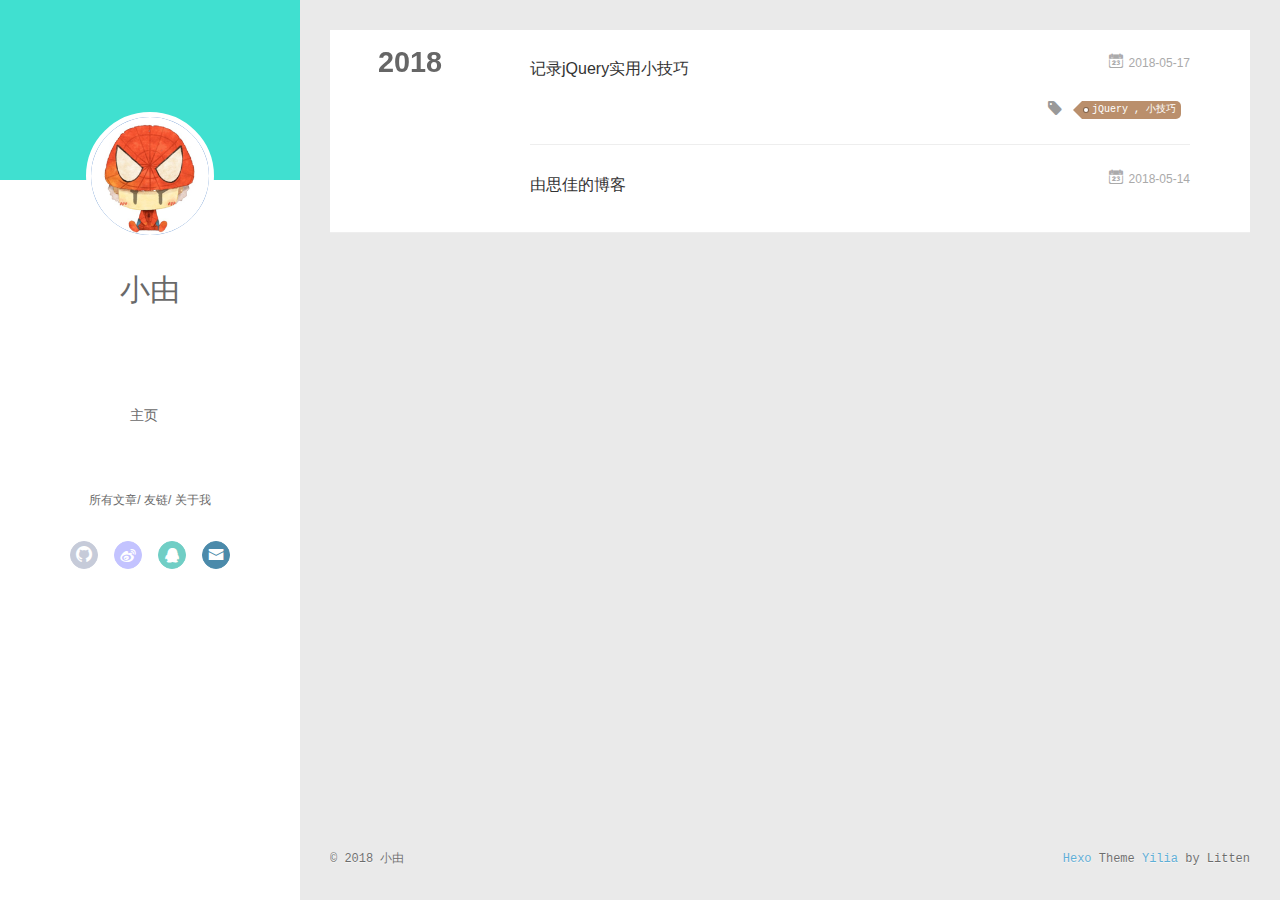
<file: archives/2018/05/index.html>
<!DOCTYPE html>
<html>
<head>
  <meta charset="utf-8">
  
  <meta name="renderer" content="webkit">
  <meta http-equiv="X-UA-Compatible" content="IE=edge" >
  <link rel="dns-prefetch" href="https://github.com/xiaoyoutongzhi">
  <title>Archives: 2018/5 | 小由同志的博客</title>
  <meta name="viewport" content="width=device-width, initial-scale=1, maximum-scale=1">
  <meta name="description" content="知识记录">
<meta name="keywords" content="前端,js,jquery,javascript,html5,开发者,程序猿,程序媛,极客,编程,代码,开源,IT网站,Developer,Programmer,Coder,Geek,html,css,css3,用户体验">
<meta property="og:type" content="website">
<meta property="og:title" content="小由同志的博客">
<meta property="og:url" content="https://github.com/xiaoyoutongzhi/archives/2018/05/index.html">
<meta property="og:site_name" content="小由同志的博客">
<meta property="og:description" content="知识记录">
<meta property="og:locale" content="中文/英文">
<meta name="twitter:card" content="summary">
<meta name="twitter:title" content="小由同志的博客">
<meta name="twitter:description" content="知识记录">
  
    <link rel="alternative" href="/atom.xml" title="小由同志的博客" type="application/atom+xml">
  
  
    <link rel="icon" href="/favicon.png">
  
  <link rel="stylesheet" type="text/css" href="/./main.0cf68a.css">
  <style type="text/css">
  
    #container.show {
      background: linear-gradient(200deg,#a0cfe4,#e8c37e);
    }
  </style>
  

  

</head>

<body>
  <div id="container" q-class="show:isCtnShow">
    <canvas id="anm-canvas" class="anm-canvas"></canvas>
    <div class="left-col" q-class="show:isShow">
      
<div class="overlay" style="background: #40e0d0"></div>
<div class="intrude-less">
	<header id="header" class="inner">
		<a href="/" class="profilepic">
			<img src="/assets/img/upic.jpg" class="js-avatar">
		</a>
		<hgroup>
		  <h1 class="header-author"><a href="/">小由</a></h1>
		</hgroup>
		

		<nav class="header-menu">
			<ul>
			
				<li><a href="https://xiaoyoutongzhi.github.io/">主页</a></li>
	        
			</ul>
		</nav>
		<nav class="header-smart-menu">
    		
    			
    			<a q-on="click: openSlider(e, 'innerArchive')" href="javascript:void(0)">所有文章</a>
    			
            
    			
    			<a q-on="click: openSlider(e, 'friends')" href="javascript:void(0)">友链</a>
    			
            
    			
    			<a q-on="click: openSlider(e, 'aboutme')" href="javascript:void(0)">关于我</a>
    			
            
		</nav>
		<nav class="header-nav">
			<div class="social">
				
					<a class="github" target="_blank" href="https://github.com/xiaoyoutongzhi" title="github"><i class="icon-github"></i></a>
		        
					<a class="weibo" target="_blank" href="http://weibo.com/u/6551832980" title="weibo"><i class="icon-weibo"></i></a>
		        
					<a class="qq" target="_blank" href="http://wpa.qq.com/msgrd?v=3&amp;uin=526777176&amp;site=qq&amp;menu=yes" title="qq"><i class="icon-qq"></i></a>
		        
					<a class="mail" target="_blank" href="mailto:526777176@qq.com" title="mail"><i class="icon-mail"></i></a>
		        
			</div>
		</nav>
	</header>		
</div>

    </div>
    <div class="mid-col" q-class="show:isShow,hide:isShow|isFalse">
      
<nav id="mobile-nav">
  	<div class="overlay js-overlay" style="background: #40e0d0"></div>
	<div class="btnctn js-mobile-btnctn">
  		<div class="slider-trigger list" q-on="click: openSlider(e)"><i class="icon icon-sort"></i></div>
	</div>
	<div class="intrude-less">
		<header id="header" class="inner">
			<div class="profilepic">
				<img src="/assets/img/upic.jpg" class="js-avatar">
			</div>
			<hgroup>
			  <h1 class="header-author js-header-author">小由</h1>
			</hgroup>
			
			
			
				
			
			
			
			<nav class="header-nav">
				<div class="social">
					
						<a class="github" target="_blank" href="https://github.com/xiaoyoutongzhi" title="github"><i class="icon-github"></i></a>
			        
						<a class="weibo" target="_blank" href="http://weibo.com/u/6551832980" title="weibo"><i class="icon-weibo"></i></a>
			        
						<a class="qq" target="_blank" href="http://wpa.qq.com/msgrd?v=3&amp;uin=526777176&amp;site=qq&amp;menu=yes" title="qq"><i class="icon-qq"></i></a>
			        
						<a class="mail" target="_blank" href="mailto:526777176@qq.com" title="mail"><i class="icon-mail"></i></a>
			        
				</div>
			</nav>

			<nav class="header-menu js-header-menu">
				<ul style="width: 50%">
				
				
					<li style="width: 100%"><a href="https://xiaoyoutongzhi.github.io/">主页</a></li>
		        
				</ul>
			</nav>
		</header>				
	</div>
	<div class="mobile-mask" style="display:none" q-show="isShow"></div>
</nav>

      <div id="wrapper" class="body-wrap">
        <div class="menu-l">
          <div class="canvas-wrap">
            <canvas data-colors="#eaeaea" data-sectionHeight="100" data-contentId="js-content" id="myCanvas1" class="anm-canvas"></canvas>
          </div>
          <div id="js-content" class="content-ll">
            
  
  
    
    
      
      
      <section class="archives-wrap">
        <div class="archive-year-wrap">
          <a href="/archives/2018" class="archive-year">2018</a>
        </div>
        <div class="archives">
    
    <article class="archive-article archive-type-post">
  <div class="archive-article-inner">
    <header class="archive-article-header">
      	<div class="article-meta">
	      	<a href="/2018/05/17/jquery/" class="archive-article-date">
  	<time datetime="2018-05-17T07:21:00.000Z" itemprop="datePublished"><i class="icon-calendar icon"></i>2018-05-17</time>
</a>
        </div>
    	 
  
    <h1 itemprop="name">
      <a class="archive-article-title" href="/2018/05/17/jquery/">记录jQuery实用小技巧</a>
    </h1>
  

        <div class="article-info info-on-right">
          
	<div class="article-tag tagcloud">
		<i class="icon-price-tags icon"></i>
		<ul class="article-tag-list">
			 
        		<li class="article-tag-list-item">
        			<a href="javascript:void(0)" class="js-tag article-tag-list-link color3">jQuery , 小技巧</a>
        		</li>
      		
		</ul>
	</div>

          

        </div>
        <div class="clearfix"></div>
    </header>
  </div>
</article>
  
    
    
    <article class="archive-article archive-type-post">
  <div class="archive-article-inner">
    <header class="archive-article-header">
      	<div class="article-meta">
	      	<a href="/2018/05/14/firstbg/" class="archive-article-date">
  	<time datetime="2018-05-14T06:34:32.000Z" itemprop="datePublished"><i class="icon-calendar icon"></i>2018-05-14</time>
</a>
        </div>
    	 
  
    <h1 itemprop="name">
      <a class="archive-article-title" href="/2018/05/14/firstbg/">由思佳的博客</a>
    </h1>
  

        <div class="article-info info-on-right">
          
          

        </div>
        <div class="clearfix"></div>
    </header>
  </div>
</article>
  
  
    </div></section>
  

    


          </div>
        </div>
      </div>
      <footer id="footer">
  <div class="outer">
    <div id="footer-info">
    	<div class="footer-left">
    		&copy; 2018 小由
    	</div>
      	<div class="footer-right">
      		<a href="http://hexo.io/" target="_blank">Hexo</a>  Theme <a href="https://github.com/litten/hexo-theme-yilia" target="_blank">Yilia</a> by Litten
      	</div>
    </div>
  </div>
</footer>
    </div>
    <script>
	var yiliaConfig = {
		mathjax: false,
		isHome: false,
		isPost: false,
		isArchive: true,
		isTag: false,
		isCategory: false,
		open_in_new: false,
		toc_hide_index: true,
		root: "/",
		innerArchive: true,
		showTags: false
	}
</script>

<script>!function(t){function n(e){if(r[e])return r[e].exports;var i=r[e]={exports:{},id:e,loaded:!1};return t[e].call(i.exports,i,i.exports,n),i.loaded=!0,i.exports}var r={};n.m=t,n.c=r,n.p="./",n(0)}([function(t,n,r){r(195),t.exports=r(191)},function(t,n,r){var e=r(3),i=r(52),o=r(27),u=r(28),c=r(53),f="prototype",a=function(t,n,r){var s,l,h,v,p=t&a.F,d=t&a.G,y=t&a.S,g=t&a.P,b=t&a.B,m=d?e:y?e[n]||(e[n]={}):(e[n]||{})[f],x=d?i:i[n]||(i[n]={}),w=x[f]||(x[f]={});d&&(r=n);for(s in r)l=!p&&m&&void 0!==m[s],h=(l?m:r)[s],v=b&&l?c(h,e):g&&"function"==typeof h?c(Function.call,h):h,m&&u(m,s,h,t&a.U),x[s]!=h&&o(x,s,v),g&&w[s]!=h&&(w[s]=h)};e.core=i,a.F=1,a.G=2,a.S=4,a.P=8,a.B=16,a.W=32,a.U=64,a.R=128,t.exports=a},function(t,n,r){var e=r(6);t.exports=function(t){if(!e(t))throw TypeError(t+" is not an object!");return t}},function(t,n){var r=t.exports="undefined"!=typeof window&&window.Math==Math?window:"undefined"!=typeof self&&self.Math==Math?self:Function("return this")();"number"==typeof __g&&(__g=r)},function(t,n){t.exports=function(t){try{return!!t()}catch(t){return!0}}},function(t,n){var r=t.exports="undefined"!=typeof window&&window.Math==Math?window:"undefined"!=typeof self&&self.Math==Math?self:Function("return this")();"number"==typeof __g&&(__g=r)},function(t,n){t.exports=function(t){return"object"==typeof t?null!==t:"function"==typeof t}},function(t,n,r){var e=r(126)("wks"),i=r(76),o=r(3).Symbol,u="function"==typeof o;(t.exports=function(t){return e[t]||(e[t]=u&&o[t]||(u?o:i)("Symbol."+t))}).store=e},function(t,n){var r={}.hasOwnProperty;t.exports=function(t,n){return r.call(t,n)}},function(t,n,r){var e=r(94),i=r(33);t.exports=function(t){return e(i(t))}},function(t,n,r){t.exports=!r(4)(function(){return 7!=Object.defineProperty({},"a",{get:function(){return 7}}).a})},function(t,n,r){var e=r(2),i=r(167),o=r(50),u=Object.defineProperty;n.f=r(10)?Object.defineProperty:function(t,n,r){if(e(t),n=o(n,!0),e(r),i)try{return u(t,n,r)}catch(t){}if("get"in r||"set"in r)throw TypeError("Accessors not supported!");return"value"in r&&(t[n]=r.value),t}},function(t,n,r){t.exports=!r(18)(function(){return 7!=Object.defineProperty({},"a",{get:function(){return 7}}).a})},function(t,n,r){var e=r(14),i=r(22);t.exports=r(12)?function(t,n,r){return e.f(t,n,i(1,r))}:function(t,n,r){return t[n]=r,t}},function(t,n,r){var e=r(20),i=r(58),o=r(42),u=Object.defineProperty;n.f=r(12)?Object.defineProperty:function(t,n,r){if(e(t),n=o(n,!0),e(r),i)try{return u(t,n,r)}catch(t){}if("get"in r||"set"in r)throw TypeError("Accessors not supported!");return"value"in r&&(t[n]=r.value),t}},function(t,n,r){var e=r(40)("wks"),i=r(23),o=r(5).Symbol,u="function"==typeof o;(t.exports=function(t){return e[t]||(e[t]=u&&o[t]||(u?o:i)("Symbol."+t))}).store=e},function(t,n,r){var e=r(67),i=Math.min;t.exports=function(t){return t>0?i(e(t),9007199254740991):0}},function(t,n,r){var e=r(46);t.exports=function(t){return Object(e(t))}},function(t,n){t.exports=function(t){try{return!!t()}catch(t){return!0}}},function(t,n,r){var e=r(63),i=r(34);t.exports=Object.keys||function(t){return e(t,i)}},function(t,n,r){var e=r(21);t.exports=function(t){if(!e(t))throw TypeError(t+" is not an object!");return t}},function(t,n){t.exports=function(t){return"object"==typeof t?null!==t:"function"==typeof t}},function(t,n){t.exports=function(t,n){return{enumerable:!(1&t),configurable:!(2&t),writable:!(4&t),value:n}}},function(t,n){var r=0,e=Math.random();t.exports=function(t){return"Symbol(".concat(void 0===t?"":t,")_",(++r+e).toString(36))}},function(t,n){var r={}.hasOwnProperty;t.exports=function(t,n){return r.call(t,n)}},function(t,n){var r=t.exports={version:"2.4.0"};"number"==typeof __e&&(__e=r)},function(t,n){t.exports=function(t){if("function"!=typeof t)throw TypeError(t+" is not a function!");return t}},function(t,n,r){var e=r(11),i=r(66);t.exports=r(10)?function(t,n,r){return e.f(t,n,i(1,r))}:function(t,n,r){return t[n]=r,t}},function(t,n,r){var e=r(3),i=r(27),o=r(24),u=r(76)("src"),c="toString",f=Function[c],a=(""+f).split(c);r(52).inspectSource=function(t){return f.call(t)},(t.exports=function(t,n,r,c){var f="function"==typeof r;f&&(o(r,"name")||i(r,"name",n)),t[n]!==r&&(f&&(o(r,u)||i(r,u,t[n]?""+t[n]:a.join(String(n)))),t===e?t[n]=r:c?t[n]?t[n]=r:i(t,n,r):(delete t[n],i(t,n,r)))})(Function.prototype,c,function(){return"function"==typeof this&&this[u]||f.call(this)})},function(t,n,r){var e=r(1),i=r(4),o=r(46),u=function(t,n,r,e){var i=String(o(t)),u="<"+n;return""!==r&&(u+=" "+r+'="'+String(e).replace(/"/g,"&quot;")+'"'),u+">"+i+"</"+n+">"};t.exports=function(t,n){var r={};r[t]=n(u),e(e.P+e.F*i(function(){var n=""[t]('"');return n!==n.toLowerCase()||n.split('"').length>3}),"String",r)}},function(t,n,r){var e=r(115),i=r(46);t.exports=function(t){return e(i(t))}},function(t,n,r){var e=r(116),i=r(66),o=r(30),u=r(50),c=r(24),f=r(167),a=Object.getOwnPropertyDescriptor;n.f=r(10)?a:function(t,n){if(t=o(t),n=u(n,!0),f)try{return a(t,n)}catch(t){}if(c(t,n))return i(!e.f.call(t,n),t[n])}},function(t,n,r){var e=r(24),i=r(17),o=r(145)("IE_PROTO"),u=Object.prototype;t.exports=Object.getPrototypeOf||function(t){return t=i(t),e(t,o)?t[o]:"function"==typeof t.constructor&&t instanceof t.constructor?t.constructor.prototype:t instanceof Object?u:null}},function(t,n){t.exports=function(t){if(void 0==t)throw TypeError("Can't call method on  "+t);return t}},function(t,n){t.exports="constructor,hasOwnProperty,isPrototypeOf,propertyIsEnumerable,toLocaleString,toString,valueOf".split(",")},function(t,n){t.exports={}},function(t,n){t.exports=!0},function(t,n){n.f={}.propertyIsEnumerable},function(t,n,r){var e=r(14).f,i=r(8),o=r(15)("toStringTag");t.exports=function(t,n,r){t&&!i(t=r?t:t.prototype,o)&&e(t,o,{configurable:!0,value:n})}},function(t,n,r){var e=r(40)("keys"),i=r(23);t.exports=function(t){return e[t]||(e[t]=i(t))}},function(t,n,r){var e=r(5),i="__core-js_shared__",o=e[i]||(e[i]={});t.exports=function(t){return o[t]||(o[t]={})}},function(t,n){var r=Math.ceil,e=Math.floor;t.exports=function(t){return isNaN(t=+t)?0:(t>0?e:r)(t)}},function(t,n,r){var e=r(21);t.exports=function(t,n){if(!e(t))return t;var r,i;if(n&&"function"==typeof(r=t.toString)&&!e(i=r.call(t)))return i;if("function"==typeof(r=t.valueOf)&&!e(i=r.call(t)))return i;if(!n&&"function"==typeof(r=t.toString)&&!e(i=r.call(t)))return i;throw TypeError("Can't convert object to primitive value")}},function(t,n,r){var e=r(5),i=r(25),o=r(36),u=r(44),c=r(14).f;t.exports=function(t){var n=i.Symbol||(i.Symbol=o?{}:e.Symbol||{});"_"==t.charAt(0)||t in n||c(n,t,{value:u.f(t)})}},function(t,n,r){n.f=r(15)},function(t,n){var r={}.toString;t.exports=function(t){return r.call(t).slice(8,-1)}},function(t,n){t.exports=function(t){if(void 0==t)throw TypeError("Can't call method on  "+t);return t}},function(t,n,r){var e=r(4);t.exports=function(t,n){return!!t&&e(function(){n?t.call(null,function(){},1):t.call(null)})}},function(t,n,r){var e=r(53),i=r(115),o=r(17),u=r(16),c=r(203);t.exports=function(t,n){var r=1==t,f=2==t,a=3==t,s=4==t,l=6==t,h=5==t||l,v=n||c;return function(n,c,p){for(var d,y,g=o(n),b=i(g),m=e(c,p,3),x=u(b.length),w=0,S=r?v(n,x):f?v(n,0):void 0;x>w;w++)if((h||w in b)&&(d=b[w],y=m(d,w,g),t))if(r)S[w]=y;else if(y)switch(t){case 3:return!0;case 5:return d;case 6:return w;case 2:S.push(d)}else if(s)return!1;return l?-1:a||s?s:S}}},function(t,n,r){var e=r(1),i=r(52),o=r(4);t.exports=function(t,n){var r=(i.Object||{})[t]||Object[t],u={};u[t]=n(r),e(e.S+e.F*o(function(){r(1)}),"Object",u)}},function(t,n,r){var e=r(6);t.exports=function(t,n){if(!e(t))return t;var r,i;if(n&&"function"==typeof(r=t.toString)&&!e(i=r.call(t)))return i;if("function"==typeof(r=t.valueOf)&&!e(i=r.call(t)))return i;if(!n&&"function"==typeof(r=t.toString)&&!e(i=r.call(t)))return i;throw TypeError("Can't convert object to primitive value")}},function(t,n,r){var e=r(5),i=r(25),o=r(91),u=r(13),c="prototype",f=function(t,n,r){var a,s,l,h=t&f.F,v=t&f.G,p=t&f.S,d=t&f.P,y=t&f.B,g=t&f.W,b=v?i:i[n]||(i[n]={}),m=b[c],x=v?e:p?e[n]:(e[n]||{})[c];v&&(r=n);for(a in r)(s=!h&&x&&void 0!==x[a])&&a in b||(l=s?x[a]:r[a],b[a]=v&&"function"!=typeof x[a]?r[a]:y&&s?o(l,e):g&&x[a]==l?function(t){var n=function(n,r,e){if(this instanceof t){switch(arguments.length){case 0:return new t;case 1:return new t(n);case 2:return new t(n,r)}return new t(n,r,e)}return t.apply(this,arguments)};return n[c]=t[c],n}(l):d&&"function"==typeof l?o(Function.call,l):l,d&&((b.virtual||(b.virtual={}))[a]=l,t&f.R&&m&&!m[a]&&u(m,a,l)))};f.F=1,f.G=2,f.S=4,f.P=8,f.B=16,f.W=32,f.U=64,f.R=128,t.exports=f},function(t,n){var r=t.exports={version:"2.4.0"};"number"==typeof __e&&(__e=r)},function(t,n,r){var e=r(26);t.exports=function(t,n,r){if(e(t),void 0===n)return t;switch(r){case 1:return function(r){return t.call(n,r)};case 2:return function(r,e){return t.call(n,r,e)};case 3:return function(r,e,i){return t.call(n,r,e,i)}}return function(){return t.apply(n,arguments)}}},function(t,n,r){var e=r(183),i=r(1),o=r(126)("metadata"),u=o.store||(o.store=new(r(186))),c=function(t,n,r){var i=u.get(t);if(!i){if(!r)return;u.set(t,i=new e)}var o=i.get(n);if(!o){if(!r)return;i.set(n,o=new e)}return o},f=function(t,n,r){var e=c(n,r,!1);return void 0!==e&&e.has(t)},a=function(t,n,r){var e=c(n,r,!1);return void 0===e?void 0:e.get(t)},s=function(t,n,r,e){c(r,e,!0).set(t,n)},l=function(t,n){var r=c(t,n,!1),e=[];return r&&r.forEach(function(t,n){e.push(n)}),e},h=function(t){return void 0===t||"symbol"==typeof t?t:String(t)},v=function(t){i(i.S,"Reflect",t)};t.exports={store:u,map:c,has:f,get:a,set:s,keys:l,key:h,exp:v}},function(t,n,r){"use strict";if(r(10)){var e=r(69),i=r(3),o=r(4),u=r(1),c=r(127),f=r(152),a=r(53),s=r(68),l=r(66),h=r(27),v=r(73),p=r(67),d=r(16),y=r(75),g=r(50),b=r(24),m=r(180),x=r(114),w=r(6),S=r(17),_=r(137),O=r(70),E=r(32),P=r(71).f,j=r(154),F=r(76),M=r(7),A=r(48),N=r(117),T=r(146),I=r(155),k=r(80),L=r(123),R=r(74),C=r(130),D=r(160),U=r(11),W=r(31),G=U.f,B=W.f,V=i.RangeError,z=i.TypeError,q=i.Uint8Array,K="ArrayBuffer",J="Shared"+K,Y="BYTES_PER_ELEMENT",H="prototype",$=Array[H],X=f.ArrayBuffer,Q=f.DataView,Z=A(0),tt=A(2),nt=A(3),rt=A(4),et=A(5),it=A(6),ot=N(!0),ut=N(!1),ct=I.values,ft=I.keys,at=I.entries,st=$.lastIndexOf,lt=$.reduce,ht=$.reduceRight,vt=$.join,pt=$.sort,dt=$.slice,yt=$.toString,gt=$.toLocaleString,bt=M("iterator"),mt=M("toStringTag"),xt=F("typed_constructor"),wt=F("def_constructor"),St=c.CONSTR,_t=c.TYPED,Ot=c.VIEW,Et="Wrong length!",Pt=A(1,function(t,n){return Tt(T(t,t[wt]),n)}),jt=o(function(){return 1===new q(new Uint16Array([1]).buffer)[0]}),Ft=!!q&&!!q[H].set&&o(function(){new q(1).set({})}),Mt=function(t,n){if(void 0===t)throw z(Et);var r=+t,e=d(t);if(n&&!m(r,e))throw V(Et);return e},At=function(t,n){var r=p(t);if(r<0||r%n)throw V("Wrong offset!");return r},Nt=function(t){if(w(t)&&_t in t)return t;throw z(t+" is not a typed array!")},Tt=function(t,n){if(!(w(t)&&xt in t))throw z("It is not a typed array constructor!");return new t(n)},It=function(t,n){return kt(T(t,t[wt]),n)},kt=function(t,n){for(var r=0,e=n.length,i=Tt(t,e);e>r;)i[r]=n[r++];return i},Lt=function(t,n,r){G(t,n,{get:function(){return this._d[r]}})},Rt=function(t){var n,r,e,i,o,u,c=S(t),f=arguments.length,s=f>1?arguments[1]:void 0,l=void 0!==s,h=j(c);if(void 0!=h&&!_(h)){for(u=h.call(c),e=[],n=0;!(o=u.next()).done;n++)e.push(o.value);c=e}for(l&&f>2&&(s=a(s,arguments[2],2)),n=0,r=d(c.length),i=Tt(this,r);r>n;n++)i[n]=l?s(c[n],n):c[n];return i},Ct=function(){for(var t=0,n=arguments.length,r=Tt(this,n);n>t;)r[t]=arguments[t++];return r},Dt=!!q&&o(function(){gt.call(new q(1))}),Ut=function(){return gt.apply(Dt?dt.call(Nt(this)):Nt(this),arguments)},Wt={copyWithin:function(t,n){return D.call(Nt(this),t,n,arguments.length>2?arguments[2]:void 0)},every:function(t){return rt(Nt(this),t,arguments.length>1?arguments[1]:void 0)},fill:function(t){return C.apply(Nt(this),arguments)},filter:function(t){return It(this,tt(Nt(this),t,arguments.length>1?arguments[1]:void 0))},find:function(t){return et(Nt(this),t,arguments.length>1?arguments[1]:void 0)},findIndex:function(t){return it(Nt(this),t,arguments.length>1?arguments[1]:void 0)},forEach:function(t){Z(Nt(this),t,arguments.length>1?arguments[1]:void 0)},indexOf:function(t){return ut(Nt(this),t,arguments.length>1?arguments[1]:void 0)},includes:function(t){return ot(Nt(this),t,arguments.length>1?arguments[1]:void 0)},join:function(t){return vt.apply(Nt(this),arguments)},lastIndexOf:function(t){return st.apply(Nt(this),arguments)},map:function(t){return Pt(Nt(this),t,arguments.length>1?arguments[1]:void 0)},reduce:function(t){return lt.apply(Nt(this),arguments)},reduceRight:function(t){return ht.apply(Nt(this),arguments)},reverse:function(){for(var t,n=this,r=Nt(n).length,e=Math.floor(r/2),i=0;i<e;)t=n[i],n[i++]=n[--r],n[r]=t;return n},some:function(t){return nt(Nt(this),t,arguments.length>1?arguments[1]:void 0)},sort:function(t){return pt.call(Nt(this),t)},subarray:function(t,n){var r=Nt(this),e=r.length,i=y(t,e);return new(T(r,r[wt]))(r.buffer,r.byteOffset+i*r.BYTES_PER_ELEMENT,d((void 0===n?e:y(n,e))-i))}},Gt=function(t,n){return It(this,dt.call(Nt(this),t,n))},Bt=function(t){Nt(this);var n=At(arguments[1],1),r=this.length,e=S(t),i=d(e.length),o=0;if(i+n>r)throw V(Et);for(;o<i;)this[n+o]=e[o++]},Vt={entries:function(){return at.call(Nt(this))},keys:function(){return ft.call(Nt(this))},values:function(){return ct.call(Nt(this))}},zt=function(t,n){return w(t)&&t[_t]&&"symbol"!=typeof n&&n in t&&String(+n)==String(n)},qt=function(t,n){return zt(t,n=g(n,!0))?l(2,t[n]):B(t,n)},Kt=function(t,n,r){return!(zt(t,n=g(n,!0))&&w(r)&&b(r,"value"))||b(r,"get")||b(r,"set")||r.configurable||b(r,"writable")&&!r.writable||b(r,"enumerable")&&!r.enumerable?G(t,n,r):(t[n]=r.value,t)};St||(W.f=qt,U.f=Kt),u(u.S+u.F*!St,"Object",{getOwnPropertyDescriptor:qt,defineProperty:Kt}),o(function(){yt.call({})})&&(yt=gt=function(){return vt.call(this)});var Jt=v({},Wt);v(Jt,Vt),h(Jt,bt,Vt.values),v(Jt,{slice:Gt,set:Bt,constructor:function(){},toString:yt,toLocaleString:Ut}),Lt(Jt,"buffer","b"),Lt(Jt,"byteOffset","o"),Lt(Jt,"byteLength","l"),Lt(Jt,"length","e"),G(Jt,mt,{get:function(){return this[_t]}}),t.exports=function(t,n,r,f){f=!!f;var a=t+(f?"Clamped":"")+"Array",l="Uint8Array"!=a,v="get"+t,p="set"+t,y=i[a],g=y||{},b=y&&E(y),m=!y||!c.ABV,S={},_=y&&y[H],j=function(t,r){var e=t._d;return e.v[v](r*n+e.o,jt)},F=function(t,r,e){var i=t._d;f&&(e=(e=Math.round(e))<0?0:e>255?255:255&e),i.v[p](r*n+i.o,e,jt)},M=function(t,n){G(t,n,{get:function(){return j(this,n)},set:function(t){return F(this,n,t)},enumerable:!0})};m?(y=r(function(t,r,e,i){s(t,y,a,"_d");var o,u,c,f,l=0,v=0;if(w(r)){if(!(r instanceof X||(f=x(r))==K||f==J))return _t in r?kt(y,r):Rt.call(y,r);o=r,v=At(e,n);var p=r.byteLength;if(void 0===i){if(p%n)throw V(Et);if((u=p-v)<0)throw V(Et)}else if((u=d(i)*n)+v>p)throw V(Et);c=u/n}else c=Mt(r,!0),u=c*n,o=new X(u);for(h(t,"_d",{b:o,o:v,l:u,e:c,v:new Q(o)});l<c;)M(t,l++)}),_=y[H]=O(Jt),h(_,"constructor",y)):L(function(t){new y(null),new y(t)},!0)||(y=r(function(t,r,e,i){s(t,y,a);var o;return w(r)?r instanceof X||(o=x(r))==K||o==J?void 0!==i?new g(r,At(e,n),i):void 0!==e?new g(r,At(e,n)):new g(r):_t in r?kt(y,r):Rt.call(y,r):new g(Mt(r,l))}),Z(b!==Function.prototype?P(g).concat(P(b)):P(g),function(t){t in y||h(y,t,g[t])}),y[H]=_,e||(_.constructor=y));var A=_[bt],N=!!A&&("values"==A.name||void 0==A.name),T=Vt.values;h(y,xt,!0),h(_,_t,a),h(_,Ot,!0),h(_,wt,y),(f?new y(1)[mt]==a:mt in _)||G(_,mt,{get:function(){return a}}),S[a]=y,u(u.G+u.W+u.F*(y!=g),S),u(u.S,a,{BYTES_PER_ELEMENT:n,from:Rt,of:Ct}),Y in _||h(_,Y,n),u(u.P,a,Wt),R(a),u(u.P+u.F*Ft,a,{set:Bt}),u(u.P+u.F*!N,a,Vt),u(u.P+u.F*(_.toString!=yt),a,{toString:yt}),u(u.P+u.F*o(function(){new y(1).slice()}),a,{slice:Gt}),u(u.P+u.F*(o(function(){return[1,2].toLocaleString()!=new y([1,2]).toLocaleString()})||!o(function(){_.toLocaleString.call([1,2])})),a,{toLocaleString:Ut}),k[a]=N?A:T,e||N||h(_,bt,T)}}else t.exports=function(){}},function(t,n){var r={}.toString;t.exports=function(t){return r.call(t).slice(8,-1)}},function(t,n,r){var e=r(21),i=r(5).document,o=e(i)&&e(i.createElement);t.exports=function(t){return o?i.createElement(t):{}}},function(t,n,r){t.exports=!r(12)&&!r(18)(function(){return 7!=Object.defineProperty(r(57)("div"),"a",{get:function(){return 7}}).a})},function(t,n,r){"use strict";var e=r(36),i=r(51),o=r(64),u=r(13),c=r(8),f=r(35),a=r(96),s=r(38),l=r(103),h=r(15)("iterator"),v=!([].keys&&"next"in[].keys()),p="keys",d="values",y=function(){return this};t.exports=function(t,n,r,g,b,m,x){a(r,n,g);var w,S,_,O=function(t){if(!v&&t in F)return F[t];switch(t){case p:case d:return function(){return new r(this,t)}}return function(){return new r(this,t)}},E=n+" Iterator",P=b==d,j=!1,F=t.prototype,M=F[h]||F["@@iterator"]||b&&F[b],A=M||O(b),N=b?P?O("entries"):A:void 0,T="Array"==n?F.entries||M:M;if(T&&(_=l(T.call(new t)))!==Object.prototype&&(s(_,E,!0),e||c(_,h)||u(_,h,y)),P&&M&&M.name!==d&&(j=!0,A=function(){return M.call(this)}),e&&!x||!v&&!j&&F[h]||u(F,h,A),f[n]=A,f[E]=y,b)if(w={values:P?A:O(d),keys:m?A:O(p),entries:N},x)for(S in w)S in F||o(F,S,w[S]);else i(i.P+i.F*(v||j),n,w);return w}},function(t,n,r){var e=r(20),i=r(100),o=r(34),u=r(39)("IE_PROTO"),c=function(){},f="prototype",a=function(){var t,n=r(57)("iframe"),e=o.length;for(n.style.display="none",r(93).appendChild(n),n.src="javascript:",t=n.contentWindow.document,t.open(),t.write("<script>document.F=Object<\/script>"),t.close(),a=t.F;e--;)delete a[f][o[e]];return a()};t.exports=Object.create||function(t,n){var r;return null!==t?(c[f]=e(t),r=new c,c[f]=null,r[u]=t):r=a(),void 0===n?r:i(r,n)}},function(t,n,r){var e=r(63),i=r(34).concat("length","prototype");n.f=Object.getOwnPropertyNames||function(t){return e(t,i)}},function(t,n){n.f=Object.getOwnPropertySymbols},function(t,n,r){var e=r(8),i=r(9),o=r(90)(!1),u=r(39)("IE_PROTO");t.exports=function(t,n){var r,c=i(t),f=0,a=[];for(r in c)r!=u&&e(c,r)&&a.push(r);for(;n.length>f;)e(c,r=n[f++])&&(~o(a,r)||a.push(r));return a}},function(t,n,r){t.exports=r(13)},function(t,n,r){var e=r(76)("meta"),i=r(6),o=r(24),u=r(11).f,c=0,f=Object.isExtensible||function(){return!0},a=!r(4)(function(){return f(Object.preventExtensions({}))}),s=function(t){u(t,e,{value:{i:"O"+ ++c,w:{}}})},l=function(t,n){if(!i(t))return"symbol"==typeof t?t:("string"==typeof t?"S":"P")+t;if(!o(t,e)){if(!f(t))return"F";if(!n)return"E";s(t)}return t[e].i},h=function(t,n){if(!o(t,e)){if(!f(t))return!0;if(!n)return!1;s(t)}return t[e].w},v=function(t){return a&&p.NEED&&f(t)&&!o(t,e)&&s(t),t},p=t.exports={KEY:e,NEED:!1,fastKey:l,getWeak:h,onFreeze:v}},function(t,n){t.exports=function(t,n){return{enumerable:!(1&t),configurable:!(2&t),writable:!(4&t),value:n}}},function(t,n){var r=Math.ceil,e=Math.floor;t.exports=function(t){return isNaN(t=+t)?0:(t>0?e:r)(t)}},function(t,n){t.exports=function(t,n,r,e){if(!(t instanceof n)||void 0!==e&&e in t)throw TypeError(r+": incorrect invocation!");return t}},function(t,n){t.exports=!1},function(t,n,r){var e=r(2),i=r(173),o=r(133),u=r(145)("IE_PROTO"),c=function(){},f="prototype",a=function(){var t,n=r(132)("iframe"),e=o.length;for(n.style.display="none",r(135).appendChild(n),n.src="javascript:",t=n.contentWindow.document,t.open(),t.write("<script>document.F=Object<\/script>"),t.close(),a=t.F;e--;)delete a[f][o[e]];return a()};t.exports=Object.create||function(t,n){var r;return null!==t?(c[f]=e(t),r=new c,c[f]=null,r[u]=t):r=a(),void 0===n?r:i(r,n)}},function(t,n,r){var e=r(175),i=r(133).concat("length","prototype");n.f=Object.getOwnPropertyNames||function(t){return e(t,i)}},function(t,n,r){var e=r(175),i=r(133);t.exports=Object.keys||function(t){return e(t,i)}},function(t,n,r){var e=r(28);t.exports=function(t,n,r){for(var i in n)e(t,i,n[i],r);return t}},function(t,n,r){"use strict";var e=r(3),i=r(11),o=r(10),u=r(7)("species");t.exports=function(t){var n=e[t];o&&n&&!n[u]&&i.f(n,u,{configurable:!0,get:function(){return this}})}},function(t,n,r){var e=r(67),i=Math.max,o=Math.min;t.exports=function(t,n){return t=e(t),t<0?i(t+n,0):o(t,n)}},function(t,n){var r=0,e=Math.random();t.exports=function(t){return"Symbol(".concat(void 0===t?"":t,")_",(++r+e).toString(36))}},function(t,n,r){var e=r(33);t.exports=function(t){return Object(e(t))}},function(t,n,r){var e=r(7)("unscopables"),i=Array.prototype;void 0==i[e]&&r(27)(i,e,{}),t.exports=function(t){i[e][t]=!0}},function(t,n,r){var e=r(53),i=r(169),o=r(137),u=r(2),c=r(16),f=r(154),a={},s={},n=t.exports=function(t,n,r,l,h){var v,p,d,y,g=h?function(){return t}:f(t),b=e(r,l,n?2:1),m=0;if("function"!=typeof g)throw TypeError(t+" is not iterable!");if(o(g)){for(v=c(t.length);v>m;m++)if((y=n?b(u(p=t[m])[0],p[1]):b(t[m]))===a||y===s)return y}else for(d=g.call(t);!(p=d.next()).done;)if((y=i(d,b,p.value,n))===a||y===s)return y};n.BREAK=a,n.RETURN=s},function(t,n){t.exports={}},function(t,n,r){var e=r(11).f,i=r(24),o=r(7)("toStringTag");t.exports=function(t,n,r){t&&!i(t=r?t:t.prototype,o)&&e(t,o,{configurable:!0,value:n})}},function(t,n,r){var e=r(1),i=r(46),o=r(4),u=r(150),c="["+u+"]",f="​",a=RegExp("^"+c+c+"*"),s=RegExp(c+c+"*$"),l=function(t,n,r){var i={},c=o(function(){return!!u[t]()||f[t]()!=f}),a=i[t]=c?n(h):u[t];r&&(i[r]=a),e(e.P+e.F*c,"String",i)},h=l.trim=function(t,n){return t=String(i(t)),1&n&&(t=t.replace(a,"")),2&n&&(t=t.replace(s,"")),t};t.exports=l},function(t,n,r){t.exports={default:r(86),__esModule:!0}},function(t,n,r){t.exports={default:r(87),__esModule:!0}},function(t,n,r){"use strict";function e(t){return t&&t.__esModule?t:{default:t}}n.__esModule=!0;var i=r(84),o=e(i),u=r(83),c=e(u),f="function"==typeof c.default&&"symbol"==typeof o.default?function(t){return typeof t}:function(t){return t&&"function"==typeof c.default&&t.constructor===c.default&&t!==c.default.prototype?"symbol":typeof t};n.default="function"==typeof c.default&&"symbol"===f(o.default)?function(t){return void 0===t?"undefined":f(t)}:function(t){return t&&"function"==typeof c.default&&t.constructor===c.default&&t!==c.default.prototype?"symbol":void 0===t?"undefined":f(t)}},function(t,n,r){r(110),r(108),r(111),r(112),t.exports=r(25).Symbol},function(t,n,r){r(109),r(113),t.exports=r(44).f("iterator")},function(t,n){t.exports=function(t){if("function"!=typeof t)throw TypeError(t+" is not a function!");return t}},function(t,n){t.exports=function(){}},function(t,n,r){var e=r(9),i=r(106),o=r(105);t.exports=function(t){return function(n,r,u){var c,f=e(n),a=i(f.length),s=o(u,a);if(t&&r!=r){for(;a>s;)if((c=f[s++])!=c)return!0}else for(;a>s;s++)if((t||s in f)&&f[s]===r)return t||s||0;return!t&&-1}}},function(t,n,r){var e=r(88);t.exports=function(t,n,r){if(e(t),void 0===n)return t;switch(r){case 1:return function(r){return t.call(n,r)};case 2:return function(r,e){return t.call(n,r,e)};case 3:return function(r,e,i){return t.call(n,r,e,i)}}return function(){return t.apply(n,arguments)}}},function(t,n,r){var e=r(19),i=r(62),o=r(37);t.exports=function(t){var n=e(t),r=i.f;if(r)for(var u,c=r(t),f=o.f,a=0;c.length>a;)f.call(t,u=c[a++])&&n.push(u);return n}},function(t,n,r){t.exports=r(5).document&&document.documentElement},function(t,n,r){var e=r(56);t.exports=Object("z").propertyIsEnumerable(0)?Object:function(t){return"String"==e(t)?t.split(""):Object(t)}},function(t,n,r){var e=r(56);t.exports=Array.isArray||function(t){return"Array"==e(t)}},function(t,n,r){"use strict";var e=r(60),i=r(22),o=r(38),u={};r(13)(u,r(15)("iterator"),function(){return this}),t.exports=function(t,n,r){t.prototype=e(u,{next:i(1,r)}),o(t,n+" Iterator")}},function(t,n){t.exports=function(t,n){return{value:n,done:!!t}}},function(t,n,r){var e=r(19),i=r(9);t.exports=function(t,n){for(var r,o=i(t),u=e(o),c=u.length,f=0;c>f;)if(o[r=u[f++]]===n)return r}},function(t,n,r){var e=r(23)("meta"),i=r(21),o=r(8),u=r(14).f,c=0,f=Object.isExtensible||function(){return!0},a=!r(18)(function(){return f(Object.preventExtensions({}))}),s=function(t){u(t,e,{value:{i:"O"+ ++c,w:{}}})},l=function(t,n){if(!i(t))return"symbol"==typeof t?t:("string"==typeof t?"S":"P")+t;if(!o(t,e)){if(!f(t))return"F";if(!n)return"E";s(t)}return t[e].i},h=function(t,n){if(!o(t,e)){if(!f(t))return!0;if(!n)return!1;s(t)}return t[e].w},v=function(t){return a&&p.NEED&&f(t)&&!o(t,e)&&s(t),t},p=t.exports={KEY:e,NEED:!1,fastKey:l,getWeak:h,onFreeze:v}},function(t,n,r){var e=r(14),i=r(20),o=r(19);t.exports=r(12)?Object.defineProperties:function(t,n){i(t);for(var r,u=o(n),c=u.length,f=0;c>f;)e.f(t,r=u[f++],n[r]);return t}},function(t,n,r){var e=r(37),i=r(22),o=r(9),u=r(42),c=r(8),f=r(58),a=Object.getOwnPropertyDescriptor;n.f=r(12)?a:function(t,n){if(t=o(t),n=u(n,!0),f)try{return a(t,n)}catch(t){}if(c(t,n))return i(!e.f.call(t,n),t[n])}},function(t,n,r){var e=r(9),i=r(61).f,o={}.toString,u="object"==typeof window&&window&&Object.getOwnPropertyNames?Object.getOwnPropertyNames(window):[],c=function(t){try{return i(t)}catch(t){return u.slice()}};t.exports.f=function(t){return u&&"[object Window]"==o.call(t)?c(t):i(e(t))}},function(t,n,r){var e=r(8),i=r(77),o=r(39)("IE_PROTO"),u=Object.prototype;t.exports=Object.getPrototypeOf||function(t){return t=i(t),e(t,o)?t[o]:"function"==typeof t.constructor&&t instanceof t.constructor?t.constructor.prototype:t instanceof Object?u:null}},function(t,n,r){var e=r(41),i=r(33);t.exports=function(t){return function(n,r){var o,u,c=String(i(n)),f=e(r),a=c.length;return f<0||f>=a?t?"":void 0:(o=c.charCodeAt(f),o<55296||o>56319||f+1===a||(u=c.charCodeAt(f+1))<56320||u>57343?t?c.charAt(f):o:t?c.slice(f,f+2):u-56320+(o-55296<<10)+65536)}}},function(t,n,r){var e=r(41),i=Math.max,o=Math.min;t.exports=function(t,n){return t=e(t),t<0?i(t+n,0):o(t,n)}},function(t,n,r){var e=r(41),i=Math.min;t.exports=function(t){return t>0?i(e(t),9007199254740991):0}},function(t,n,r){"use strict";var e=r(89),i=r(97),o=r(35),u=r(9);t.exports=r(59)(Array,"Array",function(t,n){this._t=u(t),this._i=0,this._k=n},function(){var t=this._t,n=this._k,r=this._i++;return!t||r>=t.length?(this._t=void 0,i(1)):"keys"==n?i(0,r):"values"==n?i(0,t[r]):i(0,[r,t[r]])},"values"),o.Arguments=o.Array,e("keys"),e("values"),e("entries")},function(t,n){},function(t,n,r){"use strict";var e=r(104)(!0);r(59)(String,"String",function(t){this._t=String(t),this._i=0},function(){var t,n=this._t,r=this._i;return r>=n.length?{value:void 0,done:!0}:(t=e(n,r),this._i+=t.length,{value:t,done:!1})})},function(t,n,r){"use strict";var e=r(5),i=r(8),o=r(12),u=r(51),c=r(64),f=r(99).KEY,a=r(18),s=r(40),l=r(38),h=r(23),v=r(15),p=r(44),d=r(43),y=r(98),g=r(92),b=r(95),m=r(20),x=r(9),w=r(42),S=r(22),_=r(60),O=r(102),E=r(101),P=r(14),j=r(19),F=E.f,M=P.f,A=O.f,N=e.Symbol,T=e.JSON,I=T&&T.stringify,k="prototype",L=v("_hidden"),R=v("toPrimitive"),C={}.propertyIsEnumerable,D=s("symbol-registry"),U=s("symbols"),W=s("op-symbols"),G=Object[k],B="function"==typeof N,V=e.QObject,z=!V||!V[k]||!V[k].findChild,q=o&&a(function(){return 7!=_(M({},"a",{get:function(){return M(this,"a",{value:7}).a}})).a})?function(t,n,r){var e=F(G,n);e&&delete G[n],M(t,n,r),e&&t!==G&&M(G,n,e)}:M,K=function(t){var n=U[t]=_(N[k]);return n._k=t,n},J=B&&"symbol"==typeof N.iterator?function(t){return"symbol"==typeof t}:function(t){return t instanceof N},Y=function(t,n,r){return t===G&&Y(W,n,r),m(t),n=w(n,!0),m(r),i(U,n)?(r.enumerable?(i(t,L)&&t[L][n]&&(t[L][n]=!1),r=_(r,{enumerable:S(0,!1)})):(i(t,L)||M(t,L,S(1,{})),t[L][n]=!0),q(t,n,r)):M(t,n,r)},H=function(t,n){m(t);for(var r,e=g(n=x(n)),i=0,o=e.length;o>i;)Y(t,r=e[i++],n[r]);return t},$=function(t,n){return void 0===n?_(t):H(_(t),n)},X=function(t){var n=C.call(this,t=w(t,!0));return!(this===G&&i(U,t)&&!i(W,t))&&(!(n||!i(this,t)||!i(U,t)||i(this,L)&&this[L][t])||n)},Q=function(t,n){if(t=x(t),n=w(n,!0),t!==G||!i(U,n)||i(W,n)){var r=F(t,n);return!r||!i(U,n)||i(t,L)&&t[L][n]||(r.enumerable=!0),r}},Z=function(t){for(var n,r=A(x(t)),e=[],o=0;r.length>o;)i(U,n=r[o++])||n==L||n==f||e.push(n);return e},tt=function(t){for(var n,r=t===G,e=A(r?W:x(t)),o=[],u=0;e.length>u;)!i(U,n=e[u++])||r&&!i(G,n)||o.push(U[n]);return o};B||(N=function(){if(this instanceof N)throw TypeError("Symbol is not a constructor!");var t=h(arguments.length>0?arguments[0]:void 0),n=function(r){this===G&&n.call(W,r),i(this,L)&&i(this[L],t)&&(this[L][t]=!1),q(this,t,S(1,r))};return o&&z&&q(G,t,{configurable:!0,set:n}),K(t)},c(N[k],"toString",function(){return this._k}),E.f=Q,P.f=Y,r(61).f=O.f=Z,r(37).f=X,r(62).f=tt,o&&!r(36)&&c(G,"propertyIsEnumerable",X,!0),p.f=function(t){return K(v(t))}),u(u.G+u.W+u.F*!B,{Symbol:N});for(var nt="hasInstance,isConcatSpreadable,iterator,match,replace,search,species,split,toPrimitive,toStringTag,unscopables".split(","),rt=0;nt.length>rt;)v(nt[rt++]);for(var nt=j(v.store),rt=0;nt.length>rt;)d(nt[rt++]);u(u.S+u.F*!B,"Symbol",{for:function(t){return i(D,t+="")?D[t]:D[t]=N(t)},keyFor:function(t){if(J(t))return y(D,t);throw TypeError(t+" is not a symbol!")},useSetter:function(){z=!0},useSimple:function(){z=!1}}),u(u.S+u.F*!B,"Object",{create:$,defineProperty:Y,defineProperties:H,getOwnPropertyDescriptor:Q,getOwnPropertyNames:Z,getOwnPropertySymbols:tt}),T&&u(u.S+u.F*(!B||a(function(){var t=N();return"[null]"!=I([t])||"{}"!=I({a:t})||"{}"!=I(Object(t))})),"JSON",{stringify:function(t){if(void 0!==t&&!J(t)){for(var n,r,e=[t],i=1;arguments.length>i;)e.push(arguments[i++]);return n=e[1],"function"==typeof n&&(r=n),!r&&b(n)||(n=function(t,n){if(r&&(n=r.call(this,t,n)),!J(n))return n}),e[1]=n,I.apply(T,e)}}}),N[k][R]||r(13)(N[k],R,N[k].valueOf),l(N,"Symbol"),l(Math,"Math",!0),l(e.JSON,"JSON",!0)},function(t,n,r){r(43)("asyncIterator")},function(t,n,r){r(43)("observable")},function(t,n,r){r(107);for(var e=r(5),i=r(13),o=r(35),u=r(15)("toStringTag"),c=["NodeList","DOMTokenList","MediaList","StyleSheetList","CSSRuleList"],f=0;f<5;f++){var a=c[f],s=e[a],l=s&&s.prototype;l&&!l[u]&&i(l,u,a),o[a]=o.Array}},function(t,n,r){var e=r(45),i=r(7)("toStringTag"),o="Arguments"==e(function(){return arguments}()),u=function(t,n){try{return t[n]}catch(t){}};t.exports=function(t){var n,r,c;return void 0===t?"Undefined":null===t?"Null":"string"==typeof(r=u(n=Object(t),i))?r:o?e(n):"Object"==(c=e(n))&&"function"==typeof n.callee?"Arguments":c}},function(t,n,r){var e=r(45);t.exports=Object("z").propertyIsEnumerable(0)?Object:function(t){return"String"==e(t)?t.split(""):Object(t)}},function(t,n){n.f={}.propertyIsEnumerable},function(t,n,r){var e=r(30),i=r(16),o=r(75);t.exports=function(t){return function(n,r,u){var c,f=e(n),a=i(f.length),s=o(u,a);if(t&&r!=r){for(;a>s;)if((c=f[s++])!=c)return!0}else for(;a>s;s++)if((t||s in f)&&f[s]===r)return t||s||0;return!t&&-1}}},function(t,n,r){"use strict";var e=r(3),i=r(1),o=r(28),u=r(73),c=r(65),f=r(79),a=r(68),s=r(6),l=r(4),h=r(123),v=r(81),p=r(136);t.exports=function(t,n,r,d,y,g){var b=e[t],m=b,x=y?"set":"add",w=m&&m.prototype,S={},_=function(t){var n=w[t];o(w,t,"delete"==t?function(t){return!(g&&!s(t))&&n.call(this,0===t?0:t)}:"has"==t?function(t){return!(g&&!s(t))&&n.call(this,0===t?0:t)}:"get"==t?function(t){return g&&!s(t)?void 0:n.call(this,0===t?0:t)}:"add"==t?function(t){return n.call(this,0===t?0:t),this}:function(t,r){return n.call(this,0===t?0:t,r),this})};if("function"==typeof m&&(g||w.forEach&&!l(function(){(new m).entries().next()}))){var O=new m,E=O[x](g?{}:-0,1)!=O,P=l(function(){O.has(1)}),j=h(function(t){new m(t)}),F=!g&&l(function(){for(var t=new m,n=5;n--;)t[x](n,n);return!t.has(-0)});j||(m=n(function(n,r){a(n,m,t);var e=p(new b,n,m);return void 0!=r&&f(r,y,e[x],e),e}),m.prototype=w,w.constructor=m),(P||F)&&(_("delete"),_("has"),y&&_("get")),(F||E)&&_(x),g&&w.clear&&delete w.clear}else m=d.getConstructor(n,t,y,x),u(m.prototype,r),c.NEED=!0;return v(m,t),S[t]=m,i(i.G+i.W+i.F*(m!=b),S),g||d.setStrong(m,t,y),m}},function(t,n,r){"use strict";var e=r(27),i=r(28),o=r(4),u=r(46),c=r(7);t.exports=function(t,n,r){var f=c(t),a=r(u,f,""[t]),s=a[0],l=a[1];o(function(){var n={};return n[f]=function(){return 7},7!=""[t](n)})&&(i(String.prototype,t,s),e(RegExp.prototype,f,2==n?function(t,n){return l.call(t,this,n)}:function(t){return l.call(t,this)}))}
},function(t,n,r){"use strict";var e=r(2);t.exports=function(){var t=e(this),n="";return t.global&&(n+="g"),t.ignoreCase&&(n+="i"),t.multiline&&(n+="m"),t.unicode&&(n+="u"),t.sticky&&(n+="y"),n}},function(t,n){t.exports=function(t,n,r){var e=void 0===r;switch(n.length){case 0:return e?t():t.call(r);case 1:return e?t(n[0]):t.call(r,n[0]);case 2:return e?t(n[0],n[1]):t.call(r,n[0],n[1]);case 3:return e?t(n[0],n[1],n[2]):t.call(r,n[0],n[1],n[2]);case 4:return e?t(n[0],n[1],n[2],n[3]):t.call(r,n[0],n[1],n[2],n[3])}return t.apply(r,n)}},function(t,n,r){var e=r(6),i=r(45),o=r(7)("match");t.exports=function(t){var n;return e(t)&&(void 0!==(n=t[o])?!!n:"RegExp"==i(t))}},function(t,n,r){var e=r(7)("iterator"),i=!1;try{var o=[7][e]();o.return=function(){i=!0},Array.from(o,function(){throw 2})}catch(t){}t.exports=function(t,n){if(!n&&!i)return!1;var r=!1;try{var o=[7],u=o[e]();u.next=function(){return{done:r=!0}},o[e]=function(){return u},t(o)}catch(t){}return r}},function(t,n,r){t.exports=r(69)||!r(4)(function(){var t=Math.random();__defineSetter__.call(null,t,function(){}),delete r(3)[t]})},function(t,n){n.f=Object.getOwnPropertySymbols},function(t,n,r){var e=r(3),i="__core-js_shared__",o=e[i]||(e[i]={});t.exports=function(t){return o[t]||(o[t]={})}},function(t,n,r){for(var e,i=r(3),o=r(27),u=r(76),c=u("typed_array"),f=u("view"),a=!(!i.ArrayBuffer||!i.DataView),s=a,l=0,h="Int8Array,Uint8Array,Uint8ClampedArray,Int16Array,Uint16Array,Int32Array,Uint32Array,Float32Array,Float64Array".split(",");l<9;)(e=i[h[l++]])?(o(e.prototype,c,!0),o(e.prototype,f,!0)):s=!1;t.exports={ABV:a,CONSTR:s,TYPED:c,VIEW:f}},function(t,n){"use strict";var r={versions:function(){var t=window.navigator.userAgent;return{trident:t.indexOf("Trident")>-1,presto:t.indexOf("Presto")>-1,webKit:t.indexOf("AppleWebKit")>-1,gecko:t.indexOf("Gecko")>-1&&-1==t.indexOf("KHTML"),mobile:!!t.match(/AppleWebKit.*Mobile.*/),ios:!!t.match(/\(i[^;]+;( U;)? CPU.+Mac OS X/),android:t.indexOf("Android")>-1||t.indexOf("Linux")>-1,iPhone:t.indexOf("iPhone")>-1||t.indexOf("Mac")>-1,iPad:t.indexOf("iPad")>-1,webApp:-1==t.indexOf("Safari"),weixin:-1==t.indexOf("MicroMessenger")}}()};t.exports=r},function(t,n,r){"use strict";var e=r(85),i=function(t){return t&&t.__esModule?t:{default:t}}(e),o=function(){function t(t,n,e){return n||e?String.fromCharCode(n||e):r[t]||t}function n(t){return e[t]}var r={"&quot;":'"',"&lt;":"<","&gt;":">","&amp;":"&","&nbsp;":" "},e={};for(var u in r)e[r[u]]=u;return r["&apos;"]="'",e["'"]="&#39;",{encode:function(t){return t?(""+t).replace(/['<> "&]/g,n).replace(/\r?\n/g,"<br/>").replace(/\s/g,"&nbsp;"):""},decode:function(n){return n?(""+n).replace(/<br\s*\/?>/gi,"\n").replace(/&quot;|&lt;|&gt;|&amp;|&nbsp;|&apos;|&#(\d+);|&#(\d+)/g,t).replace(/\u00a0/g," "):""},encodeBase16:function(t){if(!t)return t;t+="";for(var n=[],r=0,e=t.length;e>r;r++)n.push(t.charCodeAt(r).toString(16).toUpperCase());return n.join("")},encodeBase16forJSON:function(t){if(!t)return t;t=t.replace(/[\u4E00-\u9FBF]/gi,function(t){return escape(t).replace("%u","\\u")});for(var n=[],r=0,e=t.length;e>r;r++)n.push(t.charCodeAt(r).toString(16).toUpperCase());return n.join("")},decodeBase16:function(t){if(!t)return t;t+="";for(var n=[],r=0,e=t.length;e>r;r+=2)n.push(String.fromCharCode("0x"+t.slice(r,r+2)));return n.join("")},encodeObject:function(t){if(t instanceof Array)for(var n=0,r=t.length;r>n;n++)t[n]=o.encodeObject(t[n]);else if("object"==(void 0===t?"undefined":(0,i.default)(t)))for(var e in t)t[e]=o.encodeObject(t[e]);else if("string"==typeof t)return o.encode(t);return t},loadScript:function(t){var n=document.createElement("script");document.getElementsByTagName("body")[0].appendChild(n),n.setAttribute("src",t)},addLoadEvent:function(t){var n=window.onload;"function"!=typeof window.onload?window.onload=t:window.onload=function(){n(),t()}}}}();t.exports=o},function(t,n,r){"use strict";var e=r(17),i=r(75),o=r(16);t.exports=function(t){for(var n=e(this),r=o(n.length),u=arguments.length,c=i(u>1?arguments[1]:void 0,r),f=u>2?arguments[2]:void 0,a=void 0===f?r:i(f,r);a>c;)n[c++]=t;return n}},function(t,n,r){"use strict";var e=r(11),i=r(66);t.exports=function(t,n,r){n in t?e.f(t,n,i(0,r)):t[n]=r}},function(t,n,r){var e=r(6),i=r(3).document,o=e(i)&&e(i.createElement);t.exports=function(t){return o?i.createElement(t):{}}},function(t,n){t.exports="constructor,hasOwnProperty,isPrototypeOf,propertyIsEnumerable,toLocaleString,toString,valueOf".split(",")},function(t,n,r){var e=r(7)("match");t.exports=function(t){var n=/./;try{"/./"[t](n)}catch(r){try{return n[e]=!1,!"/./"[t](n)}catch(t){}}return!0}},function(t,n,r){t.exports=r(3).document&&document.documentElement},function(t,n,r){var e=r(6),i=r(144).set;t.exports=function(t,n,r){var o,u=n.constructor;return u!==r&&"function"==typeof u&&(o=u.prototype)!==r.prototype&&e(o)&&i&&i(t,o),t}},function(t,n,r){var e=r(80),i=r(7)("iterator"),o=Array.prototype;t.exports=function(t){return void 0!==t&&(e.Array===t||o[i]===t)}},function(t,n,r){var e=r(45);t.exports=Array.isArray||function(t){return"Array"==e(t)}},function(t,n,r){"use strict";var e=r(70),i=r(66),o=r(81),u={};r(27)(u,r(7)("iterator"),function(){return this}),t.exports=function(t,n,r){t.prototype=e(u,{next:i(1,r)}),o(t,n+" Iterator")}},function(t,n,r){"use strict";var e=r(69),i=r(1),o=r(28),u=r(27),c=r(24),f=r(80),a=r(139),s=r(81),l=r(32),h=r(7)("iterator"),v=!([].keys&&"next"in[].keys()),p="keys",d="values",y=function(){return this};t.exports=function(t,n,r,g,b,m,x){a(r,n,g);var w,S,_,O=function(t){if(!v&&t in F)return F[t];switch(t){case p:case d:return function(){return new r(this,t)}}return function(){return new r(this,t)}},E=n+" Iterator",P=b==d,j=!1,F=t.prototype,M=F[h]||F["@@iterator"]||b&&F[b],A=M||O(b),N=b?P?O("entries"):A:void 0,T="Array"==n?F.entries||M:M;if(T&&(_=l(T.call(new t)))!==Object.prototype&&(s(_,E,!0),e||c(_,h)||u(_,h,y)),P&&M&&M.name!==d&&(j=!0,A=function(){return M.call(this)}),e&&!x||!v&&!j&&F[h]||u(F,h,A),f[n]=A,f[E]=y,b)if(w={values:P?A:O(d),keys:m?A:O(p),entries:N},x)for(S in w)S in F||o(F,S,w[S]);else i(i.P+i.F*(v||j),n,w);return w}},function(t,n){var r=Math.expm1;t.exports=!r||r(10)>22025.465794806718||r(10)<22025.465794806718||-2e-17!=r(-2e-17)?function(t){return 0==(t=+t)?t:t>-1e-6&&t<1e-6?t+t*t/2:Math.exp(t)-1}:r},function(t,n){t.exports=Math.sign||function(t){return 0==(t=+t)||t!=t?t:t<0?-1:1}},function(t,n,r){var e=r(3),i=r(151).set,o=e.MutationObserver||e.WebKitMutationObserver,u=e.process,c=e.Promise,f="process"==r(45)(u);t.exports=function(){var t,n,r,a=function(){var e,i;for(f&&(e=u.domain)&&e.exit();t;){i=t.fn,t=t.next;try{i()}catch(e){throw t?r():n=void 0,e}}n=void 0,e&&e.enter()};if(f)r=function(){u.nextTick(a)};else if(o){var s=!0,l=document.createTextNode("");new o(a).observe(l,{characterData:!0}),r=function(){l.data=s=!s}}else if(c&&c.resolve){var h=c.resolve();r=function(){h.then(a)}}else r=function(){i.call(e,a)};return function(e){var i={fn:e,next:void 0};n&&(n.next=i),t||(t=i,r()),n=i}}},function(t,n,r){var e=r(6),i=r(2),o=function(t,n){if(i(t),!e(n)&&null!==n)throw TypeError(n+": can't set as prototype!")};t.exports={set:Object.setPrototypeOf||("__proto__"in{}?function(t,n,e){try{e=r(53)(Function.call,r(31).f(Object.prototype,"__proto__").set,2),e(t,[]),n=!(t instanceof Array)}catch(t){n=!0}return function(t,r){return o(t,r),n?t.__proto__=r:e(t,r),t}}({},!1):void 0),check:o}},function(t,n,r){var e=r(126)("keys"),i=r(76);t.exports=function(t){return e[t]||(e[t]=i(t))}},function(t,n,r){var e=r(2),i=r(26),o=r(7)("species");t.exports=function(t,n){var r,u=e(t).constructor;return void 0===u||void 0==(r=e(u)[o])?n:i(r)}},function(t,n,r){var e=r(67),i=r(46);t.exports=function(t){return function(n,r){var o,u,c=String(i(n)),f=e(r),a=c.length;return f<0||f>=a?t?"":void 0:(o=c.charCodeAt(f),o<55296||o>56319||f+1===a||(u=c.charCodeAt(f+1))<56320||u>57343?t?c.charAt(f):o:t?c.slice(f,f+2):u-56320+(o-55296<<10)+65536)}}},function(t,n,r){var e=r(122),i=r(46);t.exports=function(t,n,r){if(e(n))throw TypeError("String#"+r+" doesn't accept regex!");return String(i(t))}},function(t,n,r){"use strict";var e=r(67),i=r(46);t.exports=function(t){var n=String(i(this)),r="",o=e(t);if(o<0||o==1/0)throw RangeError("Count can't be negative");for(;o>0;(o>>>=1)&&(n+=n))1&o&&(r+=n);return r}},function(t,n){t.exports="\t\n\v\f\r   ᠎             　\u2028\u2029\ufeff"},function(t,n,r){var e,i,o,u=r(53),c=r(121),f=r(135),a=r(132),s=r(3),l=s.process,h=s.setImmediate,v=s.clearImmediate,p=s.MessageChannel,d=0,y={},g="onreadystatechange",b=function(){var t=+this;if(y.hasOwnProperty(t)){var n=y[t];delete y[t],n()}},m=function(t){b.call(t.data)};h&&v||(h=function(t){for(var n=[],r=1;arguments.length>r;)n.push(arguments[r++]);return y[++d]=function(){c("function"==typeof t?t:Function(t),n)},e(d),d},v=function(t){delete y[t]},"process"==r(45)(l)?e=function(t){l.nextTick(u(b,t,1))}:p?(i=new p,o=i.port2,i.port1.onmessage=m,e=u(o.postMessage,o,1)):s.addEventListener&&"function"==typeof postMessage&&!s.importScripts?(e=function(t){s.postMessage(t+"","*")},s.addEventListener("message",m,!1)):e=g in a("script")?function(t){f.appendChild(a("script"))[g]=function(){f.removeChild(this),b.call(t)}}:function(t){setTimeout(u(b,t,1),0)}),t.exports={set:h,clear:v}},function(t,n,r){"use strict";var e=r(3),i=r(10),o=r(69),u=r(127),c=r(27),f=r(73),a=r(4),s=r(68),l=r(67),h=r(16),v=r(71).f,p=r(11).f,d=r(130),y=r(81),g="ArrayBuffer",b="DataView",m="prototype",x="Wrong length!",w="Wrong index!",S=e[g],_=e[b],O=e.Math,E=e.RangeError,P=e.Infinity,j=S,F=O.abs,M=O.pow,A=O.floor,N=O.log,T=O.LN2,I="buffer",k="byteLength",L="byteOffset",R=i?"_b":I,C=i?"_l":k,D=i?"_o":L,U=function(t,n,r){var e,i,o,u=Array(r),c=8*r-n-1,f=(1<<c)-1,a=f>>1,s=23===n?M(2,-24)-M(2,-77):0,l=0,h=t<0||0===t&&1/t<0?1:0;for(t=F(t),t!=t||t===P?(i=t!=t?1:0,e=f):(e=A(N(t)/T),t*(o=M(2,-e))<1&&(e--,o*=2),t+=e+a>=1?s/o:s*M(2,1-a),t*o>=2&&(e++,o/=2),e+a>=f?(i=0,e=f):e+a>=1?(i=(t*o-1)*M(2,n),e+=a):(i=t*M(2,a-1)*M(2,n),e=0));n>=8;u[l++]=255&i,i/=256,n-=8);for(e=e<<n|i,c+=n;c>0;u[l++]=255&e,e/=256,c-=8);return u[--l]|=128*h,u},W=function(t,n,r){var e,i=8*r-n-1,o=(1<<i)-1,u=o>>1,c=i-7,f=r-1,a=t[f--],s=127&a;for(a>>=7;c>0;s=256*s+t[f],f--,c-=8);for(e=s&(1<<-c)-1,s>>=-c,c+=n;c>0;e=256*e+t[f],f--,c-=8);if(0===s)s=1-u;else{if(s===o)return e?NaN:a?-P:P;e+=M(2,n),s-=u}return(a?-1:1)*e*M(2,s-n)},G=function(t){return t[3]<<24|t[2]<<16|t[1]<<8|t[0]},B=function(t){return[255&t]},V=function(t){return[255&t,t>>8&255]},z=function(t){return[255&t,t>>8&255,t>>16&255,t>>24&255]},q=function(t){return U(t,52,8)},K=function(t){return U(t,23,4)},J=function(t,n,r){p(t[m],n,{get:function(){return this[r]}})},Y=function(t,n,r,e){var i=+r,o=l(i);if(i!=o||o<0||o+n>t[C])throw E(w);var u=t[R]._b,c=o+t[D],f=u.slice(c,c+n);return e?f:f.reverse()},H=function(t,n,r,e,i,o){var u=+r,c=l(u);if(u!=c||c<0||c+n>t[C])throw E(w);for(var f=t[R]._b,a=c+t[D],s=e(+i),h=0;h<n;h++)f[a+h]=s[o?h:n-h-1]},$=function(t,n){s(t,S,g);var r=+n,e=h(r);if(r!=e)throw E(x);return e};if(u.ABV){if(!a(function(){new S})||!a(function(){new S(.5)})){S=function(t){return new j($(this,t))};for(var X,Q=S[m]=j[m],Z=v(j),tt=0;Z.length>tt;)(X=Z[tt++])in S||c(S,X,j[X]);o||(Q.constructor=S)}var nt=new _(new S(2)),rt=_[m].setInt8;nt.setInt8(0,2147483648),nt.setInt8(1,2147483649),!nt.getInt8(0)&&nt.getInt8(1)||f(_[m],{setInt8:function(t,n){rt.call(this,t,n<<24>>24)},setUint8:function(t,n){rt.call(this,t,n<<24>>24)}},!0)}else S=function(t){var n=$(this,t);this._b=d.call(Array(n),0),this[C]=n},_=function(t,n,r){s(this,_,b),s(t,S,b);var e=t[C],i=l(n);if(i<0||i>e)throw E("Wrong offset!");if(r=void 0===r?e-i:h(r),i+r>e)throw E(x);this[R]=t,this[D]=i,this[C]=r},i&&(J(S,k,"_l"),J(_,I,"_b"),J(_,k,"_l"),J(_,L,"_o")),f(_[m],{getInt8:function(t){return Y(this,1,t)[0]<<24>>24},getUint8:function(t){return Y(this,1,t)[0]},getInt16:function(t){var n=Y(this,2,t,arguments[1]);return(n[1]<<8|n[0])<<16>>16},getUint16:function(t){var n=Y(this,2,t,arguments[1]);return n[1]<<8|n[0]},getInt32:function(t){return G(Y(this,4,t,arguments[1]))},getUint32:function(t){return G(Y(this,4,t,arguments[1]))>>>0},getFloat32:function(t){return W(Y(this,4,t,arguments[1]),23,4)},getFloat64:function(t){return W(Y(this,8,t,arguments[1]),52,8)},setInt8:function(t,n){H(this,1,t,B,n)},setUint8:function(t,n){H(this,1,t,B,n)},setInt16:function(t,n){H(this,2,t,V,n,arguments[2])},setUint16:function(t,n){H(this,2,t,V,n,arguments[2])},setInt32:function(t,n){H(this,4,t,z,n,arguments[2])},setUint32:function(t,n){H(this,4,t,z,n,arguments[2])},setFloat32:function(t,n){H(this,4,t,K,n,arguments[2])},setFloat64:function(t,n){H(this,8,t,q,n,arguments[2])}});y(S,g),y(_,b),c(_[m],u.VIEW,!0),n[g]=S,n[b]=_},function(t,n,r){var e=r(3),i=r(52),o=r(69),u=r(182),c=r(11).f;t.exports=function(t){var n=i.Symbol||(i.Symbol=o?{}:e.Symbol||{});"_"==t.charAt(0)||t in n||c(n,t,{value:u.f(t)})}},function(t,n,r){var e=r(114),i=r(7)("iterator"),o=r(80);t.exports=r(52).getIteratorMethod=function(t){if(void 0!=t)return t[i]||t["@@iterator"]||o[e(t)]}},function(t,n,r){"use strict";var e=r(78),i=r(170),o=r(80),u=r(30);t.exports=r(140)(Array,"Array",function(t,n){this._t=u(t),this._i=0,this._k=n},function(){var t=this._t,n=this._k,r=this._i++;return!t||r>=t.length?(this._t=void 0,i(1)):"keys"==n?i(0,r):"values"==n?i(0,t[r]):i(0,[r,t[r]])},"values"),o.Arguments=o.Array,e("keys"),e("values"),e("entries")},function(t,n){function r(t,n){t.classList?t.classList.add(n):t.className+=" "+n}t.exports=r},function(t,n){function r(t,n){if(t.classList)t.classList.remove(n);else{var r=new RegExp("(^|\\b)"+n.split(" ").join("|")+"(\\b|$)","gi");t.className=t.className.replace(r," ")}}t.exports=r},function(t,n){function r(){throw new Error("setTimeout has not been defined")}function e(){throw new Error("clearTimeout has not been defined")}function i(t){if(s===setTimeout)return setTimeout(t,0);if((s===r||!s)&&setTimeout)return s=setTimeout,setTimeout(t,0);try{return s(t,0)}catch(n){try{return s.call(null,t,0)}catch(n){return s.call(this,t,0)}}}function o(t){if(l===clearTimeout)return clearTimeout(t);if((l===e||!l)&&clearTimeout)return l=clearTimeout,clearTimeout(t);try{return l(t)}catch(n){try{return l.call(null,t)}catch(n){return l.call(this,t)}}}function u(){d&&v&&(d=!1,v.length?p=v.concat(p):y=-1,p.length&&c())}function c(){if(!d){var t=i(u);d=!0;for(var n=p.length;n;){for(v=p,p=[];++y<n;)v&&v[y].run();y=-1,n=p.length}v=null,d=!1,o(t)}}function f(t,n){this.fun=t,this.array=n}function a(){}var s,l,h=t.exports={};!function(){try{s="function"==typeof setTimeout?setTimeout:r}catch(t){s=r}try{l="function"==typeof clearTimeout?clearTimeout:e}catch(t){l=e}}();var v,p=[],d=!1,y=-1;h.nextTick=function(t){var n=new Array(arguments.length-1);if(arguments.length>1)for(var r=1;r<arguments.length;r++)n[r-1]=arguments[r];p.push(new f(t,n)),1!==p.length||d||i(c)},f.prototype.run=function(){this.fun.apply(null,this.array)},h.title="browser",h.browser=!0,h.env={},h.argv=[],h.version="",h.versions={},h.on=a,h.addListener=a,h.once=a,h.off=a,h.removeListener=a,h.removeAllListeners=a,h.emit=a,h.prependListener=a,h.prependOnceListener=a,h.listeners=function(t){return[]},h.binding=function(t){throw new Error("process.binding is not supported")},h.cwd=function(){return"/"},h.chdir=function(t){throw new Error("process.chdir is not supported")},h.umask=function(){return 0}},function(t,n,r){var e=r(45);t.exports=function(t,n){if("number"!=typeof t&&"Number"!=e(t))throw TypeError(n);return+t}},function(t,n,r){"use strict";var e=r(17),i=r(75),o=r(16);t.exports=[].copyWithin||function(t,n){var r=e(this),u=o(r.length),c=i(t,u),f=i(n,u),a=arguments.length>2?arguments[2]:void 0,s=Math.min((void 0===a?u:i(a,u))-f,u-c),l=1;for(f<c&&c<f+s&&(l=-1,f+=s-1,c+=s-1);s-- >0;)f in r?r[c]=r[f]:delete r[c],c+=l,f+=l;return r}},function(t,n,r){var e=r(79);t.exports=function(t,n){var r=[];return e(t,!1,r.push,r,n),r}},function(t,n,r){var e=r(26),i=r(17),o=r(115),u=r(16);t.exports=function(t,n,r,c,f){e(n);var a=i(t),s=o(a),l=u(a.length),h=f?l-1:0,v=f?-1:1;if(r<2)for(;;){if(h in s){c=s[h],h+=v;break}if(h+=v,f?h<0:l<=h)throw TypeError("Reduce of empty array with no initial value")}for(;f?h>=0:l>h;h+=v)h in s&&(c=n(c,s[h],h,a));return c}},function(t,n,r){"use strict";var e=r(26),i=r(6),o=r(121),u=[].slice,c={},f=function(t,n,r){if(!(n in c)){for(var e=[],i=0;i<n;i++)e[i]="a["+i+"]";c[n]=Function("F,a","return new F("+e.join(",")+")")}return c[n](t,r)};t.exports=Function.bind||function(t){var n=e(this),r=u.call(arguments,1),c=function(){var e=r.concat(u.call(arguments));return this instanceof c?f(n,e.length,e):o(n,e,t)};return i(n.prototype)&&(c.prototype=n.prototype),c}},function(t,n,r){"use strict";var e=r(11).f,i=r(70),o=r(73),u=r(53),c=r(68),f=r(46),a=r(79),s=r(140),l=r(170),h=r(74),v=r(10),p=r(65).fastKey,d=v?"_s":"size",y=function(t,n){var r,e=p(n);if("F"!==e)return t._i[e];for(r=t._f;r;r=r.n)if(r.k==n)return r};t.exports={getConstructor:function(t,n,r,s){var l=t(function(t,e){c(t,l,n,"_i"),t._i=i(null),t._f=void 0,t._l=void 0,t[d]=0,void 0!=e&&a(e,r,t[s],t)});return o(l.prototype,{clear:function(){for(var t=this,n=t._i,r=t._f;r;r=r.n)r.r=!0,r.p&&(r.p=r.p.n=void 0),delete n[r.i];t._f=t._l=void 0,t[d]=0},delete:function(t){var n=this,r=y(n,t);if(r){var e=r.n,i=r.p;delete n._i[r.i],r.r=!0,i&&(i.n=e),e&&(e.p=i),n._f==r&&(n._f=e),n._l==r&&(n._l=i),n[d]--}return!!r},forEach:function(t){c(this,l,"forEach");for(var n,r=u(t,arguments.length>1?arguments[1]:void 0,3);n=n?n.n:this._f;)for(r(n.v,n.k,this);n&&n.r;)n=n.p},has:function(t){return!!y(this,t)}}),v&&e(l.prototype,"size",{get:function(){return f(this[d])}}),l},def:function(t,n,r){var e,i,o=y(t,n);return o?o.v=r:(t._l=o={i:i=p(n,!0),k:n,v:r,p:e=t._l,n:void 0,r:!1},t._f||(t._f=o),e&&(e.n=o),t[d]++,"F"!==i&&(t._i[i]=o)),t},getEntry:y,setStrong:function(t,n,r){s(t,n,function(t,n){this._t=t,this._k=n,this._l=void 0},function(){for(var t=this,n=t._k,r=t._l;r&&r.r;)r=r.p;return t._t&&(t._l=r=r?r.n:t._t._f)?"keys"==n?l(0,r.k):"values"==n?l(0,r.v):l(0,[r.k,r.v]):(t._t=void 0,l(1))},r?"entries":"values",!r,!0),h(n)}}},function(t,n,r){var e=r(114),i=r(161);t.exports=function(t){return function(){if(e(this)!=t)throw TypeError(t+"#toJSON isn't generic");return i(this)}}},function(t,n,r){"use strict";var e=r(73),i=r(65).getWeak,o=r(2),u=r(6),c=r(68),f=r(79),a=r(48),s=r(24),l=a(5),h=a(6),v=0,p=function(t){return t._l||(t._l=new d)},d=function(){this.a=[]},y=function(t,n){return l(t.a,function(t){return t[0]===n})};d.prototype={get:function(t){var n=y(this,t);if(n)return n[1]},has:function(t){return!!y(this,t)},set:function(t,n){var r=y(this,t);r?r[1]=n:this.a.push([t,n])},delete:function(t){var n=h(this.a,function(n){return n[0]===t});return~n&&this.a.splice(n,1),!!~n}},t.exports={getConstructor:function(t,n,r,o){var a=t(function(t,e){c(t,a,n,"_i"),t._i=v++,t._l=void 0,void 0!=e&&f(e,r,t[o],t)});return e(a.prototype,{delete:function(t){if(!u(t))return!1;var n=i(t);return!0===n?p(this).delete(t):n&&s(n,this._i)&&delete n[this._i]},has:function(t){if(!u(t))return!1;var n=i(t);return!0===n?p(this).has(t):n&&s(n,this._i)}}),a},def:function(t,n,r){var e=i(o(n),!0);return!0===e?p(t).set(n,r):e[t._i]=r,t},ufstore:p}},function(t,n,r){t.exports=!r(10)&&!r(4)(function(){return 7!=Object.defineProperty(r(132)("div"),"a",{get:function(){return 7}}).a})},function(t,n,r){var e=r(6),i=Math.floor;t.exports=function(t){return!e(t)&&isFinite(t)&&i(t)===t}},function(t,n,r){var e=r(2);t.exports=function(t,n,r,i){try{return i?n(e(r)[0],r[1]):n(r)}catch(n){var o=t.return;throw void 0!==o&&e(o.call(t)),n}}},function(t,n){t.exports=function(t,n){return{value:n,done:!!t}}},function(t,n){t.exports=Math.log1p||function(t){return(t=+t)>-1e-8&&t<1e-8?t-t*t/2:Math.log(1+t)}},function(t,n,r){"use strict";var e=r(72),i=r(125),o=r(116),u=r(17),c=r(115),f=Object.assign;t.exports=!f||r(4)(function(){var t={},n={},r=Symbol(),e="abcdefghijklmnopqrst";return t[r]=7,e.split("").forEach(function(t){n[t]=t}),7!=f({},t)[r]||Object.keys(f({},n)).join("")!=e})?function(t,n){for(var r=u(t),f=arguments.length,a=1,s=i.f,l=o.f;f>a;)for(var h,v=c(arguments[a++]),p=s?e(v).concat(s(v)):e(v),d=p.length,y=0;d>y;)l.call(v,h=p[y++])&&(r[h]=v[h]);return r}:f},function(t,n,r){var e=r(11),i=r(2),o=r(72);t.exports=r(10)?Object.defineProperties:function(t,n){i(t);for(var r,u=o(n),c=u.length,f=0;c>f;)e.f(t,r=u[f++],n[r]);return t}},function(t,n,r){var e=r(30),i=r(71).f,o={}.toString,u="object"==typeof window&&window&&Object.getOwnPropertyNames?Object.getOwnPropertyNames(window):[],c=function(t){try{return i(t)}catch(t){return u.slice()}};t.exports.f=function(t){return u&&"[object Window]"==o.call(t)?c(t):i(e(t))}},function(t,n,r){var e=r(24),i=r(30),o=r(117)(!1),u=r(145)("IE_PROTO");t.exports=function(t,n){var r,c=i(t),f=0,a=[];for(r in c)r!=u&&e(c,r)&&a.push(r);for(;n.length>f;)e(c,r=n[f++])&&(~o(a,r)||a.push(r));return a}},function(t,n,r){var e=r(72),i=r(30),o=r(116).f;t.exports=function(t){return function(n){for(var r,u=i(n),c=e(u),f=c.length,a=0,s=[];f>a;)o.call(u,r=c[a++])&&s.push(t?[r,u[r]]:u[r]);return s}}},function(t,n,r){var e=r(71),i=r(125),o=r(2),u=r(3).Reflect;t.exports=u&&u.ownKeys||function(t){var n=e.f(o(t)),r=i.f;return r?n.concat(r(t)):n}},function(t,n,r){var e=r(3).parseFloat,i=r(82).trim;t.exports=1/e(r(150)+"-0")!=-1/0?function(t){var n=i(String(t),3),r=e(n);return 0===r&&"-"==n.charAt(0)?-0:r}:e},function(t,n,r){var e=r(3).parseInt,i=r(82).trim,o=r(150),u=/^[\-+]?0[xX]/;t.exports=8!==e(o+"08")||22!==e(o+"0x16")?function(t,n){var r=i(String(t),3);return e(r,n>>>0||(u.test(r)?16:10))}:e},function(t,n){t.exports=Object.is||function(t,n){return t===n?0!==t||1/t==1/n:t!=t&&n!=n}},function(t,n,r){var e=r(16),i=r(149),o=r(46);t.exports=function(t,n,r,u){var c=String(o(t)),f=c.length,a=void 0===r?" ":String(r),s=e(n);if(s<=f||""==a)return c;var l=s-f,h=i.call(a,Math.ceil(l/a.length));return h.length>l&&(h=h.slice(0,l)),u?h+c:c+h}},function(t,n,r){n.f=r(7)},function(t,n,r){"use strict";var e=r(164);t.exports=r(118)("Map",function(t){return function(){return t(this,arguments.length>0?arguments[0]:void 0)}},{get:function(t){var n=e.getEntry(this,t);return n&&n.v},set:function(t,n){return e.def(this,0===t?0:t,n)}},e,!0)},function(t,n,r){r(10)&&"g"!=/./g.flags&&r(11).f(RegExp.prototype,"flags",{configurable:!0,get:r(120)})},function(t,n,r){"use strict";var e=r(164);t.exports=r(118)("Set",function(t){return function(){return t(this,arguments.length>0?arguments[0]:void 0)}},{add:function(t){return e.def(this,t=0===t?0:t,t)}},e)},function(t,n,r){"use strict";var e,i=r(48)(0),o=r(28),u=r(65),c=r(172),f=r(166),a=r(6),s=u.getWeak,l=Object.isExtensible,h=f.ufstore,v={},p=function(t){return function(){return t(this,arguments.length>0?arguments[0]:void 0)}},d={get:function(t){if(a(t)){var n=s(t);return!0===n?h(this).get(t):n?n[this._i]:void 0}},set:function(t,n){return f.def(this,t,n)}},y=t.exports=r(118)("WeakMap",p,d,f,!0,!0);7!=(new y).set((Object.freeze||Object)(v),7).get(v)&&(e=f.getConstructor(p),c(e.prototype,d),u.NEED=!0,i(["delete","has","get","set"],function(t){var n=y.prototype,r=n[t];o(n,t,function(n,i){if(a(n)&&!l(n)){this._f||(this._f=new e);var o=this._f[t](n,i);return"set"==t?this:o}return r.call(this,n,i)})}))},,,,function(t,n){"use strict";function r(){var t=document.querySelector("#page-nav");if(t&&!document.querySelector("#page-nav .extend.prev")&&(t.innerHTML='<a class="extend prev disabled" rel="prev">&laquo; Prev</a>'+t.innerHTML),t&&!document.querySelector("#page-nav .extend.next")&&(t.innerHTML=t.innerHTML+'<a class="extend next disabled" rel="next">Next &raquo;</a>'),yiliaConfig&&yiliaConfig.open_in_new){document.querySelectorAll(".article-entry a:not(.article-more-a)").forEach(function(t){var n=t.getAttribute("target");n&&""!==n||t.setAttribute("target","_blank")})}if(yiliaConfig&&yiliaConfig.toc_hide_index){document.querySelectorAll(".toc-number").forEach(function(t){t.style.display="none"})}var n=document.querySelector("#js-aboutme");n&&0!==n.length&&(n.innerHTML=n.innerText)}t.exports={init:r}},function(t,n,r){"use strict";function e(t){return t&&t.__esModule?t:{default:t}}function i(t,n){var r=/\/|index.html/g;return t.replace(r,"")===n.replace(r,"")}function o(){for(var t=document.querySelectorAll(".js-header-menu li a"),n=window.location.pathname,r=0,e=t.length;r<e;r++){var o=t[r];i(n,o.getAttribute("href"))&&(0,h.default)(o,"active")}}function u(t){for(var n=t.offsetLeft,r=t.offsetParent;null!==r;)n+=r.offsetLeft,r=r.offsetParent;return n}function c(t){for(var n=t.offsetTop,r=t.offsetParent;null!==r;)n+=r.offsetTop,r=r.offsetParent;return n}function f(t,n,r,e,i){var o=u(t),f=c(t)-n;if(f-r<=i){var a=t.$newDom;a||(a=t.cloneNode(!0),(0,d.default)(t,a),t.$newDom=a,a.style.position="fixed",a.style.top=(r||f)+"px",a.style.left=o+"px",a.style.zIndex=e||2,a.style.width="100%",a.style.color="#fff"),a.style.visibility="visible",t.style.visibility="hidden"}else{t.style.visibility="visible";var s=t.$newDom;s&&(s.style.visibility="hidden")}}function a(){var t=document.querySelector(".js-overlay"),n=document.querySelector(".js-header-menu");f(t,document.body.scrollTop,-63,2,0),f(n,document.body.scrollTop,1,3,0)}function s(){document.querySelector("#container").addEventListener("scroll",function(t){a()}),window.addEventListener("scroll",function(t){a()}),a()}var l=r(156),h=e(l),v=r(157),p=(e(v),r(382)),d=e(p),y=r(128),g=e(y),b=r(190),m=e(b),x=r(129);(function(){g.default.versions.mobile&&window.screen.width<800&&(o(),s())})(),(0,x.addLoadEvent)(function(){m.default.init()}),t.exports={}},,,,function(t,n,r){(function(t){"use strict";function n(t,n,r){t[n]||Object[e](t,n,{writable:!0,configurable:!0,value:r})}if(r(381),r(391),r(198),t._babelPolyfill)throw new Error("only one instance of babel-polyfill is allowed");t._babelPolyfill=!0;var e="defineProperty";n(String.prototype,"padLeft","".padStart),n(String.prototype,"padRight","".padEnd),"pop,reverse,shift,keys,values,entries,indexOf,every,some,forEach,map,filter,find,findIndex,includes,join,slice,concat,push,splice,unshift,sort,lastIndexOf,reduce,reduceRight,copyWithin,fill".split(",").forEach(function(t){[][t]&&n(Array,t,Function.call.bind([][t]))})}).call(n,function(){return this}())},,,function(t,n,r){r(210),t.exports=r(52).RegExp.escape},,,,function(t,n,r){var e=r(6),i=r(138),o=r(7)("species");t.exports=function(t){var n;return i(t)&&(n=t.constructor,"function"!=typeof n||n!==Array&&!i(n.prototype)||(n=void 0),e(n)&&null===(n=n[o])&&(n=void 0)),void 0===n?Array:n}},function(t,n,r){var e=r(202);t.exports=function(t,n){return new(e(t))(n)}},function(t,n,r){"use strict";var e=r(2),i=r(50),o="number";t.exports=function(t){if("string"!==t&&t!==o&&"default"!==t)throw TypeError("Incorrect hint");return i(e(this),t!=o)}},function(t,n,r){var e=r(72),i=r(125),o=r(116);t.exports=function(t){var n=e(t),r=i.f;if(r)for(var u,c=r(t),f=o.f,a=0;c.length>a;)f.call(t,u=c[a++])&&n.push(u);return n}},function(t,n,r){var e=r(72),i=r(30);t.exports=function(t,n){for(var r,o=i(t),u=e(o),c=u.length,f=0;c>f;)if(o[r=u[f++]]===n)return r}},function(t,n,r){"use strict";var e=r(208),i=r(121),o=r(26);t.exports=function(){for(var t=o(this),n=arguments.length,r=Array(n),u=0,c=e._,f=!1;n>u;)(r[u]=arguments[u++])===c&&(f=!0);return function(){var e,o=this,u=arguments.length,a=0,s=0;if(!f&&!u)return i(t,r,o);if(e=r.slice(),f)for(;n>a;a++)e[a]===c&&(e[a]=arguments[s++]);for(;u>s;)e.push(arguments[s++]);return i(t,e,o)}}},function(t,n,r){t.exports=r(3)},function(t,n){t.exports=function(t,n){var r=n===Object(n)?function(t){return n[t]}:n;return function(n){return String(n).replace(t,r)}}},function(t,n,r){var e=r(1),i=r(209)(/[\\^$*+?.()|[\]{}]/g,"\\$&");e(e.S,"RegExp",{escape:function(t){return i(t)}})},function(t,n,r){var e=r(1);e(e.P,"Array",{copyWithin:r(160)}),r(78)("copyWithin")},function(t,n,r){"use strict";var e=r(1),i=r(48)(4);e(e.P+e.F*!r(47)([].every,!0),"Array",{every:function(t){return i(this,t,arguments[1])}})},function(t,n,r){var e=r(1);e(e.P,"Array",{fill:r(130)}),r(78)("fill")},function(t,n,r){"use strict";var e=r(1),i=r(48)(2);e(e.P+e.F*!r(47)([].filter,!0),"Array",{filter:function(t){return i(this,t,arguments[1])}})},function(t,n,r){"use strict";var e=r(1),i=r(48)(6),o="findIndex",u=!0;o in[]&&Array(1)[o](function(){u=!1}),e(e.P+e.F*u,"Array",{findIndex:function(t){return i(this,t,arguments.length>1?arguments[1]:void 0)}}),r(78)(o)},function(t,n,r){"use strict";var e=r(1),i=r(48)(5),o="find",u=!0;o in[]&&Array(1)[o](function(){u=!1}),e(e.P+e.F*u,"Array",{find:function(t){return i(this,t,arguments.length>1?arguments[1]:void 0)}}),r(78)(o)},function(t,n,r){"use strict";var e=r(1),i=r(48)(0),o=r(47)([].forEach,!0);e(e.P+e.F*!o,"Array",{forEach:function(t){return i(this,t,arguments[1])}})},function(t,n,r){"use strict";var e=r(53),i=r(1),o=r(17),u=r(169),c=r(137),f=r(16),a=r(131),s=r(154);i(i.S+i.F*!r(123)(function(t){Array.from(t)}),"Array",{from:function(t){var n,r,i,l,h=o(t),v="function"==typeof this?this:Array,p=arguments.length,d=p>1?arguments[1]:void 0,y=void 0!==d,g=0,b=s(h);if(y&&(d=e(d,p>2?arguments[2]:void 0,2)),void 0==b||v==Array&&c(b))for(n=f(h.length),r=new v(n);n>g;g++)a(r,g,y?d(h[g],g):h[g]);else for(l=b.call(h),r=new v;!(i=l.next()).done;g++)a(r,g,y?u(l,d,[i.value,g],!0):i.value);return r.length=g,r}})},function(t,n,r){"use strict";var e=r(1),i=r(117)(!1),o=[].indexOf,u=!!o&&1/[1].indexOf(1,-0)<0;e(e.P+e.F*(u||!r(47)(o)),"Array",{indexOf:function(t){return u?o.apply(this,arguments)||0:i(this,t,arguments[1])}})},function(t,n,r){var e=r(1);e(e.S,"Array",{isArray:r(138)})},function(t,n,r){"use strict";var e=r(1),i=r(30),o=[].join;e(e.P+e.F*(r(115)!=Object||!r(47)(o)),"Array",{join:function(t){return o.call(i(this),void 0===t?",":t)}})},function(t,n,r){"use strict";var e=r(1),i=r(30),o=r(67),u=r(16),c=[].lastIndexOf,f=!!c&&1/[1].lastIndexOf(1,-0)<0;e(e.P+e.F*(f||!r(47)(c)),"Array",{lastIndexOf:function(t){if(f)return c.apply(this,arguments)||0;var n=i(this),r=u(n.length),e=r-1;for(arguments.length>1&&(e=Math.min(e,o(arguments[1]))),e<0&&(e=r+e);e>=0;e--)if(e in n&&n[e]===t)return e||0;return-1}})},function(t,n,r){"use strict";var e=r(1),i=r(48)(1);e(e.P+e.F*!r(47)([].map,!0),"Array",{map:function(t){return i(this,t,arguments[1])}})},function(t,n,r){"use strict";var e=r(1),i=r(131);e(e.S+e.F*r(4)(function(){function t(){}return!(Array.of.call(t)instanceof t)}),"Array",{of:function(){for(var t=0,n=arguments.length,r=new("function"==typeof this?this:Array)(n);n>t;)i(r,t,arguments[t++]);return r.length=n,r}})},function(t,n,r){"use strict";var e=r(1),i=r(162);e(e.P+e.F*!r(47)([].reduceRight,!0),"Array",{reduceRight:function(t){return i(this,t,arguments.length,arguments[1],!0)}})},function(t,n,r){"use strict";var e=r(1),i=r(162);e(e.P+e.F*!r(47)([].reduce,!0),"Array",{reduce:function(t){return i(this,t,arguments.length,arguments[1],!1)}})},function(t,n,r){"use strict";var e=r(1),i=r(135),o=r(45),u=r(75),c=r(16),f=[].slice;e(e.P+e.F*r(4)(function(){i&&f.call(i)}),"Array",{slice:function(t,n){var r=c(this.length),e=o(this);if(n=void 0===n?r:n,"Array"==e)return f.call(this,t,n);for(var i=u(t,r),a=u(n,r),s=c(a-i),l=Array(s),h=0;h<s;h++)l[h]="String"==e?this.charAt(i+h):this[i+h];return l}})},function(t,n,r){"use strict";var e=r(1),i=r(48)(3);e(e.P+e.F*!r(47)([].some,!0),"Array",{some:function(t){return i(this,t,arguments[1])}})},function(t,n,r){"use strict";var e=r(1),i=r(26),o=r(17),u=r(4),c=[].sort,f=[1,2,3];e(e.P+e.F*(u(function(){f.sort(void 0)})||!u(function(){f.sort(null)})||!r(47)(c)),"Array",{sort:function(t){return void 0===t?c.call(o(this)):c.call(o(this),i(t))}})},function(t,n,r){r(74)("Array")},function(t,n,r){var e=r(1);e(e.S,"Date",{now:function(){return(new Date).getTime()}})},function(t,n,r){"use strict";var e=r(1),i=r(4),o=Date.prototype.getTime,u=function(t){return t>9?t:"0"+t};e(e.P+e.F*(i(function(){return"0385-07-25T07:06:39.999Z"!=new Date(-5e13-1).toISOString()})||!i(function(){new Date(NaN).toISOString()})),"Date",{toISOString:function(){
if(!isFinite(o.call(this)))throw RangeError("Invalid time value");var t=this,n=t.getUTCFullYear(),r=t.getUTCMilliseconds(),e=n<0?"-":n>9999?"+":"";return e+("00000"+Math.abs(n)).slice(e?-6:-4)+"-"+u(t.getUTCMonth()+1)+"-"+u(t.getUTCDate())+"T"+u(t.getUTCHours())+":"+u(t.getUTCMinutes())+":"+u(t.getUTCSeconds())+"."+(r>99?r:"0"+u(r))+"Z"}})},function(t,n,r){"use strict";var e=r(1),i=r(17),o=r(50);e(e.P+e.F*r(4)(function(){return null!==new Date(NaN).toJSON()||1!==Date.prototype.toJSON.call({toISOString:function(){return 1}})}),"Date",{toJSON:function(t){var n=i(this),r=o(n);return"number"!=typeof r||isFinite(r)?n.toISOString():null}})},function(t,n,r){var e=r(7)("toPrimitive"),i=Date.prototype;e in i||r(27)(i,e,r(204))},function(t,n,r){var e=Date.prototype,i="Invalid Date",o="toString",u=e[o],c=e.getTime;new Date(NaN)+""!=i&&r(28)(e,o,function(){var t=c.call(this);return t===t?u.call(this):i})},function(t,n,r){var e=r(1);e(e.P,"Function",{bind:r(163)})},function(t,n,r){"use strict";var e=r(6),i=r(32),o=r(7)("hasInstance"),u=Function.prototype;o in u||r(11).f(u,o,{value:function(t){if("function"!=typeof this||!e(t))return!1;if(!e(this.prototype))return t instanceof this;for(;t=i(t);)if(this.prototype===t)return!0;return!1}})},function(t,n,r){var e=r(11).f,i=r(66),o=r(24),u=Function.prototype,c="name",f=Object.isExtensible||function(){return!0};c in u||r(10)&&e(u,c,{configurable:!0,get:function(){try{var t=this,n=(""+t).match(/^\s*function ([^ (]*)/)[1];return o(t,c)||!f(t)||e(t,c,i(5,n)),n}catch(t){return""}}})},function(t,n,r){var e=r(1),i=r(171),o=Math.sqrt,u=Math.acosh;e(e.S+e.F*!(u&&710==Math.floor(u(Number.MAX_VALUE))&&u(1/0)==1/0),"Math",{acosh:function(t){return(t=+t)<1?NaN:t>94906265.62425156?Math.log(t)+Math.LN2:i(t-1+o(t-1)*o(t+1))}})},function(t,n,r){function e(t){return isFinite(t=+t)&&0!=t?t<0?-e(-t):Math.log(t+Math.sqrt(t*t+1)):t}var i=r(1),o=Math.asinh;i(i.S+i.F*!(o&&1/o(0)>0),"Math",{asinh:e})},function(t,n,r){var e=r(1),i=Math.atanh;e(e.S+e.F*!(i&&1/i(-0)<0),"Math",{atanh:function(t){return 0==(t=+t)?t:Math.log((1+t)/(1-t))/2}})},function(t,n,r){var e=r(1),i=r(142);e(e.S,"Math",{cbrt:function(t){return i(t=+t)*Math.pow(Math.abs(t),1/3)}})},function(t,n,r){var e=r(1);e(e.S,"Math",{clz32:function(t){return(t>>>=0)?31-Math.floor(Math.log(t+.5)*Math.LOG2E):32}})},function(t,n,r){var e=r(1),i=Math.exp;e(e.S,"Math",{cosh:function(t){return(i(t=+t)+i(-t))/2}})},function(t,n,r){var e=r(1),i=r(141);e(e.S+e.F*(i!=Math.expm1),"Math",{expm1:i})},function(t,n,r){var e=r(1),i=r(142),o=Math.pow,u=o(2,-52),c=o(2,-23),f=o(2,127)*(2-c),a=o(2,-126),s=function(t){return t+1/u-1/u};e(e.S,"Math",{fround:function(t){var n,r,e=Math.abs(t),o=i(t);return e<a?o*s(e/a/c)*a*c:(n=(1+c/u)*e,r=n-(n-e),r>f||r!=r?o*(1/0):o*r)}})},function(t,n,r){var e=r(1),i=Math.abs;e(e.S,"Math",{hypot:function(t,n){for(var r,e,o=0,u=0,c=arguments.length,f=0;u<c;)r=i(arguments[u++]),f<r?(e=f/r,o=o*e*e+1,f=r):r>0?(e=r/f,o+=e*e):o+=r;return f===1/0?1/0:f*Math.sqrt(o)}})},function(t,n,r){var e=r(1),i=Math.imul;e(e.S+e.F*r(4)(function(){return-5!=i(4294967295,5)||2!=i.length}),"Math",{imul:function(t,n){var r=65535,e=+t,i=+n,o=r&e,u=r&i;return 0|o*u+((r&e>>>16)*u+o*(r&i>>>16)<<16>>>0)}})},function(t,n,r){var e=r(1);e(e.S,"Math",{log10:function(t){return Math.log(t)/Math.LN10}})},function(t,n,r){var e=r(1);e(e.S,"Math",{log1p:r(171)})},function(t,n,r){var e=r(1);e(e.S,"Math",{log2:function(t){return Math.log(t)/Math.LN2}})},function(t,n,r){var e=r(1);e(e.S,"Math",{sign:r(142)})},function(t,n,r){var e=r(1),i=r(141),o=Math.exp;e(e.S+e.F*r(4)(function(){return-2e-17!=!Math.sinh(-2e-17)}),"Math",{sinh:function(t){return Math.abs(t=+t)<1?(i(t)-i(-t))/2:(o(t-1)-o(-t-1))*(Math.E/2)}})},function(t,n,r){var e=r(1),i=r(141),o=Math.exp;e(e.S,"Math",{tanh:function(t){var n=i(t=+t),r=i(-t);return n==1/0?1:r==1/0?-1:(n-r)/(o(t)+o(-t))}})},function(t,n,r){var e=r(1);e(e.S,"Math",{trunc:function(t){return(t>0?Math.floor:Math.ceil)(t)}})},function(t,n,r){"use strict";var e=r(3),i=r(24),o=r(45),u=r(136),c=r(50),f=r(4),a=r(71).f,s=r(31).f,l=r(11).f,h=r(82).trim,v="Number",p=e[v],d=p,y=p.prototype,g=o(r(70)(y))==v,b="trim"in String.prototype,m=function(t){var n=c(t,!1);if("string"==typeof n&&n.length>2){n=b?n.trim():h(n,3);var r,e,i,o=n.charCodeAt(0);if(43===o||45===o){if(88===(r=n.charCodeAt(2))||120===r)return NaN}else if(48===o){switch(n.charCodeAt(1)){case 66:case 98:e=2,i=49;break;case 79:case 111:e=8,i=55;break;default:return+n}for(var u,f=n.slice(2),a=0,s=f.length;a<s;a++)if((u=f.charCodeAt(a))<48||u>i)return NaN;return parseInt(f,e)}}return+n};if(!p(" 0o1")||!p("0b1")||p("+0x1")){p=function(t){var n=arguments.length<1?0:t,r=this;return r instanceof p&&(g?f(function(){y.valueOf.call(r)}):o(r)!=v)?u(new d(m(n)),r,p):m(n)};for(var x,w=r(10)?a(d):"MAX_VALUE,MIN_VALUE,NaN,NEGATIVE_INFINITY,POSITIVE_INFINITY,EPSILON,isFinite,isInteger,isNaN,isSafeInteger,MAX_SAFE_INTEGER,MIN_SAFE_INTEGER,parseFloat,parseInt,isInteger".split(","),S=0;w.length>S;S++)i(d,x=w[S])&&!i(p,x)&&l(p,x,s(d,x));p.prototype=y,y.constructor=p,r(28)(e,v,p)}},function(t,n,r){var e=r(1);e(e.S,"Number",{EPSILON:Math.pow(2,-52)})},function(t,n,r){var e=r(1),i=r(3).isFinite;e(e.S,"Number",{isFinite:function(t){return"number"==typeof t&&i(t)}})},function(t,n,r){var e=r(1);e(e.S,"Number",{isInteger:r(168)})},function(t,n,r){var e=r(1);e(e.S,"Number",{isNaN:function(t){return t!=t}})},function(t,n,r){var e=r(1),i=r(168),o=Math.abs;e(e.S,"Number",{isSafeInteger:function(t){return i(t)&&o(t)<=9007199254740991}})},function(t,n,r){var e=r(1);e(e.S,"Number",{MAX_SAFE_INTEGER:9007199254740991})},function(t,n,r){var e=r(1);e(e.S,"Number",{MIN_SAFE_INTEGER:-9007199254740991})},function(t,n,r){var e=r(1),i=r(178);e(e.S+e.F*(Number.parseFloat!=i),"Number",{parseFloat:i})},function(t,n,r){var e=r(1),i=r(179);e(e.S+e.F*(Number.parseInt!=i),"Number",{parseInt:i})},function(t,n,r){"use strict";var e=r(1),i=r(67),o=r(159),u=r(149),c=1..toFixed,f=Math.floor,a=[0,0,0,0,0,0],s="Number.toFixed: incorrect invocation!",l="0",h=function(t,n){for(var r=-1,e=n;++r<6;)e+=t*a[r],a[r]=e%1e7,e=f(e/1e7)},v=function(t){for(var n=6,r=0;--n>=0;)r+=a[n],a[n]=f(r/t),r=r%t*1e7},p=function(){for(var t=6,n="";--t>=0;)if(""!==n||0===t||0!==a[t]){var r=String(a[t]);n=""===n?r:n+u.call(l,7-r.length)+r}return n},d=function(t,n,r){return 0===n?r:n%2==1?d(t,n-1,r*t):d(t*t,n/2,r)},y=function(t){for(var n=0,r=t;r>=4096;)n+=12,r/=4096;for(;r>=2;)n+=1,r/=2;return n};e(e.P+e.F*(!!c&&("0.000"!==8e-5.toFixed(3)||"1"!==.9.toFixed(0)||"1.25"!==1.255.toFixed(2)||"1000000000000000128"!==(0xde0b6b3a7640080).toFixed(0))||!r(4)(function(){c.call({})})),"Number",{toFixed:function(t){var n,r,e,c,f=o(this,s),a=i(t),g="",b=l;if(a<0||a>20)throw RangeError(s);if(f!=f)return"NaN";if(f<=-1e21||f>=1e21)return String(f);if(f<0&&(g="-",f=-f),f>1e-21)if(n=y(f*d(2,69,1))-69,r=n<0?f*d(2,-n,1):f/d(2,n,1),r*=4503599627370496,(n=52-n)>0){for(h(0,r),e=a;e>=7;)h(1e7,0),e-=7;for(h(d(10,e,1),0),e=n-1;e>=23;)v(1<<23),e-=23;v(1<<e),h(1,1),v(2),b=p()}else h(0,r),h(1<<-n,0),b=p()+u.call(l,a);return a>0?(c=b.length,b=g+(c<=a?"0."+u.call(l,a-c)+b:b.slice(0,c-a)+"."+b.slice(c-a))):b=g+b,b}})},function(t,n,r){"use strict";var e=r(1),i=r(4),o=r(159),u=1..toPrecision;e(e.P+e.F*(i(function(){return"1"!==u.call(1,void 0)})||!i(function(){u.call({})})),"Number",{toPrecision:function(t){var n=o(this,"Number#toPrecision: incorrect invocation!");return void 0===t?u.call(n):u.call(n,t)}})},function(t,n,r){var e=r(1);e(e.S+e.F,"Object",{assign:r(172)})},function(t,n,r){var e=r(1);e(e.S,"Object",{create:r(70)})},function(t,n,r){var e=r(1);e(e.S+e.F*!r(10),"Object",{defineProperties:r(173)})},function(t,n,r){var e=r(1);e(e.S+e.F*!r(10),"Object",{defineProperty:r(11).f})},function(t,n,r){var e=r(6),i=r(65).onFreeze;r(49)("freeze",function(t){return function(n){return t&&e(n)?t(i(n)):n}})},function(t,n,r){var e=r(30),i=r(31).f;r(49)("getOwnPropertyDescriptor",function(){return function(t,n){return i(e(t),n)}})},function(t,n,r){r(49)("getOwnPropertyNames",function(){return r(174).f})},function(t,n,r){var e=r(17),i=r(32);r(49)("getPrototypeOf",function(){return function(t){return i(e(t))}})},function(t,n,r){var e=r(6);r(49)("isExtensible",function(t){return function(n){return!!e(n)&&(!t||t(n))}})},function(t,n,r){var e=r(6);r(49)("isFrozen",function(t){return function(n){return!e(n)||!!t&&t(n)}})},function(t,n,r){var e=r(6);r(49)("isSealed",function(t){return function(n){return!e(n)||!!t&&t(n)}})},function(t,n,r){var e=r(1);e(e.S,"Object",{is:r(180)})},function(t,n,r){var e=r(17),i=r(72);r(49)("keys",function(){return function(t){return i(e(t))}})},function(t,n,r){var e=r(6),i=r(65).onFreeze;r(49)("preventExtensions",function(t){return function(n){return t&&e(n)?t(i(n)):n}})},function(t,n,r){var e=r(6),i=r(65).onFreeze;r(49)("seal",function(t){return function(n){return t&&e(n)?t(i(n)):n}})},function(t,n,r){var e=r(1);e(e.S,"Object",{setPrototypeOf:r(144).set})},function(t,n,r){"use strict";var e=r(114),i={};i[r(7)("toStringTag")]="z",i+""!="[object z]"&&r(28)(Object.prototype,"toString",function(){return"[object "+e(this)+"]"},!0)},function(t,n,r){var e=r(1),i=r(178);e(e.G+e.F*(parseFloat!=i),{parseFloat:i})},function(t,n,r){var e=r(1),i=r(179);e(e.G+e.F*(parseInt!=i),{parseInt:i})},function(t,n,r){"use strict";var e,i,o,u=r(69),c=r(3),f=r(53),a=r(114),s=r(1),l=r(6),h=r(26),v=r(68),p=r(79),d=r(146),y=r(151).set,g=r(143)(),b="Promise",m=c.TypeError,x=c.process,w=c[b],x=c.process,S="process"==a(x),_=function(){},O=!!function(){try{var t=w.resolve(1),n=(t.constructor={})[r(7)("species")]=function(t){t(_,_)};return(S||"function"==typeof PromiseRejectionEvent)&&t.then(_)instanceof n}catch(t){}}(),E=function(t,n){return t===n||t===w&&n===o},P=function(t){var n;return!(!l(t)||"function"!=typeof(n=t.then))&&n},j=function(t){return E(w,t)?new F(t):new i(t)},F=i=function(t){var n,r;this.promise=new t(function(t,e){if(void 0!==n||void 0!==r)throw m("Bad Promise constructor");n=t,r=e}),this.resolve=h(n),this.reject=h(r)},M=function(t){try{t()}catch(t){return{error:t}}},A=function(t,n){if(!t._n){t._n=!0;var r=t._c;g(function(){for(var e=t._v,i=1==t._s,o=0;r.length>o;)!function(n){var r,o,u=i?n.ok:n.fail,c=n.resolve,f=n.reject,a=n.domain;try{u?(i||(2==t._h&&I(t),t._h=1),!0===u?r=e:(a&&a.enter(),r=u(e),a&&a.exit()),r===n.promise?f(m("Promise-chain cycle")):(o=P(r))?o.call(r,c,f):c(r)):f(e)}catch(t){f(t)}}(r[o++]);t._c=[],t._n=!1,n&&!t._h&&N(t)})}},N=function(t){y.call(c,function(){var n,r,e,i=t._v;if(T(t)&&(n=M(function(){S?x.emit("unhandledRejection",i,t):(r=c.onunhandledrejection)?r({promise:t,reason:i}):(e=c.console)&&e.error&&e.error("Unhandled promise rejection",i)}),t._h=S||T(t)?2:1),t._a=void 0,n)throw n.error})},T=function(t){if(1==t._h)return!1;for(var n,r=t._a||t._c,e=0;r.length>e;)if(n=r[e++],n.fail||!T(n.promise))return!1;return!0},I=function(t){y.call(c,function(){var n;S?x.emit("rejectionHandled",t):(n=c.onrejectionhandled)&&n({promise:t,reason:t._v})})},k=function(t){var n=this;n._d||(n._d=!0,n=n._w||n,n._v=t,n._s=2,n._a||(n._a=n._c.slice()),A(n,!0))},L=function(t){var n,r=this;if(!r._d){r._d=!0,r=r._w||r;try{if(r===t)throw m("Promise can't be resolved itself");(n=P(t))?g(function(){var e={_w:r,_d:!1};try{n.call(t,f(L,e,1),f(k,e,1))}catch(t){k.call(e,t)}}):(r._v=t,r._s=1,A(r,!1))}catch(t){k.call({_w:r,_d:!1},t)}}};O||(w=function(t){v(this,w,b,"_h"),h(t),e.call(this);try{t(f(L,this,1),f(k,this,1))}catch(t){k.call(this,t)}},e=function(t){this._c=[],this._a=void 0,this._s=0,this._d=!1,this._v=void 0,this._h=0,this._n=!1},e.prototype=r(73)(w.prototype,{then:function(t,n){var r=j(d(this,w));return r.ok="function"!=typeof t||t,r.fail="function"==typeof n&&n,r.domain=S?x.domain:void 0,this._c.push(r),this._a&&this._a.push(r),this._s&&A(this,!1),r.promise},catch:function(t){return this.then(void 0,t)}}),F=function(){var t=new e;this.promise=t,this.resolve=f(L,t,1),this.reject=f(k,t,1)}),s(s.G+s.W+s.F*!O,{Promise:w}),r(81)(w,b),r(74)(b),o=r(52)[b],s(s.S+s.F*!O,b,{reject:function(t){var n=j(this);return(0,n.reject)(t),n.promise}}),s(s.S+s.F*(u||!O),b,{resolve:function(t){if(t instanceof w&&E(t.constructor,this))return t;var n=j(this);return(0,n.resolve)(t),n.promise}}),s(s.S+s.F*!(O&&r(123)(function(t){w.all(t).catch(_)})),b,{all:function(t){var n=this,r=j(n),e=r.resolve,i=r.reject,o=M(function(){var r=[],o=0,u=1;p(t,!1,function(t){var c=o++,f=!1;r.push(void 0),u++,n.resolve(t).then(function(t){f||(f=!0,r[c]=t,--u||e(r))},i)}),--u||e(r)});return o&&i(o.error),r.promise},race:function(t){var n=this,r=j(n),e=r.reject,i=M(function(){p(t,!1,function(t){n.resolve(t).then(r.resolve,e)})});return i&&e(i.error),r.promise}})},function(t,n,r){var e=r(1),i=r(26),o=r(2),u=(r(3).Reflect||{}).apply,c=Function.apply;e(e.S+e.F*!r(4)(function(){u(function(){})}),"Reflect",{apply:function(t,n,r){var e=i(t),f=o(r);return u?u(e,n,f):c.call(e,n,f)}})},function(t,n,r){var e=r(1),i=r(70),o=r(26),u=r(2),c=r(6),f=r(4),a=r(163),s=(r(3).Reflect||{}).construct,l=f(function(){function t(){}return!(s(function(){},[],t)instanceof t)}),h=!f(function(){s(function(){})});e(e.S+e.F*(l||h),"Reflect",{construct:function(t,n){o(t),u(n);var r=arguments.length<3?t:o(arguments[2]);if(h&&!l)return s(t,n,r);if(t==r){switch(n.length){case 0:return new t;case 1:return new t(n[0]);case 2:return new t(n[0],n[1]);case 3:return new t(n[0],n[1],n[2]);case 4:return new t(n[0],n[1],n[2],n[3])}var e=[null];return e.push.apply(e,n),new(a.apply(t,e))}var f=r.prototype,v=i(c(f)?f:Object.prototype),p=Function.apply.call(t,v,n);return c(p)?p:v}})},function(t,n,r){var e=r(11),i=r(1),o=r(2),u=r(50);i(i.S+i.F*r(4)(function(){Reflect.defineProperty(e.f({},1,{value:1}),1,{value:2})}),"Reflect",{defineProperty:function(t,n,r){o(t),n=u(n,!0),o(r);try{return e.f(t,n,r),!0}catch(t){return!1}}})},function(t,n,r){var e=r(1),i=r(31).f,o=r(2);e(e.S,"Reflect",{deleteProperty:function(t,n){var r=i(o(t),n);return!(r&&!r.configurable)&&delete t[n]}})},function(t,n,r){"use strict";var e=r(1),i=r(2),o=function(t){this._t=i(t),this._i=0;var n,r=this._k=[];for(n in t)r.push(n)};r(139)(o,"Object",function(){var t,n=this,r=n._k;do{if(n._i>=r.length)return{value:void 0,done:!0}}while(!((t=r[n._i++])in n._t));return{value:t,done:!1}}),e(e.S,"Reflect",{enumerate:function(t){return new o(t)}})},function(t,n,r){var e=r(31),i=r(1),o=r(2);i(i.S,"Reflect",{getOwnPropertyDescriptor:function(t,n){return e.f(o(t),n)}})},function(t,n,r){var e=r(1),i=r(32),o=r(2);e(e.S,"Reflect",{getPrototypeOf:function(t){return i(o(t))}})},function(t,n,r){function e(t,n){var r,c,s=arguments.length<3?t:arguments[2];return a(t)===s?t[n]:(r=i.f(t,n))?u(r,"value")?r.value:void 0!==r.get?r.get.call(s):void 0:f(c=o(t))?e(c,n,s):void 0}var i=r(31),o=r(32),u=r(24),c=r(1),f=r(6),a=r(2);c(c.S,"Reflect",{get:e})},function(t,n,r){var e=r(1);e(e.S,"Reflect",{has:function(t,n){return n in t}})},function(t,n,r){var e=r(1),i=r(2),o=Object.isExtensible;e(e.S,"Reflect",{isExtensible:function(t){return i(t),!o||o(t)}})},function(t,n,r){var e=r(1);e(e.S,"Reflect",{ownKeys:r(177)})},function(t,n,r){var e=r(1),i=r(2),o=Object.preventExtensions;e(e.S,"Reflect",{preventExtensions:function(t){i(t);try{return o&&o(t),!0}catch(t){return!1}}})},function(t,n,r){var e=r(1),i=r(144);i&&e(e.S,"Reflect",{setPrototypeOf:function(t,n){i.check(t,n);try{return i.set(t,n),!0}catch(t){return!1}}})},function(t,n,r){function e(t,n,r){var f,h,v=arguments.length<4?t:arguments[3],p=o.f(s(t),n);if(!p){if(l(h=u(t)))return e(h,n,r,v);p=a(0)}return c(p,"value")?!(!1===p.writable||!l(v)||(f=o.f(v,n)||a(0),f.value=r,i.f(v,n,f),0)):void 0!==p.set&&(p.set.call(v,r),!0)}var i=r(11),o=r(31),u=r(32),c=r(24),f=r(1),a=r(66),s=r(2),l=r(6);f(f.S,"Reflect",{set:e})},function(t,n,r){var e=r(3),i=r(136),o=r(11).f,u=r(71).f,c=r(122),f=r(120),a=e.RegExp,s=a,l=a.prototype,h=/a/g,v=/a/g,p=new a(h)!==h;if(r(10)&&(!p||r(4)(function(){return v[r(7)("match")]=!1,a(h)!=h||a(v)==v||"/a/i"!=a(h,"i")}))){a=function(t,n){var r=this instanceof a,e=c(t),o=void 0===n;return!r&&e&&t.constructor===a&&o?t:i(p?new s(e&&!o?t.source:t,n):s((e=t instanceof a)?t.source:t,e&&o?f.call(t):n),r?this:l,a)};for(var d=u(s),y=0;d.length>y;)!function(t){t in a||o(a,t,{configurable:!0,get:function(){return s[t]},set:function(n){s[t]=n}})}(d[y++]);l.constructor=a,a.prototype=l,r(28)(e,"RegExp",a)}r(74)("RegExp")},function(t,n,r){r(119)("match",1,function(t,n,r){return[function(r){"use strict";var e=t(this),i=void 0==r?void 0:r[n];return void 0!==i?i.call(r,e):new RegExp(r)[n](String(e))},r]})},function(t,n,r){r(119)("replace",2,function(t,n,r){return[function(e,i){"use strict";var o=t(this),u=void 0==e?void 0:e[n];return void 0!==u?u.call(e,o,i):r.call(String(o),e,i)},r]})},function(t,n,r){r(119)("search",1,function(t,n,r){return[function(r){"use strict";var e=t(this),i=void 0==r?void 0:r[n];return void 0!==i?i.call(r,e):new RegExp(r)[n](String(e))},r]})},function(t,n,r){r(119)("split",2,function(t,n,e){"use strict";var i=r(122),o=e,u=[].push,c="split",f="length",a="lastIndex";if("c"=="abbc"[c](/(b)*/)[1]||4!="test"[c](/(?:)/,-1)[f]||2!="ab"[c](/(?:ab)*/)[f]||4!="."[c](/(.?)(.?)/)[f]||"."[c](/()()/)[f]>1||""[c](/.?/)[f]){var s=void 0===/()??/.exec("")[1];e=function(t,n){var r=String(this);if(void 0===t&&0===n)return[];if(!i(t))return o.call(r,t,n);var e,c,l,h,v,p=[],d=(t.ignoreCase?"i":"")+(t.multiline?"m":"")+(t.unicode?"u":"")+(t.sticky?"y":""),y=0,g=void 0===n?4294967295:n>>>0,b=new RegExp(t.source,d+"g");for(s||(e=new RegExp("^"+b.source+"$(?!\\s)",d));(c=b.exec(r))&&!((l=c.index+c[0][f])>y&&(p.push(r.slice(y,c.index)),!s&&c[f]>1&&c[0].replace(e,function(){for(v=1;v<arguments[f]-2;v++)void 0===arguments[v]&&(c[v]=void 0)}),c[f]>1&&c.index<r[f]&&u.apply(p,c.slice(1)),h=c[0][f],y=l,p[f]>=g));)b[a]===c.index&&b[a]++;return y===r[f]?!h&&b.test("")||p.push(""):p.push(r.slice(y)),p[f]>g?p.slice(0,g):p}}else"0"[c](void 0,0)[f]&&(e=function(t,n){return void 0===t&&0===n?[]:o.call(this,t,n)});return[function(r,i){var o=t(this),u=void 0==r?void 0:r[n];return void 0!==u?u.call(r,o,i):e.call(String(o),r,i)},e]})},function(t,n,r){"use strict";r(184);var e=r(2),i=r(120),o=r(10),u="toString",c=/./[u],f=function(t){r(28)(RegExp.prototype,u,t,!0)};r(4)(function(){return"/a/b"!=c.call({source:"a",flags:"b"})})?f(function(){var t=e(this);return"/".concat(t.source,"/","flags"in t?t.flags:!o&&t instanceof RegExp?i.call(t):void 0)}):c.name!=u&&f(function(){return c.call(this)})},function(t,n,r){"use strict";r(29)("anchor",function(t){return function(n){return t(this,"a","name",n)}})},function(t,n,r){"use strict";r(29)("big",function(t){return function(){return t(this,"big","","")}})},function(t,n,r){"use strict";r(29)("blink",function(t){return function(){return t(this,"blink","","")}})},function(t,n,r){"use strict";r(29)("bold",function(t){return function(){return t(this,"b","","")}})},function(t,n,r){"use strict";var e=r(1),i=r(147)(!1);e(e.P,"String",{codePointAt:function(t){return i(this,t)}})},function(t,n,r){"use strict";var e=r(1),i=r(16),o=r(148),u="endsWith",c=""[u];e(e.P+e.F*r(134)(u),"String",{endsWith:function(t){var n=o(this,t,u),r=arguments.length>1?arguments[1]:void 0,e=i(n.length),f=void 0===r?e:Math.min(i(r),e),a=String(t);return c?c.call(n,a,f):n.slice(f-a.length,f)===a}})},function(t,n,r){"use strict";r(29)("fixed",function(t){return function(){return t(this,"tt","","")}})},function(t,n,r){"use strict";r(29)("fontcolor",function(t){return function(n){return t(this,"font","color",n)}})},function(t,n,r){"use strict";r(29)("fontsize",function(t){return function(n){return t(this,"font","size",n)}})},function(t,n,r){var e=r(1),i=r(75),o=String.fromCharCode,u=String.fromCodePoint;e(e.S+e.F*(!!u&&1!=u.length),"String",{fromCodePoint:function(t){for(var n,r=[],e=arguments.length,u=0;e>u;){if(n=+arguments[u++],i(n,1114111)!==n)throw RangeError(n+" is not a valid code point");r.push(n<65536?o(n):o(55296+((n-=65536)>>10),n%1024+56320))}return r.join("")}})},function(t,n,r){"use strict";var e=r(1),i=r(148),o="includes";e(e.P+e.F*r(134)(o),"String",{includes:function(t){return!!~i(this,t,o).indexOf(t,arguments.length>1?arguments[1]:void 0)}})},function(t,n,r){"use strict";r(29)("italics",function(t){return function(){return t(this,"i","","")}})},function(t,n,r){"use strict";var e=r(147)(!0);r(140)(String,"String",function(t){this._t=String(t),this._i=0},function(){var t,n=this._t,r=this._i;return r>=n.length?{value:void 0,done:!0}:(t=e(n,r),this._i+=t.length,{value:t,done:!1})})},function(t,n,r){"use strict";r(29)("link",function(t){return function(n){return t(this,"a","href",n)}})},function(t,n,r){var e=r(1),i=r(30),o=r(16);e(e.S,"String",{raw:function(t){for(var n=i(t.raw),r=o(n.length),e=arguments.length,u=[],c=0;r>c;)u.push(String(n[c++])),c<e&&u.push(String(arguments[c]));return u.join("")}})},function(t,n,r){var e=r(1);e(e.P,"String",{repeat:r(149)})},function(t,n,r){"use strict";r(29)("small",function(t){return function(){return t(this,"small","","")}})},function(t,n,r){"use strict";var e=r(1),i=r(16),o=r(148),u="startsWith",c=""[u];e(e.P+e.F*r(134)(u),"String",{startsWith:function(t){var n=o(this,t,u),r=i(Math.min(arguments.length>1?arguments[1]:void 0,n.length)),e=String(t);return c?c.call(n,e,r):n.slice(r,r+e.length)===e}})},function(t,n,r){"use strict";r(29)("strike",function(t){return function(){return t(this,"strike","","")}})},function(t,n,r){"use strict";r(29)("sub",function(t){return function(){return t(this,"sub","","")}})},function(t,n,r){"use strict";r(29)("sup",function(t){return function(){return t(this,"sup","","")}})},function(t,n,r){"use strict";r(82)("trim",function(t){return function(){return t(this,3)}})},function(t,n,r){"use strict";var e=r(3),i=r(24),o=r(10),u=r(1),c=r(28),f=r(65).KEY,a=r(4),s=r(126),l=r(81),h=r(76),v=r(7),p=r(182),d=r(153),y=r(206),g=r(205),b=r(138),m=r(2),x=r(30),w=r(50),S=r(66),_=r(70),O=r(174),E=r(31),P=r(11),j=r(72),F=E.f,M=P.f,A=O.f,N=e.Symbol,T=e.JSON,I=T&&T.stringify,k="prototype",L=v("_hidden"),R=v("toPrimitive"),C={}.propertyIsEnumerable,D=s("symbol-registry"),U=s("symbols"),W=s("op-symbols"),G=Object[k],B="function"==typeof N,V=e.QObject,z=!V||!V[k]||!V[k].findChild,q=o&&a(function(){return 7!=_(M({},"a",{get:function(){return M(this,"a",{value:7}).a}})).a})?function(t,n,r){var e=F(G,n);e&&delete G[n],M(t,n,r),e&&t!==G&&M(G,n,e)}:M,K=function(t){var n=U[t]=_(N[k]);return n._k=t,n},J=B&&"symbol"==typeof N.iterator?function(t){return"symbol"==typeof t}:function(t){return t instanceof N},Y=function(t,n,r){return t===G&&Y(W,n,r),m(t),n=w(n,!0),m(r),i(U,n)?(r.enumerable?(i(t,L)&&t[L][n]&&(t[L][n]=!1),r=_(r,{enumerable:S(0,!1)})):(i(t,L)||M(t,L,S(1,{})),t[L][n]=!0),q(t,n,r)):M(t,n,r)},H=function(t,n){m(t);for(var r,e=g(n=x(n)),i=0,o=e.length;o>i;)Y(t,r=e[i++],n[r]);return t},$=function(t,n){return void 0===n?_(t):H(_(t),n)},X=function(t){var n=C.call(this,t=w(t,!0));return!(this===G&&i(U,t)&&!i(W,t))&&(!(n||!i(this,t)||!i(U,t)||i(this,L)&&this[L][t])||n)},Q=function(t,n){if(t=x(t),n=w(n,!0),t!==G||!i(U,n)||i(W,n)){var r=F(t,n);return!r||!i(U,n)||i(t,L)&&t[L][n]||(r.enumerable=!0),r}},Z=function(t){for(var n,r=A(x(t)),e=[],o=0;r.length>o;)i(U,n=r[o++])||n==L||n==f||e.push(n);return e},tt=function(t){for(var n,r=t===G,e=A(r?W:x(t)),o=[],u=0;e.length>u;)!i(U,n=e[u++])||r&&!i(G,n)||o.push(U[n]);return o};B||(N=function(){if(this instanceof N)throw TypeError("Symbol is not a constructor!");var t=h(arguments.length>0?arguments[0]:void 0),n=function(r){this===G&&n.call(W,r),i(this,L)&&i(this[L],t)&&(this[L][t]=!1),q(this,t,S(1,r))};return o&&z&&q(G,t,{configurable:!0,set:n}),K(t)},c(N[k],"toString",function(){return this._k}),E.f=Q,P.f=Y,r(71).f=O.f=Z,r(116).f=X,r(125).f=tt,o&&!r(69)&&c(G,"propertyIsEnumerable",X,!0),p.f=function(t){return K(v(t))}),u(u.G+u.W+u.F*!B,{Symbol:N});for(var nt="hasInstance,isConcatSpreadable,iterator,match,replace,search,species,split,toPrimitive,toStringTag,unscopables".split(","),rt=0;nt.length>rt;)v(nt[rt++]);for(var nt=j(v.store),rt=0;nt.length>rt;)d(nt[rt++]);u(u.S+u.F*!B,"Symbol",{for:function(t){return i(D,t+="")?D[t]:D[t]=N(t)},keyFor:function(t){if(J(t))return y(D,t);throw TypeError(t+" is not a symbol!")},useSetter:function(){z=!0},useSimple:function(){z=!1}}),u(u.S+u.F*!B,"Object",{create:$,defineProperty:Y,defineProperties:H,getOwnPropertyDescriptor:Q,getOwnPropertyNames:Z,getOwnPropertySymbols:tt}),T&&u(u.S+u.F*(!B||a(function(){var t=N();return"[null]"!=I([t])||"{}"!=I({a:t})||"{}"!=I(Object(t))})),"JSON",{stringify:function(t){if(void 0!==t&&!J(t)){for(var n,r,e=[t],i=1;arguments.length>i;)e.push(arguments[i++]);return n=e[1],"function"==typeof n&&(r=n),!r&&b(n)||(n=function(t,n){if(r&&(n=r.call(this,t,n)),!J(n))return n}),e[1]=n,I.apply(T,e)}}}),N[k][R]||r(27)(N[k],R,N[k].valueOf),l(N,"Symbol"),l(Math,"Math",!0),l(e.JSON,"JSON",!0)},function(t,n,r){"use strict";var e=r(1),i=r(127),o=r(152),u=r(2),c=r(75),f=r(16),a=r(6),s=r(3).ArrayBuffer,l=r(146),h=o.ArrayBuffer,v=o.DataView,p=i.ABV&&s.isView,d=h.prototype.slice,y=i.VIEW,g="ArrayBuffer";e(e.G+e.W+e.F*(s!==h),{ArrayBuffer:h}),e(e.S+e.F*!i.CONSTR,g,{isView:function(t){return p&&p(t)||a(t)&&y in t}}),e(e.P+e.U+e.F*r(4)(function(){return!new h(2).slice(1,void 0).byteLength}),g,{slice:function(t,n){if(void 0!==d&&void 0===n)return d.call(u(this),t);for(var r=u(this).byteLength,e=c(t,r),i=c(void 0===n?r:n,r),o=new(l(this,h))(f(i-e)),a=new v(this),s=new v(o),p=0;e<i;)s.setUint8(p++,a.getUint8(e++));return o}}),r(74)(g)},function(t,n,r){var e=r(1);e(e.G+e.W+e.F*!r(127).ABV,{DataView:r(152).DataView})},function(t,n,r){r(55)("Float32",4,function(t){return function(n,r,e){return t(this,n,r,e)}})},function(t,n,r){r(55)("Float64",8,function(t){return function(n,r,e){return t(this,n,r,e)}})},function(t,n,r){r(55)("Int16",2,function(t){return function(n,r,e){return t(this,n,r,e)}})},function(t,n,r){r(55)("Int32",4,function(t){return function(n,r,e){return t(this,n,r,e)}})},function(t,n,r){r(55)("Int8",1,function(t){return function(n,r,e){return t(this,n,r,e)}})},function(t,n,r){r(55)("Uint16",2,function(t){return function(n,r,e){return t(this,n,r,e)}})},function(t,n,r){r(55)("Uint32",4,function(t){return function(n,r,e){return t(this,n,r,e)}})},function(t,n,r){r(55)("Uint8",1,function(t){return function(n,r,e){return t(this,n,r,e)}})},function(t,n,r){r(55)("Uint8",1,function(t){return function(n,r,e){return t(this,n,r,e)}},!0)},function(t,n,r){"use strict";var e=r(166);r(118)("WeakSet",function(t){return function(){return t(this,arguments.length>0?arguments[0]:void 0)}},{add:function(t){return e.def(this,t,!0)}},e,!1,!0)},function(t,n,r){"use strict";var e=r(1),i=r(117)(!0);e(e.P,"Array",{includes:function(t){return i(this,t,arguments.length>1?arguments[1]:void 0)}}),r(78)("includes")},function(t,n,r){var e=r(1),i=r(143)(),o=r(3).process,u="process"==r(45)(o);e(e.G,{asap:function(t){var n=u&&o.domain;i(n?n.bind(t):t)}})},function(t,n,r){var e=r(1),i=r(45);e(e.S,"Error",{isError:function(t){return"Error"===i(t)}})},function(t,n,r){var e=r(1);e(e.P+e.R,"Map",{toJSON:r(165)("Map")})},function(t,n,r){var e=r(1);e(e.S,"Math",{iaddh:function(t,n,r,e){var i=t>>>0,o=n>>>0,u=r>>>0;return o+(e>>>0)+((i&u|(i|u)&~(i+u>>>0))>>>31)|0}})},function(t,n,r){var e=r(1);e(e.S,"Math",{imulh:function(t,n){var r=65535,e=+t,i=+n,o=e&r,u=i&r,c=e>>16,f=i>>16,a=(c*u>>>0)+(o*u>>>16);return c*f+(a>>16)+((o*f>>>0)+(a&r)>>16)}})},function(t,n,r){var e=r(1);e(e.S,"Math",{isubh:function(t,n,r,e){var i=t>>>0,o=n>>>0,u=r>>>0;return o-(e>>>0)-((~i&u|~(i^u)&i-u>>>0)>>>31)|0}})},function(t,n,r){var e=r(1);e(e.S,"Math",{umulh:function(t,n){var r=65535,e=+t,i=+n,o=e&r,u=i&r,c=e>>>16,f=i>>>16,a=(c*u>>>0)+(o*u>>>16);return c*f+(a>>>16)+((o*f>>>0)+(a&r)>>>16)}})},function(t,n,r){"use strict";var e=r(1),i=r(17),o=r(26),u=r(11);r(10)&&e(e.P+r(124),"Object",{__defineGetter__:function(t,n){u.f(i(this),t,{get:o(n),enumerable:!0,configurable:!0})}})},function(t,n,r){"use strict";var e=r(1),i=r(17),o=r(26),u=r(11);r(10)&&e(e.P+r(124),"Object",{__defineSetter__:function(t,n){u.f(i(this),t,{set:o(n),enumerable:!0,configurable:!0})}})},function(t,n,r){var e=r(1),i=r(176)(!0);e(e.S,"Object",{entries:function(t){return i(t)}})},function(t,n,r){var e=r(1),i=r(177),o=r(30),u=r(31),c=r(131);e(e.S,"Object",{getOwnPropertyDescriptors:function(t){for(var n,r=o(t),e=u.f,f=i(r),a={},s=0;f.length>s;)c(a,n=f[s++],e(r,n));return a}})},function(t,n,r){"use strict";var e=r(1),i=r(17),o=r(50),u=r(32),c=r(31).f;r(10)&&e(e.P+r(124),"Object",{__lookupGetter__:function(t){var n,r=i(this),e=o(t,!0);do{if(n=c(r,e))return n.get}while(r=u(r))}})},function(t,n,r){"use strict";var e=r(1),i=r(17),o=r(50),u=r(32),c=r(31).f;r(10)&&e(e.P+r(124),"Object",{__lookupSetter__:function(t){var n,r=i(this),e=o(t,!0);do{if(n=c(r,e))return n.set}while(r=u(r))}})},function(t,n,r){var e=r(1),i=r(176)(!1);e(e.S,"Object",{values:function(t){return i(t)}})},function(t,n,r){"use strict";var e=r(1),i=r(3),o=r(52),u=r(143)(),c=r(7)("observable"),f=r(26),a=r(2),s=r(68),l=r(73),h=r(27),v=r(79),p=v.RETURN,d=function(t){return null==t?void 0:f(t)},y=function(t){var n=t._c;n&&(t._c=void 0,n())},g=function(t){return void 0===t._o},b=function(t){g(t)||(t._o=void 0,y(t))},m=function(t,n){a(t),this._c=void 0,this._o=t,t=new x(this);try{var r=n(t),e=r;null!=r&&("function"==typeof r.unsubscribe?r=function(){e.unsubscribe()}:f(r),this._c=r)}catch(n){return void t.error(n)}g(this)&&y(this)};m.prototype=l({},{unsubscribe:function(){b(this)}});var x=function(t){this._s=t};x.prototype=l({},{next:function(t){var n=this._s;if(!g(n)){var r=n._o;try{var e=d(r.next);if(e)return e.call(r,t)}catch(t){try{b(n)}finally{throw t}}}},error:function(t){var n=this._s;if(g(n))throw t;var r=n._o;n._o=void 0;try{var e=d(r.error);if(!e)throw t;t=e.call(r,t)}catch(t){try{y(n)}finally{throw t}}return y(n),t},complete:function(t){var n=this._s;if(!g(n)){var r=n._o;n._o=void 0;try{var e=d(r.complete);t=e?e.call(r,t):void 0}catch(t){try{y(n)}finally{throw t}}return y(n),t}}});var w=function(t){s(this,w,"Observable","_f")._f=f(t)};l(w.prototype,{subscribe:function(t){return new m(t,this._f)},forEach:function(t){var n=this;return new(o.Promise||i.Promise)(function(r,e){f(t);var i=n.subscribe({next:function(n){try{return t(n)}catch(t){e(t),i.unsubscribe()}},error:e,complete:r})})}}),l(w,{from:function(t){var n="function"==typeof this?this:w,r=d(a(t)[c]);if(r){var e=a(r.call(t));return e.constructor===n?e:new n(function(t){return e.subscribe(t)})}return new n(function(n){var r=!1;return u(function(){if(!r){try{if(v(t,!1,function(t){if(n.next(t),r)return p})===p)return}catch(t){if(r)throw t;return void n.error(t)}n.complete()}}),function(){r=!0}})},of:function(){for(var t=0,n=arguments.length,r=Array(n);t<n;)r[t]=arguments[t++];return new("function"==typeof this?this:w)(function(t){var n=!1;return u(function(){if(!n){for(var e=0;e<r.length;++e)if(t.next(r[e]),n)return;t.complete()}}),function(){n=!0}})}}),h(w.prototype,c,function(){return this}),e(e.G,{Observable:w}),r(74)("Observable")},function(t,n,r){var e=r(54),i=r(2),o=e.key,u=e.set;e.exp({defineMetadata:function(t,n,r,e){u(t,n,i(r),o(e))}})},function(t,n,r){var e=r(54),i=r(2),o=e.key,u=e.map,c=e.store;e.exp({deleteMetadata:function(t,n){var r=arguments.length<3?void 0:o(arguments[2]),e=u(i(n),r,!1);if(void 0===e||!e.delete(t))return!1;if(e.size)return!0;var f=c.get(n);return f.delete(r),!!f.size||c.delete(n)}})},function(t,n,r){var e=r(185),i=r(161),o=r(54),u=r(2),c=r(32),f=o.keys,a=o.key,s=function(t,n){var r=f(t,n),o=c(t);if(null===o)return r;var u=s(o,n);return u.length?r.length?i(new e(r.concat(u))):u:r};o.exp({getMetadataKeys:function(t){return s(u(t),arguments.length<2?void 0:a(arguments[1]))}})},function(t,n,r){var e=r(54),i=r(2),o=r(32),u=e.has,c=e.get,f=e.key,a=function(t,n,r){if(u(t,n,r))return c(t,n,r);var e=o(n);return null!==e?a(t,e,r):void 0};e.exp({getMetadata:function(t,n){return a(t,i(n),arguments.length<3?void 0:f(arguments[2]))}})},function(t,n,r){var e=r(54),i=r(2),o=e.keys,u=e.key;e.exp({getOwnMetadataKeys:function(t){
return o(i(t),arguments.length<2?void 0:u(arguments[1]))}})},function(t,n,r){var e=r(54),i=r(2),o=e.get,u=e.key;e.exp({getOwnMetadata:function(t,n){return o(t,i(n),arguments.length<3?void 0:u(arguments[2]))}})},function(t,n,r){var e=r(54),i=r(2),o=r(32),u=e.has,c=e.key,f=function(t,n,r){if(u(t,n,r))return!0;var e=o(n);return null!==e&&f(t,e,r)};e.exp({hasMetadata:function(t,n){return f(t,i(n),arguments.length<3?void 0:c(arguments[2]))}})},function(t,n,r){var e=r(54),i=r(2),o=e.has,u=e.key;e.exp({hasOwnMetadata:function(t,n){return o(t,i(n),arguments.length<3?void 0:u(arguments[2]))}})},function(t,n,r){var e=r(54),i=r(2),o=r(26),u=e.key,c=e.set;e.exp({metadata:function(t,n){return function(r,e){c(t,n,(void 0!==e?i:o)(r),u(e))}}})},function(t,n,r){var e=r(1);e(e.P+e.R,"Set",{toJSON:r(165)("Set")})},function(t,n,r){"use strict";var e=r(1),i=r(147)(!0);e(e.P,"String",{at:function(t){return i(this,t)}})},function(t,n,r){"use strict";var e=r(1),i=r(46),o=r(16),u=r(122),c=r(120),f=RegExp.prototype,a=function(t,n){this._r=t,this._s=n};r(139)(a,"RegExp String",function(){var t=this._r.exec(this._s);return{value:t,done:null===t}}),e(e.P,"String",{matchAll:function(t){if(i(this),!u(t))throw TypeError(t+" is not a regexp!");var n=String(this),r="flags"in f?String(t.flags):c.call(t),e=new RegExp(t.source,~r.indexOf("g")?r:"g"+r);return e.lastIndex=o(t.lastIndex),new a(e,n)}})},function(t,n,r){"use strict";var e=r(1),i=r(181);e(e.P,"String",{padEnd:function(t){return i(this,t,arguments.length>1?arguments[1]:void 0,!1)}})},function(t,n,r){"use strict";var e=r(1),i=r(181);e(e.P,"String",{padStart:function(t){return i(this,t,arguments.length>1?arguments[1]:void 0,!0)}})},function(t,n,r){"use strict";r(82)("trimLeft",function(t){return function(){return t(this,1)}},"trimStart")},function(t,n,r){"use strict";r(82)("trimRight",function(t){return function(){return t(this,2)}},"trimEnd")},function(t,n,r){r(153)("asyncIterator")},function(t,n,r){r(153)("observable")},function(t,n,r){var e=r(1);e(e.S,"System",{global:r(3)})},function(t,n,r){for(var e=r(155),i=r(28),o=r(3),u=r(27),c=r(80),f=r(7),a=f("iterator"),s=f("toStringTag"),l=c.Array,h=["NodeList","DOMTokenList","MediaList","StyleSheetList","CSSRuleList"],v=0;v<5;v++){var p,d=h[v],y=o[d],g=y&&y.prototype;if(g){g[a]||u(g,a,l),g[s]||u(g,s,d),c[d]=l;for(p in e)g[p]||i(g,p,e[p],!0)}}},function(t,n,r){var e=r(1),i=r(151);e(e.G+e.B,{setImmediate:i.set,clearImmediate:i.clear})},function(t,n,r){var e=r(3),i=r(1),o=r(121),u=r(207),c=e.navigator,f=!!c&&/MSIE .\./.test(c.userAgent),a=function(t){return f?function(n,r){return t(o(u,[].slice.call(arguments,2),"function"==typeof n?n:Function(n)),r)}:t};i(i.G+i.B+i.F*f,{setTimeout:a(e.setTimeout),setInterval:a(e.setInterval)})},function(t,n,r){r(330),r(269),r(271),r(270),r(273),r(275),r(280),r(274),r(272),r(282),r(281),r(277),r(278),r(276),r(268),r(279),r(283),r(284),r(236),r(238),r(237),r(286),r(285),r(256),r(266),r(267),r(257),r(258),r(259),r(260),r(261),r(262),r(263),r(264),r(265),r(239),r(240),r(241),r(242),r(243),r(244),r(245),r(246),r(247),r(248),r(249),r(250),r(251),r(252),r(253),r(254),r(255),r(317),r(322),r(329),r(320),r(312),r(313),r(318),r(323),r(325),r(308),r(309),r(310),r(311),r(314),r(315),r(316),r(319),r(321),r(324),r(326),r(327),r(328),r(231),r(233),r(232),r(235),r(234),r(220),r(218),r(224),r(221),r(227),r(229),r(217),r(223),r(214),r(228),r(212),r(226),r(225),r(219),r(222),r(211),r(213),r(216),r(215),r(230),r(155),r(302),r(307),r(184),r(303),r(304),r(305),r(306),r(287),r(183),r(185),r(186),r(342),r(331),r(332),r(337),r(340),r(341),r(335),r(338),r(336),r(339),r(333),r(334),r(288),r(289),r(290),r(291),r(292),r(295),r(293),r(294),r(296),r(297),r(298),r(299),r(301),r(300),r(343),r(369),r(372),r(371),r(373),r(374),r(370),r(375),r(376),r(354),r(357),r(353),r(351),r(352),r(355),r(356),r(346),r(368),r(377),r(345),r(347),r(349),r(348),r(350),r(359),r(360),r(362),r(361),r(364),r(363),r(365),r(366),r(367),r(344),r(358),r(380),r(379),r(378),t.exports=r(52)},function(t,n){function r(t,n){if("string"==typeof n)return t.insertAdjacentHTML("afterend",n);var r=t.nextSibling;return r?t.parentNode.insertBefore(n,r):t.parentNode.appendChild(n)}t.exports=r},,,,,,,,,function(t,n,r){(function(n,r){!function(n){"use strict";function e(t,n,r,e){var i=n&&n.prototype instanceof o?n:o,u=Object.create(i.prototype),c=new p(e||[]);return u._invoke=s(t,r,c),u}function i(t,n,r){try{return{type:"normal",arg:t.call(n,r)}}catch(t){return{type:"throw",arg:t}}}function o(){}function u(){}function c(){}function f(t){["next","throw","return"].forEach(function(n){t[n]=function(t){return this._invoke(n,t)}})}function a(t){function n(r,e,o,u){var c=i(t[r],t,e);if("throw"!==c.type){var f=c.arg,a=f.value;return a&&"object"==typeof a&&m.call(a,"__await")?Promise.resolve(a.__await).then(function(t){n("next",t,o,u)},function(t){n("throw",t,o,u)}):Promise.resolve(a).then(function(t){f.value=t,o(f)},u)}u(c.arg)}function e(t,r){function e(){return new Promise(function(e,i){n(t,r,e,i)})}return o=o?o.then(e,e):e()}"object"==typeof r&&r.domain&&(n=r.domain.bind(n));var o;this._invoke=e}function s(t,n,r){var e=P;return function(o,u){if(e===F)throw new Error("Generator is already running");if(e===M){if("throw"===o)throw u;return y()}for(r.method=o,r.arg=u;;){var c=r.delegate;if(c){var f=l(c,r);if(f){if(f===A)continue;return f}}if("next"===r.method)r.sent=r._sent=r.arg;else if("throw"===r.method){if(e===P)throw e=M,r.arg;r.dispatchException(r.arg)}else"return"===r.method&&r.abrupt("return",r.arg);e=F;var a=i(t,n,r);if("normal"===a.type){if(e=r.done?M:j,a.arg===A)continue;return{value:a.arg,done:r.done}}"throw"===a.type&&(e=M,r.method="throw",r.arg=a.arg)}}}function l(t,n){var r=t.iterator[n.method];if(r===g){if(n.delegate=null,"throw"===n.method){if(t.iterator.return&&(n.method="return",n.arg=g,l(t,n),"throw"===n.method))return A;n.method="throw",n.arg=new TypeError("The iterator does not provide a 'throw' method")}return A}var e=i(r,t.iterator,n.arg);if("throw"===e.type)return n.method="throw",n.arg=e.arg,n.delegate=null,A;var o=e.arg;return o?o.done?(n[t.resultName]=o.value,n.next=t.nextLoc,"return"!==n.method&&(n.method="next",n.arg=g),n.delegate=null,A):o:(n.method="throw",n.arg=new TypeError("iterator result is not an object"),n.delegate=null,A)}function h(t){var n={tryLoc:t[0]};1 in t&&(n.catchLoc=t[1]),2 in t&&(n.finallyLoc=t[2],n.afterLoc=t[3]),this.tryEntries.push(n)}function v(t){var n=t.completion||{};n.type="normal",delete n.arg,t.completion=n}function p(t){this.tryEntries=[{tryLoc:"root"}],t.forEach(h,this),this.reset(!0)}function d(t){if(t){var n=t[w];if(n)return n.call(t);if("function"==typeof t.next)return t;if(!isNaN(t.length)){var r=-1,e=function n(){for(;++r<t.length;)if(m.call(t,r))return n.value=t[r],n.done=!1,n;return n.value=g,n.done=!0,n};return e.next=e}}return{next:y}}function y(){return{value:g,done:!0}}var g,b=Object.prototype,m=b.hasOwnProperty,x="function"==typeof Symbol?Symbol:{},w=x.iterator||"@@iterator",S=x.asyncIterator||"@@asyncIterator",_=x.toStringTag||"@@toStringTag",O="object"==typeof t,E=n.regeneratorRuntime;if(E)return void(O&&(t.exports=E));E=n.regeneratorRuntime=O?t.exports:{},E.wrap=e;var P="suspendedStart",j="suspendedYield",F="executing",M="completed",A={},N={};N[w]=function(){return this};var T=Object.getPrototypeOf,I=T&&T(T(d([])));I&&I!==b&&m.call(I,w)&&(N=I);var k=c.prototype=o.prototype=Object.create(N);u.prototype=k.constructor=c,c.constructor=u,c[_]=u.displayName="GeneratorFunction",E.isGeneratorFunction=function(t){var n="function"==typeof t&&t.constructor;return!!n&&(n===u||"GeneratorFunction"===(n.displayName||n.name))},E.mark=function(t){return Object.setPrototypeOf?Object.setPrototypeOf(t,c):(t.__proto__=c,_ in t||(t[_]="GeneratorFunction")),t.prototype=Object.create(k),t},E.awrap=function(t){return{__await:t}},f(a.prototype),a.prototype[S]=function(){return this},E.AsyncIterator=a,E.async=function(t,n,r,i){var o=new a(e(t,n,r,i));return E.isGeneratorFunction(n)?o:o.next().then(function(t){return t.done?t.value:o.next()})},f(k),k[_]="Generator",k.toString=function(){return"[object Generator]"},E.keys=function(t){var n=[];for(var r in t)n.push(r);return n.reverse(),function r(){for(;n.length;){var e=n.pop();if(e in t)return r.value=e,r.done=!1,r}return r.done=!0,r}},E.values=d,p.prototype={constructor:p,reset:function(t){if(this.prev=0,this.next=0,this.sent=this._sent=g,this.done=!1,this.delegate=null,this.method="next",this.arg=g,this.tryEntries.forEach(v),!t)for(var n in this)"t"===n.charAt(0)&&m.call(this,n)&&!isNaN(+n.slice(1))&&(this[n]=g)},stop:function(){this.done=!0;var t=this.tryEntries[0],n=t.completion;if("throw"===n.type)throw n.arg;return this.rval},dispatchException:function(t){function n(n,e){return o.type="throw",o.arg=t,r.next=n,e&&(r.method="next",r.arg=g),!!e}if(this.done)throw t;for(var r=this,e=this.tryEntries.length-1;e>=0;--e){var i=this.tryEntries[e],o=i.completion;if("root"===i.tryLoc)return n("end");if(i.tryLoc<=this.prev){var u=m.call(i,"catchLoc"),c=m.call(i,"finallyLoc");if(u&&c){if(this.prev<i.catchLoc)return n(i.catchLoc,!0);if(this.prev<i.finallyLoc)return n(i.finallyLoc)}else if(u){if(this.prev<i.catchLoc)return n(i.catchLoc,!0)}else{if(!c)throw new Error("try statement without catch or finally");if(this.prev<i.finallyLoc)return n(i.finallyLoc)}}}},abrupt:function(t,n){for(var r=this.tryEntries.length-1;r>=0;--r){var e=this.tryEntries[r];if(e.tryLoc<=this.prev&&m.call(e,"finallyLoc")&&this.prev<e.finallyLoc){var i=e;break}}i&&("break"===t||"continue"===t)&&i.tryLoc<=n&&n<=i.finallyLoc&&(i=null);var o=i?i.completion:{};return o.type=t,o.arg=n,i?(this.method="next",this.next=i.finallyLoc,A):this.complete(o)},complete:function(t,n){if("throw"===t.type)throw t.arg;return"break"===t.type||"continue"===t.type?this.next=t.arg:"return"===t.type?(this.rval=this.arg=t.arg,this.method="return",this.next="end"):"normal"===t.type&&n&&(this.next=n),A},finish:function(t){for(var n=this.tryEntries.length-1;n>=0;--n){var r=this.tryEntries[n];if(r.finallyLoc===t)return this.complete(r.completion,r.afterLoc),v(r),A}},catch:function(t){for(var n=this.tryEntries.length-1;n>=0;--n){var r=this.tryEntries[n];if(r.tryLoc===t){var e=r.completion;if("throw"===e.type){var i=e.arg;v(r)}return i}}throw new Error("illegal catch attempt")},delegateYield:function(t,n,r){return this.delegate={iterator:d(t),resultName:n,nextLoc:r},"next"===this.method&&(this.arg=g),A}}}("object"==typeof n?n:"object"==typeof window?window:"object"==typeof self?self:this)}).call(n,function(){return this}(),r(158))}])</script><script src="/./main.0cf68a.js"></script><script>!function(){!function(e){var t=document.createElement("script");document.getElementsByTagName("body")[0].appendChild(t),t.setAttribute("src",e)}("/slider.e37972.js")}()</script>


    
<div class="tools-col" q-class="show:isShow,hide:isShow|isFalse" q-on="click:stop(e)">
  <div class="tools-nav header-menu">
    
    
      
      
      
    
      
      
      
    
      
      
      
    
    

    <ul style="width: 70%">
    
    
      
      <li style="width: 33.333333333333336%" q-on="click: openSlider(e, 'innerArchive')"><a href="javascript:void(0)" q-class="active:innerArchive">所有文章</a></li>
      
        
      
      <li style="width: 33.333333333333336%" q-on="click: openSlider(e, 'friends')"><a href="javascript:void(0)" q-class="active:friends">友链</a></li>
      
        
      
      <li style="width: 33.333333333333336%" q-on="click: openSlider(e, 'aboutme')"><a href="javascript:void(0)" q-class="active:aboutme">关于我</a></li>
      
        
    </ul>
  </div>
  <div class="tools-wrap">
    
    	<section class="tools-section tools-section-all" q-show="innerArchive">
        <div class="search-wrap">
          <input class="search-ipt" q-model="search" type="text" placeholder="find something…">
          <i class="icon-search icon" q-show="search|isEmptyStr"></i>
          <i class="icon-close icon" q-show="search|isNotEmptyStr" q-on="click:clearChose(e)"></i>
        </div>
        <div class="widget tagcloud search-tag">
          <p class="search-tag-wording">tag:</p>
          <label class="search-switch">
            <input type="checkbox" q-on="click:toggleTag(e)" q-attr="checked:showTags">
          </label>
          <ul class="article-tag-list" q-show="showTags">
             
              <li class="article-tag-list-item">
                <a href="javascript:void(0)" class="js-tag color3">jQuery , 小技巧</a>
              </li>
             
              <li class="article-tag-list-item">
                <a href="javascript:void(0)" class="js-tag color4">JavaScript,javascript窍门</a>
              </li>
            
            <div class="clearfix"></div>
          </ul>
        </div>
        <ul class="search-ul">
          <p q-show="jsonFail" style="padding: 20px; font-size: 12px;">
            缺失模块。<br/>1、请确保node版本大于6.2<br/>2、在博客根目录（注意不是yilia根目录）执行以下命令：<br/> npm i hexo-generator-json-content --save<br/><br/>
            3、在根目录_config.yml里添加配置：
<pre style="font-size: 12px;" q-show="jsonFail">
  jsonContent:
    meta: false
    pages: false
    posts:
      title: true
      date: true
      path: true
      text: false
      raw: false
      content: false
      slug: false
      updated: false
      comments: false
      link: false
      permalink: false
      excerpt: false
      categories: false
      tags: true
</pre>
          </p>
          <li class="search-li" q-repeat="items" q-show="isShow">
            <a q-attr="href:path|urlformat" class="search-title"><i class="icon-quo-left icon"></i><span q-text="title"></span></a>
            <p class="search-time">
              <i class="icon-calendar icon"></i>
              <span q-text="date|dateformat"></span>
            </p>
            <p class="search-tag">
              <i class="icon-price-tags icon"></i>
              <span q-repeat="tags" q-on="click:choseTag(e, name)" q-text="name|tagformat"></span>
            </p>
          </li>
        </ul>
    	</section>
    

    
    	<section class="tools-section tools-section-friends" q-show="friends">
  		
    	</section>
    

    
    	<section class="tools-section tools-section-me" q-show="aboutme">
  	  	
  	  		<div class="aboutme-wrap" id="js-aboutme">记录知识&lt;br/&gt;&lt;br/&gt;记录生活 &lt;br/&gt; 谢谢~</div>
  	  	
    	</section>
    
  </div>
  
</div>
    <!-- Root element of PhotoSwipe. Must have class pswp. -->
<div class="pswp" tabindex="-1" role="dialog" aria-hidden="true">

    <!-- Background of PhotoSwipe. 
         It's a separate element as animating opacity is faster than rgba(). -->
    <div class="pswp__bg"></div>

    <!-- Slides wrapper with overflow:hidden. -->
    <div class="pswp__scroll-wrap">

        <!-- Container that holds slides. 
            PhotoSwipe keeps only 3 of them in the DOM to save memory.
            Don't modify these 3 pswp__item elements, data is added later on. -->
        <div class="pswp__container">
            <div class="pswp__item"></div>
            <div class="pswp__item"></div>
            <div class="pswp__item"></div>
        </div>

        <!-- Default (PhotoSwipeUI_Default) interface on top of sliding area. Can be changed. -->
        <div class="pswp__ui pswp__ui--hidden">

            <div class="pswp__top-bar">

                <!--  Controls are self-explanatory. Order can be changed. -->

                <div class="pswp__counter"></div>

                <button class="pswp__button pswp__button--close" title="Close (Esc)"></button>

                <button class="pswp__button pswp__button--share" style="display:none" title="Share"></button>

                <button class="pswp__button pswp__button--fs" title="Toggle fullscreen"></button>

                <button class="pswp__button pswp__button--zoom" title="Zoom in/out"></button>

                <!-- Preloader demo http://codepen.io/dimsemenov/pen/yyBWoR -->
                <!-- element will get class pswp__preloader--active when preloader is running -->
                <div class="pswp__preloader">
                    <div class="pswp__preloader__icn">
                      <div class="pswp__preloader__cut">
                        <div class="pswp__preloader__donut"></div>
                      </div>
                    </div>
                </div>
            </div>

            <div class="pswp__share-modal pswp__share-modal--hidden pswp__single-tap">
                <div class="pswp__share-tooltip"></div> 
            </div>

            <button class="pswp__button pswp__button--arrow--left" title="Previous (arrow left)">
            </button>

            <button class="pswp__button pswp__button--arrow--right" title="Next (arrow right)">
            </button>

            <div class="pswp__caption">
                <div class="pswp__caption__center"></div>
            </div>

        </div>

    </div>

</div>
  </div>
</body>
</html>
</file>
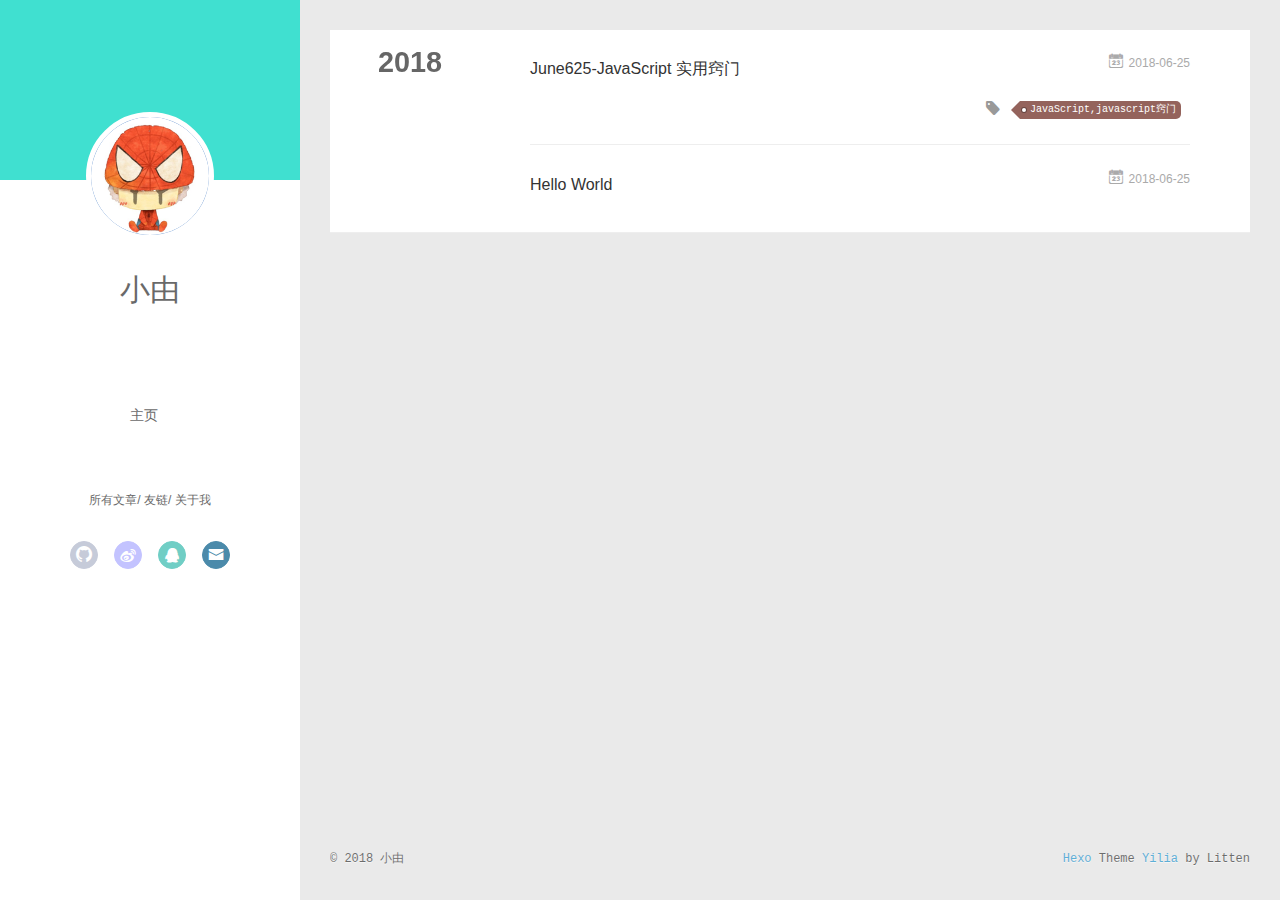
<file: archives/2018/06/index.html>
<!DOCTYPE html>
<html>
<head>
  <meta charset="utf-8">
  
  <meta name="renderer" content="webkit">
  <meta http-equiv="X-UA-Compatible" content="IE=edge" >
  <link rel="dns-prefetch" href="https://github.com/xiaoyoutongzhi">
  <title>Archives: 2018/6 | 小由同志的博客</title>
  <meta name="viewport" content="width=device-width, initial-scale=1, maximum-scale=1">
  <meta name="description" content="知识记录">
<meta name="keywords" content="前端,js,jquery,javascript,html5,开发者,程序猿,程序媛,极客,编程,代码,开源,IT网站,Developer,Programmer,Coder,Geek,html,css,css3,用户体验">
<meta property="og:type" content="website">
<meta property="og:title" content="小由同志的博客">
<meta property="og:url" content="https://github.com/xiaoyoutongzhi/archives/2018/06/index.html">
<meta property="og:site_name" content="小由同志的博客">
<meta property="og:description" content="知识记录">
<meta property="og:locale" content="中文/英文">
<meta name="twitter:card" content="summary">
<meta name="twitter:title" content="小由同志的博客">
<meta name="twitter:description" content="知识记录">
  
    <link rel="alternative" href="/atom.xml" title="小由同志的博客" type="application/atom+xml">
  
  
    <link rel="icon" href="/favicon.png">
  
  <link rel="stylesheet" type="text/css" href="/./main.0cf68a.css">
  <style type="text/css">
  
    #container.show {
      background: linear-gradient(200deg,#a0cfe4,#e8c37e);
    }
  </style>
  

  

</head>

<body>
  <div id="container" q-class="show:isCtnShow">
    <canvas id="anm-canvas" class="anm-canvas"></canvas>
    <div class="left-col" q-class="show:isShow">
      
<div class="overlay" style="background: #40e0d0"></div>
<div class="intrude-less">
	<header id="header" class="inner">
		<a href="/" class="profilepic">
			<img src="/assets/img/upic.jpg" class="js-avatar">
		</a>
		<hgroup>
		  <h1 class="header-author"><a href="/">小由</a></h1>
		</hgroup>
		

		<nav class="header-menu">
			<ul>
			
				<li><a href="https://xiaoyoutongzhi.github.io/">主页</a></li>
	        
			</ul>
		</nav>
		<nav class="header-smart-menu">
    		
    			
    			<a q-on="click: openSlider(e, 'innerArchive')" href="javascript:void(0)">所有文章</a>
    			
            
    			
    			<a q-on="click: openSlider(e, 'friends')" href="javascript:void(0)">友链</a>
    			
            
    			
    			<a q-on="click: openSlider(e, 'aboutme')" href="javascript:void(0)">关于我</a>
    			
            
		</nav>
		<nav class="header-nav">
			<div class="social">
				
					<a class="github" target="_blank" href="https://github.com/xiaoyoutongzhi" title="github"><i class="icon-github"></i></a>
		        
					<a class="weibo" target="_blank" href="http://weibo.com/u/6551832980" title="weibo"><i class="icon-weibo"></i></a>
		        
					<a class="qq" target="_blank" href="http://wpa.qq.com/msgrd?v=3&amp;uin=526777176&amp;site=qq&amp;menu=yes" title="qq"><i class="icon-qq"></i></a>
		        
					<a class="mail" target="_blank" href="mailto:526777176@qq.com" title="mail"><i class="icon-mail"></i></a>
		        
			</div>
		</nav>
	</header>		
</div>

    </div>
    <div class="mid-col" q-class="show:isShow,hide:isShow|isFalse">
      
<nav id="mobile-nav">
  	<div class="overlay js-overlay" style="background: #40e0d0"></div>
	<div class="btnctn js-mobile-btnctn">
  		<div class="slider-trigger list" q-on="click: openSlider(e)"><i class="icon icon-sort"></i></div>
	</div>
	<div class="intrude-less">
		<header id="header" class="inner">
			<div class="profilepic">
				<img src="/assets/img/upic.jpg" class="js-avatar">
			</div>
			<hgroup>
			  <h1 class="header-author js-header-author">小由</h1>
			</hgroup>
			
			
			
				
			
			
			
			<nav class="header-nav">
				<div class="social">
					
						<a class="github" target="_blank" href="https://github.com/xiaoyoutongzhi" title="github"><i class="icon-github"></i></a>
			        
						<a class="weibo" target="_blank" href="http://weibo.com/u/6551832980" title="weibo"><i class="icon-weibo"></i></a>
			        
						<a class="qq" target="_blank" href="http://wpa.qq.com/msgrd?v=3&amp;uin=526777176&amp;site=qq&amp;menu=yes" title="qq"><i class="icon-qq"></i></a>
			        
						<a class="mail" target="_blank" href="mailto:526777176@qq.com" title="mail"><i class="icon-mail"></i></a>
			        
				</div>
			</nav>

			<nav class="header-menu js-header-menu">
				<ul style="width: 50%">
				
				
					<li style="width: 100%"><a href="https://xiaoyoutongzhi.github.io/">主页</a></li>
		        
				</ul>
			</nav>
		</header>				
	</div>
	<div class="mobile-mask" style="display:none" q-show="isShow"></div>
</nav>

      <div id="wrapper" class="body-wrap">
        <div class="menu-l">
          <div class="canvas-wrap">
            <canvas data-colors="#eaeaea" data-sectionHeight="100" data-contentId="js-content" id="myCanvas1" class="anm-canvas"></canvas>
          </div>
          <div id="js-content" class="content-ll">
            
  
  
    
    
      
      
      <section class="archives-wrap">
        <div class="archive-year-wrap">
          <a href="/archives/2018" class="archive-year">2018</a>
        </div>
        <div class="archives">
    
    <article class="archive-article archive-type-post">
  <div class="archive-article-inner">
    <header class="archive-article-header">
      	<div class="article-meta">
	      	<a href="/2018/06/25/june625/" class="archive-article-date">
  	<time datetime="2018-06-25T08:42:09.000Z" itemprop="datePublished"><i class="icon-calendar icon"></i>2018-06-25</time>
</a>
        </div>
    	 
  
    <h1 itemprop="name">
      <a class="archive-article-title" href="/2018/06/25/june625/">June625-JavaScript 实用窍门</a>
    </h1>
  

        <div class="article-info info-on-right">
          
	<div class="article-tag tagcloud">
		<i class="icon-price-tags icon"></i>
		<ul class="article-tag-list">
			 
        		<li class="article-tag-list-item">
        			<a href="javascript:void(0)" class="js-tag article-tag-list-link color4">JavaScript,javascript窍门</a>
        		</li>
      		
		</ul>
	</div>

          

        </div>
        <div class="clearfix"></div>
    </header>
  </div>
</article>
  
    
    
    <article class="archive-article archive-type-post">
  <div class="archive-article-inner">
    <header class="archive-article-header">
      	<div class="article-meta">
	      	<a href="/2018/06/25/hello-world/" class="archive-article-date">
  	<time datetime="2018-06-25T08:41:17.458Z" itemprop="datePublished"><i class="icon-calendar icon"></i>2018-06-25</time>
</a>
        </div>
    	 
  
    <h1 itemprop="name">
      <a class="archive-article-title" href="/2018/06/25/hello-world/">Hello World</a>
    </h1>
  

        <div class="article-info info-on-right">
          
          

        </div>
        <div class="clearfix"></div>
    </header>
  </div>
</article>
  
  
    </div></section>
  

    


          </div>
        </div>
      </div>
      <footer id="footer">
  <div class="outer">
    <div id="footer-info">
    	<div class="footer-left">
    		&copy; 2018 小由
    	</div>
      	<div class="footer-right">
      		<a href="http://hexo.io/" target="_blank">Hexo</a>  Theme <a href="https://github.com/litten/hexo-theme-yilia" target="_blank">Yilia</a> by Litten
      	</div>
    </div>
  </div>
</footer>
    </div>
    <script>
	var yiliaConfig = {
		mathjax: false,
		isHome: false,
		isPost: false,
		isArchive: true,
		isTag: false,
		isCategory: false,
		open_in_new: false,
		toc_hide_index: true,
		root: "/",
		innerArchive: true,
		showTags: false
	}
</script>

<script>!function(t){function n(e){if(r[e])return r[e].exports;var i=r[e]={exports:{},id:e,loaded:!1};return t[e].call(i.exports,i,i.exports,n),i.loaded=!0,i.exports}var r={};n.m=t,n.c=r,n.p="./",n(0)}([function(t,n,r){r(195),t.exports=r(191)},function(t,n,r){var e=r(3),i=r(52),o=r(27),u=r(28),c=r(53),f="prototype",a=function(t,n,r){var s,l,h,v,p=t&a.F,d=t&a.G,y=t&a.S,g=t&a.P,b=t&a.B,m=d?e:y?e[n]||(e[n]={}):(e[n]||{})[f],x=d?i:i[n]||(i[n]={}),w=x[f]||(x[f]={});d&&(r=n);for(s in r)l=!p&&m&&void 0!==m[s],h=(l?m:r)[s],v=b&&l?c(h,e):g&&"function"==typeof h?c(Function.call,h):h,m&&u(m,s,h,t&a.U),x[s]!=h&&o(x,s,v),g&&w[s]!=h&&(w[s]=h)};e.core=i,a.F=1,a.G=2,a.S=4,a.P=8,a.B=16,a.W=32,a.U=64,a.R=128,t.exports=a},function(t,n,r){var e=r(6);t.exports=function(t){if(!e(t))throw TypeError(t+" is not an object!");return t}},function(t,n){var r=t.exports="undefined"!=typeof window&&window.Math==Math?window:"undefined"!=typeof self&&self.Math==Math?self:Function("return this")();"number"==typeof __g&&(__g=r)},function(t,n){t.exports=function(t){try{return!!t()}catch(t){return!0}}},function(t,n){var r=t.exports="undefined"!=typeof window&&window.Math==Math?window:"undefined"!=typeof self&&self.Math==Math?self:Function("return this")();"number"==typeof __g&&(__g=r)},function(t,n){t.exports=function(t){return"object"==typeof t?null!==t:"function"==typeof t}},function(t,n,r){var e=r(126)("wks"),i=r(76),o=r(3).Symbol,u="function"==typeof o;(t.exports=function(t){return e[t]||(e[t]=u&&o[t]||(u?o:i)("Symbol."+t))}).store=e},function(t,n){var r={}.hasOwnProperty;t.exports=function(t,n){return r.call(t,n)}},function(t,n,r){var e=r(94),i=r(33);t.exports=function(t){return e(i(t))}},function(t,n,r){t.exports=!r(4)(function(){return 7!=Object.defineProperty({},"a",{get:function(){return 7}}).a})},function(t,n,r){var e=r(2),i=r(167),o=r(50),u=Object.defineProperty;n.f=r(10)?Object.defineProperty:function(t,n,r){if(e(t),n=o(n,!0),e(r),i)try{return u(t,n,r)}catch(t){}if("get"in r||"set"in r)throw TypeError("Accessors not supported!");return"value"in r&&(t[n]=r.value),t}},function(t,n,r){t.exports=!r(18)(function(){return 7!=Object.defineProperty({},"a",{get:function(){return 7}}).a})},function(t,n,r){var e=r(14),i=r(22);t.exports=r(12)?function(t,n,r){return e.f(t,n,i(1,r))}:function(t,n,r){return t[n]=r,t}},function(t,n,r){var e=r(20),i=r(58),o=r(42),u=Object.defineProperty;n.f=r(12)?Object.defineProperty:function(t,n,r){if(e(t),n=o(n,!0),e(r),i)try{return u(t,n,r)}catch(t){}if("get"in r||"set"in r)throw TypeError("Accessors not supported!");return"value"in r&&(t[n]=r.value),t}},function(t,n,r){var e=r(40)("wks"),i=r(23),o=r(5).Symbol,u="function"==typeof o;(t.exports=function(t){return e[t]||(e[t]=u&&o[t]||(u?o:i)("Symbol."+t))}).store=e},function(t,n,r){var e=r(67),i=Math.min;t.exports=function(t){return t>0?i(e(t),9007199254740991):0}},function(t,n,r){var e=r(46);t.exports=function(t){return Object(e(t))}},function(t,n){t.exports=function(t){try{return!!t()}catch(t){return!0}}},function(t,n,r){var e=r(63),i=r(34);t.exports=Object.keys||function(t){return e(t,i)}},function(t,n,r){var e=r(21);t.exports=function(t){if(!e(t))throw TypeError(t+" is not an object!");return t}},function(t,n){t.exports=function(t){return"object"==typeof t?null!==t:"function"==typeof t}},function(t,n){t.exports=function(t,n){return{enumerable:!(1&t),configurable:!(2&t),writable:!(4&t),value:n}}},function(t,n){var r=0,e=Math.random();t.exports=function(t){return"Symbol(".concat(void 0===t?"":t,")_",(++r+e).toString(36))}},function(t,n){var r={}.hasOwnProperty;t.exports=function(t,n){return r.call(t,n)}},function(t,n){var r=t.exports={version:"2.4.0"};"number"==typeof __e&&(__e=r)},function(t,n){t.exports=function(t){if("function"!=typeof t)throw TypeError(t+" is not a function!");return t}},function(t,n,r){var e=r(11),i=r(66);t.exports=r(10)?function(t,n,r){return e.f(t,n,i(1,r))}:function(t,n,r){return t[n]=r,t}},function(t,n,r){var e=r(3),i=r(27),o=r(24),u=r(76)("src"),c="toString",f=Function[c],a=(""+f).split(c);r(52).inspectSource=function(t){return f.call(t)},(t.exports=function(t,n,r,c){var f="function"==typeof r;f&&(o(r,"name")||i(r,"name",n)),t[n]!==r&&(f&&(o(r,u)||i(r,u,t[n]?""+t[n]:a.join(String(n)))),t===e?t[n]=r:c?t[n]?t[n]=r:i(t,n,r):(delete t[n],i(t,n,r)))})(Function.prototype,c,function(){return"function"==typeof this&&this[u]||f.call(this)})},function(t,n,r){var e=r(1),i=r(4),o=r(46),u=function(t,n,r,e){var i=String(o(t)),u="<"+n;return""!==r&&(u+=" "+r+'="'+String(e).replace(/"/g,"&quot;")+'"'),u+">"+i+"</"+n+">"};t.exports=function(t,n){var r={};r[t]=n(u),e(e.P+e.F*i(function(){var n=""[t]('"');return n!==n.toLowerCase()||n.split('"').length>3}),"String",r)}},function(t,n,r){var e=r(115),i=r(46);t.exports=function(t){return e(i(t))}},function(t,n,r){var e=r(116),i=r(66),o=r(30),u=r(50),c=r(24),f=r(167),a=Object.getOwnPropertyDescriptor;n.f=r(10)?a:function(t,n){if(t=o(t),n=u(n,!0),f)try{return a(t,n)}catch(t){}if(c(t,n))return i(!e.f.call(t,n),t[n])}},function(t,n,r){var e=r(24),i=r(17),o=r(145)("IE_PROTO"),u=Object.prototype;t.exports=Object.getPrototypeOf||function(t){return t=i(t),e(t,o)?t[o]:"function"==typeof t.constructor&&t instanceof t.constructor?t.constructor.prototype:t instanceof Object?u:null}},function(t,n){t.exports=function(t){if(void 0==t)throw TypeError("Can't call method on  "+t);return t}},function(t,n){t.exports="constructor,hasOwnProperty,isPrototypeOf,propertyIsEnumerable,toLocaleString,toString,valueOf".split(",")},function(t,n){t.exports={}},function(t,n){t.exports=!0},function(t,n){n.f={}.propertyIsEnumerable},function(t,n,r){var e=r(14).f,i=r(8),o=r(15)("toStringTag");t.exports=function(t,n,r){t&&!i(t=r?t:t.prototype,o)&&e(t,o,{configurable:!0,value:n})}},function(t,n,r){var e=r(40)("keys"),i=r(23);t.exports=function(t){return e[t]||(e[t]=i(t))}},function(t,n,r){var e=r(5),i="__core-js_shared__",o=e[i]||(e[i]={});t.exports=function(t){return o[t]||(o[t]={})}},function(t,n){var r=Math.ceil,e=Math.floor;t.exports=function(t){return isNaN(t=+t)?0:(t>0?e:r)(t)}},function(t,n,r){var e=r(21);t.exports=function(t,n){if(!e(t))return t;var r,i;if(n&&"function"==typeof(r=t.toString)&&!e(i=r.call(t)))return i;if("function"==typeof(r=t.valueOf)&&!e(i=r.call(t)))return i;if(!n&&"function"==typeof(r=t.toString)&&!e(i=r.call(t)))return i;throw TypeError("Can't convert object to primitive value")}},function(t,n,r){var e=r(5),i=r(25),o=r(36),u=r(44),c=r(14).f;t.exports=function(t){var n=i.Symbol||(i.Symbol=o?{}:e.Symbol||{});"_"==t.charAt(0)||t in n||c(n,t,{value:u.f(t)})}},function(t,n,r){n.f=r(15)},function(t,n){var r={}.toString;t.exports=function(t){return r.call(t).slice(8,-1)}},function(t,n){t.exports=function(t){if(void 0==t)throw TypeError("Can't call method on  "+t);return t}},function(t,n,r){var e=r(4);t.exports=function(t,n){return!!t&&e(function(){n?t.call(null,function(){},1):t.call(null)})}},function(t,n,r){var e=r(53),i=r(115),o=r(17),u=r(16),c=r(203);t.exports=function(t,n){var r=1==t,f=2==t,a=3==t,s=4==t,l=6==t,h=5==t||l,v=n||c;return function(n,c,p){for(var d,y,g=o(n),b=i(g),m=e(c,p,3),x=u(b.length),w=0,S=r?v(n,x):f?v(n,0):void 0;x>w;w++)if((h||w in b)&&(d=b[w],y=m(d,w,g),t))if(r)S[w]=y;else if(y)switch(t){case 3:return!0;case 5:return d;case 6:return w;case 2:S.push(d)}else if(s)return!1;return l?-1:a||s?s:S}}},function(t,n,r){var e=r(1),i=r(52),o=r(4);t.exports=function(t,n){var r=(i.Object||{})[t]||Object[t],u={};u[t]=n(r),e(e.S+e.F*o(function(){r(1)}),"Object",u)}},function(t,n,r){var e=r(6);t.exports=function(t,n){if(!e(t))return t;var r,i;if(n&&"function"==typeof(r=t.toString)&&!e(i=r.call(t)))return i;if("function"==typeof(r=t.valueOf)&&!e(i=r.call(t)))return i;if(!n&&"function"==typeof(r=t.toString)&&!e(i=r.call(t)))return i;throw TypeError("Can't convert object to primitive value")}},function(t,n,r){var e=r(5),i=r(25),o=r(91),u=r(13),c="prototype",f=function(t,n,r){var a,s,l,h=t&f.F,v=t&f.G,p=t&f.S,d=t&f.P,y=t&f.B,g=t&f.W,b=v?i:i[n]||(i[n]={}),m=b[c],x=v?e:p?e[n]:(e[n]||{})[c];v&&(r=n);for(a in r)(s=!h&&x&&void 0!==x[a])&&a in b||(l=s?x[a]:r[a],b[a]=v&&"function"!=typeof x[a]?r[a]:y&&s?o(l,e):g&&x[a]==l?function(t){var n=function(n,r,e){if(this instanceof t){switch(arguments.length){case 0:return new t;case 1:return new t(n);case 2:return new t(n,r)}return new t(n,r,e)}return t.apply(this,arguments)};return n[c]=t[c],n}(l):d&&"function"==typeof l?o(Function.call,l):l,d&&((b.virtual||(b.virtual={}))[a]=l,t&f.R&&m&&!m[a]&&u(m,a,l)))};f.F=1,f.G=2,f.S=4,f.P=8,f.B=16,f.W=32,f.U=64,f.R=128,t.exports=f},function(t,n){var r=t.exports={version:"2.4.0"};"number"==typeof __e&&(__e=r)},function(t,n,r){var e=r(26);t.exports=function(t,n,r){if(e(t),void 0===n)return t;switch(r){case 1:return function(r){return t.call(n,r)};case 2:return function(r,e){return t.call(n,r,e)};case 3:return function(r,e,i){return t.call(n,r,e,i)}}return function(){return t.apply(n,arguments)}}},function(t,n,r){var e=r(183),i=r(1),o=r(126)("metadata"),u=o.store||(o.store=new(r(186))),c=function(t,n,r){var i=u.get(t);if(!i){if(!r)return;u.set(t,i=new e)}var o=i.get(n);if(!o){if(!r)return;i.set(n,o=new e)}return o},f=function(t,n,r){var e=c(n,r,!1);return void 0!==e&&e.has(t)},a=function(t,n,r){var e=c(n,r,!1);return void 0===e?void 0:e.get(t)},s=function(t,n,r,e){c(r,e,!0).set(t,n)},l=function(t,n){var r=c(t,n,!1),e=[];return r&&r.forEach(function(t,n){e.push(n)}),e},h=function(t){return void 0===t||"symbol"==typeof t?t:String(t)},v=function(t){i(i.S,"Reflect",t)};t.exports={store:u,map:c,has:f,get:a,set:s,keys:l,key:h,exp:v}},function(t,n,r){"use strict";if(r(10)){var e=r(69),i=r(3),o=r(4),u=r(1),c=r(127),f=r(152),a=r(53),s=r(68),l=r(66),h=r(27),v=r(73),p=r(67),d=r(16),y=r(75),g=r(50),b=r(24),m=r(180),x=r(114),w=r(6),S=r(17),_=r(137),O=r(70),E=r(32),P=r(71).f,j=r(154),F=r(76),M=r(7),A=r(48),N=r(117),T=r(146),I=r(155),k=r(80),L=r(123),R=r(74),C=r(130),D=r(160),U=r(11),W=r(31),G=U.f,B=W.f,V=i.RangeError,z=i.TypeError,q=i.Uint8Array,K="ArrayBuffer",J="Shared"+K,Y="BYTES_PER_ELEMENT",H="prototype",$=Array[H],X=f.ArrayBuffer,Q=f.DataView,Z=A(0),tt=A(2),nt=A(3),rt=A(4),et=A(5),it=A(6),ot=N(!0),ut=N(!1),ct=I.values,ft=I.keys,at=I.entries,st=$.lastIndexOf,lt=$.reduce,ht=$.reduceRight,vt=$.join,pt=$.sort,dt=$.slice,yt=$.toString,gt=$.toLocaleString,bt=M("iterator"),mt=M("toStringTag"),xt=F("typed_constructor"),wt=F("def_constructor"),St=c.CONSTR,_t=c.TYPED,Ot=c.VIEW,Et="Wrong length!",Pt=A(1,function(t,n){return Tt(T(t,t[wt]),n)}),jt=o(function(){return 1===new q(new Uint16Array([1]).buffer)[0]}),Ft=!!q&&!!q[H].set&&o(function(){new q(1).set({})}),Mt=function(t,n){if(void 0===t)throw z(Et);var r=+t,e=d(t);if(n&&!m(r,e))throw V(Et);return e},At=function(t,n){var r=p(t);if(r<0||r%n)throw V("Wrong offset!");return r},Nt=function(t){if(w(t)&&_t in t)return t;throw z(t+" is not a typed array!")},Tt=function(t,n){if(!(w(t)&&xt in t))throw z("It is not a typed array constructor!");return new t(n)},It=function(t,n){return kt(T(t,t[wt]),n)},kt=function(t,n){for(var r=0,e=n.length,i=Tt(t,e);e>r;)i[r]=n[r++];return i},Lt=function(t,n,r){G(t,n,{get:function(){return this._d[r]}})},Rt=function(t){var n,r,e,i,o,u,c=S(t),f=arguments.length,s=f>1?arguments[1]:void 0,l=void 0!==s,h=j(c);if(void 0!=h&&!_(h)){for(u=h.call(c),e=[],n=0;!(o=u.next()).done;n++)e.push(o.value);c=e}for(l&&f>2&&(s=a(s,arguments[2],2)),n=0,r=d(c.length),i=Tt(this,r);r>n;n++)i[n]=l?s(c[n],n):c[n];return i},Ct=function(){for(var t=0,n=arguments.length,r=Tt(this,n);n>t;)r[t]=arguments[t++];return r},Dt=!!q&&o(function(){gt.call(new q(1))}),Ut=function(){return gt.apply(Dt?dt.call(Nt(this)):Nt(this),arguments)},Wt={copyWithin:function(t,n){return D.call(Nt(this),t,n,arguments.length>2?arguments[2]:void 0)},every:function(t){return rt(Nt(this),t,arguments.length>1?arguments[1]:void 0)},fill:function(t){return C.apply(Nt(this),arguments)},filter:function(t){return It(this,tt(Nt(this),t,arguments.length>1?arguments[1]:void 0))},find:function(t){return et(Nt(this),t,arguments.length>1?arguments[1]:void 0)},findIndex:function(t){return it(Nt(this),t,arguments.length>1?arguments[1]:void 0)},forEach:function(t){Z(Nt(this),t,arguments.length>1?arguments[1]:void 0)},indexOf:function(t){return ut(Nt(this),t,arguments.length>1?arguments[1]:void 0)},includes:function(t){return ot(Nt(this),t,arguments.length>1?arguments[1]:void 0)},join:function(t){return vt.apply(Nt(this),arguments)},lastIndexOf:function(t){return st.apply(Nt(this),arguments)},map:function(t){return Pt(Nt(this),t,arguments.length>1?arguments[1]:void 0)},reduce:function(t){return lt.apply(Nt(this),arguments)},reduceRight:function(t){return ht.apply(Nt(this),arguments)},reverse:function(){for(var t,n=this,r=Nt(n).length,e=Math.floor(r/2),i=0;i<e;)t=n[i],n[i++]=n[--r],n[r]=t;return n},some:function(t){return nt(Nt(this),t,arguments.length>1?arguments[1]:void 0)},sort:function(t){return pt.call(Nt(this),t)},subarray:function(t,n){var r=Nt(this),e=r.length,i=y(t,e);return new(T(r,r[wt]))(r.buffer,r.byteOffset+i*r.BYTES_PER_ELEMENT,d((void 0===n?e:y(n,e))-i))}},Gt=function(t,n){return It(this,dt.call(Nt(this),t,n))},Bt=function(t){Nt(this);var n=At(arguments[1],1),r=this.length,e=S(t),i=d(e.length),o=0;if(i+n>r)throw V(Et);for(;o<i;)this[n+o]=e[o++]},Vt={entries:function(){return at.call(Nt(this))},keys:function(){return ft.call(Nt(this))},values:function(){return ct.call(Nt(this))}},zt=function(t,n){return w(t)&&t[_t]&&"symbol"!=typeof n&&n in t&&String(+n)==String(n)},qt=function(t,n){return zt(t,n=g(n,!0))?l(2,t[n]):B(t,n)},Kt=function(t,n,r){return!(zt(t,n=g(n,!0))&&w(r)&&b(r,"value"))||b(r,"get")||b(r,"set")||r.configurable||b(r,"writable")&&!r.writable||b(r,"enumerable")&&!r.enumerable?G(t,n,r):(t[n]=r.value,t)};St||(W.f=qt,U.f=Kt),u(u.S+u.F*!St,"Object",{getOwnPropertyDescriptor:qt,defineProperty:Kt}),o(function(){yt.call({})})&&(yt=gt=function(){return vt.call(this)});var Jt=v({},Wt);v(Jt,Vt),h(Jt,bt,Vt.values),v(Jt,{slice:Gt,set:Bt,constructor:function(){},toString:yt,toLocaleString:Ut}),Lt(Jt,"buffer","b"),Lt(Jt,"byteOffset","o"),Lt(Jt,"byteLength","l"),Lt(Jt,"length","e"),G(Jt,mt,{get:function(){return this[_t]}}),t.exports=function(t,n,r,f){f=!!f;var a=t+(f?"Clamped":"")+"Array",l="Uint8Array"!=a,v="get"+t,p="set"+t,y=i[a],g=y||{},b=y&&E(y),m=!y||!c.ABV,S={},_=y&&y[H],j=function(t,r){var e=t._d;return e.v[v](r*n+e.o,jt)},F=function(t,r,e){var i=t._d;f&&(e=(e=Math.round(e))<0?0:e>255?255:255&e),i.v[p](r*n+i.o,e,jt)},M=function(t,n){G(t,n,{get:function(){return j(this,n)},set:function(t){return F(this,n,t)},enumerable:!0})};m?(y=r(function(t,r,e,i){s(t,y,a,"_d");var o,u,c,f,l=0,v=0;if(w(r)){if(!(r instanceof X||(f=x(r))==K||f==J))return _t in r?kt(y,r):Rt.call(y,r);o=r,v=At(e,n);var p=r.byteLength;if(void 0===i){if(p%n)throw V(Et);if((u=p-v)<0)throw V(Et)}else if((u=d(i)*n)+v>p)throw V(Et);c=u/n}else c=Mt(r,!0),u=c*n,o=new X(u);for(h(t,"_d",{b:o,o:v,l:u,e:c,v:new Q(o)});l<c;)M(t,l++)}),_=y[H]=O(Jt),h(_,"constructor",y)):L(function(t){new y(null),new y(t)},!0)||(y=r(function(t,r,e,i){s(t,y,a);var o;return w(r)?r instanceof X||(o=x(r))==K||o==J?void 0!==i?new g(r,At(e,n),i):void 0!==e?new g(r,At(e,n)):new g(r):_t in r?kt(y,r):Rt.call(y,r):new g(Mt(r,l))}),Z(b!==Function.prototype?P(g).concat(P(b)):P(g),function(t){t in y||h(y,t,g[t])}),y[H]=_,e||(_.constructor=y));var A=_[bt],N=!!A&&("values"==A.name||void 0==A.name),T=Vt.values;h(y,xt,!0),h(_,_t,a),h(_,Ot,!0),h(_,wt,y),(f?new y(1)[mt]==a:mt in _)||G(_,mt,{get:function(){return a}}),S[a]=y,u(u.G+u.W+u.F*(y!=g),S),u(u.S,a,{BYTES_PER_ELEMENT:n,from:Rt,of:Ct}),Y in _||h(_,Y,n),u(u.P,a,Wt),R(a),u(u.P+u.F*Ft,a,{set:Bt}),u(u.P+u.F*!N,a,Vt),u(u.P+u.F*(_.toString!=yt),a,{toString:yt}),u(u.P+u.F*o(function(){new y(1).slice()}),a,{slice:Gt}),u(u.P+u.F*(o(function(){return[1,2].toLocaleString()!=new y([1,2]).toLocaleString()})||!o(function(){_.toLocaleString.call([1,2])})),a,{toLocaleString:Ut}),k[a]=N?A:T,e||N||h(_,bt,T)}}else t.exports=function(){}},function(t,n){var r={}.toString;t.exports=function(t){return r.call(t).slice(8,-1)}},function(t,n,r){var e=r(21),i=r(5).document,o=e(i)&&e(i.createElement);t.exports=function(t){return o?i.createElement(t):{}}},function(t,n,r){t.exports=!r(12)&&!r(18)(function(){return 7!=Object.defineProperty(r(57)("div"),"a",{get:function(){return 7}}).a})},function(t,n,r){"use strict";var e=r(36),i=r(51),o=r(64),u=r(13),c=r(8),f=r(35),a=r(96),s=r(38),l=r(103),h=r(15)("iterator"),v=!([].keys&&"next"in[].keys()),p="keys",d="values",y=function(){return this};t.exports=function(t,n,r,g,b,m,x){a(r,n,g);var w,S,_,O=function(t){if(!v&&t in F)return F[t];switch(t){case p:case d:return function(){return new r(this,t)}}return function(){return new r(this,t)}},E=n+" Iterator",P=b==d,j=!1,F=t.prototype,M=F[h]||F["@@iterator"]||b&&F[b],A=M||O(b),N=b?P?O("entries"):A:void 0,T="Array"==n?F.entries||M:M;if(T&&(_=l(T.call(new t)))!==Object.prototype&&(s(_,E,!0),e||c(_,h)||u(_,h,y)),P&&M&&M.name!==d&&(j=!0,A=function(){return M.call(this)}),e&&!x||!v&&!j&&F[h]||u(F,h,A),f[n]=A,f[E]=y,b)if(w={values:P?A:O(d),keys:m?A:O(p),entries:N},x)for(S in w)S in F||o(F,S,w[S]);else i(i.P+i.F*(v||j),n,w);return w}},function(t,n,r){var e=r(20),i=r(100),o=r(34),u=r(39)("IE_PROTO"),c=function(){},f="prototype",a=function(){var t,n=r(57)("iframe"),e=o.length;for(n.style.display="none",r(93).appendChild(n),n.src="javascript:",t=n.contentWindow.document,t.open(),t.write("<script>document.F=Object<\/script>"),t.close(),a=t.F;e--;)delete a[f][o[e]];return a()};t.exports=Object.create||function(t,n){var r;return null!==t?(c[f]=e(t),r=new c,c[f]=null,r[u]=t):r=a(),void 0===n?r:i(r,n)}},function(t,n,r){var e=r(63),i=r(34).concat("length","prototype");n.f=Object.getOwnPropertyNames||function(t){return e(t,i)}},function(t,n){n.f=Object.getOwnPropertySymbols},function(t,n,r){var e=r(8),i=r(9),o=r(90)(!1),u=r(39)("IE_PROTO");t.exports=function(t,n){var r,c=i(t),f=0,a=[];for(r in c)r!=u&&e(c,r)&&a.push(r);for(;n.length>f;)e(c,r=n[f++])&&(~o(a,r)||a.push(r));return a}},function(t,n,r){t.exports=r(13)},function(t,n,r){var e=r(76)("meta"),i=r(6),o=r(24),u=r(11).f,c=0,f=Object.isExtensible||function(){return!0},a=!r(4)(function(){return f(Object.preventExtensions({}))}),s=function(t){u(t,e,{value:{i:"O"+ ++c,w:{}}})},l=function(t,n){if(!i(t))return"symbol"==typeof t?t:("string"==typeof t?"S":"P")+t;if(!o(t,e)){if(!f(t))return"F";if(!n)return"E";s(t)}return t[e].i},h=function(t,n){if(!o(t,e)){if(!f(t))return!0;if(!n)return!1;s(t)}return t[e].w},v=function(t){return a&&p.NEED&&f(t)&&!o(t,e)&&s(t),t},p=t.exports={KEY:e,NEED:!1,fastKey:l,getWeak:h,onFreeze:v}},function(t,n){t.exports=function(t,n){return{enumerable:!(1&t),configurable:!(2&t),writable:!(4&t),value:n}}},function(t,n){var r=Math.ceil,e=Math.floor;t.exports=function(t){return isNaN(t=+t)?0:(t>0?e:r)(t)}},function(t,n){t.exports=function(t,n,r,e){if(!(t instanceof n)||void 0!==e&&e in t)throw TypeError(r+": incorrect invocation!");return t}},function(t,n){t.exports=!1},function(t,n,r){var e=r(2),i=r(173),o=r(133),u=r(145)("IE_PROTO"),c=function(){},f="prototype",a=function(){var t,n=r(132)("iframe"),e=o.length;for(n.style.display="none",r(135).appendChild(n),n.src="javascript:",t=n.contentWindow.document,t.open(),t.write("<script>document.F=Object<\/script>"),t.close(),a=t.F;e--;)delete a[f][o[e]];return a()};t.exports=Object.create||function(t,n){var r;return null!==t?(c[f]=e(t),r=new c,c[f]=null,r[u]=t):r=a(),void 0===n?r:i(r,n)}},function(t,n,r){var e=r(175),i=r(133).concat("length","prototype");n.f=Object.getOwnPropertyNames||function(t){return e(t,i)}},function(t,n,r){var e=r(175),i=r(133);t.exports=Object.keys||function(t){return e(t,i)}},function(t,n,r){var e=r(28);t.exports=function(t,n,r){for(var i in n)e(t,i,n[i],r);return t}},function(t,n,r){"use strict";var e=r(3),i=r(11),o=r(10),u=r(7)("species");t.exports=function(t){var n=e[t];o&&n&&!n[u]&&i.f(n,u,{configurable:!0,get:function(){return this}})}},function(t,n,r){var e=r(67),i=Math.max,o=Math.min;t.exports=function(t,n){return t=e(t),t<0?i(t+n,0):o(t,n)}},function(t,n){var r=0,e=Math.random();t.exports=function(t){return"Symbol(".concat(void 0===t?"":t,")_",(++r+e).toString(36))}},function(t,n,r){var e=r(33);t.exports=function(t){return Object(e(t))}},function(t,n,r){var e=r(7)("unscopables"),i=Array.prototype;void 0==i[e]&&r(27)(i,e,{}),t.exports=function(t){i[e][t]=!0}},function(t,n,r){var e=r(53),i=r(169),o=r(137),u=r(2),c=r(16),f=r(154),a={},s={},n=t.exports=function(t,n,r,l,h){var v,p,d,y,g=h?function(){return t}:f(t),b=e(r,l,n?2:1),m=0;if("function"!=typeof g)throw TypeError(t+" is not iterable!");if(o(g)){for(v=c(t.length);v>m;m++)if((y=n?b(u(p=t[m])[0],p[1]):b(t[m]))===a||y===s)return y}else for(d=g.call(t);!(p=d.next()).done;)if((y=i(d,b,p.value,n))===a||y===s)return y};n.BREAK=a,n.RETURN=s},function(t,n){t.exports={}},function(t,n,r){var e=r(11).f,i=r(24),o=r(7)("toStringTag");t.exports=function(t,n,r){t&&!i(t=r?t:t.prototype,o)&&e(t,o,{configurable:!0,value:n})}},function(t,n,r){var e=r(1),i=r(46),o=r(4),u=r(150),c="["+u+"]",f="​",a=RegExp("^"+c+c+"*"),s=RegExp(c+c+"*$"),l=function(t,n,r){var i={},c=o(function(){return!!u[t]()||f[t]()!=f}),a=i[t]=c?n(h):u[t];r&&(i[r]=a),e(e.P+e.F*c,"String",i)},h=l.trim=function(t,n){return t=String(i(t)),1&n&&(t=t.replace(a,"")),2&n&&(t=t.replace(s,"")),t};t.exports=l},function(t,n,r){t.exports={default:r(86),__esModule:!0}},function(t,n,r){t.exports={default:r(87),__esModule:!0}},function(t,n,r){"use strict";function e(t){return t&&t.__esModule?t:{default:t}}n.__esModule=!0;var i=r(84),o=e(i),u=r(83),c=e(u),f="function"==typeof c.default&&"symbol"==typeof o.default?function(t){return typeof t}:function(t){return t&&"function"==typeof c.default&&t.constructor===c.default&&t!==c.default.prototype?"symbol":typeof t};n.default="function"==typeof c.default&&"symbol"===f(o.default)?function(t){return void 0===t?"undefined":f(t)}:function(t){return t&&"function"==typeof c.default&&t.constructor===c.default&&t!==c.default.prototype?"symbol":void 0===t?"undefined":f(t)}},function(t,n,r){r(110),r(108),r(111),r(112),t.exports=r(25).Symbol},function(t,n,r){r(109),r(113),t.exports=r(44).f("iterator")},function(t,n){t.exports=function(t){if("function"!=typeof t)throw TypeError(t+" is not a function!");return t}},function(t,n){t.exports=function(){}},function(t,n,r){var e=r(9),i=r(106),o=r(105);t.exports=function(t){return function(n,r,u){var c,f=e(n),a=i(f.length),s=o(u,a);if(t&&r!=r){for(;a>s;)if((c=f[s++])!=c)return!0}else for(;a>s;s++)if((t||s in f)&&f[s]===r)return t||s||0;return!t&&-1}}},function(t,n,r){var e=r(88);t.exports=function(t,n,r){if(e(t),void 0===n)return t;switch(r){case 1:return function(r){return t.call(n,r)};case 2:return function(r,e){return t.call(n,r,e)};case 3:return function(r,e,i){return t.call(n,r,e,i)}}return function(){return t.apply(n,arguments)}}},function(t,n,r){var e=r(19),i=r(62),o=r(37);t.exports=function(t){var n=e(t),r=i.f;if(r)for(var u,c=r(t),f=o.f,a=0;c.length>a;)f.call(t,u=c[a++])&&n.push(u);return n}},function(t,n,r){t.exports=r(5).document&&document.documentElement},function(t,n,r){var e=r(56);t.exports=Object("z").propertyIsEnumerable(0)?Object:function(t){return"String"==e(t)?t.split(""):Object(t)}},function(t,n,r){var e=r(56);t.exports=Array.isArray||function(t){return"Array"==e(t)}},function(t,n,r){"use strict";var e=r(60),i=r(22),o=r(38),u={};r(13)(u,r(15)("iterator"),function(){return this}),t.exports=function(t,n,r){t.prototype=e(u,{next:i(1,r)}),o(t,n+" Iterator")}},function(t,n){t.exports=function(t,n){return{value:n,done:!!t}}},function(t,n,r){var e=r(19),i=r(9);t.exports=function(t,n){for(var r,o=i(t),u=e(o),c=u.length,f=0;c>f;)if(o[r=u[f++]]===n)return r}},function(t,n,r){var e=r(23)("meta"),i=r(21),o=r(8),u=r(14).f,c=0,f=Object.isExtensible||function(){return!0},a=!r(18)(function(){return f(Object.preventExtensions({}))}),s=function(t){u(t,e,{value:{i:"O"+ ++c,w:{}}})},l=function(t,n){if(!i(t))return"symbol"==typeof t?t:("string"==typeof t?"S":"P")+t;if(!o(t,e)){if(!f(t))return"F";if(!n)return"E";s(t)}return t[e].i},h=function(t,n){if(!o(t,e)){if(!f(t))return!0;if(!n)return!1;s(t)}return t[e].w},v=function(t){return a&&p.NEED&&f(t)&&!o(t,e)&&s(t),t},p=t.exports={KEY:e,NEED:!1,fastKey:l,getWeak:h,onFreeze:v}},function(t,n,r){var e=r(14),i=r(20),o=r(19);t.exports=r(12)?Object.defineProperties:function(t,n){i(t);for(var r,u=o(n),c=u.length,f=0;c>f;)e.f(t,r=u[f++],n[r]);return t}},function(t,n,r){var e=r(37),i=r(22),o=r(9),u=r(42),c=r(8),f=r(58),a=Object.getOwnPropertyDescriptor;n.f=r(12)?a:function(t,n){if(t=o(t),n=u(n,!0),f)try{return a(t,n)}catch(t){}if(c(t,n))return i(!e.f.call(t,n),t[n])}},function(t,n,r){var e=r(9),i=r(61).f,o={}.toString,u="object"==typeof window&&window&&Object.getOwnPropertyNames?Object.getOwnPropertyNames(window):[],c=function(t){try{return i(t)}catch(t){return u.slice()}};t.exports.f=function(t){return u&&"[object Window]"==o.call(t)?c(t):i(e(t))}},function(t,n,r){var e=r(8),i=r(77),o=r(39)("IE_PROTO"),u=Object.prototype;t.exports=Object.getPrototypeOf||function(t){return t=i(t),e(t,o)?t[o]:"function"==typeof t.constructor&&t instanceof t.constructor?t.constructor.prototype:t instanceof Object?u:null}},function(t,n,r){var e=r(41),i=r(33);t.exports=function(t){return function(n,r){var o,u,c=String(i(n)),f=e(r),a=c.length;return f<0||f>=a?t?"":void 0:(o=c.charCodeAt(f),o<55296||o>56319||f+1===a||(u=c.charCodeAt(f+1))<56320||u>57343?t?c.charAt(f):o:t?c.slice(f,f+2):u-56320+(o-55296<<10)+65536)}}},function(t,n,r){var e=r(41),i=Math.max,o=Math.min;t.exports=function(t,n){return t=e(t),t<0?i(t+n,0):o(t,n)}},function(t,n,r){var e=r(41),i=Math.min;t.exports=function(t){return t>0?i(e(t),9007199254740991):0}},function(t,n,r){"use strict";var e=r(89),i=r(97),o=r(35),u=r(9);t.exports=r(59)(Array,"Array",function(t,n){this._t=u(t),this._i=0,this._k=n},function(){var t=this._t,n=this._k,r=this._i++;return!t||r>=t.length?(this._t=void 0,i(1)):"keys"==n?i(0,r):"values"==n?i(0,t[r]):i(0,[r,t[r]])},"values"),o.Arguments=o.Array,e("keys"),e("values"),e("entries")},function(t,n){},function(t,n,r){"use strict";var e=r(104)(!0);r(59)(String,"String",function(t){this._t=String(t),this._i=0},function(){var t,n=this._t,r=this._i;return r>=n.length?{value:void 0,done:!0}:(t=e(n,r),this._i+=t.length,{value:t,done:!1})})},function(t,n,r){"use strict";var e=r(5),i=r(8),o=r(12),u=r(51),c=r(64),f=r(99).KEY,a=r(18),s=r(40),l=r(38),h=r(23),v=r(15),p=r(44),d=r(43),y=r(98),g=r(92),b=r(95),m=r(20),x=r(9),w=r(42),S=r(22),_=r(60),O=r(102),E=r(101),P=r(14),j=r(19),F=E.f,M=P.f,A=O.f,N=e.Symbol,T=e.JSON,I=T&&T.stringify,k="prototype",L=v("_hidden"),R=v("toPrimitive"),C={}.propertyIsEnumerable,D=s("symbol-registry"),U=s("symbols"),W=s("op-symbols"),G=Object[k],B="function"==typeof N,V=e.QObject,z=!V||!V[k]||!V[k].findChild,q=o&&a(function(){return 7!=_(M({},"a",{get:function(){return M(this,"a",{value:7}).a}})).a})?function(t,n,r){var e=F(G,n);e&&delete G[n],M(t,n,r),e&&t!==G&&M(G,n,e)}:M,K=function(t){var n=U[t]=_(N[k]);return n._k=t,n},J=B&&"symbol"==typeof N.iterator?function(t){return"symbol"==typeof t}:function(t){return t instanceof N},Y=function(t,n,r){return t===G&&Y(W,n,r),m(t),n=w(n,!0),m(r),i(U,n)?(r.enumerable?(i(t,L)&&t[L][n]&&(t[L][n]=!1),r=_(r,{enumerable:S(0,!1)})):(i(t,L)||M(t,L,S(1,{})),t[L][n]=!0),q(t,n,r)):M(t,n,r)},H=function(t,n){m(t);for(var r,e=g(n=x(n)),i=0,o=e.length;o>i;)Y(t,r=e[i++],n[r]);return t},$=function(t,n){return void 0===n?_(t):H(_(t),n)},X=function(t){var n=C.call(this,t=w(t,!0));return!(this===G&&i(U,t)&&!i(W,t))&&(!(n||!i(this,t)||!i(U,t)||i(this,L)&&this[L][t])||n)},Q=function(t,n){if(t=x(t),n=w(n,!0),t!==G||!i(U,n)||i(W,n)){var r=F(t,n);return!r||!i(U,n)||i(t,L)&&t[L][n]||(r.enumerable=!0),r}},Z=function(t){for(var n,r=A(x(t)),e=[],o=0;r.length>o;)i(U,n=r[o++])||n==L||n==f||e.push(n);return e},tt=function(t){for(var n,r=t===G,e=A(r?W:x(t)),o=[],u=0;e.length>u;)!i(U,n=e[u++])||r&&!i(G,n)||o.push(U[n]);return o};B||(N=function(){if(this instanceof N)throw TypeError("Symbol is not a constructor!");var t=h(arguments.length>0?arguments[0]:void 0),n=function(r){this===G&&n.call(W,r),i(this,L)&&i(this[L],t)&&(this[L][t]=!1),q(this,t,S(1,r))};return o&&z&&q(G,t,{configurable:!0,set:n}),K(t)},c(N[k],"toString",function(){return this._k}),E.f=Q,P.f=Y,r(61).f=O.f=Z,r(37).f=X,r(62).f=tt,o&&!r(36)&&c(G,"propertyIsEnumerable",X,!0),p.f=function(t){return K(v(t))}),u(u.G+u.W+u.F*!B,{Symbol:N});for(var nt="hasInstance,isConcatSpreadable,iterator,match,replace,search,species,split,toPrimitive,toStringTag,unscopables".split(","),rt=0;nt.length>rt;)v(nt[rt++]);for(var nt=j(v.store),rt=0;nt.length>rt;)d(nt[rt++]);u(u.S+u.F*!B,"Symbol",{for:function(t){return i(D,t+="")?D[t]:D[t]=N(t)},keyFor:function(t){if(J(t))return y(D,t);throw TypeError(t+" is not a symbol!")},useSetter:function(){z=!0},useSimple:function(){z=!1}}),u(u.S+u.F*!B,"Object",{create:$,defineProperty:Y,defineProperties:H,getOwnPropertyDescriptor:Q,getOwnPropertyNames:Z,getOwnPropertySymbols:tt}),T&&u(u.S+u.F*(!B||a(function(){var t=N();return"[null]"!=I([t])||"{}"!=I({a:t})||"{}"!=I(Object(t))})),"JSON",{stringify:function(t){if(void 0!==t&&!J(t)){for(var n,r,e=[t],i=1;arguments.length>i;)e.push(arguments[i++]);return n=e[1],"function"==typeof n&&(r=n),!r&&b(n)||(n=function(t,n){if(r&&(n=r.call(this,t,n)),!J(n))return n}),e[1]=n,I.apply(T,e)}}}),N[k][R]||r(13)(N[k],R,N[k].valueOf),l(N,"Symbol"),l(Math,"Math",!0),l(e.JSON,"JSON",!0)},function(t,n,r){r(43)("asyncIterator")},function(t,n,r){r(43)("observable")},function(t,n,r){r(107);for(var e=r(5),i=r(13),o=r(35),u=r(15)("toStringTag"),c=["NodeList","DOMTokenList","MediaList","StyleSheetList","CSSRuleList"],f=0;f<5;f++){var a=c[f],s=e[a],l=s&&s.prototype;l&&!l[u]&&i(l,u,a),o[a]=o.Array}},function(t,n,r){var e=r(45),i=r(7)("toStringTag"),o="Arguments"==e(function(){return arguments}()),u=function(t,n){try{return t[n]}catch(t){}};t.exports=function(t){var n,r,c;return void 0===t?"Undefined":null===t?"Null":"string"==typeof(r=u(n=Object(t),i))?r:o?e(n):"Object"==(c=e(n))&&"function"==typeof n.callee?"Arguments":c}},function(t,n,r){var e=r(45);t.exports=Object("z").propertyIsEnumerable(0)?Object:function(t){return"String"==e(t)?t.split(""):Object(t)}},function(t,n){n.f={}.propertyIsEnumerable},function(t,n,r){var e=r(30),i=r(16),o=r(75);t.exports=function(t){return function(n,r,u){var c,f=e(n),a=i(f.length),s=o(u,a);if(t&&r!=r){for(;a>s;)if((c=f[s++])!=c)return!0}else for(;a>s;s++)if((t||s in f)&&f[s]===r)return t||s||0;return!t&&-1}}},function(t,n,r){"use strict";var e=r(3),i=r(1),o=r(28),u=r(73),c=r(65),f=r(79),a=r(68),s=r(6),l=r(4),h=r(123),v=r(81),p=r(136);t.exports=function(t,n,r,d,y,g){var b=e[t],m=b,x=y?"set":"add",w=m&&m.prototype,S={},_=function(t){var n=w[t];o(w,t,"delete"==t?function(t){return!(g&&!s(t))&&n.call(this,0===t?0:t)}:"has"==t?function(t){return!(g&&!s(t))&&n.call(this,0===t?0:t)}:"get"==t?function(t){return g&&!s(t)?void 0:n.call(this,0===t?0:t)}:"add"==t?function(t){return n.call(this,0===t?0:t),this}:function(t,r){return n.call(this,0===t?0:t,r),this})};if("function"==typeof m&&(g||w.forEach&&!l(function(){(new m).entries().next()}))){var O=new m,E=O[x](g?{}:-0,1)!=O,P=l(function(){O.has(1)}),j=h(function(t){new m(t)}),F=!g&&l(function(){for(var t=new m,n=5;n--;)t[x](n,n);return!t.has(-0)});j||(m=n(function(n,r){a(n,m,t);var e=p(new b,n,m);return void 0!=r&&f(r,y,e[x],e),e}),m.prototype=w,w.constructor=m),(P||F)&&(_("delete"),_("has"),y&&_("get")),(F||E)&&_(x),g&&w.clear&&delete w.clear}else m=d.getConstructor(n,t,y,x),u(m.prototype,r),c.NEED=!0;return v(m,t),S[t]=m,i(i.G+i.W+i.F*(m!=b),S),g||d.setStrong(m,t,y),m}},function(t,n,r){"use strict";var e=r(27),i=r(28),o=r(4),u=r(46),c=r(7);t.exports=function(t,n,r){var f=c(t),a=r(u,f,""[t]),s=a[0],l=a[1];o(function(){var n={};return n[f]=function(){return 7},7!=""[t](n)})&&(i(String.prototype,t,s),e(RegExp.prototype,f,2==n?function(t,n){return l.call(t,this,n)}:function(t){return l.call(t,this)}))}
},function(t,n,r){"use strict";var e=r(2);t.exports=function(){var t=e(this),n="";return t.global&&(n+="g"),t.ignoreCase&&(n+="i"),t.multiline&&(n+="m"),t.unicode&&(n+="u"),t.sticky&&(n+="y"),n}},function(t,n){t.exports=function(t,n,r){var e=void 0===r;switch(n.length){case 0:return e?t():t.call(r);case 1:return e?t(n[0]):t.call(r,n[0]);case 2:return e?t(n[0],n[1]):t.call(r,n[0],n[1]);case 3:return e?t(n[0],n[1],n[2]):t.call(r,n[0],n[1],n[2]);case 4:return e?t(n[0],n[1],n[2],n[3]):t.call(r,n[0],n[1],n[2],n[3])}return t.apply(r,n)}},function(t,n,r){var e=r(6),i=r(45),o=r(7)("match");t.exports=function(t){var n;return e(t)&&(void 0!==(n=t[o])?!!n:"RegExp"==i(t))}},function(t,n,r){var e=r(7)("iterator"),i=!1;try{var o=[7][e]();o.return=function(){i=!0},Array.from(o,function(){throw 2})}catch(t){}t.exports=function(t,n){if(!n&&!i)return!1;var r=!1;try{var o=[7],u=o[e]();u.next=function(){return{done:r=!0}},o[e]=function(){return u},t(o)}catch(t){}return r}},function(t,n,r){t.exports=r(69)||!r(4)(function(){var t=Math.random();__defineSetter__.call(null,t,function(){}),delete r(3)[t]})},function(t,n){n.f=Object.getOwnPropertySymbols},function(t,n,r){var e=r(3),i="__core-js_shared__",o=e[i]||(e[i]={});t.exports=function(t){return o[t]||(o[t]={})}},function(t,n,r){for(var e,i=r(3),o=r(27),u=r(76),c=u("typed_array"),f=u("view"),a=!(!i.ArrayBuffer||!i.DataView),s=a,l=0,h="Int8Array,Uint8Array,Uint8ClampedArray,Int16Array,Uint16Array,Int32Array,Uint32Array,Float32Array,Float64Array".split(",");l<9;)(e=i[h[l++]])?(o(e.prototype,c,!0),o(e.prototype,f,!0)):s=!1;t.exports={ABV:a,CONSTR:s,TYPED:c,VIEW:f}},function(t,n){"use strict";var r={versions:function(){var t=window.navigator.userAgent;return{trident:t.indexOf("Trident")>-1,presto:t.indexOf("Presto")>-1,webKit:t.indexOf("AppleWebKit")>-1,gecko:t.indexOf("Gecko")>-1&&-1==t.indexOf("KHTML"),mobile:!!t.match(/AppleWebKit.*Mobile.*/),ios:!!t.match(/\(i[^;]+;( U;)? CPU.+Mac OS X/),android:t.indexOf("Android")>-1||t.indexOf("Linux")>-1,iPhone:t.indexOf("iPhone")>-1||t.indexOf("Mac")>-1,iPad:t.indexOf("iPad")>-1,webApp:-1==t.indexOf("Safari"),weixin:-1==t.indexOf("MicroMessenger")}}()};t.exports=r},function(t,n,r){"use strict";var e=r(85),i=function(t){return t&&t.__esModule?t:{default:t}}(e),o=function(){function t(t,n,e){return n||e?String.fromCharCode(n||e):r[t]||t}function n(t){return e[t]}var r={"&quot;":'"',"&lt;":"<","&gt;":">","&amp;":"&","&nbsp;":" "},e={};for(var u in r)e[r[u]]=u;return r["&apos;"]="'",e["'"]="&#39;",{encode:function(t){return t?(""+t).replace(/['<> "&]/g,n).replace(/\r?\n/g,"<br/>").replace(/\s/g,"&nbsp;"):""},decode:function(n){return n?(""+n).replace(/<br\s*\/?>/gi,"\n").replace(/&quot;|&lt;|&gt;|&amp;|&nbsp;|&apos;|&#(\d+);|&#(\d+)/g,t).replace(/\u00a0/g," "):""},encodeBase16:function(t){if(!t)return t;t+="";for(var n=[],r=0,e=t.length;e>r;r++)n.push(t.charCodeAt(r).toString(16).toUpperCase());return n.join("")},encodeBase16forJSON:function(t){if(!t)return t;t=t.replace(/[\u4E00-\u9FBF]/gi,function(t){return escape(t).replace("%u","\\u")});for(var n=[],r=0,e=t.length;e>r;r++)n.push(t.charCodeAt(r).toString(16).toUpperCase());return n.join("")},decodeBase16:function(t){if(!t)return t;t+="";for(var n=[],r=0,e=t.length;e>r;r+=2)n.push(String.fromCharCode("0x"+t.slice(r,r+2)));return n.join("")},encodeObject:function(t){if(t instanceof Array)for(var n=0,r=t.length;r>n;n++)t[n]=o.encodeObject(t[n]);else if("object"==(void 0===t?"undefined":(0,i.default)(t)))for(var e in t)t[e]=o.encodeObject(t[e]);else if("string"==typeof t)return o.encode(t);return t},loadScript:function(t){var n=document.createElement("script");document.getElementsByTagName("body")[0].appendChild(n),n.setAttribute("src",t)},addLoadEvent:function(t){var n=window.onload;"function"!=typeof window.onload?window.onload=t:window.onload=function(){n(),t()}}}}();t.exports=o},function(t,n,r){"use strict";var e=r(17),i=r(75),o=r(16);t.exports=function(t){for(var n=e(this),r=o(n.length),u=arguments.length,c=i(u>1?arguments[1]:void 0,r),f=u>2?arguments[2]:void 0,a=void 0===f?r:i(f,r);a>c;)n[c++]=t;return n}},function(t,n,r){"use strict";var e=r(11),i=r(66);t.exports=function(t,n,r){n in t?e.f(t,n,i(0,r)):t[n]=r}},function(t,n,r){var e=r(6),i=r(3).document,o=e(i)&&e(i.createElement);t.exports=function(t){return o?i.createElement(t):{}}},function(t,n){t.exports="constructor,hasOwnProperty,isPrototypeOf,propertyIsEnumerable,toLocaleString,toString,valueOf".split(",")},function(t,n,r){var e=r(7)("match");t.exports=function(t){var n=/./;try{"/./"[t](n)}catch(r){try{return n[e]=!1,!"/./"[t](n)}catch(t){}}return!0}},function(t,n,r){t.exports=r(3).document&&document.documentElement},function(t,n,r){var e=r(6),i=r(144).set;t.exports=function(t,n,r){var o,u=n.constructor;return u!==r&&"function"==typeof u&&(o=u.prototype)!==r.prototype&&e(o)&&i&&i(t,o),t}},function(t,n,r){var e=r(80),i=r(7)("iterator"),o=Array.prototype;t.exports=function(t){return void 0!==t&&(e.Array===t||o[i]===t)}},function(t,n,r){var e=r(45);t.exports=Array.isArray||function(t){return"Array"==e(t)}},function(t,n,r){"use strict";var e=r(70),i=r(66),o=r(81),u={};r(27)(u,r(7)("iterator"),function(){return this}),t.exports=function(t,n,r){t.prototype=e(u,{next:i(1,r)}),o(t,n+" Iterator")}},function(t,n,r){"use strict";var e=r(69),i=r(1),o=r(28),u=r(27),c=r(24),f=r(80),a=r(139),s=r(81),l=r(32),h=r(7)("iterator"),v=!([].keys&&"next"in[].keys()),p="keys",d="values",y=function(){return this};t.exports=function(t,n,r,g,b,m,x){a(r,n,g);var w,S,_,O=function(t){if(!v&&t in F)return F[t];switch(t){case p:case d:return function(){return new r(this,t)}}return function(){return new r(this,t)}},E=n+" Iterator",P=b==d,j=!1,F=t.prototype,M=F[h]||F["@@iterator"]||b&&F[b],A=M||O(b),N=b?P?O("entries"):A:void 0,T="Array"==n?F.entries||M:M;if(T&&(_=l(T.call(new t)))!==Object.prototype&&(s(_,E,!0),e||c(_,h)||u(_,h,y)),P&&M&&M.name!==d&&(j=!0,A=function(){return M.call(this)}),e&&!x||!v&&!j&&F[h]||u(F,h,A),f[n]=A,f[E]=y,b)if(w={values:P?A:O(d),keys:m?A:O(p),entries:N},x)for(S in w)S in F||o(F,S,w[S]);else i(i.P+i.F*(v||j),n,w);return w}},function(t,n){var r=Math.expm1;t.exports=!r||r(10)>22025.465794806718||r(10)<22025.465794806718||-2e-17!=r(-2e-17)?function(t){return 0==(t=+t)?t:t>-1e-6&&t<1e-6?t+t*t/2:Math.exp(t)-1}:r},function(t,n){t.exports=Math.sign||function(t){return 0==(t=+t)||t!=t?t:t<0?-1:1}},function(t,n,r){var e=r(3),i=r(151).set,o=e.MutationObserver||e.WebKitMutationObserver,u=e.process,c=e.Promise,f="process"==r(45)(u);t.exports=function(){var t,n,r,a=function(){var e,i;for(f&&(e=u.domain)&&e.exit();t;){i=t.fn,t=t.next;try{i()}catch(e){throw t?r():n=void 0,e}}n=void 0,e&&e.enter()};if(f)r=function(){u.nextTick(a)};else if(o){var s=!0,l=document.createTextNode("");new o(a).observe(l,{characterData:!0}),r=function(){l.data=s=!s}}else if(c&&c.resolve){var h=c.resolve();r=function(){h.then(a)}}else r=function(){i.call(e,a)};return function(e){var i={fn:e,next:void 0};n&&(n.next=i),t||(t=i,r()),n=i}}},function(t,n,r){var e=r(6),i=r(2),o=function(t,n){if(i(t),!e(n)&&null!==n)throw TypeError(n+": can't set as prototype!")};t.exports={set:Object.setPrototypeOf||("__proto__"in{}?function(t,n,e){try{e=r(53)(Function.call,r(31).f(Object.prototype,"__proto__").set,2),e(t,[]),n=!(t instanceof Array)}catch(t){n=!0}return function(t,r){return o(t,r),n?t.__proto__=r:e(t,r),t}}({},!1):void 0),check:o}},function(t,n,r){var e=r(126)("keys"),i=r(76);t.exports=function(t){return e[t]||(e[t]=i(t))}},function(t,n,r){var e=r(2),i=r(26),o=r(7)("species");t.exports=function(t,n){var r,u=e(t).constructor;return void 0===u||void 0==(r=e(u)[o])?n:i(r)}},function(t,n,r){var e=r(67),i=r(46);t.exports=function(t){return function(n,r){var o,u,c=String(i(n)),f=e(r),a=c.length;return f<0||f>=a?t?"":void 0:(o=c.charCodeAt(f),o<55296||o>56319||f+1===a||(u=c.charCodeAt(f+1))<56320||u>57343?t?c.charAt(f):o:t?c.slice(f,f+2):u-56320+(o-55296<<10)+65536)}}},function(t,n,r){var e=r(122),i=r(46);t.exports=function(t,n,r){if(e(n))throw TypeError("String#"+r+" doesn't accept regex!");return String(i(t))}},function(t,n,r){"use strict";var e=r(67),i=r(46);t.exports=function(t){var n=String(i(this)),r="",o=e(t);if(o<0||o==1/0)throw RangeError("Count can't be negative");for(;o>0;(o>>>=1)&&(n+=n))1&o&&(r+=n);return r}},function(t,n){t.exports="\t\n\v\f\r   ᠎             　\u2028\u2029\ufeff"},function(t,n,r){var e,i,o,u=r(53),c=r(121),f=r(135),a=r(132),s=r(3),l=s.process,h=s.setImmediate,v=s.clearImmediate,p=s.MessageChannel,d=0,y={},g="onreadystatechange",b=function(){var t=+this;if(y.hasOwnProperty(t)){var n=y[t];delete y[t],n()}},m=function(t){b.call(t.data)};h&&v||(h=function(t){for(var n=[],r=1;arguments.length>r;)n.push(arguments[r++]);return y[++d]=function(){c("function"==typeof t?t:Function(t),n)},e(d),d},v=function(t){delete y[t]},"process"==r(45)(l)?e=function(t){l.nextTick(u(b,t,1))}:p?(i=new p,o=i.port2,i.port1.onmessage=m,e=u(o.postMessage,o,1)):s.addEventListener&&"function"==typeof postMessage&&!s.importScripts?(e=function(t){s.postMessage(t+"","*")},s.addEventListener("message",m,!1)):e=g in a("script")?function(t){f.appendChild(a("script"))[g]=function(){f.removeChild(this),b.call(t)}}:function(t){setTimeout(u(b,t,1),0)}),t.exports={set:h,clear:v}},function(t,n,r){"use strict";var e=r(3),i=r(10),o=r(69),u=r(127),c=r(27),f=r(73),a=r(4),s=r(68),l=r(67),h=r(16),v=r(71).f,p=r(11).f,d=r(130),y=r(81),g="ArrayBuffer",b="DataView",m="prototype",x="Wrong length!",w="Wrong index!",S=e[g],_=e[b],O=e.Math,E=e.RangeError,P=e.Infinity,j=S,F=O.abs,M=O.pow,A=O.floor,N=O.log,T=O.LN2,I="buffer",k="byteLength",L="byteOffset",R=i?"_b":I,C=i?"_l":k,D=i?"_o":L,U=function(t,n,r){var e,i,o,u=Array(r),c=8*r-n-1,f=(1<<c)-1,a=f>>1,s=23===n?M(2,-24)-M(2,-77):0,l=0,h=t<0||0===t&&1/t<0?1:0;for(t=F(t),t!=t||t===P?(i=t!=t?1:0,e=f):(e=A(N(t)/T),t*(o=M(2,-e))<1&&(e--,o*=2),t+=e+a>=1?s/o:s*M(2,1-a),t*o>=2&&(e++,o/=2),e+a>=f?(i=0,e=f):e+a>=1?(i=(t*o-1)*M(2,n),e+=a):(i=t*M(2,a-1)*M(2,n),e=0));n>=8;u[l++]=255&i,i/=256,n-=8);for(e=e<<n|i,c+=n;c>0;u[l++]=255&e,e/=256,c-=8);return u[--l]|=128*h,u},W=function(t,n,r){var e,i=8*r-n-1,o=(1<<i)-1,u=o>>1,c=i-7,f=r-1,a=t[f--],s=127&a;for(a>>=7;c>0;s=256*s+t[f],f--,c-=8);for(e=s&(1<<-c)-1,s>>=-c,c+=n;c>0;e=256*e+t[f],f--,c-=8);if(0===s)s=1-u;else{if(s===o)return e?NaN:a?-P:P;e+=M(2,n),s-=u}return(a?-1:1)*e*M(2,s-n)},G=function(t){return t[3]<<24|t[2]<<16|t[1]<<8|t[0]},B=function(t){return[255&t]},V=function(t){return[255&t,t>>8&255]},z=function(t){return[255&t,t>>8&255,t>>16&255,t>>24&255]},q=function(t){return U(t,52,8)},K=function(t){return U(t,23,4)},J=function(t,n,r){p(t[m],n,{get:function(){return this[r]}})},Y=function(t,n,r,e){var i=+r,o=l(i);if(i!=o||o<0||o+n>t[C])throw E(w);var u=t[R]._b,c=o+t[D],f=u.slice(c,c+n);return e?f:f.reverse()},H=function(t,n,r,e,i,o){var u=+r,c=l(u);if(u!=c||c<0||c+n>t[C])throw E(w);for(var f=t[R]._b,a=c+t[D],s=e(+i),h=0;h<n;h++)f[a+h]=s[o?h:n-h-1]},$=function(t,n){s(t,S,g);var r=+n,e=h(r);if(r!=e)throw E(x);return e};if(u.ABV){if(!a(function(){new S})||!a(function(){new S(.5)})){S=function(t){return new j($(this,t))};for(var X,Q=S[m]=j[m],Z=v(j),tt=0;Z.length>tt;)(X=Z[tt++])in S||c(S,X,j[X]);o||(Q.constructor=S)}var nt=new _(new S(2)),rt=_[m].setInt8;nt.setInt8(0,2147483648),nt.setInt8(1,2147483649),!nt.getInt8(0)&&nt.getInt8(1)||f(_[m],{setInt8:function(t,n){rt.call(this,t,n<<24>>24)},setUint8:function(t,n){rt.call(this,t,n<<24>>24)}},!0)}else S=function(t){var n=$(this,t);this._b=d.call(Array(n),0),this[C]=n},_=function(t,n,r){s(this,_,b),s(t,S,b);var e=t[C],i=l(n);if(i<0||i>e)throw E("Wrong offset!");if(r=void 0===r?e-i:h(r),i+r>e)throw E(x);this[R]=t,this[D]=i,this[C]=r},i&&(J(S,k,"_l"),J(_,I,"_b"),J(_,k,"_l"),J(_,L,"_o")),f(_[m],{getInt8:function(t){return Y(this,1,t)[0]<<24>>24},getUint8:function(t){return Y(this,1,t)[0]},getInt16:function(t){var n=Y(this,2,t,arguments[1]);return(n[1]<<8|n[0])<<16>>16},getUint16:function(t){var n=Y(this,2,t,arguments[1]);return n[1]<<8|n[0]},getInt32:function(t){return G(Y(this,4,t,arguments[1]))},getUint32:function(t){return G(Y(this,4,t,arguments[1]))>>>0},getFloat32:function(t){return W(Y(this,4,t,arguments[1]),23,4)},getFloat64:function(t){return W(Y(this,8,t,arguments[1]),52,8)},setInt8:function(t,n){H(this,1,t,B,n)},setUint8:function(t,n){H(this,1,t,B,n)},setInt16:function(t,n){H(this,2,t,V,n,arguments[2])},setUint16:function(t,n){H(this,2,t,V,n,arguments[2])},setInt32:function(t,n){H(this,4,t,z,n,arguments[2])},setUint32:function(t,n){H(this,4,t,z,n,arguments[2])},setFloat32:function(t,n){H(this,4,t,K,n,arguments[2])},setFloat64:function(t,n){H(this,8,t,q,n,arguments[2])}});y(S,g),y(_,b),c(_[m],u.VIEW,!0),n[g]=S,n[b]=_},function(t,n,r){var e=r(3),i=r(52),o=r(69),u=r(182),c=r(11).f;t.exports=function(t){var n=i.Symbol||(i.Symbol=o?{}:e.Symbol||{});"_"==t.charAt(0)||t in n||c(n,t,{value:u.f(t)})}},function(t,n,r){var e=r(114),i=r(7)("iterator"),o=r(80);t.exports=r(52).getIteratorMethod=function(t){if(void 0!=t)return t[i]||t["@@iterator"]||o[e(t)]}},function(t,n,r){"use strict";var e=r(78),i=r(170),o=r(80),u=r(30);t.exports=r(140)(Array,"Array",function(t,n){this._t=u(t),this._i=0,this._k=n},function(){var t=this._t,n=this._k,r=this._i++;return!t||r>=t.length?(this._t=void 0,i(1)):"keys"==n?i(0,r):"values"==n?i(0,t[r]):i(0,[r,t[r]])},"values"),o.Arguments=o.Array,e("keys"),e("values"),e("entries")},function(t,n){function r(t,n){t.classList?t.classList.add(n):t.className+=" "+n}t.exports=r},function(t,n){function r(t,n){if(t.classList)t.classList.remove(n);else{var r=new RegExp("(^|\\b)"+n.split(" ").join("|")+"(\\b|$)","gi");t.className=t.className.replace(r," ")}}t.exports=r},function(t,n){function r(){throw new Error("setTimeout has not been defined")}function e(){throw new Error("clearTimeout has not been defined")}function i(t){if(s===setTimeout)return setTimeout(t,0);if((s===r||!s)&&setTimeout)return s=setTimeout,setTimeout(t,0);try{return s(t,0)}catch(n){try{return s.call(null,t,0)}catch(n){return s.call(this,t,0)}}}function o(t){if(l===clearTimeout)return clearTimeout(t);if((l===e||!l)&&clearTimeout)return l=clearTimeout,clearTimeout(t);try{return l(t)}catch(n){try{return l.call(null,t)}catch(n){return l.call(this,t)}}}function u(){d&&v&&(d=!1,v.length?p=v.concat(p):y=-1,p.length&&c())}function c(){if(!d){var t=i(u);d=!0;for(var n=p.length;n;){for(v=p,p=[];++y<n;)v&&v[y].run();y=-1,n=p.length}v=null,d=!1,o(t)}}function f(t,n){this.fun=t,this.array=n}function a(){}var s,l,h=t.exports={};!function(){try{s="function"==typeof setTimeout?setTimeout:r}catch(t){s=r}try{l="function"==typeof clearTimeout?clearTimeout:e}catch(t){l=e}}();var v,p=[],d=!1,y=-1;h.nextTick=function(t){var n=new Array(arguments.length-1);if(arguments.length>1)for(var r=1;r<arguments.length;r++)n[r-1]=arguments[r];p.push(new f(t,n)),1!==p.length||d||i(c)},f.prototype.run=function(){this.fun.apply(null,this.array)},h.title="browser",h.browser=!0,h.env={},h.argv=[],h.version="",h.versions={},h.on=a,h.addListener=a,h.once=a,h.off=a,h.removeListener=a,h.removeAllListeners=a,h.emit=a,h.prependListener=a,h.prependOnceListener=a,h.listeners=function(t){return[]},h.binding=function(t){throw new Error("process.binding is not supported")},h.cwd=function(){return"/"},h.chdir=function(t){throw new Error("process.chdir is not supported")},h.umask=function(){return 0}},function(t,n,r){var e=r(45);t.exports=function(t,n){if("number"!=typeof t&&"Number"!=e(t))throw TypeError(n);return+t}},function(t,n,r){"use strict";var e=r(17),i=r(75),o=r(16);t.exports=[].copyWithin||function(t,n){var r=e(this),u=o(r.length),c=i(t,u),f=i(n,u),a=arguments.length>2?arguments[2]:void 0,s=Math.min((void 0===a?u:i(a,u))-f,u-c),l=1;for(f<c&&c<f+s&&(l=-1,f+=s-1,c+=s-1);s-- >0;)f in r?r[c]=r[f]:delete r[c],c+=l,f+=l;return r}},function(t,n,r){var e=r(79);t.exports=function(t,n){var r=[];return e(t,!1,r.push,r,n),r}},function(t,n,r){var e=r(26),i=r(17),o=r(115),u=r(16);t.exports=function(t,n,r,c,f){e(n);var a=i(t),s=o(a),l=u(a.length),h=f?l-1:0,v=f?-1:1;if(r<2)for(;;){if(h in s){c=s[h],h+=v;break}if(h+=v,f?h<0:l<=h)throw TypeError("Reduce of empty array with no initial value")}for(;f?h>=0:l>h;h+=v)h in s&&(c=n(c,s[h],h,a));return c}},function(t,n,r){"use strict";var e=r(26),i=r(6),o=r(121),u=[].slice,c={},f=function(t,n,r){if(!(n in c)){for(var e=[],i=0;i<n;i++)e[i]="a["+i+"]";c[n]=Function("F,a","return new F("+e.join(",")+")")}return c[n](t,r)};t.exports=Function.bind||function(t){var n=e(this),r=u.call(arguments,1),c=function(){var e=r.concat(u.call(arguments));return this instanceof c?f(n,e.length,e):o(n,e,t)};return i(n.prototype)&&(c.prototype=n.prototype),c}},function(t,n,r){"use strict";var e=r(11).f,i=r(70),o=r(73),u=r(53),c=r(68),f=r(46),a=r(79),s=r(140),l=r(170),h=r(74),v=r(10),p=r(65).fastKey,d=v?"_s":"size",y=function(t,n){var r,e=p(n);if("F"!==e)return t._i[e];for(r=t._f;r;r=r.n)if(r.k==n)return r};t.exports={getConstructor:function(t,n,r,s){var l=t(function(t,e){c(t,l,n,"_i"),t._i=i(null),t._f=void 0,t._l=void 0,t[d]=0,void 0!=e&&a(e,r,t[s],t)});return o(l.prototype,{clear:function(){for(var t=this,n=t._i,r=t._f;r;r=r.n)r.r=!0,r.p&&(r.p=r.p.n=void 0),delete n[r.i];t._f=t._l=void 0,t[d]=0},delete:function(t){var n=this,r=y(n,t);if(r){var e=r.n,i=r.p;delete n._i[r.i],r.r=!0,i&&(i.n=e),e&&(e.p=i),n._f==r&&(n._f=e),n._l==r&&(n._l=i),n[d]--}return!!r},forEach:function(t){c(this,l,"forEach");for(var n,r=u(t,arguments.length>1?arguments[1]:void 0,3);n=n?n.n:this._f;)for(r(n.v,n.k,this);n&&n.r;)n=n.p},has:function(t){return!!y(this,t)}}),v&&e(l.prototype,"size",{get:function(){return f(this[d])}}),l},def:function(t,n,r){var e,i,o=y(t,n);return o?o.v=r:(t._l=o={i:i=p(n,!0),k:n,v:r,p:e=t._l,n:void 0,r:!1},t._f||(t._f=o),e&&(e.n=o),t[d]++,"F"!==i&&(t._i[i]=o)),t},getEntry:y,setStrong:function(t,n,r){s(t,n,function(t,n){this._t=t,this._k=n,this._l=void 0},function(){for(var t=this,n=t._k,r=t._l;r&&r.r;)r=r.p;return t._t&&(t._l=r=r?r.n:t._t._f)?"keys"==n?l(0,r.k):"values"==n?l(0,r.v):l(0,[r.k,r.v]):(t._t=void 0,l(1))},r?"entries":"values",!r,!0),h(n)}}},function(t,n,r){var e=r(114),i=r(161);t.exports=function(t){return function(){if(e(this)!=t)throw TypeError(t+"#toJSON isn't generic");return i(this)}}},function(t,n,r){"use strict";var e=r(73),i=r(65).getWeak,o=r(2),u=r(6),c=r(68),f=r(79),a=r(48),s=r(24),l=a(5),h=a(6),v=0,p=function(t){return t._l||(t._l=new d)},d=function(){this.a=[]},y=function(t,n){return l(t.a,function(t){return t[0]===n})};d.prototype={get:function(t){var n=y(this,t);if(n)return n[1]},has:function(t){return!!y(this,t)},set:function(t,n){var r=y(this,t);r?r[1]=n:this.a.push([t,n])},delete:function(t){var n=h(this.a,function(n){return n[0]===t});return~n&&this.a.splice(n,1),!!~n}},t.exports={getConstructor:function(t,n,r,o){var a=t(function(t,e){c(t,a,n,"_i"),t._i=v++,t._l=void 0,void 0!=e&&f(e,r,t[o],t)});return e(a.prototype,{delete:function(t){if(!u(t))return!1;var n=i(t);return!0===n?p(this).delete(t):n&&s(n,this._i)&&delete n[this._i]},has:function(t){if(!u(t))return!1;var n=i(t);return!0===n?p(this).has(t):n&&s(n,this._i)}}),a},def:function(t,n,r){var e=i(o(n),!0);return!0===e?p(t).set(n,r):e[t._i]=r,t},ufstore:p}},function(t,n,r){t.exports=!r(10)&&!r(4)(function(){return 7!=Object.defineProperty(r(132)("div"),"a",{get:function(){return 7}}).a})},function(t,n,r){var e=r(6),i=Math.floor;t.exports=function(t){return!e(t)&&isFinite(t)&&i(t)===t}},function(t,n,r){var e=r(2);t.exports=function(t,n,r,i){try{return i?n(e(r)[0],r[1]):n(r)}catch(n){var o=t.return;throw void 0!==o&&e(o.call(t)),n}}},function(t,n){t.exports=function(t,n){return{value:n,done:!!t}}},function(t,n){t.exports=Math.log1p||function(t){return(t=+t)>-1e-8&&t<1e-8?t-t*t/2:Math.log(1+t)}},function(t,n,r){"use strict";var e=r(72),i=r(125),o=r(116),u=r(17),c=r(115),f=Object.assign;t.exports=!f||r(4)(function(){var t={},n={},r=Symbol(),e="abcdefghijklmnopqrst";return t[r]=7,e.split("").forEach(function(t){n[t]=t}),7!=f({},t)[r]||Object.keys(f({},n)).join("")!=e})?function(t,n){for(var r=u(t),f=arguments.length,a=1,s=i.f,l=o.f;f>a;)for(var h,v=c(arguments[a++]),p=s?e(v).concat(s(v)):e(v),d=p.length,y=0;d>y;)l.call(v,h=p[y++])&&(r[h]=v[h]);return r}:f},function(t,n,r){var e=r(11),i=r(2),o=r(72);t.exports=r(10)?Object.defineProperties:function(t,n){i(t);for(var r,u=o(n),c=u.length,f=0;c>f;)e.f(t,r=u[f++],n[r]);return t}},function(t,n,r){var e=r(30),i=r(71).f,o={}.toString,u="object"==typeof window&&window&&Object.getOwnPropertyNames?Object.getOwnPropertyNames(window):[],c=function(t){try{return i(t)}catch(t){return u.slice()}};t.exports.f=function(t){return u&&"[object Window]"==o.call(t)?c(t):i(e(t))}},function(t,n,r){var e=r(24),i=r(30),o=r(117)(!1),u=r(145)("IE_PROTO");t.exports=function(t,n){var r,c=i(t),f=0,a=[];for(r in c)r!=u&&e(c,r)&&a.push(r);for(;n.length>f;)e(c,r=n[f++])&&(~o(a,r)||a.push(r));return a}},function(t,n,r){var e=r(72),i=r(30),o=r(116).f;t.exports=function(t){return function(n){for(var r,u=i(n),c=e(u),f=c.length,a=0,s=[];f>a;)o.call(u,r=c[a++])&&s.push(t?[r,u[r]]:u[r]);return s}}},function(t,n,r){var e=r(71),i=r(125),o=r(2),u=r(3).Reflect;t.exports=u&&u.ownKeys||function(t){var n=e.f(o(t)),r=i.f;return r?n.concat(r(t)):n}},function(t,n,r){var e=r(3).parseFloat,i=r(82).trim;t.exports=1/e(r(150)+"-0")!=-1/0?function(t){var n=i(String(t),3),r=e(n);return 0===r&&"-"==n.charAt(0)?-0:r}:e},function(t,n,r){var e=r(3).parseInt,i=r(82).trim,o=r(150),u=/^[\-+]?0[xX]/;t.exports=8!==e(o+"08")||22!==e(o+"0x16")?function(t,n){var r=i(String(t),3);return e(r,n>>>0||(u.test(r)?16:10))}:e},function(t,n){t.exports=Object.is||function(t,n){return t===n?0!==t||1/t==1/n:t!=t&&n!=n}},function(t,n,r){var e=r(16),i=r(149),o=r(46);t.exports=function(t,n,r,u){var c=String(o(t)),f=c.length,a=void 0===r?" ":String(r),s=e(n);if(s<=f||""==a)return c;var l=s-f,h=i.call(a,Math.ceil(l/a.length));return h.length>l&&(h=h.slice(0,l)),u?h+c:c+h}},function(t,n,r){n.f=r(7)},function(t,n,r){"use strict";var e=r(164);t.exports=r(118)("Map",function(t){return function(){return t(this,arguments.length>0?arguments[0]:void 0)}},{get:function(t){var n=e.getEntry(this,t);return n&&n.v},set:function(t,n){return e.def(this,0===t?0:t,n)}},e,!0)},function(t,n,r){r(10)&&"g"!=/./g.flags&&r(11).f(RegExp.prototype,"flags",{configurable:!0,get:r(120)})},function(t,n,r){"use strict";var e=r(164);t.exports=r(118)("Set",function(t){return function(){return t(this,arguments.length>0?arguments[0]:void 0)}},{add:function(t){return e.def(this,t=0===t?0:t,t)}},e)},function(t,n,r){"use strict";var e,i=r(48)(0),o=r(28),u=r(65),c=r(172),f=r(166),a=r(6),s=u.getWeak,l=Object.isExtensible,h=f.ufstore,v={},p=function(t){return function(){return t(this,arguments.length>0?arguments[0]:void 0)}},d={get:function(t){if(a(t)){var n=s(t);return!0===n?h(this).get(t):n?n[this._i]:void 0}},set:function(t,n){return f.def(this,t,n)}},y=t.exports=r(118)("WeakMap",p,d,f,!0,!0);7!=(new y).set((Object.freeze||Object)(v),7).get(v)&&(e=f.getConstructor(p),c(e.prototype,d),u.NEED=!0,i(["delete","has","get","set"],function(t){var n=y.prototype,r=n[t];o(n,t,function(n,i){if(a(n)&&!l(n)){this._f||(this._f=new e);var o=this._f[t](n,i);return"set"==t?this:o}return r.call(this,n,i)})}))},,,,function(t,n){"use strict";function r(){var t=document.querySelector("#page-nav");if(t&&!document.querySelector("#page-nav .extend.prev")&&(t.innerHTML='<a class="extend prev disabled" rel="prev">&laquo; Prev</a>'+t.innerHTML),t&&!document.querySelector("#page-nav .extend.next")&&(t.innerHTML=t.innerHTML+'<a class="extend next disabled" rel="next">Next &raquo;</a>'),yiliaConfig&&yiliaConfig.open_in_new){document.querySelectorAll(".article-entry a:not(.article-more-a)").forEach(function(t){var n=t.getAttribute("target");n&&""!==n||t.setAttribute("target","_blank")})}if(yiliaConfig&&yiliaConfig.toc_hide_index){document.querySelectorAll(".toc-number").forEach(function(t){t.style.display="none"})}var n=document.querySelector("#js-aboutme");n&&0!==n.length&&(n.innerHTML=n.innerText)}t.exports={init:r}},function(t,n,r){"use strict";function e(t){return t&&t.__esModule?t:{default:t}}function i(t,n){var r=/\/|index.html/g;return t.replace(r,"")===n.replace(r,"")}function o(){for(var t=document.querySelectorAll(".js-header-menu li a"),n=window.location.pathname,r=0,e=t.length;r<e;r++){var o=t[r];i(n,o.getAttribute("href"))&&(0,h.default)(o,"active")}}function u(t){for(var n=t.offsetLeft,r=t.offsetParent;null!==r;)n+=r.offsetLeft,r=r.offsetParent;return n}function c(t){for(var n=t.offsetTop,r=t.offsetParent;null!==r;)n+=r.offsetTop,r=r.offsetParent;return n}function f(t,n,r,e,i){var o=u(t),f=c(t)-n;if(f-r<=i){var a=t.$newDom;a||(a=t.cloneNode(!0),(0,d.default)(t,a),t.$newDom=a,a.style.position="fixed",a.style.top=(r||f)+"px",a.style.left=o+"px",a.style.zIndex=e||2,a.style.width="100%",a.style.color="#fff"),a.style.visibility="visible",t.style.visibility="hidden"}else{t.style.visibility="visible";var s=t.$newDom;s&&(s.style.visibility="hidden")}}function a(){var t=document.querySelector(".js-overlay"),n=document.querySelector(".js-header-menu");f(t,document.body.scrollTop,-63,2,0),f(n,document.body.scrollTop,1,3,0)}function s(){document.querySelector("#container").addEventListener("scroll",function(t){a()}),window.addEventListener("scroll",function(t){a()}),a()}var l=r(156),h=e(l),v=r(157),p=(e(v),r(382)),d=e(p),y=r(128),g=e(y),b=r(190),m=e(b),x=r(129);(function(){g.default.versions.mobile&&window.screen.width<800&&(o(),s())})(),(0,x.addLoadEvent)(function(){m.default.init()}),t.exports={}},,,,function(t,n,r){(function(t){"use strict";function n(t,n,r){t[n]||Object[e](t,n,{writable:!0,configurable:!0,value:r})}if(r(381),r(391),r(198),t._babelPolyfill)throw new Error("only one instance of babel-polyfill is allowed");t._babelPolyfill=!0;var e="defineProperty";n(String.prototype,"padLeft","".padStart),n(String.prototype,"padRight","".padEnd),"pop,reverse,shift,keys,values,entries,indexOf,every,some,forEach,map,filter,find,findIndex,includes,join,slice,concat,push,splice,unshift,sort,lastIndexOf,reduce,reduceRight,copyWithin,fill".split(",").forEach(function(t){[][t]&&n(Array,t,Function.call.bind([][t]))})}).call(n,function(){return this}())},,,function(t,n,r){r(210),t.exports=r(52).RegExp.escape},,,,function(t,n,r){var e=r(6),i=r(138),o=r(7)("species");t.exports=function(t){var n;return i(t)&&(n=t.constructor,"function"!=typeof n||n!==Array&&!i(n.prototype)||(n=void 0),e(n)&&null===(n=n[o])&&(n=void 0)),void 0===n?Array:n}},function(t,n,r){var e=r(202);t.exports=function(t,n){return new(e(t))(n)}},function(t,n,r){"use strict";var e=r(2),i=r(50),o="number";t.exports=function(t){if("string"!==t&&t!==o&&"default"!==t)throw TypeError("Incorrect hint");return i(e(this),t!=o)}},function(t,n,r){var e=r(72),i=r(125),o=r(116);t.exports=function(t){var n=e(t),r=i.f;if(r)for(var u,c=r(t),f=o.f,a=0;c.length>a;)f.call(t,u=c[a++])&&n.push(u);return n}},function(t,n,r){var e=r(72),i=r(30);t.exports=function(t,n){for(var r,o=i(t),u=e(o),c=u.length,f=0;c>f;)if(o[r=u[f++]]===n)return r}},function(t,n,r){"use strict";var e=r(208),i=r(121),o=r(26);t.exports=function(){for(var t=o(this),n=arguments.length,r=Array(n),u=0,c=e._,f=!1;n>u;)(r[u]=arguments[u++])===c&&(f=!0);return function(){var e,o=this,u=arguments.length,a=0,s=0;if(!f&&!u)return i(t,r,o);if(e=r.slice(),f)for(;n>a;a++)e[a]===c&&(e[a]=arguments[s++]);for(;u>s;)e.push(arguments[s++]);return i(t,e,o)}}},function(t,n,r){t.exports=r(3)},function(t,n){t.exports=function(t,n){var r=n===Object(n)?function(t){return n[t]}:n;return function(n){return String(n).replace(t,r)}}},function(t,n,r){var e=r(1),i=r(209)(/[\\^$*+?.()|[\]{}]/g,"\\$&");e(e.S,"RegExp",{escape:function(t){return i(t)}})},function(t,n,r){var e=r(1);e(e.P,"Array",{copyWithin:r(160)}),r(78)("copyWithin")},function(t,n,r){"use strict";var e=r(1),i=r(48)(4);e(e.P+e.F*!r(47)([].every,!0),"Array",{every:function(t){return i(this,t,arguments[1])}})},function(t,n,r){var e=r(1);e(e.P,"Array",{fill:r(130)}),r(78)("fill")},function(t,n,r){"use strict";var e=r(1),i=r(48)(2);e(e.P+e.F*!r(47)([].filter,!0),"Array",{filter:function(t){return i(this,t,arguments[1])}})},function(t,n,r){"use strict";var e=r(1),i=r(48)(6),o="findIndex",u=!0;o in[]&&Array(1)[o](function(){u=!1}),e(e.P+e.F*u,"Array",{findIndex:function(t){return i(this,t,arguments.length>1?arguments[1]:void 0)}}),r(78)(o)},function(t,n,r){"use strict";var e=r(1),i=r(48)(5),o="find",u=!0;o in[]&&Array(1)[o](function(){u=!1}),e(e.P+e.F*u,"Array",{find:function(t){return i(this,t,arguments.length>1?arguments[1]:void 0)}}),r(78)(o)},function(t,n,r){"use strict";var e=r(1),i=r(48)(0),o=r(47)([].forEach,!0);e(e.P+e.F*!o,"Array",{forEach:function(t){return i(this,t,arguments[1])}})},function(t,n,r){"use strict";var e=r(53),i=r(1),o=r(17),u=r(169),c=r(137),f=r(16),a=r(131),s=r(154);i(i.S+i.F*!r(123)(function(t){Array.from(t)}),"Array",{from:function(t){var n,r,i,l,h=o(t),v="function"==typeof this?this:Array,p=arguments.length,d=p>1?arguments[1]:void 0,y=void 0!==d,g=0,b=s(h);if(y&&(d=e(d,p>2?arguments[2]:void 0,2)),void 0==b||v==Array&&c(b))for(n=f(h.length),r=new v(n);n>g;g++)a(r,g,y?d(h[g],g):h[g]);else for(l=b.call(h),r=new v;!(i=l.next()).done;g++)a(r,g,y?u(l,d,[i.value,g],!0):i.value);return r.length=g,r}})},function(t,n,r){"use strict";var e=r(1),i=r(117)(!1),o=[].indexOf,u=!!o&&1/[1].indexOf(1,-0)<0;e(e.P+e.F*(u||!r(47)(o)),"Array",{indexOf:function(t){return u?o.apply(this,arguments)||0:i(this,t,arguments[1])}})},function(t,n,r){var e=r(1);e(e.S,"Array",{isArray:r(138)})},function(t,n,r){"use strict";var e=r(1),i=r(30),o=[].join;e(e.P+e.F*(r(115)!=Object||!r(47)(o)),"Array",{join:function(t){return o.call(i(this),void 0===t?",":t)}})},function(t,n,r){"use strict";var e=r(1),i=r(30),o=r(67),u=r(16),c=[].lastIndexOf,f=!!c&&1/[1].lastIndexOf(1,-0)<0;e(e.P+e.F*(f||!r(47)(c)),"Array",{lastIndexOf:function(t){if(f)return c.apply(this,arguments)||0;var n=i(this),r=u(n.length),e=r-1;for(arguments.length>1&&(e=Math.min(e,o(arguments[1]))),e<0&&(e=r+e);e>=0;e--)if(e in n&&n[e]===t)return e||0;return-1}})},function(t,n,r){"use strict";var e=r(1),i=r(48)(1);e(e.P+e.F*!r(47)([].map,!0),"Array",{map:function(t){return i(this,t,arguments[1])}})},function(t,n,r){"use strict";var e=r(1),i=r(131);e(e.S+e.F*r(4)(function(){function t(){}return!(Array.of.call(t)instanceof t)}),"Array",{of:function(){for(var t=0,n=arguments.length,r=new("function"==typeof this?this:Array)(n);n>t;)i(r,t,arguments[t++]);return r.length=n,r}})},function(t,n,r){"use strict";var e=r(1),i=r(162);e(e.P+e.F*!r(47)([].reduceRight,!0),"Array",{reduceRight:function(t){return i(this,t,arguments.length,arguments[1],!0)}})},function(t,n,r){"use strict";var e=r(1),i=r(162);e(e.P+e.F*!r(47)([].reduce,!0),"Array",{reduce:function(t){return i(this,t,arguments.length,arguments[1],!1)}})},function(t,n,r){"use strict";var e=r(1),i=r(135),o=r(45),u=r(75),c=r(16),f=[].slice;e(e.P+e.F*r(4)(function(){i&&f.call(i)}),"Array",{slice:function(t,n){var r=c(this.length),e=o(this);if(n=void 0===n?r:n,"Array"==e)return f.call(this,t,n);for(var i=u(t,r),a=u(n,r),s=c(a-i),l=Array(s),h=0;h<s;h++)l[h]="String"==e?this.charAt(i+h):this[i+h];return l}})},function(t,n,r){"use strict";var e=r(1),i=r(48)(3);e(e.P+e.F*!r(47)([].some,!0),"Array",{some:function(t){return i(this,t,arguments[1])}})},function(t,n,r){"use strict";var e=r(1),i=r(26),o=r(17),u=r(4),c=[].sort,f=[1,2,3];e(e.P+e.F*(u(function(){f.sort(void 0)})||!u(function(){f.sort(null)})||!r(47)(c)),"Array",{sort:function(t){return void 0===t?c.call(o(this)):c.call(o(this),i(t))}})},function(t,n,r){r(74)("Array")},function(t,n,r){var e=r(1);e(e.S,"Date",{now:function(){return(new Date).getTime()}})},function(t,n,r){"use strict";var e=r(1),i=r(4),o=Date.prototype.getTime,u=function(t){return t>9?t:"0"+t};e(e.P+e.F*(i(function(){return"0385-07-25T07:06:39.999Z"!=new Date(-5e13-1).toISOString()})||!i(function(){new Date(NaN).toISOString()})),"Date",{toISOString:function(){
if(!isFinite(o.call(this)))throw RangeError("Invalid time value");var t=this,n=t.getUTCFullYear(),r=t.getUTCMilliseconds(),e=n<0?"-":n>9999?"+":"";return e+("00000"+Math.abs(n)).slice(e?-6:-4)+"-"+u(t.getUTCMonth()+1)+"-"+u(t.getUTCDate())+"T"+u(t.getUTCHours())+":"+u(t.getUTCMinutes())+":"+u(t.getUTCSeconds())+"."+(r>99?r:"0"+u(r))+"Z"}})},function(t,n,r){"use strict";var e=r(1),i=r(17),o=r(50);e(e.P+e.F*r(4)(function(){return null!==new Date(NaN).toJSON()||1!==Date.prototype.toJSON.call({toISOString:function(){return 1}})}),"Date",{toJSON:function(t){var n=i(this),r=o(n);return"number"!=typeof r||isFinite(r)?n.toISOString():null}})},function(t,n,r){var e=r(7)("toPrimitive"),i=Date.prototype;e in i||r(27)(i,e,r(204))},function(t,n,r){var e=Date.prototype,i="Invalid Date",o="toString",u=e[o],c=e.getTime;new Date(NaN)+""!=i&&r(28)(e,o,function(){var t=c.call(this);return t===t?u.call(this):i})},function(t,n,r){var e=r(1);e(e.P,"Function",{bind:r(163)})},function(t,n,r){"use strict";var e=r(6),i=r(32),o=r(7)("hasInstance"),u=Function.prototype;o in u||r(11).f(u,o,{value:function(t){if("function"!=typeof this||!e(t))return!1;if(!e(this.prototype))return t instanceof this;for(;t=i(t);)if(this.prototype===t)return!0;return!1}})},function(t,n,r){var e=r(11).f,i=r(66),o=r(24),u=Function.prototype,c="name",f=Object.isExtensible||function(){return!0};c in u||r(10)&&e(u,c,{configurable:!0,get:function(){try{var t=this,n=(""+t).match(/^\s*function ([^ (]*)/)[1];return o(t,c)||!f(t)||e(t,c,i(5,n)),n}catch(t){return""}}})},function(t,n,r){var e=r(1),i=r(171),o=Math.sqrt,u=Math.acosh;e(e.S+e.F*!(u&&710==Math.floor(u(Number.MAX_VALUE))&&u(1/0)==1/0),"Math",{acosh:function(t){return(t=+t)<1?NaN:t>94906265.62425156?Math.log(t)+Math.LN2:i(t-1+o(t-1)*o(t+1))}})},function(t,n,r){function e(t){return isFinite(t=+t)&&0!=t?t<0?-e(-t):Math.log(t+Math.sqrt(t*t+1)):t}var i=r(1),o=Math.asinh;i(i.S+i.F*!(o&&1/o(0)>0),"Math",{asinh:e})},function(t,n,r){var e=r(1),i=Math.atanh;e(e.S+e.F*!(i&&1/i(-0)<0),"Math",{atanh:function(t){return 0==(t=+t)?t:Math.log((1+t)/(1-t))/2}})},function(t,n,r){var e=r(1),i=r(142);e(e.S,"Math",{cbrt:function(t){return i(t=+t)*Math.pow(Math.abs(t),1/3)}})},function(t,n,r){var e=r(1);e(e.S,"Math",{clz32:function(t){return(t>>>=0)?31-Math.floor(Math.log(t+.5)*Math.LOG2E):32}})},function(t,n,r){var e=r(1),i=Math.exp;e(e.S,"Math",{cosh:function(t){return(i(t=+t)+i(-t))/2}})},function(t,n,r){var e=r(1),i=r(141);e(e.S+e.F*(i!=Math.expm1),"Math",{expm1:i})},function(t,n,r){var e=r(1),i=r(142),o=Math.pow,u=o(2,-52),c=o(2,-23),f=o(2,127)*(2-c),a=o(2,-126),s=function(t){return t+1/u-1/u};e(e.S,"Math",{fround:function(t){var n,r,e=Math.abs(t),o=i(t);return e<a?o*s(e/a/c)*a*c:(n=(1+c/u)*e,r=n-(n-e),r>f||r!=r?o*(1/0):o*r)}})},function(t,n,r){var e=r(1),i=Math.abs;e(e.S,"Math",{hypot:function(t,n){for(var r,e,o=0,u=0,c=arguments.length,f=0;u<c;)r=i(arguments[u++]),f<r?(e=f/r,o=o*e*e+1,f=r):r>0?(e=r/f,o+=e*e):o+=r;return f===1/0?1/0:f*Math.sqrt(o)}})},function(t,n,r){var e=r(1),i=Math.imul;e(e.S+e.F*r(4)(function(){return-5!=i(4294967295,5)||2!=i.length}),"Math",{imul:function(t,n){var r=65535,e=+t,i=+n,o=r&e,u=r&i;return 0|o*u+((r&e>>>16)*u+o*(r&i>>>16)<<16>>>0)}})},function(t,n,r){var e=r(1);e(e.S,"Math",{log10:function(t){return Math.log(t)/Math.LN10}})},function(t,n,r){var e=r(1);e(e.S,"Math",{log1p:r(171)})},function(t,n,r){var e=r(1);e(e.S,"Math",{log2:function(t){return Math.log(t)/Math.LN2}})},function(t,n,r){var e=r(1);e(e.S,"Math",{sign:r(142)})},function(t,n,r){var e=r(1),i=r(141),o=Math.exp;e(e.S+e.F*r(4)(function(){return-2e-17!=!Math.sinh(-2e-17)}),"Math",{sinh:function(t){return Math.abs(t=+t)<1?(i(t)-i(-t))/2:(o(t-1)-o(-t-1))*(Math.E/2)}})},function(t,n,r){var e=r(1),i=r(141),o=Math.exp;e(e.S,"Math",{tanh:function(t){var n=i(t=+t),r=i(-t);return n==1/0?1:r==1/0?-1:(n-r)/(o(t)+o(-t))}})},function(t,n,r){var e=r(1);e(e.S,"Math",{trunc:function(t){return(t>0?Math.floor:Math.ceil)(t)}})},function(t,n,r){"use strict";var e=r(3),i=r(24),o=r(45),u=r(136),c=r(50),f=r(4),a=r(71).f,s=r(31).f,l=r(11).f,h=r(82).trim,v="Number",p=e[v],d=p,y=p.prototype,g=o(r(70)(y))==v,b="trim"in String.prototype,m=function(t){var n=c(t,!1);if("string"==typeof n&&n.length>2){n=b?n.trim():h(n,3);var r,e,i,o=n.charCodeAt(0);if(43===o||45===o){if(88===(r=n.charCodeAt(2))||120===r)return NaN}else if(48===o){switch(n.charCodeAt(1)){case 66:case 98:e=2,i=49;break;case 79:case 111:e=8,i=55;break;default:return+n}for(var u,f=n.slice(2),a=0,s=f.length;a<s;a++)if((u=f.charCodeAt(a))<48||u>i)return NaN;return parseInt(f,e)}}return+n};if(!p(" 0o1")||!p("0b1")||p("+0x1")){p=function(t){var n=arguments.length<1?0:t,r=this;return r instanceof p&&(g?f(function(){y.valueOf.call(r)}):o(r)!=v)?u(new d(m(n)),r,p):m(n)};for(var x,w=r(10)?a(d):"MAX_VALUE,MIN_VALUE,NaN,NEGATIVE_INFINITY,POSITIVE_INFINITY,EPSILON,isFinite,isInteger,isNaN,isSafeInteger,MAX_SAFE_INTEGER,MIN_SAFE_INTEGER,parseFloat,parseInt,isInteger".split(","),S=0;w.length>S;S++)i(d,x=w[S])&&!i(p,x)&&l(p,x,s(d,x));p.prototype=y,y.constructor=p,r(28)(e,v,p)}},function(t,n,r){var e=r(1);e(e.S,"Number",{EPSILON:Math.pow(2,-52)})},function(t,n,r){var e=r(1),i=r(3).isFinite;e(e.S,"Number",{isFinite:function(t){return"number"==typeof t&&i(t)}})},function(t,n,r){var e=r(1);e(e.S,"Number",{isInteger:r(168)})},function(t,n,r){var e=r(1);e(e.S,"Number",{isNaN:function(t){return t!=t}})},function(t,n,r){var e=r(1),i=r(168),o=Math.abs;e(e.S,"Number",{isSafeInteger:function(t){return i(t)&&o(t)<=9007199254740991}})},function(t,n,r){var e=r(1);e(e.S,"Number",{MAX_SAFE_INTEGER:9007199254740991})},function(t,n,r){var e=r(1);e(e.S,"Number",{MIN_SAFE_INTEGER:-9007199254740991})},function(t,n,r){var e=r(1),i=r(178);e(e.S+e.F*(Number.parseFloat!=i),"Number",{parseFloat:i})},function(t,n,r){var e=r(1),i=r(179);e(e.S+e.F*(Number.parseInt!=i),"Number",{parseInt:i})},function(t,n,r){"use strict";var e=r(1),i=r(67),o=r(159),u=r(149),c=1..toFixed,f=Math.floor,a=[0,0,0,0,0,0],s="Number.toFixed: incorrect invocation!",l="0",h=function(t,n){for(var r=-1,e=n;++r<6;)e+=t*a[r],a[r]=e%1e7,e=f(e/1e7)},v=function(t){for(var n=6,r=0;--n>=0;)r+=a[n],a[n]=f(r/t),r=r%t*1e7},p=function(){for(var t=6,n="";--t>=0;)if(""!==n||0===t||0!==a[t]){var r=String(a[t]);n=""===n?r:n+u.call(l,7-r.length)+r}return n},d=function(t,n,r){return 0===n?r:n%2==1?d(t,n-1,r*t):d(t*t,n/2,r)},y=function(t){for(var n=0,r=t;r>=4096;)n+=12,r/=4096;for(;r>=2;)n+=1,r/=2;return n};e(e.P+e.F*(!!c&&("0.000"!==8e-5.toFixed(3)||"1"!==.9.toFixed(0)||"1.25"!==1.255.toFixed(2)||"1000000000000000128"!==(0xde0b6b3a7640080).toFixed(0))||!r(4)(function(){c.call({})})),"Number",{toFixed:function(t){var n,r,e,c,f=o(this,s),a=i(t),g="",b=l;if(a<0||a>20)throw RangeError(s);if(f!=f)return"NaN";if(f<=-1e21||f>=1e21)return String(f);if(f<0&&(g="-",f=-f),f>1e-21)if(n=y(f*d(2,69,1))-69,r=n<0?f*d(2,-n,1):f/d(2,n,1),r*=4503599627370496,(n=52-n)>0){for(h(0,r),e=a;e>=7;)h(1e7,0),e-=7;for(h(d(10,e,1),0),e=n-1;e>=23;)v(1<<23),e-=23;v(1<<e),h(1,1),v(2),b=p()}else h(0,r),h(1<<-n,0),b=p()+u.call(l,a);return a>0?(c=b.length,b=g+(c<=a?"0."+u.call(l,a-c)+b:b.slice(0,c-a)+"."+b.slice(c-a))):b=g+b,b}})},function(t,n,r){"use strict";var e=r(1),i=r(4),o=r(159),u=1..toPrecision;e(e.P+e.F*(i(function(){return"1"!==u.call(1,void 0)})||!i(function(){u.call({})})),"Number",{toPrecision:function(t){var n=o(this,"Number#toPrecision: incorrect invocation!");return void 0===t?u.call(n):u.call(n,t)}})},function(t,n,r){var e=r(1);e(e.S+e.F,"Object",{assign:r(172)})},function(t,n,r){var e=r(1);e(e.S,"Object",{create:r(70)})},function(t,n,r){var e=r(1);e(e.S+e.F*!r(10),"Object",{defineProperties:r(173)})},function(t,n,r){var e=r(1);e(e.S+e.F*!r(10),"Object",{defineProperty:r(11).f})},function(t,n,r){var e=r(6),i=r(65).onFreeze;r(49)("freeze",function(t){return function(n){return t&&e(n)?t(i(n)):n}})},function(t,n,r){var e=r(30),i=r(31).f;r(49)("getOwnPropertyDescriptor",function(){return function(t,n){return i(e(t),n)}})},function(t,n,r){r(49)("getOwnPropertyNames",function(){return r(174).f})},function(t,n,r){var e=r(17),i=r(32);r(49)("getPrototypeOf",function(){return function(t){return i(e(t))}})},function(t,n,r){var e=r(6);r(49)("isExtensible",function(t){return function(n){return!!e(n)&&(!t||t(n))}})},function(t,n,r){var e=r(6);r(49)("isFrozen",function(t){return function(n){return!e(n)||!!t&&t(n)}})},function(t,n,r){var e=r(6);r(49)("isSealed",function(t){return function(n){return!e(n)||!!t&&t(n)}})},function(t,n,r){var e=r(1);e(e.S,"Object",{is:r(180)})},function(t,n,r){var e=r(17),i=r(72);r(49)("keys",function(){return function(t){return i(e(t))}})},function(t,n,r){var e=r(6),i=r(65).onFreeze;r(49)("preventExtensions",function(t){return function(n){return t&&e(n)?t(i(n)):n}})},function(t,n,r){var e=r(6),i=r(65).onFreeze;r(49)("seal",function(t){return function(n){return t&&e(n)?t(i(n)):n}})},function(t,n,r){var e=r(1);e(e.S,"Object",{setPrototypeOf:r(144).set})},function(t,n,r){"use strict";var e=r(114),i={};i[r(7)("toStringTag")]="z",i+""!="[object z]"&&r(28)(Object.prototype,"toString",function(){return"[object "+e(this)+"]"},!0)},function(t,n,r){var e=r(1),i=r(178);e(e.G+e.F*(parseFloat!=i),{parseFloat:i})},function(t,n,r){var e=r(1),i=r(179);e(e.G+e.F*(parseInt!=i),{parseInt:i})},function(t,n,r){"use strict";var e,i,o,u=r(69),c=r(3),f=r(53),a=r(114),s=r(1),l=r(6),h=r(26),v=r(68),p=r(79),d=r(146),y=r(151).set,g=r(143)(),b="Promise",m=c.TypeError,x=c.process,w=c[b],x=c.process,S="process"==a(x),_=function(){},O=!!function(){try{var t=w.resolve(1),n=(t.constructor={})[r(7)("species")]=function(t){t(_,_)};return(S||"function"==typeof PromiseRejectionEvent)&&t.then(_)instanceof n}catch(t){}}(),E=function(t,n){return t===n||t===w&&n===o},P=function(t){var n;return!(!l(t)||"function"!=typeof(n=t.then))&&n},j=function(t){return E(w,t)?new F(t):new i(t)},F=i=function(t){var n,r;this.promise=new t(function(t,e){if(void 0!==n||void 0!==r)throw m("Bad Promise constructor");n=t,r=e}),this.resolve=h(n),this.reject=h(r)},M=function(t){try{t()}catch(t){return{error:t}}},A=function(t,n){if(!t._n){t._n=!0;var r=t._c;g(function(){for(var e=t._v,i=1==t._s,o=0;r.length>o;)!function(n){var r,o,u=i?n.ok:n.fail,c=n.resolve,f=n.reject,a=n.domain;try{u?(i||(2==t._h&&I(t),t._h=1),!0===u?r=e:(a&&a.enter(),r=u(e),a&&a.exit()),r===n.promise?f(m("Promise-chain cycle")):(o=P(r))?o.call(r,c,f):c(r)):f(e)}catch(t){f(t)}}(r[o++]);t._c=[],t._n=!1,n&&!t._h&&N(t)})}},N=function(t){y.call(c,function(){var n,r,e,i=t._v;if(T(t)&&(n=M(function(){S?x.emit("unhandledRejection",i,t):(r=c.onunhandledrejection)?r({promise:t,reason:i}):(e=c.console)&&e.error&&e.error("Unhandled promise rejection",i)}),t._h=S||T(t)?2:1),t._a=void 0,n)throw n.error})},T=function(t){if(1==t._h)return!1;for(var n,r=t._a||t._c,e=0;r.length>e;)if(n=r[e++],n.fail||!T(n.promise))return!1;return!0},I=function(t){y.call(c,function(){var n;S?x.emit("rejectionHandled",t):(n=c.onrejectionhandled)&&n({promise:t,reason:t._v})})},k=function(t){var n=this;n._d||(n._d=!0,n=n._w||n,n._v=t,n._s=2,n._a||(n._a=n._c.slice()),A(n,!0))},L=function(t){var n,r=this;if(!r._d){r._d=!0,r=r._w||r;try{if(r===t)throw m("Promise can't be resolved itself");(n=P(t))?g(function(){var e={_w:r,_d:!1};try{n.call(t,f(L,e,1),f(k,e,1))}catch(t){k.call(e,t)}}):(r._v=t,r._s=1,A(r,!1))}catch(t){k.call({_w:r,_d:!1},t)}}};O||(w=function(t){v(this,w,b,"_h"),h(t),e.call(this);try{t(f(L,this,1),f(k,this,1))}catch(t){k.call(this,t)}},e=function(t){this._c=[],this._a=void 0,this._s=0,this._d=!1,this._v=void 0,this._h=0,this._n=!1},e.prototype=r(73)(w.prototype,{then:function(t,n){var r=j(d(this,w));return r.ok="function"!=typeof t||t,r.fail="function"==typeof n&&n,r.domain=S?x.domain:void 0,this._c.push(r),this._a&&this._a.push(r),this._s&&A(this,!1),r.promise},catch:function(t){return this.then(void 0,t)}}),F=function(){var t=new e;this.promise=t,this.resolve=f(L,t,1),this.reject=f(k,t,1)}),s(s.G+s.W+s.F*!O,{Promise:w}),r(81)(w,b),r(74)(b),o=r(52)[b],s(s.S+s.F*!O,b,{reject:function(t){var n=j(this);return(0,n.reject)(t),n.promise}}),s(s.S+s.F*(u||!O),b,{resolve:function(t){if(t instanceof w&&E(t.constructor,this))return t;var n=j(this);return(0,n.resolve)(t),n.promise}}),s(s.S+s.F*!(O&&r(123)(function(t){w.all(t).catch(_)})),b,{all:function(t){var n=this,r=j(n),e=r.resolve,i=r.reject,o=M(function(){var r=[],o=0,u=1;p(t,!1,function(t){var c=o++,f=!1;r.push(void 0),u++,n.resolve(t).then(function(t){f||(f=!0,r[c]=t,--u||e(r))},i)}),--u||e(r)});return o&&i(o.error),r.promise},race:function(t){var n=this,r=j(n),e=r.reject,i=M(function(){p(t,!1,function(t){n.resolve(t).then(r.resolve,e)})});return i&&e(i.error),r.promise}})},function(t,n,r){var e=r(1),i=r(26),o=r(2),u=(r(3).Reflect||{}).apply,c=Function.apply;e(e.S+e.F*!r(4)(function(){u(function(){})}),"Reflect",{apply:function(t,n,r){var e=i(t),f=o(r);return u?u(e,n,f):c.call(e,n,f)}})},function(t,n,r){var e=r(1),i=r(70),o=r(26),u=r(2),c=r(6),f=r(4),a=r(163),s=(r(3).Reflect||{}).construct,l=f(function(){function t(){}return!(s(function(){},[],t)instanceof t)}),h=!f(function(){s(function(){})});e(e.S+e.F*(l||h),"Reflect",{construct:function(t,n){o(t),u(n);var r=arguments.length<3?t:o(arguments[2]);if(h&&!l)return s(t,n,r);if(t==r){switch(n.length){case 0:return new t;case 1:return new t(n[0]);case 2:return new t(n[0],n[1]);case 3:return new t(n[0],n[1],n[2]);case 4:return new t(n[0],n[1],n[2],n[3])}var e=[null];return e.push.apply(e,n),new(a.apply(t,e))}var f=r.prototype,v=i(c(f)?f:Object.prototype),p=Function.apply.call(t,v,n);return c(p)?p:v}})},function(t,n,r){var e=r(11),i=r(1),o=r(2),u=r(50);i(i.S+i.F*r(4)(function(){Reflect.defineProperty(e.f({},1,{value:1}),1,{value:2})}),"Reflect",{defineProperty:function(t,n,r){o(t),n=u(n,!0),o(r);try{return e.f(t,n,r),!0}catch(t){return!1}}})},function(t,n,r){var e=r(1),i=r(31).f,o=r(2);e(e.S,"Reflect",{deleteProperty:function(t,n){var r=i(o(t),n);return!(r&&!r.configurable)&&delete t[n]}})},function(t,n,r){"use strict";var e=r(1),i=r(2),o=function(t){this._t=i(t),this._i=0;var n,r=this._k=[];for(n in t)r.push(n)};r(139)(o,"Object",function(){var t,n=this,r=n._k;do{if(n._i>=r.length)return{value:void 0,done:!0}}while(!((t=r[n._i++])in n._t));return{value:t,done:!1}}),e(e.S,"Reflect",{enumerate:function(t){return new o(t)}})},function(t,n,r){var e=r(31),i=r(1),o=r(2);i(i.S,"Reflect",{getOwnPropertyDescriptor:function(t,n){return e.f(o(t),n)}})},function(t,n,r){var e=r(1),i=r(32),o=r(2);e(e.S,"Reflect",{getPrototypeOf:function(t){return i(o(t))}})},function(t,n,r){function e(t,n){var r,c,s=arguments.length<3?t:arguments[2];return a(t)===s?t[n]:(r=i.f(t,n))?u(r,"value")?r.value:void 0!==r.get?r.get.call(s):void 0:f(c=o(t))?e(c,n,s):void 0}var i=r(31),o=r(32),u=r(24),c=r(1),f=r(6),a=r(2);c(c.S,"Reflect",{get:e})},function(t,n,r){var e=r(1);e(e.S,"Reflect",{has:function(t,n){return n in t}})},function(t,n,r){var e=r(1),i=r(2),o=Object.isExtensible;e(e.S,"Reflect",{isExtensible:function(t){return i(t),!o||o(t)}})},function(t,n,r){var e=r(1);e(e.S,"Reflect",{ownKeys:r(177)})},function(t,n,r){var e=r(1),i=r(2),o=Object.preventExtensions;e(e.S,"Reflect",{preventExtensions:function(t){i(t);try{return o&&o(t),!0}catch(t){return!1}}})},function(t,n,r){var e=r(1),i=r(144);i&&e(e.S,"Reflect",{setPrototypeOf:function(t,n){i.check(t,n);try{return i.set(t,n),!0}catch(t){return!1}}})},function(t,n,r){function e(t,n,r){var f,h,v=arguments.length<4?t:arguments[3],p=o.f(s(t),n);if(!p){if(l(h=u(t)))return e(h,n,r,v);p=a(0)}return c(p,"value")?!(!1===p.writable||!l(v)||(f=o.f(v,n)||a(0),f.value=r,i.f(v,n,f),0)):void 0!==p.set&&(p.set.call(v,r),!0)}var i=r(11),o=r(31),u=r(32),c=r(24),f=r(1),a=r(66),s=r(2),l=r(6);f(f.S,"Reflect",{set:e})},function(t,n,r){var e=r(3),i=r(136),o=r(11).f,u=r(71).f,c=r(122),f=r(120),a=e.RegExp,s=a,l=a.prototype,h=/a/g,v=/a/g,p=new a(h)!==h;if(r(10)&&(!p||r(4)(function(){return v[r(7)("match")]=!1,a(h)!=h||a(v)==v||"/a/i"!=a(h,"i")}))){a=function(t,n){var r=this instanceof a,e=c(t),o=void 0===n;return!r&&e&&t.constructor===a&&o?t:i(p?new s(e&&!o?t.source:t,n):s((e=t instanceof a)?t.source:t,e&&o?f.call(t):n),r?this:l,a)};for(var d=u(s),y=0;d.length>y;)!function(t){t in a||o(a,t,{configurable:!0,get:function(){return s[t]},set:function(n){s[t]=n}})}(d[y++]);l.constructor=a,a.prototype=l,r(28)(e,"RegExp",a)}r(74)("RegExp")},function(t,n,r){r(119)("match",1,function(t,n,r){return[function(r){"use strict";var e=t(this),i=void 0==r?void 0:r[n];return void 0!==i?i.call(r,e):new RegExp(r)[n](String(e))},r]})},function(t,n,r){r(119)("replace",2,function(t,n,r){return[function(e,i){"use strict";var o=t(this),u=void 0==e?void 0:e[n];return void 0!==u?u.call(e,o,i):r.call(String(o),e,i)},r]})},function(t,n,r){r(119)("search",1,function(t,n,r){return[function(r){"use strict";var e=t(this),i=void 0==r?void 0:r[n];return void 0!==i?i.call(r,e):new RegExp(r)[n](String(e))},r]})},function(t,n,r){r(119)("split",2,function(t,n,e){"use strict";var i=r(122),o=e,u=[].push,c="split",f="length",a="lastIndex";if("c"=="abbc"[c](/(b)*/)[1]||4!="test"[c](/(?:)/,-1)[f]||2!="ab"[c](/(?:ab)*/)[f]||4!="."[c](/(.?)(.?)/)[f]||"."[c](/()()/)[f]>1||""[c](/.?/)[f]){var s=void 0===/()??/.exec("")[1];e=function(t,n){var r=String(this);if(void 0===t&&0===n)return[];if(!i(t))return o.call(r,t,n);var e,c,l,h,v,p=[],d=(t.ignoreCase?"i":"")+(t.multiline?"m":"")+(t.unicode?"u":"")+(t.sticky?"y":""),y=0,g=void 0===n?4294967295:n>>>0,b=new RegExp(t.source,d+"g");for(s||(e=new RegExp("^"+b.source+"$(?!\\s)",d));(c=b.exec(r))&&!((l=c.index+c[0][f])>y&&(p.push(r.slice(y,c.index)),!s&&c[f]>1&&c[0].replace(e,function(){for(v=1;v<arguments[f]-2;v++)void 0===arguments[v]&&(c[v]=void 0)}),c[f]>1&&c.index<r[f]&&u.apply(p,c.slice(1)),h=c[0][f],y=l,p[f]>=g));)b[a]===c.index&&b[a]++;return y===r[f]?!h&&b.test("")||p.push(""):p.push(r.slice(y)),p[f]>g?p.slice(0,g):p}}else"0"[c](void 0,0)[f]&&(e=function(t,n){return void 0===t&&0===n?[]:o.call(this,t,n)});return[function(r,i){var o=t(this),u=void 0==r?void 0:r[n];return void 0!==u?u.call(r,o,i):e.call(String(o),r,i)},e]})},function(t,n,r){"use strict";r(184);var e=r(2),i=r(120),o=r(10),u="toString",c=/./[u],f=function(t){r(28)(RegExp.prototype,u,t,!0)};r(4)(function(){return"/a/b"!=c.call({source:"a",flags:"b"})})?f(function(){var t=e(this);return"/".concat(t.source,"/","flags"in t?t.flags:!o&&t instanceof RegExp?i.call(t):void 0)}):c.name!=u&&f(function(){return c.call(this)})},function(t,n,r){"use strict";r(29)("anchor",function(t){return function(n){return t(this,"a","name",n)}})},function(t,n,r){"use strict";r(29)("big",function(t){return function(){return t(this,"big","","")}})},function(t,n,r){"use strict";r(29)("blink",function(t){return function(){return t(this,"blink","","")}})},function(t,n,r){"use strict";r(29)("bold",function(t){return function(){return t(this,"b","","")}})},function(t,n,r){"use strict";var e=r(1),i=r(147)(!1);e(e.P,"String",{codePointAt:function(t){return i(this,t)}})},function(t,n,r){"use strict";var e=r(1),i=r(16),o=r(148),u="endsWith",c=""[u];e(e.P+e.F*r(134)(u),"String",{endsWith:function(t){var n=o(this,t,u),r=arguments.length>1?arguments[1]:void 0,e=i(n.length),f=void 0===r?e:Math.min(i(r),e),a=String(t);return c?c.call(n,a,f):n.slice(f-a.length,f)===a}})},function(t,n,r){"use strict";r(29)("fixed",function(t){return function(){return t(this,"tt","","")}})},function(t,n,r){"use strict";r(29)("fontcolor",function(t){return function(n){return t(this,"font","color",n)}})},function(t,n,r){"use strict";r(29)("fontsize",function(t){return function(n){return t(this,"font","size",n)}})},function(t,n,r){var e=r(1),i=r(75),o=String.fromCharCode,u=String.fromCodePoint;e(e.S+e.F*(!!u&&1!=u.length),"String",{fromCodePoint:function(t){for(var n,r=[],e=arguments.length,u=0;e>u;){if(n=+arguments[u++],i(n,1114111)!==n)throw RangeError(n+" is not a valid code point");r.push(n<65536?o(n):o(55296+((n-=65536)>>10),n%1024+56320))}return r.join("")}})},function(t,n,r){"use strict";var e=r(1),i=r(148),o="includes";e(e.P+e.F*r(134)(o),"String",{includes:function(t){return!!~i(this,t,o).indexOf(t,arguments.length>1?arguments[1]:void 0)}})},function(t,n,r){"use strict";r(29)("italics",function(t){return function(){return t(this,"i","","")}})},function(t,n,r){"use strict";var e=r(147)(!0);r(140)(String,"String",function(t){this._t=String(t),this._i=0},function(){var t,n=this._t,r=this._i;return r>=n.length?{value:void 0,done:!0}:(t=e(n,r),this._i+=t.length,{value:t,done:!1})})},function(t,n,r){"use strict";r(29)("link",function(t){return function(n){return t(this,"a","href",n)}})},function(t,n,r){var e=r(1),i=r(30),o=r(16);e(e.S,"String",{raw:function(t){for(var n=i(t.raw),r=o(n.length),e=arguments.length,u=[],c=0;r>c;)u.push(String(n[c++])),c<e&&u.push(String(arguments[c]));return u.join("")}})},function(t,n,r){var e=r(1);e(e.P,"String",{repeat:r(149)})},function(t,n,r){"use strict";r(29)("small",function(t){return function(){return t(this,"small","","")}})},function(t,n,r){"use strict";var e=r(1),i=r(16),o=r(148),u="startsWith",c=""[u];e(e.P+e.F*r(134)(u),"String",{startsWith:function(t){var n=o(this,t,u),r=i(Math.min(arguments.length>1?arguments[1]:void 0,n.length)),e=String(t);return c?c.call(n,e,r):n.slice(r,r+e.length)===e}})},function(t,n,r){"use strict";r(29)("strike",function(t){return function(){return t(this,"strike","","")}})},function(t,n,r){"use strict";r(29)("sub",function(t){return function(){return t(this,"sub","","")}})},function(t,n,r){"use strict";r(29)("sup",function(t){return function(){return t(this,"sup","","")}})},function(t,n,r){"use strict";r(82)("trim",function(t){return function(){return t(this,3)}})},function(t,n,r){"use strict";var e=r(3),i=r(24),o=r(10),u=r(1),c=r(28),f=r(65).KEY,a=r(4),s=r(126),l=r(81),h=r(76),v=r(7),p=r(182),d=r(153),y=r(206),g=r(205),b=r(138),m=r(2),x=r(30),w=r(50),S=r(66),_=r(70),O=r(174),E=r(31),P=r(11),j=r(72),F=E.f,M=P.f,A=O.f,N=e.Symbol,T=e.JSON,I=T&&T.stringify,k="prototype",L=v("_hidden"),R=v("toPrimitive"),C={}.propertyIsEnumerable,D=s("symbol-registry"),U=s("symbols"),W=s("op-symbols"),G=Object[k],B="function"==typeof N,V=e.QObject,z=!V||!V[k]||!V[k].findChild,q=o&&a(function(){return 7!=_(M({},"a",{get:function(){return M(this,"a",{value:7}).a}})).a})?function(t,n,r){var e=F(G,n);e&&delete G[n],M(t,n,r),e&&t!==G&&M(G,n,e)}:M,K=function(t){var n=U[t]=_(N[k]);return n._k=t,n},J=B&&"symbol"==typeof N.iterator?function(t){return"symbol"==typeof t}:function(t){return t instanceof N},Y=function(t,n,r){return t===G&&Y(W,n,r),m(t),n=w(n,!0),m(r),i(U,n)?(r.enumerable?(i(t,L)&&t[L][n]&&(t[L][n]=!1),r=_(r,{enumerable:S(0,!1)})):(i(t,L)||M(t,L,S(1,{})),t[L][n]=!0),q(t,n,r)):M(t,n,r)},H=function(t,n){m(t);for(var r,e=g(n=x(n)),i=0,o=e.length;o>i;)Y(t,r=e[i++],n[r]);return t},$=function(t,n){return void 0===n?_(t):H(_(t),n)},X=function(t){var n=C.call(this,t=w(t,!0));return!(this===G&&i(U,t)&&!i(W,t))&&(!(n||!i(this,t)||!i(U,t)||i(this,L)&&this[L][t])||n)},Q=function(t,n){if(t=x(t),n=w(n,!0),t!==G||!i(U,n)||i(W,n)){var r=F(t,n);return!r||!i(U,n)||i(t,L)&&t[L][n]||(r.enumerable=!0),r}},Z=function(t){for(var n,r=A(x(t)),e=[],o=0;r.length>o;)i(U,n=r[o++])||n==L||n==f||e.push(n);return e},tt=function(t){for(var n,r=t===G,e=A(r?W:x(t)),o=[],u=0;e.length>u;)!i(U,n=e[u++])||r&&!i(G,n)||o.push(U[n]);return o};B||(N=function(){if(this instanceof N)throw TypeError("Symbol is not a constructor!");var t=h(arguments.length>0?arguments[0]:void 0),n=function(r){this===G&&n.call(W,r),i(this,L)&&i(this[L],t)&&(this[L][t]=!1),q(this,t,S(1,r))};return o&&z&&q(G,t,{configurable:!0,set:n}),K(t)},c(N[k],"toString",function(){return this._k}),E.f=Q,P.f=Y,r(71).f=O.f=Z,r(116).f=X,r(125).f=tt,o&&!r(69)&&c(G,"propertyIsEnumerable",X,!0),p.f=function(t){return K(v(t))}),u(u.G+u.W+u.F*!B,{Symbol:N});for(var nt="hasInstance,isConcatSpreadable,iterator,match,replace,search,species,split,toPrimitive,toStringTag,unscopables".split(","),rt=0;nt.length>rt;)v(nt[rt++]);for(var nt=j(v.store),rt=0;nt.length>rt;)d(nt[rt++]);u(u.S+u.F*!B,"Symbol",{for:function(t){return i(D,t+="")?D[t]:D[t]=N(t)},keyFor:function(t){if(J(t))return y(D,t);throw TypeError(t+" is not a symbol!")},useSetter:function(){z=!0},useSimple:function(){z=!1}}),u(u.S+u.F*!B,"Object",{create:$,defineProperty:Y,defineProperties:H,getOwnPropertyDescriptor:Q,getOwnPropertyNames:Z,getOwnPropertySymbols:tt}),T&&u(u.S+u.F*(!B||a(function(){var t=N();return"[null]"!=I([t])||"{}"!=I({a:t})||"{}"!=I(Object(t))})),"JSON",{stringify:function(t){if(void 0!==t&&!J(t)){for(var n,r,e=[t],i=1;arguments.length>i;)e.push(arguments[i++]);return n=e[1],"function"==typeof n&&(r=n),!r&&b(n)||(n=function(t,n){if(r&&(n=r.call(this,t,n)),!J(n))return n}),e[1]=n,I.apply(T,e)}}}),N[k][R]||r(27)(N[k],R,N[k].valueOf),l(N,"Symbol"),l(Math,"Math",!0),l(e.JSON,"JSON",!0)},function(t,n,r){"use strict";var e=r(1),i=r(127),o=r(152),u=r(2),c=r(75),f=r(16),a=r(6),s=r(3).ArrayBuffer,l=r(146),h=o.ArrayBuffer,v=o.DataView,p=i.ABV&&s.isView,d=h.prototype.slice,y=i.VIEW,g="ArrayBuffer";e(e.G+e.W+e.F*(s!==h),{ArrayBuffer:h}),e(e.S+e.F*!i.CONSTR,g,{isView:function(t){return p&&p(t)||a(t)&&y in t}}),e(e.P+e.U+e.F*r(4)(function(){return!new h(2).slice(1,void 0).byteLength}),g,{slice:function(t,n){if(void 0!==d&&void 0===n)return d.call(u(this),t);for(var r=u(this).byteLength,e=c(t,r),i=c(void 0===n?r:n,r),o=new(l(this,h))(f(i-e)),a=new v(this),s=new v(o),p=0;e<i;)s.setUint8(p++,a.getUint8(e++));return o}}),r(74)(g)},function(t,n,r){var e=r(1);e(e.G+e.W+e.F*!r(127).ABV,{DataView:r(152).DataView})},function(t,n,r){r(55)("Float32",4,function(t){return function(n,r,e){return t(this,n,r,e)}})},function(t,n,r){r(55)("Float64",8,function(t){return function(n,r,e){return t(this,n,r,e)}})},function(t,n,r){r(55)("Int16",2,function(t){return function(n,r,e){return t(this,n,r,e)}})},function(t,n,r){r(55)("Int32",4,function(t){return function(n,r,e){return t(this,n,r,e)}})},function(t,n,r){r(55)("Int8",1,function(t){return function(n,r,e){return t(this,n,r,e)}})},function(t,n,r){r(55)("Uint16",2,function(t){return function(n,r,e){return t(this,n,r,e)}})},function(t,n,r){r(55)("Uint32",4,function(t){return function(n,r,e){return t(this,n,r,e)}})},function(t,n,r){r(55)("Uint8",1,function(t){return function(n,r,e){return t(this,n,r,e)}})},function(t,n,r){r(55)("Uint8",1,function(t){return function(n,r,e){return t(this,n,r,e)}},!0)},function(t,n,r){"use strict";var e=r(166);r(118)("WeakSet",function(t){return function(){return t(this,arguments.length>0?arguments[0]:void 0)}},{add:function(t){return e.def(this,t,!0)}},e,!1,!0)},function(t,n,r){"use strict";var e=r(1),i=r(117)(!0);e(e.P,"Array",{includes:function(t){return i(this,t,arguments.length>1?arguments[1]:void 0)}}),r(78)("includes")},function(t,n,r){var e=r(1),i=r(143)(),o=r(3).process,u="process"==r(45)(o);e(e.G,{asap:function(t){var n=u&&o.domain;i(n?n.bind(t):t)}})},function(t,n,r){var e=r(1),i=r(45);e(e.S,"Error",{isError:function(t){return"Error"===i(t)}})},function(t,n,r){var e=r(1);e(e.P+e.R,"Map",{toJSON:r(165)("Map")})},function(t,n,r){var e=r(1);e(e.S,"Math",{iaddh:function(t,n,r,e){var i=t>>>0,o=n>>>0,u=r>>>0;return o+(e>>>0)+((i&u|(i|u)&~(i+u>>>0))>>>31)|0}})},function(t,n,r){var e=r(1);e(e.S,"Math",{imulh:function(t,n){var r=65535,e=+t,i=+n,o=e&r,u=i&r,c=e>>16,f=i>>16,a=(c*u>>>0)+(o*u>>>16);return c*f+(a>>16)+((o*f>>>0)+(a&r)>>16)}})},function(t,n,r){var e=r(1);e(e.S,"Math",{isubh:function(t,n,r,e){var i=t>>>0,o=n>>>0,u=r>>>0;return o-(e>>>0)-((~i&u|~(i^u)&i-u>>>0)>>>31)|0}})},function(t,n,r){var e=r(1);e(e.S,"Math",{umulh:function(t,n){var r=65535,e=+t,i=+n,o=e&r,u=i&r,c=e>>>16,f=i>>>16,a=(c*u>>>0)+(o*u>>>16);return c*f+(a>>>16)+((o*f>>>0)+(a&r)>>>16)}})},function(t,n,r){"use strict";var e=r(1),i=r(17),o=r(26),u=r(11);r(10)&&e(e.P+r(124),"Object",{__defineGetter__:function(t,n){u.f(i(this),t,{get:o(n),enumerable:!0,configurable:!0})}})},function(t,n,r){"use strict";var e=r(1),i=r(17),o=r(26),u=r(11);r(10)&&e(e.P+r(124),"Object",{__defineSetter__:function(t,n){u.f(i(this),t,{set:o(n),enumerable:!0,configurable:!0})}})},function(t,n,r){var e=r(1),i=r(176)(!0);e(e.S,"Object",{entries:function(t){return i(t)}})},function(t,n,r){var e=r(1),i=r(177),o=r(30),u=r(31),c=r(131);e(e.S,"Object",{getOwnPropertyDescriptors:function(t){for(var n,r=o(t),e=u.f,f=i(r),a={},s=0;f.length>s;)c(a,n=f[s++],e(r,n));return a}})},function(t,n,r){"use strict";var e=r(1),i=r(17),o=r(50),u=r(32),c=r(31).f;r(10)&&e(e.P+r(124),"Object",{__lookupGetter__:function(t){var n,r=i(this),e=o(t,!0);do{if(n=c(r,e))return n.get}while(r=u(r))}})},function(t,n,r){"use strict";var e=r(1),i=r(17),o=r(50),u=r(32),c=r(31).f;r(10)&&e(e.P+r(124),"Object",{__lookupSetter__:function(t){var n,r=i(this),e=o(t,!0);do{if(n=c(r,e))return n.set}while(r=u(r))}})},function(t,n,r){var e=r(1),i=r(176)(!1);e(e.S,"Object",{values:function(t){return i(t)}})},function(t,n,r){"use strict";var e=r(1),i=r(3),o=r(52),u=r(143)(),c=r(7)("observable"),f=r(26),a=r(2),s=r(68),l=r(73),h=r(27),v=r(79),p=v.RETURN,d=function(t){return null==t?void 0:f(t)},y=function(t){var n=t._c;n&&(t._c=void 0,n())},g=function(t){return void 0===t._o},b=function(t){g(t)||(t._o=void 0,y(t))},m=function(t,n){a(t),this._c=void 0,this._o=t,t=new x(this);try{var r=n(t),e=r;null!=r&&("function"==typeof r.unsubscribe?r=function(){e.unsubscribe()}:f(r),this._c=r)}catch(n){return void t.error(n)}g(this)&&y(this)};m.prototype=l({},{unsubscribe:function(){b(this)}});var x=function(t){this._s=t};x.prototype=l({},{next:function(t){var n=this._s;if(!g(n)){var r=n._o;try{var e=d(r.next);if(e)return e.call(r,t)}catch(t){try{b(n)}finally{throw t}}}},error:function(t){var n=this._s;if(g(n))throw t;var r=n._o;n._o=void 0;try{var e=d(r.error);if(!e)throw t;t=e.call(r,t)}catch(t){try{y(n)}finally{throw t}}return y(n),t},complete:function(t){var n=this._s;if(!g(n)){var r=n._o;n._o=void 0;try{var e=d(r.complete);t=e?e.call(r,t):void 0}catch(t){try{y(n)}finally{throw t}}return y(n),t}}});var w=function(t){s(this,w,"Observable","_f")._f=f(t)};l(w.prototype,{subscribe:function(t){return new m(t,this._f)},forEach:function(t){var n=this;return new(o.Promise||i.Promise)(function(r,e){f(t);var i=n.subscribe({next:function(n){try{return t(n)}catch(t){e(t),i.unsubscribe()}},error:e,complete:r})})}}),l(w,{from:function(t){var n="function"==typeof this?this:w,r=d(a(t)[c]);if(r){var e=a(r.call(t));return e.constructor===n?e:new n(function(t){return e.subscribe(t)})}return new n(function(n){var r=!1;return u(function(){if(!r){try{if(v(t,!1,function(t){if(n.next(t),r)return p})===p)return}catch(t){if(r)throw t;return void n.error(t)}n.complete()}}),function(){r=!0}})},of:function(){for(var t=0,n=arguments.length,r=Array(n);t<n;)r[t]=arguments[t++];return new("function"==typeof this?this:w)(function(t){var n=!1;return u(function(){if(!n){for(var e=0;e<r.length;++e)if(t.next(r[e]),n)return;t.complete()}}),function(){n=!0}})}}),h(w.prototype,c,function(){return this}),e(e.G,{Observable:w}),r(74)("Observable")},function(t,n,r){var e=r(54),i=r(2),o=e.key,u=e.set;e.exp({defineMetadata:function(t,n,r,e){u(t,n,i(r),o(e))}})},function(t,n,r){var e=r(54),i=r(2),o=e.key,u=e.map,c=e.store;e.exp({deleteMetadata:function(t,n){var r=arguments.length<3?void 0:o(arguments[2]),e=u(i(n),r,!1);if(void 0===e||!e.delete(t))return!1;if(e.size)return!0;var f=c.get(n);return f.delete(r),!!f.size||c.delete(n)}})},function(t,n,r){var e=r(185),i=r(161),o=r(54),u=r(2),c=r(32),f=o.keys,a=o.key,s=function(t,n){var r=f(t,n),o=c(t);if(null===o)return r;var u=s(o,n);return u.length?r.length?i(new e(r.concat(u))):u:r};o.exp({getMetadataKeys:function(t){return s(u(t),arguments.length<2?void 0:a(arguments[1]))}})},function(t,n,r){var e=r(54),i=r(2),o=r(32),u=e.has,c=e.get,f=e.key,a=function(t,n,r){if(u(t,n,r))return c(t,n,r);var e=o(n);return null!==e?a(t,e,r):void 0};e.exp({getMetadata:function(t,n){return a(t,i(n),arguments.length<3?void 0:f(arguments[2]))}})},function(t,n,r){var e=r(54),i=r(2),o=e.keys,u=e.key;e.exp({getOwnMetadataKeys:function(t){
return o(i(t),arguments.length<2?void 0:u(arguments[1]))}})},function(t,n,r){var e=r(54),i=r(2),o=e.get,u=e.key;e.exp({getOwnMetadata:function(t,n){return o(t,i(n),arguments.length<3?void 0:u(arguments[2]))}})},function(t,n,r){var e=r(54),i=r(2),o=r(32),u=e.has,c=e.key,f=function(t,n,r){if(u(t,n,r))return!0;var e=o(n);return null!==e&&f(t,e,r)};e.exp({hasMetadata:function(t,n){return f(t,i(n),arguments.length<3?void 0:c(arguments[2]))}})},function(t,n,r){var e=r(54),i=r(2),o=e.has,u=e.key;e.exp({hasOwnMetadata:function(t,n){return o(t,i(n),arguments.length<3?void 0:u(arguments[2]))}})},function(t,n,r){var e=r(54),i=r(2),o=r(26),u=e.key,c=e.set;e.exp({metadata:function(t,n){return function(r,e){c(t,n,(void 0!==e?i:o)(r),u(e))}}})},function(t,n,r){var e=r(1);e(e.P+e.R,"Set",{toJSON:r(165)("Set")})},function(t,n,r){"use strict";var e=r(1),i=r(147)(!0);e(e.P,"String",{at:function(t){return i(this,t)}})},function(t,n,r){"use strict";var e=r(1),i=r(46),o=r(16),u=r(122),c=r(120),f=RegExp.prototype,a=function(t,n){this._r=t,this._s=n};r(139)(a,"RegExp String",function(){var t=this._r.exec(this._s);return{value:t,done:null===t}}),e(e.P,"String",{matchAll:function(t){if(i(this),!u(t))throw TypeError(t+" is not a regexp!");var n=String(this),r="flags"in f?String(t.flags):c.call(t),e=new RegExp(t.source,~r.indexOf("g")?r:"g"+r);return e.lastIndex=o(t.lastIndex),new a(e,n)}})},function(t,n,r){"use strict";var e=r(1),i=r(181);e(e.P,"String",{padEnd:function(t){return i(this,t,arguments.length>1?arguments[1]:void 0,!1)}})},function(t,n,r){"use strict";var e=r(1),i=r(181);e(e.P,"String",{padStart:function(t){return i(this,t,arguments.length>1?arguments[1]:void 0,!0)}})},function(t,n,r){"use strict";r(82)("trimLeft",function(t){return function(){return t(this,1)}},"trimStart")},function(t,n,r){"use strict";r(82)("trimRight",function(t){return function(){return t(this,2)}},"trimEnd")},function(t,n,r){r(153)("asyncIterator")},function(t,n,r){r(153)("observable")},function(t,n,r){var e=r(1);e(e.S,"System",{global:r(3)})},function(t,n,r){for(var e=r(155),i=r(28),o=r(3),u=r(27),c=r(80),f=r(7),a=f("iterator"),s=f("toStringTag"),l=c.Array,h=["NodeList","DOMTokenList","MediaList","StyleSheetList","CSSRuleList"],v=0;v<5;v++){var p,d=h[v],y=o[d],g=y&&y.prototype;if(g){g[a]||u(g,a,l),g[s]||u(g,s,d),c[d]=l;for(p in e)g[p]||i(g,p,e[p],!0)}}},function(t,n,r){var e=r(1),i=r(151);e(e.G+e.B,{setImmediate:i.set,clearImmediate:i.clear})},function(t,n,r){var e=r(3),i=r(1),o=r(121),u=r(207),c=e.navigator,f=!!c&&/MSIE .\./.test(c.userAgent),a=function(t){return f?function(n,r){return t(o(u,[].slice.call(arguments,2),"function"==typeof n?n:Function(n)),r)}:t};i(i.G+i.B+i.F*f,{setTimeout:a(e.setTimeout),setInterval:a(e.setInterval)})},function(t,n,r){r(330),r(269),r(271),r(270),r(273),r(275),r(280),r(274),r(272),r(282),r(281),r(277),r(278),r(276),r(268),r(279),r(283),r(284),r(236),r(238),r(237),r(286),r(285),r(256),r(266),r(267),r(257),r(258),r(259),r(260),r(261),r(262),r(263),r(264),r(265),r(239),r(240),r(241),r(242),r(243),r(244),r(245),r(246),r(247),r(248),r(249),r(250),r(251),r(252),r(253),r(254),r(255),r(317),r(322),r(329),r(320),r(312),r(313),r(318),r(323),r(325),r(308),r(309),r(310),r(311),r(314),r(315),r(316),r(319),r(321),r(324),r(326),r(327),r(328),r(231),r(233),r(232),r(235),r(234),r(220),r(218),r(224),r(221),r(227),r(229),r(217),r(223),r(214),r(228),r(212),r(226),r(225),r(219),r(222),r(211),r(213),r(216),r(215),r(230),r(155),r(302),r(307),r(184),r(303),r(304),r(305),r(306),r(287),r(183),r(185),r(186),r(342),r(331),r(332),r(337),r(340),r(341),r(335),r(338),r(336),r(339),r(333),r(334),r(288),r(289),r(290),r(291),r(292),r(295),r(293),r(294),r(296),r(297),r(298),r(299),r(301),r(300),r(343),r(369),r(372),r(371),r(373),r(374),r(370),r(375),r(376),r(354),r(357),r(353),r(351),r(352),r(355),r(356),r(346),r(368),r(377),r(345),r(347),r(349),r(348),r(350),r(359),r(360),r(362),r(361),r(364),r(363),r(365),r(366),r(367),r(344),r(358),r(380),r(379),r(378),t.exports=r(52)},function(t,n){function r(t,n){if("string"==typeof n)return t.insertAdjacentHTML("afterend",n);var r=t.nextSibling;return r?t.parentNode.insertBefore(n,r):t.parentNode.appendChild(n)}t.exports=r},,,,,,,,,function(t,n,r){(function(n,r){!function(n){"use strict";function e(t,n,r,e){var i=n&&n.prototype instanceof o?n:o,u=Object.create(i.prototype),c=new p(e||[]);return u._invoke=s(t,r,c),u}function i(t,n,r){try{return{type:"normal",arg:t.call(n,r)}}catch(t){return{type:"throw",arg:t}}}function o(){}function u(){}function c(){}function f(t){["next","throw","return"].forEach(function(n){t[n]=function(t){return this._invoke(n,t)}})}function a(t){function n(r,e,o,u){var c=i(t[r],t,e);if("throw"!==c.type){var f=c.arg,a=f.value;return a&&"object"==typeof a&&m.call(a,"__await")?Promise.resolve(a.__await).then(function(t){n("next",t,o,u)},function(t){n("throw",t,o,u)}):Promise.resolve(a).then(function(t){f.value=t,o(f)},u)}u(c.arg)}function e(t,r){function e(){return new Promise(function(e,i){n(t,r,e,i)})}return o=o?o.then(e,e):e()}"object"==typeof r&&r.domain&&(n=r.domain.bind(n));var o;this._invoke=e}function s(t,n,r){var e=P;return function(o,u){if(e===F)throw new Error("Generator is already running");if(e===M){if("throw"===o)throw u;return y()}for(r.method=o,r.arg=u;;){var c=r.delegate;if(c){var f=l(c,r);if(f){if(f===A)continue;return f}}if("next"===r.method)r.sent=r._sent=r.arg;else if("throw"===r.method){if(e===P)throw e=M,r.arg;r.dispatchException(r.arg)}else"return"===r.method&&r.abrupt("return",r.arg);e=F;var a=i(t,n,r);if("normal"===a.type){if(e=r.done?M:j,a.arg===A)continue;return{value:a.arg,done:r.done}}"throw"===a.type&&(e=M,r.method="throw",r.arg=a.arg)}}}function l(t,n){var r=t.iterator[n.method];if(r===g){if(n.delegate=null,"throw"===n.method){if(t.iterator.return&&(n.method="return",n.arg=g,l(t,n),"throw"===n.method))return A;n.method="throw",n.arg=new TypeError("The iterator does not provide a 'throw' method")}return A}var e=i(r,t.iterator,n.arg);if("throw"===e.type)return n.method="throw",n.arg=e.arg,n.delegate=null,A;var o=e.arg;return o?o.done?(n[t.resultName]=o.value,n.next=t.nextLoc,"return"!==n.method&&(n.method="next",n.arg=g),n.delegate=null,A):o:(n.method="throw",n.arg=new TypeError("iterator result is not an object"),n.delegate=null,A)}function h(t){var n={tryLoc:t[0]};1 in t&&(n.catchLoc=t[1]),2 in t&&(n.finallyLoc=t[2],n.afterLoc=t[3]),this.tryEntries.push(n)}function v(t){var n=t.completion||{};n.type="normal",delete n.arg,t.completion=n}function p(t){this.tryEntries=[{tryLoc:"root"}],t.forEach(h,this),this.reset(!0)}function d(t){if(t){var n=t[w];if(n)return n.call(t);if("function"==typeof t.next)return t;if(!isNaN(t.length)){var r=-1,e=function n(){for(;++r<t.length;)if(m.call(t,r))return n.value=t[r],n.done=!1,n;return n.value=g,n.done=!0,n};return e.next=e}}return{next:y}}function y(){return{value:g,done:!0}}var g,b=Object.prototype,m=b.hasOwnProperty,x="function"==typeof Symbol?Symbol:{},w=x.iterator||"@@iterator",S=x.asyncIterator||"@@asyncIterator",_=x.toStringTag||"@@toStringTag",O="object"==typeof t,E=n.regeneratorRuntime;if(E)return void(O&&(t.exports=E));E=n.regeneratorRuntime=O?t.exports:{},E.wrap=e;var P="suspendedStart",j="suspendedYield",F="executing",M="completed",A={},N={};N[w]=function(){return this};var T=Object.getPrototypeOf,I=T&&T(T(d([])));I&&I!==b&&m.call(I,w)&&(N=I);var k=c.prototype=o.prototype=Object.create(N);u.prototype=k.constructor=c,c.constructor=u,c[_]=u.displayName="GeneratorFunction",E.isGeneratorFunction=function(t){var n="function"==typeof t&&t.constructor;return!!n&&(n===u||"GeneratorFunction"===(n.displayName||n.name))},E.mark=function(t){return Object.setPrototypeOf?Object.setPrototypeOf(t,c):(t.__proto__=c,_ in t||(t[_]="GeneratorFunction")),t.prototype=Object.create(k),t},E.awrap=function(t){return{__await:t}},f(a.prototype),a.prototype[S]=function(){return this},E.AsyncIterator=a,E.async=function(t,n,r,i){var o=new a(e(t,n,r,i));return E.isGeneratorFunction(n)?o:o.next().then(function(t){return t.done?t.value:o.next()})},f(k),k[_]="Generator",k.toString=function(){return"[object Generator]"},E.keys=function(t){var n=[];for(var r in t)n.push(r);return n.reverse(),function r(){for(;n.length;){var e=n.pop();if(e in t)return r.value=e,r.done=!1,r}return r.done=!0,r}},E.values=d,p.prototype={constructor:p,reset:function(t){if(this.prev=0,this.next=0,this.sent=this._sent=g,this.done=!1,this.delegate=null,this.method="next",this.arg=g,this.tryEntries.forEach(v),!t)for(var n in this)"t"===n.charAt(0)&&m.call(this,n)&&!isNaN(+n.slice(1))&&(this[n]=g)},stop:function(){this.done=!0;var t=this.tryEntries[0],n=t.completion;if("throw"===n.type)throw n.arg;return this.rval},dispatchException:function(t){function n(n,e){return o.type="throw",o.arg=t,r.next=n,e&&(r.method="next",r.arg=g),!!e}if(this.done)throw t;for(var r=this,e=this.tryEntries.length-1;e>=0;--e){var i=this.tryEntries[e],o=i.completion;if("root"===i.tryLoc)return n("end");if(i.tryLoc<=this.prev){var u=m.call(i,"catchLoc"),c=m.call(i,"finallyLoc");if(u&&c){if(this.prev<i.catchLoc)return n(i.catchLoc,!0);if(this.prev<i.finallyLoc)return n(i.finallyLoc)}else if(u){if(this.prev<i.catchLoc)return n(i.catchLoc,!0)}else{if(!c)throw new Error("try statement without catch or finally");if(this.prev<i.finallyLoc)return n(i.finallyLoc)}}}},abrupt:function(t,n){for(var r=this.tryEntries.length-1;r>=0;--r){var e=this.tryEntries[r];if(e.tryLoc<=this.prev&&m.call(e,"finallyLoc")&&this.prev<e.finallyLoc){var i=e;break}}i&&("break"===t||"continue"===t)&&i.tryLoc<=n&&n<=i.finallyLoc&&(i=null);var o=i?i.completion:{};return o.type=t,o.arg=n,i?(this.method="next",this.next=i.finallyLoc,A):this.complete(o)},complete:function(t,n){if("throw"===t.type)throw t.arg;return"break"===t.type||"continue"===t.type?this.next=t.arg:"return"===t.type?(this.rval=this.arg=t.arg,this.method="return",this.next="end"):"normal"===t.type&&n&&(this.next=n),A},finish:function(t){for(var n=this.tryEntries.length-1;n>=0;--n){var r=this.tryEntries[n];if(r.finallyLoc===t)return this.complete(r.completion,r.afterLoc),v(r),A}},catch:function(t){for(var n=this.tryEntries.length-1;n>=0;--n){var r=this.tryEntries[n];if(r.tryLoc===t){var e=r.completion;if("throw"===e.type){var i=e.arg;v(r)}return i}}throw new Error("illegal catch attempt")},delegateYield:function(t,n,r){return this.delegate={iterator:d(t),resultName:n,nextLoc:r},"next"===this.method&&(this.arg=g),A}}}("object"==typeof n?n:"object"==typeof window?window:"object"==typeof self?self:this)}).call(n,function(){return this}(),r(158))}])</script><script src="/./main.0cf68a.js"></script><script>!function(){!function(e){var t=document.createElement("script");document.getElementsByTagName("body")[0].appendChild(t),t.setAttribute("src",e)}("/slider.e37972.js")}()</script>


    
<div class="tools-col" q-class="show:isShow,hide:isShow|isFalse" q-on="click:stop(e)">
  <div class="tools-nav header-menu">
    
    
      
      
      
    
      
      
      
    
      
      
      
    
    

    <ul style="width: 70%">
    
    
      
      <li style="width: 33.333333333333336%" q-on="click: openSlider(e, 'innerArchive')"><a href="javascript:void(0)" q-class="active:innerArchive">所有文章</a></li>
      
        
      
      <li style="width: 33.333333333333336%" q-on="click: openSlider(e, 'friends')"><a href="javascript:void(0)" q-class="active:friends">友链</a></li>
      
        
      
      <li style="width: 33.333333333333336%" q-on="click: openSlider(e, 'aboutme')"><a href="javascript:void(0)" q-class="active:aboutme">关于我</a></li>
      
        
    </ul>
  </div>
  <div class="tools-wrap">
    
    	<section class="tools-section tools-section-all" q-show="innerArchive">
        <div class="search-wrap">
          <input class="search-ipt" q-model="search" type="text" placeholder="find something…">
          <i class="icon-search icon" q-show="search|isEmptyStr"></i>
          <i class="icon-close icon" q-show="search|isNotEmptyStr" q-on="click:clearChose(e)"></i>
        </div>
        <div class="widget tagcloud search-tag">
          <p class="search-tag-wording">tag:</p>
          <label class="search-switch">
            <input type="checkbox" q-on="click:toggleTag(e)" q-attr="checked:showTags">
          </label>
          <ul class="article-tag-list" q-show="showTags">
             
              <li class="article-tag-list-item">
                <a href="javascript:void(0)" class="js-tag color3">jQuery , 小技巧</a>
              </li>
             
              <li class="article-tag-list-item">
                <a href="javascript:void(0)" class="js-tag color4">JavaScript,javascript窍门</a>
              </li>
            
            <div class="clearfix"></div>
          </ul>
        </div>
        <ul class="search-ul">
          <p q-show="jsonFail" style="padding: 20px; font-size: 12px;">
            缺失模块。<br/>1、请确保node版本大于6.2<br/>2、在博客根目录（注意不是yilia根目录）执行以下命令：<br/> npm i hexo-generator-json-content --save<br/><br/>
            3、在根目录_config.yml里添加配置：
<pre style="font-size: 12px;" q-show="jsonFail">
  jsonContent:
    meta: false
    pages: false
    posts:
      title: true
      date: true
      path: true
      text: false
      raw: false
      content: false
      slug: false
      updated: false
      comments: false
      link: false
      permalink: false
      excerpt: false
      categories: false
      tags: true
</pre>
          </p>
          <li class="search-li" q-repeat="items" q-show="isShow">
            <a q-attr="href:path|urlformat" class="search-title"><i class="icon-quo-left icon"></i><span q-text="title"></span></a>
            <p class="search-time">
              <i class="icon-calendar icon"></i>
              <span q-text="date|dateformat"></span>
            </p>
            <p class="search-tag">
              <i class="icon-price-tags icon"></i>
              <span q-repeat="tags" q-on="click:choseTag(e, name)" q-text="name|tagformat"></span>
            </p>
          </li>
        </ul>
    	</section>
    

    
    	<section class="tools-section tools-section-friends" q-show="friends">
  		
    	</section>
    

    
    	<section class="tools-section tools-section-me" q-show="aboutme">
  	  	
  	  		<div class="aboutme-wrap" id="js-aboutme">记录知识&lt;br/&gt;&lt;br/&gt;记录生活 &lt;br/&gt; 谢谢~</div>
  	  	
    	</section>
    
  </div>
  
</div>
    <!-- Root element of PhotoSwipe. Must have class pswp. -->
<div class="pswp" tabindex="-1" role="dialog" aria-hidden="true">

    <!-- Background of PhotoSwipe. 
         It's a separate element as animating opacity is faster than rgba(). -->
    <div class="pswp__bg"></div>

    <!-- Slides wrapper with overflow:hidden. -->
    <div class="pswp__scroll-wrap">

        <!-- Container that holds slides. 
            PhotoSwipe keeps only 3 of them in the DOM to save memory.
            Don't modify these 3 pswp__item elements, data is added later on. -->
        <div class="pswp__container">
            <div class="pswp__item"></div>
            <div class="pswp__item"></div>
            <div class="pswp__item"></div>
        </div>

        <!-- Default (PhotoSwipeUI_Default) interface on top of sliding area. Can be changed. -->
        <div class="pswp__ui pswp__ui--hidden">

            <div class="pswp__top-bar">

                <!--  Controls are self-explanatory. Order can be changed. -->

                <div class="pswp__counter"></div>

                <button class="pswp__button pswp__button--close" title="Close (Esc)"></button>

                <button class="pswp__button pswp__button--share" style="display:none" title="Share"></button>

                <button class="pswp__button pswp__button--fs" title="Toggle fullscreen"></button>

                <button class="pswp__button pswp__button--zoom" title="Zoom in/out"></button>

                <!-- Preloader demo http://codepen.io/dimsemenov/pen/yyBWoR -->
                <!-- element will get class pswp__preloader--active when preloader is running -->
                <div class="pswp__preloader">
                    <div class="pswp__preloader__icn">
                      <div class="pswp__preloader__cut">
                        <div class="pswp__preloader__donut"></div>
                      </div>
                    </div>
                </div>
            </div>

            <div class="pswp__share-modal pswp__share-modal--hidden pswp__single-tap">
                <div class="pswp__share-tooltip"></div> 
            </div>

            <button class="pswp__button pswp__button--arrow--left" title="Previous (arrow left)">
            </button>

            <button class="pswp__button pswp__button--arrow--right" title="Next (arrow right)">
            </button>

            <div class="pswp__caption">
                <div class="pswp__caption__center"></div>
            </div>

        </div>

    </div>

</div>
  </div>
</body>
</html>
</file>
<file: main.0cf68a.css>
.clearfix:after,.clearfix:before{content:"";display:table}.clearfix:after{clear:both}.left-col.show{box-shadow:0 0 6px 0 rgba(0,0,0,.75)}.mid-col,.mid-col.show .article,.tools-col,.tools-col .tools-section .search-tag.tagcloud .article-tag-list,.tools-col .tools-section .search-ul .search-tag span:hover,.tools-col .tools-section .search-ul .search-time span:hover,.tools-col .tools-section .search-ul .search-title:hover,.tools-col .tools-section .search-wrap .icon{transition:all .2s ease-in;-ms-transition:all .2s ease-in}@-webkit-keyframes leftIn{0%,60%,75%,90%,to{-webkit-animation-timing-function:cubic-bezier(.215,.61,.355,1);animation-timing-function:cubic-bezier(.215,.61,.355,1)}0%{-webkit-transform:translateZ(0);transform:translateZ(0)}60%{-webkit-transform:translate3d(358px,0,0);transform:translate3d(358px,0,0)}75%{-webkit-transform:translate3d(323px,0,0);transform:translate3d(323px,0,0)}90%{-webkit-transform:translate3d(338px,0,0);transform:translate3d(338px,0,0)}to{-webkit-transform:translate3d(333px,0,0);transform:translate3d(333px,0,0)}}@keyframes leftIn{0%,60%,75%,90%,to{-webkit-animation-timing-function:cubic-bezier(.215,.61,.355,1);animation-timing-function:cubic-bezier(.215,.61,.355,1)}0%{-webkit-transform:translateZ(0);transform:translateZ(0)}60%{-webkit-transform:translate3d(358px,0,0);transform:translate3d(358px,0,0)}75%{-webkit-transform:translate3d(323px,0,0);transform:translate3d(323px,0,0)}90%{-webkit-transform:translate3d(338px,0,0);transform:translate3d(338px,0,0)}to{-webkit-transform:translate3d(333px,0,0);transform:translate3d(333px,0,0)}}.mid-col.show{-webkit-animation-duration:.8s;animation-duration:.8s;-webkit-animation-fill-mode:both;animation-fill-mode:both;-webkit-animation-name:leftIn;animation-name:leftIn}@-webkit-keyframes leftOut{0%,60%,75%,90%,to{-webkit-animation-timing-function:cubic-bezier(.215,.61,.355,1);animation-timing-function:cubic-bezier(.215,.61,.355,1)}0%{-webkit-transform:translate3d(333px,0,0);transform:translate3d(333px,0,0)}60%{-webkit-transform:translate3d(-25px,0,0);transform:translate3d(-25px,0,0)}75%{-webkit-transform:translate3d(10px,0,0);transform:translate3d(10px,0,0)}90%{-webkit-transform:translate3d(-5px,0,0);transform:translate3d(-5px,0,0)}to{-webkit-transform:translateZ(0);transform:translateZ(0)}}@keyframes leftOut{0%,60%,75%,90%,to{-webkit-animation-timing-function:cubic-bezier(.215,.61,.355,1);animation-timing-function:cubic-bezier(.215,.61,.355,1)}0%{-webkit-transform:translate3d(333px,0,0);transform:translate3d(333px,0,0)}60%{-webkit-transform:translate3d(-25px,0,0);transform:translate3d(-25px,0,0)}75%{-webkit-transform:translate3d(10px,0,0);transform:translate3d(10px,0,0)}90%{-webkit-transform:translate3d(-5px,0,0);transform:translate3d(-5px,0,0)}to{-webkit-transform:translateZ(0);transform:translateZ(0)}}.mid-col.hide{-webkit-animation-duration:.8s;animation-duration:.8s;-webkit-animation-name:leftOut;animation-name:leftOut}@-webkit-keyframes smallLeftIn{0%,60%,75%,90%,to{-webkit-animation-timing-function:cubic-bezier(.215,.61,.355,1);animation-timing-function:cubic-bezier(.215,.61,.355,1)}0%{-webkit-transform:translateZ(0);transform:translateZ(0)}60%{-webkit-transform:translate3d(325px,0,0);transform:translate3d(325px,0,0)}75%{-webkit-transform:translate3d(290px,0,0);transform:translate3d(290px,0,0)}90%{-webkit-transform:translate3d(305px,0,0);transform:translate3d(305px,0,0)}to{-webkit-transform:translate3d(300px,0,0);transform:translate3d(300px,0,0)}}@keyframes smallLeftIn{0%,60%,75%,90%,to{-webkit-animation-timing-function:cubic-bezier(.215,.61,.355,1);animation-timing-function:cubic-bezier(.215,.61,.355,1)}0%{-webkit-transform:translateZ(0);transform:translateZ(0)}60%{-webkit-transform:translate3d(325px,0,0);transform:translate3d(325px,0,0)}75%{-webkit-transform:translate3d(290px,0,0);transform:translate3d(290px,0,0)}90%{-webkit-transform:translate3d(305px,0,0);transform:translate3d(305px,0,0)}to{-webkit-transform:translate3d(300px,0,0);transform:translate3d(300px,0,0)}}.tools-col.show{-webkit-animation-duration:.8s;animation-duration:.8s;-webkit-animation-fill-mode:both;animation-fill-mode:both;-webkit-animation-name:smallLeftIn;animation-name:smallLeftIn}@-webkit-keyframes smallleftOut{0%,60%,75%,90%,to{-webkit-animation-timing-function:cubic-bezier(.215,.61,.355,1);animation-timing-function:cubic-bezier(.215,.61,.355,1)}0%{-webkit-transform:translate3d(333px,0,0);transform:translate3d(333px,0,0)}60%{-webkit-transform:translate3d(-25px,0,0);transform:translate3d(-25px,0,0)}75%{-webkit-transform:translate3d(10px,0,0);transform:translate3d(10px,0,0)}90%{-webkit-transform:translate3d(-5px,0,0);transform:translate3d(-5px,0,0)}to{-webkit-transform:translateZ(0);transform:translateZ(0)}}@keyframes smallleftOut{0%,60%,75%,90%,to{-webkit-animation-timing-function:cubic-bezier(.215,.61,.355,1);animation-timing-function:cubic-bezier(.215,.61,.355,1)}0%{-webkit-transform:translate3d(333px,0,0);transform:translate3d(333px,0,0)}60%{-webkit-transform:translate3d(-25px,0,0);transform:translate3d(-25px,0,0)}75%{-webkit-transform:translate3d(10px,0,0);transform:translate3d(10px,0,0)}90%{-webkit-transform:translate3d(-5px,0,0);transform:translate3d(-5px,0,0)}to{-webkit-transform:translateZ(0);transform:translateZ(0)}}.tools-col.hide{-webkit-animation-duration:.8s;animation-duration:.8s;-webkit-animation-fill-mode:both;animation-fill-mode:both;-webkit-animation-name:smallleftOut;animation-name:smallleftOut}html{-ms-text-size-adjust:100%;-webkit-text-size-adjust:100%;-webkit-tap-highlight-color:transparent;height:100%}body{margin:0;font-size:14px;font-family:Helvetica Neue,Helvetica,STHeiTi,Arial,sans-serif;line-height:1.5;color:#333;background-color:#fff;min-height:100%}article,aside,details,figcaption,figure,footer,header,hgroup,main,menu,nav,section,summary{display:block}audio,canvas,progress,video{display:inline-block}audio:not([controls]){display:none;height:0}progress{vertical-align:baseline}[hidden],template{display:none}a{background:transparent;text-decoration:none;color:#08c}a:active{outline:0}abbr[title]{border-bottom:1px dotted}b,strong{font-weight:700}dfn{font-style:italic}mark{background:#ff0;color:#000}small{font-size:80%}sub,sup{font-size:75%;line-height:0;position:relative;vertical-align:baseline}sup{top:-.5em}sub{bottom:-.25em}img{border:0;vertical-align:middle;max-width:100%}svg:not(:root){overflow:hidden}pre{overflow:auto;white-space:pre;white-space:pre-wrap;word-wrap:break-word}code,kbd,pre,samp{font-family:monospace,monospace;font-size:1em}button,input,optgroup,select,textarea{color:inherit;font:inherit;margin:0;vertical-align:middle}button,input,select{overflow:visible}button,select{text-transform:none}button,html input[type=button],input[type=reset],input[type=submit]{-webkit-appearance:button;cursor:pointer}[disabled]{cursor:default}button::-moz-focus-inner,input::-moz-focus-inner{border:0;padding:0}input{line-height:normal}input[type=checkbox],input[type=radio]{box-sizing:border-box;padding:0}input[type=number]::-webkit-inner-spin-button,input[type=number]::-webkit-outer-spin-button{height:auto}input[type=search]{-webkit-appearance:textfield;box-sizing:border-box}input[type=search]::-webkit-search-cancel-button,input[type=search]::-webkit-search-decoration{-webkit-appearance:none}fieldset{border:1px solid silver;margin:0 2px;padding:.35em .625em .75em}legend{border:0;padding:0}textarea{overflow:auto;resize:vertical;vertical-align:top}optgroup{font-weight:700}button,input,select,textarea{outline:0}input,textarea{-webkit-user-modify:read-write-plaintext-only}input::-ms-clear,input::-ms-reveal{display:none}input::-moz-placeholder,textarea::-moz-placeholder{color:#999}input:-ms-input-placeholder,textarea:-ms-input-placeholder{color:#999}input::-webkit-input-placeholder,textarea::-webkit-input-placeholder{color:#999}.placeholder{color:#999}table{border-collapse:collapse;border-spacing:0}td,th{padding:0}blockquote,figure,form,h1,h2,h3,h4,h5,h6,p{margin:0}dd,dl,li,ol,ul{margin:0;padding:0}ol,ul{list-style:none outside none}h1,h2,h3{line-height:2;font-weight:400}h1{font-size:18px}h2{font-size:16px}h3{font-size:14px}i{font-style:normal}*{box-sizing:border-box}@font-face{font-family:iconfont;src:url(./fonts/iconfont.b322fa.eot);src:url(./fonts/iconfont.b322fa.eot#iefix) format("embedded-opentype"),url(./fonts/iconfont.8c627f.woff) format("woff"),url(./fonts/iconfont.16acc2.ttf) format("truetype"),url(./fonts/iconfont.45d7ee.svg#iconfont) format("svg")}[class*=" icon-"],[class^=icon-]{font-family:iconfont!important;speak:none;font-size:16px;font-style:normal;font-weight:400;font-variant:normal;text-transform:none;line-height:1;-webkit-font-smoothing:antialiased;-moz-osx-font-smoothing:grayscale}.icon-twitter:before{content:"\E600"}.icon-facebook:before{content:"\E601"}.icon-clock:before{content:"\E602"}.icon-mail:before{content:"\E609"}.icon-link:before{content:"\E6AB"}.icon-search:before{content:"\E65B"}.icon-smile:before{content:"\E64A"}.icon-roundrightfill:before{content:"\E65A"}.icon-list:before{content:"\E682"}.icon-book:before{content:"\E6FE"}.icon-home:before{content:"\E6BB"}.icon-share:before{content:"\E618"}.icon-back:before{content:"\E625"}.icon-qq:before{content:"\E62D"}.icon-weibo:before{content:"\E619"}.icon-segmentfault:before{content:"\E603"}.icon-sort:before{content:"\E700"}.icon-jianshu:before{content:"\E613"}.icon-circle-left:before{content:"\E71F"}.icon-circle-right:before{content:"\E720"}.icon-loading:before{content:"\E614"}.icon-acfun:before{content:"\E604"}.icon-close:before{content:"\E60C"}.icon-tumblr:before{content:"\E6B0"}.icon-calendar:before{content:"\E667"}.icon-rss:before{content:"\E877"}.icon-price-tags:before{content:"\E6F9"}.icon-quo-left:before{content:"\E7F5"}.icon-quo-right:before{content:"\E7F6"}.icon-back1:before{content:"\E64E"}.icon-github:before{content:"\E735"}.icon-film:before{content:"\E7B7"}.icon-weixin:before{content:"\E61F"}.icon-qzone:before{content:"\E680"}.icon-category:before{content:"\E605"}.icon-douban:before{content:"\E64C"}.icon-roundleftfill:before{content:"\E799"}.icon-tuding:before{content:"\E651"}.icon-zhihu:before{content:"\E61B"}.icon-linkedin:before{content:"\E6D4"}.icon-google:before{content:"\E635"}.icon-plane:before{content:"\E62F"}.icon-bilibili:before{content:"\E622"}.icon-psn:before{content:"\E6C7"}body,button,input,select,textarea{color:#1a1a1a;font-family:lucida grande,lucida sans unicode,lucida,helvetica,Hiragino Sans GB,Microsoft YaHei,WenQuanYi Micro Hei,sans-serif;font-size:16px;font-size:1rem;line-height:1.75}body{overflow-y:hidden;background:#eaeaea}#container,body,html{height:100%;overflow-x:hidden;overflow-y:auto}#mobile-nav{display:none}#container{position:relative;min-height:100%}#container .anm-canvas{display:none}#container.show .anm-canvas{display:block;position:fixed}.body-wrap{margin-bottom:80px}.mid-col{position:absolute;right:0;min-height:100%;background:#eaeaea;left:300px;width:auto}.mid-col.show{background:none;opacity:.9}.mid-col.show .article{background:hsla(0,0%,100%,.3)}.left-col{background:#fff;width:300px;position:fixed;opacity:1;transition:all .2s ease-in;height:100%;z-index:999}.left-col .overlay{width:100%;height:180px;position:absolute}.left-col .intrude-less{width:76%;text-align:center;margin:112px auto 0}.left-col #header{width:100%;height:300px;position:relative;border-bottom:1px solid color-border}.left-col #header a{color:#696969}.left-col #header a:hover{color:#b0a0aa}.left-col #header .header-subtitle{text-align:center;color:#999;font-size:14px;line-height:25px;overflow:hidden;text-overflow:ellipsis;display:-webkit-box;-webkit-line-clamp:2;-webkit-box-orient:vertical}.left-col #header .header-menu{font-weight:300;line-height:31px;text-transform:uppercase;float:none;min-height:150px;margin-left:-12px;text-align:center;display:-webkit-box;-webkit-box-orient:horizontal;-webkit-box-pack:center;-webkit-box-align:center}.left-col #header .header-menu li{cursor:default}.left-col #header .header-menu li a{font-size:14px;min-width:300px}.left-col #header .header-smart-menu{font-size:12px;margin-bottom:20px}.left-col #header .header-smart-menu a:after{content:"/"}.left-col #header .header-smart-menu a:last-child:after{content:""}.left-col #header .profilepic{display:block;border:5px solid #fff;border-radius:300px;width:128px;height:128px;margin:0 auto;position:relative;overflow:hidden;background:#88acdb;-webkit-transition:all .2s ease-in;display:-webkit-box;-webkit-box-orient:horizontal;-webkit-box-pack:center;-webkit-box-align:center;text-align:center}.left-col #header .profilepic img{border-radius:300px;opacity:1;-webkit-transition:all .2s ease-in}.left-col #header .profilepic img.show{width:100%;height:100%;opacity:1}.left-col #header .header-author{text-align:center;margin:.67em 0;font-family:Roboto,serif;font-size:30px;transition:.3s}::-webkit-scrollbar{width:10px;height:10px}::-webkit-scrollbar-button{width:0;height:0}::-webkit-scrollbar-button:end:decrement,::-webkit-scrollbar-button:start:increment{display:none}::-webkit-scrollbar-corner{display:block}::-webkit-scrollbar-thumb{border-radius:8px;background-color:rgba(0,0,0,.2)}::-webkit-scrollbar-thumb:hover{border-radius:8px;background-color:rgba(0,0,0,.5)}::-webkit-scrollbar-thumb,::-webkit-scrollbar-track{border-right:1px solid transparent;border-left:1px solid transparent}::-webkit-scrollbar-track:hover{background-color:rgba(0,0,0,.15)}::-webkit-scrollbar-button:start{width:10px;height:10px;background:url(./img/scrollbar_arrow.png) no-repeat 0 0}::-webkit-scrollbar-button:start:hover{background:url(./img/scrollbar_arrow.png) no-repeat -15px 0}::-webkit-scrollbar-button:start:active{background:url(./img/scrollbar_arrow.png) no-repeat -30px 0}::-webkit-scrollbar-button:end{width:10px;height:10px;background:url(./img/scrollbar_arrow.png) no-repeat 0 -18px}::-webkit-scrollbar-button:end:hover{background:url(./img/scrollbar_arrow.png) no-repeat -15px -18px}::-webkit-scrollbar-button:end:active{background:url(./img/scrollbar_arrow.png) no-repeat -30px -18px}.article-entry .highlight,.article-entry pre{background:#272822;margin:10px 0;padding:10px;overflow:auto;color:#fff;font-size:.9em;line-height:22.400000000000002px}.article-entry .gist .gist-file .gist-data .line-numbers,.article-entry .highlight .gutter pre,.article-entry .highlight .gutter pre .line{color:#666}.article-entry code,.article-entry pre{font-family:Source Code Pro,Consolas,Monaco,Menlo,monospace}.article-entry code{background:#eee;padding:0 .3em;border:none}.article-entry pre code{background:none;text-shadow:none;padding:0;color:#fff}.article-entry .highlight{border-radius:4px}.article-entry .highlight pre{border:none;margin:0;padding:0}.article-entry .highlight table{margin:0;width:auto}.article-entry .highlight td{border:none;padding:0}.article-entry .highlight figcaption{color:highlight-comment;line-height:1em;margin-bottom:1em}.article-entry .highlight figcaption:after,.article-entry .highlight figcaption:before{content:"";display:table}.article-entry .highlight figcaption:after{clear:both}.article-entry .highlight figcaption a{float:right}.article-entry .highlight .gutter pre{text-align:right;padding-right:20px}.article-entry .highlight .gutter pre .line{text-shadow:none}.article-entry .highlight .line{color:#fff;min-height:19px}.article-entry .gist{margin:0 -20px;border-style:solid;border-color:#ddd;border-width:1px 0;background:#272822;padding:15px 20px 15px 0}.article-entry .gist .gist-file{border:none;font-family:Source Code Pro,Consolas,Monaco,Menlo,monospace;margin:0}.article-entry .gist .gist-file .gist-data{background:none;border:none}.article-entry .gist .gist-file .gist-data .line-numbers{background:none;border:none;padding:0 20px 0 0}.article-entry .gist .gist-file .gist-data .line-data{padding:0!important}.article-entry .gist .gist-file .highlight{margin:0;padding:0;border:none}.article-entry .gist .gist-file .gist-meta{background:#272822;color:highlight-comment;font:.85em Helvetica Neue,Helvetica,Arial,sans-serif;text-shadow:0 0;padding:0;margin-top:1em;margin-left:20px}.article-entry .gist .gist-file .gist-meta a{color:#258fb8;font-weight:400}.article-entry .gist .gist-file .gist-meta a:hover{text-decoration:underline}pre .comment{color:#75715e}pre .class .params,pre .function .keyword,pre .keyword{color:#66d9ef}pre .css .value,pre .doctype,pre .function,pre .params,pre .tag{color:#fff}pre .at_rule,pre .at_rule .keyword,pre .css~* .tag,pre .preprocessor,pre .preprocessor .keyword,pre .title{color:#f92672}pre .attribute,pre .built_in,pre .class,pre .css~* .class,pre .function .title{color:#a6e22e}pre .string,pre .value{color:#e6db74}pre .number{color:#7163d7}pre .css~* .id,pre .id{color:#fd971f}#header .tagcloud a{color:#fff}.tagcloud a{display:inline-block;text-decoration:none;font-weight:400;font-size:10px;color:#fff;height:18px;line-height:18px;float:left;padding:0 5px 0 10px;position:relative;border-radius:0 5px 5px 0;margin:5px 9px 5px 8px;font-family:Menlo,Monaco,Andale Mono,lucida console,Courier New,monospace}.tagcloud a:hover{opacity:.8}.tagcloud a:before{content:" ";width:0;height:0;position:absolute;top:0;left:-18px;border:9px solid transparent}.tagcloud a:after{content:" ";width:4px;height:4px;background-color:#fff;border-radius:4px;box-shadow:0 0 0 1px rgba(0,0,0,.3);position:absolute;top:7px;left:2px}.tagcloud a.color1{background:#ff945c}.tagcloud a.color1:before{border-right-color:#ff945c}.tagcloud a.color2{background:#cc8167}.tagcloud a.color2:before{border-right-color:#cc8167}.tagcloud a.color3{background:#ba8f6c}.tagcloud a.color3:before{border-right-color:#ba8f6c}.tagcloud a.color4{background:#94635c}.tagcloud a.color4:before{border-right-color:#94635c}.tagcloud a.color5{background:#7b5d5f}.tagcloud a.color5:before{border-right-color:#7b5d5f}.article-tag-list .article-tag-list-item{float:left}.article-pop-out .icon-tuding{color:#999;float:left;margin-right:10px;margin-top:6px}.article-category,.article-category .article-tag-list,.article-tag,.article-tag .article-tag-list{float:left}.article-category .icon,.article-tag .icon{color:#999;float:left;margin-right:10px;margin-top:6px}.article-pop-out{float:left}.archive-article-date{color:#999;margin-right:7.6923%;float:right}.archive-article-date .icon{margin:5px 5px 5px 0}.glass{background-color:rgba(54,70,93,.9);z-index:998;transition:opacity .15s;width:100%;height:100%;display:none}.glass,.tagcloud-ctn{left:0;opacity:1;bottom:0;position:fixed;right:0;top:0}.tagcloud-ctn{z-index:90120;background-size:100% 100%}.tagcloud-ctn .tagcloud-global{position:fixed;top:50%;left:50%;margin-top:-115px;margin-left:-315px;width:630px}.tagcloud-ctn .tagcloud-global a{width:80px;height:80px;border-radius:50%;background:#f2992e;color:#fff;display:block;float:left;line-height:80px;text-align:center}.tagcloud-ctn .tagcloud-global .tab-post-types .tab-post-type:first-child .post-type-icon{background:#f2992e}.tagcloud-ctn .tagcloud-global .tab-post-types .tab-post-type:nth-child(2) .post-type-icon{background:#56bc8a}.tagcloud-ctn .tagcloud-global .tab-post-types .tab-post-type:nth-child(3) .post-type-icon{background:#4aa8d8}.tagcloud-ctn .tagcloud-global .tab-post-types .tab-post-type:nth-child(4) .post-type-icon{background:#a77dc2}.tagcloud-ctn .tagcloud-global .tab-post-types .tab-post-type:nth-child(5) .post-type-icon{background:#dd765d}#header .header-nav{width:100%;position:absolute;transition:-webkit-transform .3s ease-in;transition:transform .3s ease-in;transition:transform .3s ease-in,-webkit-transform .3s ease-in}#header .header-nav .social{margin-top:10px;text-align:center;display:-webkit-box;display:-ms-flexbox;display:flex;-ms-flex-wrap:wrap;flex-wrap:wrap;-webkit-box-pack:center;-ms-flex-pack:center;justify-content:center}#header .header-nav .social a{border-radius:50%;display:-moz-inline-stack;display:inline-block;vertical-align:middle;*vertical-align:auto;zoom:1;*display:inline;margin:0 8px 15px;transition:.3s;text-align:center;color:#fff;opacity:.7;width:28px;height:28px;line-height:26px}#header .header-nav .social a:hover{opacity:1}#header .header-nav .social a.weibo{background:#aaf;border:1px solid #aaf}#header .header-nav .social a.weibo:hover{border:1px solid #aaf}#header .header-nav .social a.segmentfault{background:#009a61;border:1px solid #009a61}#header .header-nav .social a.segmentfault:hover{border:1px solid #009a61}#header .header-nav .social a.rss{background:#ef7522;border:1px solid #ef7522}#header .header-nav .social a.rss:hover{border:1px solid #cf5d0f}#header .header-nav .social a.github{background:#afb6ca;border:1px solid #afb6ca}#header .header-nav .social a.github:hover{border:1px solid #909ab6}#header .header-nav .social a.facebook{background:#3b5998;border:1px solid #3b5998}#header .header-nav .social a.facebook:hover{border:1px solid #2d4373}#header .header-nav .social a.google{background:#c83d20;border:1px solid #c83d20}#header .header-nav .social a.google:hover{border:1px solid #9c3019}#header .header-nav .social a.twitter{background:#55cff8;border:1px solid #55cff8}#header .header-nav .social a.twitter:hover{border:1px solid #24c1f6}#header .header-nav .social a.linkedin{background:#005a87;border:1px solid #005a87}#header .header-nav .social a.linkedin:hover{border:1px solid #006b98}#header .header-nav .social a.acfun{background:#fd4c5d;border:1px solid #fd4c5d}#header .header-nav .social a.acfun:hover{border:1px solid #fd4c5d}#header .header-nav .social a.bilibili{background:#e15280;border:1px solid #e15280}#header .header-nav .social a.bilibili:hover{border:1px solid #e15280}#header .header-nav .social a.zhihu{background:#0078d8;border:1px solid #0078d8}#header .header-nav .social a.zhihu:hover{border:1px solid #0078d8}#header .header-nav .social a.douban{background:#06c611;border:1px solid #06c611}#header .header-nav .social a.douban:hover{border:1px solid #06c611}#header .header-nav .social a.mail{background:#005a87;border:1px solid #005a87}#header .header-nav .social a.mail:hover{border:1px solid #006b98}#header .header-nav .social a.jianshu{background:#ff5722;border:1px solid #ff5722}#header .header-nav .social a.jianshu:hover{border:1px solid #ff5722}#header .header-nav .social a.weixin{background:#4caf50;border:1px solid #4caf50}#header .header-nav .social a.weixin:hover{border:1px solid #4caf50}#header .header-nav .social a.qq{background:#34baad;border:1px solid #34baad}#header .header-nav .social a.qq:hover{border:1px solid #34baad}#header .header-nav .social a.psn{background:#086ef6;border:1px solid #086ef6}#header .header-nav .social a.psn:hover{border:1px solid #086ef6}#page-nav{text-align:center;margin-top:30px}#page-nav .page-number{width:20px;height:25px;background:#4d4d4d;display:inline-block;color:#fff;line-height:25px;font-size:12px;margin:0 5px 30px;border-radius:2px}#page-nav .page-number:hover{background:#5e5e5e}#page-nav .current{background:#88acdb;cursor:default}#page-nav .current:hover{background:#88acdb}#page-nav .extend{color:#4d4d4d;margin:0 27px;opacity:1}#page-nav .extend:hover{color:#5e5e5e}#page-nav:hover .extend{opacity:1}.archives-wrap{position:relative;margin:0 30px;padding-right:60px;border-bottom:1px solid #eee;background:#fff}.archives-wrap:first-child{margin-top:30px}.archives-wrap:last-child{margin-bottom:80px}.archives-wrap .archive-year-wrap{line-height:35px;width:200px;position:absolute;padding-top:15px;font-size:1.8em;z-index:1}.archives-wrap .archive-year-wrap a{color:#666;font-weight:700;padding-left:48px}.archives{position:relative}.archives .article-info{border:none}.archives .archive-article{margin-left:200px;padding:20px 0;border-bottom:1px solid #eee;border-top:1px solid #fff;position:relative}.archives .archive-article:first-child{border-top:none}.archives .archive-article:last-child{border-bottom:none}.archives .archive-article-title{font-size:16px;color:#333;transition:color .3s}.archives .archive-article-title:hover{color:#657b83}.archives .archive-article-title span{display:block;color:#a8a8a8;font-size:12px;line-height:14px;height:7px;padding-left:2px}.archives .archive-article-title span:before{display:inline-block;content:"\201C";font-family:serif;font-size:30px;float:left;margin:4px 4px 0 -12px;color:#c8c8c8}.archive-article-inner .icon-clock{margin-right:5px}.archive-article-inner .archive-article-header{position:relative;min-height:36px}.archive-article-inner .article-meta{position:relative;float:right;margin-top:-10px;color:#555;background:none;text-align:right;width:auto}.archive-article-inner .article-meta .article-date time{color:#aaa}.archive-article-inner .article-meta .archive-article-date,.archive-article-inner .article-meta .article-tag-list{margin-right:30px;display:-moz-inline-stack;display:inline-block;vertical-align:middle;zoom:1;color:#666;font-size:14px}.archive-article-inner .article-meta .archive-article-date{cursor:default;font-size:12px;margin-bottom:5px;margin-top:-10px;margin-right:0}.archive-article-inner .article-meta .article-category:before{float:left;margin-top:1px;left:15px}.archive-article-inner .article-meta .article-category .article-category-link{width:auto;max-width:83px;padding-left:10px}.archive-article-inner .article-meta .article-tag-list{margin-top:0}.archive-article-inner .article-meta .article-tag-list:before{left:15px}.archive-article-inner .article-meta .article-tag-list .article-tag-list-item{display:inline-block;width:auto;max-width:83px;padding-left:8px;font-size:12px}.tools-col{width:300px;height:100%;position:fixed;left:0;top:0;z-index:0;padding:0;opacity:0;-webkit-overflow-scrolling:touch;overflow-scrolling:touch}.tools-col.show{opacity:1}.tools-col.hide{z-index:0}.tools-col .tools-nav{display:none}.tools-col .tools-section,.tools-col .tools-wrap{height:100%;color:#e5e5e5;width:360px;overflow:hidden;overflow-y:auto}.tools-col .tools-section ::-webkit-scrollbar,.tools-col .tools-wrap ::-webkit-scrollbar{display:none}.tools-col .tools-section .search-wrap{width:310px;margin:20px 20px 10px;position:relative}.tools-col .tools-section .search-wrap .search-ipt{width:310px;color:#fff;background:none;border:none;border-bottom:2px solid #fff;font-family:Roboto,serif}.tools-col .tools-section .search-wrap .icon{position:absolute;right:0;top:7px;color:#fff;cursor:pointer}.tools-col .tools-section .search-wrap .icon:hover{-webkit-transform:scale(1.2);transform:scale(1.2)}.tools-col .tools-section .search-wrap ::-webkit-input-placeholder{color:#ededed}.tools-col .tools-section .search-tag.tagcloud{text-align:center;position:relative}.tools-col .tools-section .search-tag.tagcloud .search-tag-wording{font-size:12px;float:right;margin:4px 75px 0 0}.tools-col .tools-section .search-tag.tagcloud .search-switch{width:40px;height:25px;display:block}.tools-col .tools-section .search-tag.tagcloud .search-switch input{width:40px;height:14px;position:absolute;top:0;right:30px;z-index:2;border:0;background:0 0;-webkit-appearance:none;outline:0}.tools-col .tools-section .search-tag.tagcloud .search-switch input:before{content:"";width:40px;height:14px;border:1px solid #bdcabc;background-color:#fdfdfd;border-radius:20px;cursor:pointer;display:inline-block;position:relative;vertical-align:middle;box-sizing:content-box;box-shadow:inset 0 0 0 0 #dfdfdf;transition:border .4s,box-shadow .4s;background-clip:content-box}.tools-col .tools-section .search-tag.tagcloud .search-switch input:checked:before{border-color:#64bd63;box-shadow:inset 0 0 0 .16rem #64bd63;background-color:#64bd63;transition:border .4s,box-shadow .4s,background-color 1.2s}.tools-col .tools-section .search-tag.tagcloud .search-switch input:checked:after{left:27px;background:#fff}.tools-col .tools-section .search-tag.tagcloud .search-switch input:after{content:"";width:14px;height:14px;position:absolute;top:16px;left:2px;-webkit-transform:translateY(-50%);border-radius:100%;background-color:#91c0f1;box-shadow:0 1px 1px rgba(0,0,0,.4);transition:left .2s;cursor:pointer}.tools-col .tools-section .search-tag.tagcloud .article-tag-list{display:none;margin:15px 10px 0;padding:10px;background:hsla(0,0%,100%,.2)}.tools-col .tools-section .search-tag.tagcloud .article-tag-list.show{display:block}.tools-col .tools-section .search-tag.tagcloud .a{float:none}.tools-col .tools-section .search-ul{margin-top:10px;color:rgba(77,77,77,.75);-webkit-overflow-scrolling:touch;overflow-scrolling:touch;overflow-y:auto}.tools-col .tools-section .search-ul .search-li{padding:10px 20px;border-bottom:1px dotted #dcdcdc}.tools-col .tools-section .search-ul .search-li:hover{background:hsla(0,0%,100%,.2)}.tools-col .tools-section .search-ul .search-title{overflow:hidden;white-space:nowrap;text-overflow:ellipsis;display:block;color:#fffff8;text-shadow:1px 1px rgba(77,77,77,.25)}.tools-col .tools-section .search-ul .search-title .icon{margin-right:10px;color:#fffdd8}.tools-col .tools-section .search-ul .search-title:hover{color:#fff}.tools-col .tools-section .search-ul .search-tag,.tools-col .tools-section .search-ul .search-time{font-size:12px;color:#fffdd8;margin-right:10px}.tools-col .tools-section .search-ul .search-tag .icon,.tools-col .tools-section .search-ul .search-time .icon{margin-right:0}.tools-col .tools-section .search-ul .search-tag span,.tools-col .tools-section .search-ul .search-time span{cursor:pointer}.tools-col .tools-section .search-ul .search-tag span:hover,.tools-col .tools-section .search-ul .search-time span:hover{color:#fff}.tools-col .tools-section .search-ul .search-time{float:left}.tools-col .tools-section .search-ul .search-tag span{margin-right:5px}.tools-col .tools-section-friends{padding-top:30px}.tools-col .aboutme-wrap{display:-webkit-box;display:-ms-flexbox;display:flex;-webkit-box-align:center;-ms-flex-align:center;align-items:center;-webkit-box-pack:center;-ms-flex-pack:center;justify-content:center;width:100%;height:100%;color:#fffdd8;text-shadow:1px 1px rgba(77,77,77,.45)}.body-wrap>article{position:relative}@-webkit-keyframes cd-bounce-1{0%{opacity:0;-webkit-transform:scale(1)}60%{opacity:1;-webkit-transform:scale(1.01)}to{-webkit-transform:scale(1)}}@keyframes cd-bounce-1{0%{opacity:0;-webkit-transform:scale(1);transform:scale(1)}60%{opacity:1;-webkit-transform:scale(1.01);transform:scale(1.01)}to{-webkit-transform:scale(1);transform:scale(1)}}.article{margin:30px;position:relative;border:1px solid #ddd;border-top:1px solid #fff;border-bottom:1px solid #fff;background:#fff;transition:all .2s ease-in}.article img{max-width:100%}.article-inner h1.article-title,.article-title{color:#696969;margin-left:0;font-weight:300;line-height:35px;margin-bottom:20px;font-size:26px;transition:color .3s}.article-header{border-left:5px solid #4d4d4d;padding:30px 0 15px 25px;padding-left:7.6923%}.article-meta{width:150px;font-size:14;text-align:right;position:absolute;right:0;top:23px;text-align:center;z-index:1}.article-meta time{color:#aaa}.article-meta time .icon-clock{margin-right:8px;font-size:16px}.article-more-link{margin-top:0;text-align:left;float:right}.article-more-link a{background:#4d4d4d;color:#fff;font-size:12px;padding:5px 8px;line-height:16px;border-radius:2px;transition:background .3s}.article-more-link a:hover{background:#3c3c3c}.article-more-link a.hidden{visibility:hidden}.article-info.info-on-right{margin:10px 0 0;float:right}.article-info-index.article-info{padding-top:20px;margin:30px 7.6923% 0;min-height:72px;border-top:1px solid #ddd}.article-info-post.article-info{padding:0;border:none;margin:-30px 0 20px 7.6923%}.article-inner p{margin:0 0 1.75em}.article-inner{border-color:#d1d1d1}.article-inner h1{font-size:28px;font-size:1.75rem;line-height:1.25;margin-top:2em;margin-bottom:1em}.article-inner h2{font-size:23px;font-size:1.4375rem;line-height:1.2173913043;margin-top:2.4347826087em;margin-bottom:1.2173913043em}.article-inner h3{font-size:19px;font-size:1.1875rem;line-height:1.1052631579;margin-top:2.9473684211em;margin-bottom:1.4736842105em}.article-inner h4,.article-inner h5,.article-inner h6{font-size:16px;font-size:1rem;line-height:1.3125;margin-top:3.5em;margin-bottom:1.75em}.article-inner h4{letter-spacing:.140625em;text-transform:uppercase}.article-inner h6{font-style:italic}.article-inner h1,.article-inner h2,.article-inner h3,.article-inner h4,.article-inner h5,.article-inner h6{font-weight:900}.article-inner h1:first-child,.article-inner h2:first-child,.article-inner h3:first-child,.article-inner h4:first-child,.article-inner h5:first-child,.article-inner h6:first-child{margin-top:0}.article-inner h1:first-child{margin-bottom:10px;display:inline}.article-entry{line-height:1.8em;padding-right:7.6923%;padding-left:7.6923%}.article-entry p{margin-top:10px}.article-entry li code,.article-entry p code{padding:1px 3px;margin:0 3px;background:#ddd;border:1px solid #ccc;font-family:Menlo,Monaco,Andale Mono,lucida console,Courier New,monospace;word-wrap:break-word;font-size:14px}.article-entry blockquote{background:#ddd;border-left:5px solid #ccc;padding:15px 20px;margin-top:10px;border-left:5px solid #657b83;background:#f6f6f6}.article-entry blockquote p{margin-top:0;margin-bottom:0}.article-entry em{font-style:italic}.article-entry ul li:before{content:"";width:6px;height:6px;border:1px solid #999;border-radius:10px;background:#aaa;display:inline-block;margin-right:10px;float:left;margin-top:10px}.article-entry ol{counter-reset:item}.article-entry ol li:before{counter-increment:item;content:counter(item) ".";margin-right:10px}.article-entry ol,.article-entry ul{font-size:14px;margin:10px 0}.article-entry li ol,.article-entry li ul{margin-left:30px}.article-entry li ol li:before,.article-entry li ul li:before{content:"";background:#dedede}.article-entry h1{margin-top:30px}.article-entry h2,.article-entry h3,.article-entry h4,.article-entry h5,.article-entry h6{margin-top:20px;font-weight:700;color:#574c4c;padding-bottom:5px;border-bottom:1px solid #ddd}.article-entry video{max-width:100%}.article-entry strong{font-weight:700}.article-entry .caption{display:block;font-size:.8em;color:#aaa}.article-entry hr{height:0;margin-top:20px;margin-bottom:20px;border-left:0;border-right:0;border-top:1px solid #ddd;border-bottom:1px solid #fff}.article-entry pre{line-height:1.5;margin-top:10px;padding:5px 15px;overflow-x:auto;color:#657b83;border:1px solid #ccc;text-shadow:0 1px #444;font-family:Menlo,Monaco,Andale Mono,lucida console,Courier New,monospace}.article-entry pre code{font-size:14px}.article-entry table{width:100%;border:1px solid #dedede;margin:15px 0;border-collapse:collapse}.article-entry table td,.article-entry table tr{height:35px}.article-entry table thead tr{background:#f8f8f8}.article-entry table tbody tr:hover{background:#efefef}.article-entry table td,.article-entry table th{border:1px solid #dedede;padding:0 10px}.article-entry figure table{border:none;width:auto;margin:0}.article-entry figure table tbody tr:hover{background:none}#article-nav{margin:0 0 20px;padding:0 32px 10px;min-height:30px}#article-nav .article-nav-link-wrap{font-size:14px}#article-nav .article-nav-link-wrap .article-nav-title{display:inline-block;font-size:16px;transition:color .3s}#article-nav .article-nav-link-wrap:hover .article-nav-title,#article-nav .article-nav-link-wrap:hover i{color:#4d4d4d}#article-nav #article-nav-older{float:right}#disqus_thread,#gitment-ctn,#SOHUCS,.cloud-tie-wrapper,.duoshuo{padding:0 30px!important;min-height:20px}#SOHUCS #SOHU_MAIN .module-cmt-list .block-cont-gw{border-bottom:1px dashed #c8c8c8!important}.share-wrap{min-height:20px}.share-btn{float:right;position:relative}.share-icons{display:-webkit-box;display:-ms-flexbox;display:flex;-webkit-box-pack:center;-ms-flex-pack:center;justify-content:center;-webkit-box-align:center;-ms-flex-align:center;align-items:center;-ms-flex-wrap:wrap;flex-wrap:wrap}.share-icons a{border:1px solid #fff;border-radius:50%;display:-moz-inline-stack;display:inline-block;vertical-align:middle;zoom:1;margin:10px;transition:.3s;text-align:center;color:#fff;opacity:.7;width:28px;height:28px;line-height:26px;text-shadow:1px 1px 1px #509eb7}.share-icons a:active{color:#fff}.share-icons a:hover{-webkit-transform:scale(1.2);transform:scale(1.2)}.share-icons a.share-outer{border:none;color:#fff;background:#4d4d4d;text-shadow:none}.page-modal{position:fixed;top:24%;left:50%;z-index:1001;padding:20px;text-align:center;color:#727272;background:#fff;border-radius:4px;box-shadow:0 2px 5px 0 rgba(0,0,0,.16),0 2px 10px 0 rgba(0,0,0,.12);opacity:0;-webkit-transform:translate(-50%,-200%);transform:translate(-50%,-200%)}.page-modal p{margin-bottom:10px}.page-modal.ready{visibility:hidden;display:block;-webkit-transform:translate(-50%,-100%);transform:translate(-50%,-100%);transition:.3s}.page-modal.in{visibility:visible;opacity:1;-webkit-transform:translate(-50%);transform:translate(-50%)}.page-modal .close{position:absolute;right:15px;top:15px;color:rgba(0,0,0,.2);font-size:16px;line-height:20px}.page-modal .close:active,.page-modal .close:hover{color:rgba(0,0,0,.4)}.mask{visibility:hidden;position:fixed;top:0;left:0;bottom:0;z-index:1000;width:100%;height:100%;background:#000;opacity:0;filter:alpha(opacity=0);pointer-events:none;transition:.3s ease-in-out}.mask.in{visibility:visible;pointer-events:auto;opacity:.3}.page-reward{margin:60px 0;text-align:center}.page-reward .page-reward-btn{position:relative;display:inline-block;width:56px;height:56px;line-height:56px;font-size:20px;color:#fff;background:#f44336;border-radius:50%;box-shadow:0 2px 5px 0 rgba(0,0,0,.16),0 2px 10px 0 rgba(0,0,0,.12);transition:.4s ease-in-out}.page-reward .page-reward-btn:active,.page-reward .page-reward-btn:hover{box-shadow:0 6px 12px rgba(0,0,0,.2),0 4px 15px rgba(0,0,0,.2)}.page-reward .page-reward-btn .tooltip-item{display:block;width:56px;height:56px}.page-reward .reward-box{display:-webkit-box;display:-ms-flexbox;display:flex;-ms-flex-pack:distribute;justify-content:space-around}.page-reward .reward-p{color:#fff;font-weight:700;text-shadow:1px 1px 1px #45b9e0}.page-reward .reward-p .icon{margin:0 10px;color:#ddd}.page-reward .reward-type{font-size:16px;display:block;color:#4d4d4d;margin:20px 0 0}.page-reward .reward-img{width:130px;height:130px;border:6px solid #fff;border-radius:3px}.wrap-side-operation{position:fixed;right:40px;bottom:50px;z-index:999;font-size:14px}.wrap-side-operation .icon-plane{color:#fff;text-shadow:1px 1px 1px #509eb7;opacity:.7;font-size:52px;line-height:40px;width:40px;text-align:center;display:block}.mod-side-operation{width:40px;text-align:center}.jump-container:hover .icon-back{background:rgba(36,193,246,.9)}.jump-container,.toc-container{position:relative;cursor:pointer;width:40px;height:40px;opacity:.8}.jump-plan-container{position:absolute;top:-11px;left:-4px;width:50px;height:61px;overflow:hidden}.jump-plan-container .jump-plane{display:block;position:absolute;width:42px;height:66px;-webkit-transform:translateY(68px);transform:translateY(68px);left:-2px}.mod-side-operation__jump-to-top .icon-back{transition:.3s;color:#fff;background:#ccc;-webkit-transform:rotate(90deg);transform:rotate(90deg);font-size:32px;line-height:40px;width:40px;text-align:center;display:block}.mod-side-operation__jump-to-top .icon-back:hover{background:#24c1f6;color:#24c1f6}.toc-container.tooltip-left{background:#ccc;margin-top:10px;transition:.3s}.toc-container.tooltip-left:hover{background:rgba(36,193,246,.9)}.toc-container.tooltip-left .icon-font{font-size:22px;line-height:40px;color:#fff}.toc-container.tooltip-left .tooltip{width:40px;height:40px;top:0;left:0}.toc-container.tooltip-left .tooltip-east .tooltip-content{min-height:100px;text-align:left;padding:5px 0 5px 20px;right:4.7em;min-width:200px;width:auto;font-size:14px;text-shadow:1px 1px 1px #398199;bottom:-10px;-webkit-transform-origin:100% 100%;transform-origin:100% 100%;-webkit-transform:translate3d(0,-10px,0) rotate3d(1,1,1,-30deg);transform:translate3d(0,-10px,0) rotate3d(1,1,1,-30deg)}.toc-container.tooltip-left .tooltip-east .tooltip-content a{color:#fff}.toc-container.tooltip-left .tooltip-east .tooltip-content:after{top:auto;bottom:23px}.toc-container.tooltip-left .tooltip-east .tooltip-content .toc-article{max-height:500px;overflow-x:hidden;overflow-y:auto}.toc-container.tooltip-left .tooltip-east .tooltip-content .toc-article li ol,.toc-container.tooltip-left .tooltip-east .tooltip-content .toc-article li ul{margin-left:30px}.toc-container.tooltip-left .tooltip-east .tooltip-content .toc-article li{white-space:nowrap}.toc-container.tooltip-left .tooltip:hover .tooltip-content{bottom:-10px;-webkit-transform:translate(0);transform:translate(0)}.tooltip-left .tooltip{position:absolute;z-index:999;cursor:pointer;width:28px;height:28px;top:-10px;right:10px}.tooltip-left .tooltip:hover a.share-outer{background:#24c1f6}@-webkit-keyframes pulse{0%{-webkit-transform:scale3d(.5,.5,1)}to{-webkit-transform:scaleX(1)}}@keyframes pulse{0%{-webkit-transform:scale3d(.5,.5,1);transform:scale3d(.5,.5,1)}to{-webkit-transform:scaleX(1);transform:scaleX(1)}}.tooltip-left .tooltip-content{position:absolute;background:rgba(36,193,246,.9);z-index:9999;width:200px;bottom:50%;margin-bottom:-10px;border-radius:20px;font-size:1.1em;text-align:center;color:#fff;opacity:0;cursor:default;pointer-events:none;-webkit-font-smoothing:antialiased;transition:opacity .3s,-webkit-transform .3s;transition:opacity .3s,transform .3s;transition:opacity .3s,transform .3s,-webkit-transform .3s}.tooltip-left .tooltip-west .tooltip-content{left:3.5em;-webkit-transform-origin:-2em 50%;transform-origin:-2em 50%;-webkit-transform:translate3d(0,50%,0) rotate3d(1,1,1,30deg);transform:translate3d(0,50%,0) rotate3d(1,1,1,30deg)}.tooltip-left .tooltip-east .tooltip-content{right:3.5em;-webkit-transform-origin:calc(100% + 2em) 50%;transform-origin:calc(100% + 2em) 50%;-webkit-transform:translate3d(0,50%,0) rotate3d(1,1,1,-30deg);transform:translate3d(0,50%,0) rotate3d(1,1,1,-30deg)}.tooltip-left .tooltip:hover .tooltip-content{opacity:1;-webkit-transform:translate3d(0,50%,0) rotate3d(0,0,0,0);transform:translate3d(0,50%,0) rotate3d(0,0,0,0);pointer-events:auto}.tooltip-left .tooltip-content:after,.tooltip-left .tooltip-content:before{content:"";position:absolute}.tooltip-left .tooltip-content:before{height:100%;width:3em}.tooltip-left .tooltip-content:after{width:2em;height:2em;top:50%;margin:-1em 0 0;background:url(./fonts/tooltip.4004ff.svg) no-repeat 50%;background-size:100%}.tooltip-left .tooltip-west .tooltip-content:after,.tooltip-left .tooltip-west .tooltip-content:before{right:99%}.tooltip-left .tooltip-east .tooltip-content:after,.tooltip-left .tooltip-east .tooltip-content:before{left:99%}.tooltip-left .tooltip-east .tooltip-content:after{-webkit-transform:scaleX(-1);transform:scaleX(-1)}.tooltip-top .tooltip{display:inline;position:relative;z-index:999}.tooltip-top .tooltip:after{content:"";position:absolute;width:100%;height:20px;bottom:100%;left:50%;pointer-events:none;-webkit-transform:translateX(-50%);transform:translateX(-50%)}.tooltip-top .tooltip:hover:after{pointer-events:auto}.tooltip-top .tooltip-content{position:absolute;z-index:9999;width:370px;left:50%;bottom:100%;font-size:20px;line-height:1.4;text-align:center;font-weight:400;color:#4d4d4d;background:transparent;opacity:0;margin:0 0 -10px -185px;cursor:default;pointer-events:none;font-family:Satisfy,cursive;-webkit-font-smoothing:antialiased;transition:opacity .3s .3s;padding-bottom:80px}.tooltip-top .tooltip:hover .tooltip-content{opacity:1;pointer-events:auto;transition-delay:0s}.tooltip-top .tooltip-content span{display:block}.tooltip-top .tooltip-text{border-bottom:10px solid #4d4d4d;overflow:hidden;-webkit-transform:scaleX(0);transform:scaleX(0);transition:-webkit-transform .3s .3s;transition:transform .3s .3s;transition:transform .3s .3s,-webkit-transform .3s .3s}.tooltip-top .tooltip:hover .tooltip-text{transition-delay:0s;-webkit-transform:scaleX(1);transform:scaleX(1)}.tooltip-top .tooltip-inner{background:rgba(36,193,246,.9);padding:40px;-webkit-transform:translate3d(0,100%,0);transform:translate3d(0,100%,0);webkit-transition:-webkit-transform .3s;transition:-webkit-transform .3s;transition:transform .3s;transition:transform .3s,-webkit-transform .3s}.tooltip-top .tooltip:hover .tooltip-inner{transition-delay:.3s;-webkit-transform:translateZ(0);transform:translateZ(0)}.tooltip-top .tooltip-content:after{content:"";left:50%;border:solid transparent;height:0;width:0;position:absolute;pointer-events:none;border-color:transparent;border-top-color:#4d4d4d;border-width:10px;margin-left:-10px}#footer{font-size:12px;font-family:Menlo,Monaco,Andale Mono,lucida console,Courier New,monospace;text-shadow:0 1px #fff;position:absolute;bottom:30px;opacity:.6;width:100%;text-align:center}#footer .outer{padding:0 30px}.footer-left{float:left}.footer-right{float:right}@media screen and (max-width:800px){#container,body,html{height:auto;overflow-x:hidden;overflow-y:auto}#mobile-nav{display:block}.body-wrap{margin-bottom:0}.left-col{display:none}.mid-col{left:0}#header .header-nav,.mid-col{position:relative}.wrap-side-operation{display:none}.cloud-tie-wrapper{padding:0;min-height:20px}.tools-col{left:-300px;width:300px}.tools-col .tools-wrap{padding-top:48px}.tools-col .tools-section,.tools-col .tools-wrap{width:300px}.tools-col .tools-section .search-wrap,.tools-col .tools-wrap .search-wrap{width:280px}.tools-col .tools-section .search-tag.tagcloud,.tools-col .tools-wrap .search-tag.tagcloud{margin-right:-30px}.tools-col .tools-section .search-ul .search-li,.tools-col .tools-wrap .search-ul .search-li{padding:5px 20px}.tools-col.show .header-menu.tools-nav{display:block}#container .header-author.fixed{position:fixed;top:-29px;width:100%;color:#ddd}.mobile-mask{width:100%;height:100%;position:fixed;top:0;left:0;background:rgba(0,0,0,.85);z-index:999}.btnctn{position:fixed;width:50px;height:50px;top:-5px;z-index:4}.btnctn .slider-trigger{position:absolute;z-index:101;width:42px;height:42px;text-align:center;line-height:50px}.btnctn .slider-trigger.back{top:0;left:0}.btnctn .slider-trigger.list{bottom:0;left:0}.btnctn .slider-trigger:hover{background:#444}.btnctn .slider-trigger .icon{font-size:24px;color:#fff}.article-header{border-left:none;padding:0;border-bottom:1px dotted #ddd}.article-header h1{margin-bottom:10px}.article-header .archive-article-date{float:none}.header-subtitle .icon{margin:0 10px;color:#d0d0d0}.article-info-index.article-info{min-height:40px;padding-top:10px;margin:0;border-top:1px solid #ddd}.article-info-post.article-info{margin:0;padding-top:10px;border:none}#viewer-box .viewer-box-l{font-size:14px}.article-nav-link-wrap{margin:5px 0;display:block;clear:both}.article-nav-link-wrap .icon-circle-right{float:left;margin:6px 4px 0 0}.article{padding:10px;margin:10px 0;border:0;font-size:16px;color:#555}.article .article-more-link{margin:0}.article .article-entry{padding:10px 0 30px}.article .article-inner h1.article-title,.article .article-title{font-size:18px;font-weight:300;display:block;margin:0}.article .article-meta{width:auto;height:30px;margin-top:-5px;position:ralative}.article .article-meta .article-date{font-size:12px;border-radius:0;color:#666;background:none;height:auto;padding:0;margin:0;width:100%;text-align:left;margin-left:10px}.article .article-meta .article-date time{width:auto;float:right;margin-right:10px}.article .article-meta .article-tag-list{margin-top:7px;position:absolute;right:10px;top:0}.article .article-meta .article-tag-list:before{float:left;margin-top:1px;left:0}.article .article-meta .article-tag-list .article-tag-list-item{float:left;padding-left:0;width:auto;max-width:83px}.article .article-meta .article-category{margin-top:7px;position:absolute;right:10px;top:-30px}.article .article-meta .article-category:before{float:left;margin-top:1px;left:15px}.article .article-meta .article-category .article-category-link{max-width:83px;width:auto;padding-left:10px}.article #article-nav-older{float:none;display:block}.share{padding:3px 10px}#disqus_thread,.duoshuo{padding:0 13px}#article-nav{margin:0;padding:5px 10px 10px}#article-nav #article-nav-older{float:none}#article-nav .article-nav-link-wrap .article-nav-title{font-size:16px}#page-nav .extend{opacity:1}.instagram .open-ins{left:2px;top:-30px;color:#aaa}.info-on-right{float:none}.archives-wrap{margin:10px 10px 0;padding:10px}.archives-wrap .archive-article-title{font-size:16px}.archives-wrap .archive-year-wrap{position:relative;padding:0}.archives-wrap .archive-year-wrap a{padding:0}.archives-wrap .article-meta .archive-article-date{font-size:12px;margin-right:10px;margin-top:-5px}.archives-wrap .article-meta .article-tag-list-link{font-size:12px}.archives .archive-article{padding:10px 0;margin-left:0}#footer{position:relative;bottom:0}#footer .footer-left{float:none;margin-bottom:10px}#footer .footer-right{float:none}#mobile-nav .header-author{margin:0;position:relative;z-index:2;color:#424242}#mobile-nav .overlay{height:110px;position:absolute;width:100%;z-index:2;background:#4d4d4d}#mobile-nav #header{padding:10px 0 0}#mobile-nav #header .profilepic{display:block;position:relative;z-index:100}.header-menu{height:auto;margin:10px 0 20px}.header-menu.tools-nav{display:none;position:fixed;left:0;width:100%;z-index:9999}.header-menu.tools-nav ul{margin-right:28px}.header-menu.tools-nav li,.header-menu.tools-nav ul{border-color:#fff}.header-menu.tools-nav li a,.header-menu.tools-nav ul a{color:#fff}.header-menu.tools-nav li a.active,.header-menu.tools-nav ul a.active{background:#81b5cc}.header-menu ul{text-align:center;cursor:default;display:-webkit-box;display:-ms-flexbox;display:flex;margin:0 auto;-webkit-box-align:center;-ms-flex-align:center;align-items:center;-ms-flex-pack:distribute;justify-content:space-around;position:relative;z-index:1;border:1px solid #a0a0a0;border-radius:3px}.header-menu li{border-left:1px solid #a0a0a0}.header-menu li:first-child{border-left:0}.header-menu li:last-child{border-right:0}.header-menu li a{font-size:14px;overflow:hidden;text-overflow:ellipsis;white-space:nowrap;display:block;color:#a0a0a0}.header-menu li a.active{color:#eaeaea;background:#a0a0a0}.profilepic{display:block;border:5px solid #fff;border-radius:300px;width:128px;height:128px;margin:0 auto;position:relative;overflow:hidden;background:#88acdb;-webkit-transition:all .2s ease-in;display:-webkit-box;-webkit-box-orient:horizontal;-webkit-box-pack:center;-webkit-box-align:center;text-align:center}.header-author{text-align:center;margin:.67em 0;font-family:Roboto,serif;font-size:30px;transition:.3s}.header-subtitle{text-align:center;color:#999;font-size:14px;line-height:25px;overflow:hidden;text-overflow:ellipsis;display:-webkit-box;-webkit-line-clamp:2;-webkit-box-orient:vertical;padding:0 24px}}/*! PhotoSwipe Default UI CSS by Dmitry Semenov | photoswipe.com | MIT license */.pswp__button{width:44px;height:44px;position:relative;background:none;cursor:pointer;overflow:visible;-webkit-appearance:none;display:block;border:0;padding:0;margin:0;float:right;opacity:.75;transition:opacity .2s;box-shadow:none}.pswp__button:focus,.pswp__button:hover{opacity:1}.pswp__button:active{outline:none;opacity:.9}.pswp__button::-moz-focus-inner{padding:0;border:0}.pswp__ui--over-close .pswp__button--close{opacity:1}.pswp__button,.pswp__button--arrow--left:before,.pswp__button--arrow--right:before{background:url(./img/default-skin.png) 0 0 no-repeat;background-size:264px 88px;width:44px;height:44px}@media (-webkit-min-device-pixel-ratio:1.1),(-webkit-min-device-pixel-ratio:1.09375),(min-resolution:1.1dppx),(min-resolution:105dpi){.pswp--svg .pswp__button,.pswp--svg .pswp__button--arrow--left:before,.pswp--svg .pswp__button--arrow--right:before{background-image:url(./fonts/default-skin.b257fa.svg)}.pswp--svg .pswp__button--arrow--left,.pswp--svg .pswp__button--arrow--right{background:none}}.pswp__button--close{background-position:0 -44px}.pswp__button--share{background-position:-44px -44px}.pswp__button--fs{display:none}.pswp--supports-fs .pswp__button--fs{display:block}.pswp--fs .pswp__button--fs{background-position:-44px 0}.pswp__button--zoom{display:none;background-position:-88px 0}.pswp--zoom-allowed .pswp__button--zoom{display:block}.pswp--zoomed-in .pswp__button--zoom{background-position:-132px 0}.pswp--touch .pswp__button--arrow--left,.pswp--touch .pswp__button--arrow--right{visibility:hidden}.pswp__button--arrow--left,.pswp__button--arrow--right{background:none;top:50%;margin-top:-50px;width:70px;height:100px;position:absolute}.pswp__button--arrow--left{left:0}.pswp__button--arrow--right{right:0}.pswp__button--arrow--left:before,.pswp__button--arrow--right:before{content:"";top:35px;background-color:rgba(0,0,0,.3);height:30px;width:32px;position:absolute}.pswp__button--arrow--left:before{left:6px;background-position:-138px -44px}.pswp__button--arrow--right:before{right:6px;background-position:-94px -44px}.pswp__counter,.pswp__share-modal{-webkit-user-select:none;-moz-user-select:none;-ms-user-select:none;user-select:none}.pswp__share-modal{display:block;background:rgba(0,0,0,.5);width:100%;height:100%;top:0;left:0;padding:10px;position:absolute;z-index:1600;opacity:0;transition:opacity .25s ease-out;-webkit-backface-visibility:hidden;will-change:opacity}.pswp__share-modal--hidden{display:none}.pswp__share-tooltip{z-index:1620;position:absolute;background:#fff;top:56px;border-radius:2px;display:block;width:auto;right:44px;box-shadow:0 2px 5px rgba(0,0,0,.25);-webkit-transform:translateY(6px);transform:translateY(6px);transition:-webkit-transform .25s;transition:transform .25s;transition:transform .25s,-webkit-transform .25s;-webkit-backface-visibility:hidden;will-change:transform}.pswp__share-tooltip a{display:block;padding:8px 12px;font-size:14px;line-height:18px}.pswp__share-tooltip a,.pswp__share-tooltip a:hover{color:#000;text-decoration:none}.pswp__share-tooltip a:first-child{border-radius:2px 2px 0 0}.pswp__share-tooltip a:last-child{border-radius:0 0 2px 2px}.pswp__share-modal--fade-in{opacity:1}.pswp__share-modal--fade-in .pswp__share-tooltip{-webkit-transform:translateY(0);transform:translateY(0)}.pswp--touch .pswp__share-tooltip a{padding:16px 12px}a.pswp__share--facebook:before{content:"";display:block;width:0;height:0;position:absolute;top:-12px;right:15px;border:6px solid transparent;border-bottom-color:#fff;-webkit-pointer-events:none;-moz-pointer-events:none;pointer-events:none}a.pswp__share--facebook:hover{background:#3e5c9a;color:#fff}a.pswp__share--facebook:hover:before{border-bottom-color:#3e5c9a}a.pswp__share--twitter:hover{background:#55acee;color:#fff}a.pswp__share--pinterest:hover{background:#ccc;color:#ce272d}a.pswp__share--download:hover{background:#ddd}.pswp__counter{position:absolute;left:0;top:0;height:44px;font-size:13px;line-height:44px;color:#fff;opacity:.75;padding:0 10px}.pswp__caption{position:absolute;left:0;bottom:0;width:100%;min-height:44px}.pswp__caption small{font-size:11px;color:#bbb}.pswp__caption__center{text-align:left;max-width:420px;margin:0 auto;font-size:13px;padding:10px;line-height:20px;color:#ccc}.pswp__caption--empty{display:none}.pswp__caption--fake{visibility:hidden}.pswp__preloader{width:44px;height:44px;position:absolute;top:0;left:50%;margin-left:-22px;opacity:0;transition:opacity .25s ease-out;will-change:opacity;direction:ltr}.pswp__preloader__icn{width:20px;height:20px;margin:12px}.pswp__preloader--active{opacity:1}.pswp__preloader--active .pswp__preloader__icn{background:url(./img/preloader.gif) 0 0 no-repeat}.pswp--css_animation .pswp__preloader--active{opacity:1}.pswp--css_animation .pswp__preloader--active .pswp__preloader__icn{-webkit-animation:clockwise .5s linear infinite;animation:clockwise .5s linear infinite}.pswp--css_animation .pswp__preloader--active .pswp__preloader__donut{-webkit-animation:donut-rotate 1s cubic-bezier(.4,0,.22,1) infinite;animation:donut-rotate 1s cubic-bezier(.4,0,.22,1) infinite}.pswp--css_animation .pswp__preloader__icn{background:none;opacity:.75;width:14px;height:14px;position:absolute;left:15px;top:15px;margin:0}.pswp--css_animation .pswp__preloader__cut{position:relative;width:7px;height:14px;overflow:hidden}.pswp--css_animation .pswp__preloader__donut{box-sizing:border-box;width:14px;height:14px;border:2px solid #fff;border-radius:50%;border-left-color:transparent;border-bottom-color:transparent;position:absolute;top:0;left:0;background:none;margin:0}@media screen and (max-width:1024px){.pswp__preloader{position:relative;left:auto;top:auto;margin:0;float:right}}@-webkit-keyframes clockwise{0%{-webkit-transform:rotate(0deg);transform:rotate(0deg)}to{-webkit-transform:rotate(1turn);transform:rotate(1turn)}}@keyframes clockwise{0%{-webkit-transform:rotate(0deg);transform:rotate(0deg)}to{-webkit-transform:rotate(1turn);transform:rotate(1turn)}}@-webkit-keyframes donut-rotate{0%{-webkit-transform:rotate(0);transform:rotate(0)}50%{-webkit-transform:rotate(-140deg);transform:rotate(-140deg)}to{-webkit-transform:rotate(0);transform:rotate(0)}}@keyframes donut-rotate{0%{-webkit-transform:rotate(0);transform:rotate(0)}50%{-webkit-transform:rotate(-140deg);transform:rotate(-140deg)}to{-webkit-transform:rotate(0);transform:rotate(0)}}.pswp__ui{-webkit-font-smoothing:auto;visibility:visible;opacity:1;z-index:1550}.pswp__top-bar{position:absolute;left:0;top:0;height:44px;width:100%}.pswp--has_mouse .pswp__button--arrow--left,.pswp--has_mouse .pswp__button--arrow--right,.pswp__caption,.pswp__top-bar{-webkit-backface-visibility:hidden;will-change:opacity;transition:opacity 333ms cubic-bezier(.4,0,.22,1)}.pswp--has_mouse .pswp__button--arrow--left,.pswp--has_mouse .pswp__button--arrow--right{visibility:visible}.pswp__caption,.pswp__top-bar{background-color:rgba(0,0,0,.5)}.pswp__ui--fit .pswp__caption,.pswp__ui--fit .pswp__top-bar{background-color:rgba(0,0,0,.3)}.pswp__ui--idle .pswp__button--arrow--left,.pswp__ui--idle .pswp__button--arrow--right,.pswp__ui--idle .pswp__top-bar{opacity:0}.pswp__ui--hidden .pswp__button--arrow--left,.pswp__ui--hidden .pswp__button--arrow--right,.pswp__ui--hidden .pswp__caption,.pswp__ui--hidden .pswp__top-bar{opacity:.001}.pswp__ui--one-slide .pswp__button--arrow--left,.pswp__ui--one-slide .pswp__button--arrow--right,.pswp__ui--one-slide .pswp__counter{display:none}.pswp__element--disabled{display:none!important}.pswp--minimal--dark .pswp__top-bar{background:none}/*! PhotoSwipe main CSS by Dmitry Semenov | photoswipe.com | MIT license */.pswp{display:none;position:absolute;width:100%;height:100%;left:0;top:0;overflow:hidden;-ms-touch-action:none;touch-action:none;z-index:1500;-webkit-text-size-adjust:100%;-webkit-backface-visibility:hidden;outline:none}.pswp *{box-sizing:border-box}.pswp img{max-width:none}.pswp--animate_opacity{opacity:.001;will-change:opacity;transition:opacity 333ms cubic-bezier(.4,0,.22,1)}.pswp--open{display:block}.pswp--zoom-allowed .pswp__img{cursor:zoom-in}.pswp--zoomed-in .pswp__img{cursor:-webkit-grab;cursor:grab}.pswp--dragging .pswp__img{cursor:-webkit-grabbing;cursor:grabbing}.pswp__bg{background:#000;opacity:0;-webkit-transform:translateZ(0);transform:translateZ(0);-webkit-backface-visibility:hidden}.pswp__bg,.pswp__scroll-wrap{position:absolute;left:0;top:0;width:100%;height:100%}.pswp__scroll-wrap{overflow:hidden}.pswp__container,.pswp__zoom-wrap{-ms-touch-action:none;touch-action:none;position:absolute;left:0;right:0;top:0;bottom:0}.pswp__container,.pswp__img{-webkit-user-select:none;-moz-user-select:none;-ms-user-select:none;user-select:none;-webkit-tap-highlight-color:transparent;-webkit-touch-callout:none}.pswp__zoom-wrap{position:absolute;width:100%;-webkit-transform-origin:left top;transform-origin:left top;transition:-webkit-transform 333ms cubic-bezier(.4,0,.22,1);transition:transform 333ms cubic-bezier(.4,0,.22,1);transition:transform 333ms cubic-bezier(.4,0,.22,1),-webkit-transform 333ms cubic-bezier(.4,0,.22,1)}.pswp__bg{will-change:opacity;transition:opacity 333ms cubic-bezier(.4,0,.22,1)}.pswp--animated-in .pswp__bg,.pswp--animated-in .pswp__zoom-wrap{transition:none}.pswp__container,.pswp__zoom-wrap{-webkit-backface-visibility:hidden}.pswp__item{right:0;bottom:0;overflow:hidden}.pswp__img,.pswp__item{position:absolute;left:0;top:0}.pswp__img{width:auto;height:auto}.pswp__img--placeholder{-webkit-backface-visibility:hidden}.pswp__img--placeholder--blank{background:#222}.pswp--ie .pswp__img{width:100%!important;height:auto!important;left:0;top:0}.pswp__error-msg{position:absolute;left:0;top:50%;width:100%;text-align:center;font-size:14px;line-height:16px;margin-top:-8px;color:#ccc}.pswp__error-msg a{color:#ccc;text-decoration:underline}
</file>
